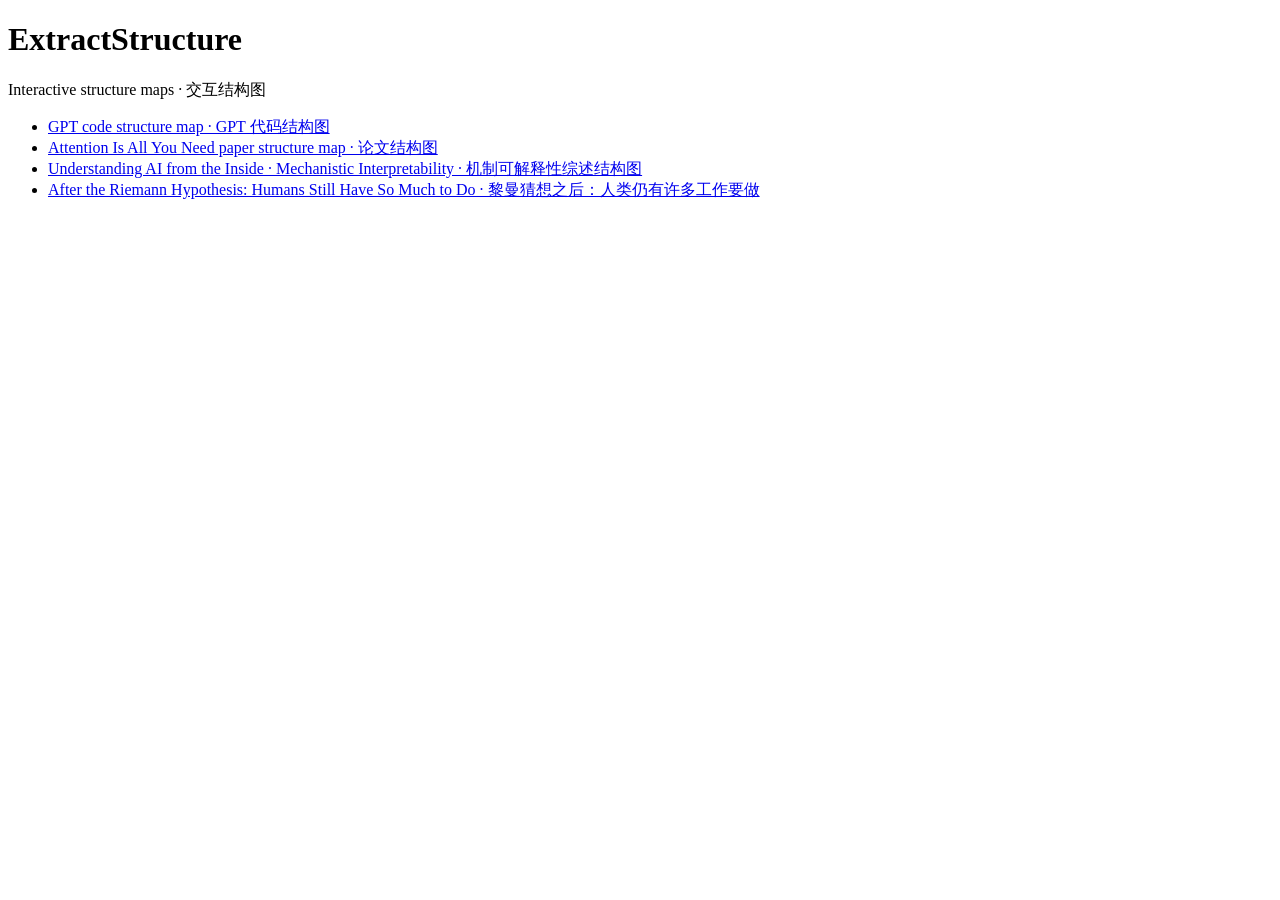
<file: docs/index.html>
<!doctype html><html lang="en"><head><meta charset="utf-8"><meta name="viewport" content="width=device-width,initial-scale=1"><title>ExtractStructure Examples</title></head><body><main><h1>ExtractStructure</h1><p>Interactive structure maps · 交互结构图</p><ul><li><a href="examples/gpt-code-structure.html">GPT code structure map · GPT 代码结构图</a></li><li><a href="examples/attention-is-all-you-need-paper-structure.html">Attention Is All You Need paper structure map · 论文结构图</a></li><li><a href="examples/understanding-ai-from-the-inside-paper-structure.html">Understanding AI from the Inside · Mechanistic Interpretability · 机制可解释性综述结构图</a></li><li><a href="examples/collaborative-ai-article-structure.html">After the Riemann Hypothesis: Humans Still Have So Much to Do · 黎曼猜想之后：人类仍有许多工作要做</a></li></ul></main></body></html>
</file>
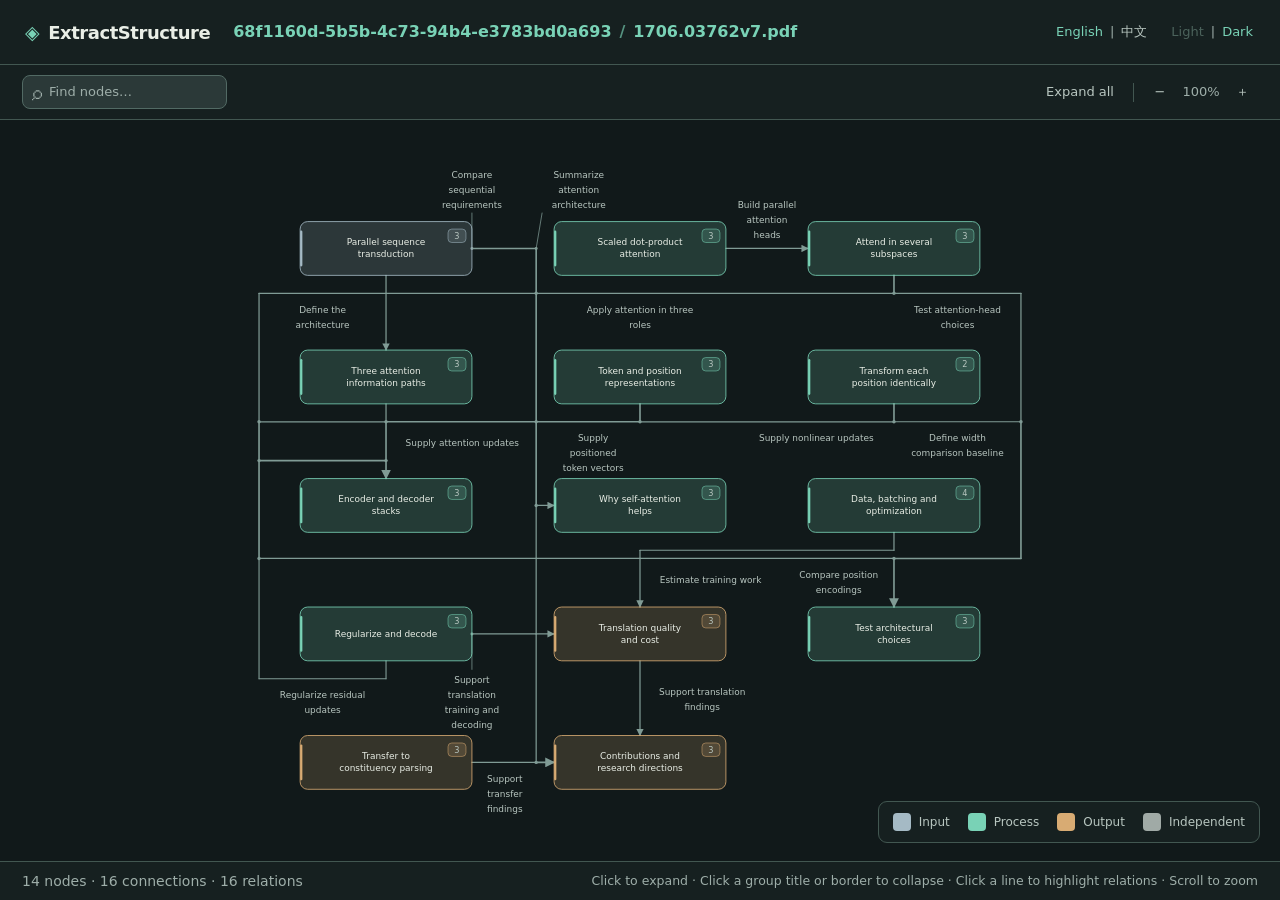
<file: examples/attention-is-all-you-need-paper-structure.html>
<!doctype html>
<!-- 目的和主要功能：提供 ExtractStructure 文章、目录与文件结构图的页面骨架。
     适用范围：本技能的服务页面与独立页面；内部组件读取当前图资料，提供展开、收起和聚焦。 -->
<html lang="zh-CN"><head><meta charset="utf-8"><meta name="viewport" content="width=device-width,initial-scale=1">
<title>ExtractStructure</title>
<style>
/* 目的和主要功能：定义 Mineral Atlas 双主题色彩与 ExtractStructure 页框布局。
 * 适用范围：本 Skill 的目录图和文件图页面；组件按颜色用途读取主题变量。
 */
:root{
  --atlas-font-sans:system-ui,-apple-system,BlinkMacSystemFont,"Segoe UI","PingFang SC","Microsoft YaHei","Noto Sans CJK SC",sans-serif;
  --atlas-font-mono:ui-monospace,SFMono-Regular,Menlo,Monaco,Consolas,"Liberation Mono","Courier New",monospace;
  --atlas-type-product:600 18px/1.5 var(--atlas-font-sans);
  --atlas-type-path:600 16px/1.5 var(--atlas-font-sans);
  --atlas-type-group:600 13px/1.5 var(--atlas-font-sans);
  --atlas-type-filename:500 13px/1.5 var(--atlas-font-mono);
  --atlas-type-description:400 12px/1.5 var(--atlas-font-sans);
  --atlas-type-caption:500 12px/1.5 var(--atlas-font-sans);
  --atlas-type-toolbar:500 13px/1.5 var(--atlas-font-sans);
}
:root,[data-theme="light"]{
  color-scheme:light;
  --atlas-independent:#808987;
  --atlas-category-opacity:.14;--atlas-category-hover-opacity:.20;--atlas-category-selected-opacity:.26;
  --atlas-canvas:#FFFFFF;--atlas-chrome:#FFFFFF;--atlas-group:#E8EAE3;
  --atlas-node:#F4F3EC;--atlas-node-hover:#F6FAF7;--atlas-node-selected:#E9F5F0;
  --atlas-group-border:#CDD5CE;--atlas-node-border:#B7C8BF;
  --atlas-text:#202B2B;--atlas-text-secondary:#4B625B;--atlas-text-muted:#586D65;
  --atlas-edge:#627C72;--atlas-edge-dimmed:#9CAC9F;
  --atlas-accent:#187A69;--atlas-accent-hover:#126557;--atlas-copper:#AF754D;--atlas-overview:#235345;
  --atlas-operation:#187A69;--atlas-data:#4D6D7A;--atlas-result:#547C31;--atlas-rejection:#A75237;
  --atlas-shadow:0 1px 3px #202B2B0A;--atlas-node-filter:drop-shadow(0 1px 2px #202B2B0A);
}
[data-theme="dark"]{
  color-scheme:dark;
  --atlas-independent:#A0AAA6;
  --atlas-category-opacity:.18;--atlas-category-hover-opacity:.24;--atlas-category-selected-opacity:.30;
  --atlas-canvas:#11191A;--atlas-chrome:#162020;--atlas-group:#1C2929;
  --atlas-node:#2B3938;--atlas-node-hover:#334541;--atlas-node-selected:#24413A;
  --atlas-group-border:#425751;--atlas-node-border:#526A64;
  --atlas-text:#E9EEE6;--atlas-text-secondary:#B8C6C0;--atlas-text-muted:#9EAEA9;
  --atlas-edge:#809B95;--atlas-edge-dimmed:#5B746E;
  --atlas-accent:#79D2B6;--atlas-accent-hover:#A3E4D0;--atlas-copper:#D8AB73;--atlas-overview:#548C76;
  --atlas-operation:#79D2B6;--atlas-data:#A5BAC5;--atlas-result:#A9D17B;--atlas-rejection:#E3A07E;
  --atlas-shadow:none;--atlas-node-filter:none;
}
*{box-sizing:border-box}
html,body{height:100%;margin:0;background:var(--atlas-canvas);color:var(--atlas-text)}
code,pre,kbd,samp{font-family:var(--atlas-font-mono)}
body{font:14px/1.5 var(--atlas-font-sans);-webkit-font-smoothing:antialiased;overflow:hidden}
button,input,select,a{font:inherit}button{cursor:pointer}a{color:inherit;text-decoration:none}
button:focus-visible,a:focus-visible,input:focus-visible,select:focus-visible{outline:2px solid var(--atlas-accent);outline-offset:3px}
.app{height:100dvh;min-height:380px;display:flex;flex-direction:column;overflow:hidden;background:var(--atlas-canvas)}
.topbar{display:flex;align-items:center;gap:20px;flex:none;height:65px;min-height:65px;padding:0 25px;background:var(--atlas-chrome);border-bottom:1px solid var(--atlas-group-border)}
.brand{display:inline-flex;align-items:center;gap:9px;flex:none;white-space:nowrap;font:var(--atlas-type-product);letter-spacing:-.45px;color:var(--atlas-text)}
.brand-mark{font-size:19px;font-weight:500;color:var(--atlas-accent)}
.workspace{display:flex;flex-direction:column;flex:1;min-height:0;min-width:0}
.toolbar{font:var(--atlas-type-toolbar);height:55px;flex:none;display:flex;align-items:center;padding:7px 22px;gap:12px;background:var(--atlas-chrome);border-bottom:1px solid var(--atlas-group-border)}
.tool-actions{display:flex;align-items:center;gap:4px;width:100%;min-width:0;flex-shrink:0}
.search-box{display:flex;align-items:center;width:205px;height:34px;border:1px solid var(--atlas-node-border);border-radius:8px;padding:0 9px;background:var(--atlas-node);color:var(--atlas-text-muted);margin-right:auto}
.search-box:focus-within{border-color:var(--atlas-accent)}
.search-symbol{font-size:20px;line-height:1;margin-right:5px}
.search-box input{min-width:0;width:100%;border:0;background:none;outline:0;font:var(--atlas-type-toolbar);color:var(--atlas-text)}
.search-box input::placeholder{color:var(--atlas-text-muted)}
.search-box input::-webkit-search-cancel-button{cursor:pointer}
.icon-button{height:32px;min-width:32px;border:1px solid transparent;border-radius:6px;background:none;padding:5px 8px;color:var(--atlas-text-secondary);font:var(--atlas-type-toolbar)}
.icon-button:hover:not(:disabled){background:var(--atlas-node-hover);color:var(--atlas-text)}
button:disabled{cursor:default;color:var(--atlas-text-muted)}
.tool-actions select{height:32px;max-width:135px;padding:0 8px;border:1px solid var(--atlas-node-border);border-radius:7px;background:var(--atlas-node);color:var(--atlas-text-secondary);font:var(--atlas-type-toolbar)}
.toolbar-separator{width:1px;height:19px;background:var(--atlas-group-border);margin:0 6px}
.zoom-value{min-width:42px;text-align:center;color:var(--atlas-text-muted);font:var(--atlas-type-toolbar);font-variant-numeric:tabular-nums}
.visual-stage{position:relative;display:flex;flex:1;min-height:0;min-width:0;overflow:hidden}
.graph-panel{display:flex;flex-direction:column;position:relative;min-height:0;min-width:0;flex:1;overflow:hidden}
.canvas-wrap,.canvas-wrap.in-focus{display:block;position:relative;flex:1;min-height:180px;min-width:0;overflow:hidden;outline:none;background:var(--atlas-canvas);background-image:none;overscroll-behavior:contain;cursor:grab;touch-action:none;scrollbar-color:var(--atlas-node-border) var(--atlas-canvas)}
.canvas-wrap.is-dragging{cursor:grabbing;user-select:none}
#canvas{position:absolute;inset:0;width:100%;height:100%;touch-action:none}
#canvas>svg#diagram{position:static;width:100%;height:100%;max-width:none;max-height:none;margin:0;user-select:none;will-change:auto;transform:none}
.canvas-foot{height:39px;min-height:39px;flex:none;padding:9px 22px;border-top:1px solid var(--atlas-group-border);background:var(--atlas-chrome);display:flex;justify-content:space-between;gap:14px;align-items:center;font-size:11px;color:var(--atlas-text-muted)}
.canvas-foot>span:first-child{min-width:0;overflow:hidden;white-space:nowrap;text-overflow:ellipsis}
.canvas-foot #sceneStatus{font-size:14px}.canvas-foot #sceneStatus.selection-active{color:var(--atlas-accent)}
.canvas-foot .interaction-hint{font-size:12.5px;white-space:nowrap;color:var(--atlas-text-muted)}
[hidden]{display:none!important}
@media(max-width:1120px){.topbar{padding:0 16px;gap:16px}.search-box{width:150px}.interaction-hint{display:none}.tool-actions{gap:1px}.tool-actions select{max-width:105px}}
@media(max-width:730px){.topbar{height:62px;min-height:62px;padding:10px 12px;gap:12px}.brand{font:var(--atlas-type-product)}.toolbar{font:var(--atlas-type-toolbar);height:auto;min-height:48px;padding:7px 10px;gap:6px}.tool-actions{flex-wrap:wrap;gap:3px}.search-box{width:145px}.tool-actions select{max-width:90px}.icon-button{min-width:24px;padding:4px 6px}.toolbar-separator{display:none}.canvas-foot{font-size:10px;padding:7px 10px}.canvas-foot #sceneStatus{font-size:13px}}


.canvas-wrap.is-dragging #diagram .node-surface{filter:none!important}
.canvas-wrap.is-dragging #diagram{pointer-events:none}
</style>
<style>
/* 目的和主要功能：将 Mineral Atlas 色彩角色应用于节点、分组、关系与交互状态。
 * 适用范围：本 Skill 的目录图和文件图画布；主题切换沿用相同布局及语义。
 */
.status-legend{position:absolute;z-index:3;display:flex;align-items:center;pointer-events:none;border:1px solid var(--atlas-group-border);border-radius:9px;bottom:18px;right:20px;padding:11px 14px;gap:18px;background:var(--atlas-chrome)}
.legend-item{display:flex;align-items:center;gap:8px;white-space:nowrap;color:var(--atlas-text-secondary);font-size:12px}
.legend-swatch{display:block;width:18px;height:18px;border-radius:4px;flex:none}
.legend-swatch.overview{background:var(--atlas-overview)}
.legend-swatch.operation{background:var(--atlas-operation)}.legend-swatch.object{background:var(--atlas-data)}.legend-swatch.result{background:var(--atlas-result)}.legend-swatch.failure{background:var(--atlas-rejection)}
.node{outline:none}.node text{pointer-events:none}
#diagram .graph-node .node-surface{fill:var(--atlas-node);stroke:var(--atlas-node-border);stroke-width:1.1;filter:var(--atlas-node-filter);transition:none}
#diagram .graph-node.upper .node-surface{stroke:var(--atlas-overview)}
#diagram .graph-node[class*="category-"] .node-surface{stroke:var(--node-category-color)}
#diagram .graph-node:hover .node-surface{fill:var(--node-category-color,var(--atlas-node-hover));stroke:var(--node-category-color,var(--atlas-accent));stroke-width:1.5}
#diagram .graph-node.selected .node-surface{fill:var(--node-category-color,var(--atlas-node-selected));stroke:var(--node-category-color,var(--atlas-accent));stroke-width:1.9}
#diagram .graph-node:focus-visible .node-surface{stroke:var(--node-category-color,var(--atlas-accent));stroke-width:2.5}
#diagram .graph-node:focus-visible{outline:2px solid var(--node-category-color,var(--atlas-accent));outline-offset:5px;border-radius:10px}
#diagram .graph-node .node-title{fill:var(--atlas-text);font:var(--atlas-type-description)}
#diagram .graph-node .node-filename{font:var(--atlas-type-filename);fill:var(--atlas-text)}
.node .node-status{stroke:none}.node.lower{cursor:pointer}
#diagram .graph-node .node-entry-link{cursor:pointer;outline:none}
#diagram .graph-node .node-entry-link text{pointer-events:auto;text-decoration:underline;text-decoration-thickness:.7px;text-underline-offset:3px}
#diagram .graph-node .node-entry-link:hover text,#diagram .graph-node .node-entry-link:focus-visible text{fill:var(--node-category-color,var(--atlas-accent))}
#diagram .graph-node .child-count rect{fill:var(--atlas-group);stroke:var(--atlas-node-border);stroke-width:.7}
#diagram .graph-node .child-count text{fill:var(--atlas-text-secondary);font-size:11px}
.guides{display:none}
.edge{cursor:pointer}.edge>.edge-line,.edge>.edge-hit,.edge>.arrow-end,.edge>.arrow-start{display:none!important}
.wire-segment{cursor:pointer;outline:none}.wire-line{stroke:var(--atlas-edge);stroke-width:1.5;pointer-events:none}
.wire-segment.main .wire-line{stroke-width:1.65}.wire-segment.shared .wire-line{stroke-width:2.2}
.wire-segment.related-hover .wire-line{stroke:var(--atlas-accent-hover);stroke-width:2}
.wire-segment:hover .wire-line,.wire-segment:focus-visible .wire-line{stroke:var(--atlas-accent-hover);stroke-width:2.5}
.wire-segment.selected .wire-line{stroke:var(--atlas-accent);stroke-width:2.8}
.wire-segment.dim .wire-line{stroke:var(--atlas-edge-dimmed)}
.wire-hit{pointer-events:stroke}.wire-junction{fill:var(--atlas-edge)}
.node.dim{opacity:.65}.wire-segment.dim{opacity:.8}.inline-caption.dim{opacity:.8}
.owner-control{cursor:pointer;outline:none}.owner-control text{pointer-events:none}
.range-fill{fill:var(--atlas-canvas);fill-opacity:1;pointer-events:none}
.range-outline{fill:none;stroke:var(--concept-color,var(--atlas-overview));stroke-width:1.2;pointer-events:none}
.range-border-hit{fill:none;stroke:transparent;stroke-width:12;pointer-events:stroke;cursor:pointer;outline:none}
.concept-focused .range-outline,.range-border-hit:focus-visible{stroke:var(--concept-color,var(--atlas-accent));stroke-width:1.8}
.concept-title rect{fill:none;stroke:none;pointer-events:all}
.concept-title text{font:var(--atlas-type-group);fill:var(--atlas-text-secondary)}
.concept-title .concept-disclosure{font-size:20px}
.concept-title:hover text,.concept-title:focus-visible text,.concept-title.concept-focused text{fill:var(--concept-color,var(--atlas-accent))}
.concept-title:focus-visible rect{stroke:var(--concept-color,var(--atlas-accent));stroke-width:1.5}
.node.concept-member .node-surface{stroke:var(--node-category-color,var(--atlas-accent));stroke-width:1.5}
#diagram .graph-node[class*="category-"] .node-surface{fill:var(--node-category-color);fill-opacity:var(--atlas-category-opacity)}
#diagram .graph-node[class*="category-"]:hover .node-surface{fill-opacity:var(--atlas-category-hover-opacity)}
#diagram .graph-node[class*="category-"].selected .node-surface{fill-opacity:var(--atlas-category-selected-opacity)}
#diagram .graph-node[class*="category-"]:focus-visible .node-surface{fill-opacity:var(--atlas-category-selected-opacity)}
#diagram .graph-node[class*="category-"] .child-count rect{fill:var(--node-category-color);fill-opacity:var(--atlas-category-opacity);stroke:var(--node-category-color)}

.inline-caption{cursor:pointer;outline:none}
.inline-caption text{fill:var(--atlas-text-secondary);font:var(--atlas-type-caption);stroke:none}
.inline-caption.selected text,.inline-caption:hover text,.inline-caption:focus-visible text{fill:var(--atlas-accent)}
.caption-hitbox{fill:none;stroke:none;pointer-events:all}
.caption-leader{stroke:var(--atlas-edge);stroke-width:1;pointer-events:stroke}.caption-anchor{fill:var(--atlas-edge);pointer-events:none}
.inline-caption.selected .caption-leader,.inline-caption:hover .caption-leader,.inline-caption:focus-visible .caption-leader{stroke:var(--atlas-accent);stroke-width:1.6}
.graph-pathbar{display:flex;align-items:center;gap:4px;flex:1;min-width:0;padding:0;overflow-x:auto;white-space:nowrap;scrollbar-width:thin;color:var(--atlas-accent)}
.graph-breadcrumbs{display:flex;gap:5px;align-items:center;flex:none;font:var(--atlas-type-path);color:inherit}
.graph-pathbar a{color:inherit;text-decoration:none}.graph-pathbar a:hover{text-decoration:underline}
.path-divider{color:inherit;opacity:.65}
.graph-breadcrumbs .path-segment,.graph-breadcrumbs .path-choice{appearance:none;flex:none;background:transparent;border:0;border-radius:4px;color:inherit;font:inherit;cursor:pointer;white-space:nowrap}
.graph-breadcrumbs .path-segment{padding:5px 3px;max-width:260px}.graph-breadcrumbs .path-choice{line-height:26px;padding:0 3px}
.path-choice:hover,.path-choice:focus-visible,.path-next:hover,.path-next:focus-within{background:var(--atlas-node-hover);color:var(--atlas-text)}
.path-segment option,.graph-pathbar #graphPicker option{background:var(--atlas-node);color:var(--atlas-text)}
.path-next{position:relative;display:inline-flex;align-items:center;justify-content:center;width:22px;height:26px;color:var(--atlas-text-secondary);border-radius:4px}
.path-next svg{position:absolute;pointer-events:none;z-index:1}
.graph-pathbar .path-next #graphPicker{appearance:none;display:block;margin:0;width:22px;min-width:22px;max-width:22px;height:26px;padding:0;border:0;background:transparent;color:transparent;cursor:pointer}
.path-next .path-choice-next{position:absolute;inset:0;width:22px;height:26px;padding:0}
.file-suffix{color:inherit}
.path-menu{position:fixed;z-index:1000;min-width:180px;max-width:min(420px,calc(100vw - 16px));max-height:min(360px,calc(100vh - 24px));overflow:auto;padding:5px;background:var(--atlas-node);border:1px solid var(--atlas-node-border);border-radius:7px;box-shadow:var(--atlas-shadow);font:var(--atlas-type-toolbar)}
.path-menu button{display:block;width:100%;text-align:left;border:0;border-radius:3px;background:transparent;color:var(--atlas-text-secondary);padding:7px 10px;cursor:pointer;font:inherit;white-space:nowrap}
.path-menu button:hover,.path-menu button:focus-visible{background:var(--atlas-node-hover);color:var(--atlas-text)}
.path-menu button.current{background:var(--atlas-node-selected);color:var(--atlas-accent)}
.path-menu[hidden],.graph-breadcrumbs select[hidden],.path-next select[hidden]{display:none}
.language-switch,.theme-switch{display:flex;align-items:center;gap:5px;flex:none;font:var(--atlas-type-toolbar);color:var(--atlas-text-muted)}
.topbar .language-switch{margin-left:auto}
.language-switch button,.theme-switch button{background:transparent;border:0;padding:4px 2px;color:var(--atlas-text-secondary);cursor:pointer}
.language-switch button.active,.theme-switch button.active{color:var(--atlas-accent)}
.language-switch button:hover,.theme-switch button:hover{color:var(--atlas-accent-hover)}
.language-notice{font:11px var(--atlas-font-sans);color:var(--atlas-copper);max-width:420px}
.graph-empty-message{margin:60px auto;padding:24px;max-width:560px;color:var(--atlas-text-secondary);font:14px/1.8 var(--atlas-font-sans);text-align:center}
@media(max-width:730px){.language-switch,.theme-switch{gap:3px}.graph-pathbar{padding:0}.status-legend{right:10px;bottom:12px;padding:8px 10px;gap:12px}.legend-item{font-size:11px}.legend-swatch{height:16px;width:16px}}

/* 节点名称与解释在悬停或键盘聚焦时完整显示。 */
.node-explanation{position:fixed;z-index:1000;max-width:min(420px,calc(100vw - 16px));max-height:calc(100vh - 16px);overflow:auto;padding:12px 16px;border:1px solid var(--atlas-edge);border-radius:8px;background:var(--atlas-canvas,#fff);color:var(--atlas-text);font:13px/1.6 var(--atlas-font-sans);white-space:pre-wrap;overflow-wrap:anywhere;box-shadow:0 4px 20px #0002;}
.node-explanation[hidden]{display:none}.node-explanation strong{display:block;margin-bottom:4px;}

</style></head>
<body><div class="app">
<header class="topbar"><div class="brand"><span class="brand-mark" aria-hidden="true">◈</span>ExtractStructure</div><nav class="graph-pathbar" aria-label="源码目录与文件"><div id="graphBreadcrumbs" class="graph-breadcrumbs"></div><span id="pathNext" class="path-next"><select id="graphPicker" aria-label="选择下一级目录或文件"></select><svg width="10" height="6" viewBox="0 0 10 6" aria-hidden="true"><path d="M1 1l4 4 4-4" fill="none" stroke="currentColor" stroke-width="1.5" stroke-linecap="round" stroke-linejoin="round"/></svg></span><span id="languageNotice" class="language-notice" hidden></span></nav><div class="language-switch" aria-label="Language"><button type="button" data-language="en">English</button><span aria-hidden="true">|</span><button type="button" data-language="zh">中文</button></div><div class="theme-switch" aria-label="Theme"><button type="button" data-theme="light">Light</button><span aria-hidden="true">|</span><button type="button" data-theme="dark">Dark</button></div></header>

<div class="workspace"><div class="toolbar"><div class="tool-actions"><label class="search-box"><span class="search-symbol" aria-hidden="true">⌕</span><input id="search" type="search" placeholder="查找节点…" aria-label="查找节点" autocomplete="off"></label><button id="expandAll" class="icon-button">全部展开</button><span class="toolbar-separator"></span><button id="minus" class="icon-button" aria-label="缩小">−</button><span id="zoom" class="zoom-value">100%</span><button id="plus" class="icon-button" aria-label="放大">＋</button></div></div>
<div class="visual-stage"><main class="graph-panel"><div id="canvasWrap" class="canvas-wrap"><div id="canvas"></div><div class="status-legend" role="note" aria-label="节点颜色表示输入、过程、输出与独立节点"><span class="legend-item"><i class="legend-swatch" style="background:var(--atlas-data)"></i>输入</span><span class="legend-item"><i class="legend-swatch" style="background:var(--atlas-operation)"></i>过程</span><span class="legend-item"><i class="legend-swatch" style="background:var(--atlas-copper)"></i>输出</span><span class="legend-item"><i class="legend-swatch" style="background:var(--atlas-independent)"></i>独立</span></div></div><footer class="canvas-foot"><span id="sceneStatus" aria-live="polite"></span><span class="interaction-hint">点击功能展开 · 点击范围标题或边界收起 · 点击线段高亮关系 · 滚轮缩放</span></footer></main></div></div></div>
<script id="extractStructureBundle" type="application/json">{"source": "68f1160d-5b5b-4c73-94b4-e3783bd0a693/1706.03762v7.pdf", "language": "en", "theme": "dark", "catalog": [{"id": "folders/68f1160d-5b5b-4c73-94b4-e3783bd0a693", "source": "68f1160d-5b5b-4c73-94b4-e3783bd0a693", "kind": "folder", "title": "68f1160d-5b5b-4c73-94b4-e3783bd0a693", "url": "/extract-structure/68f1160d-5b5b-4c73-94b4-e3783bd0a693", "available": false, "files": []}, {"id": "files/68f1160d-5b5b-4c73-94b4-e3783bd0a693/1706.03762v7.pdf", "title": "1706.03762v7.pdf · Explain the Transformer architecture, training choices and sequence-transduction evidence", "url": "/extract-structure/68f1160d-5b5b-4c73-94b4-e3783bd0a693/1706.03762v7.pdf", "kind": "file", "source": "68f1160d-5b5b-4c73-94b4-e3783bd0a693/1706.03762v7.pdf", "files": []}], "graphs": {"folders/68f1160d-5b5b-4c73-94b4-e3783bd0a693": {"graph": null, "source": "68f1160d-5b5b-4c73-94b4-e3783bd0a693", "available": false}, "files/68f1160d-5b5b-4c73-94b4-e3783bd0a693/1706.03762v7.pdf": {"graph": {"graph_kind": "article", "purpose": "Explain the Transformer architecture, training choices and sequence-transduction evidence", "scope": {"target": "68f1160d-5b5b-4c73-94b4-e3783bd0a693/1706.03762v7.pdf", "coverage": "Main body on physical PDF pages 1–10, from abstract through Section 7 conclusion."}, "source": "68f1160d-5b5b-4c73-94b4-e3783bd0a693/1706.03762v7.pdf", "context": {"interpretation": "Explain the Transformer architecture, training choices and sequence-transduction evidence", "basis": "Agent reading of selected article passages and recorded evidence."}, "source_index": [{"path": "68f1160d-5b5b-4c73-94b4-e3783bd0a693/1706.03762v7.pdf", "sha256": "bdfaa68d8984f0dc02beaca527b76f207d99b666d31d1da728ee0728182df697"}], "analysis": {"method": "Agent-authored article structure with original page or line locations", "source_sha256": "bdfaa68d8984f0dc02beaca527b76f207d99b666d31d1da728ee0728182df697", "source_files": {"68f1160d-5b5b-4c73-94b4-e3783bd0a693/1706.03762v7.pdf": "bdfaa68d8984f0dc02beaca527b76f207d99b666d31d1da728ee0728182df697"}}, "graphs": {"L1": {"name": "Topics", "explanation": "Explain the Transformer architecture, training choices and sequence-transduction evidence", "nodes": [{"id": "L1_MOTIVE", "name": "Parallel sequence transduction", "meaning": "Replace position-by-position recurrence with attention-based representations for translation.", "source": [{"path": "68f1160d-5b5b-4c73-94b4-e3783bd0a693/1706.03762v7.pdf", "pages": [2, 2], "section": "1 Introduction"}, {"path": "68f1160d-5b5b-4c73-94b4-e3783bd0a693/1706.03762v7.pdf", "pages": [2, 2], "section": "1 Introduction; 2 Background"}, {"path": "68f1160d-5b5b-4c73-94b4-e3783bd0a693/1706.03762v7.pdf", "pages": [2, 2], "section": "2 Background"}], "category": "input"}, {"id": "L1_STACKS", "name": "Encoder and decoder stacks", "meaning": "Encode the source sequence and generate target tokens conditioned on encoded source and earlier outputs.", "source": [{"path": "68f1160d-5b5b-4c73-94b4-e3783bd0a693/1706.03762v7.pdf", "pages": [3, 3], "section": "3.1 Encoder and decoder stacks"}, {"path": "68f1160d-5b5b-4c73-94b4-e3783bd0a693/1706.03762v7.pdf", "pages": [3, 3], "section": "3.1 Encoder and decoder stacks"}, {"path": "68f1160d-5b5b-4c73-94b4-e3783bd0a693/1706.03762v7.pdf", "pages": [3, 3], "section": "3.1 Encoder and decoder stacks"}], "category": "process"}, {"id": "L1_SCALED", "name": "Scaled dot-product attention", "meaning": "Compute query-key compatibility, normalize scores and combine value vectors.", "source": [{"path": "68f1160d-5b5b-4c73-94b4-e3783bd0a693/1706.03762v7.pdf", "pages": [3, 4], "section": "3.2 Attention"}, {"path": "68f1160d-5b5b-4c73-94b4-e3783bd0a693/1706.03762v7.pdf", "pages": [4, 4], "section": "3.2.1 Scaled dot-product attention", "label": "Equation 1"}, {"path": "68f1160d-5b5b-4c73-94b4-e3783bd0a693/1706.03762v7.pdf", "pages": [4, 4], "section": "3.2.1 Scaled dot-product attention", "label": "Footnote 4"}], "category": "process"}, {"id": "L1_HEADS", "name": "Attend in several subspaces", "meaning": "Learn separate projections and combine parallel attention heads.", "source": [{"path": "68f1160d-5b5b-4c73-94b4-e3783bd0a693/1706.03762v7.pdf", "pages": [4, 5], "section": "3.2.2 Multi-head attention"}, {"path": "68f1160d-5b5b-4c73-94b4-e3783bd0a693/1706.03762v7.pdf", "pages": [5, 5], "section": "3.2.2 Multi-head attention"}, {"path": "68f1160d-5b5b-4c73-94b4-e3783bd0a693/1706.03762v7.pdf", "pages": [5, 5], "section": "3.2.2 Multi-head attention"}], "category": "process"}, {"id": "L1_ROUTES", "name": "Three attention information paths", "meaning": "Choose attention inputs and masking according to encoder, decoder and source-access roles.", "source": [{"path": "68f1160d-5b5b-4c73-94b4-e3783bd0a693/1706.03762v7.pdf", "pages": [5, 5], "section": "3.2.3 Applications of attention"}, {"path": "68f1160d-5b5b-4c73-94b4-e3783bd0a693/1706.03762v7.pdf", "pages": [5, 5], "section": "3.2.3 Applications of attention"}, {"path": "68f1160d-5b5b-4c73-94b4-e3783bd0a693/1706.03762v7.pdf", "pages": [5, 5], "section": "3.2.3 Applications of attention"}], "category": "process"}, {"id": "L1_REPRESENT", "name": "Token and position representations", "meaning": "Combine learned token identity, position signals and a shared vocabulary prediction matrix.", "source": [{"path": "68f1160d-5b5b-4c73-94b4-e3783bd0a693/1706.03762v7.pdf", "pages": [5, 5], "section": "3.4 Embeddings and softmax"}, {"path": "68f1160d-5b5b-4c73-94b4-e3783bd0a693/1706.03762v7.pdf", "pages": [6, 6], "section": "3.5 Positional encoding"}, {"path": "68f1160d-5b5b-4c73-94b4-e3783bd0a693/1706.03762v7.pdf", "pages": [6, 6], "section": "3.5 Positional encoding"}], "category": "process"}, {"id": "L1_FEEDFORWARD", "name": "Transform each position identically", "meaning": "Add a two-layer nonlinear transformation after attention.", "source": [{"path": "68f1160d-5b5b-4c73-94b4-e3783bd0a693/1706.03762v7.pdf", "pages": [5, 5], "section": "3.3 Position-wise feed-forward networks", "label": "Equation 2"}, {"path": "68f1160d-5b5b-4c73-94b4-e3783bd0a693/1706.03762v7.pdf", "pages": [5, 5], "section": "3.3 Position-wise feed-forward networks"}], "category": "process"}, {"id": "L1_COMPLEXITY", "name": "Why self-attention helps", "meaning": "Compare computational work, sequential steps and long-range communication paths.", "source": [{"path": "68f1160d-5b5b-4c73-94b4-e3783bd0a693/1706.03762v7.pdf", "pages": [6, 6], "section": "4 Why self-attention", "label": "Table 1"}, {"path": "68f1160d-5b5b-4c73-94b4-e3783bd0a693/1706.03762v7.pdf", "pages": [6, 7], "section": "4 Why self-attention"}, {"path": "68f1160d-5b5b-4c73-94b4-e3783bd0a693/1706.03762v7.pdf", "pages": [7, 7], "section": "4 Why self-attention"}], "category": "process"}, {"id": "L1_TRAIN", "name": "Data, batching and optimization", "meaning": "Train translation models on length-grouped batches with a warmup learning-rate schedule.", "source": [{"path": "68f1160d-5b5b-4c73-94b4-e3783bd0a693/1706.03762v7.pdf", "pages": [7, 7], "section": "5.1 Training data and batching"}, {"path": "68f1160d-5b5b-4c73-94b4-e3783bd0a693/1706.03762v7.pdf", "pages": [7, 7], "section": "5.1 Training data and batching"}, {"path": "68f1160d-5b5b-4c73-94b4-e3783bd0a693/1706.03762v7.pdf", "pages": [7, 7], "section": "5.3 Optimizer", "label": "Equation 3"}, {"path": "68f1160d-5b5b-4c73-94b4-e3783bd0a693/1706.03762v7.pdf", "pages": [7, 7], "section": "5.2 Hardware and schedule"}], "category": "process"}, {"id": "L1_REGULARIZE", "name": "Regularize and decode", "meaning": "Apply dropout and target smoothing during training, then average checkpoints and run beam search.", "source": [{"path": "68f1160d-5b5b-4c73-94b4-e3783bd0a693/1706.03762v7.pdf", "pages": [8, 8], "section": "5.4 Regularization"}, {"path": "68f1160d-5b5b-4c73-94b4-e3783bd0a693/1706.03762v7.pdf", "pages": [8, 8], "section": "5.4 Regularization"}, {"path": "68f1160d-5b5b-4c73-94b4-e3783bd0a693/1706.03762v7.pdf", "pages": [8, 8], "section": "6.1 Machine translation"}], "category": "process"}, {"id": "L1_TRANSLATE", "name": "Translation quality and cost", "meaning": "Compare translation scores and estimated training work with prior architectures.", "source": [{"path": "68f1160d-5b5b-4c73-94b4-e3783bd0a693/1706.03762v7.pdf", "pages": [8, 8], "section": "6.1 Machine translation", "label": "Table 2"}, {"path": "68f1160d-5b5b-4c73-94b4-e3783bd0a693/1706.03762v7.pdf", "pages": [1, 8], "section": "Abstract; 6.1 Machine translation", "label": "Table 2"}, {"path": "68f1160d-5b5b-4c73-94b4-e3783bd0a693/1706.03762v7.pdf", "pages": [8, 8], "section": "6.1 Machine translation", "label": "Table 2"}], "category": "output"}, {"id": "L1_VARIATIONS", "name": "Test architectural choices", "meaning": "Change individual components on the English-German development set without checkpoint averaging.", "source": [{"path": "68f1160d-5b5b-4c73-94b4-e3783bd0a693/1706.03762v7.pdf", "pages": [9, 9], "section": "6.2 Model variations", "label": "Table 3"}, {"path": "68f1160d-5b5b-4c73-94b4-e3783bd0a693/1706.03762v7.pdf", "pages": [9, 9], "section": "6.2 Model variations", "label": "Table 3"}, {"path": "68f1160d-5b5b-4c73-94b4-e3783bd0a693/1706.03762v7.pdf", "pages": [9, 9], "section": "6.2 Model variations", "label": "Table 3, row E"}], "category": "process"}, {"id": "L1_PARSING", "name": "Transfer to constituency parsing", "meaning": "Evaluate the sequence model on structured outputs with both limited and additional training data.", "source": [{"path": "68f1160d-5b5b-4c73-94b4-e3783bd0a693/1706.03762v7.pdf", "pages": [9, 9], "section": "6.3 English constituency parsing"}, {"path": "68f1160d-5b5b-4c73-94b4-e3783bd0a693/1706.03762v7.pdf", "pages": [10, 10], "section": "6.3 English constituency parsing"}, {"path": "68f1160d-5b5b-4c73-94b4-e3783bd0a693/1706.03762v7.pdf", "pages": [10, 10], "section": "6.3 English constituency parsing", "label": "Table 4"}], "category": "output"}, {"id": "L1_CONTRIBUTIONS", "name": "Contributions and research directions", "meaning": "Connect the attention-based design to translation performance and broader sequence tasks.", "source": [{"path": "68f1160d-5b5b-4c73-94b4-e3783bd0a693/1706.03762v7.pdf", "pages": [2, 10], "section": "1 Introduction; 7 Conclusion"}, {"path": "68f1160d-5b5b-4c73-94b4-e3783bd0a693/1706.03762v7.pdf", "pages": [10, 10], "section": "7 Conclusion"}, {"path": "68f1160d-5b5b-4c73-94b4-e3783bd0a693/1706.03762v7.pdf", "pages": [10, 10], "section": "7 Conclusion"}], "category": "output"}], "edges": [{"from": "L1_MOTIVE", "to": "L1_STACKS", "label": "Define the architecture", "description": "Define the architecture", "source": [{"path": "68f1160d-5b5b-4c73-94b4-e3783bd0a693/1706.03762v7.pdf", "pages": [3, 3], "section": "3.1 Encoder and decoder stacks"}]}, {"from": "L1_SCALED", "to": "L1_HEADS", "label": "Build parallel attention heads", "description": "Build parallel attention heads", "source": [{"path": "68f1160d-5b5b-4c73-94b4-e3783bd0a693/1706.03762v7.pdf", "pages": [4, 5], "section": "3.2.2 Multi-head attention"}]}, {"from": "L1_HEADS", "to": "L1_ROUTES", "label": "Apply attention in three roles", "description": "Apply attention in three roles", "source": [{"path": "68f1160d-5b5b-4c73-94b4-e3783bd0a693/1706.03762v7.pdf", "pages": [5, 5], "section": "3.2.3 Applications of attention"}]}, {"from": "L1_ROUTES", "to": "L1_STACKS", "label": "Supply attention updates", "description": "Supply attention updates", "source": [{"path": "68f1160d-5b5b-4c73-94b4-e3783bd0a693/1706.03762v7.pdf", "pages": [3, 3], "section": "3.1 Encoder and decoder stacks"}]}, {"from": "L1_REPRESENT", "to": "L1_STACKS", "label": "Supply positioned token vectors", "description": "Supply positioned token vectors", "source": [{"path": "68f1160d-5b5b-4c73-94b4-e3783bd0a693/1706.03762v7.pdf", "pages": [3, 3], "section": "3.1 Encoder and decoder stacks"}]}, {"from": "L1_FEEDFORWARD", "to": "L1_STACKS", "label": "Supply nonlinear updates", "description": "Supply nonlinear updates", "source": [{"path": "68f1160d-5b5b-4c73-94b4-e3783bd0a693/1706.03762v7.pdf", "pages": [3, 3], "section": "3.1 Encoder and decoder stacks"}]}, {"from": "L1_MOTIVE", "to": "L1_COMPLEXITY", "label": "Compare sequential requirements", "description": "Compare sequential requirements", "source": [{"path": "68f1160d-5b5b-4c73-94b4-e3783bd0a693/1706.03762v7.pdf", "pages": [6, 6], "section": "4 Why self-attention", "label": "Table 1"}]}, {"from": "L1_TRAIN", "to": "L1_TRANSLATE", "label": "Estimate training work", "description": "Estimate training work", "source": [{"path": "68f1160d-5b5b-4c73-94b4-e3783bd0a693/1706.03762v7.pdf", "pages": [8, 8], "section": "6.1 Machine translation", "label": "Table 2"}]}, {"from": "L1_REGULARIZE", "to": "L1_TRANSLATE", "label": "Support translation training and decoding", "description": "Support translation training and decoding", "source": [{"path": "68f1160d-5b5b-4c73-94b4-e3783bd0a693/1706.03762v7.pdf", "pages": [8, 8], "section": "6.1 Machine translation", "label": "Table 2"}]}, {"from": "L1_HEADS", "to": "L1_VARIATIONS", "label": "Test attention-head choices", "description": "Test attention-head choices", "source": [{"path": "68f1160d-5b5b-4c73-94b4-e3783bd0a693/1706.03762v7.pdf", "pages": [9, 9], "section": "6.2 Model variations", "label": "Table 3"}]}, {"from": "L1_REPRESENT", "to": "L1_VARIATIONS", "label": "Compare position encodings", "description": "Compare position encodings", "source": [{"path": "68f1160d-5b5b-4c73-94b4-e3783bd0a693/1706.03762v7.pdf", "pages": [9, 9], "section": "6.2 Model variations", "label": "Table 3, row E"}]}, {"from": "L1_TRANSLATE", "to": "L1_CONTRIBUTIONS", "label": "Support translation findings", "description": "Support translation findings", "source": [{"path": "68f1160d-5b5b-4c73-94b4-e3783bd0a693/1706.03762v7.pdf", "pages": [10, 10], "section": "7 Conclusion"}]}, {"from": "L1_PARSING", "to": "L1_CONTRIBUTIONS", "label": "Support transfer findings", "description": "Support transfer findings", "source": [{"path": "68f1160d-5b5b-4c73-94b4-e3783bd0a693/1706.03762v7.pdf", "pages": [10, 10], "section": "7 Conclusion"}]}, {"from": "L1_MOTIVE", "to": "L1_CONTRIBUTIONS", "label": "Summarize attention architecture", "description": "Summarize attention architecture", "source": [{"path": "68f1160d-5b5b-4c73-94b4-e3783bd0a693/1706.03762v7.pdf", "pages": [2, 10], "section": "1 Introduction; 7 Conclusion"}]}]}, "L2": {"name": "Article details", "explanation": "Explain the Transformer architecture, training choices and sequence-transduction evidence", "nodes": [{"id": "L2_SEQUENTIAL", "name": "Recurrence limits parallel training", "meaning": "Recurrent models compute each hidden state from the previous one, making training within a sequence inherently sequential, especially costly for long inputs.", "source": [{"path": "68f1160d-5b5b-4c73-94b4-e3783bd0a693/1706.03762v7.pdf", "pages": [2, 2], "section": "1 Introduction"}], "category": "input"}, {"id": "L2_PREVIOUS", "name": "Attention and convolution precedents", "meaning": "Earlier attention handles distant dependencies alongside recurrent networks; convolutional approaches parallelize positions but require longer paths to connect distant tokens.", "source": [{"path": "68f1160d-5b5b-4c73-94b4-e3783bd0a693/1706.03762v7.pdf", "pages": [2, 2], "section": "1 Introduction; 2 Background"}], "category": "input"}, {"id": "L2_PROPOSAL", "name": "Use attention throughout", "meaning": "The Transformer forms encoder and decoder representations with self-attention and positionwise feed-forward networks, enabling parallel computation during training.", "source": [{"path": "68f1160d-5b5b-4c73-94b4-e3783bd0a693/1706.03762v7.pdf", "pages": [2, 2], "section": "2 Background"}], "category": "output"}, {"id": "L2_ENCODER", "name": "Six encoder layers, width 512", "meaning": "Each of six encoder layers applies multi-head self-attention and a positionwise feed-forward network. All sublayers and embeddings use model width 512.", "source": [{"path": "68f1160d-5b5b-4c73-94b4-e3783bd0a693/1706.03762v7.pdf", "pages": [3, 3], "section": "3.1 Encoder and decoder stacks"}], "category": "input"}, {"id": "L2_DECODER", "name": "Six decoder layers with source access", "meaning": "Each decoder layer has masked self-attention, encoder-decoder attention and a feed-forward network. Shift target inputs by one position so predictions use earlier known outputs.", "source": [{"path": "68f1160d-5b5b-4c73-94b4-e3783bd0a693/1706.03762v7.pdf", "pages": [3, 3], "section": "3.1 Encoder and decoder stacks"}], "category": "process"}, {"id": "L2_RESIDUAL", "name": "Add residual, then normalize", "meaning": "Each sublayer computes LayerNorm(x + Sublayer(x)). Consistent model width allows residual addition across attention and feed-forward sublayers.", "source": [{"path": "68f1160d-5b5b-4c73-94b4-e3783bd0a693/1706.03762v7.pdf", "pages": [3, 3], "section": "3.1 Encoder and decoder stacks"}], "category": "output"}, {"id": "L2_QKV", "name": "Queries, keys and values", "meaning": "A query assigns weights to key-value pairs; the attention output is the corresponding weighted sum of value vectors. Queries and keys have width d_k.", "source": [{"path": "68f1160d-5b5b-4c73-94b4-e3783bd0a693/1706.03762v7.pdf", "pages": [3, 4], "section": "3.2 Attention"}], "category": "input"}, {"id": "L2_FORMULA", "name": "Softmax of scaled query-key scores", "meaning": "Compute Attention(Q,K,V)=softmax(QKᵀ/√d_k)V using matrix multiplication for many queries together.", "source": [{"path": "68f1160d-5b5b-4c73-94b4-e3783bd0a693/1706.03762v7.pdf", "pages": [4, 4], "section": "3.2.1 Scaled dot-product attention", "label": "Equation 1"}], "category": "output"}, {"id": "L2_SCALE", "name": "Control large dot products", "meaning": "With independent query and key components of zero mean and unit variance, a dot product has variance d_k. Scaling by 1/√d_k counteracts growth that can push softmax into small-gradient regions.", "source": [{"path": "68f1160d-5b5b-4c73-94b4-e3783bd0a693/1706.03762v7.pdf", "pages": [4, 4], "section": "3.2.1 Scaled dot-product attention", "label": "Footnote 4"}], "category": "process"}, {"id": "L2_PROJECT", "name": "Project each head independently", "meaning": "Use distinct learned query, key and value projections for each head, allowing attention to different positions and representation subspaces.", "source": [{"path": "68f1160d-5b5b-4c73-94b4-e3783bd0a693/1706.03762v7.pdf", "pages": [4, 5], "section": "3.2.2 Multi-head attention"}], "category": "input"}, {"id": "L2_EIGHT", "name": "Eight heads of width 64", "meaning": "The base model uses eight heads with key and value widths 64, so total computation is similar to one full-width head.", "source": [{"path": "68f1160d-5b5b-4c73-94b4-e3783bd0a693/1706.03762v7.pdf", "pages": [5, 5], "section": "3.2.2 Multi-head attention"}], "category": "process"}, {"id": "L2_CONCAT", "name": "Concatenate and project heads", "meaning": "Compute attention in parallel, concatenate head outputs and apply a learned output projection to recover model width.", "source": [{"path": "68f1160d-5b5b-4c73-94b4-e3783bd0a693/1706.03762v7.pdf", "pages": [5, 5], "section": "3.2.2 Multi-head attention"}], "category": "output"}, {"id": "L2_ENCSELF", "name": "Encoder reads all source positions", "meaning": "Encoder queries, keys and values come from the previous encoder layer; every source position can attend to all source positions.", "source": [{"path": "68f1160d-5b5b-4c73-94b4-e3783bd0a693/1706.03762v7.pdf", "pages": [5, 5], "section": "3.2.3 Applications of attention"}], "category": "input"}, {"id": "L2_MASK", "name": "Decoder masks future positions", "meaning": "Decoder self-attention reads its own preceding layer; set forbidden future scores to negative infinity before softmax to preserve autoregressive generation.", "source": [{"path": "68f1160d-5b5b-4c73-94b4-e3783bd0a693/1706.03762v7.pdf", "pages": [5, 5], "section": "3.2.3 Applications of attention"}], "category": "process"}, {"id": "L2_CROSS", "name": "Decoder queries encoder memory", "meaning": "Encoder-decoder attention takes queries from the decoder and keys and values from final encoder output, giving each output position access to all source positions.", "source": [{"path": "68f1160d-5b5b-4c73-94b4-e3783bd0a693/1706.03762v7.pdf", "pages": [5, 5], "section": "3.2.3 Applications of attention"}], "category": "output"}, {"id": "L2_TOKEN", "name": "Share embedding and output weights", "meaning": "Use learned token embeddings scaled by √d_model. Share a weight matrix across source embeddings, target embeddings and the pre-softmax output projection.", "source": [{"path": "68f1160d-5b5b-4c73-94b4-e3783bd0a693/1706.03762v7.pdf", "pages": [5, 5], "section": "3.4 Embeddings and softmax"}], "category": "input"}, {"id": "L2_SINUSOID", "name": "Add sinusoidal positions", "meaning": "For position p and paired dimension i, use sin(p/10000^(2i/d_model)) and cos(p/10000^(2i/d_model)); add these vectors to embeddings at both stack inputs.", "source": [{"path": "68f1160d-5b5b-4c73-94b4-e3783bd0a693/1706.03762v7.pdf", "pages": [6, 6], "section": "3.5 Positional encoding"}], "category": "process"}, {"id": "L2_RELATIVE", "name": "Represent fixed position offsets", "meaning": "For any fixed offset, shifted sinusoidal encodings can be represented as linear functions of the original encodings. The authors motivate relative-position learning and possible longer-length extrapolation with this property.", "source": [{"path": "68f1160d-5b5b-4c73-94b4-e3783bd0a693/1706.03762v7.pdf", "pages": [6, 6], "section": "3.5 Positional encoding"}], "category": "output"}, {"id": "L2_FFN", "name": "Expand 512 to 2048, then return", "meaning": "Compute max(0,xW₁+b₁)W₂+b₂, with model width 512 and inner width 2048. The intermediate activation is rectified linear.", "source": [{"path": "68f1160d-5b5b-4c73-94b4-e3783bd0a693/1706.03762v7.pdf", "pages": [5, 5], "section": "3.3 Position-wise feed-forward networks", "label": "Equation 2"}], "category": "input"}, {"id": "L2_POSITIONWISE", "name": "Share within a layer across positions", "meaning": "Apply the same feed-forward parameters independently to each position; different layers have their own parameters.", "source": [{"path": "68f1160d-5b5b-4c73-94b4-e3783bd0a693/1706.03762v7.pdf", "pages": [5, 5], "section": "3.3 Position-wise feed-forward networks"}], "category": "output"}, {"id": "L2_PARALLEL", "name": "Constant sequential depth per layer", "meaning": "Full self-attention has per-layer complexity O(n²d), constant sequential operations and constant maximum path length. Recurrence has O(nd²) work and O(n) sequential steps and paths.", "source": [{"path": "68f1160d-5b5b-4c73-94b4-e3783bd0a693/1706.03762v7.pdf", "pages": [6, 6], "section": "4 Why self-attention", "label": "Table 1"}], "category": "output"}, {"id": "L2_CONDITION", "name": "Cost comparison depends on n and d", "meaning": "The stated self-attention-versus-recurrence cost advantage applies when sequence length n is smaller than representation width d. Restricted neighborhoods of size r trade O(rnd) work for O(n/r) paths.", "source": [{"path": "68f1160d-5b5b-4c73-94b4-e3783bd0a693/1706.03762v7.pdf", "pages": [6, 7], "section": "4 Why self-attention"}], "category": "process"}, {"id": "L2_CONVPATH", "name": "Convolution needs longer paths", "meaning": "Connecting distant positions with contiguous convolutions requires O(n/k) layers; dilated convolutions require O(log_k n), compared with direct full attention connections.", "source": [{"path": "68f1160d-5b5b-4c73-94b4-e3783bd0a693/1706.03762v7.pdf", "pages": [7, 7], "section": "4 Why self-attention"}], "category": "output"}, {"id": "L2_DATA", "name": "4.5 million and 36 million pairs", "meaning": "Use WMT 2014 English-German with about 4.5 million pairs and a shared vocabulary near 37000; English-French uses 36 million sentences and a 32000-piece vocabulary.", "source": [{"path": "68f1160d-5b5b-4c73-94b4-e3783bd0a693/1706.03762v7.pdf", "pages": [7, 7], "section": "5.1 Training data and batching"}], "category": "input"}, {"id": "L2_BATCH", "name": "Group similar lengths into batches", "meaning": "Each batch contains approximately 25000 source and 25000 target tokens, with sentence pairs grouped by approximate sequence length.", "source": [{"path": "68f1160d-5b5b-4c73-94b4-e3783bd0a693/1706.03762v7.pdf", "pages": [7, 7], "section": "5.1 Training data and batching"}], "category": "process"}, {"id": "L2_SCHEDULE", "name": "Warm up for 4000 steps", "meaning": "Use Adam with β₁=0.9, β₂=0.98 and ε=10⁻⁹. Learning rate equals d_model^−0.5 times min(step^−0.5, step·4000^−1.5), increasing linearly before inverse-square-root decay.", "source": [{"path": "68f1160d-5b5b-4c73-94b4-e3783bd0a693/1706.03762v7.pdf", "pages": [7, 7], "section": "5.3 Optimizer", "label": "Equation 3"}], "category": "output"}, {"id": "L2_HARDWARE", "name": "Eight P100s; 12 hours or 3.5 days", "meaning": "Train the base model for 100000 steps, about 12 hours, at 0.4 seconds per step. Train the big model for 300000 steps, about 3.5 days, at 1.0 second per step, on eight P100 graphics processors.", "source": [{"path": "68f1160d-5b5b-4c73-94b4-e3783bd0a693/1706.03762v7.pdf", "pages": [7, 7], "section": "5.2 Hardware and schedule"}], "category": "output"}, {"id": "L2_DROPOUT", "name": "Drop sublayer and embedding outputs", "meaning": "Apply dropout before residual addition and normalization, and to embedding-plus-position vectors. Base-model dropout is 0.1.", "source": [{"path": "68f1160d-5b5b-4c73-94b4-e3783bd0a693/1706.03762v7.pdf", "pages": [8, 8], "section": "5.4 Regularization"}], "category": "process"}, {"id": "L2_SMOOTH", "name": "Smooth target labels by 0.1", "meaning": "Label smoothing with value 0.1 worsens perplexity in the reported comparison while improving prediction accuracy and translation score.", "source": [{"path": "68f1160d-5b5b-4c73-94b4-e3783bd0a693/1706.03762v7.pdf", "pages": [8, 8], "section": "5.4 Regularization"}], "category": "output"}, {"id": "L2_BEAM", "name": "Average checkpoints; beam width 4", "meaning": "Average the last five base checkpoints or twenty big-model checkpoints. Translation uses beam width four, length penalty 0.6 and a maximum output length of input length plus fifty.", "source": [{"path": "68f1160d-5b5b-4c73-94b4-e3783bd0a693/1706.03762v7.pdf", "pages": [8, 8], "section": "6.1 Machine translation"}], "category": "output"}, {"id": "L2_GERMAN", "name": "English–German reaches 28.4", "meaning": "Table 2 reports 28.4 for the big Transformer and 27.3 for the base model; the listed convolutional ensemble reaches 26.36. The paper reports an improvement above two points over previous best results.", "source": [{"path": "68f1160d-5b5b-4c73-94b4-e3783bd0a693/1706.03762v7.pdf", "pages": [8, 8], "section": "6.1 Machine translation", "label": "Table 2"}], "category": "output"}, {"id": "L2_FRENCH", "name": "English–French: 41.8 in Table 2", "meaning": "The abstract and Table 2 report 41.8 for the big Transformer, while the Section 6.1 paragraph states 41.0. Table 2 lists 41.29 for the convolutional ensemble and 38.1 for the base Transformer.", "source": [{"path": "68f1160d-5b5b-4c73-94b4-e3783bd0a693/1706.03762v7.pdf", "pages": [1, 8], "section": "Abstract; 6.1 Machine translation", "label": "Table 2"}], "category": "output"}, {"id": "L2_COST", "name": "Report training operation estimates", "meaning": "Table 2 lists 3.3×10¹⁸ floating-point operations for the base Transformer and 2.3×10¹⁹ for the big model. Costs are estimated from training time, processor count and sustained single-precision throughput.", "source": [{"path": "68f1160d-5b5b-4c73-94b4-e3783bd0a693/1706.03762v7.pdf", "pages": [8, 8], "section": "6.1 Machine translation", "label": "Table 2"}], "category": "output"}, {"id": "L2_HEADTEST", "name": "One head loses 0.9 points", "meaning": "At comparable computation, the single-head development score is 24.9 versus 25.8 for the base model; too many heads also reduce quality. Smaller key widths hurt performance.", "source": [{"path": "68f1160d-5b5b-4c73-94b4-e3783bd0a693/1706.03762v7.pdf", "pages": [9, 9], "section": "6.2 Model variations", "label": "Table 3"}], "category": "output"}, {"id": "L2_SIZETEST", "name": "Capacity and dropout matter", "meaning": "The experiments vary depth, model width, feed-forward width, dropout and label smoothing. The big setting uses width 1024, feed-forward width 4096 and sixteen heads.", "source": [{"path": "68f1160d-5b5b-4c73-94b4-e3783bd0a693/1706.03762v7.pdf", "pages": [9, 9], "section": "6.2 Model variations", "label": "Table 3"}], "category": "output"}, {"id": "L2_POSTEST", "name": "Learned positions are comparable", "meaning": "Replacing sinusoids with learned position embeddings yields a development score of 25.7 versus 25.8 for the base sinusoidal setting.", "source": [{"path": "68f1160d-5b5b-4c73-94b4-e3783bd0a693/1706.03762v7.pdf", "pages": [9, 9], "section": "6.2 Model variations", "label": "Table 3, row E"}], "category": "output"}, {"id": "L2_PARSESETUP", "name": "Train a four-layer parser", "meaning": "Use four layers and width 1024. Train on roughly 40000 Penn Treebank sentences, or add high-confidence parsed data for a roughly seventeen-million-sentence setting.", "source": [{"path": "68f1160d-5b5b-4c73-94b4-e3783bd0a693/1706.03762v7.pdf", "pages": [9, 9], "section": "6.3 English constituency parsing"}], "category": "input"}, {"id": "L2_PARSEDECODE", "name": "Allow longer structured outputs", "meaning": "Parsing inference uses maximum output length input plus 300, beam width 21 and length penalty 0.3.", "source": [{"path": "68f1160d-5b5b-4c73-94b4-e3783bd0a693/1706.03762v7.pdf", "pages": [10, 10], "section": "6.3 English constituency parsing"}], "category": "process"}, {"id": "L2_PARSERESULT", "name": "Parsing scores: 91.3 and 92.7", "meaning": "On Wall Street Journal Section 23, the Transformer achieves F1 91.3 using the standard training set and 92.7 with semi-supervised data. The table also lists stronger multi-task and generative comparisons at 93.0 and 93.3.", "source": [{"path": "68f1160d-5b5b-4c73-94b4-e3783bd0a693/1706.03762v7.pdf", "pages": [10, 10], "section": "6.3 English constituency parsing", "label": "Table 4"}], "category": "output"}, {"id": "L2_C1", "name": "Contribution 1: attention architecture", "meaning": "A complete encoder-decoder sequence model builds representations using multi-head attention and positionwise transformations, supporting substantially more parallel training.", "source": [{"path": "68f1160d-5b5b-4c73-94b4-e3783bd0a693/1706.03762v7.pdf", "pages": [2, 10], "section": "1 Introduction; 7 Conclusion"}], "category": "output"}, {"id": "L2_C2", "name": "Contribution 2: translation evidence", "meaning": "Translation comparisons support high quality at reduced training cost, and parsing experiments demonstrate transfer to another structured prediction task.", "source": [{"path": "68f1160d-5b5b-4c73-94b4-e3783bd0a693/1706.03762v7.pdf", "pages": [10, 10], "section": "7 Conclusion"}], "category": "output"}, {"id": "L2_FUTURE", "name": "Explore restricted attention and modalities", "meaning": "The conclusion proposes restricted attention for larger inputs, applications beyond text and generation with fewer sequential steps as further research directions.", "source": [{"path": "68f1160d-5b5b-4c73-94b4-e3783bd0a693/1706.03762v7.pdf", "pages": [10, 10], "section": "7 Conclusion"}], "category": "output"}], "edges": [{"from": "L2_SEQUENTIAL", "to": "L2_PROPOSAL", "label": "Motivate parallel representations", "description": "Motivate parallel representations", "source": [{"path": "68f1160d-5b5b-4c73-94b4-e3783bd0a693/1706.03762v7.pdf", "pages": [2, 2], "section": "2 Background"}]}, {"from": "L2_PREVIOUS", "to": "L2_PROPOSAL", "label": "Supply architectural context", "description": "Supply architectural context", "source": [{"path": "68f1160d-5b5b-4c73-94b4-e3783bd0a693/1706.03762v7.pdf", "pages": [2, 2], "section": "2 Background"}]}, {"from": "L2_PROPOSAL", "to": "L2_ENCODER", "label": "Define the source stack", "description": "Define the source stack", "source": [{"path": "68f1160d-5b5b-4c73-94b4-e3783bd0a693/1706.03762v7.pdf", "pages": [3, 3], "section": "3.1 Encoder and decoder stacks"}]}, {"from": "L2_ENCODER", "to": "L2_DECODER", "label": "Supply source representations", "description": "Supply source representations", "source": [{"path": "68f1160d-5b5b-4c73-94b4-e3783bd0a693/1706.03762v7.pdf", "pages": [3, 3], "section": "3.1 Encoder and decoder stacks"}]}, {"from": "L2_ENCODER", "to": "L2_RESIDUAL", "label": "Require compatible widths", "description": "Require compatible widths", "source": [{"path": "68f1160d-5b5b-4c73-94b4-e3783bd0a693/1706.03762v7.pdf", "pages": [3, 3], "section": "3.1 Encoder and decoder stacks"}]}, {"from": "L2_QKV", "to": "L2_FORMULA", "label": "Supply attention inputs", "description": "Supply attention inputs", "source": [{"path": "68f1160d-5b5b-4c73-94b4-e3783bd0a693/1706.03762v7.pdf", "pages": [4, 4], "section": "3.2.1 Scaled dot-product attention", "label": "Equation 1"}]}, {"from": "L2_SCALE", "to": "L2_FORMULA", "label": "Set score scaling", "description": "Set score scaling", "source": [{"path": "68f1160d-5b5b-4c73-94b4-e3783bd0a693/1706.03762v7.pdf", "pages": [4, 4], "section": "3.2.1 Scaled dot-product attention", "label": "Equation 1"}]}, {"from": "L2_FORMULA", "to": "L2_PROJECT", "label": "Define each projected head", "description": "Define each projected head", "source": [{"path": "68f1160d-5b5b-4c73-94b4-e3783bd0a693/1706.03762v7.pdf", "pages": [4, 5], "section": "3.2.2 Multi-head attention"}]}, {"from": "L2_PROJECT", "to": "L2_EIGHT", "label": "Choose head dimensions", "description": "Choose head dimensions", "source": [{"path": "68f1160d-5b5b-4c73-94b4-e3783bd0a693/1706.03762v7.pdf", "pages": [5, 5], "section": "3.2.2 Multi-head attention"}]}, {"from": "L2_EIGHT", "to": "L2_CONCAT", "label": "Supply parallel outputs", "description": "Supply parallel outputs", "source": [{"path": "68f1160d-5b5b-4c73-94b4-e3783bd0a693/1706.03762v7.pdf", "pages": [5, 5], "section": "3.2.2 Multi-head attention"}]}, {"from": "L2_CONCAT", "to": "L2_ENCSELF", "label": "Provide attention mechanism", "description": "Provide attention mechanism", "source": [{"path": "68f1160d-5b5b-4c73-94b4-e3783bd0a693/1706.03762v7.pdf", "pages": [5, 5], "section": "3.2.3 Applications of attention"}]}, {"from": "L2_CONCAT", "to": "L2_MASK", "label": "Provide attention mechanism", "description": "Provide attention mechanism", "source": [{"path": "68f1160d-5b5b-4c73-94b4-e3783bd0a693/1706.03762v7.pdf", "pages": [5, 5], "section": "3.2.3 Applications of attention"}]}, {"from": "L2_CONCAT", "to": "L2_CROSS", "label": "Provide attention mechanism", "description": "Provide attention mechanism", "source": [{"path": "68f1160d-5b5b-4c73-94b4-e3783bd0a693/1706.03762v7.pdf", "pages": [5, 5], "section": "3.2.3 Applications of attention"}]}, {"from": "L2_ENCSELF", "to": "L2_CROSS", "label": "Supply encoder memory", "description": "Supply encoder memory", "source": [{"path": "68f1160d-5b5b-4c73-94b4-e3783bd0a693/1706.03762v7.pdf", "pages": [5, 5], "section": "3.2.3 Applications of attention"}]}, {"from": "L2_MASK", "to": "L2_DECODER", "label": "Preserve autoregressive inputs", "description": "Preserve autoregressive inputs", "source": [{"path": "68f1160d-5b5b-4c73-94b4-e3783bd0a693/1706.03762v7.pdf", "pages": [3, 3], "section": "3.1 Encoder and decoder stacks"}]}, {"from": "L2_CROSS", "to": "L2_DECODER", "label": "Supply source-conditioned output", "description": "Supply source-conditioned output", "source": [{"path": "68f1160d-5b5b-4c73-94b4-e3783bd0a693/1706.03762v7.pdf", "pages": [3, 3], "section": "3.1 Encoder and decoder stacks"}]}, {"from": "L2_TOKEN", "to": "L2_SINUSOID", "label": "Supply token embeddings", "description": "Supply token embeddings", "source": [{"path": "68f1160d-5b5b-4c73-94b4-e3783bd0a693/1706.03762v7.pdf", "pages": [6, 6], "section": "3.5 Positional encoding"}]}, {"from": "L2_SINUSOID", "to": "L2_RELATIVE", "label": "Represent position structure", "description": "Represent position structure", "source": [{"path": "68f1160d-5b5b-4c73-94b4-e3783bd0a693/1706.03762v7.pdf", "pages": [6, 6], "section": "3.5 Positional encoding"}]}, {"from": "L2_SINUSOID", "to": "L2_ENCODER", "label": "Supply ordered source vectors", "description": "Supply ordered source vectors", "source": [{"path": "68f1160d-5b5b-4c73-94b4-e3783bd0a693/1706.03762v7.pdf", "pages": [3, 3], "section": "3.1 Encoder and decoder stacks"}]}, {"from": "L2_FFN", "to": "L2_POSITIONWISE", "label": "Apply transformation per position", "description": "Apply transformation per position", "source": [{"path": "68f1160d-5b5b-4c73-94b4-e3783bd0a693/1706.03762v7.pdf", "pages": [5, 5], "section": "3.3 Position-wise feed-forward networks"}]}, {"from": "L2_POSITIONWISE", "to": "L2_RESIDUAL", "label": "Supply feed-forward update", "description": "Supply feed-forward update", "source": [{"path": "68f1160d-5b5b-4c73-94b4-e3783bd0a693/1706.03762v7.pdf", "pages": [3, 3], "section": "3.1 Encoder and decoder stacks"}]}, {"from": "L2_PROPOSAL", "to": "L2_PARALLEL", "label": "Motivate complexity comparison", "description": "Motivate complexity comparison", "source": [{"path": "68f1160d-5b5b-4c73-94b4-e3783bd0a693/1706.03762v7.pdf", "pages": [6, 6], "section": "4 Why self-attention", "label": "Table 1"}]}, {"from": "L2_PARALLEL", "to": "L2_CONDITION", "label": "State cost conditions", "description": "State cost conditions", "source": [{"path": "68f1160d-5b5b-4c73-94b4-e3783bd0a693/1706.03762v7.pdf", "pages": [6, 7], "section": "4 Why self-attention"}]}, {"from": "L2_CONVPATH", "to": "L2_PARALLEL", "label": "Compare communication paths", "description": "Compare communication paths", "source": [{"path": "68f1160d-5b5b-4c73-94b4-e3783bd0a693/1706.03762v7.pdf", "pages": [6, 6], "section": "4 Why self-attention", "label": "Table 1"}]}, {"from": "L2_DATA", "to": "L2_BATCH", "label": "Supply tokenized pairs", "description": "Supply tokenized pairs", "source": [{"path": "68f1160d-5b5b-4c73-94b4-e3783bd0a693/1706.03762v7.pdf", "pages": [7, 7], "section": "5.1 Training data and batching"}]}, {"from": "L2_BATCH", "to": "L2_SCHEDULE", "label": "Supply training updates", "description": "Supply training updates", "source": [{"path": "68f1160d-5b5b-4c73-94b4-e3783bd0a693/1706.03762v7.pdf", "pages": [7, 7], "section": "5.3 Optimizer", "label": "Equation 3"}]}, {"from": "L2_SCHEDULE", "to": "L2_HARDWARE", "label": "Determine training regime", "description": "Determine training regime", "source": [{"path": "68f1160d-5b5b-4c73-94b4-e3783bd0a693/1706.03762v7.pdf", "pages": [7, 7], "section": "5.2 Hardware and schedule"}]}, {"from": "L2_DROPOUT", "to": "L2_RESIDUAL", "label": "Regularize residual updates", "description": "Regularize residual updates", "source": [{"path": "68f1160d-5b5b-4c73-94b4-e3783bd0a693/1706.03762v7.pdf", "pages": [3, 3], "section": "3.1 Encoder and decoder stacks"}]}, {"from": "L2_SMOOTH", "to": "L2_GERMAN", "label": "Support translation training", "description": "Support translation training", "source": [{"path": "68f1160d-5b5b-4c73-94b4-e3783bd0a693/1706.03762v7.pdf", "pages": [8, 8], "section": "6.1 Machine translation", "label": "Table 2"}]}, {"from": "L2_BEAM", "to": "L2_GERMAN", "label": "Produce translation hypotheses", "description": "Produce translation hypotheses", "source": [{"path": "68f1160d-5b5b-4c73-94b4-e3783bd0a693/1706.03762v7.pdf", "pages": [8, 8], "section": "6.1 Machine translation", "label": "Table 2"}]}, {"from": "L2_HARDWARE", "to": "L2_COST", "label": "Supply training time and hardware", "description": "Supply training time and hardware", "source": [{"path": "68f1160d-5b5b-4c73-94b4-e3783bd0a693/1706.03762v7.pdf", "pages": [8, 8], "section": "6.1 Machine translation", "label": "Table 2"}]}, {"from": "L2_GERMAN", "to": "L2_C2", "label": "Support translation quality", "description": "Support translation quality", "source": [{"path": "68f1160d-5b5b-4c73-94b4-e3783bd0a693/1706.03762v7.pdf", "pages": [10, 10], "section": "7 Conclusion"}]}, {"from": "L2_FRENCH", "to": "L2_C2", "label": "Supply second translation task", "description": "Supply second translation task", "source": [{"path": "68f1160d-5b5b-4c73-94b4-e3783bd0a693/1706.03762v7.pdf", "pages": [10, 10], "section": "7 Conclusion"}]}, {"from": "L2_EIGHT", "to": "L2_HEADTEST", "label": "Define head comparison baseline", "description": "Define head comparison baseline", "source": [{"path": "68f1160d-5b5b-4c73-94b4-e3783bd0a693/1706.03762v7.pdf", "pages": [9, 9], "section": "6.2 Model variations", "label": "Table 3"}]}, {"from": "L2_FFN", "to": "L2_SIZETEST", "label": "Define width comparison baseline", "description": "Define width comparison baseline", "source": [{"path": "68f1160d-5b5b-4c73-94b4-e3783bd0a693/1706.03762v7.pdf", "pages": [9, 9], "section": "6.2 Model variations", "label": "Table 3"}]}, {"from": "L2_SINUSOID", "to": "L2_POSTEST", "label": "Define position comparison baseline", "description": "Define position comparison baseline", "source": [{"path": "68f1160d-5b5b-4c73-94b4-e3783bd0a693/1706.03762v7.pdf", "pages": [9, 9], "section": "6.2 Model variations", "label": "Table 3, row E"}]}, {"from": "L2_PARSESETUP", "to": "L2_PARSEDECODE", "label": "Supply trained parsing model", "description": "Supply trained parsing model", "source": [{"path": "68f1160d-5b5b-4c73-94b4-e3783bd0a693/1706.03762v7.pdf", "pages": [10, 10], "section": "6.3 English constituency parsing"}]}, {"from": "L2_PARSEDECODE", "to": "L2_PARSERESULT", "label": "Produce structured predictions", "description": "Produce structured predictions", "source": [{"path": "68f1160d-5b5b-4c73-94b4-e3783bd0a693/1706.03762v7.pdf", "pages": [10, 10], "section": "6.3 English constituency parsing", "label": "Table 4"}]}, {"from": "L2_PARSERESULT", "to": "L2_C2", "label": "Support task transfer", "description": "Support task transfer", "source": [{"path": "68f1160d-5b5b-4c73-94b4-e3783bd0a693/1706.03762v7.pdf", "pages": [10, 10], "section": "7 Conclusion"}]}, {"from": "L2_PROPOSAL", "to": "L2_C1", "label": "Define architecture contribution", "description": "Define architecture contribution", "source": [{"path": "68f1160d-5b5b-4c73-94b4-e3783bd0a693/1706.03762v7.pdf", "pages": [2, 10], "section": "1 Introduction; 7 Conclusion"}]}, {"from": "L2_C1", "to": "L2_FUTURE", "label": "Motivate further attention research", "description": "Motivate further attention research", "source": [{"path": "68f1160d-5b5b-4c73-94b4-e3783bd0a693/1706.03762v7.pdf", "pages": [10, 10], "section": "7 Conclusion"}]}]}}, "mappings": {"L1_L2": [{"from": "L1_MOTIVE", "to": ["L2_SEQUENTIAL", "L2_PREVIOUS", "L2_PROPOSAL"], "description": "Replace position-by-position recurrence with attention-based representations for translation.", "source": [{"path": "68f1160d-5b5b-4c73-94b4-e3783bd0a693/1706.03762v7.pdf", "pages": [2, 2], "section": "1 Introduction"}, {"path": "68f1160d-5b5b-4c73-94b4-e3783bd0a693/1706.03762v7.pdf", "pages": [2, 2], "section": "1 Introduction; 2 Background"}, {"path": "68f1160d-5b5b-4c73-94b4-e3783bd0a693/1706.03762v7.pdf", "pages": [2, 2], "section": "2 Background"}]}, {"from": "L1_STACKS", "to": ["L2_ENCODER", "L2_DECODER", "L2_RESIDUAL"], "description": "Encode the source sequence and generate target tokens conditioned on encoded source and earlier outputs.", "source": [{"path": "68f1160d-5b5b-4c73-94b4-e3783bd0a693/1706.03762v7.pdf", "pages": [3, 3], "section": "3.1 Encoder and decoder stacks"}, {"path": "68f1160d-5b5b-4c73-94b4-e3783bd0a693/1706.03762v7.pdf", "pages": [3, 3], "section": "3.1 Encoder and decoder stacks"}, {"path": "68f1160d-5b5b-4c73-94b4-e3783bd0a693/1706.03762v7.pdf", "pages": [3, 3], "section": "3.1 Encoder and decoder stacks"}]}, {"from": "L1_SCALED", "to": ["L2_QKV", "L2_FORMULA", "L2_SCALE"], "description": "Compute query-key compatibility, normalize scores and combine value vectors.", "source": [{"path": "68f1160d-5b5b-4c73-94b4-e3783bd0a693/1706.03762v7.pdf", "pages": [3, 4], "section": "3.2 Attention"}, {"path": "68f1160d-5b5b-4c73-94b4-e3783bd0a693/1706.03762v7.pdf", "pages": [4, 4], "section": "3.2.1 Scaled dot-product attention", "label": "Equation 1"}, {"path": "68f1160d-5b5b-4c73-94b4-e3783bd0a693/1706.03762v7.pdf", "pages": [4, 4], "section": "3.2.1 Scaled dot-product attention", "label": "Footnote 4"}]}, {"from": "L1_HEADS", "to": ["L2_PROJECT", "L2_EIGHT", "L2_CONCAT"], "description": "Learn separate projections and combine parallel attention heads.", "source": [{"path": "68f1160d-5b5b-4c73-94b4-e3783bd0a693/1706.03762v7.pdf", "pages": [4, 5], "section": "3.2.2 Multi-head attention"}, {"path": "68f1160d-5b5b-4c73-94b4-e3783bd0a693/1706.03762v7.pdf", "pages": [5, 5], "section": "3.2.2 Multi-head attention"}, {"path": "68f1160d-5b5b-4c73-94b4-e3783bd0a693/1706.03762v7.pdf", "pages": [5, 5], "section": "3.2.2 Multi-head attention"}]}, {"from": "L1_ROUTES", "to": ["L2_ENCSELF", "L2_MASK", "L2_CROSS"], "description": "Choose attention inputs and masking according to encoder, decoder and source-access roles.", "source": [{"path": "68f1160d-5b5b-4c73-94b4-e3783bd0a693/1706.03762v7.pdf", "pages": [5, 5], "section": "3.2.3 Applications of attention"}, {"path": "68f1160d-5b5b-4c73-94b4-e3783bd0a693/1706.03762v7.pdf", "pages": [5, 5], "section": "3.2.3 Applications of attention"}, {"path": "68f1160d-5b5b-4c73-94b4-e3783bd0a693/1706.03762v7.pdf", "pages": [5, 5], "section": "3.2.3 Applications of attention"}]}, {"from": "L1_REPRESENT", "to": ["L2_TOKEN", "L2_SINUSOID", "L2_RELATIVE"], "description": "Combine learned token identity, position signals and a shared vocabulary prediction matrix.", "source": [{"path": "68f1160d-5b5b-4c73-94b4-e3783bd0a693/1706.03762v7.pdf", "pages": [5, 5], "section": "3.4 Embeddings and softmax"}, {"path": "68f1160d-5b5b-4c73-94b4-e3783bd0a693/1706.03762v7.pdf", "pages": [6, 6], "section": "3.5 Positional encoding"}, {"path": "68f1160d-5b5b-4c73-94b4-e3783bd0a693/1706.03762v7.pdf", "pages": [6, 6], "section": "3.5 Positional encoding"}]}, {"from": "L1_FEEDFORWARD", "to": ["L2_FFN", "L2_POSITIONWISE"], "description": "Add a two-layer nonlinear transformation after attention.", "source": [{"path": "68f1160d-5b5b-4c73-94b4-e3783bd0a693/1706.03762v7.pdf", "pages": [5, 5], "section": "3.3 Position-wise feed-forward networks", "label": "Equation 2"}, {"path": "68f1160d-5b5b-4c73-94b4-e3783bd0a693/1706.03762v7.pdf", "pages": [5, 5], "section": "3.3 Position-wise feed-forward networks"}]}, {"from": "L1_COMPLEXITY", "to": ["L2_PARALLEL", "L2_CONDITION", "L2_CONVPATH"], "description": "Compare computational work, sequential steps and long-range communication paths.", "source": [{"path": "68f1160d-5b5b-4c73-94b4-e3783bd0a693/1706.03762v7.pdf", "pages": [6, 6], "section": "4 Why self-attention", "label": "Table 1"}, {"path": "68f1160d-5b5b-4c73-94b4-e3783bd0a693/1706.03762v7.pdf", "pages": [6, 7], "section": "4 Why self-attention"}, {"path": "68f1160d-5b5b-4c73-94b4-e3783bd0a693/1706.03762v7.pdf", "pages": [7, 7], "section": "4 Why self-attention"}]}, {"from": "L1_TRAIN", "to": ["L2_DATA", "L2_BATCH", "L2_SCHEDULE", "L2_HARDWARE"], "description": "Train translation models on length-grouped batches with a warmup learning-rate schedule.", "source": [{"path": "68f1160d-5b5b-4c73-94b4-e3783bd0a693/1706.03762v7.pdf", "pages": [7, 7], "section": "5.1 Training data and batching"}, {"path": "68f1160d-5b5b-4c73-94b4-e3783bd0a693/1706.03762v7.pdf", "pages": [7, 7], "section": "5.1 Training data and batching"}, {"path": "68f1160d-5b5b-4c73-94b4-e3783bd0a693/1706.03762v7.pdf", "pages": [7, 7], "section": "5.3 Optimizer", "label": "Equation 3"}, {"path": "68f1160d-5b5b-4c73-94b4-e3783bd0a693/1706.03762v7.pdf", "pages": [7, 7], "section": "5.2 Hardware and schedule"}]}, {"from": "L1_REGULARIZE", "to": ["L2_DROPOUT", "L2_SMOOTH", "L2_BEAM"], "description": "Apply dropout and target smoothing during training, then average checkpoints and run beam search.", "source": [{"path": "68f1160d-5b5b-4c73-94b4-e3783bd0a693/1706.03762v7.pdf", "pages": [8, 8], "section": "5.4 Regularization"}, {"path": "68f1160d-5b5b-4c73-94b4-e3783bd0a693/1706.03762v7.pdf", "pages": [8, 8], "section": "5.4 Regularization"}, {"path": "68f1160d-5b5b-4c73-94b4-e3783bd0a693/1706.03762v7.pdf", "pages": [8, 8], "section": "6.1 Machine translation"}]}, {"from": "L1_TRANSLATE", "to": ["L2_GERMAN", "L2_FRENCH", "L2_COST"], "description": "Compare translation scores and estimated training work with prior architectures.", "source": [{"path": "68f1160d-5b5b-4c73-94b4-e3783bd0a693/1706.03762v7.pdf", "pages": [8, 8], "section": "6.1 Machine translation", "label": "Table 2"}, {"path": "68f1160d-5b5b-4c73-94b4-e3783bd0a693/1706.03762v7.pdf", "pages": [1, 8], "section": "Abstract; 6.1 Machine translation", "label": "Table 2"}, {"path": "68f1160d-5b5b-4c73-94b4-e3783bd0a693/1706.03762v7.pdf", "pages": [8, 8], "section": "6.1 Machine translation", "label": "Table 2"}]}, {"from": "L1_VARIATIONS", "to": ["L2_HEADTEST", "L2_SIZETEST", "L2_POSTEST"], "description": "Change individual components on the English-German development set without checkpoint averaging.", "source": [{"path": "68f1160d-5b5b-4c73-94b4-e3783bd0a693/1706.03762v7.pdf", "pages": [9, 9], "section": "6.2 Model variations", "label": "Table 3"}, {"path": "68f1160d-5b5b-4c73-94b4-e3783bd0a693/1706.03762v7.pdf", "pages": [9, 9], "section": "6.2 Model variations", "label": "Table 3"}, {"path": "68f1160d-5b5b-4c73-94b4-e3783bd0a693/1706.03762v7.pdf", "pages": [9, 9], "section": "6.2 Model variations", "label": "Table 3, row E"}]}, {"from": "L1_PARSING", "to": ["L2_PARSESETUP", "L2_PARSEDECODE", "L2_PARSERESULT"], "description": "Evaluate the sequence model on structured outputs with both limited and additional training data.", "source": [{"path": "68f1160d-5b5b-4c73-94b4-e3783bd0a693/1706.03762v7.pdf", "pages": [9, 9], "section": "6.3 English constituency parsing"}, {"path": "68f1160d-5b5b-4c73-94b4-e3783bd0a693/1706.03762v7.pdf", "pages": [10, 10], "section": "6.3 English constituency parsing"}, {"path": "68f1160d-5b5b-4c73-94b4-e3783bd0a693/1706.03762v7.pdf", "pages": [10, 10], "section": "6.3 English constituency parsing", "label": "Table 4"}]}, {"from": "L1_CONTRIBUTIONS", "to": ["L2_C1", "L2_C2", "L2_FUTURE"], "description": "Connect the attention-based design to translation performance and broader sequence tasks.", "source": [{"path": "68f1160d-5b5b-4c73-94b4-e3783bd0a693/1706.03762v7.pdf", "pages": [2, 10], "section": "1 Introduction; 7 Conclusion"}, {"path": "68f1160d-5b5b-4c73-94b4-e3783bd0a693/1706.03762v7.pdf", "pages": [10, 10], "section": "7 Conclusion"}, {"path": "68f1160d-5b5b-4c73-94b4-e3783bd0a693/1706.03762v7.pdf", "pages": [10, 10], "section": "7 Conclusion"}]}], "relations": [{"upper": {"from": "L1_MOTIVE", "to": "L1_STACKS"}, "lower_paths": [["L2_PREVIOUS", "L2_PROPOSAL", "L2_ENCODER"], ["L2_PROPOSAL", "L2_ENCODER"], ["L2_SEQUENTIAL", "L2_PROPOSAL", "L2_ENCODER"]], "source": [{"path": "68f1160d-5b5b-4c73-94b4-e3783bd0a693/1706.03762v7.pdf", "pages": [3, 3], "section": "3.1 Encoder and decoder stacks"}]}, {"upper": {"from": "L1_SCALED", "to": "L1_HEADS"}, "lower_paths": [["L2_FORMULA", "L2_PROJECT"], ["L2_QKV", "L2_FORMULA", "L2_PROJECT"], ["L2_SCALE", "L2_FORMULA", "L2_PROJECT"]], "source": [{"path": "68f1160d-5b5b-4c73-94b4-e3783bd0a693/1706.03762v7.pdf", "pages": [4, 5], "section": "3.2.2 Multi-head attention"}]}, {"upper": {"from": "L1_HEADS", "to": "L1_ROUTES"}, "lower_paths": [["L2_CONCAT", "L2_ENCSELF"], ["L2_EIGHT", "L2_CONCAT", "L2_ENCSELF"], ["L2_PROJECT", "L2_EIGHT", "L2_CONCAT", "L2_ENCSELF"]], "source": [{"path": "68f1160d-5b5b-4c73-94b4-e3783bd0a693/1706.03762v7.pdf", "pages": [5, 5], "section": "3.2.3 Applications of attention"}]}, {"upper": {"from": "L1_ROUTES", "to": "L1_STACKS"}, "lower_paths": [["L2_CROSS", "L2_DECODER"], ["L2_ENCSELF", "L2_CROSS", "L2_DECODER"], ["L2_MASK", "L2_DECODER"]], "source": [{"path": "68f1160d-5b5b-4c73-94b4-e3783bd0a693/1706.03762v7.pdf", "pages": [3, 3], "section": "3.1 Encoder and decoder stacks"}]}, {"upper": {"from": "L1_REPRESENT", "to": "L1_STACKS"}, "lower_paths": [["L2_SINUSOID", "L2_ENCODER"], ["L2_TOKEN", "L2_SINUSOID", "L2_ENCODER"]], "source": [{"path": "68f1160d-5b5b-4c73-94b4-e3783bd0a693/1706.03762v7.pdf", "pages": [3, 3], "section": "3.1 Encoder and decoder stacks"}]}, {"upper": {"from": "L1_FEEDFORWARD", "to": "L1_STACKS"}, "lower_paths": [["L2_FFN", "L2_POSITIONWISE", "L2_RESIDUAL"], ["L2_POSITIONWISE", "L2_RESIDUAL"]], "source": [{"path": "68f1160d-5b5b-4c73-94b4-e3783bd0a693/1706.03762v7.pdf", "pages": [3, 3], "section": "3.1 Encoder and decoder stacks"}]}, {"upper": {"from": "L1_MOTIVE", "to": "L1_COMPLEXITY"}, "lower_paths": [["L2_PREVIOUS", "L2_PROPOSAL", "L2_PARALLEL"], ["L2_PROPOSAL", "L2_PARALLEL"], ["L2_SEQUENTIAL", "L2_PROPOSAL", "L2_PARALLEL"]], "source": [{"path": "68f1160d-5b5b-4c73-94b4-e3783bd0a693/1706.03762v7.pdf", "pages": [6, 6], "section": "4 Why self-attention", "label": "Table 1"}]}, {"upper": {"from": "L1_TRAIN", "to": "L1_TRANSLATE"}, "lower_paths": [["L2_BATCH", "L2_SCHEDULE", "L2_HARDWARE", "L2_COST"], ["L2_DATA", "L2_BATCH", "L2_SCHEDULE", "L2_HARDWARE", "L2_COST"], ["L2_HARDWARE", "L2_COST"], ["L2_SCHEDULE", "L2_HARDWARE", "L2_COST"]], "source": [{"path": "68f1160d-5b5b-4c73-94b4-e3783bd0a693/1706.03762v7.pdf", "pages": [8, 8], "section": "6.1 Machine translation", "label": "Table 2"}]}, {"upper": {"from": "L1_REGULARIZE", "to": "L1_TRANSLATE"}, "lower_paths": [["L2_BEAM", "L2_GERMAN"], ["L2_SMOOTH", "L2_GERMAN"]], "source": [{"path": "68f1160d-5b5b-4c73-94b4-e3783bd0a693/1706.03762v7.pdf", "pages": [8, 8], "section": "6.1 Machine translation", "label": "Table 2"}]}, {"upper": {"from": "L1_HEADS", "to": "L1_VARIATIONS"}, "lower_paths": [["L2_EIGHT", "L2_HEADTEST"], ["L2_PROJECT", "L2_EIGHT", "L2_HEADTEST"]], "source": [{"path": "68f1160d-5b5b-4c73-94b4-e3783bd0a693/1706.03762v7.pdf", "pages": [9, 9], "section": "6.2 Model variations", "label": "Table 3"}]}, {"upper": {"from": "L1_REPRESENT", "to": "L1_VARIATIONS"}, "lower_paths": [["L2_SINUSOID", "L2_POSTEST"], ["L2_TOKEN", "L2_SINUSOID", "L2_POSTEST"]], "source": [{"path": "68f1160d-5b5b-4c73-94b4-e3783bd0a693/1706.03762v7.pdf", "pages": [9, 9], "section": "6.2 Model variations", "label": "Table 3, row E"}]}, {"upper": {"from": "L1_TRANSLATE", "to": "L1_CONTRIBUTIONS"}, "lower_paths": [["L2_FRENCH", "L2_C2"], ["L2_GERMAN", "L2_C2"]], "source": [{"path": "68f1160d-5b5b-4c73-94b4-e3783bd0a693/1706.03762v7.pdf", "pages": [10, 10], "section": "7 Conclusion"}]}, {"upper": {"from": "L1_PARSING", "to": "L1_CONTRIBUTIONS"}, "lower_paths": [["L2_PARSEDECODE", "L2_PARSERESULT", "L2_C2"], ["L2_PARSERESULT", "L2_C2"], ["L2_PARSESETUP", "L2_PARSEDECODE", "L2_PARSERESULT", "L2_C2"]], "source": [{"path": "68f1160d-5b5b-4c73-94b4-e3783bd0a693/1706.03762v7.pdf", "pages": [10, 10], "section": "7 Conclusion"}]}, {"upper": {"from": "L1_MOTIVE", "to": "L1_CONTRIBUTIONS"}, "lower_paths": [["L2_PREVIOUS", "L2_PROPOSAL", "L2_C1"], ["L2_PROPOSAL", "L2_C1"], ["L2_SEQUENTIAL", "L2_PROPOSAL", "L2_C1"]], "source": [{"path": "68f1160d-5b5b-4c73-94b4-e3783bd0a693/1706.03762v7.pdf", "pages": [2, 10], "section": "1 Introduction; 7 Conclusion"}]}]}, "display": {"title": "1706.03762v7.pdf · Explain the Transformer architecture, training choices and sequence-transduction evidence", "purpose": "Present article topics, details and their supported relationships.", "scope": "Main body on physical PDF pages 1–10, from abstract through Section 7 conclusion.", "presentation": {"relationship_summaries": [{"level": "L1", "index": 0, "from": "L1_MOTIVE", "to": "L1_STACKS", "text": "Define the architecture"}, {"level": "L1", "index": 1, "from": "L1_SCALED", "to": "L1_HEADS", "text": "Build parallel attention heads"}, {"level": "L1", "index": 2, "from": "L1_HEADS", "to": "L1_ROUTES", "text": "Apply attention in three roles"}, {"level": "L1", "index": 3, "from": "L1_ROUTES", "to": "L1_STACKS", "text": "Supply attention updates"}, {"level": "L1", "index": 4, "from": "L1_REPRESENT", "to": "L1_STACKS", "text": "Supply positioned token vectors"}, {"level": "L1", "index": 5, "from": "L1_FEEDFORWARD", "to": "L1_STACKS", "text": "Supply nonlinear updates"}, {"level": "L1", "index": 6, "from": "L1_MOTIVE", "to": "L1_COMPLEXITY", "text": "Compare sequential requirements"}, {"level": "L1", "index": 7, "from": "L1_TRAIN", "to": "L1_TRANSLATE", "text": "Estimate training work"}, {"level": "L1", "index": 8, "from": "L1_REGULARIZE", "to": "L1_TRANSLATE", "text": "Support translation training and decoding"}, {"level": "L1", "index": 9, "from": "L1_HEADS", "to": "L1_VARIATIONS", "text": "Test attention-head choices"}, {"level": "L1", "index": 10, "from": "L1_REPRESENT", "to": "L1_VARIATIONS", "text": "Compare position encodings"}, {"level": "L1", "index": 11, "from": "L1_TRANSLATE", "to": "L1_CONTRIBUTIONS", "text": "Support translation findings"}, {"level": "L1", "index": 12, "from": "L1_PARSING", "to": "L1_CONTRIBUTIONS", "text": "Support transfer findings"}, {"level": "L1", "index": 13, "from": "L1_MOTIVE", "to": "L1_CONTRIBUTIONS", "text": "Summarize attention architecture"}, {"level": "L2", "index": 0, "from": "L2_SEQUENTIAL", "to": "L2_PROPOSAL", "text": "Motivate parallel representations"}, {"level": "L2", "index": 1, "from": "L2_PREVIOUS", "to": "L2_PROPOSAL", "text": "Supply architectural context"}, {"level": "L2", "index": 2, "from": "L2_PROPOSAL", "to": "L2_ENCODER", "text": "Define the source stack"}, {"level": "L2", "index": 3, "from": "L2_ENCODER", "to": "L2_DECODER", "text": "Supply source representations"}, {"level": "L2", "index": 4, "from": "L2_ENCODER", "to": "L2_RESIDUAL", "text": "Require compatible widths"}, {"level": "L2", "index": 5, "from": "L2_QKV", "to": "L2_FORMULA", "text": "Supply attention inputs"}, {"level": "L2", "index": 6, "from": "L2_SCALE", "to": "L2_FORMULA", "text": "Set score scaling"}, {"level": "L2", "index": 7, "from": "L2_FORMULA", "to": "L2_PROJECT", "text": "Define each projected head"}, {"level": "L2", "index": 8, "from": "L2_PROJECT", "to": "L2_EIGHT", "text": "Choose head dimensions"}, {"level": "L2", "index": 9, "from": "L2_EIGHT", "to": "L2_CONCAT", "text": "Supply parallel outputs"}, {"level": "L2", "index": 10, "from": "L2_CONCAT", "to": "L2_ENCSELF", "text": "Provide attention mechanism"}, {"level": "L2", "index": 11, "from": "L2_CONCAT", "to": "L2_MASK", "text": "Provide attention mechanism"}, {"level": "L2", "index": 12, "from": "L2_CONCAT", "to": "L2_CROSS", "text": "Provide attention mechanism"}, {"level": "L2", "index": 13, "from": "L2_ENCSELF", "to": "L2_CROSS", "text": "Supply encoder memory"}, {"level": "L2", "index": 14, "from": "L2_MASK", "to": "L2_DECODER", "text": "Preserve autoregressive inputs"}, {"level": "L2", "index": 15, "from": "L2_CROSS", "to": "L2_DECODER", "text": "Supply source-conditioned output"}, {"level": "L2", "index": 16, "from": "L2_TOKEN", "to": "L2_SINUSOID", "text": "Supply token embeddings"}, {"level": "L2", "index": 17, "from": "L2_SINUSOID", "to": "L2_RELATIVE", "text": "Represent position structure"}, {"level": "L2", "index": 18, "from": "L2_SINUSOID", "to": "L2_ENCODER", "text": "Supply ordered source vectors"}, {"level": "L2", "index": 19, "from": "L2_FFN", "to": "L2_POSITIONWISE", "text": "Apply transformation per position"}, {"level": "L2", "index": 20, "from": "L2_POSITIONWISE", "to": "L2_RESIDUAL", "text": "Supply feed-forward update"}, {"level": "L2", "index": 21, "from": "L2_PROPOSAL", "to": "L2_PARALLEL", "text": "Motivate complexity comparison"}, {"level": "L2", "index": 22, "from": "L2_PARALLEL", "to": "L2_CONDITION", "text": "State cost conditions"}, {"level": "L2", "index": 23, "from": "L2_CONVPATH", "to": "L2_PARALLEL", "text": "Compare communication paths"}, {"level": "L2", "index": 24, "from": "L2_DATA", "to": "L2_BATCH", "text": "Supply tokenized pairs"}, {"level": "L2", "index": 25, "from": "L2_BATCH", "to": "L2_SCHEDULE", "text": "Supply training updates"}, {"level": "L2", "index": 26, "from": "L2_SCHEDULE", "to": "L2_HARDWARE", "text": "Determine training regime"}, {"level": "L2", "index": 27, "from": "L2_DROPOUT", "to": "L2_RESIDUAL", "text": "Regularize residual updates"}, {"level": "L2", "index": 28, "from": "L2_SMOOTH", "to": "L2_GERMAN", "text": "Support translation training"}, {"level": "L2", "index": 29, "from": "L2_BEAM", "to": "L2_GERMAN", "text": "Produce translation hypotheses"}, {"level": "L2", "index": 30, "from": "L2_HARDWARE", "to": "L2_COST", "text": "Supply training time and hardware"}, {"level": "L2", "index": 31, "from": "L2_GERMAN", "to": "L2_C2", "text": "Support translation quality"}, {"level": "L2", "index": 32, "from": "L2_FRENCH", "to": "L2_C2", "text": "Supply second translation task"}, {"level": "L2", "index": 33, "from": "L2_EIGHT", "to": "L2_HEADTEST", "text": "Define head comparison baseline"}, {"level": "L2", "index": 34, "from": "L2_FFN", "to": "L2_SIZETEST", "text": "Define width comparison baseline"}, {"level": "L2", "index": 35, "from": "L2_SINUSOID", "to": "L2_POSTEST", "text": "Define position comparison baseline"}, {"level": "L2", "index": 36, "from": "L2_PARSESETUP", "to": "L2_PARSEDECODE", "text": "Supply trained parsing model"}, {"level": "L2", "index": 37, "from": "L2_PARSEDECODE", "to": "L2_PARSERESULT", "text": "Produce structured predictions"}, {"level": "L2", "index": 38, "from": "L2_PARSERESULT", "to": "L2_C2", "text": "Support task transfer"}, {"level": "L2", "index": 39, "from": "L2_PROPOSAL", "to": "L2_C1", "text": "Define architecture contribution"}, {"level": "L2", "index": 40, "from": "L2_C1", "to": "L2_FUTURE", "text": "Motivate further attention research"}], "connection_pairs": {}, "shared_targets": {}, "shared_sources": {}, "layout": {"shape": "square", "exclusive_groups": true, "feedback_edges": [], "stable_positions": {"purpose": "Store full L2 reference coordinates and primary ownership; mixed expansion retains within-group positions and arranges groups compactly.", "nodes": {"L2_SEQUENTIAL": {"x": 0, "y": 0.0, "owner": "L1_MOTIVE"}, "L2_PREVIOUS": {"x": 0, "y": 170.0, "owner": "L1_MOTIVE"}, "L2_PROPOSAL": {"x": 0, "y": 340.0, "owner": "L1_MOTIVE"}, "L2_QKV": {"x": 390, "y": 85.0, "owner": "L1_SCALED"}, "L2_SCALE": {"x": 390, "y": 255.0, "owner": "L1_SCALED"}, "L2_FORMULA": {"x": 390, "y": 425.0, "owner": "L1_SCALED"}, "L2_PROJECT": {"x": 780, "y": 170.0, "owner": "L1_HEADS"}, "L2_EIGHT": {"x": 780, "y": 340.0, "owner": "L1_HEADS"}, "L2_CONCAT": {"x": 780, "y": 510.0, "owner": "L1_HEADS"}, "L2_ENCSELF": {"x": 1170, "y": 255.0, "owner": "L1_ROUTES"}, "L2_MASK": {"x": 1170, "y": 425.0, "owner": "L1_ROUTES"}, "L2_CROSS": {"x": 1170, "y": 595.0, "owner": "L1_ROUTES"}, "L2_TOKEN": {"x": 1560, "y": 340.0, "owner": "L1_REPRESENT"}, "L2_SINUSOID": {"x": 1560, "y": 510.0, "owner": "L1_REPRESENT"}, "L2_RELATIVE": {"x": 1560, "y": 680.0, "owner": "L1_REPRESENT"}, "L2_FFN": {"x": 1950, "y": 425.0, "owner": "L1_FEEDFORWARD"}, "L2_POSITIONWISE": {"x": 1950, "y": 595.0, "owner": "L1_FEEDFORWARD"}, "L2_ENCODER": {"x": 2340, "y": 510.0, "owner": "L1_STACKS"}, "L2_DECODER": {"x": 2340, "y": 680.0, "owner": "L1_STACKS"}, "L2_RESIDUAL": {"x": 2340, "y": 850.0, "owner": "L1_STACKS"}, "L2_CONVPATH": {"x": 0, "y": 1092.0, "owner": "L1_COMPLEXITY"}, "L2_PARALLEL": {"x": 0, "y": 1262.0, "owner": "L1_COMPLEXITY"}, "L2_CONDITION": {"x": 0, "y": 1432.0, "owner": "L1_COMPLEXITY"}, "L2_DATA": {"x": 390, "y": 1177.0, "owner": "L1_TRAIN"}, "L2_BATCH": {"x": 730, "y": 1177.0, "owner": "L1_TRAIN"}, "L2_SCHEDULE": {"x": 390, "y": 1347.0, "owner": "L1_TRAIN"}, "L2_HARDWARE": {"x": 730, "y": 1347.0, "owner": "L1_TRAIN"}, "L2_DROPOUT": {"x": 1120, "y": 1262.0, "owner": "L1_REGULARIZE"}, "L2_SMOOTH": {"x": 1120, "y": 1432.0, "owner": "L1_REGULARIZE"}, "L2_BEAM": {"x": 1120, "y": 1602.0, "owner": "L1_REGULARIZE"}, "L2_GERMAN": {"x": 1510, "y": 1347.0, "owner": "L1_TRANSLATE"}, "L2_FRENCH": {"x": 1510, "y": 1517.0, "owner": "L1_TRANSLATE"}, "L2_COST": {"x": 1510, "y": 1687.0, "owner": "L1_TRANSLATE"}, "L2_HEADTEST": {"x": 1900, "y": 1432.0, "owner": "L1_VARIATIONS"}, "L2_SIZETEST": {"x": 1900, "y": 1602.0, "owner": "L1_VARIATIONS"}, "L2_POSTEST": {"x": 1900, "y": 1772.0, "owner": "L1_VARIATIONS"}, "L2_PARSESETUP": {"x": 2290, "y": 1517.0, "owner": "L1_PARSING"}, "L2_PARSEDECODE": {"x": 2290, "y": 1687.0, "owner": "L1_PARSING"}, "L2_PARSERESULT": {"x": 2290, "y": 1857.0, "owner": "L1_PARSING"}, "L2_C1": {"x": 0, "y": 2099.0, "owner": "L1_CONTRIBUTIONS"}, "L2_C2": {"x": 0, "y": 2269.0, "owner": "L1_CONTRIBUTIONS"}, "L2_FUTURE": {"x": 0, "y": 2439.0, "owner": "L1_CONTRIBUTIONS"}}, "anchors": {"L1_MOTIVE": {"x": 0, "y": 0.0}, "L1_SCALED": {"x": 390, "y": 85.0}, "L1_HEADS": {"x": 780, "y": 170.0}, "L1_ROUTES": {"x": 1170, "y": 255.0}, "L1_REPRESENT": {"x": 1560, "y": 340.0}, "L1_FEEDFORWARD": {"x": 1950, "y": 425.0}, "L1_STACKS": {"x": 2340, "y": 510.0}, "L1_COMPLEXITY": {"x": 0, "y": 1092.0}, "L1_TRAIN": {"x": 390, "y": 1177.0}, "L1_REGULARIZE": {"x": 1120, "y": 1262.0}, "L1_TRANSLATE": {"x": 1510, "y": 1347.0}, "L1_VARIATIONS": {"x": 1900, "y": 1432.0}, "L1_PARSING": {"x": 2290, "y": 1517.0}, "L1_CONTRIBUTIONS": {"x": 0, "y": 2099.0}}, "representatives": {"L1_MOTIVE": "L2_SEQUENTIAL", "L1_SCALED": "L2_QKV", "L1_HEADS": "L2_PROJECT", "L1_ROUTES": "L2_ENCSELF", "L1_REPRESENT": "L2_TOKEN", "L1_FEEDFORWARD": "L2_FFN", "L1_STACKS": "L2_ENCODER", "L1_COMPLEXITY": "L2_CONVPATH", "L1_TRAIN": "L2_DATA", "L1_REGULARIZE": "L2_DROPOUT", "L1_TRANSLATE": "L2_GERMAN", "L1_VARIATIONS": "L2_HEADTEST", "L1_PARSING": "L2_PARSESETUP", "L1_CONTRIBUTIONS": "L2_C1"}, "docks": {}}}}, "L1": {"nodes": {"L1_MOTIVE": {"column": 0, "lane": 0, "role": "operation"}, "L1_STACKS": {"column": 0, "lane": 0, "role": "operation"}, "L1_SCALED": {"column": 0, "lane": 0, "role": "operation"}, "L1_HEADS": {"column": 0, "lane": 0, "role": "operation"}, "L1_ROUTES": {"column": 0, "lane": 0, "role": "operation"}, "L1_REPRESENT": {"column": 0, "lane": 0, "role": "operation"}, "L1_FEEDFORWARD": {"column": 0, "lane": 0, "role": "operation"}, "L1_COMPLEXITY": {"column": 0, "lane": 0, "role": "operation"}, "L1_TRAIN": {"column": 0, "lane": 0, "role": "operation"}, "L1_REGULARIZE": {"column": 0, "lane": 0, "role": "operation"}, "L1_TRANSLATE": {"column": 0, "lane": 0, "role": "operation"}, "L1_VARIATIONS": {"column": 0, "lane": 0, "role": "operation"}, "L1_PARSING": {"column": 0, "lane": 0, "role": "operation"}, "L1_CONTRIBUTIONS": {"column": 0, "lane": 0, "role": "operation"}}, "main_edges": []}, "L2": {"nodes": {"L2_SEQUENTIAL": {"column": 0, "lane": 0, "role": "operation"}, "L2_PREVIOUS": {"column": 0, "lane": 0, "role": "operation"}, "L2_PROPOSAL": {"column": 0, "lane": 0, "role": "operation"}, "L2_ENCODER": {"column": 0, "lane": 0, "role": "operation"}, "L2_DECODER": {"column": 0, "lane": 0, "role": "operation"}, "L2_RESIDUAL": {"column": 0, "lane": 0, "role": "operation"}, "L2_QKV": {"column": 0, "lane": 0, "role": "operation"}, "L2_FORMULA": {"column": 0, "lane": 0, "role": "operation"}, "L2_SCALE": {"column": 0, "lane": 0, "role": "operation"}, "L2_PROJECT": {"column": 0, "lane": 0, "role": "operation"}, "L2_EIGHT": {"column": 0, "lane": 0, "role": "operation"}, "L2_CONCAT": {"column": 0, "lane": 0, "role": "operation"}, "L2_ENCSELF": {"column": 0, "lane": 0, "role": "operation"}, "L2_MASK": {"column": 0, "lane": 0, "role": "operation"}, "L2_CROSS": {"column": 0, "lane": 0, "role": "operation"}, "L2_TOKEN": {"column": 0, "lane": 0, "role": "operation"}, "L2_SINUSOID": {"column": 0, "lane": 0, "role": "operation"}, "L2_RELATIVE": {"column": 0, "lane": 0, "role": "operation"}, "L2_FFN": {"column": 0, "lane": 0, "role": "operation"}, "L2_POSITIONWISE": {"column": 0, "lane": 0, "role": "operation"}, "L2_PARALLEL": {"column": 0, "lane": 0, "role": "operation"}, "L2_CONDITION": {"column": 0, "lane": 0, "role": "operation"}, "L2_CONVPATH": {"column": 0, "lane": 0, "role": "operation"}, "L2_DATA": {"column": 0, "lane": 0, "role": "operation"}, "L2_BATCH": {"column": 0, "lane": 0, "role": "operation"}, "L2_SCHEDULE": {"column": 0, "lane": 0, "role": "operation"}, "L2_HARDWARE": {"column": 0, "lane": 0, "role": "operation"}, "L2_DROPOUT": {"column": 0, "lane": 0, "role": "operation"}, "L2_SMOOTH": {"column": 0, "lane": 0, "role": "operation"}, "L2_BEAM": {"column": 0, "lane": 0, "role": "operation"}, "L2_GERMAN": {"column": 0, "lane": 0, "role": "operation"}, "L2_FRENCH": {"column": 0, "lane": 0, "role": "operation"}, "L2_COST": {"column": 0, "lane": 0, "role": "operation"}, "L2_HEADTEST": {"column": 0, "lane": 0, "role": "operation"}, "L2_SIZETEST": {"column": 0, "lane": 0, "role": "operation"}, "L2_POSTEST": {"column": 0, "lane": 0, "role": "operation"}, "L2_PARSESETUP": {"column": 0, "lane": 0, "role": "operation"}, "L2_PARSEDECODE": {"column": 0, "lane": 0, "role": "operation"}, "L2_PARSERESULT": {"column": 0, "lane": 0, "role": "operation"}, "L2_C1": {"column": 0, "lane": 0, "role": "operation"}, "L2_C2": {"column": 0, "lane": 0, "role": "operation"}, "L2_FUTURE": {"column": 0, "lane": 0, "role": "operation"}}, "main_edges": []}}, "i18n": {"source_language": "en", "translations": {"zh": {"Explain the Transformer architecture, training choices and sequence-transduction evidence": "解释 Transformer 结构、训练选择和序列转换实验依据", "Main body on physical PDF pages 1–10, from abstract through Section 7 conclusion.": "PDF 第 1–10 页正文，从摘要到第七节结论。", "Parallel sequence transduction": "并行处理序列转换", "Replace position-by-position recurrence with attention-based representations for translation.": "用基于注意力的表示替代逐位置递归，服务机器翻译。", "Recurrence limits parallel training": "递归限制并行训练", "Recurrent models compute each hidden state from the previous one, making training within a sequence inherently sequential, especially costly for long inputs.": "递归模型依赖前一个隐藏状态计算当前状态，使同一序列内的训练依次进行，对长输入尤其昂贵。", "Attention and convolution precedents": "注意力与卷积研究基础", "Earlier attention handles distant dependencies alongside recurrent networks; convolutional approaches parallelize positions but require longer paths to connect distant tokens.": "已有注意力通常配合递归网络处理远距离依赖；卷积方法能够并行处理位置，但连接远处词元需要经过更多层。", "Use attention throughout": "全程使用注意力", "The Transformer forms encoder and decoder representations with self-attention and positionwise feed-forward networks, enabling parallel computation during training.": "Transformer 使用自注意力和逐位置前馈网络构建编码器、解码器表示，从而支持并行训练。", "Encoder and decoder stacks": "编码器与解码器堆叠", "Encode the source sequence and generate target tokens conditioned on encoded source and earlier outputs.": "编码来源序列，并根据来源表示和较早输出生成目标词元。", "Six encoder layers, width 512": "六层编码器，宽度 512", "Each of six encoder layers applies multi-head self-attention and a positionwise feed-forward network. All sublayers and embeddings use model width 512.": "六个编码器层各含多头自注意力和逐位置前馈网络；子层与嵌入均使用 512 的模型宽度。", "Six decoder layers with source access": "六层解码器读取来源表示", "Each decoder layer has masked self-attention, encoder-decoder attention and a feed-forward network. Shift target inputs by one position so predictions use earlier known outputs.": "解码器各层包含带掩码自注意力、编码器—解码器注意力和前馈网络；目标输入错开一个位置，使预测使用较早的已知输出。", "Add residual, then normalize": "相加残差后归一化", "Each sublayer computes LayerNorm(x + Sublayer(x)). Consistent model width allows residual addition across attention and feed-forward sublayers.": "每个子层计算 LayerNorm(x + Sublayer(x))；统一模型宽度使注意力和前馈子层都能进行残差相加。", "Scaled dot-product attention": "缩放点积注意力", "Compute query-key compatibility, normalize scores and combine value vectors.": "计算查询与键的匹配度，归一化分数后组合值向量。", "Queries, keys and values": "查询、键和值", "A query assigns weights to key-value pairs; the attention output is the corresponding weighted sum of value vectors. Queries and keys have width d_k.": "查询为各键值对分配权重，注意力输出是值向量的加权和；查询与键的宽度为 d_k。", "Softmax of scaled query-key scores": "归一化缩放后的查询键分数", "Compute Attention(Q,K,V)=softmax(QKᵀ/√d_k)V using matrix multiplication for many queries together.": "通过矩阵乘法同时处理多个查询，计算 Attention(Q,K,V)=softmax(QKᵀ/√d_k)V。", "Control large dot products": "控制较大的点积分数", "With independent query and key components of zero mean and unit variance, a dot product has variance d_k. Scaling by 1/√d_k counteracts growth that can push softmax into small-gradient regions.": "查询与键的分量独立、均值零、方差一时，点积方差为 d_k；乘以 1/√d_k 可抑制幅度增长，缓解概率归一化进入小梯度区域的情况。", "Attend in several subspaces": "在多个子空间中关注信息", "Learn separate projections and combine parallel attention heads.": "学习各自的投影，并组合并行注意力头。", "Project each head independently": "为各个头分别投影", "Use distinct learned query, key and value projections for each head, allowing attention to different positions and representation subspaces.": "每个头使用不同的可学习查询、键和值投影，从不同位置及表示子空间提取信息。", "Eight heads of width 64": "八个头，每头宽度 64", "The base model uses eight heads with key and value widths 64, so total computation is similar to one full-width head.": "基础模型使用八个头，键和值的宽度均为 64，总计算量与一个完整宽度的头接近。", "Concatenate and project heads": "拼接并投影各头输出", "Compute attention in parallel, concatenate head outputs and apply a learned output projection to recover model width.": "并行计算各头注意力，拼接输出并施加可学习输出投影，恢复模型宽度。", "Three attention information paths": "三种注意力信息路径", "Choose attention inputs and masking according to encoder, decoder and source-access roles.": "根据编码器、解码器和读取来源的职责，确定注意力输入与掩码。", "Encoder reads all source positions": "编码器读取全部来源位置", "Encoder queries, keys and values come from the previous encoder layer; every source position can attend to all source positions.": "编码器查询、键和值均来自前一编码器层，每个来源位置可关注全部来源位置。", "Decoder masks future positions": "解码器屏蔽未来位置", "Decoder self-attention reads its own preceding layer; set forbidden future scores to negative infinity before softmax to preserve autoregressive generation.": "解码器自注意力读取自身前一层；在概率归一化前将未来位置分数设为负无穷，以保持自回归生成。", "Decoder queries encoder memory": "解码器查询编码器表示", "Encoder-decoder attention takes queries from the decoder and keys and values from final encoder output, giving each output position access to all source positions.": "编码器—解码器注意力的查询来自解码器，键和值来自编码器最终输出，使每个输出位置可以读取全部来源位置。", "Token and position representations": "词元与位置表示", "Combine learned token identity, position signals and a shared vocabulary prediction matrix.": "结合可学习词元身份、位置信号和共享的词表预测矩阵。", "Share embedding and output weights": "共享嵌入与输出权重", "Use learned token embeddings scaled by √d_model. Share a weight matrix across source embeddings, target embeddings and the pre-softmax output projection.": "使用乘以 √d_model 的可学习词元嵌入；来源嵌入、目标嵌入和概率归一化前的输出投影共享权重矩阵。", "Add sinusoidal positions": "加入正弦与余弦位置编码", "For position p and paired dimension i, use sin(p/10000^(2i/d_model)) and cos(p/10000^(2i/d_model)); add these vectors to embeddings at both stack inputs.": "位置 p 和成对维度 i 分别使用 sin(p/10000^(2i/d_model)) 与 cos(p/10000^(2i/d_model))，在两种堆叠入口与词元嵌入相加。", "Represent fixed position offsets": "表示固定的位置偏移", "For any fixed offset, shifted sinusoidal encodings can be represented as linear functions of the original encodings. The authors motivate relative-position learning and possible longer-length extrapolation with this property.": "对固定偏移，偏移后正弦位置编码可表示为原编码的线性函数；作者据此讨论相对位置学习及更长序列外推的可能性。", "Transform each position identically": "对各位置执行相同变换", "Add a two-layer nonlinear transformation after attention.": "在注意力之后加入两层非线性变换。", "Expand 512 to 2048, then return": "从 512 扩到 2048 再返回", "Compute max(0,xW₁+b₁)W₂+b₂, with model width 512 and inner width 2048. The intermediate activation is rectified linear.": "计算 max(0,xW₁+b₁)W₂+b₂；模型宽度为 512，中间宽度为 2048，中间使用整流线性激活。", "Share within a layer across positions": "同层各位置共享参数", "Apply the same feed-forward parameters independently to each position; different layers have their own parameters.": "同一层各位置独立应用同一组前馈参数，不同层使用各自的参数。", "Why self-attention helps": "自注意力为何有用", "Compare computational work, sequential steps and long-range communication paths.": "比较计算量、顺序步骤以及远距离信息路径。", "Constant sequential depth per layer": "每层顺序深度为常数", "Full self-attention has per-layer complexity O(n²d), constant sequential operations and constant maximum path length. Recurrence has O(nd²) work and O(n) sequential steps and paths.": "完整自注意力每层复杂度为 O(n²d)，顺序操作和最长路径均为常数；递归计算量为 O(nd²)，顺序步骤和路径为 O(n)。", "Cost comparison depends on n and d": "计算量比较取决于长度与宽度", "The stated self-attention-versus-recurrence cost advantage applies when sequence length n is smaller than representation width d. Restricted neighborhoods of size r trade O(rnd) work for O(n/r) paths.": "文中自注意力相对递归的计算量优势以序列长度 n 小于表示宽度 d 为条件；限制为大小 r 的邻域，可用 O(rnd) 计算量换取 O(n/r) 路径长度。", "Convolution needs longer paths": "卷积需要更长的信息路径", "Connecting distant positions with contiguous convolutions requires O(n/k) layers; dilated convolutions require O(log_k n), compared with direct full attention connections.": "连续卷积连接远处位置需要 O(n/k) 层，扩张卷积需要 O(log_k n) 层，而完整注意力可以直接连接。", "Data, batching and optimization": "数据、分批与优化", "Train translation models on length-grouped batches with a warmup learning-rate schedule.": "按长度组织翻译批次，使用带预热的学习率计划。", "4.5 million and 36 million pairs": "四百五十万与三千六百万句对", "Use WMT 2014 English-German with about 4.5 million pairs and a shared vocabulary near 37000; English-French uses 36 million sentences and a 32000-piece vocabulary.": "英德使用 WMT 2014 约 450 万句对及约 37000 的共享词表；英法使用 3600 万句子及 32000 的词片词表。", "Group similar lengths into batches": "按相近长度组织批次", "Each batch contains approximately 25000 source and 25000 target tokens, with sentence pairs grouped by approximate sequence length.": "按近似序列长度分组句对，每批约含来源 25000 个词元及目标 25000 个词元。", "Warm up for 4000 steps": "预热四千步", "Use Adam with β₁=0.9, β₂=0.98 and ε=10⁻⁹. Learning rate equals d_model^−0.5 times min(step^−0.5, step·4000^−1.5), increasing linearly before inverse-square-root decay.": "Adam 参数为 β₁=0.9、β₂=0.98、ε=10⁻⁹。学习率为 d_model^−0.5 乘 min(step^−0.5, step·4000^−1.5)，先线性增加，再按步数平方根的倒数下降。", "Eight P100s; 12 hours or 3.5 days": "八张 P100；十二小时或三天半", "Train the base model for 100000 steps, about 12 hours, at 0.4 seconds per step. Train the big model for 300000 steps, about 3.5 days, at 1.0 second per step, on eight P100 graphics processors.": "使用八张 P100；基础模型训练 100000 步，每步约 0.4 秒，共约十二小时；大模型训练 300000 步，每步约 1.0 秒，共约三天半。", "Regularize and decode": "正则化与解码", "Apply dropout and target smoothing during training, then average checkpoints and run beam search.": "训练时使用丢弃和目标平滑，推理时平均检查点并执行束搜索。", "Drop sublayer and embedding outputs": "丢弃子层与嵌入输出", "Apply dropout before residual addition and normalization, and to embedding-plus-position vectors. Base-model dropout is 0.1.": "在残差相加与归一化前施加子层丢弃，也对嵌入与位置之和施加丢弃；基础模型丢弃率为 0.1。", "Smooth target labels by 0.1": "以 0.1 平滑目标标签", "Label smoothing with value 0.1 worsens perplexity in the reported comparison while improving prediction accuracy and translation score.": "采用 0.1 的标签平滑；文中报告其困惑度表现变差，但预测准确率和翻译分数提高。", "Average checkpoints; beam width 4": "平均检查点，束宽为四", "Average the last five base checkpoints or twenty big-model checkpoints. Translation uses beam width four, length penalty 0.6 and a maximum output length of input length plus fifty.": "平均基础模型最后五个或大模型最后二十个检查点；翻译束宽为四，长度惩罚为 0.6，最大输出长度为输入长度加五十。", "Translation quality and cost": "翻译质量与训练成本", "Compare translation scores and estimated training work with prior architectures.": "与已有结构比较翻译分数和估计训练计算量。", "English–German reaches 28.4": "英德翻译达到 28.4", "Table 2 reports 28.4 for the big Transformer and 27.3 for the base model; the listed convolutional ensemble reaches 26.36. The paper reports an improvement above two points over previous best results.": "表二报告大模型 28.4、基础模型 27.3；其中卷积集成模型为 26.36。论文报告相对已有最佳结果提升超过两分。", "English–French: 41.8 in Table 2": "表二英法分数为 41.8", "The abstract and Table 2 report 41.8 for the big Transformer, while the Section 6.1 paragraph states 41.0. Table 2 lists 41.29 for the convolutional ensemble and 38.1 for the base Transformer.": "摘要和表二将大模型英法分数记为 41.8，第 6.1 节段落记为 41.0；表二还列出卷积集成 41.29、基础 Transformer 38.1。", "Report training operation estimates": "报告训练运算量估计", "Table 2 lists 3.3×10¹⁸ floating-point operations for the base Transformer and 2.3×10¹⁹ for the big model. Costs are estimated from training time, processor count and sustained single-precision throughput.": "表二列出基础模型约 3.3×10¹⁸ 次、大模型约 2.3×10¹⁹ 次浮点运算；估计依据训练时间、处理器数量及持续单精度吞吐率。", "Test architectural choices": "检验结构选择", "Change individual components on the English-German development set without checkpoint averaging.": "在英德开发集上分别改变组件，并保持不平均检查点。", "One head loses 0.9 points": "单头分数降低 0.9", "At comparable computation, the single-head development score is 24.9 versus 25.8 for the base model; too many heads also reduce quality. Smaller key widths hurt performance.": "相近计算量下，单头开发集分数为 24.9，基础模型为 25.8；头数过多同样降低质量，更小的键宽度也影响表现。", "Capacity and dropout matter": "容量与丢弃都有作用", "The experiments vary depth, model width, feed-forward width, dropout and label smoothing. The big setting uses width 1024, feed-forward width 4096 and sixteen heads.": "实验改变深度、模型宽度、前馈宽度、丢弃及标签平滑；大模型使用宽度 1024、前馈宽度 4096 和十六个头。", "Learned positions are comparable": "可学习位置编码效果接近", "Replacing sinusoids with learned position embeddings yields a development score of 25.7 versus 25.8 for the base sinusoidal setting.": "将正弦位置编码替换为可学习嵌入，开发集分数为 25.7，基础正弦设置为 25.8。", "Transfer to constituency parsing": "迁移到成分句法分析", "Evaluate the sequence model on structured outputs with both limited and additional training data.": "用有限数据和额外训练数据，在结构化输出任务上评估序列模型。", "Train a four-layer parser": "训练四层句法分析模型", "Use four layers and width 1024. Train on roughly 40000 Penn Treebank sentences, or add high-confidence parsed data for a roughly seventeen-million-sentence setting.": "使用四层、宽度 1024；在约四万条 Penn Treebank 句子上训练，或加入高置信解析数据，形成约一千七百万句子的设置。", "Allow longer structured outputs": "允许更长的结构化输出", "Parsing inference uses maximum output length input plus 300, beam width 21 and length penalty 0.3.": "句法分析推理的最大输出长度为输入加 300，束宽 21，长度惩罚 0.3。", "Parsing scores: 91.3 and 92.7": "句法分析分数为 91.3 与 92.7", "On Wall Street Journal Section 23, the Transformer achieves F1 91.3 using the standard training set and 92.7 with semi-supervised data. The table also lists stronger multi-task and generative comparisons at 93.0 and 93.3.": "在华尔街日报第 23 部分，标准训练集上的 F1 为 91.3，加入半监督数据后为 92.7；表中多任务和生成式对照分别为更高的 93.0 和 93.3。", "Contributions and research directions": "研究贡献与后续方向", "Connect the attention-based design to translation performance and broader sequence tasks.": "把基于注意力的设计连接到翻译效果及更广泛的序列任务。", "Contribution 1: attention architecture": "贡献一：基于注意力的结构", "A complete encoder-decoder sequence model builds representations using multi-head attention and positionwise transformations, supporting substantially more parallel training.": "完整编码器—解码器序列模型使用多头注意力与逐位置变换构建表示，支持更高程度的并行训练。", "Contribution 2: translation evidence": "贡献二：翻译实验依据", "Translation comparisons support high quality at reduced training cost, and parsing experiments demonstrate transfer to another structured prediction task.": "翻译对照支持较低训练成本下的高质量结果，句法分析实验展示向另一种结构预测任务迁移的能力。", "Explore restricted attention and modalities": "探索局部注意力与其他模态", "The conclusion proposes restricted attention for larger inputs, applications beyond text and generation with fewer sequential steps as further research directions.": "结论提出后续研究方向：面向更大输入的局部注意力、文本之外的模态，以及减少生成过程中的顺序步骤。", "Motivate parallel representations": "引出并行表示", "Supply architectural context": "提供结构背景", "Define the source stack": "定义来源堆叠", "Supply source representations": "提供来源表示", "Require compatible widths": "要求匹配宽度", "Supply attention inputs": "提供注意力输入", "Set score scaling": "确定分数缩放", "Define each projected head": "定义各投影头", "Choose head dimensions": "确定各头维度", "Supply parallel outputs": "提供并行输出", "Provide attention mechanism": "提供注意力机制", "Supply encoder memory": "提供编码器表示", "Preserve autoregressive inputs": "保持自回归输入条件", "Supply source-conditioned output": "提供以来源为条件的输出", "Supply token embeddings": "提供词元嵌入", "Represent position structure": "表示位置结构", "Supply ordered source vectors": "提供包含顺序的来源向量", "Apply transformation per position": "逐位置执行变换", "Supply feed-forward update": "提供前馈更新", "Motivate complexity comparison": "引出复杂度比较", "State cost conditions": "说明计算量条件", "Compare communication paths": "比较信息路径", "Supply tokenized pairs": "提供词元化句对", "Supply training updates": "提供训练更新", "Determine training regime": "确定训练安排", "Regularize residual updates": "正则化残差更新", "Support translation training": "支持翻译训练", "Produce translation hypotheses": "生成翻译候选", "Supply training time and hardware": "提供训练时间与硬件", "Support translation quality": "支持翻译质量", "Supply second translation task": "提供第二种翻译任务", "Define head comparison baseline": "定义头数对照基线", "Define width comparison baseline": "定义宽度对照基线", "Define position comparison baseline": "定义位置对照基线", "Supply trained parsing model": "提供训练后的句法模型", "Produce structured predictions": "生成结构化预测", "Support task transfer": "支持任务迁移", "Define architecture contribution": "定义结构贡献", "Motivate further attention research": "引出后续注意力研究", "Define the architecture": "定义模型结构", "Build parallel attention heads": "构建并行注意力头", "Apply attention in three roles": "将注意力用于三种职责", "Supply attention updates": "提供注意力更新", "Supply positioned token vectors": "提供带位置的词元向量", "Supply nonlinear updates": "提供非线性更新", "Compare sequential requirements": "比较顺序计算需求", "Estimate training work": "估计训练计算量", "Support translation training and decoding": "支持翻译训练与解码", "Test attention-head choices": "检验注意力头选择", "Compare position encodings": "比较位置编码", "Support translation findings": "支持翻译结论", "Support transfer findings": "支持迁移结论", "Summarize attention architecture": "总结注意力结构"}}}}, "sha256": "541254b0f06fea7c621e82be4bece4437c4546de934fcdf125aaf5adce9618a8"}}, "worker": "/* 目的和主要功能：在后台计算连线说明的位置，保持画布与操作控件可响应。\n * 适用范围：ExtractStructure 当前可见图的文字布局；画布切换时由调用方取消旧任务。\n */\n'use strict';\nself.window=self;\n/* 目的和主要功能：按实际关系成员选择有语义依据的短摘要，并将支路和汇流段的说明直接排在图上。\n * 适用范围：Skill 的交互画布；原始语义 JSON 为依据，展示摘要由各文件的布局提示提供。\n */\n'use strict';\nfunction wrapCaptionText(text,limit=12){\n  const rows=[];let line='',count=0;\n  const push=()=\u003e{if(line){rows.push(line);line='';count=0;}};\n  for(const token of String(text).match(/[A-Za-z0-9]+|[^\\n]|\\n/gu)||[]){\n    if(token==='\\n'){push();continue;}\n    const size=[...token].reduce((n,c)=\u003en+(c.charCodeAt(0)\u003c128?.55:1),0);\n    const parts=size\u003elimit?[...token]:[token];\n    for(const part of parts){const w=[...part].reduce((n,c)=\u003en+(c.charCodeAt(0)\u003c128?.55:1),0);if(count+w\u003elimit\u0026\u0026line)push();line+=part;count+=w;}\n  }\n  push();return rows;\n}\nfunction buildInlineCaptions(scene,segments,data,presentation={}){\n  const targets=presentation.shared_targets||{},sources=presentation.shared_sources||{},pairs=presentation.connection_pairs||{};\n  const edgeBy=new Map(scene.edges.map(e=\u003e[e.key,e]));\n  const reviewed=new Map((presentation.relationship_summaries||[]).filter(s=\u003e{const e=data.graphs[s.level]?.edges[s.index];return e\u0026\u0026e.from===s.from\u0026\u0026e.to===s.to;}).map(s=\u003e[s.level+':'+s.index,s.text]));\n  const refText=r=\u003ereviewed.get(r.level+':'+r.index)||data.graphs[r.level].edges[r.index].label||data.graphs[r.level].edges[r.index].description;\n  const unique=values=\u003e[...new Set(values)];\n  const raw=refs=\u003erefs.map(r=\u003edata.graphs[r.level].edges[r.index]);\n  const same=values=\u003eunique(values).length===1?values[0]:null;\n  function connectionText(e){\n    const originals=raw(e.refs),pairKeys=unique(originals.map(r=\u003e[r.from,r.to].sort().join('|')));\n    if(pairKeys.length===1\u0026\u0026pairs[pairKeys[0]])return pairs[pairKeys[0]];\n    if(originals.length===1)return refText(e.refs[0]);\n    const to=same(originals.map(r=\u003er.to)),from=same(originals.map(r=\u003er.from));\n    if(to\u0026\u0026targets[to])return targets[to];if(from\u0026\u0026sources[from])return sources[from];\n    if(targets[e.to])return targets[e.to];\n    return unique(e.refs.map(refText)).join('；');\n  }\n  function summarize(keys){\n    const edges=keys.map(key=\u003eedgeBy.get(key));if(edges.length===1)return connectionText(edges[0]);\n    const to=same(edges.map(e=\u003ee.to)),from=same(edges.map(e=\u003ee.from));\n    if(to\u0026\u0026targets[to])return targets[to];if(from\u0026\u0026sources[from])return sources[from];\n    const originals=edges.flatMap(e=\u003eraw(e.refs)),rawTo=same(originals.map(r=\u003er.to)),rawFrom=same(originals.map(r=\u003er.from));\n    if(rawTo\u0026\u0026targets[rawTo])return targets[rawTo];if(rawFrom\u0026\u0026sources[rawFrom])return sources[rawFrom];\n    return unique(edges.map(connectionText)).join('；');\n  }\n  const groups=new Map();\n  for(const segment of segments){const key=JSON.stringify(segment.keys);if(!groups.has(key))groups.set(key,{keys:segment.keys,candidates:[]});groups.get(key).candidates.push(segment);}\n  const captions=[],covered=new Set(),groupByTarget=new Map();\n  const length=s=\u003eMath.abs(s.a.x-s.b.x)+Math.abs(s.a.y-s.b.y);\n  // One common-action caption per convergence, on the segment with the fullest actual membership.\n  for(const group of groups.values())if(group.keys.length\u003e1){\n    const target=same(group.keys.map(key=\u003eedgeBy.get(key).to));if(!target)continue;\n    const previous=groupByTarget.get(target);\n    if(!previous||group.keys.length\u003eprevious.keys.length||group.keys.length===previous.keys.length\u0026\u0026Math.max(...group.candidates.map(length))\u003eMath.max(...previous.candidates.map(length)))groupByTarget.set(target,group);\n  }\n  for(const[target,group]of groupByTarget){\n    const commonText=summarize(group.keys);\n    const branchTexts=unique(group.keys.map(key=\u003econnectionText(edgeBy.get(key))));\n    // A joined list repeats the branch labels; retain those labels on the branches.\n    if(branchTexts.length\u003e1\u0026\u0026commonText===branchTexts.join('；'))continue;\n    // A tiny inlet cannot carry a bundle description. Keep its actual branch\n    // descriptions instead; the shared wire still retains all clickable members.\n    const spans=new Map();for(const s of group.candidates){const h=s.a.y===s.b.y,key=(h?'h:':'v:')+(h?s.a.y:s.a.x);if(!spans.has(key))spans.set(key,[]);spans.get(key).push([h?Math.min(s.a.x,s.b.x):Math.min(s.a.y,s.b.y),h?Math.max(s.a.x,s.b.x):Math.max(s.a.y,s.b.y)]);}\n    let longest=0;for(const pieces of spans.values()){let start,end;for(const[lo,hi]of pieces.sort((a,b)=\u003ea[0]-b[0])){if(end!==undefined\u0026\u0026lo\u003c=end+.01)end=Math.max(end,hi);else{start=lo;end=hi;}longest=Math.max(longest,end-start);}}\n    if(longest\u003c72)continue;\n    captions.push({id:'shared:'+target,keys:group.keys,text:commonText,candidates:group.candidates,shared:true});group.keys.forEach(key=\u003ecovered.add(key));}\n  const repeated=new Map();for(const e of scene.edges){const key=e.to+'|'+connectionText(e);repeated.set(key,(repeated.get(key)||0)+1);}\n  for(const e of scene.edges){\n    const text=connectionText(e),individual=segments.filter(s=\u003es.keys.length===1\u0026\u0026s.keys[0]===e.key);\n    if(covered.has(e.key)\u0026\u0026(!individual.length||repeated.get(e.to+'|'+text)\u003e1||captions.some(c=\u003ec.keys.includes(e.key)\u0026\u0026c.text===text)))continue;\n    const candidates=segments.filter(s=\u003es.keys.includes(e.key));\n    captions.push({id:'connection:'+e.key,keys:[e.key],text,candidates,shared:false});covered.add(e.key);\n  }\n  const individualCaptions=scene.edges.map(e=\u003e({id:'connection:'+e.key,keys:[e.key],text:connectionText(e),candidates:segments.filter(s=\u003es.keys.includes(e.key)),shared:false}));\n  return {captions,individualCaptions,summarize,connectionText};\n}\nfunction captionSpatialIndex(items,bounds,cellSize=160){\n  const cells=new Map(),boxes=items.map(bounds),seen=new Uint32Array(items.length);let stamp=0;\n  for(let id=0;id\u003citems.length;id++){\n    const b=boxes[id];\n    for(let x=Math.floor(b.x/cellSize);x\u003c=Math.floor((b.x+b.w)/cellSize);x++)for(let y=Math.floor(b.y/cellSize);y\u003c=Math.floor((b.y+b.h)/cellSize);y++){\n      const key=x+':'+y;if(!cells.has(key))cells.set(key,[]);cells.get(key).push(id);\n    }\n  }\n  return {query(box){\n    stamp=(stamp+1)\u003e\u003e\u003e0;if(!stamp){seen.fill(0);stamp=1;}\n    const found=[];\n    for(let x=Math.floor(box.x/cellSize);x\u003c=Math.floor((box.x+box.w)/cellSize);x++)for(let y=Math.floor(box.y/cellSize);y\u003c=Math.floor((box.y+box.h)/cellSize);y++){\n      for(const id of cells.get(x+':'+y)||[]){\n        if(seen[id]===stamp)continue;seen[id]=stamp;const b=boxes[id];\n        if(b.x\u003ebox.x+box.w||b.x+b.w\u003cbox.x||b.y\u003ebox.y+box.h||b.y+b.h\u003cbox.y)continue;\n        found.push(items[id]);\n      }\n    }\n    return found;\n  }};\n}\nfunction positionInlineCaptions(captions,segments,positions,extraObstacles,wrap,distanceLimit=112,labelPolicy={},memo={pools:new Map()}){\n  const readable=labelPolicy.readable===true;\n  // Start with a broad but sparse set of positions. Dense corridor sampling is\n  // reserved for scenes where the sparse pass cannot place every description.\n  const exhaustiveIds=new Set(labelPolicy.exhaustive_ids||[]);\n  const exhaustiveAll=labelPolicy.exhaustive===true;\n  const textWidth=text=\u003e[...text].reduce((n,c)=\u003en+(c.charCodeAt(0)\u003c128?7.5:14),0);\n  function readableRows(text,limit){\n    const result=[];let line='',units=0;\n    const push=()=\u003e{if(line.trim())result.push(line.trim());line='';units=0;};\n    for(const token of String(text).match(/[A-Za-z0-9]+(?:[-_'’][A-Za-z0-9]+)*|\\n|[^\\S\\n]+|[^\\s]/gu)||[]){\n      if(token==='\\n'){push();continue;}\n      if(/^\\s+$/.test(token)){if(line){line+=' ';units+=.55;}continue;}\n      const size=[...token].reduce((n,c)=\u003en+(c.charCodeAt(0)\u003c128?.55:1),0);\n      if(line\u0026\u0026units+size\u003elimit)push();line+=token;units+=size;\n    }\n    push();return result;\n  }\n  // A label may overlap four pixels of a neighboring border, while the node\n  // interior, group heading text and other labels remain protected.\n  const borderOverlap=4;\n  const inset=box=\u003e({x:box.x+borderOverlap,y:box.y+borderOverlap,w:Math.max(0,box.w-2*borderOverlap),h:Math.max(0,box.h-2*borderOverlap)});\n  const obstacles=[...Object.values(positions).map(p=\u003einset({x:p.x,y:p.y,w:230,h:72})),...extraObstacles.map(inset)];\n  const intersects=(a,b,pad=4)=\u003ea.x\u003cb.x+b.w+pad\u0026\u0026a.x+a.w\u003eb.x-pad\u0026\u0026a.y\u003cb.y+b.h+pad\u0026\u0026a.y+a.h\u003eb.y-pad;\n  const crosses=(s,b)=\u003es.a.x===s.b.x?s.a.x\u003eb.x\u0026\u0026s.a.x\u003cb.x+b.w\u0026\u0026Math.max(s.a.y,s.b.y)\u003eb.y\u0026\u0026Math.min(s.a.y,s.b.y)\u003cb.y+b.h:s.a.y\u003eb.y\u0026\u0026s.a.y\u003cb.y+b.h\u0026\u0026Math.max(s.a.x,s.b.x)\u003eb.x\u0026\u0026Math.min(s.a.x,s.b.x)\u003cb.x+b.w;\n  const signature=s=\u003eJSON.stringify(s.keys);\n  // Routing cuts a straight wire at every crossing. Rejoin only adjacent pieces\n  // with identical members, so labels can use the whole real straight span.\n  const groups=new Map();\n  for(const segment of segments){const horizontal=segment.a.y===segment.b.y,fixed=horizontal?segment.a.y:segment.a.x;\n    const key=(horizontal?'h:':'v:')+fixed+':'+signature(segment);\n    if(!groups.has(key))groups.set(key,[]);groups.get(key).push({...segment,horizontal,fixed,lo:horizontal?Math.min(segment.a.x,segment.b.x):Math.min(segment.a.y,segment.b.y),hi:horizontal?Math.max(segment.a.x,segment.b.x):Math.max(segment.a.y,segment.b.y)});\n  }\n  const spans=[];\n  for(const pieces of groups.values()){\n    let span;\n    for(const piece of pieces.sort((a,b)=\u003ea.lo-b.lo)){\n      if(span\u0026\u0026Math.abs(span.hi-piece.lo)\u003c.01){span.hi=piece.hi;span.ids.push(piece.id);}\n      else{span={...piece,ids:[piece.id]};spans.push(span);}\n    }\n  }\n  const boxDistance=(span,b)=\u003e{const x=span.horizontal?span.lo:span.fixed,y=span.horizontal?span.fixed:span.lo,w=span.horizontal?span.hi-span.lo:0,h=span.horizontal?0:span.hi-span.lo;\n    return Math.hypot(Math.max(x-b.x-b.w,b.x-x-w,0),Math.max(y-b.y-b.h,b.y-y-h,0));};\n  function lineHitsBox(line,box){let lo=0,hi=1;for(const axis of ['x','y']){const size=axis==='x'?'w':'h',a=line.from[axis],d=line.to[axis]-a,min=box[axis]+.1,max=box[axis]+box[size]-.1;\n    if(Math.abs(d)\u003c.001){if(a\u003c=min||a\u003e=max)return false;continue;}const p=(min-a)/d,q=(max-a)/d;lo=Math.max(lo,Math.min(p,q));hi=Math.min(hi,Math.max(p,q));if(lo\u003e=hi)return false;}return hi\u003e0\u0026\u0026lo\u003c1;}\n  const leaderObstacles=[...Object.values(positions).map(p=\u003e({x:p.x,y:p.y,w:230,h:72})),...extraObstacles];\n  const conflicts=(a,b)=\u003eintersects(a.box,b.box);\n  const pools=new Map(),ownedSpans=new Map();\n  const wireIndex=captionSpatialIndex(segments,s=\u003e({x:Math.min(s.a.x,s.b.x),y:Math.min(s.a.y,s.b.y),w:Math.abs(s.a.x-s.b.x),h:Math.abs(s.a.y-s.b.y)}));\n  const spanIndex=captionSpatialIndex(spans,s=\u003es.horizontal?{x:s.lo,y:s.fixed,w:s.hi-s.lo,h:0}:{x:s.fixed,y:s.lo,w:0,h:s.hi-s.lo});\n  // Keep a bounded, score-ordered pool and reject candidates whose minimum\n  // score cannot enter it before doing collision and nearest-wire searches.\n  function retainOption(options,option,optionLimit){\n    let lo=0,hi=options.length;\n    while(lo\u003chi){const middle=(lo+hi)\u003e\u003e\u003e1;if(options[middle].score\u003c=option.score)lo=middle+1;else hi=middle;}\n    if(lo\u003e=optionLimit)return;\n    options.splice(lo,0,option);if(options.length\u003eoptionLimit)options.pop();\n  }\n  for(const caption of captions){\n    const exhaustive=exhaustiveAll||exhaustiveIds.has(caption.id);\n    const optionLimit=exhaustive?180:64;\n    const cacheKey=JSON.stringify([caption.id,caption.text,caption.keys,caption.candidates.map(s=\u003es.id),distanceLimit,exhaustive]);\n    const cached=memo.pools.get(cacheKey);\n    if(cached){pools.set(caption.id,cached.options);ownedSpans.set(caption.id,cached.owned);continue;}\n    const gaps=[...new Set([...(exhaustive?[8,4,14,24,0,36,48,64,80,96,112]:[8,24,0,48,80,112]),...(distanceLimit\u003e112?[144,176,208,distanceLimit]:[])])];\n    const ids=new Set(caption.candidates.map(s=\u003es.id)),pieces=spans.filter(s=\u003es.ids.some(id=\u003eids.has(id))),owned=[],options=[],seen=new Set(),byAxis=new Map();\n    for(const piece of pieces){const key=(piece.horizontal?'h:':'v:')+piece.fixed;if(!byAxis.has(key))byAxis.set(key,[]);byAxis.get(key).push(piece);}\n    for(const list of byAxis.values()){let span;for(const piece of list.sort((a,b)=\u003ea.lo-b.lo)){\n      if(span\u0026\u0026piece.lo\u003c=span.hi+.01){span.hi=Math.max(span.hi,piece.hi);span.ids.push(...piece.ids);span.keys=[...new Set([...span.keys,...piece.keys])];}\n      else{span={...piece,ids:[...piece.ids],keys:[...piece.keys]};owned.push(span);}\n    }}\n    ownedSpans.set(caption.id,owned);\n    const shapes=new Set(),foreign=new Set(spans.filter(s=\u003e!s.keys.some(k=\u003ecaption.keys.includes(k))));\n    const minWidth=readable?Math.min(labelPolicy.min_width||140,textWidth(caption.text)+8):0;\n    const squareLimit=Math.max(14,Math.ceil(Math.sqrt(textWidth(caption.text)*20)/14)+2);\n    const limits=[...new Set([...(readable?[14,16,12,18,10,20,22,24,28,32]:exhaustive?[14,16,12,18,10,20,8,24,6,5,4,3]:[14,16,12,18,10,20,8,24]),squareLimit,Math.ceil(squareLimit*1.5),Math.ceil(squareLimit*2)])];\n    for(const limit of limits){\n      const rows=readable?readableRows(caption.text,limit):wrap(caption.text,limit).map(row=\u003erow.trim());\n      if(readable\u0026\u0026rows.length\u003e(labelPolicy.max_lines||3))continue;\n      const w=Math.max(24,minWidth,...rows.map(row=\u003etextWidth(row)+8)),h=rows.length*20+4;\n      if(h\u003ew)continue;\n      const shape=rows.join('\\n');if(shapes.has(shape))continue;shapes.add(shape);\n      for(const span of owned){\n        const size=span.horizontal?w:h,length=span.hi-span.lo,overflow=Math.max(0,(size-length)/2);\n        const lo=span.lo+Math.min(size/2+10,length/2),hi=span.hi-Math.min(size/2+10,length/2),middle=(lo+hi)/2;\n        const shapeScore=(readable?Math.max(0,w-220)*.4+Math.max(0,rows.length-2)*12:0)+(limit\u003c8?120:0)+Math.max(0,span.keys.length-caption.keys.length)*15+Math.abs(limit-14)*3+rows.length*2+overflow*4+(span.horizontal?0:8);\n        if(options.length===optionLimit\u0026\u0026shapeScore\u003eoptions[optionLimit-1].score+1e-9)continue;\n        const anchors=new Set([middle,lo,hi,span.lo,span.hi,span.lo-size/2-8,span.hi+size/2+8]);\n        if(exhaustive)for(let p=lo+24;p\u003chi;p+=24)anchors.add(p);\n        for(const along of anchors){\n          const minimumScore=shapeScore+Math.abs(along-middle)*.08;\n          if(options.length===optionLimit\u0026\u0026minimumScore\u003eoptions[optionLimit-1].score+1e-9)continue;\n          for(const gap of gaps)for(const side of (gap?[1,-1]:[0])){\n          const box=span.horizontal?{x:along-w/2,y:span.fixed+(side===1?gap:side===-1?-gap-h:-h/2),w,h}:{x:span.fixed+(side===1?gap:side===-1?-gap-w:-w/2),y:along-h/2,w,h};\n          const separation=boxDistance(span,box);\n          if(separation\u003edistanceLimit+.01)continue;\n          const key=[box.x,box.y,w,h].join(':');if(seen.has(key))continue;seen.add(key);\n          // All remaining score terms are nonnegative. A full pool with an\n          // equal or better score already wins the stable-sort tie as well.\n          if(options.length===optionLimit\u0026\u0026minimumScore\u003eoptions[optionLimit-1].score+1e-9)continue;\n          if(obstacles.some(b=\u003eintersects(box,b,0)))continue;\n          // Transparent text boxes keep every relation line clear of the text.\n          if(wireIndex.query(box).some(segment=\u003ecrosses(segment,box)))continue;\n          const distance=separation;\n          if(options.length===optionLimit\u0026\u0026minimumScore+distance*2\u003eoptions[optionLimit-1].score+1e-9)continue;\n          // Only wires within distance + 5 can affect the leader decision or\n          // ambiguity penalty; farther wires have exactly the same zero cost.\n          const radius=distance+5,nearby={x:box.x-radius,y:box.y-radius,w:box.w+2*radius,h:box.h+2*radius};\n          let otherSquared=Infinity;\n          for(const segment of spanIndex.query(nearby)){\n            if(!foreign.has(segment))continue;\n            const x=segment.horizontal?segment.lo:segment.fixed,y=segment.horizontal?segment.fixed:segment.lo;\n            const w=segment.horizontal?segment.hi-segment.lo:0,h=segment.horizontal?0:segment.hi-segment.lo;\n            const dx=Math.max(x-box.x-box.w,box.x-x-w,0),dy=Math.max(y-box.y-box.h,box.y-y-h,0);\n            otherSquared=Math.min(otherSquared,dx*dx+dy*dy);\n          }\n          const other=Math.sqrt(otherSquared);\n          const onSpan=Math.max(span.lo,Math.min(span.hi,along));\n          const anchor=span.horizontal?{x:onSpan,y:span.fixed}:{x:span.fixed,y:onSpan};\n          const leader=distance\u003e24||other+3\u003cdistance?{from:anchor,to:{x:Math.max(box.x,Math.min(box.x+box.w,anchor.x)),y:Math.max(box.y,Math.min(box.y+box.h,anchor.y))}}:null;\n          if(leader\u0026\u0026leaderObstacles.some(b=\u003elineHitsBox(leader,b)))continue;\n          const junctions=wireIndex.query({x:anchor.x-16,y:anchor.y-16,w:32,h:32}).filter(s=\u003e(s.a.y===s.b.y)!==span.horizontal).length;\n          const score=(readable?Math.max(0,w-220)*.4+Math.max(0,rows.length-2)*12:0)+(limit\u003c8?120:0)+(leader?120:0)+Math.max(0,span.keys.length-caption.keys.length)*15+distance*2+Math.abs(along-middle)*.08+Math.abs(limit-14)*3+rows.length*2+overflow*4+(span.horizontal?0:8)+junctions*45+Math.max(0,distance+5-other)*12;\n          retainOption(options,{box,rows,score,anchor,segmentIds:span.ids,gap:distance,inline:false,leader},optionLimit);\n          }\n        }\n      }\n    }\n    pools.set(caption.id,options);\n    memo.pools.set(cacheKey,{options,owned});\n  }\n  // Place constrained labels first. Look ahead at remaining choices so a label\n  // yields scarce nearby space instead of forcing another description far away.\n  const empty=[...pools].filter(([,options])=\u003e!options.length).map(([id])=\u003eid);\n  function retry(ids){\n    if(exhaustiveAll)return null;\n    const additional=ids.filter(id=\u003e!exhaustiveIds.has(id));\n    const policy=additional.length?{...labelPolicy,exhaustive_ids:[...exhaustiveIds,...additional]}:{...labelPolicy,exhaustive:true};\n    return positionInlineCaptions(captions,segments,positions,extraObstacles,wrap,distanceLimit,policy,memo);\n  }\n  if(empty.length){\n    // Candidate pools are independent. If a caption already has no slot after\n    // dense sampling, expanding every other pool cannot create a slot for it.\n    const unexpanded=empty.filter(id=\u003e!exhaustiveAll\u0026\u0026!exhaustiveIds.has(id));\n    if(unexpanded.length){const result=retry(unexpanded);if(result)return result;}\n    const error=new Error('No nearby label slot: '+empty.join(', '));error.code='CAPTION_SPACE';error.captionIds=empty;throw error;}\n  let assigned=new Map();\n  const order=[...captions].sort((a,b)=\u003epools.get(a.id).length-pools.get(b.id).length||Number(b.shared)-Number(a.shared)||a.id.localeCompare(b.id));\n  let best=new Map();\n  for(let attempt=0;attempt\u003c6;attempt++){\n    assigned=new Map();const pending=new Set(order.map(c=\u003ec.id));\n    while(pending.size){\n      const chosen=[...assigned.values()];\n      const available=[...pending].map(id=\u003e({id,options:pools.get(id).filter(p=\u003e!chosen.some(other=\u003econflicts(p,other)))})).sort((a,b)=\u003ea.options.length-b.options.length||a.id.localeCompare(b.id));\n      const next=available[0];if(!next.options.length){pending.delete(next.id);continue;}\n      const scored=next.options.slice(0,20).map(candidate=\u003e{\n        let score=candidate.score;\n        for(let i=1;i\u003cavailable.length;i++){\n          const other=available[i];let blocked=0;\n          for(const option of other.options)if(conflicts(candidate,option))blocked++;\n          score+=blocked===other.options.length?100000:80*blocked/other.options.length;\n        }\n        return {candidate,score};\n      }).sort((a,b)=\u003ea.score-b.score);\n      const choice=scored[attempt\u0026\u0026pending.size===captions.length?Math.min(attempt,scored.length-1):0].candidate;\n      assigned.set(next.id,choice);pending.delete(next.id);\n    }\n    if(assigned.size\u003ebest.size)best=new Map(assigned);if(assigned.size===captions.length)break;\n  }\n  if(assigned.size\u003cbest.size)assigned=best;\n  // Coordinate descent improves distance and readability after all claims exist.\n  for(let pass=0;pass\u003c2;pass++)for(const caption of order){const current=assigned.get(caption.id);if(!current)continue;\n    const better=pools.get(caption.id).find(p=\u003ep.score\u003ccurrent.score\u0026\u0026!([...assigned].some(([id,other])=\u003eid!==caption.id\u0026\u0026conflicts(p,other))));if(better)assigned.set(caption.id,better);\n  }\n  for(const caption of captions){const p=assigned.get(caption.id);if(!p?.leader)continue;\n    const blocked=[...leaderObstacles,...[...assigned].filter(([id])=\u003eid!==caption.id).map(([,other])=\u003eother.box)],routes=[];\n    for(const span of ownedSpans.get(caption.id)){\n      const middle=span.horizontal?p.box.x+p.box.w/2:p.box.y+p.box.h/2,points=[Math.max(span.lo,Math.min(span.hi,middle)),span.lo,span.hi];\n      for(let along=span.lo+24;along\u003cspan.hi;along+=24)points.push(along);\n      for(const along of points){const from=span.horizontal?{x:along,y:span.fixed}:{x:span.fixed,y:along},to={x:Math.max(p.box.x,Math.min(p.box.x+p.box.w,from.x)),y:Math.max(p.box.y,Math.min(p.box.y+p.box.h,from.y))},distance=Math.hypot(from.x-to.x,from.y-to.y);\n        if(distance\u003edistanceLimit+.01)continue;\n        const direct={from,to};if(!blocked.some(b=\u003elineHitsBox(direct,b)))routes.push({...direct,length:distance});\n        for(const via of [{x:from.x,y:to.y},{x:to.x,y:from.y}])if(!blocked.some(b=\u003elineHitsBox({from,to:via},b)||lineHitsBox({from:via,to},b)))routes.push({...direct,via,length:Math.abs(from.x-to.x)+Math.abs(from.y-to.y)+30});\n      }\n    }\n    routes.sort((a,b)=\u003ea.length-b.length);if(routes.length){p.leader=routes[0];p.anchor=p.leader.from;}\n  }\n  const missing=captions.filter(c=\u003e!assigned.has(c.id)).map(c=\u003ec.id);\n  if(missing.length){\n    const result=retry(missing);if(result)return result;\n    const error=new Error('No nearby label slot: '+missing.join(', '));error.code='CAPTION_SPACE';error.captionIds=missing;throw error;}\n  return captions.map(caption=\u003e{\n    const placement=assigned.get(caption.id);\n    return {...caption,...placement,x:placement.box.x+placement.box.w/2,y:placement.box.y+18};\n  });\n}\nfunction layoutInlineCaptionModel(model,segments,positions,extra,policy={}){\n  let distance=112;const memo={pools:new Map()};\n  for(;;){\n    try{return {captions:positionInlineCaptions(model.captions,segments,positions,extra,wrapCaptionText,distance,policy,memo),modelCaptions:model.captions};}\n    catch(error){\n      if(error.code!=='CAPTION_SPACE')throw error;\n      let bundles=model.captions.filter(c=\u003ec.shared\u0026\u0026error.captionIds.includes(c.id));\n      if(!bundles.length)bundles=model.captions.filter(c=\u003ec.shared);\n      if(!bundles.length){if(distance\u003c224){distance=224;continue;}throw error;}\n      const ids=new Set(bundles.map(c=\u003ec.id)),keys=new Set(bundles.flatMap(c=\u003ec.keys));\n      model.captions=model.captions.filter(c=\u003e!ids.has(c.id));\n      for(const caption of model.individualCaptions)if(keys.has(caption.keys[0])\u0026\u0026!model.captions.some(c=\u003ec.keys.length===1\u0026\u0026c.keys[0]===caption.keys[0]))model.captions.push(caption);\n    }\n  }\n}\nwindow.buildInlineCaptions=buildInlineCaptions;\nwindow.positionInlineCaptions=positionInlineCaptions;\n\nself.onmessage=({data})=\u003e{\n  try{\n    const started=performance.now();\n    const result=layoutInlineCaptionModel(data.model,data.segments,data.positions,data.extra,data.policy);\n    self.postMessage({result,elapsedMs:performance.now()-started});\n  }catch(error){self.postMessage({error:String(error.message||error)});}\n};\n"}</script>
<script>
/* 目的和主要功能：为服务页面与独立页面提供统一的数据、导航、资源与后台计算入口。
 * 适用范围：ExtractStructure 共用查看器；独立页面从内嵌资料读取，服务页面使用同源请求。
 */
'use strict';
(()=>{
  const embedded=document.querySelector('#extractStructureBundle');
  const bundle=embedded?JSON.parse(embedded.textContent):null;
  const base='/extract-structure/';
  const hash=()=>new URLSearchParams(location.hash.slice(1));
  let memoryParameters=null;
  const pageParameters=()=>memoryParameters||hash();
  const runtime={
    standalone:!!bundle,
    defaultLanguage:bundle?.language||'en',
    defaultTheme:bundle?.theme||'system',
    parameters(){return bundle?pageParameters():new URLSearchParams(location.search);},
    requested(){return bundle?(pageParameters().get('source')||bundle.source):decodeURIComponent(location.pathname.slice(base.length)).replace(/\/$/,'');},
    async catalog(){
      if(bundle)return {graphs:bundle.catalog};
      const response=await fetch(base+'data/',{cache:'no-store'});
      if(!response.ok)throw new Error('The graph catalog is unavailable');
      return response.json();
    },
    async graph(id){
      if(bundle){if(!Object.hasOwn(bundle.graphs,id))throw new Error('The requested graph was not exported');return bundle.graphs[id];}
      const response=await fetch(base+'data/'+id.split('/').map(encodeURIComponent).join('/')+'.json',{cache:'no-store'});
      const payload=await response.json();if(!response.ok)throw new Error(payload.error||'Could not load graph');return payload;
    },
    url(source,extra={}){
      if(!bundle){const params=new URLSearchParams(location.search);params.delete('focus_path');for(const [key,value]of Object.entries(extra))params.set(key,value);return base+source.split('/').map(encodeURIComponent).join('/')+(params.size?'?'+params:'');}
      const params=new URLSearchParams(pageParameters());params.set('source',source);params.delete('focus_path');for(const [key,value]of Object.entries(extra))params.set(key,value);return '#'+params;
    },
    follow(url,extra={}){if(bundle)this.navigate(new URLSearchParams(url.slice(1)).get('source'),extra);else{const target=new URL(url,location.href);for(const [key,value]of Object.entries(extra))target.searchParams.set(key,value);location.assign(target);}},
    navigate(source,extra={}){if(bundle){const url=this.url(source,extra);memoryParameters=new URLSearchParams(url.slice(1));try{history.pushState(null,'',url);memoryParameters=null;}catch{try{location.hash=url;memoryParameters=null;}catch{}}window.dispatchEvent(new Event('extract:navigate'));}else location.assign(this.url(source,extra));},
    preference(key,value){const params=bundle?new URLSearchParams(pageParameters()):new URLSearchParams(location.search);params.set(key,value);try{history.replaceState(null,'',bundle?'#'+params:location.pathname+'?'+params+location.hash);if(bundle)memoryParameters=null;}catch{if(bundle)memoryParameters=params;}},
    worker(){
      let worker=null,url=null,timer=null,stopped=false,submitted=null,fallback=false;
      const release=()=>{worker?.terminate();worker=null;if(url){URL.revokeObjectURL(url);url=null;}};
      const task={onmessage:null,onerror:null,
        terminate(){stopped=true;release();clearTimeout(timer);},
        postMessage(data){submitted=data;if(worker){try{worker.postMessage(data);}catch{useMainThread();}}else useMainThread();}
      };
      function useMainThread(){
        if(stopped||fallback)return;fallback=true;release();
        timer=setTimeout(()=>{
          if(stopped)return;const started=performance.now();
          try{const data=submitted,result=layoutInlineCaptionModel(data.model,data.segments,data.positions,data.extra,data.policy);
            if(!stopped)task.onmessage?.({data:{result,elapsedMs:performance.now()-started}});
          }catch(error){if(!stopped)task.onmessage?.({data:{error:String(error.message||error)}});}
        },0);
      }
      try{
        if(bundle)url=URL.createObjectURL(new Blob([bundle.worker],{type:'text/javascript'}));
        worker=new Worker(url||base+'assets/caption_worker.js');
        worker.onmessage=event=>{if(!stopped)task.onmessage?.(event);};
        worker.onerror=event=>{event.preventDefault();useMainThread();};
      }catch{release();}
      return task;
    }
  };
  window.ExtractRuntime=runtime;
})();

</script>
<script>
/* 目的和主要功能：提供文章与代码结构图的中英文界面、JSON 文本翻译、语言与明暗主题偏好。
 * 适用范围：共用结构图查看器；翻译保持源码路径、身份、关系及坐标不变。
 */
'use strict';
(()=>{
  const english={
    '输入':'Input','过程':'Process','输出':'Output','独立':'Independent','节点颜色表示输入、过程、输出与独立节点':'Node colors represent input, process, output and independent nodes',
    '功能概览':'Overview','← 功能概览':'← Overview','完整具体逻辑':'Implementation','功能与实现':'Functions and implementation',
    '全部收起':'Collapse all','全部功能':'All functions','全部展开':'Expand all',
    '查找节点…':'Find nodes…','查找节点':'Find nodes','缩小':'Zoom out','放大':'Zoom in','还原位置':'Reset positions','还原手动拖动的位置':'Reset manually moved nodes',
    '总览':'Overview','处理':'Operation','资料':'Data','结果':'Result','拒绝':'Rejection','节点颜色表示功能角色':'Node colors represent functional roles','节点颜色表示总览与功能角色':'Node colors distinguish overview and functional roles',
    '源码目录与文件':'Source folders and files','选择下一级目录或文件':'Choose a child folder or file','当前视图':'Current view',
    '点击功能展开 · 点击范围标题或边界收起 · 点击线段高亮关系 · 滚轮缩放':'Click to expand · Click a group title or border to collapse · Click a line to highlight relations · Scroll to zoom',
    '可逐节点展开的两层语义图':'Two-level semantic graph with expandable nodes','选择这段连线':'Select this connection segment',
    '代码图目录暂时不可用':'The graph catalog is unavailable','尚无代码图，请先通过 Skill 保存 JSON。':'No graphs yet. Generate a graph with the Skill first.',
    '代码图读取失败':'Could not load the graph','当前目录尚未生成目录图':'No folder graph has been generated for this directory',
    '此目录尚未生成目录图。可通过上方路径返回上级，或选择子目录、Python 文件查看已有图。':'No folder graph has been generated here. Use the path above to browse parent folders, child folders, or existing Python file graphs.',
    '绘图组件加载失败':'Could not load the graph viewer','加载失败：{error}':'Loading failed: {error}',
    '切换 {path}':'Switch {path}','父图位置：{owners}':'In parent graph: {owners}','上级目录：{name}':'Parent folder: {name}',
    '（父图仅含直属文件）':' (parent graph covers direct files only)',
    '{nodes} 个节点 · {lines} 条连线 · {relations} 项关系':'{nodes} nodes · {lines} connections · {relations} relations',
    '{nodes} 个节点 · {lines} 条连线 · {relations} 项关系 · {level}':'{nodes} nodes · {lines} connections · {relations} relations · {level}',
    'L1 功能概览':'L1 overview','完整 L2':'Full L2','L1 / L2 局部展开':'Mixed L1 / L2',
    '已展开 {count} / {total}':'Expanded {count} / {total}','{name} · 已突出相关连线':'{name} · Related connections highlighted',
    '{name}，点击展开':'{name}, click to expand','打开 {name} 的目录图':'Open the folder graph for {name}','打开 {name} 的单文件图':'Open the graph for {name}','收起 {name}':'Collapse {name}',
    '当前画布找到 {count} 个节点':'Found {count} nodes in this view','没有找到匹配节点':'No matching nodes found',
    '当前路径在目录图中的对应文件':'Files corresponding to the current source path',
    '连线说明暂未排好，节点仍可浏览。':'Connection labels are unavailable; nodes remain browsable.',
    '部分图中文字沿用原文，尚待补充所选语言翻译。':'Some graph text is shown in its original language; translations are not yet complete.'
  };
  const params=ExtractRuntime.parameters();let stored;try{stored=localStorage.getItem('codeAtlas.language');}catch{}
  const requested=params.get('lang')||(ExtractRuntime.standalone?ExtractRuntime.defaultLanguage:stored)||ExtractRuntime.defaultLanguage;let lang=requested==='zh'?'zh':'en';
  try{localStorage.setItem('codeAtlas.language',lang);}catch{}
  const systemTheme=window.matchMedia('(prefers-color-scheme: dark)');
  let manualTheme=false;
  function setTheme(theme,persist=false){
    const choice=theme==='light'?'light':'dark';document.documentElement.dataset.theme=choice;
    for(const button of document.querySelectorAll('.theme-switch [data-theme]')){
      button.classList.toggle('active',button.dataset.theme===choice);button.setAttribute('aria-pressed',String(button.dataset.theme===choice));
    }
    if(persist){manualTheme=true;try{localStorage.setItem('codeAtlas.theme',choice);}catch{}ExtractRuntime.preference('theme',choice);}
  }
  let storedTheme;try{storedTheme=localStorage.getItem('codeAtlas.theme');}catch{}
  const explicitTheme=[params.get('theme'),ExtractRuntime.defaultTheme,storedTheme].find(value=>value==='light'||value==='dark');
  manualTheme=!!explicitTheme;
  setTheme(explicitTheme||(systemTheme.matches?'dark':'light'));
  if(params.get('theme')==='light'||params.get('theme')==='dark')try{localStorage.setItem('codeAtlas.theme',document.documentElement.dataset.theme);}catch{}
  systemTheme.addEventListener('change',event=>{if(!manualTheme)setTheme(event.matches?'dark':'light');});
  for(const button of document.querySelectorAll('.theme-switch [data-theme]'))button.onclick=()=>setTheme(button.dataset.theme,true);
  function t(key,values={}){return (lang==='en'?(english[key]||key):key).replace(/\{(\w+)\}/g,(_,k)=>values[k]??'{'+k+'}');}
  const originals=new WeakMap();
  function ui(){
    document.documentElement.lang=lang==='zh'?'zh-CN':'en';
    const walker=document.createTreeWalker(document.body,NodeFilter.SHOW_TEXT);let node;
    while((node=walker.nextNode())){if(node.parentElement.closest('script,style'))continue;if(!originals.has(node))originals.set(node,node.nodeValue);const raw=originals.get(node),text=raw.trim();if(english[text])node.nodeValue=raw.replace(text,t(text));}
    for(const el of document.querySelectorAll('[title],[aria-label],[placeholder]'))for(const attr of ['title','aria-label','placeholder']){let saved=originals.get(el);if(!saved){saved={};originals.set(el,saved);}if(!(attr in saved))saved[attr]=el.getAttribute(attr);const raw=saved[attr];if(raw&&english[raw])el.setAttribute(attr,t(raw));}
    for(const button of document.querySelectorAll('[data-language]')){
      button.classList.toggle('active',button.dataset.language===lang);button.setAttribute('aria-pressed',String(button.dataset.language===lang));
      button.onclick=()=>{const next=button.dataset.language;if(next===lang)return;
        lang=next;try{localStorage.setItem('codeAtlas.language',next);}catch{}
        ExtractRuntime.preference('lang',next);ui();window.dispatchEvent(new Event('extract:language'));
      };
    }
  }
  function localize(graph){
    const result=structuredClone(graph),dictionary=graph.i18n?.translations?.[lang]||{};
    const fixed=new Set(['id','from','to','owner','source','file','folder','path','symbol','relation','source_index','source_files','i18n','source_sha256','sha256','detail_graph','category']);
    function walk(value){if(typeof value==='string')return typeof dictionary[value]==='string'?dictionary[value]:value;
      if(Array.isArray(value))return value.map(walk);if(value&&typeof value==='object'){for(const key of Object.keys(value))if(!fixed.has(key))value[key]=walk(value[key]);}return value;}
    walk(result);
    const visible=[];
    for(const level of ['L1','L2']){visible.push(...result.graphs[level].nodes.flatMap(n=>[n.name,n.meaning].filter(Boolean)));visible.push(...result.graphs[level].edges.map(e=>e.label));}
    const p=result.display.presentation;visible.push(...(p.relationship_summaries||[]).map(r=>r.text),...Object.values(p.shared_targets||{}),...Object.values(p.shared_sources||{}),...Object.values(p.connection_pairs||{}));
    const original=[];
    for(const level of ['L1','L2'])original.push(...graph.graphs[level].nodes.flatMap(n=>[n.name,n.meaning].filter(Boolean)),...graph.graphs[level].edges.map(e=>e.label));
    const raw=graph.display.presentation;original.push(...(raw.relationship_summaries||[]).map(r=>r.text),...Object.values(raw.shared_targets||{}),...Object.values(raw.shared_sources||{}),...Object.values(raw.connection_pairs||{}));
    const source=graph.i18n?.source_language||(/\p{Script=Han}/u.test(original.join(''))?'zh':'en');
    const incomplete=lang!==source&&original.some(text=>typeof dictionary[text]!=='string');
    const notice=document.querySelector('#languageNotice');if(notice){notice.hidden=!incomplete;notice.textContent=t('部分图中文字沿用原文，尚待补充所选语言翻译。');}
    return result;
  }
  function restore(source){try{const raw=sessionStorage.getItem('codeAtlas.languageView');if(!raw)return null;sessionStorage.removeItem('codeAtlas.languageView');const value=JSON.parse(raw);return value.source===source?value.state:null;}catch{return null;}}
  window.GraphLocale={get lang(){return lang;},t,localize,restore};ui();
})();

</script>
<script>
/* 目的和主要功能：为 ExtractStructure 连线安排转折、共用线段和文字位置。
 * 适用范围：目录图和文件图中当前可见节点的连线绘制。
 */
'use strict';
function planOrthogonalGraph(edges, positions, labelSizes, extraObstacles=[]) {
  const entries=Object.entries(positions),W=230,H=72,PAD=12,LEAD=24;
  const obstacles=entries.map(([id,p])=>({id,x:p.x-PAD,y:p.y-PAD,w:W+2*PAD,h:H+2*PAD}));
  const nodeBoxes=entries.map(([id,p])=>({id,x:p.x,y:p.y,w:W,h:H}));
  obstacles.push(...extraObstacles.map((b,i)=>({...b,id:'control:'+i})));
  const ports=new Map(),sideGroups=new Map();
  const minY=Math.min(...entries.map(([,p])=>p.y)),maxY=Math.max(...entries.map(([,p])=>p.y+H));
  const minX=Math.min(...entries.map(([,p])=>p.x)),maxX=Math.max(...entries.map(([,p])=>p.x+W));
  function addPort(e,which,side){const id=e[which],other=positions[e[which==='from'?'to':'from']];const key=id+':'+side;if(!sideGroups.has(key))sideGroups.set(key,[]);sideGroups.get(key).push({key:e.key,which,side,id,sort:side==='top'||side==='bottom'?other.x:other.y});}
  for(const e of edges){
    const a=positions[e.from],b=positions[e.to];let from,to;
    if(e.from===e.to){from='right';to='bottom';}
    else if(e.feedback){from='top';to='top';}
    else if(b.x>=a.x+W+40){from='right';to='left';}
    else if(b.y>=a.y+H+40){from='bottom';to='top';}
    else if(b.x>a.x){from='right';to='left';}
    else{from='bottom';to='top';}
    addPort(e,'from',from);addPort(e,'to',to);
  }
  for(const group of sideGroups.values()){
    for(const port of group){const p=positions[port.id],horizontal=port.side==='top'||port.side==='bottom';
      const x=p.x+(horizontal?W/2:port.side==='left'?0:W),y=p.y+(horizontal?(port.side==='top'?0:H):H/2);
      const escape={x:x+(port.side==='left'?-LEAD:port.side==='right'?LEAD:0),y:y+(port.side==='top'?-LEAD:port.side==='bottom'?LEAD:0)};
      if(!ports.has(port.key))ports.set(port.key,{});ports.get(port.key)[port.which]={x,y,escape,side:port.side};
    }
  }
  const incoming=new Map();for(const e of edges){if(e.from===e.to||e.bidirectional||e.feedback)continue;if(!incoming.has(e.to))incoming.set(e.to,[]);incoming.get(e.to).push(e);}
  const busPlans=new Map(),edgeBus=new Map();
  function clearLine(a,b,ignoreId=null){return !obstacles.some(box=>box.id!==ignoreId&&hitBox(a,b,box));}
  for(const[target,members]of incoming){if(members.length<3)continue;
    const b=positions[target],sources=members.map(e=>positions[e.from]);
    const horizontal=sources.every(a=>b.y>a.y+H+65);
    if(!horizontal&&!sources.every(a=>b.x>a.x+W+80))continue;
    const plan={target,keys:members.map(e=>e.key),horizontal,taps:new Map()};
    if(horizontal){
      const lo=Math.min(b.x+W/2,...sources.map(a=>a.x+W/2)),hi=Math.max(b.x+W/2,...sources.map(a=>a.x+W/2));
      const preferred=b.y-65,candidates=[preferred,...Array.from({length:12},(_,i)=>preferred-i*20)];
      const y=candidates.find(y=>y>Math.max(...sources.map(a=>a.y+H))+25&&clearLine({x:lo,y},{x:hi,y}));if(y===undefined)continue;
      plan.axis=y;plan.root={x:b.x+W/2,y};plan.end={x:b.x+W/2,y:b.y};
      for(const e of members)plan.taps.set(e.key,{x:positions[e.from].x+W/2,y});
    }else{
      const xCandidates=[b.x-65,b.x-90,b.x-115,b.x-140];let chosen=null;
      for(const x of xCandidates){const taps=new Map();let valid=true;
        for(const e of members){const a=positions[e.from];let tap;
          const preferred=a.y+H/2,candidates=[preferred,a.y+H+65,a.y+H+110,a.y+H+40,a.y-55,...sources.map(p=>p.y+H+45),...sources.map(p=>p.y-45)];
          for(const y of candidates){if(clearLine({x:a.x+W+45,y},{x,y})){tap={x,y};break;}}
          if(!tap){valid=false;break;}taps.set(e.key,tap);
        }
        if(!valid)continue;const ys=[b.y+H/2,...taps.values()].map(v=>typeof v==='number'?v:v.y);
        if(clearLine({x,y:Math.min(...ys)},{x,y:Math.max(...ys)})){chosen={x,taps};break;}
      }
      if(!chosen)continue;plan.axis=chosen.x;plan.taps=chosen.taps;plan.root={x:chosen.x,y:b.y+H/2};plan.end={x:b.x,y:b.y+H/2};
    }
    if(!clearLine(plan.root,plan.end,target))continue;
    for(const e of members){const a=positions[e.from],from=horizontal?{x:a.x+W/2,y:a.y+H,escape:{x:a.x+W/2,y:a.y+H+LEAD},side:'bottom'}:{x:a.x+W,y:a.y+H/2,escape:{x:a.x+W+LEAD,y:a.y+H/2},side:'right'};ports.set(e.key,{from,to:{...plan.end,escape:plan.root,side:horizontal?'top':'left'}});edgeBus.set(e.key,plan);}
    busPlans.set(target,plan);
  }
  const xs=new Set(),ys=new Set();const put=(set,n)=>set.add(Math.round(n*1000)/1000);
  // Shared grid has distinct tracks in each corridor; port coordinates stay exact.
  for(const[,p]of entries){[p.x-LEAD,p.x+W+LEAD,p.x-12,p.x+W+12].forEach(x=>put(xs,x));[p.y-LEAD,p.y+H+LEAD,p.y-12,p.y+H+12].forEach(y=>put(ys,y));}
  for(const pair of ports.values())for(const p of Object.values(pair)){put(xs,p.escape.x);put(ys,p.escape.y);if(p.side==='left'||p.side==='right'){put(ys,p.escape.y-8);put(ys,p.escape.y+8);}else{put(xs,p.escape.x-8);put(xs,p.escape.x+8);}}
  for(const plan of busPlans.values()){put(xs,plan.root.x);put(ys,plan.root.y);for(const tap of plan.taps.values()){put(xs,tap.x);put(ys,tap.y);}}
  const columns=[...new Set(entries.map(([,p])=>p.x))].sort((a,b)=>a-b);
  for(let i=1;i<columns.length;i++)for(let x=columns[i-1]+W+40;x<columns[i]-24;x+=20)put(xs,x);
  const rows=[...new Set(entries.map(([,p])=>p.y))].sort((a,b)=>a-b);
  for(let i=1;i<rows.length;i++)for(let y=rows[i-1]+H+40;y<rows[i]-24;y+=22)put(ys,y);
  for(let i=0;i<Math.max(10,edges.length);i++){put(ys,minY-90-i*22);put(ys,maxY+70+i*22);}
  for(let i=0;i<8;i++){put(xs,minX-55-i*22);put(xs,maxX+55+i*22);}
  const X=[...xs].sort((a,b)=>a-b),Y=[...ys].sort((a,b)=>a-b),nx=X.length,ny=Y.length,total=nx*ny;
  const xi=new Map(X.map((x,i)=>[x,i])),yi=new Map(Y.map((y,i)=>[y,i]));
  const blocked=new Uint8Array(total);
  const inside=(x,y,b)=>x>b.x+.01&&x<b.x+b.w-.01&&y>b.y+.01&&y<b.y+b.h-.01;
  for(let y=0;y<ny;y++)for(let x=0;x<nx;x++)if(obstacles.some(b=>inside(X[x],Y[y],b)))blocked[y*nx+x]=1;
  const visibleCache=new Map(),reserved=new Set(),visits=new Uint8Array(total),allSegments=[],labelBoxes=[];
  const labelObstacles=[...nodeBoxes.map(b=>({...b,x:b.x-7,y:b.y-7,w:b.w+14,h:b.h+14})),...extraObstacles];
  for(const pair of ports.values())for(const p of Object.values(pair))labelObstacles.push({x:p.escape.x-7,y:p.escape.y-7,w:14,h:14});
  function hitBox(a,b,box){if(a.x===b.x)return a.x>box.x+.01&&a.x<box.x+box.w-.01&&Math.max(a.y,b.y)>box.y+.01&&Math.min(a.y,b.y)<box.y+box.h-.01;return a.y>box.y+.01&&a.y<box.y+box.h-.01&&Math.max(a.x,b.x)>box.x+.01&&Math.min(a.x,b.x)<box.x+box.w-.01;}
  const gridPoint=i=>({x:X[i%nx],y:Y[Math.floor(i/nx)]});
  const segKey=(a,b)=>a<b?a+':'+b:b+':'+a;
  function allowed(a,b){const key=segKey(a,b);if(!visibleCache.has(key))visibleCache.set(key,!obstacles.some(box=>hitBox(gridPoint(a),gridPoint(b),box)));return visibleCache.get(key);}
  class Heap{constructor(){this.items=[];}push(item){let i=this.items.length;this.items.push(item);while(i){const p=(i-1)>>1;if(this.items[p].f<=item.f)break;this.items[i]=this.items[p];i=p;}this.items[i]=item;}pop(){const first=this.items[0],last=this.items.pop();if(this.items.length){let i=0;while(i*2+1<this.items.length){let c=i*2+1;if(c+1<this.items.length&&this.items[c+1].f<this.items[c].f)c++;if(this.items[c].f>=last.f)break;this.items[i]=this.items[c];i=c;}this.items[i]=last;}return first;}get length(){return this.items.length;}}
  function findPath(start,end,preferOuter){
    const sx=xi.get(Math.round(start.x*1000)/1000),sy=yi.get(Math.round(start.y*1000)/1000),tx=xi.get(Math.round(end.x*1000)/1000),ty=yi.get(Math.round(end.y*1000)/1000);
    const begin=sy*nx+sx,target=ty*nx+tx;const dist=new Float64Array(total*3);dist.fill(Infinity);const previous=new Int32Array(total*3);previous.fill(-1);const heap=new Heap();
    const heuristic=i=>Math.abs(X[i%nx]-end.x)+Math.abs(Y[Math.floor(i/nx)]-end.y);
    const first=begin*3;dist[first]=0;heap.push({s:first,g:0,f:heuristic(begin)});let found=-1;
    while(heap.length){const current=heap.pop();if(current.g!==dist[current.s])continue;const cell=Math.floor(current.s/3),direction=current.s%3;if(cell===target){found=current.s;break;}const x=cell%nx,y=Math.floor(cell/nx);
      for(const[xx,yy,dir]of [[x-1,y,1],[x+1,y,1],[x,y-1,2],[x,y+1,2]]){
        if(xx<0||xx>=nx||yy<0||yy>=ny)continue;const next=yy*nx+xx;if(blocked[next]||!allowed(cell,next))continue;
        if(labelBoxes.some(box=>hitBox(gridPoint(cell),gridPoint(next),box)))continue;
        const point=gridPoint(next);const step=Math.abs(X[x]-X[xx])+Math.abs(Y[y]-Y[yy]);
        const internal=preferOuter&&point.y>minY-30&&point.y<maxY+30?step*.25:0;
        const cost=current.g+step+(direction&&direction!==dir?210:0)+internal;
        const state=next*3+dir;if(cost>=dist[state])continue;dist[state]=cost;previous[state]=current.s;heap.push({s:state,g:cost,f:cost+heuristic(next)});
      }
    }
    if(found<0)return null;const cells=[];for(let s=found;s>=0;s=previous[s])cells.push(Math.floor(s/3));cells.reverse();for(let i=1;i<cells.length;i++)reserved.add(segKey(cells[i-1],cells[i]));for(const cell of cells)visits[cell]++;
    return cells.map(gridPoint);
  }
  function simplify(points){const result=[];for(const p of points){if(result.length&&p.x===result.at(-1).x&&p.y===result.at(-1).y)continue;while(result.length>1){const a=result.at(-2),b=result.at(-1);if((a.x===b.x&&b.x===p.x&&(b.y-a.y)*(p.y-b.y)>=0)||(a.y===b.y&&b.y===p.y&&(b.x-a.x)*(p.x-b.x)>=0))result.pop();else break;}result.push(p);}return result;}
  const routes=new Map();const priority=e=>{const a=positions[e.from],b=positions[e.to];return(b.role==='failure'?3:b.x<=a.x?2:Math.abs(a.y-b.y)>40?1:0);};
  const ordered=[...edges].sort((a,b)=>priority(a)-priority(b)||Math.abs(positions[a.to].x-positions[a.from].x)-Math.abs(positions[b.to].x-positions[b.from].x)||a.key.localeCompare(b.key));
  const failed=[];
  function directPath(start,end,feedback=false){
    if(feedback){for(let i=0;i<edges.length+4;i++){const y=minY-90-i*22,path=simplify([start,{x:start.x,y},{x:end.x,y},end]);if(path.every((p,j)=>!j||clearLine(path[j-1],p)))return path;}return findPath(start,end,true);}
    const candidates=[[start,end],[start,{x:end.x,y:start.y},end],[start,{x:start.x,y:end.y},end]];
    const xOptions=[start.x+45,start.x-45,(start.x+end.x)/2,end.x-45,end.x+45,minX-55,maxX+55];
    const yOptions=[start.y+65,start.y-65,(start.y+end.y)/2,end.y-65,end.y+65,minY-70,maxY+70];
    for(const x of xOptions)candidates.push([start,{x,y:start.y},{x,y:end.y},end]);
    for(const y of yOptions)candidates.push([start,{x:start.x,y},{x:end.x,y},end]);
    const valid=candidates.map(simplify).filter(points=>points.every((p,i)=>!i||(p.x===points[i-1].x||p.y===points[i-1].y)&&clearLine(points[i-1],p)));
    valid.sort((a,b)=>(a.length-b.length)*240+a.reduce((n,p,i)=>n+(i?Math.abs(p.x-a[i-1].x)+Math.abs(p.y-a[i-1].y):0),0)-b.reduce((n,p,i)=>n+(i?Math.abs(p.x-b[i-1].x)+Math.abs(p.y-b[i-1].y):0),0));
    return valid[0]||findPath(start,end,false);
  }
  for(const edge of ordered){
    const p=ports.get(edge.key),bus=edgeBus.get(edge.key);let points;
    if(bus){const tap=bus.taps.get(edge.key),a=positions[edge.from];let branch;
      if(bus.horizontal){branch=[{x:p.from.x,y:p.from.y},tap];}
      else{const x=a.x+W+45;branch=[{x:p.from.x,y:p.from.y},{x,y:p.from.y},{x,y:tap.y},tap];}
      if(!branch.every((point,i)=>!i||clearLine(branch[i-1],point,edge.from))){const middle=directPath(p.from.escape,tap);branch=middle?[{x:p.from.x,y:p.from.y},...middle]:null;}
      if(branch)points=simplify([...branch,bus.root,bus.end]);
    }else{
      const internal=directPath(p.from.escape,p.to.escape,edge.feedback||edge.from===edge.to);
      if(internal)points=simplify([{x:p.from.x,y:p.from.y},...internal,{x:p.to.x,y:p.to.y}]);
    }
    if(!points){failed.push(edge.key);const y=maxY+100+failed.length*35;points=simplify([{x:p.from.x,y:p.from.y},p.from.escape,{x:p.from.escape.x,y},{x:p.to.escape.x,y},p.to.escape,{x:p.to.x,y:p.to.y}]);}
    const route={points,ports:p,bus:bus?.target,path:'M'+points.map(p=>p.x+','+p.y).join(' L')};routes.set(edge.key,route);
    for(let i=1;i<points.length;i++)allSegments.push({a:points[i-1],b:points[i],key:edge.key});
  }
  const segments=atomizeWireSegments(routes,edges);
  return {routes,ports,buses:busPlans,segments,fallbacks:failed,labelBoxes,obstacles:nodeBoxes};
}
function atomizeWireSegments(routes,edges){
  const groups=new Map(),raw=[];const round=n=>Math.round(n*1000)/1000;
  for(const[key,r]of routes)for(let i=1;i<r.points.length;i++){
    const a=r.points[i-1],b=r.points[i];if(a.x===b.x&&a.y===b.y)continue;
    const horizontal=a.y===b.y,fixed=round(horizontal?a.y:a.x),lo=round(horizontal?Math.min(a.x,b.x):Math.min(a.y,b.y)),hi=round(horizontal?Math.max(a.x,b.x):Math.max(a.y,b.y));
    const id=(horizontal?'h:':'v:')+fixed;if(!groups.has(id))groups.set(id,{horizontal,fixed,raw:[],cuts:new Set()});const group=groups.get(id);group.raw.push({key,lo,hi});group.cuts.add(lo);group.cuts.add(hi);raw.push({horizontal,fixed,lo,hi});
  }
  for(const group of groups.values())for(const other of raw)if(group.horizontal!==other.horizontal&&other.lo<=group.fixed&&other.hi>=group.fixed){if(group.raw.some(s=>other.fixed>=s.lo&&other.fixed<=s.hi))group.cuts.add(other.fixed);}
  const segments=[];
  for(const group of groups.values()){
    const cuts=[...group.cuts].sort((a,b)=>a-b);
    for(let i=1;i<cuts.length;i++){const lo=cuts[i-1],hi=cuts[i];if(hi-lo<.01)continue;const mid=(lo+hi)/2,keys=[...new Set(group.raw.filter(s=>s.lo<=mid&&s.hi>=mid).map(s=>s.key))].sort();if(!keys.length)continue;
      const a=group.horizontal?{x:lo,y:group.fixed}:{x:group.fixed,y:lo},b=group.horizontal?{x:hi,y:group.fixed}:{x:group.fixed,y:hi};
      const refs=[],seen=new Set();for(const key of keys)for(const ref of edges.find(e=>e.key===key).refs){const id=ref.level+':'+ref.index;if(!seen.has(id)){refs.push(ref);seen.add(id);}}
      segments.push({id:'wire-'+segments.length,a,b,keys,refs,path:`M${a.x},${a.y} L${b.x},${b.y}`,arrowStart:false,arrowEnd:false});
    }
  }
  for(const e of edges){const points=routes.get(e.key).points,ends=[points.at(-1),...(e.bidirectional?[points[0]]:[])];
    for(const tip of ends)for(const segment of segments){if(!segment.keys.includes(e.key))continue;if(Math.abs(segment.a.x-tip.x)<.001&&Math.abs(segment.a.y-tip.y)<.001)segment.arrowStart=true;if(Math.abs(segment.b.x-tip.x)<.001&&Math.abs(segment.b.y-tip.y)<.001)segment.arrowEnd=true;}
  }
  return segments;
}
window.planOrthogonalGraph=planOrthogonalGraph;

</script>
<script>
/* 目的和主要功能：按实际关系成员选择有语义依据的短摘要，并将支路和汇流段的说明直接排在图上。
 * 适用范围：Skill 的交互画布；原始语义 JSON 为依据，展示摘要由各文件的布局提示提供。
 */
'use strict';
function wrapCaptionText(text,limit=12){
  const rows=[];let line='',count=0;
  const push=()=>{if(line){rows.push(line);line='';count=0;}};
  for(const token of String(text).match(/[A-Za-z0-9]+|[^\n]|\n/gu)||[]){
    if(token==='\n'){push();continue;}
    const size=[...token].reduce((n,c)=>n+(c.charCodeAt(0)<128?.55:1),0);
    const parts=size>limit?[...token]:[token];
    for(const part of parts){const w=[...part].reduce((n,c)=>n+(c.charCodeAt(0)<128?.55:1),0);if(count+w>limit&&line)push();line+=part;count+=w;}
  }
  push();return rows;
}
function buildInlineCaptions(scene,segments,data,presentation={}){
  const targets=presentation.shared_targets||{},sources=presentation.shared_sources||{},pairs=presentation.connection_pairs||{};
  const edgeBy=new Map(scene.edges.map(e=>[e.key,e]));
  const reviewed=new Map((presentation.relationship_summaries||[]).filter(s=>{const e=data.graphs[s.level]?.edges[s.index];return e&&e.from===s.from&&e.to===s.to;}).map(s=>[s.level+':'+s.index,s.text]));
  const refText=r=>reviewed.get(r.level+':'+r.index)||data.graphs[r.level].edges[r.index].label||data.graphs[r.level].edges[r.index].description;
  const unique=values=>[...new Set(values)];
  const raw=refs=>refs.map(r=>data.graphs[r.level].edges[r.index]);
  const same=values=>unique(values).length===1?values[0]:null;
  function connectionText(e){
    const originals=raw(e.refs),pairKeys=unique(originals.map(r=>[r.from,r.to].sort().join('|')));
    if(pairKeys.length===1&&pairs[pairKeys[0]])return pairs[pairKeys[0]];
    if(originals.length===1)return refText(e.refs[0]);
    const to=same(originals.map(r=>r.to)),from=same(originals.map(r=>r.from));
    if(to&&targets[to])return targets[to];if(from&&sources[from])return sources[from];
    if(targets[e.to])return targets[e.to];
    return unique(e.refs.map(refText)).join('；');
  }
  function summarize(keys){
    const edges=keys.map(key=>edgeBy.get(key));if(edges.length===1)return connectionText(edges[0]);
    const to=same(edges.map(e=>e.to)),from=same(edges.map(e=>e.from));
    if(to&&targets[to])return targets[to];if(from&&sources[from])return sources[from];
    const originals=edges.flatMap(e=>raw(e.refs)),rawTo=same(originals.map(r=>r.to)),rawFrom=same(originals.map(r=>r.from));
    if(rawTo&&targets[rawTo])return targets[rawTo];if(rawFrom&&sources[rawFrom])return sources[rawFrom];
    return unique(edges.map(connectionText)).join('；');
  }
  const groups=new Map();
  for(const segment of segments){const key=JSON.stringify(segment.keys);if(!groups.has(key))groups.set(key,{keys:segment.keys,candidates:[]});groups.get(key).candidates.push(segment);}
  const captions=[],covered=new Set(),groupByTarget=new Map();
  const length=s=>Math.abs(s.a.x-s.b.x)+Math.abs(s.a.y-s.b.y);
  // One common-action caption per convergence, on the segment with the fullest actual membership.
  for(const group of groups.values())if(group.keys.length>1){
    const target=same(group.keys.map(key=>edgeBy.get(key).to));if(!target)continue;
    const previous=groupByTarget.get(target);
    if(!previous||group.keys.length>previous.keys.length||group.keys.length===previous.keys.length&&Math.max(...group.candidates.map(length))>Math.max(...previous.candidates.map(length)))groupByTarget.set(target,group);
  }
  for(const[target,group]of groupByTarget){
    const commonText=summarize(group.keys);
    const branchTexts=unique(group.keys.map(key=>connectionText(edgeBy.get(key))));
    // A joined list repeats the branch labels; retain those labels on the branches.
    if(branchTexts.length>1&&commonText===branchTexts.join('；'))continue;
    // A tiny inlet cannot carry a bundle description. Keep its actual branch
    // descriptions instead; the shared wire still retains all clickable members.
    const spans=new Map();for(const s of group.candidates){const h=s.a.y===s.b.y,key=(h?'h:':'v:')+(h?s.a.y:s.a.x);if(!spans.has(key))spans.set(key,[]);spans.get(key).push([h?Math.min(s.a.x,s.b.x):Math.min(s.a.y,s.b.y),h?Math.max(s.a.x,s.b.x):Math.max(s.a.y,s.b.y)]);}
    let longest=0;for(const pieces of spans.values()){let start,end;for(const[lo,hi]of pieces.sort((a,b)=>a[0]-b[0])){if(end!==undefined&&lo<=end+.01)end=Math.max(end,hi);else{start=lo;end=hi;}longest=Math.max(longest,end-start);}}
    if(longest<72)continue;
    captions.push({id:'shared:'+target,keys:group.keys,text:commonText,candidates:group.candidates,shared:true});group.keys.forEach(key=>covered.add(key));}
  const repeated=new Map();for(const e of scene.edges){const key=e.to+'|'+connectionText(e);repeated.set(key,(repeated.get(key)||0)+1);}
  for(const e of scene.edges){
    const text=connectionText(e),individual=segments.filter(s=>s.keys.length===1&&s.keys[0]===e.key);
    if(covered.has(e.key)&&(!individual.length||repeated.get(e.to+'|'+text)>1||captions.some(c=>c.keys.includes(e.key)&&c.text===text)))continue;
    const candidates=segments.filter(s=>s.keys.includes(e.key));
    captions.push({id:'connection:'+e.key,keys:[e.key],text,candidates,shared:false});covered.add(e.key);
  }
  const individualCaptions=scene.edges.map(e=>({id:'connection:'+e.key,keys:[e.key],text:connectionText(e),candidates:segments.filter(s=>s.keys.includes(e.key)),shared:false}));
  return {captions,individualCaptions,summarize,connectionText};
}
function captionSpatialIndex(items,bounds,cellSize=160){
  const cells=new Map(),boxes=items.map(bounds),seen=new Uint32Array(items.length);let stamp=0;
  for(let id=0;id<items.length;id++){
    const b=boxes[id];
    for(let x=Math.floor(b.x/cellSize);x<=Math.floor((b.x+b.w)/cellSize);x++)for(let y=Math.floor(b.y/cellSize);y<=Math.floor((b.y+b.h)/cellSize);y++){
      const key=x+':'+y;if(!cells.has(key))cells.set(key,[]);cells.get(key).push(id);
    }
  }
  return {query(box){
    stamp=(stamp+1)>>>0;if(!stamp){seen.fill(0);stamp=1;}
    const found=[];
    for(let x=Math.floor(box.x/cellSize);x<=Math.floor((box.x+box.w)/cellSize);x++)for(let y=Math.floor(box.y/cellSize);y<=Math.floor((box.y+box.h)/cellSize);y++){
      for(const id of cells.get(x+':'+y)||[]){
        if(seen[id]===stamp)continue;seen[id]=stamp;const b=boxes[id];
        if(b.x>box.x+box.w||b.x+b.w<box.x||b.y>box.y+box.h||b.y+b.h<box.y)continue;
        found.push(items[id]);
      }
    }
    return found;
  }};
}
function positionInlineCaptions(captions,segments,positions,extraObstacles,wrap,distanceLimit=112,labelPolicy={},memo={pools:new Map()}){
  const readable=labelPolicy.readable===true;
  // Start with a broad but sparse set of positions. Dense corridor sampling is
  // reserved for scenes where the sparse pass cannot place every description.
  const exhaustiveIds=new Set(labelPolicy.exhaustive_ids||[]);
  const exhaustiveAll=labelPolicy.exhaustive===true;
  const textWidth=text=>[...text].reduce((n,c)=>n+(c.charCodeAt(0)<128?7.5:14),0);
  function readableRows(text,limit){
    const result=[];let line='',units=0;
    const push=()=>{if(line.trim())result.push(line.trim());line='';units=0;};
    for(const token of String(text).match(/[A-Za-z0-9]+(?:[-_'’][A-Za-z0-9]+)*|\n|[^\S\n]+|[^\s]/gu)||[]){
      if(token==='\n'){push();continue;}
      if(/^\s+$/.test(token)){if(line){line+=' ';units+=.55;}continue;}
      const size=[...token].reduce((n,c)=>n+(c.charCodeAt(0)<128?.55:1),0);
      if(line&&units+size>limit)push();line+=token;units+=size;
    }
    push();return result;
  }
  // A label may overlap four pixels of a neighboring border, while the node
  // interior, group heading text and other labels remain protected.
  const borderOverlap=4;
  const inset=box=>({x:box.x+borderOverlap,y:box.y+borderOverlap,w:Math.max(0,box.w-2*borderOverlap),h:Math.max(0,box.h-2*borderOverlap)});
  const obstacles=[...Object.values(positions).map(p=>inset({x:p.x,y:p.y,w:230,h:72})),...extraObstacles.map(inset)];
  const intersects=(a,b,pad=4)=>a.x<b.x+b.w+pad&&a.x+a.w>b.x-pad&&a.y<b.y+b.h+pad&&a.y+a.h>b.y-pad;
  const crosses=(s,b)=>s.a.x===s.b.x?s.a.x>b.x&&s.a.x<b.x+b.w&&Math.max(s.a.y,s.b.y)>b.y&&Math.min(s.a.y,s.b.y)<b.y+b.h:s.a.y>b.y&&s.a.y<b.y+b.h&&Math.max(s.a.x,s.b.x)>b.x&&Math.min(s.a.x,s.b.x)<b.x+b.w;
  const signature=s=>JSON.stringify(s.keys);
  // Routing cuts a straight wire at every crossing. Rejoin only adjacent pieces
  // with identical members, so labels can use the whole real straight span.
  const groups=new Map();
  for(const segment of segments){const horizontal=segment.a.y===segment.b.y,fixed=horizontal?segment.a.y:segment.a.x;
    const key=(horizontal?'h:':'v:')+fixed+':'+signature(segment);
    if(!groups.has(key))groups.set(key,[]);groups.get(key).push({...segment,horizontal,fixed,lo:horizontal?Math.min(segment.a.x,segment.b.x):Math.min(segment.a.y,segment.b.y),hi:horizontal?Math.max(segment.a.x,segment.b.x):Math.max(segment.a.y,segment.b.y)});
  }
  const spans=[];
  for(const pieces of groups.values()){
    let span;
    for(const piece of pieces.sort((a,b)=>a.lo-b.lo)){
      if(span&&Math.abs(span.hi-piece.lo)<.01){span.hi=piece.hi;span.ids.push(piece.id);}
      else{span={...piece,ids:[piece.id]};spans.push(span);}
    }
  }
  const boxDistance=(span,b)=>{const x=span.horizontal?span.lo:span.fixed,y=span.horizontal?span.fixed:span.lo,w=span.horizontal?span.hi-span.lo:0,h=span.horizontal?0:span.hi-span.lo;
    return Math.hypot(Math.max(x-b.x-b.w,b.x-x-w,0),Math.max(y-b.y-b.h,b.y-y-h,0));};
  function lineHitsBox(line,box){let lo=0,hi=1;for(const axis of ['x','y']){const size=axis==='x'?'w':'h',a=line.from[axis],d=line.to[axis]-a,min=box[axis]+.1,max=box[axis]+box[size]-.1;
    if(Math.abs(d)<.001){if(a<=min||a>=max)return false;continue;}const p=(min-a)/d,q=(max-a)/d;lo=Math.max(lo,Math.min(p,q));hi=Math.min(hi,Math.max(p,q));if(lo>=hi)return false;}return hi>0&&lo<1;}
  const leaderObstacles=[...Object.values(positions).map(p=>({x:p.x,y:p.y,w:230,h:72})),...extraObstacles];
  const conflicts=(a,b)=>intersects(a.box,b.box);
  const pools=new Map(),ownedSpans=new Map();
  const wireIndex=captionSpatialIndex(segments,s=>({x:Math.min(s.a.x,s.b.x),y:Math.min(s.a.y,s.b.y),w:Math.abs(s.a.x-s.b.x),h:Math.abs(s.a.y-s.b.y)}));
  const spanIndex=captionSpatialIndex(spans,s=>s.horizontal?{x:s.lo,y:s.fixed,w:s.hi-s.lo,h:0}:{x:s.fixed,y:s.lo,w:0,h:s.hi-s.lo});
  // Keep a bounded, score-ordered pool and reject candidates whose minimum
  // score cannot enter it before doing collision and nearest-wire searches.
  function retainOption(options,option,optionLimit){
    let lo=0,hi=options.length;
    while(lo<hi){const middle=(lo+hi)>>>1;if(options[middle].score<=option.score)lo=middle+1;else hi=middle;}
    if(lo>=optionLimit)return;
    options.splice(lo,0,option);if(options.length>optionLimit)options.pop();
  }
  for(const caption of captions){
    const exhaustive=exhaustiveAll||exhaustiveIds.has(caption.id);
    const optionLimit=exhaustive?180:64;
    const cacheKey=JSON.stringify([caption.id,caption.text,caption.keys,caption.candidates.map(s=>s.id),distanceLimit,exhaustive]);
    const cached=memo.pools.get(cacheKey);
    if(cached){pools.set(caption.id,cached.options);ownedSpans.set(caption.id,cached.owned);continue;}
    const gaps=[...new Set([...(exhaustive?[8,4,14,24,0,36,48,64,80,96,112]:[8,24,0,48,80,112]),...(distanceLimit>112?[144,176,208,distanceLimit]:[])])];
    const ids=new Set(caption.candidates.map(s=>s.id)),pieces=spans.filter(s=>s.ids.some(id=>ids.has(id))),owned=[],options=[],seen=new Set(),byAxis=new Map();
    for(const piece of pieces){const key=(piece.horizontal?'h:':'v:')+piece.fixed;if(!byAxis.has(key))byAxis.set(key,[]);byAxis.get(key).push(piece);}
    for(const list of byAxis.values()){let span;for(const piece of list.sort((a,b)=>a.lo-b.lo)){
      if(span&&piece.lo<=span.hi+.01){span.hi=Math.max(span.hi,piece.hi);span.ids.push(...piece.ids);span.keys=[...new Set([...span.keys,...piece.keys])];}
      else{span={...piece,ids:[...piece.ids],keys:[...piece.keys]};owned.push(span);}
    }}
    ownedSpans.set(caption.id,owned);
    const shapes=new Set(),foreign=new Set(spans.filter(s=>!s.keys.some(k=>caption.keys.includes(k))));
    const minWidth=readable?Math.min(labelPolicy.min_width||140,textWidth(caption.text)+8):0;
    const squareLimit=Math.max(14,Math.ceil(Math.sqrt(textWidth(caption.text)*20)/14)+2);
    const limits=[...new Set([...(readable?[14,16,12,18,10,20,22,24,28,32]:exhaustive?[14,16,12,18,10,20,8,24,6,5,4,3]:[14,16,12,18,10,20,8,24]),squareLimit,Math.ceil(squareLimit*1.5),Math.ceil(squareLimit*2)])];
    for(const limit of limits){
      const rows=readable?readableRows(caption.text,limit):wrap(caption.text,limit).map(row=>row.trim());
      if(readable&&rows.length>(labelPolicy.max_lines||3))continue;
      const w=Math.max(24,minWidth,...rows.map(row=>textWidth(row)+8)),h=rows.length*20+4;
      if(h>w)continue;
      const shape=rows.join('\n');if(shapes.has(shape))continue;shapes.add(shape);
      for(const span of owned){
        const size=span.horizontal?w:h,length=span.hi-span.lo,overflow=Math.max(0,(size-length)/2);
        const lo=span.lo+Math.min(size/2+10,length/2),hi=span.hi-Math.min(size/2+10,length/2),middle=(lo+hi)/2;
        const shapeScore=(readable?Math.max(0,w-220)*.4+Math.max(0,rows.length-2)*12:0)+(limit<8?120:0)+Math.max(0,span.keys.length-caption.keys.length)*15+Math.abs(limit-14)*3+rows.length*2+overflow*4+(span.horizontal?0:8);
        if(options.length===optionLimit&&shapeScore>options[optionLimit-1].score+1e-9)continue;
        const anchors=new Set([middle,lo,hi,span.lo,span.hi,span.lo-size/2-8,span.hi+size/2+8]);
        if(exhaustive)for(let p=lo+24;p<hi;p+=24)anchors.add(p);
        for(const along of anchors){
          const minimumScore=shapeScore+Math.abs(along-middle)*.08;
          if(options.length===optionLimit&&minimumScore>options[optionLimit-1].score+1e-9)continue;
          for(const gap of gaps)for(const side of (gap?[1,-1]:[0])){
          const box=span.horizontal?{x:along-w/2,y:span.fixed+(side===1?gap:side===-1?-gap-h:-h/2),w,h}:{x:span.fixed+(side===1?gap:side===-1?-gap-w:-w/2),y:along-h/2,w,h};
          const separation=boxDistance(span,box);
          if(separation>distanceLimit+.01)continue;
          const key=[box.x,box.y,w,h].join(':');if(seen.has(key))continue;seen.add(key);
          // All remaining score terms are nonnegative. A full pool with an
          // equal or better score already wins the stable-sort tie as well.
          if(options.length===optionLimit&&minimumScore>options[optionLimit-1].score+1e-9)continue;
          if(obstacles.some(b=>intersects(box,b,0)))continue;
          // Transparent text boxes keep every relation line clear of the text.
          if(wireIndex.query(box).some(segment=>crosses(segment,box)))continue;
          const distance=separation;
          if(options.length===optionLimit&&minimumScore+distance*2>options[optionLimit-1].score+1e-9)continue;
          // Only wires within distance + 5 can affect the leader decision or
          // ambiguity penalty; farther wires have exactly the same zero cost.
          const radius=distance+5,nearby={x:box.x-radius,y:box.y-radius,w:box.w+2*radius,h:box.h+2*radius};
          let otherSquared=Infinity;
          for(const segment of spanIndex.query(nearby)){
            if(!foreign.has(segment))continue;
            const x=segment.horizontal?segment.lo:segment.fixed,y=segment.horizontal?segment.fixed:segment.lo;
            const w=segment.horizontal?segment.hi-segment.lo:0,h=segment.horizontal?0:segment.hi-segment.lo;
            const dx=Math.max(x-box.x-box.w,box.x-x-w,0),dy=Math.max(y-box.y-box.h,box.y-y-h,0);
            otherSquared=Math.min(otherSquared,dx*dx+dy*dy);
          }
          const other=Math.sqrt(otherSquared);
          const onSpan=Math.max(span.lo,Math.min(span.hi,along));
          const anchor=span.horizontal?{x:onSpan,y:span.fixed}:{x:span.fixed,y:onSpan};
          const leader=distance>24||other+3<distance?{from:anchor,to:{x:Math.max(box.x,Math.min(box.x+box.w,anchor.x)),y:Math.max(box.y,Math.min(box.y+box.h,anchor.y))}}:null;
          if(leader&&leaderObstacles.some(b=>lineHitsBox(leader,b)))continue;
          const junctions=wireIndex.query({x:anchor.x-16,y:anchor.y-16,w:32,h:32}).filter(s=>(s.a.y===s.b.y)!==span.horizontal).length;
          const score=(readable?Math.max(0,w-220)*.4+Math.max(0,rows.length-2)*12:0)+(limit<8?120:0)+(leader?120:0)+Math.max(0,span.keys.length-caption.keys.length)*15+distance*2+Math.abs(along-middle)*.08+Math.abs(limit-14)*3+rows.length*2+overflow*4+(span.horizontal?0:8)+junctions*45+Math.max(0,distance+5-other)*12;
          retainOption(options,{box,rows,score,anchor,segmentIds:span.ids,gap:distance,inline:false,leader},optionLimit);
          }
        }
      }
    }
    pools.set(caption.id,options);
    memo.pools.set(cacheKey,{options,owned});
  }
  // Place constrained labels first. Look ahead at remaining choices so a label
  // yields scarce nearby space instead of forcing another description far away.
  const empty=[...pools].filter(([,options])=>!options.length).map(([id])=>id);
  function retry(ids){
    if(exhaustiveAll)return null;
    const additional=ids.filter(id=>!exhaustiveIds.has(id));
    const policy=additional.length?{...labelPolicy,exhaustive_ids:[...exhaustiveIds,...additional]}:{...labelPolicy,exhaustive:true};
    return positionInlineCaptions(captions,segments,positions,extraObstacles,wrap,distanceLimit,policy,memo);
  }
  if(empty.length){
    // Candidate pools are independent. If a caption already has no slot after
    // dense sampling, expanding every other pool cannot create a slot for it.
    const unexpanded=empty.filter(id=>!exhaustiveAll&&!exhaustiveIds.has(id));
    if(unexpanded.length){const result=retry(unexpanded);if(result)return result;}
    const error=new Error('No nearby label slot: '+empty.join(', '));error.code='CAPTION_SPACE';error.captionIds=empty;throw error;}
  let assigned=new Map();
  const order=[...captions].sort((a,b)=>pools.get(a.id).length-pools.get(b.id).length||Number(b.shared)-Number(a.shared)||a.id.localeCompare(b.id));
  let best=new Map();
  for(let attempt=0;attempt<6;attempt++){
    assigned=new Map();const pending=new Set(order.map(c=>c.id));
    while(pending.size){
      const chosen=[...assigned.values()];
      const available=[...pending].map(id=>({id,options:pools.get(id).filter(p=>!chosen.some(other=>conflicts(p,other)))})).sort((a,b)=>a.options.length-b.options.length||a.id.localeCompare(b.id));
      const next=available[0];if(!next.options.length){pending.delete(next.id);continue;}
      const scored=next.options.slice(0,20).map(candidate=>{
        let score=candidate.score;
        for(let i=1;i<available.length;i++){
          const other=available[i];let blocked=0;
          for(const option of other.options)if(conflicts(candidate,option))blocked++;
          score+=blocked===other.options.length?100000:80*blocked/other.options.length;
        }
        return {candidate,score};
      }).sort((a,b)=>a.score-b.score);
      const choice=scored[attempt&&pending.size===captions.length?Math.min(attempt,scored.length-1):0].candidate;
      assigned.set(next.id,choice);pending.delete(next.id);
    }
    if(assigned.size>best.size)best=new Map(assigned);if(assigned.size===captions.length)break;
  }
  if(assigned.size<best.size)assigned=best;
  // Coordinate descent improves distance and readability after all claims exist.
  for(let pass=0;pass<2;pass++)for(const caption of order){const current=assigned.get(caption.id);if(!current)continue;
    const better=pools.get(caption.id).find(p=>p.score<current.score&&!([...assigned].some(([id,other])=>id!==caption.id&&conflicts(p,other))));if(better)assigned.set(caption.id,better);
  }
  for(const caption of captions){const p=assigned.get(caption.id);if(!p?.leader)continue;
    const blocked=[...leaderObstacles,...[...assigned].filter(([id])=>id!==caption.id).map(([,other])=>other.box)],routes=[];
    for(const span of ownedSpans.get(caption.id)){
      const middle=span.horizontal?p.box.x+p.box.w/2:p.box.y+p.box.h/2,points=[Math.max(span.lo,Math.min(span.hi,middle)),span.lo,span.hi];
      for(let along=span.lo+24;along<span.hi;along+=24)points.push(along);
      for(const along of points){const from=span.horizontal?{x:along,y:span.fixed}:{x:span.fixed,y:along},to={x:Math.max(p.box.x,Math.min(p.box.x+p.box.w,from.x)),y:Math.max(p.box.y,Math.min(p.box.y+p.box.h,from.y))},distance=Math.hypot(from.x-to.x,from.y-to.y);
        if(distance>distanceLimit+.01)continue;
        const direct={from,to};if(!blocked.some(b=>lineHitsBox(direct,b)))routes.push({...direct,length:distance});
        for(const via of [{x:from.x,y:to.y},{x:to.x,y:from.y}])if(!blocked.some(b=>lineHitsBox({from,to:via},b)||lineHitsBox({from:via,to},b)))routes.push({...direct,via,length:Math.abs(from.x-to.x)+Math.abs(from.y-to.y)+30});
      }
    }
    routes.sort((a,b)=>a.length-b.length);if(routes.length){p.leader=routes[0];p.anchor=p.leader.from;}
  }
  const missing=captions.filter(c=>!assigned.has(c.id)).map(c=>c.id);
  if(missing.length){
    const result=retry(missing);if(result)return result;
    const error=new Error('No nearby label slot: '+missing.join(', '));error.code='CAPTION_SPACE';error.captionIds=missing;throw error;}
  return captions.map(caption=>{
    const placement=assigned.get(caption.id);
    return {...caption,...placement,x:placement.box.x+placement.box.w/2,y:placement.box.y+18};
  });
}
function layoutInlineCaptionModel(model,segments,positions,extra,policy={}){
  let distance=112;const memo={pools:new Map()};
  for(;;){
    try{return {captions:positionInlineCaptions(model.captions,segments,positions,extra,wrapCaptionText,distance,policy,memo),modelCaptions:model.captions};}
    catch(error){
      if(error.code!=='CAPTION_SPACE')throw error;
      let bundles=model.captions.filter(c=>c.shared&&error.captionIds.includes(c.id));
      if(!bundles.length)bundles=model.captions.filter(c=>c.shared);
      if(!bundles.length){if(distance<224){distance=224;continue;}throw error;}
      const ids=new Set(bundles.map(c=>c.id)),keys=new Set(bundles.flatMap(c=>c.keys));
      model.captions=model.captions.filter(c=>!ids.has(c.id));
      for(const caption of model.individualCaptions)if(keys.has(caption.keys[0])&&!model.captions.some(c=>c.keys.length===1&&c.keys[0]===caption.keys[0]))model.captions.push(caption);
    }
  }
}
window.buildInlineCaptions=buildInlineCaptions;
window.positionInlineCaptions=positionInlineCaptions;

</script>
<script>
/* 目的和主要功能：计算展开功能的范围、标题与边界。
 * 适用范围：目录图和文件图在同一画布中逐项展开时使用。
 */
'use strict';
function computeConceptRanges(expanded,model,positions){
  const W=230,H=72;
  const nodes=Object.entries(positions).map(([id,p])=>({id,x:p.x,y:p.y,w:W,h:H}));
  const result=[],headerBoxes=[];
  const intersects=(a,b,pad=0)=>a.x<b.x+b.w+pad&&a.x+a.w>b.x-pad&&a.y<b.y+b.h+pad&&a.y+a.h>b.y-pad;
  const union=(a,b)=>({x:Math.min(a.x,b.x),y:Math.min(a.y,b.y),w:Math.max(a.x+a.w,b.x+b.w)-Math.min(a.x,b.x),h:Math.max(a.y+a.h,b.y+b.h)-Math.min(a.y,b.y),members:[...a.members,...b.members]});
  for(const owner of expanded){
    if(model.layoutHints.exclusive_groups&&model.displayChildren.get(owner).size<=1)continue;
    const own=new Set([...(model.layoutHints.exclusive_groups?model.displayChildren:model.children).get(owner)||[]].filter(id=>positions[id]));if(!own.size)continue;
    const inset=0; // Equal margins depend on geometry, independent of theme count and order.
    const foreign=nodes.filter(n=>!own.has(n.id));
    let fragments=[...own].map(id=>{
      const p=positions[id];let left=p.x-24-inset,top=p.y-64-inset,right=p.x+W+24+inset,bottom=p.y+H+24+inset;
      for(const n of foreign){
        if(n.x<p.x+W&&n.x+n.w>p.x){if(n.y+n.h<=p.y)top=Math.max(top,n.y+n.h+10);if(n.y>=p.y+H)bottom=Math.min(bottom,n.y-10);}
        if(n.y<p.y+H&&n.y+n.h>p.y){if(n.x+n.w<=p.x)left=Math.max(left,n.x+n.w+10);if(n.x>=p.x+W)right=Math.min(right,n.x-10);}
      }
      return{x:left,y:top,w:right-left,h:bottom-top,members:[id]};
    });
    let changed=true;
    while(changed){changed=false;
      outer:for(let i=0;i<fragments.length;i++)for(let j=i+1;j<fragments.length;j++){
        const a=fragments[i],b=fragments[j],merged=union(a,b);
        const near=a.members.some(aa=>b.members.some(bb=>{const p=positions[aa],q=positions[bb];return Math.abs(p.y-q.y)<35&&Math.abs(p.x-q.x)<=470||Math.abs(p.x-q.x)<35&&Math.abs(p.y-q.y)<=290;}));
        const memberPositions=merged.members.map(id=>positions[id]);
        const spanWidth=Math.max(...memberPositions.map(p=>p.x+W))-Math.min(...memberPositions.map(p=>p.x));
        const spanHeight=Math.max(...memberPositions.map(p=>p.y+H))-Math.min(...memberPositions.map(p=>p.y));
        const occupiedSpan=(spanWidth+48)*(spanHeight+88);
        if(!near||merged.w*merged.h>occupiedSpan||foreign.some(n=>intersects(merged,n,10)))continue;
        fragments.splice(j,1);fragments.splice(i,1,merged);changed=true;break outer;
      }
    }
    fragments.sort((a,b)=>a.x-b.x||a.y-b.y);
    const name=model.upperBy.get(owner).name;
    const region={id:owner,name,color:({input:'var(--atlas-data)',process:'var(--atlas-operation)',output:'var(--atlas-copper)',independent:'var(--atlas-independent)'}[model.upperBy.get(owner).category]||'var(--atlas-overview)'),members:[...own],fragments:[]};
    for(let i=0;i<fragments.length;i++){
      const fragment=fragments[i],width=Math.min(360,Math.max(140,[...name].reduce((n,c)=>n+(c.charCodeAt(0)<128?8:16),0)+48));let header;
      const xs=[fragment.x+12,Math.max(fragment.x+12,fragment.x+fragment.w-width-12)];
      outer:for(let attempt=0;attempt<18;attempt++){
        const y=attempt===0?fragment.y-16:attempt===1?fragment.y+fragment.h-16:fragment.y-16-(attempt-1)*36;
        for(const x of xs){const box={x,y,w:width,h:32};if(nodes.some(n=>intersects(box,{x:n.x-30,y:n.y-40,w:n.w+60,h:n.h+80}))||headerBoxes.some(n=>intersects(box,n,4)))continue;header=box;break outer;}
      }
      if(!header)header={x:fragment.x+12,y:fragment.y-40-headerBoxes.length*36,w:width,h:32};
      headerBoxes.push(header);region.fragments.push({...fragment,key:owner+':'+i,header,secondary:i>0});
    }
    result.push(region);
  }
  return {regions:result,headers:headerBoxes};
}
window.computeConceptRanges=computeConceptRanges;

</script>
<script>
/* 目的和主要功能：保留 L2 组内排列，并按当前展开范围紧凑排列功能块。
 * 适用范围：目录图和文件图的展开、收起及拖动后的布局；全部展开使用原始 L2 坐标。
 */
'use strict';
function compactExpansionLayout(scene,model,layouts,saved={},context={}){
  const W=230,H=72,DX=380,DY=170,GAP=150,positions={};
  // Canonical coordinates define the complete L2 view and explicit fixed mode.
  const skeleton=model.layoutHints.stable_positions;
  if(skeleton){
    if(model.layoutHints.collapse_layout!=='fixed'&&!scene.all)return compactSkeletonBlocks(scene,model,layouts,saved);
    const visibleLower=new Set(scene.nodes.filter(n=>n.level==='L2').map(n=>n.id));
    for(const n of scene.nodes){const representative=skeleton.representatives?.[n.id],dock=n.level==='L1'&&visibleLower.has(representative)?skeleton.docks?.[n.id]:null;
      const fixed=dock||(n.level==='L1'?skeleton.anchors:skeleton.nodes)[n.id];
      if(!fixed)throw new Error('固定布局缺少节点：'+n.id);
      positions[n.id]={...layouts[n.level].nodes[n.id],...fixed,width:W,height:H,...saved[n.id]};
    }
    return positions;
  }

  const upper=[...model.upperBy.keys()],order=new Map(upper.map((id,i)=>[id,i]));
  function sortedGraph(ids,links,compare){
    const indegree=new Map(ids.map(id=>[id,0])),out=new Map(ids.map(id=>[id,new Set()]));
    for(const[a,b]of links)if(a!==b&&out.has(a)&&out.has(b)&&!out.get(a).has(b)){out.get(a).add(b);indegree.set(b,indegree.get(b)+1);}
    const ready=ids.filter(id=>!indegree.get(id)).sort(compare),result=[],remaining=new Set(ids);
    while(remaining.size){
      // Compressed mixed graphs can contain cycles. Keep them explicit rather than invent feedback.
      const id=ready.shift()||[...remaining].sort(compare)[0];if(!remaining.delete(id))continue;result.push(id);
      for(const to of out.get(id)){indegree.set(to,indegree.get(to)-1);if(!indegree.get(to)&&remaining.has(to)){ready.push(to);ready.sort(compare);}}
    }
    return result;
  }
  const upperLinks=model.upperEdges.map(e=>[e.from,e.to]);
  const groups=sortedGraph(upper,upperLinks,(a,b)=>order.get(a)-order.get(b));
  const groupIndex=new Map(groups.map((id,i)=>[id,i])),visible=new Set(scene.nodes.map(n=>n.id));
  const forward=scene.edges.flatMap(e=>e.members.filter(m=>!model.isFeedback(m.ref)).map(m=>[m.from,m.to])).filter(([a,b])=>a!==b);
  const primary=new Map(),blocks=new Map(groups.map(id=>[id,[]]));
  for(const n of scene.nodes){
    if(n.level==='L1'){primary.set(n.id,n.id);blocks.get(n.id).push(n);continue;}
    const candidates=model.owners.get(n.id).filter(id=>!visible.has(id)),preferred=model.layoutHints.primary_owners?.[n.id];
    const owner=candidates.includes(preferred)?preferred:candidates.sort((a,b)=>groupIndex.get(a)-groupIndex.get(b))[0];
    const id=owner||'unmapped';if(!blocks.has(id))blocks.set(id,[]);primary.set(n.id,id);blocks.get(id).push(n);
  }
  const blockOrder=[...groups,...(blocks.has('unmapped')?['unmapped']:[])].filter(id=>blocks.get(id).length);
  const plans=[];
  for(const owner of blockOrder){
    const nodes=blocks.get(owner),ids=nodes.map(n=>n.id),idset=new Set(ids);
    const hint=id=>layouts[model.upperBy.has(id)?'L1':'L2'].nodes[id]||{};
    const compare=(a,b)=>(hint(a).column||0)-(hint(b).column||0)||(hint(a).lane||0)-(hint(b).lane||0)||ids.indexOf(a)-ids.indexOf(b);
    const sequence=sortedGraph(ids,forward.filter(([a,b])=>idset.has(a)&&idset.has(b)),compare);
    const columns=sequence.length>1?2:1;
    const offsets=new Map(sequence.map((id,i)=>[id,{x:(i%columns)*DX,y:Math.floor(i/columns)*DY}]));
    plans.push({owner,nodes,offsets,w:(columns-1)*DX+W,h:(Math.ceil(sequence.length/columns)-1)*DY+H});
  }
  // Related concepts may have an authored row order when their collaborations interleave.
  const custom=model.layoutHints.concept_rows;
  const rows=custom?custom.map(row=>row.map(id=>plans.find(b=>b.owner===id)).filter(Boolean)):Array.from({length:Math.ceil(plans.length/2)},(_,i)=>plans.slice(i*2,i*2+2));
  for(const b of plans)if(!rows.some(row=>row.includes(b)))rows.push([b]);
  const colWidths=[];for(const row of rows)row.forEach((b,i)=>colWidths[i]=Math.max(colWidths[i]||0,b.w));
  let y=0;
  for(const row of rows){if(!row.length)continue;let x=0;
    for(let i=0;i<row.length;i++){const b=row[i];for(const n of b.nodes){const p=b.offsets.get(n.id),hint=layouts[n.level].nodes[n.id]||{};positions[n.id]={...hint,x:x+p.x,y:y+p.y,width:W,height:H,owner:b.owner};}x+=colWidths[i]+GAP;}
    y+=Math.max(...row.map(b=>b.h))+210;
  }
  // Align the opened concept with the card the reader clicked, keeping its spatial origin.
  const anchor=context.anchor,previous=context.previous||{};
  let shiftX=0,shiftY=0;
  if(anchor&&previous[anchor]){
    const own=plans.find(b=>b.owner===anchor),first=own&&positions[own.nodes.find(n=>!previous[n.id])?.id||own.nodes[0].id];
    if(first){shiftX=previous[anchor].x-first.x;shiftY=previous[anchor].y-first.y;}
  }
  for(const p of Object.values(positions)){p.x+=shiftX;p.y+=shiftY;}
  if(anchor&&previous[anchor]){
    // Reuse the reader's existing scene; create room only around the newly opened block.
    for(const[id,p]of Object.entries(previous))if(positions[id]){positions[id].x=p.x;positions[id].y=p.y;}
    const fresh=Object.entries(positions).filter(([id,p])=>p.owner===anchor&&!previous[id]).map(([,p])=>p);
    if(fresh.length){
      const area={x:Math.min(...fresh.map(p=>p.x))-35,y:Math.min(...fresh.map(p=>p.y))-85,right:Math.max(...fresh.map(p=>p.x+W))+35,bottom:Math.max(...fresh.map(p=>p.y+H))+35};
      for(const block of plans)if(block.owner!==anchor){
        const existing=block.nodes.filter(n=>previous[n.id]&&!saved[n.id]).map(n=>positions[n.id]);
        if(existing.some(p=>p.x<area.right&&p.x+W>area.x&&p.y<area.bottom&&p.y+H>area.y)){
          const delta=area.right+GAP-Math.min(...existing.map(p=>p.x));for(const p of existing)p.x+=delta;
        }
      }
    }
  }
  for(const[id,p]of Object.entries(saved))if(positions[id])Object.assign(positions[id],p);
  const ids=scene.nodes.map(n=>n.id),rank=sortedGraph(ids,forward,(a,b)=>{
    const aa=positions[a],bb=positions[b];return aa.y-bb.y||aa.x-bb.x||ids.indexOf(a)-ids.indexOf(b);
  });
  const incoming=new Map(ids.map(id=>[id,[]]));for(const[a,b]of forward)incoming.get(b)?.push(a);
  const placed=ids.filter(id=>saved[id]);
  for(const id of rank){
    const p=positions[id];
    if(!saved[id]){
      for(const from of incoming.get(id))if(placed.includes(from)){
        const a=positions[from];if(primary.get(from)===primary.get(id))p.y=Math.max(p.y,a.y);if(p.x<a.x+W+55)p.y=Math.max(p.y,a.y+H+100);
      }
      let collision;
      do{collision=placed.map(n=>positions[n]).find(q=>Math.abs(p.x-q.x)<W+45&&Math.abs(p.y-q.y)<H+85);if(collision)p.y=collision.y+H+100;}while(collision);
    }
    if(!placed.includes(id))placed.push(id);
  }
  return positions;
}
function compactSkeletonBlocks(scene,model,layouts,saved){
  const W=230,H=72,skeleton=model.layoutHints.stable_positions;
  const groups=[...model.upperBy.keys()];
  const blocks=new Map();
  for(const node of scene.nodes){
    const owner=node.level==='L1'?node.id:skeleton.nodes[node.id].owner;
    if(!blocks.has(owner))blocks.set(owner,[]);
    const p=node.level==='L1'?skeleton.anchors[node.id]:skeleton.nodes[node.id];
    blocks.get(owner).push({node,p});
  }
  const plans=[...blocks].map(([owner,members])=>{
    const index=groups.indexOf(owner),expanded=members.length>1&&members.every(m=>m.node.level==='L2');
    const minX=Math.min(...members.map(m=>m.p.x)),minY=Math.min(...members.map(m=>m.p.y));
    const maxX=Math.max(...members.map(m=>m.p.x+W)),maxY=Math.max(...members.map(m=>m.p.y+H));
    // Reserve actual group borders and headings, rather than hidden members.
    const side=expanded?24+index*5:0,top=expanded?100+index*5:0,bottom=side;
    const title=expanded?Math.min(360,Math.max(140,[...model.upperBy.get(owner).name].reduce((n,c)=>n+(c.charCodeAt(0)<128?8:16),0)+48))+24:0;
    return {owner,members,minX,minY,side,top,w:Math.max(maxX-minX+side*2,title),h:maxY-minY+top+bottom};
  }).sort((a,b)=>{
    const x=skeleton.anchors[a.owner],y=skeleton.anchors[b.owner];
    return x.y-y.y||x.x-y.x||groups.indexOf(a.owner)-groups.indexOf(b.owner);
  });
  const gapX=110,gapY=100,total=plans.reduce((n,b)=>n+b.w*b.h,0);
  const minimum=Math.max(...plans.map(b=>b.w)),maximum=plans.reduce((n,b)=>n+b.w+gapX,0);
  let best=null;
  for(let target=minimum;target<=maximum;target+=40){
    let x=0,y=0,rowHeight=0,width=0;const slots=new Map();
    for(const block of plans){
      if(x&&x+block.w>target){y+=rowHeight+gapY;x=0;rowHeight=0;}
      slots.set(block.owner,{x,y});width=Math.max(width,x+block.w);
      x+=block.w+gapX;rowHeight=Math.max(rowHeight,block.h);
    }
    const height=y+rowHeight,score=Math.abs(Math.log(width/height))+.2*width*height/total;
    if(!best||score<best.score)best={score,slots};
  }
  const positions={};
  for(const block of plans){
    const origin=best.slots.get(block.owner);
    for(const {node,p}of block.members)positions[node.id]={...layouts[node.level].nodes[node.id],...p,x:origin.x+block.side+p.x-block.minX,y:origin.y+block.top+p.y-block.minY,width:W,height:H,owner:block.owner,...saved[node.id]};
  }
  return positions;
}
window.compactExpansionLayout=compactExpansionLayout;

</script>
<script>
/* 目的和主要功能：在同一画布展开功能和具体内容，维护位置、连线及关系高亮。
 * 适用范围：ExtractStructure 的文章、目录和文件图；根据当前图资料在浏览器中绘图。
 */
'use strict';
window.ExtractViewerMount=function(){
  const lifetime=new AbortController();
  const listen=(target,type,handler,options={})=>target.addEventListener(type,handler,{...options,signal:lifetime.signal});

function createSemanticModel(data, layouts, presentation={}) {
  const layoutHints=presentation.layout||{};
  function isFeedback(ref){const edge=data.graphs[ref.level].edges[ref.index];return edge.from===edge.to||(layoutHints.feedback_edges||[]).some(h=>h.level===ref.level&&h.index===ref.index&&h.from===edge.from&&h.to===edge.to);}
  const upper = data.graphs.L1, lower = data.graphs.L2;
  const mappings = data.mappings.L1_L2 || [];
  const children = new Map(upper.nodes.map(n => [n.id, new Set()]));
  const owners = new Map(lower.nodes.map(n => [n.id, []]));
  for (const m of mappings) {
    if (!children.has(m.from)) continue;
    for (const id of m.to) if (owners.has(id)) {
      children.get(m.from).add(id);
      if (!owners.get(id).includes(m.from)) owners.get(id).push(m.from);
    }
  }
  const upperBy = new Map(upper.nodes.map(n => [n.id, n]));
  const lowerBy = new Map(lower.nodes.map(n => [n.id, n]));
  const displayChildren=layoutHints.exclusive_groups?new Map(upper.nodes.map(n=>[n.id,new Set(lower.nodes.filter(v=>layoutHints.stable_positions.nodes[v.id].owner===n.id).map(v=>v.id))])):children;
  const singleOwners=new Set(upper.nodes.filter(n=>displayChildren.get(n.id).size===1).map(n=>n.id));
  function exclusiveProject(expanded){
    const effective=new Set([...expanded,...singleOwners]),all=upper.nodes.every(n=>effective.has(n.id)),none=upper.nodes.every(n=>singleOwners.has(n.id)||!expanded.has(n.id));
    const primary=id=>layoutHints.stable_positions.nodes[id].owner;
    const visible=new Set(lower.nodes.filter(n=>effective.has(primary(n.id))).map(n=>n.id));
    const nodes=[...upper.nodes.filter(n=>!effective.has(n.id)).map(n=>({...n,level:'L1'})),...lower.nodes.filter(n=>visible.has(n.id)).map(n=>({...n,level:'L2',singleOwner:singleOwners.has(primary(n.id))?primary(n.id):null}))];
    const endpoint=id=>visible.has(id)?id:primary(id),upperEndpoint=id=>singleOwners.has(id)?[...displayChildren.get(id)][0]:id;
    const upperPairs=new Set(upper.edges.map(e=>JSON.stringify([upperEndpoint(e.from),upperEndpoint(e.to)].sort())));
    if(none&&!all){const links=upper.edges.map((e,index)=>({...e,from:upperEndpoint(e.from),to:upperEndpoint(e.to),refs:[{level:'L1',index}]}));
      lower.edges.forEach((e,index)=>{const from=upperEndpoint(primary(e.from)),to=upperEndpoint(primary(e.to));if(from!==to&&!upperPairs.has(JSON.stringify([from,to].sort())))links.push({...e,from,to,projected:true,refs:[{level:'L2',index}]});});
      return{nodes,edges:mergeConnections(links),all,none};}
    const edges=[];
    lower.edges.forEach((e,index)=>{const from=endpoint(e.from),to=endpoint(e.to);if(from===to&&!(visible.has(e.from)&&visible.has(e.to)))return;if(upperBy.has(from)&&upperBy.has(to)&&upperPairs.has(JSON.stringify([from,to].sort())))return;edges.push({...e,from,to,projected:from!==e.from||to!==e.to,refs:[{level:'L2',index}]});});
    upper.edges.forEach((e,index)=>{if(!effective.has(e.from)&&!effective.has(e.to))edges.push({...e,refs:[{level:'L1',index}]});});
    return{nodes,edges:mergeConnections(edges),all,none};
  }
  function mergeConnections(edges) {
    const bundles=new Map();
    for(const edge of edges){
      const key=JSON.stringify([edge.from,edge.to].sort());
      if(!bundles.has(key))bundles.set(key,{...edge,key,refs:[],members:[],projected:false,bidirectional:false});
      const bundle=bundles.get(key);bundle.projected ||= !!edge.projected;
      for(const ref of edge.refs){bundle.refs.push(ref);bundle.members.push({from:edge.from,to:edge.to,ref});}
      if(edge.from!==edge.to && edge.from!==bundle.from)bundle.bidirectional=true;
    }
    return [...bundles.values()].map(edge=>{
      if(edge.refs.length>1){
        edge.label=edge.members.map(m=>{
          const raw=data.graphs[m.ref.level].edges[m.ref.index];
          const prefix=edge.bidirectional?(m.from===edge.from?'→ ':'← '):'· ';
          return prefix+(raw.label||raw.description);
        }).join('\n');
        edge.description=edge.refs.map(ref=>data.graphs[ref.level].edges[ref.index].description).join('\n');
      }
      edge.feedback=edge.members.every(m=>isFeedback(m.ref));
      return edge;
    });
  }
  function project(expanded) {
    if(layoutHints.exclusive_groups)return exclusiveProject(expanded);
    const all = upper.nodes.every(n => expanded.has(n.id));
    const none = expanded.size === 0;
    const visibleLower = new Set(lower.nodes.filter(n => all || owners.get(n.id).some(id => expanded.has(id))).map(n => n.id));
    const nodes = [...upper.nodes.filter(n => !expanded.has(n.id)).map(n => ({...n, level:'L1'})),
      ...lower.nodes.filter(n => visibleLower.has(n.id)).map(n => ({...n, level:'L2'}))];
    const representatives = id => visibleLower.has(id) ? id : owners.get(id).find(owner => !expanded.has(owner));
    if (none) return {nodes, edges:mergeConnections(upper.edges.map((e,i) => ({...e,key:'upper:'+i,refs:[{level:'L1',index:i}]}))), all, none};
    if (all) return {nodes, edges:mergeConnections(lower.edges.map((e,i) => ({...e,key:'lower:'+i,refs:[{level:'L2',index:i}]}))), all, none};
    const edges=[];
    lower.edges.forEach((edge,index) => {
      const from=representatives(edge.from), to=representatives(edge.to);
      if (!from || !to) return;
      if (from === to && !(visibleLower.has(edge.from) && visibleLower.has(edge.to))) return;
      if (upperBy.has(from) && upperBy.has(to)) return;
      edges.push({...edge,from,to,projected:from!==edge.from||to!==edge.to,refs:[{level:'L2',index}]});
    });
    upper.edges.forEach((e,i) => {
      if(!expanded.has(e.from) && !expanded.has(e.to)) edges.push({...e,key:'upper:'+i,refs:[{level:'L1',index:i}]});
    });
    return {nodes,edges:mergeConnections(edges),all,none};
  }
  function place(scene,saved={},context={}) {return compactExpansionLayout(scene,{children,owners,upperBy,lowerBy,upperEdges:upper.edges,isFeedback,layoutHints},layouts,saved,context);}

  return {project,place,children,displayChildren,owners,upperBy,lowerBy,isFeedback,layoutHints};
}

function assignNodeCategories(graph){
  for(const level of ['L1','L2']){
    const nodes=graph.graphs[level].nodes,edges=graph.graphs[level].edges;
    const degrees=new Map(nodes.map(n=>[n.id,{incoming:0,outgoing:0}]));
    for(const edge of edges){
      if(degrees.has(edge.from))degrees.get(edge.from).outgoing++;
      if(degrees.has(edge.to))degrees.get(edge.to).incoming++;
    }
    for(const node of nodes){
      const {incoming,outgoing}=degrees.get(node.id);
      node.category=!incoming&&!outgoing?'independent':node.category||(!incoming?'input':!outgoing?'output':'process');
    }
  }
}
assignNodeCategories(B.data);
window.SemanticGraphModel = createSemanticModel;
const $=s=>document.querySelector(s), data=B.data, model=createSemanticModel(data,B.layouts,B.presentation);
const NS='http://www.w3.org/2000/svg', expanded=new Set(), cached=new Map();
const ioCategories=true;
const categoryColors={input:'var(--atlas-data)',process:'var(--atlas-operation)',output:'var(--atlas-copper)',independent:'var(--atlas-independent)'};
if(ioCategories){
  const legend=document.querySelector('.status-legend');legend.replaceChildren();
  for(const [category,label]of [['input','输入'],['process','过程'],['output','输出'],['independent','独立']]){
    const item=document.createElement('span');item.className='legend-item';
    const swatch=document.createElement('i');swatch.className='legend-swatch';swatch.style.background=categoryColors[category];
    item.append(swatch,document.createTextNode(GraphLocale.t(label)));legend.append(item);
  }
}

const stableSkeleton=model.layoutHints.stable_positions;
const compactCollapsed=!!stableSkeleton&&model.layoutHints.collapse_layout!=='fixed';
const expandableIds=[...model.upperBy.keys()].filter(id=>!model.layoutHints.exclusive_groups||model.displayChildren.get(id).size>1);
const storageKey=(stableSkeleton?'semantic-stable-v1:':'semantic-compact-v1:')+data.source+':'+B.input_sha256;
let saved={};try{saved=JSON.parse(localStorage.getItem(storageKey)||'{}')}catch{}
let scene, positions={}, displayPositions={}, nodeElements=new Map(), edgeElements=new Map();
let ownerElements=new Map(), selected=[], selectionEdge=null, box,fitBox,drag=null;
let cameraAnimation=0,suppressClick=false,transitioning=false;
// A restored camera is an explicit user view; later label completion retains it.
let preserveRestoredView=!!B.restore;
const tr=window.GraphLocale?.t||((key,values={})=>key.replace(/\{(\w+)\}/g,(_,k)=>values[k]??'{'+k+'}'));
const root=document.createElementNS(NS,'svg');
root.id='diagram';root.setAttribute('role','img');root.setAttribute('aria-label',tr('可逐节点展开的两层语义图'));
root.style.fontFamily='var(--atlas-font-sans)';
$('#canvas').append(root);
function svg(tag,attrs={},text){const e=document.createElementNS(NS,tag);for(const[k,v]of Object.entries(attrs))e.setAttribute(k,v);if(text!==undefined)e.textContent=text;return e;}
const defs=svg('defs');root.append(defs);
for(const[kind,color]of [['main','var(--atlas-edge)'],['aux','var(--atlas-edge)'],['failure','var(--atlas-edge)'],['selected','var(--atlas-accent)']]){
  const marker=svg('marker',{id:'arrow-'+kind,viewBox:'0 0 10 10',refX:9,refY:5,markerWidth:6,markerHeight:6,orient:'auto-start-reverse'});
  marker.append(svg('path',{d:'M 0 0 L 10 5 L 0 10 z',fill:color}));defs.append(marker);
}
const rangeLayer=svg('g',{'class':'concept-ranges'});let rangePlan={regions:[],headers:[]},hoverConcept=null;
const wireLayer=svg('g',{'class':'wire-layer'}),captionLayer=svg('g',{'class':'inline-captions'});let wireElements=new Map(),captionElements=new Map(),inlineCaptions=[],captionModel=null;
const guides=svg('g',{'class':'guides'}),edgeLayer=svg('g',{'class':'edges'}),nodeLayer=svg('g',{'class':'nodes'}),controls=svg('g',{'class':'owner-controls'});
root.append(rangeLayer,guides,wireLayer,edgeLayer,captionLayer,nodeLayer,controls);
function nodeBy(id){return model.upperBy.get(id)||model.lowerBy.get(id);}
function stateKey(){return [...expanded].sort().join('|');}
const wrap=wrapCaptionText;
function overview(){
  $('#sceneStatus').textContent=tr('{nodes} 个节点 · {lines} 条连线 · {relations} 项关系',{nodes:scene.nodes.length,lines:scene.edges.length,relations:scene.edges.reduce((n,e)=>n+e.refs.length,0)});
}
function highlight(ids=[],key=null){
  selected=ids;selectionEdge=key;const keys=new Set(Array.isArray(key)?key:key?[key]:scene.edges.filter(e=>ids.includes(e.from)||ids.includes(e.to)).map(e=>e.key)),active=ids.length>0||key!==null;
  $('#sceneStatus').classList.toggle('selection-active',active);
  const near=new Set(ids);for(const e of scene.edges)if(keys.has(e.key)){near.add(e.from);near.add(e.to);}
  for(const[id,g]of nodeElements){g.classList.toggle('selected',ids.includes(id)||key!==null&&near.has(id));g.classList.toggle('dim',active&&!near.has(id));}
  for(const e of scene.edges){const g=edgeElements.get(e.key),on=keys.has(e.key);g.classList.toggle('selected',on);g.classList.toggle('dim',active&&!on);}
  for(const[id,g]of wireElements){const segment=routingPlan?.segments.find(s=>s.id===id),on=segment&&segment.keys.some(k=>keys.has(k));g.classList.toggle('selected',!!on);g.classList.toggle('dim',active&&!on);
    const line=g.querySelector('.wire-line'),kind=on?'selected':g.dataset.arrowKind;
    if(segment?.arrowEnd)line.setAttribute('marker-end','url(#arrow-'+kind+')');
    if(segment?.arrowStart)line.setAttribute('marker-start','url(#arrow-'+kind+')');}
  for(const caption of inlineCaptions){const g=captionElements.get(caption.id);if(g){const on=caption.keys.some(key=>keys.has(key));g.classList.toggle('selected',on);g.classList.toggle('dim',active&&!on);}}
}
function showWireRelations(keys){
  const valid=keys.filter(key=>scene.edges.some(e=>e.key===key));if(!valid.length)return;
  highlight([],valid);const text=captionModel.summarize(valid);$('#sceneStatus').textContent=text;
}
function showSegment(id){const segment=routingPlan?.segments.find(s=>s.id===id);if(segment)showWireRelations(segment.keys);}
function showNode(id){
  const n=nodeBy(id);if(!n)return;highlight([id]);
  $('#sceneStatus').textContent=tr('{name} · 已突出相关连线',{name:n.name});
}
function showEdge(key){showWireRelations([key]);}
function hoverNode(id){
  const related=new Set(scene.edges.filter(edge=>edge.from===id||edge.to===id).map(edge=>edge.key));
  for(const segment of routingPlan?.segments||[])wireElements.get(segment.id)?.classList.toggle('related-hover',segment.keys.some(key=>related.has(key)));
}
function setBox(next){box=next;root.setAttribute('viewBox',box.join(' '));const label=Math.round(fitBox[2]/box[2]*100)+'%',badge=$('#zoom');if(badge.textContent!==label)badge.textContent=label;}
function boundsFor(ps=positions){const values=Object.values(ps);return{minX:Math.min(...values.map(p=>p.x))-70,minY:Math.min(...values.map(p=>p.y))-125,maxX:Math.max(...values.map(p=>p.x+230))+80,maxY:Math.max(...values.map(p=>p.y+72))+175};}
function viewFor(bounds){const rect=$('#canvas').getBoundingClientRect(),ratio=rect.width/rect.height;let width=bounds.maxX-bounds.minX,height=bounds.maxY-bounds.minY;if(width/height<ratio)width=height*ratio;else height=width/ratio;return[(bounds.minX+bounds.maxX-width)/2,(bounds.minY+bounds.maxY-height)/2,width,height];}
function calculateFit(){const b=root.getBBox(),extent={minX:b.x-50,minY:b.y-60,maxX:b.x+b.width+50,maxY:b.y+b.height+60};
  if(stableSkeleton&&(!compactCollapsed||scene.all)){const reserved=Object.values({...stableSkeleton.nodes,...stableSkeleton.anchors,...stableSkeleton.docks});extent.minX=Math.min(extent.minX,...reserved.map(p=>p.x-90));extent.minY=Math.min(extent.minY,...reserved.map(p=>p.y-110));extent.maxX=Math.max(extent.maxX,...reserved.map(p=>p.x+320));extent.maxY=Math.max(extent.maxY,...reserved.map(p=>p.y+170));}
  return viewFor(extent);
}
function fit(){cameraAnimation++;fitBox=calculateFit();setBox([...fitBox]);}
function moveBox(target){cameraAnimation++;setBox(target);}
function focus(ids){const ps={};for(const id of ids)if(positions[id])ps[id]=positions[id];if(Object.keys(ps).length)moveBox(viewFor(boundsFor(ps)));}
const explanation=document.createElement('div');explanation.className='node-explanation';explanation.id='nodeExplanation';explanation.setAttribute('role','tooltip');explanation.hidden=true;document.body.append(explanation);
function hideExplanation(){explanation.hidden=true;for(const g of nodeElements.values())g.removeAttribute('aria-describedby');}
function showExplanation(node,element){
  const name=document.createElement('strong'),meaning=document.createElement('div');name.textContent=node.name;meaning.textContent=node.meaning||'';
  explanation.replaceChildren(name,meaning);explanation.hidden=false;element.setAttribute('aria-describedby',explanation.id);
  const rect=element.getBoundingClientRect(),w=explanation.offsetWidth,h=explanation.offsetHeight;
  explanation.style.left=Math.max(8,Math.min(rect.left,innerWidth-w-8))+'px';
  explanation.style.top=Math.max(8,rect.bottom+h+16<innerHeight?rect.bottom+8:rect.top-h-8)+'px';
}
function makeNode(n){
  const upper=n.level==='L1',p=positions[n.id];
  const g=svg('g',{'class':'node graph-node density-compact '+(upper?'upper':'lower'),'data-node':n.id,'data-level':n.level,tabindex:0,role:'button','aria-label':upper?tr('{name}，点击展开',{name:n.name}):n.name,...(upper?{'aria-expanded':'false'}:{})});
  g.addEventListener('pointerenter',e=>{if(e.pointerType!=='touch'&&!drag){hoverNode(n.id);showExplanation(n,g);}});g.addEventListener('pointerleave',e=>{if(e.pointerType!=='touch'&&!drag){hoverNode(null);hideExplanation();}});
  g.addEventListener('focusin',()=>showExplanation(n,g));g.addEventListener('focusout',hideExplanation);
  g.setAttribute('aria-label',(upper?tr('{name}，点击展开',{name:n.name}):n.name)+(n.meaning?' — '+n.meaning:''));
  g.append(svg('rect',{'class':'node-surface',width:230,height:72,rx:10}));
  if(ioCategories&&categoryColors[n.category]){g.classList.add('category-'+n.category);g.style.setProperty('--node-category-color',categoryColors[n.category]);}
  const stripe=ioCategories&&categoryColors[n.category]?categoryColors[n.category]:upper?'var(--atlas-overview)':({operation:'var(--atlas-operation)',object:'var(--atlas-data)',result:'var(--atlas-result)',failure:'var(--atlas-rejection)'}[p.role]||'var(--atlas-operation)');
  g.append(svg('rect',{'class':'node-status',x:0,y:12,width:3,height:48,rx:1.5,fill:stripe}));
  const entryPath=n.file||n.folder,folderNode=n.entry_kind==='folder';
  const fileNode=data.graph_kind==='folder'&&n.level==='L2'&&entryPath;
  const detail=fileNode&&B.layouts.L2.nodes[n.id]?.detail_graph;
  const validDetail=detail&&detail.source===entryPath&&typeof detail.id==='string'&&/^(files|folders)\//.test(detail.id)&&!/[\\\0]/.test(detail.id)&&detail.id.split('/').every(p=>p&&p!=='.'&&p!=='..');
  const title=fileNode?(n.name.includes('\n')?n.name.split('\n').slice(1).join('\n'):n.meaning):n.name;
  const fullRows=wrap(title,12),limit=fileNode?2:4,rows=fullRows.slice(0,limit),lineHeight=16;
  if(fullRows.length>limit)rows[limit-1]=rows[limit-1].replace(/.$/u,'')+'…';
  const blockHeight=fileNode?13+8+12+(rows.length-1)*lineHeight:12+(rows.length-1)*lineHeight;
  const blockTop=(72-blockHeight)/2;
  if(fileNode){
    const filename=entryPath.split('/').at(-1)+(folderNode?'/':'');
    const label=svg('text',{'class':'node-filename',x:115,y:blockTop+6.5,'text-anchor':'middle','dominant-baseline':'central'},filename);
    if(validDetail){const link=svg('a',{'class':'node-entry-link '+(folderNode?'node-folder-link':'node-file-link'),href:'/extract-structure/'+entryPath.split('/').map(encodeURIComponent).join('/'),tabindex:0,'aria-label':tr(folderNode?'打开 {name} 的目录图':'打开 {name} 的单文件图',{name:filename})});link.append(label);g.append(link);}else g.append(label);
  }
  rows.forEach((text,i)=>g.append(svg('text',{'class':'node-title'+(rows.length>2?' multi-line':''),x:115,y:blockTop+(fileNode?13+8:0)+6+i*lineHeight,'text-anchor':'middle','dominant-baseline':'central'},text)));
  if(upper){
    const count=svg('g',{'class':'child-count',transform:'translate(198,10)'});
    count.append(svg('rect',{width:24,height:18,rx:5}),svg('text',{x:12,y:13,'text-anchor':'middle'},model.displayChildren.get(n.id).size));g.append(count);
  }
  return g;
}
function makeEdge(e){return svg('g',{'class':'edge','data-edge':e.key,'data-from':e.from,'data-to':e.to});}
let routingPlan=null,routingSignature='';const captionLayouts=new Map(),routingLayouts=new Map();
let captionTask=null,captionError=null,captionElapsedMs=null;
function cancelCaptionTask(){if(captionTask){captionTask.worker.terminate();captionTask=null;}}
listen(window,'pagehide',cancelCaptionTask);
listen(window,'pageshow',event=>{if(event.persisted&&routingPlan)drawGeometry(positions);});
function drawGeometry(ps){
  displayPositions=ps;for(const[id,g]of nodeElements){const p=ps[id];g.setAttribute('transform',`translate(${p.x},${p.y})`);}
  rangePlan=computeConceptRanges(expanded,model,ps);drawConceptRegions(rangePlan);
  const extra=rangePlan.headers.map(b=>({x:b.x-5,y:b.y-4,w:b.w+10,h:b.h+8}));
  const signature=JSON.stringify([scene.edges.map(e=>e.key),ps,extra]);
  if(signature!==routingSignature){
    routingPlan=routingLayouts.get(signature);
    if(!routingPlan){
      routingPlan=planOrthogonalGraph(scene.edges,ps,new Map(),extra);
      routingLayouts.set(signature,routingPlan);
      if(routingLayouts.size>12)routingLayouts.delete(routingLayouts.keys().next().value);
    }
    routingSignature=signature;
  }
  renderWireSegments(extra);
}
function renderWireSegments(extra){
  wireLayer.replaceChildren();wireElements=new Map();
  const priority=e=>e.refs.some(r=>r.level==='L1'||r.level==='L2'&&B.layouts.L2.edges.some(p=>(p.indices||[p.index]).includes(r.index)&&p.primary));
  for(const segment of routingPlan.segments){
    const edges=segment.keys.map(key=>scene.edges.find(e=>e.key===key));const failure=edges.every(e=>positions[e.to].role==='failure'),main=edges.some(priority),kind=failure?'failure':main?'main':'aux';
    const g=svg('g',{'class':'wire-segment '+kind+(segment.keys.length>1?' shared':''),'data-segment':segment.id,'data-members':JSON.stringify(segment.keys),'data-arrow-kind':kind,tabindex:0,role:'button','aria-label':tr('选择这段连线')});
    const path=svg('path',{'class':'wire-line',d:segment.path,fill:'none','stroke-linecap':'round','stroke-linejoin':'round',...(segment.arrowEnd?{'marker-end':'url(#arrow-'+kind+')'}:{}),...(segment.arrowStart?{'marker-start':'url(#arrow-'+kind+')'}:{})});
    g.append(path,svg('path',{'class':'wire-hit',d:segment.path,fill:'none',stroke:'transparent','stroke-width':12}));wireLayer.append(g);wireElements.set(segment.id,g);
  }
  const joints=new Map();for(const segment of routingPlan.segments)for(const p of [segment.a,segment.b]){const key=p.x+':'+p.y;if(!joints.has(key))joints.set(key,{p,segments:[]});joints.get(key).segments.push(segment);}
  for(const joint of joints.values())if(joint.segments.length>=3){const shared=joint.segments.some(s=>s.keys.length>1),common=new Set(joint.segments.flatMap(s=>s.keys));if(shared&&common.size>1)wireLayer.append(svg('circle',{'class':'wire-junction',cx:joint.p.x,cy:joint.p.y,r:2.3,'pointer-events':'none'}));}
  const knownCaptions=captionLayouts.get(routingSignature);
  if(knownCaptions){cancelCaptionTask();captionError=null;captionElapsedMs=knownCaptions.elapsedMs;captionModel=knownCaptions.model;inlineCaptions=knownCaptions.captions;drawInlineCaptions();}
  else requestCaptionLayout(extra);
}
function requestCaptionLayout(extra){
  if(captionTask?.signature===routingSignature)return;
  cancelCaptionTask();captionError=null;captionElapsedMs=null;
  captionModel=buildInlineCaptions(scene,routingPlan.segments,data,B.presentation);
  inlineCaptions=[];captionLayer.replaceChildren();captionElements=new Map();
  const currentModel=captionModel,signature=routingSignature;
  if(!currentModel.captions.length){captionElapsedMs=0;captionLayouts.set(signature,{model:currentModel,captions:[],elapsedMs:0});return;}
  // Background work can be discarded immediately when the user changes view.
  // Only the current geometry may receive its computed labels.
  try{
    const worker=ExtractRuntime.worker();
    const task={worker,signature,camera:null,preserveView:preserveRestoredView};captionTask=task;
    queueMicrotask(()=>{if(captionTask===task)task.camera=cameraAnimation;});
    const fail=message=>{
      if(captionTask!==task)return;
      cancelCaptionTask();captionError=message;
      $('#sceneStatus').textContent=tr('连线说明暂未排好，节点仍可浏览。');
    };
    worker.onerror=event=>{event.preventDefault();fail(event.message||'Caption worker failed');};
    worker.onmessage=({data:reply})=>{
      if(captionTask!==task||routingSignature!==signature)return;
      if(reply.error){fail(reply.error);return;}
      cancelCaptionTask();captionElapsedMs=reply.elapsedMs;
      currentModel.captions=reply.result.modelCaptions;
      const known={model:currentModel,captions:reply.result.captions,elapsedMs:reply.elapsedMs};
      captionLayouts.set(signature,known);
      if(captionLayouts.size>12)captionLayouts.delete(captionLayouts.keys().next().value);
      captionModel=known.model;inlineCaptions=known.captions;drawInlineCaptions();
      fitBox=calculateFit();
      if(!task.preserveView&&cameraAnimation===task.camera&&(compactCollapsed||scene.none||scene.all))fit();
    };
    worker.postMessage({model:{captions:currentModel.captions,individualCaptions:currentModel.individualCaptions},segments:routingPlan.segments,positions,extra,policy:B.presentation.label_layout||{}});
  }catch(error){
    cancelCaptionTask();captionError=String(error.message||error);
    $('#sceneStatus').textContent=tr('连线说明暂未排好，节点仍可浏览。');
  }
}
function drawInlineCaptions(){
  captionLayer.replaceChildren();captionElements=new Map();
  for(const caption of inlineCaptions){const g=svg('g',{'class':'inline-caption'+(caption.shared?' shared':''),'data-caption':caption.id,'data-members':JSON.stringify(caption.keys),transform:`translate(${caption.x},${caption.y})`,role:'button',tabindex:0,'aria-label':caption.text});
    g.append(svg('rect',{'class':'caption-hitbox',x:caption.box.x-caption.x,y:caption.box.y-caption.y,width:caption.box.w,height:caption.box.h,fill:'none',stroke:'none','pointer-events':'all'}));
    if(caption.leader){const l=caption.leader;g.append(svg('path',{'class':'caption-leader',fill:'none',d:'M'+[l.from,...(l.via?[l.via]:[]),l.to].map(p=>(p.x-caption.x)+','+(p.y-caption.y)).join(' L')}),svg('circle',{'class':'caption-anchor',cx:l.from.x-caption.x,cy:l.from.y-caption.y,r:2}));}
    caption.rows.forEach((row,i)=>g.append(svg('text',{x:0,y:i*20,'text-anchor':'middle'},row)));captionLayer.append(g);captionElements.set(caption.id,g);
  }
  highlight(selected,selectionEdge);
}
function roundedRangePath(b){const r=Math.min(17,b.w/4,b.h/4);return `M${b.x+r},${b.y} H${b.x+b.w-r} Q${b.x+b.w},${b.y} ${b.x+b.w},${b.y+r} V${b.y+b.h-r} Q${b.x+b.w},${b.y+b.h} ${b.x+b.w-r},${b.y+b.h} H${b.x+r} Q${b.x},${b.y+b.h} ${b.x},${b.y+b.h-r} V${b.y+r} Q${b.x},${b.y} ${b.x+r},${b.y} Z`;}
function focusConcept(id){
  if(drag)return;
  hoverConcept=id;const own=new Set(rangePlan.regions.find(r=>r.id===id)?.members||[]);
  rangeLayer.querySelectorAll('[data-concept]').forEach(g=>g.classList.toggle('concept-focused',g.dataset.concept===id));
  controls.querySelectorAll('[data-concept]').forEach(g=>g.classList.toggle('concept-focused',g.dataset.concept===id));
  for(const[n,g]of nodeElements){g.classList.toggle('concept-member',!!id&&own.has(n));g.classList.toggle('concept-muted',!!id&&!own.has(n));}
  $('#canvasWrap').classList.toggle('has-concept-focus',!!id);
}
function drawConceptRegions(plan){
  rangeLayer.replaceChildren();controls.replaceChildren();ownerElements=new Map();
  for(const region of [...plan.regions].sort((a,b)=>b.fragments.reduce((n,f)=>n+f.w*f.h,0)-a.fragments.reduce((n,f)=>n+f.w*f.h,0))){
    const g=svg('g',{'class':'concept-range','data-concept':region.id,'data-members':JSON.stringify(region.members)});g.style.setProperty('--concept-color',region.color);
    for(const fragment of region.fragments){const path=roundedRangePath(fragment);
      const area=svg('g',{'data-fragment':fragment.key});area.append(svg('path',{'class':'range-fill',d:path}),svg('path',{'class':'range-outline',d:path}),svg('path',{'class':'range-border-hit',d:path,'data-collapse':region.id,'data-members':JSON.stringify(fragment.members),role:'button',tabindex:0,'aria-label':tr('收起 {name}',{name:region.name})}));g.append(area);
      const title=svg('g',{'class':'concept-title owner-control'+(fragment.secondary?' secondary':''),'data-collapse':region.id,'data-concept':region.id,transform:`translate(${fragment.header.x},${fragment.header.y})`,role:'button',tabindex:0,'aria-expanded':'true','aria-label':tr('收起 {name}',{name:region.name})});title.style.setProperty('--concept-color',region.color);
      title.append(svg('rect',{width:fragment.header.w,height:32,rx:5}),svg('text',{'class':'concept-disclosure',x:9,y:22},'⌄'),svg('text',{'class':'concept-name',x:30,y:22},region.name));controls.append(title);
    }
    rangeLayer.append(g);
  }
  if(hoverConcept&&!plan.regions.some(r=>r.id===hoverConcept))hoverConcept=null;
  if(hoverConcept)focusConcept(hoverConcept);
}
function refreshControls(){ownerElements=new Map();}
function render({anchor=null,previous=null,initial=false}={}){
  hideExplanation();
  transitioning=true;
  wireLayer.replaceChildren();wireElements=new Map();captionLayer.replaceChildren();captionElements=new Map();inlineCaptions=[];
  const oldPositions=structuredClone(displayPositions);hoverConcept=null;focusConcept(null);
  scene=model.project(expanded);const key=stateKey();positions=cached.has(key)?structuredClone(cached.get(key)):model.place(scene,saved,{anchor,previous:oldPositions});
  for(const[id,p]of Object.entries(saved))if(positions[id])Object.assign(positions[id],p);
  cached.set(key,structuredClone(positions));
  const visible=new Set(scene.nodes.map(n=>n.id));
  for(const[id,g]of nodeElements)if(!visible.has(id)){g.remove();nodeElements.delete(id);}
  for(const n of scene.nodes)if(!nodeElements.has(n.id)){const g=makeNode(n);nodeElements.set(n.id,g);nodeLayer.append(g);}
  edgeLayer.replaceChildren();edgeElements=new Map();for(const e of scene.edges){const g=makeEdge(e);edgeElements.set(e.key,g);edgeLayer.append(g);}
  guides.replaceChildren();const b=boundsFor();for(const x of new Set(Object.values(positions).map(p=>p.x+115)))guides.append(svg('line',{x1:x,x2:x,y1:b.minY+30,y2:b.maxY-30,stroke:'#e9eef4','stroke-dasharray':'3 9'}));
  refreshControls();
  const allExpanded=expandableIds.length>0&&expandableIds.every(id=>expanded.has(id));
  $('#expandAll').textContent=tr(allExpanded?'全部收起':'全部展开');
  $('#expandAll').disabled=expandableIds.length===0;
  $('#expandAll').setAttribute('aria-expanded',String(allExpanded));
  highlight();overview();
  if(initial||!box){drawGeometry(positions);fit();transitioning=false;return;}
  // Preserve screen scale and place the expanded implementation around the prior functional card.
  drawGeometry(positions);fitBox=calculateFit();
  if(compactCollapsed)moveBox([...fitBox]);
  else if(stableSkeleton){
    // Preserve scale and camera. Only pan enough to reveal newly introduced nodes when they fit.
    if(!anchor&&scene.all)moveBox([...fitBox]);
    else{const fresh=scene.nodes.filter(n=>!oldPositions[n.id]).map(n=>positions[n.id]);
      if(fresh.length){const minX=Math.min(...fresh.map(p=>p.x))-55,maxX=Math.max(...fresh.map(p=>p.x+230))+55,minY=Math.min(...fresh.map(p=>p.y))-90,maxY=Math.max(...fresh.map(p=>p.y+72))+55;
        let left=box[0],top=box[1];
        if(maxX-minX<=box[2]){if(minX<left)left=minX;else if(maxX>left+box[2])left=maxX-box[2];}
        if(maxY-minY<=box[3]){if(minY<top)top=minY;else if(maxY>top+box[3])top=maxY-box[3];}
        if(left!==box[0]||top!==box[1])moveBox([left,top,box[2],box[3]]);
      }
    }
  }
  else if(previous?.box){moveBox(previous.box);}
  else if(anchor&&oldPositions[anchor]){
    const related=[...model.children.get(anchor)].filter(id=>positions[id]&&(!oldPositions[id]||positions[id].owner===anchor));
    const target=positions[anchor]||(related.length?positions[related[0]]:null);
    if(target){const before=oldPositions[anchor];let width=box[2],height=box[3];if(related.length){const ps=Object.fromEntries(related.map(id=>[id,positions[id]])),bb=boundsFor(ps),factor=Math.max(1,(bb.maxX-bb.minX)/(width*.85),(bb.maxY-bb.minY)/(height*.85));width*=factor;height*=factor;}
      const rx=(before.x+115-box[0])/box[2],ry=(before.y+36-box[1])/box[3];const ratio=box[3]/box[2];height=width*ratio;const local=boundsFor(related.length?Object.fromEntries(related.map(id=>[id,positions[id]])):{[anchor]:target});const left=Math.max(local.maxX-width,Math.min(local.minX,target.x+115-rx*width)),top=Math.max(local.maxY-height,Math.min(local.minY,target.y+36-ry*height));moveBox([left,top,width,height]);}
  }else moveBox([...fitBox]);
  transitioning=false;
}
const history=new Map();
function toggle(id){if(!model.children.has(id)||!model.children.get(id).size||!expandableIds.includes(id))return;const beforeKey=stateKey();history.set(beforeKey,{box:[...box]});if(expanded.has(id))expanded.delete(id);else expanded.add(id);render({anchor:id,previous:history.get(stateKey())});}
function point(e){return new DOMPoint(e.clientX,e.clientY).matrixTransform(root.getScreenCTM().inverse());}
function zoom(factor,e){cameraAnimation++;const anchor=e?point(e):{x:box[0]+box[2]/2,y:box[1]+box[3]/2};const w=Math.max(300,Math.min(fitBox[2]*4,box[2]*factor)),f=w/box[2];setBox([anchor.x-(anchor.x-box[0])*f,anchor.y-(anchor.y-box[1])*f,w,box[3]*f]);}
listen($('#canvas'),'wheel',e=>{e.preventDefault();zoom(Math.exp(Math.max(-150,Math.min(150,e.deltaY))*.002),e);},{passive:false});
// Track each contact so touch panning and pinch zoom share the same SVG camera.
const gesturePointers=new Map();
let pinch=null,gestureMoved=false,gestureResetTimer,cameraFrame=null,pendingCameraBox=null;
// Coalesce high-frequency touch samples into one SVG update per display frame.
function flushGestureCamera(){
  if(cameraFrame!==null)cancelAnimationFrame(cameraFrame);
  cameraFrame=null;
  if(pendingCameraBox){const next=pendingCameraBox;pendingCameraBox=null;setBox(next);}
}
function queueGestureCamera(next){
  pendingCameraBox=next;
  if(cameraFrame===null)cameraFrame=requestAnimationFrame(()=>{cameraFrame=null;flushGestureCamera();});
}
function panStart(id,p,moved=false){
  const ctm=root.getScreenCTM();
  return{pointerId:id,startClient:{...p},startBox:[...box],units:{x:1/ctm.a,y:1/ctm.d},moved};
}
function captureGesturePointer(id){
  try{if(!$('#canvas').hasPointerCapture(id))$('#canvas').setPointerCapture(id);}catch{}
}
function markGestureMoved(){
  if(gestureMoved)return;
  gestureMoved=true;suppressClick=true;
  clearTimeout(gestureResetTimer);
  $('#canvasWrap').classList.add('is-dragging');
  for(const id of gesturePointers.keys())captureGesturePointer(id);
}
function beginPinch(){
  flushGestureCamera();
  const [a,b]=[...gesturePointers.values()],ctm=root.getScreenCTM();
  const center={clientX:(a.x+b.x)/2,clientY:(a.y+b.y)/2};
  pinch={distance:Math.max(1,Math.hypot(b.x-a.x,b.y-a.y)),center,box:[...box],anchor:point(center),units:{x:1/ctm.a,y:1/ctm.d}};
  drag=null;markGestureMoved();
  for(const id of gesturePointers.keys())captureGesturePointer(id);
}
listen($('#canvas'),'pointerdown',e=>{
  const touch=e.pointerType==='touch';
  if(!touch&&(e.button!==0||e.target.closest('.node-entry-link')))return;
  if(!touch&&gesturePointers.size)return;
  flushGestureCamera();cameraAnimation++;clearTimeout(gestureResetTimer);
  if(!gesturePointers.size){gestureMoved=false;suppressClick=false;}
  gesturePointers.set(e.pointerId,{x:e.clientX,y:e.clientY});
  if(gesturePointers.size>=2){beginPinch();return;}
  const n=e.target.closest('.node');
  if(!touch&&e.shiftKey&&n){
    const id=n.dataset.node;drag={id,pointerId:e.pointerId,start:point(e),p:{...positions[id]},moved:false};
  }else if(touch||(!n&&!e.target.closest('.edge,.wire-segment,.owner-control,[data-caption],[data-collapse]'))){
    drag=panStart(e.pointerId,{x:e.clientX,y:e.clientY});
  }
  // Leave an unmoved touch on its original target so a tap still activates that control.
  if(drag&&!touch)captureGesturePointer(e.pointerId);
});
listen($('#canvas'),'pointermove',e=>{
  if(!gesturePointers.has(e.pointerId))return;
  gesturePointers.set(e.pointerId,{x:e.clientX,y:e.clientY});
  if(gesturePointers.size>=2){
    if(!pinch)beginPinch();
    const [a,b]=[...gesturePointers.values()],distance=Math.max(1,Math.hypot(b.x-a.x,b.y-a.y));
    const center={clientX:(a.x+b.x)/2,clientY:(a.y+b.y)/2};
    const {anchor,units}=pinch,baseline=pinch.box;
    const width=Math.max(300,Math.min(fitBox[2]*4,baseline[2]*pinch.distance/distance)),factor=width/baseline[2];
    const dx=(center.clientX-pinch.center.clientX)*units.x,dy=(center.clientY-pinch.center.clientY)*units.y;
    queueGestureCamera([anchor.x-(anchor.x-baseline[0]+dx)*factor,anchor.y-(anchor.y-baseline[1]+dy)*factor,width,baseline[3]*factor]);
    markGestureMoved();return;
  }
  if(!drag||drag.pointerId!==e.pointerId)return;
  if(drag.id){
    const p=point(e),dx=p.x-drag.start.x,dy=p.y-drag.start.y;
    drag.moved=drag.moved||Math.hypot(dx,dy)>3;
    if(drag.moved)markGestureMoved();
    positions[drag.id].x=drag.p.x+dx;positions[drag.id].y=drag.p.y+dy;drawGeometry(positions);
  }else{
    if(!drag.moved&&Math.hypot(e.clientX-drag.startClient.x,e.clientY-drag.startClient.y)<6)return;
    drag.moved=true;markGestureMoved();
    const dx=e.clientX-drag.startClient.x,dy=e.clientY-drag.startClient.y,baseline=drag.startBox;
    queueGestureCamera([baseline[0]-dx*drag.units.x,baseline[1]-dy*drag.units.y,baseline[2],baseline[3]]);
  }
});
function endDrag(e){
  // Capture transfers emit a bubbling loss event on the previous SVG child.
  // Only terminate when the canvas itself genuinely loses this pointer.
  if(e.type==='lostpointercapture'&&(e.target!==$('#canvas')||$('#canvas').hasPointerCapture(e.pointerId)))return;
  if(!gesturePointers.has(e.pointerId))return;
  flushGestureCamera();
  if(drag?.id&&drag.moved){
    saved[drag.id]={x:positions[drag.id].x,y:positions[drag.id].y};
    cached.set(stateKey(),structuredClone(positions));
    try{localStorage.setItem(storageKey,JSON.stringify(saved));}catch{}
  }
  gesturePointers.delete(e.pointerId);pinch=null;drag=null;
  if($('#canvas').hasPointerCapture(e.pointerId))$('#canvas').releasePointerCapture(e.pointerId);
  if(gesturePointers.size>=2)beginPinch();
  else if(gesturePointers.size){
    const [id,p]=[...gesturePointers.entries()][0];
    drag=panStart(id,p,gestureMoved);
  }else{
    $('#canvasWrap').classList.remove('is-dragging');
    // Capture-phase click handling consumes the synthetic click after a drag.
    // Expire the guard for browsers that do not emit one.
    if(gestureMoved){suppressClick=true;gestureResetTimer=setTimeout(()=>suppressClick=false,400);}
  }
}
listen($('#canvas'),'pointerup',endDrag);
listen($('#canvas'),'pointercancel',endDrag);
listen($('#canvas'),'lostpointercapture',endDrag);
listen($('#canvas'),'click',e=>{
  if(!suppressClick)return;
  e.preventDefault();e.stopImmediatePropagation();
},true);
function activate(target){const collapse=target.closest('[data-collapse]'),n=target.closest('.node'),edge=target.closest('.edge'),segment=target.closest('.wire-segment'),caption=target.closest('[data-caption]');if(collapse)toggle(collapse.dataset.collapse);else if(n){if(model.upperBy.has(n.dataset.node))toggle(n.dataset.node);else showNode(n.dataset.node);}else if(caption)showWireRelations(inlineCaptions.find(c=>c.id===caption.dataset.caption).keys);else if(segment)showSegment(segment.dataset.segment);else if(edge)showEdge(edge.dataset.edge);else{highlight();overview();}}
listen($('#canvas'),'click',e=>{if(e.shiftKey||suppressClick||e.target.closest('.node-entry-link'))return;activate(e.target);});
// Geometric hover covers the full concept without inserting a hit surface over node, wire or pan controls.
listen($('#canvas'),'pointermove',e=>{
  if(drag||e.pointerType==='touch')return;const title=e.target.closest('.concept-title'),border=e.target.closest('.range-border-hit');
  let id=(title||border)?.dataset.collapse;
  if(!id){const p=point(e),region=rangePlan.regions.find(r=>r.fragments.some(f=>p.x>=f.x&&p.x<=f.x+f.w&&p.y>=f.y&&p.y<=f.y+f.h));id=region?.id||null;}
  if(id!==hoverConcept)focusConcept(id);
});
listen($('#canvas'),'pointerleave',()=>{if(!drag)focusConcept(null);});
listen($('#canvas'),'focusin',e=>{const control=e.target.closest('.concept-title,.range-border-hit');if(control)focusConcept(control.dataset.collapse);});
listen($('#canvas'),'focusout',e=>{if(e.target.closest('.concept-title,.range-border-hit')&&!e.target.contains(e.relatedTarget))focusConcept(null);});
listen($('#canvas'),'keydown',e=>{if(e.target.closest('.node-entry-link'))return;if(e.key==='Enter'||e.key===' '){e.preventDefault();activate(e.target);}});
$('#plus').onclick=()=>zoom(.8);$('#minus').onclick=()=>zoom(1.25);
$('#expandAll').onclick=()=>{
  if(transitioning)return;
  if(expandableIds.every(id=>expanded.has(id))){expanded.clear();render({previous:history.get('')});}
  else{history.set(stateKey(),{box:[...box]});expandableIds.forEach(id=>expanded.add(id));render();}
};
listen(window,'keydown',e=>{if(e.key==='Escape'){hideExplanation();highlight();overview();$('#search').value='';}});

listen($('#search'),'input',()=>{
  const query=$('#search').value.trim().toLocaleLowerCase();
  if(!query){highlight();overview();return;}
  const ids=scene.nodes.filter(n=>n.name.toLocaleLowerCase().includes(query)).map(n=>n.id);
  highlight(ids);$('#sceneStatus').textContent=tr('当前画布找到 {count} 个节点',{count:ids.length});
});
listen($('#search'),'keydown',e=>{
  if(e.key!=='Enter')return;e.preventDefault();
  const query=$('#search').value.trim().toLocaleLowerCase();if(!query)return;
  const visible=scene.nodes.find(n=>n.name.toLocaleLowerCase().includes(query));
  if(visible){showNode(visible.id);focus([visible.id]);return;}
  const lower=data.graphs.L2.nodes.find(n=>n.name.toLocaleLowerCase().includes(query));
  const owner=lower&&model.owners.get(lower.id).find(id=>!expanded.has(id));
  if(owner){toggle(owner);showNode(lower.id);focus([lower.id]);}
  else $('#sceneStatus').textContent=tr('没有找到匹配节点');
});


window.SemanticPreview={snapshot:()=>({expanded:[...expanded],box:[...box],search:$('#search').value}),model,expanded,get transitioning(){return transitioning;},get captionPending(){return captionTask!==null;},get captionError(){return captionError;},get captionElapsedMs(){return captionElapsedMs;},get scene(){return scene;},get positions(){return positions;},get routing(){return routingPlan;},get ranges(){return rangePlan;},get captions(){return inlineCaptions;},get captionModel(){return captionModel;},toggle,fit};
const focusPath=ExtractRuntime.parameters().get('focus_path');
const focusNodes=focusPath?data.graphs.L2.nodes.filter(n=>{const path=n.file||n.folder;return path===focusPath||path?.startsWith(focusPath+'/')||n.folder&&focusPath.startsWith(n.folder+'/');}).map(n=>n.id):[];
if(!B.restore)for(const id of focusNodes)expanded.add(model.layoutHints.stable_positions.nodes[id].owner);
for(const id of B.restore?.expanded||[])if(expandableIds.includes(id))expanded.add(id);
render({initial:true});
if(B.restore){if(Array.isArray(B.restore.box)&&B.restore.box.length===4&&B.restore.box.every(Number.isFinite))setBox(B.restore.box);$('#search').value=B.restore.search||'';}
preserveRestoredView=false;
if(focusNodes.length&&!B.restore){highlight(focusNodes);$('#sceneStatus').textContent=tr('当前路径在目录图中的对应文件');}

window.ExtractViewerDispose=()=>{lifetime.abort();cancelCaptionTask();explanation.remove();root.remove();$('#canvasWrap').classList.remove('is-dragging','has-concept-focus');};
};

</script>
<script>
/* 目的和主要功能：加载 ExtractStructure 图资料，连接内部绘图组件与目录、文件导航。
 * 适用范围：本技能的文章、目录和文件图页面；通过统一入口读取服务资料或内嵌资料。
 */
'use strict';
(()=>{
  const base='/extract-structure/',runtime=ExtractRuntime;
  const next=document.querySelector('#pathNext');
  const status=document.querySelector('#sceneStatus'),t=GraphLocale.t;
  const byTypeAndName=(a,b)=>(a.kind==='folder'?0:1)-(b.kind==='folder'?0:1)||a.source.split('/').at(-1).localeCompare(b.source.split('/').at(-1),'en',{sensitivity:'base'});
  function fileLabel(element,text,isFile){
    const dot=isFile?text.lastIndexOf('.'):-1;
    if(dot>0){element.append(document.createTextNode(text.slice(0,dot)));const suffix=document.createElement('span');suffix.className='file-suffix';suffix.textContent=text.slice(dot);element.append(suffix);}
    else element.textContent=text;
  }
  let openMenu=null;
  function closeMenu(){if(openMenu){openMenu.menu.hidden=true;openMenu.button.setAttribute('aria-expanded','false');openMenu=null;}}
  document.addEventListener('pointerdown',e=>{if(openMenu&&!openMenu.menu.contains(e.target)&&!openMenu.button.contains(e.target))closeMenu();});
  window.addEventListener('resize',closeMenu);
  document.addEventListener('keydown',e=>{if(e.key==='Escape'&&openMenu){e.preventDefault();const button=openMenu.button;closeMenu();button.focus();}});
  function styleSelector(select,next=false){
    const button=document.createElement('button');button.type='button';button.className='path-choice'+(next?' path-choice-next':'');
    button.setAttribute('aria-label',select.getAttribute('aria-label'));button.setAttribute('aria-haspopup','menu');button.setAttribute('aria-expanded','false');
    if(!next){const chosen=select.selectedOptions[0];fileLabel(button,chosen.textContent.replace(/\/$/,''),chosen.dataset.kind==='file');}
    select.hidden=true;select.after(button);
    const menu=document.createElement('div');menu.className='path-menu';menu.setAttribute('role','menu');menu.setAttribute('aria-label',select.getAttribute('aria-label'));menu.hidden=true;
    for(const option of select.options){if(!option.value)continue;const item=document.createElement('button');item.type='button';item.setAttribute('role','menuitem');item.dataset.value=option.value;
      fileLabel(item,option.textContent,option.dataset.kind==='file');if(option.selected)item.className='current';
      item.onclick=()=>{select.value=option.value;closeMenu();select.dispatchEvent(new Event('change'));};menu.append(item);}
    document.body.append(menu);
    const items=()=>[...menu.querySelectorAll('[role=menuitem]')];
    function show(){if(openMenu?.button===button){closeMenu();return;}closeMenu();menu.hidden=false;button.setAttribute('aria-expanded','true');openMenu={button,menu};
      const rect=button.getBoundingClientRect();menu.style.left=Math.max(8,Math.min(rect.left,innerWidth-menu.offsetWidth-8))+'px';menu.style.top=Math.min(rect.bottom+6,innerHeight-menu.offsetHeight-8)+'px';}
    button.onclick=show;
    button.onkeydown=e=>{if(['ArrowDown','ArrowUp'].includes(e.key)){e.preventDefault();if(openMenu?.button!==button)show();const list=items();(e.key==='ArrowUp'?list.at(-1):list[0])?.focus();}};
    menu.onkeydown=e=>{const list=items(),index=list.indexOf(document.activeElement);let target;
      if(e.key==='Escape'){e.preventDefault();closeMenu();button.focus();return;}
      if(e.key==='Tab'){closeMenu();return;}
      if(e.key==='ArrowDown')target=list[(index+1)%list.length];if(e.key==='ArrowUp')target=list[(index-1+list.length)%list.length];if(e.key==='Home')target=list[0];if(e.key==='End')target=list.at(-1);
      if(target){e.preventDefault();target.focus();}
    };
  }
  let generation=0;
  async function renderPage(){
    const ticket=++generation;
    window.ExtractViewerDispose?.();
    closeMenu();
    window.SemanticPreview=null;
    window.B=null;
    document.querySelector('#graphBreadcrumbs').parentElement.append(next);
    document.querySelector('#graphBreadcrumbs').replaceChildren();
    document.querySelector('#graphPicker').replaceChildren();
    next.querySelectorAll('button').forEach(node=>node.remove());
    document.querySelectorAll('.path-menu').forEach(node=>node.remove());
    document.querySelector('#canvas').replaceChildren();
    document.querySelectorAll('.toolbar button,.toolbar input,.toolbar select').forEach(control=>control.disabled=false);
  try{
    const catalog=await runtime.catalog(),picker=document.querySelector('#graphPicker');
    if(ticket!==generation)return;
    const requested=runtime.requested();
    const current=catalog.graphs.find(g=>g.source===requested||g.id===requested)||(!requested?catalog.graphs[0]:null);
    const id=current?.id||requested;
    if(!id){status.textContent=t('尚无代码图，请先通过 Skill 保存 JSON。');return;}
    if(!runtime.standalone&&current&&location.pathname!==current.url)try{history.replaceState(null,'',current.url+location.search+location.hash);}catch{}
    const source=current?.source||requested;
    const directory=current?.kind==='folder'?source:source.slice(0,source.lastIndexOf('/'));
    // Path segments show only the selected source path. Descending is a separate action.
    picker.append(new Option('',''));
    const local=catalog.graphs.filter(g=>g.source!==source&&g.source.slice(0,g.source.lastIndexOf('/'))===directory);
    for(const item of local.sort(byTypeAndName)){
      const option=new Option(item.source.split('/').at(-1)+(item.kind==='folder'?'/':''),runtime.url(item.source));option.dataset.kind=item.kind;picker.append(option);
    }
    picker.value='';picker.onchange=()=>{if(picker.value)runtime.follow(picker.value);};
    const path=document.querySelector('#graphBreadcrumbs'),parts=source.split('/');
    for(let i=0;i<parts.length;i++){
      if(i){const divider=document.createElement('span');divider.className='path-divider';divider.textContent='/';path.append(divider);}
      const targetSource=parts.slice(0,i+1).join('/'),parentSource=parts.slice(0,i).join('/');
      const siblings=catalog.graphs.filter(g=>g.source===targetSource||g.source.slice(0,g.source.lastIndexOf('/'))===parentSource);
      const select=document.createElement('select');select.className='path-segment';select.setAttribute('aria-label',t('切换 {path}',{path:targetSource}));
      for(const item of siblings.sort(byTypeAndName)){const option=new Option(item.source.split('/').at(-1)+(item.kind==='folder'?'/':''),runtime.url(item.source));option.dataset.kind=item.kind;select.append(option);}
      select.value=runtime.url(targetSource);
      select.onchange=()=>runtime.follow(select.value,{focus_path:source});
      path.append(select);
      styleSelector(select);
    }

    next.hidden=current?.kind!=='folder'||local.length===0;
    if(!next.hidden){const divider=document.createElement('span');divider.className='path-divider';divider.textContent='/';path.append(divider,next);styleSelector(picker,true);}

    const payload=await runtime.graph(id);
    if(ticket!==generation)return;
    if(!payload.graph){
      document.title=source+' / ExtractStructure';
      status.textContent=t('当前目录尚未生成目录图');
      const message=document.createElement('p');message.className='graph-empty-message';
      message.textContent=t('此目录尚未生成目录图。可通过上方路径返回上级，或选择子目录、Python 文件查看已有图。');
      document.querySelector('#canvas').append(message);
      document.querySelectorAll('.toolbar button,.toolbar input,.toolbar select').forEach(control=>control.disabled=true);
      return;
    }
    const graph=GraphLocale.localize(payload.graph),hints={...graph.display,title:graph.source},layouts={};
    for(const level of ['L1','L2']){
      const plan=hints[level]||{};
      layouts[level]={nodes:Object.fromEntries(graph.graphs[level].nodes.map(n=>[n.id,{role:'operation',column:0,lane:0,...plan.nodes[n.id]}])),
        edges:graph.graphs[level].edges.map((e,index)=>({from:e.from,to:e.to,index,primary:(plan.main_edges||[]).some(pair=>pair[0]===e.from&&pair[1]===e.to)}))};
    }
    window.B={original:payload.graph,data:graph,layouts,presentation:hints.presentation,title:hints.title||graph.source,input_sha256:payload.sha256,restore:GraphLocale.restore(graph.source)};
    document.title=(hints.title||graph.source)+' / ExtractStructure';
    window.ExtractViewerMount();
  }catch(error){if(ticket===generation)status.textContent=t('加载失败：{error}',{error:error.message});}
  }
  window.addEventListener('extract:navigate',renderPage);
  window.addEventListener('hashchange',()=>{if(runtime.standalone)renderPage();});
  window.addEventListener('popstate',()=>{if(runtime.standalone)renderPage();});
  window.addEventListener('extract:language',()=>{
    if(!window.B)return;const snapshot=window.SemanticPreview?.snapshot();
    window.ExtractViewerDispose?.();
    B.data=GraphLocale.localize(B.original);B.presentation=B.data.display.presentation;B.restore=snapshot;
    window.ExtractViewerMount();
  });
  document.addEventListener('click',event=>{const link=event.target.closest('a.node-entry-link');if(runtime.standalone&&link){event.preventDefault();runtime.navigate(decodeURIComponent(new URL(link.getAttribute('href'),'https://extract-structure.invalid').pathname.slice(base.length)));}});
  renderPage();
})();

</script></body></html>
</file>
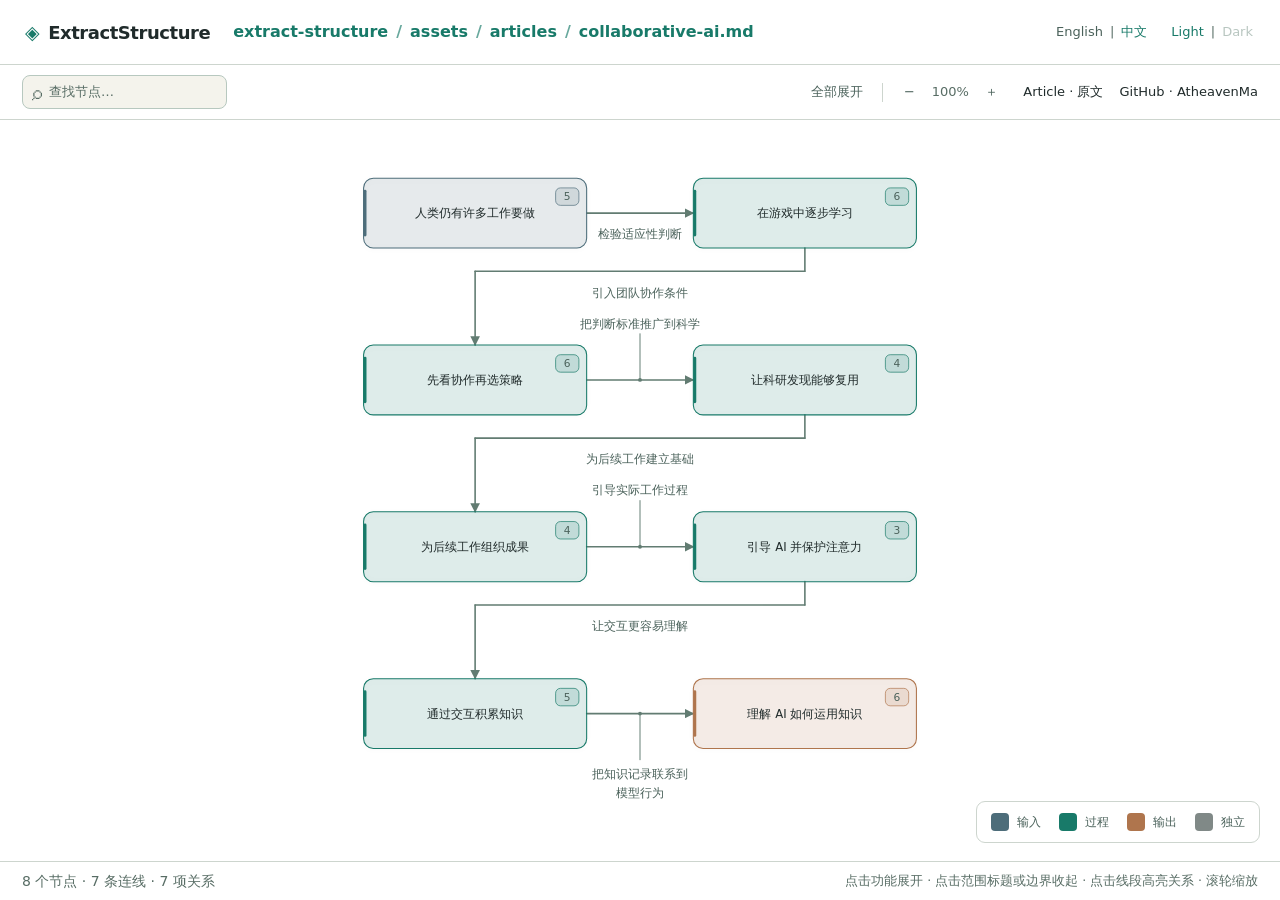
<file: examples/collaborative-ai-article-structure.html>
<!doctype html>
<!-- 目的和主要功能：提供 ExtractStructure 文章、目录与文件结构图的页面骨架。
     适用范围：本技能的服务页面与独立页面；内部组件读取当前图资料，提供展开、收起和聚焦。 -->
<html lang="zh-CN"><head><meta charset="utf-8"><meta name="viewport" content="width=device-width,initial-scale=1">
<title>After the Riemann Hypothesis: Humans Still Have So Much to Do</title>
<style>
/* 目的和主要功能：定义 Mineral Atlas 双主题色彩与 ExtractStructure 页框布局。
 * 适用范围：本 Skill 的目录图和文件图页面；组件按颜色用途读取主题变量。
 */
:root{
  --atlas-font-sans:system-ui,-apple-system,BlinkMacSystemFont,"Segoe UI","PingFang SC","Microsoft YaHei","Noto Sans CJK SC",sans-serif;
  --atlas-font-mono:ui-monospace,SFMono-Regular,Menlo,Monaco,Consolas,"Liberation Mono","Courier New",monospace;
  --atlas-type-product:600 18px/1.5 var(--atlas-font-sans);
  --atlas-type-path:600 16px/1.5 var(--atlas-font-sans);
  --atlas-type-group:600 13px/1.5 var(--atlas-font-sans);
  --atlas-type-filename:500 13px/1.5 var(--atlas-font-mono);
  --atlas-type-description:400 12px/1.5 var(--atlas-font-sans);
  --atlas-type-caption:500 12px/1.5 var(--atlas-font-sans);
  --atlas-type-toolbar:500 13px/1.5 var(--atlas-font-sans);
}
:root,[data-theme="light"]{
  color-scheme:light;
  --atlas-independent:#808987;
  --atlas-category-opacity:.14;--atlas-category-hover-opacity:.20;--atlas-category-selected-opacity:.26;
  --atlas-canvas:#FFFFFF;--atlas-chrome:#FFFFFF;--atlas-group:#E8EAE3;
  --atlas-node:#F4F3EC;--atlas-node-hover:#F6FAF7;--atlas-node-selected:#E9F5F0;
  --atlas-group-border:#CDD5CE;--atlas-node-border:#B7C8BF;
  --atlas-text:#202B2B;--atlas-text-secondary:#4B625B;--atlas-text-muted:#586D65;
  --atlas-edge:#627C72;--atlas-edge-dimmed:#9CAC9F;
  --atlas-accent:#187A69;--atlas-accent-hover:#126557;--atlas-copper:#AF754D;--atlas-overview:#235345;
  --atlas-operation:#187A69;--atlas-data:#4D6D7A;--atlas-result:#547C31;--atlas-rejection:#A75237;
  --atlas-shadow:0 1px 3px #202B2B0A;--atlas-node-filter:drop-shadow(0 1px 2px #202B2B0A);
}
[data-theme="dark"]{
  color-scheme:dark;
  --atlas-independent:#A0AAA6;
  --atlas-category-opacity:.18;--atlas-category-hover-opacity:.24;--atlas-category-selected-opacity:.30;
  --atlas-canvas:#11191A;--atlas-chrome:#162020;--atlas-group:#1C2929;
  --atlas-node:#2B3938;--atlas-node-hover:#334541;--atlas-node-selected:#24413A;
  --atlas-group-border:#425751;--atlas-node-border:#526A64;
  --atlas-text:#E9EEE6;--atlas-text-secondary:#B8C6C0;--atlas-text-muted:#9EAEA9;
  --atlas-edge:#809B95;--atlas-edge-dimmed:#5B746E;
  --atlas-accent:#79D2B6;--atlas-accent-hover:#A3E4D0;--atlas-copper:#D8AB73;--atlas-overview:#548C76;
  --atlas-operation:#79D2B6;--atlas-data:#A5BAC5;--atlas-result:#A9D17B;--atlas-rejection:#E3A07E;
  --atlas-shadow:none;--atlas-node-filter:none;
}
*{box-sizing:border-box}
html,body{height:100%;margin:0;background:var(--atlas-canvas);color:var(--atlas-text)}
code,pre,kbd,samp{font-family:var(--atlas-font-mono)}
body{font:14px/1.5 var(--atlas-font-sans);-webkit-font-smoothing:antialiased;overflow:hidden}
button,input,select,a{font:inherit}button{cursor:pointer}a{color:inherit;text-decoration:none}
button:focus-visible,a:focus-visible,input:focus-visible,select:focus-visible{outline:2px solid var(--atlas-accent);outline-offset:3px}
.app{height:100dvh;min-height:380px;display:flex;flex-direction:column;overflow:hidden;background:var(--atlas-canvas)}
.topbar{display:flex;align-items:center;gap:20px;flex:none;height:65px;min-height:65px;padding:0 25px;background:var(--atlas-chrome);border-bottom:1px solid var(--atlas-group-border)}
.brand{display:inline-flex;align-items:center;gap:9px;flex:none;white-space:nowrap;font:var(--atlas-type-product);letter-spacing:-.45px;color:var(--atlas-text)}
.brand-mark{font-size:19px;font-weight:500;color:var(--atlas-accent)}
.workspace{display:flex;flex-direction:column;flex:1;min-height:0;min-width:0}
.toolbar{font:var(--atlas-type-toolbar);height:55px;flex:none;display:flex;align-items:center;padding:7px 22px;gap:12px;background:var(--atlas-chrome);border-bottom:1px solid var(--atlas-group-border)}
.tool-actions{display:flex;align-items:center;gap:4px;width:100%;min-width:0;flex-shrink:0}
.search-box{display:flex;align-items:center;width:205px;height:34px;border:1px solid var(--atlas-node-border);border-radius:8px;padding:0 9px;background:var(--atlas-node);color:var(--atlas-text-muted);margin-right:auto}
.search-box:focus-within{border-color:var(--atlas-accent)}
.search-symbol{font-size:20px;line-height:1;margin-right:5px}
.search-box input{min-width:0;width:100%;border:0;background:none;outline:0;font:var(--atlas-type-toolbar);color:var(--atlas-text)}
.search-box input::placeholder{color:var(--atlas-text-muted)}
.search-box input::-webkit-search-cancel-button{cursor:pointer}
.icon-button{height:32px;min-width:32px;border:1px solid transparent;border-radius:6px;background:none;padding:5px 8px;color:var(--atlas-text-secondary);font:var(--atlas-type-toolbar)}
.icon-button:hover:not(:disabled){background:var(--atlas-node-hover);color:var(--atlas-text)}
button:disabled{cursor:default;color:var(--atlas-text-muted)}
.tool-actions select{height:32px;max-width:135px;padding:0 8px;border:1px solid var(--atlas-node-border);border-radius:7px;background:var(--atlas-node);color:var(--atlas-text-secondary);font:var(--atlas-type-toolbar)}
.toolbar-separator{width:1px;height:19px;background:var(--atlas-group-border);margin:0 6px}
.zoom-value{min-width:42px;text-align:center;color:var(--atlas-text-muted);font:var(--atlas-type-toolbar);font-variant-numeric:tabular-nums}
.visual-stage{position:relative;display:flex;flex:1;min-height:0;min-width:0;overflow:hidden}
.graph-panel{display:flex;flex-direction:column;position:relative;min-height:0;min-width:0;flex:1;overflow:hidden}
.canvas-wrap,.canvas-wrap.in-focus{display:block;position:relative;flex:1;min-height:180px;min-width:0;overflow:hidden;outline:none;background:var(--atlas-canvas);background-image:none;overscroll-behavior:contain;cursor:grab;touch-action:none;scrollbar-color:var(--atlas-node-border) var(--atlas-canvas)}
.canvas-wrap.is-dragging{cursor:grabbing;user-select:none}
#canvas{position:absolute;inset:0;width:100%;height:100%;touch-action:none}
#canvas>svg#diagram{position:static;width:100%;height:100%;max-width:none;max-height:none;margin:0;user-select:none;will-change:auto;transform:none}
.canvas-foot{height:39px;min-height:39px;flex:none;padding:9px 22px;border-top:1px solid var(--atlas-group-border);background:var(--atlas-chrome);display:flex;justify-content:space-between;gap:14px;align-items:center;font-size:11px;color:var(--atlas-text-muted)}
.canvas-foot>span:first-child{min-width:0;overflow:hidden;white-space:nowrap;text-overflow:ellipsis}
.canvas-foot #sceneStatus{font-size:14px}.canvas-foot #sceneStatus.selection-active{color:var(--atlas-accent)}
.canvas-foot .interaction-hint{font-size:12.5px;white-space:nowrap;color:var(--atlas-text-muted)}
[hidden]{display:none!important}
@media(max-width:1120px){.topbar{padding:0 16px;gap:16px}.search-box{width:150px}.interaction-hint{display:none}.tool-actions{gap:1px}.tool-actions select{max-width:105px}}
@media(max-width:730px){.topbar{height:62px;min-height:62px;padding:10px 12px;gap:12px}.brand{font:var(--atlas-type-product)}.toolbar{font:var(--atlas-type-toolbar);height:auto;min-height:48px;padding:7px 10px;gap:6px}.tool-actions{flex-wrap:wrap;gap:3px}.search-box{width:145px}.tool-actions select{max-width:90px}.icon-button{min-width:24px;padding:4px 6px}.toolbar-separator{display:none}.canvas-foot{font-size:10px;padding:7px 10px}.canvas-foot #sceneStatus{font-size:13px}}


</style>
<style>
/* 目的和主要功能：将 Mineral Atlas 色彩角色应用于节点、分组、关系与交互状态。
 * 适用范围：本 Skill 的目录图和文件图画布；主题切换沿用相同布局及语义。
 */
.status-legend{position:absolute;z-index:3;display:flex;align-items:center;pointer-events:none;border:1px solid var(--atlas-group-border);border-radius:9px;bottom:18px;right:20px;padding:11px 14px;gap:18px;background:var(--atlas-chrome)}
.legend-item{display:flex;align-items:center;gap:8px;white-space:nowrap;color:var(--atlas-text-secondary);font-size:12px}
.legend-swatch{display:block;width:18px;height:18px;border-radius:4px;flex:none}
.legend-swatch.overview{background:var(--atlas-overview)}
.legend-swatch.operation{background:var(--atlas-operation)}.legend-swatch.object{background:var(--atlas-data)}.legend-swatch.result{background:var(--atlas-result)}.legend-swatch.failure{background:var(--atlas-rejection)}
.node{outline:none}.node text{pointer-events:none}
#diagram .graph-node .node-surface{fill:var(--atlas-node);stroke:var(--atlas-node-border);stroke-width:1.1;filter:var(--atlas-node-filter);transition:none}
#diagram .graph-node.upper .node-surface{stroke:var(--atlas-overview)}
#diagram .graph-node[class*="category-"] .node-surface{stroke:var(--node-category-color)}
#diagram .graph-node:hover .node-surface{fill:var(--node-category-color,var(--atlas-node-hover));stroke:var(--node-category-color,var(--atlas-accent));stroke-width:1.5}
#diagram .graph-node.selected .node-surface{fill:var(--node-category-color,var(--atlas-node-selected));stroke:var(--node-category-color,var(--atlas-accent));stroke-width:1.9}
#diagram .graph-node:focus-visible .node-surface{stroke:var(--node-category-color,var(--atlas-accent));stroke-width:2.5}
#diagram .graph-node:focus-visible{outline:2px solid var(--node-category-color,var(--atlas-accent));outline-offset:5px;border-radius:10px}
#diagram .graph-node .node-title{fill:var(--atlas-text);font:var(--atlas-type-description)}
#diagram .graph-node .node-filename{font:var(--atlas-type-filename);fill:var(--atlas-text)}
.node .node-status{stroke:none}.node.lower{cursor:pointer}
#diagram .graph-node .node-entry-link{cursor:pointer;outline:none}
#diagram .graph-node .node-entry-link text{pointer-events:auto;text-decoration:underline;text-decoration-thickness:.7px;text-underline-offset:3px}
#diagram .graph-node .node-entry-link:hover text,#diagram .graph-node .node-entry-link:focus-visible text{fill:var(--node-category-color,var(--atlas-accent))}
#diagram .graph-node .child-count rect{fill:var(--atlas-group);stroke:var(--atlas-node-border);stroke-width:.7}
#diagram .graph-node .child-count text{fill:var(--atlas-text-secondary);font-size:11px}
.guides{display:none}
.edge{cursor:pointer}.edge>.edge-line,.edge>.edge-hit,.edge>.arrow-end,.edge>.arrow-start{display:none!important}
.wire-segment{cursor:pointer;outline:none}.wire-line{stroke:var(--atlas-edge);stroke-width:1.5;pointer-events:none}
.wire-segment.main .wire-line{stroke-width:1.65}.wire-segment.shared .wire-line{stroke-width:2.2}
.wire-segment.related-hover .wire-line{stroke:var(--atlas-accent-hover);stroke-width:2}
.wire-segment:hover .wire-line,.wire-segment:focus-visible .wire-line{stroke:var(--atlas-accent-hover);stroke-width:2.5}
.wire-segment.selected .wire-line{stroke:var(--atlas-accent);stroke-width:2.8}
.wire-segment.dim .wire-line{stroke:var(--atlas-edge-dimmed)}
.wire-hit{pointer-events:stroke}.wire-junction{fill:var(--atlas-edge)}
.node.dim{opacity:.65}.wire-segment.dim{opacity:.8}.inline-caption.dim{opacity:.8}
.owner-control{cursor:pointer;outline:none}.owner-control text{pointer-events:none}
.range-fill{fill:var(--atlas-canvas);fill-opacity:1;pointer-events:none}
.range-outline{fill:none;stroke:var(--concept-color,var(--atlas-overview));stroke-width:1.2;pointer-events:none}
.range-border-hit{fill:none;stroke:transparent;stroke-width:12;pointer-events:stroke;cursor:pointer;outline:none}
.concept-focused .range-outline,.range-border-hit:focus-visible{stroke:var(--concept-color,var(--atlas-accent));stroke-width:1.8}
.concept-title rect{fill:none;stroke:none;pointer-events:all}
.concept-title text{font:var(--atlas-type-group);fill:var(--atlas-text-secondary)}
.concept-title .concept-disclosure{font-size:20px}
.concept-title:hover text,.concept-title:focus-visible text,.concept-title.concept-focused text{fill:var(--concept-color,var(--atlas-accent))}
.concept-title:focus-visible rect{stroke:var(--concept-color,var(--atlas-accent));stroke-width:1.5}
.node.concept-member .node-surface{stroke:var(--node-category-color,var(--atlas-accent));stroke-width:1.5}
#diagram .graph-node[class*="category-"] .node-surface{fill:var(--node-category-color);fill-opacity:var(--atlas-category-opacity)}
#diagram .graph-node[class*="category-"]:hover .node-surface{fill-opacity:var(--atlas-category-hover-opacity)}
#diagram .graph-node[class*="category-"].selected .node-surface{fill-opacity:var(--atlas-category-selected-opacity)}
#diagram .graph-node[class*="category-"]:focus-visible .node-surface{fill-opacity:var(--atlas-category-selected-opacity)}
#diagram .graph-node[class*="category-"] .child-count rect{fill:var(--node-category-color);fill-opacity:var(--atlas-category-opacity);stroke:var(--node-category-color)}

.inline-caption{cursor:pointer;outline:none}
.inline-caption text{fill:var(--atlas-text-secondary);font:var(--atlas-type-caption);stroke:none}
.inline-caption.selected text,.inline-caption:hover text,.inline-caption:focus-visible text{fill:var(--atlas-accent)}
.caption-hitbox{fill:none;stroke:none;pointer-events:all}
.caption-leader{stroke:var(--atlas-edge);stroke-width:1;pointer-events:stroke}.caption-anchor{fill:var(--atlas-edge);pointer-events:none}
.inline-caption.selected .caption-leader,.inline-caption:hover .caption-leader,.inline-caption:focus-visible .caption-leader{stroke:var(--atlas-accent);stroke-width:1.6}
.graph-pathbar{display:flex;align-items:center;gap:4px;flex:1;min-width:0;padding:0;overflow-x:auto;white-space:nowrap;scrollbar-width:thin;color:var(--atlas-accent)}
.graph-breadcrumbs{display:flex;gap:5px;align-items:center;flex:none;font:var(--atlas-type-path);color:inherit}
.graph-pathbar a{color:inherit;text-decoration:none}.graph-pathbar a:hover{text-decoration:underline}
.path-divider{color:inherit;opacity:.65}
.graph-breadcrumbs .path-segment,.graph-breadcrumbs .path-choice{appearance:none;flex:none;background:transparent;border:0;border-radius:4px;color:inherit;font:inherit;cursor:pointer;white-space:nowrap}
.graph-breadcrumbs .path-segment{padding:5px 3px;max-width:260px}.graph-breadcrumbs .path-choice{line-height:26px;padding:0 3px}
.path-choice:hover,.path-choice:focus-visible,.path-next:hover,.path-next:focus-within{background:var(--atlas-node-hover);color:var(--atlas-text)}
.path-segment option,.graph-pathbar #graphPicker option{background:var(--atlas-node);color:var(--atlas-text)}
.path-next{position:relative;display:inline-flex;align-items:center;justify-content:center;width:22px;height:26px;color:var(--atlas-text-secondary);border-radius:4px}
.path-next svg{position:absolute;pointer-events:none;z-index:1}
.graph-pathbar .path-next #graphPicker{appearance:none;display:block;margin:0;width:22px;min-width:22px;max-width:22px;height:26px;padding:0;border:0;background:transparent;color:transparent;cursor:pointer}
.path-next .path-choice-next{position:absolute;inset:0;width:22px;height:26px;padding:0}
.file-suffix{color:inherit}
.path-menu{position:fixed;z-index:1000;min-width:180px;max-width:min(420px,calc(100vw - 16px));max-height:min(360px,calc(100vh - 24px));overflow:auto;padding:5px;background:var(--atlas-node);border:1px solid var(--atlas-node-border);border-radius:7px;box-shadow:var(--atlas-shadow);font:var(--atlas-type-toolbar)}
.path-menu button{display:block;width:100%;text-align:left;border:0;border-radius:3px;background:transparent;color:var(--atlas-text-secondary);padding:7px 10px;cursor:pointer;font:inherit;white-space:nowrap}
.path-menu button:hover,.path-menu button:focus-visible{background:var(--atlas-node-hover);color:var(--atlas-text)}
.path-menu button.current{background:var(--atlas-node-selected);color:var(--atlas-accent)}
.path-menu[hidden],.graph-breadcrumbs select[hidden],.path-next select[hidden]{display:none}
.language-switch,.theme-switch{display:flex;align-items:center;gap:5px;flex:none;font:var(--atlas-type-toolbar);color:var(--atlas-text-muted)}
.topbar .language-switch{margin-left:auto}
.language-switch button,.theme-switch button{background:transparent;border:0;padding:4px 2px;color:var(--atlas-text-secondary);cursor:pointer}
.language-switch button.active,.theme-switch button.active{color:var(--atlas-accent)}
.language-switch button:hover,.theme-switch button:hover{color:var(--atlas-accent-hover)}
.language-notice{font:11px var(--atlas-font-sans);color:var(--atlas-copper);max-width:420px}
.graph-empty-message{margin:60px auto;padding:24px;max-width:560px;color:var(--atlas-text-secondary);font:14px/1.8 var(--atlas-font-sans);text-align:center}
@media(max-width:730px){.language-switch,.theme-switch{gap:3px}.graph-pathbar{padding:0}.status-legend{right:10px;bottom:12px;padding:8px 10px;gap:12px}.legend-item{font-size:11px}.legend-swatch{height:16px;width:16px}}

/* 节点名称与解释在悬停或键盘聚焦时完整显示。 */
.node-explanation{position:fixed;z-index:1000;max-width:min(420px,calc(100vw - 16px));max-height:calc(100vh - 16px);overflow:auto;padding:12px 16px;border:1px solid var(--atlas-edge);border-radius:8px;background:var(--atlas-canvas,#fff);color:var(--atlas-text);font:13px/1.6 var(--atlas-font-sans);white-space:pre-wrap;overflow-wrap:anywhere;box-shadow:0 4px 20px #0002;}
.node-explanation[hidden]{display:none}.node-explanation strong{display:block;margin-bottom:4px;}

/* Avoid per-node effects and SVG hit testing during captured camera gestures. */
.canvas-wrap.is-dragging #diagram .node-surface{filter:none!important}
.canvas-wrap.is-dragging #diagram{pointer-events:none}

</style></head>
<body><div class="app">
<header class="topbar"><a class="brand" href="https://github.com/AtheavenMa/ExtractStructure" aria-label="ExtractStructure on GitHub"><span class="brand-mark" aria-hidden="true">◈</span>ExtractStructure</a><nav class="graph-pathbar" aria-label="源码目录与文件"><div id="graphBreadcrumbs" class="graph-breadcrumbs"></div><span id="pathNext" class="path-next"><select id="graphPicker" aria-label="选择下一级目录或文件"></select><svg width="10" height="6" viewBox="0 0 10 6" aria-hidden="true"><path d="M1 1l4 4 4-4" fill="none" stroke="currentColor" stroke-width="1.5" stroke-linecap="round" stroke-linejoin="round"/></svg></span><span id="languageNotice" class="language-notice" hidden></span></nav><div class="language-switch" aria-label="Language"><button type="button" data-language="en">English</button><span aria-hidden="true">|</span><button type="button" data-language="zh">中文</button></div><div class="theme-switch" aria-label="Theme"><button type="button" data-theme="light">Light</button><span aria-hidden="true">|</span><button type="button" data-theme="dark">Dark</button></div></header>

<div class="workspace"><div class="toolbar"><div class="tool-actions"><label class="search-box"><span class="search-symbol" aria-hidden="true">⌕</span><input id="search" type="search" placeholder="查找节点…" aria-label="查找节点" autocomplete="off"></label><button id="expandAll" class="icon-button">全部展开</button><span class="toolbar-separator"></span><button id="minus" class="icon-button" aria-label="缩小">−</button><span id="zoom" class="zoom-value">100%</span><button id="plus" class="icon-button" aria-label="放大">＋</button><nav aria-label="Article and author" style="margin-left:12px;flex:none;display:flex;gap:16px;align-items:center;white-space:nowrap"><a href="https://github.com/AtheavenMa/ExtractStructure/blob/main/assets/articles/collaborative-ai.md">Article · 原文</a><a href="https://github.com/AtheavenMa">GitHub · AtheavenMa</a></nav></div></div>
<div class="visual-stage"><main class="graph-panel"><div id="canvasWrap" class="canvas-wrap"><div id="canvas"></div><div class="status-legend" role="note" aria-label="节点颜色表示输入、过程、输出与独立节点"><span class="legend-item"><i class="legend-swatch" style="background:var(--atlas-data)"></i>输入</span><span class="legend-item"><i class="legend-swatch" style="background:var(--atlas-operation)"></i>过程</span><span class="legend-item"><i class="legend-swatch" style="background:var(--atlas-copper)"></i>输出</span><span class="legend-item"><i class="legend-swatch" style="background:var(--atlas-independent)"></i>独立</span></div></div><footer class="canvas-foot"><span id="sceneStatus" aria-live="polite"></span><span class="interaction-hint">点击功能展开 · 点击范围标题或边界收起 · 点击线段高亮关系 · 滚轮缩放</span></footer></main></div></div></div>
<script id="extractStructureBundle" type="application/json">{"source": "extract-structure/assets/articles/collaborative-ai.md", "language": "zh", "theme": "system", "catalog": [{"id": "folders/extract-structure", "source": "extract-structure", "kind": "folder", "title": "extract-structure", "url": "/extract-structure/extract-structure", "available": false, "files": []}, {"id": "folders/extract-structure/assets", "source": "extract-structure/assets", "kind": "folder", "title": "extract-structure/assets", "url": "/extract-structure/extract-structure/assets", "available": false, "files": []}, {"id": "folders/extract-structure/assets/articles", "source": "extract-structure/assets/articles", "kind": "folder", "title": "extract-structure/assets/articles", "url": "/extract-structure/extract-structure/assets/articles", "available": false, "files": []}, {"id": "files/extract-structure/assets/articles/collaborative-ai.md", "title": "After the Riemann Hypothesis: Humans Still Have So Much to Do", "url": "/extract-structure/extract-structure/assets/articles/collaborative-ai.md", "kind": "file", "source": "extract-structure/assets/articles/collaborative-ai.md", "files": []}], "graphs": {"folders/extract-structure": {"graph": null, "source": "extract-structure", "available": false}, "folders/extract-structure/assets": {"graph": null, "source": "extract-structure/assets", "available": false}, "folders/extract-structure/assets/articles": {"graph": null, "source": "extract-structure/assets/articles", "available": false}, "files/extract-structure/assets/articles/collaborative-ai.md": {"graph": {"graph_kind": "article", "purpose": "After the Riemann Hypothesis: Humans Still Have So Much to Do", "scope": {"target": "extract-structure/assets/articles/collaborative-ai.md", "coverage": "The complete revised essay: the continuing human role, adaptive game strategies, reusable research, Collaborative AI, and mechanistic interpretability."}, "source": "extract-structure/assets/articles/collaborative-ai.md", "context": {"interpretation": "After the Riemann Hypothesis: Humans Still Have So Much to Do", "basis": "Agent reading of selected article passages and recorded evidence."}, "source_index": [{"path": "extract-structure/assets/articles/collaborative-ai.md", "sha256": "a1b9e824800f6fb88f50c945eb2d43f5859acd2ba0019965b69e5c439f51d053"}], "analysis": {"method": "Agent-authored article structure with original page or line locations", "source_sha256": "a1b9e824800f6fb88f50c945eb2d43f5859acd2ba0019965b69e5c439f51d053", "source_files": {"extract-structure/assets/articles/collaborative-ai.md": "a1b9e824800f6fb88f50c945eb2d43f5859acd2ba0019965b69e5c439f51d053"}}, "graphs": {"L1": {"name": "Topics", "explanation": "After the Riemann Hypothesis: Humans Still Have So Much to Do", "nodes": [{"id": "L1_INTELLIGENCE", "name": "Humans still have work to do", "meaning": "The essay argues that humans can identify important problems, understand discoveries, develop strategies, and build on knowledge, with AI helping at every step.", "source": [{"path": "extract-structure/assets/articles/collaborative-ai.md", "lines": [3, 18]}, {"path": "extract-structure/assets/articles/collaborative-ai.md", "lines": [22, 28]}, {"path": "extract-structure/assets/articles/collaborative-ai.md", "lines": [15, 16]}, {"path": "extract-structure/assets/articles/collaborative-ai.md", "lines": [44, 50]}, {"path": "extract-structure/assets/articles/collaborative-ai.md", "lines": [30, 32]}], "category": "input"}, {"id": "L1_INDIVIDUAL", "name": "Learn through play", "meaning": "The one-player example compares a generic win-rate recommendation with a training plan adapted to a player’s current control and goals.", "source": [{"path": "extract-structure/assets/articles/collaborative-ai.md", "lines": [56, 72]}, {"path": "extract-structure/assets/articles/collaborative-ai.md", "lines": [78, 90]}, {"path": "extract-structure/assets/articles/collaborative-ai.md", "lines": [94, 95]}, {"path": "extract-structure/assets/articles/collaborative-ai.md", "lines": [96, 96]}, {"path": "extract-structure/assets/articles/collaborative-ai.md", "lines": [97, 97]}, {"path": "extract-structure/assets/articles/collaborative-ai.md", "lines": [98, 114]}], "category": "process"}, {"id": "L1_TEAM", "name": "Coordinate before choosing", "meaning": "In the five-versus-five version, the author makes communication and team skill the first criteria for choosing buffs and tactics.", "source": [{"path": "extract-structure/assets/articles/collaborative-ai.md", "lines": [120, 132]}, {"path": "extract-structure/assets/articles/collaborative-ai.md", "lines": [136, 136]}, {"path": "extract-structure/assets/articles/collaborative-ai.md", "lines": [137, 137]}, {"path": "extract-structure/assets/articles/collaborative-ai.md", "lines": [138, 138]}, {"path": "extract-structure/assets/articles/collaborative-ai.md", "lines": [140, 148]}, {"path": "extract-structure/assets/articles/collaborative-ai.md", "lines": [150, 154]}], "category": "process"}, {"id": "L1_RESEARCH", "name": "Make discoveries reusable", "meaning": "The article extends the game example to research: explain how ideas arise, select valuable questions, and reuse mechanisms across later problems.", "source": [{"path": "extract-structure/assets/articles/collaborative-ai.md", "lines": [158, 164]}, {"path": "extract-structure/assets/articles/collaborative-ai.md", "lines": [166, 166]}, {"path": "extract-structure/assets/articles/collaborative-ai.md", "lines": [168, 172]}, {"path": "extract-structure/assets/articles/collaborative-ai.md", "lines": [174, 182]}], "category": "process"}, {"id": "L1_ACCUMULATION", "name": "Organize work for later", "meaning": "The file-organization analogy shows how an initial investment in clear structure can reduce future distractions and preserve useful work.", "source": [{"path": "extract-structure/assets/articles/collaborative-ai.md", "lines": [186, 190]}, {"path": "extract-structure/assets/articles/collaborative-ai.md", "lines": [192, 194]}, {"path": "extract-structure/assets/articles/collaborative-ai.md", "lines": [196, 198]}, {"path": "extract-structure/assets/articles/collaborative-ai.md", "lines": [200, 212]}], "category": "process"}, {"id": "L1_HARNESS", "name": "Guide AI and protect attention", "meaning": "The article proposes agents plus an environment that guides their work, while emphasizing that automation also needs understandable human interaction.", "source": [{"path": "extract-structure/assets/articles/collaborative-ai.md", "lines": [214, 220]}, {"path": "extract-structure/assets/articles/collaborative-ai.md", "lines": [222, 228]}, {"path": "extract-structure/assets/articles/collaborative-ai.md", "lines": [226, 230]}], "category": "process"}, {"id": "L1_COLLABORATION", "name": "Grow knowledge through interaction", "meaning": "ExtractStructure is the first step toward a research environment with reusable components, reproducible steps, shared understanding, and accumulated knowledge.", "source": [{"path": "extract-structure/assets/articles/collaborative-ai.md", "lines": [232, 244]}, {"path": "extract-structure/assets/articles/collaborative-ai.md", "lines": [246, 250]}, {"path": "extract-structure/assets/articles/collaborative-ai.md", "lines": [254, 254]}, {"path": "extract-structure/assets/articles/collaborative-ai.md", "lines": [255, 255]}, {"path": "extract-structure/assets/articles/collaborative-ai.md", "lines": [256, 256]}], "category": "process"}, {"id": "L1_INTERNALS", "name": "Understand how AI uses knowledge", "meaning": "The final section argues that organizing external knowledge is an intermediate step toward understandable, verifiable, and controllable model behavior.", "source": [{"path": "extract-structure/assets/articles/collaborative-ai.md", "lines": [264, 272]}, {"path": "extract-structure/assets/articles/collaborative-ai.md", "lines": [274, 276]}, {"path": "extract-structure/assets/articles/collaborative-ai.md", "lines": [278, 282]}, {"path": "extract-structure/assets/articles/collaborative-ai.md", "lines": [284, 292]}, {"path": "extract-structure/assets/articles/collaborative-ai.md", "lines": [294, 294]}, {"path": "extract-structure/assets/articles/collaborative-ai.md", "lines": [296, 306]}], "category": "output"}], "edges": [{"from": "L1_INTELLIGENCE", "to": "L1_INDIVIDUAL", "label": "Test adaptable judgment", "description": "Test adaptable judgment", "source": [{"path": "extract-structure/assets/articles/collaborative-ai.md", "lines": [30, 32]}, {"path": "extract-structure/assets/articles/collaborative-ai.md", "lines": [94, 95]}]}, {"from": "L1_INDIVIDUAL", "to": "L1_TEAM", "label": "Introduce team coordination", "description": "Introduce team coordination", "source": [{"path": "extract-structure/assets/articles/collaborative-ai.md", "lines": [98, 114]}, {"path": "extract-structure/assets/articles/collaborative-ai.md", "lines": [120, 132]}]}, {"from": "L1_TEAM", "to": "L1_RESEARCH", "label": "Carry the criterion into science", "description": "Carry the criterion into science", "source": [{"path": "extract-structure/assets/articles/collaborative-ai.md", "lines": [150, 154]}, {"path": "extract-structure/assets/articles/collaborative-ai.md", "lines": [158, 164]}]}, {"from": "L1_RESEARCH", "to": "L1_ACCUMULATION", "label": "Build a foundation for later work", "description": "Build a foundation for later work", "source": [{"path": "extract-structure/assets/articles/collaborative-ai.md", "lines": [174, 182]}, {"path": "extract-structure/assets/articles/collaborative-ai.md", "lines": [186, 190]}]}, {"from": "L1_ACCUMULATION", "to": "L1_HARNESS", "label": "Guide the working process", "description": "Guide the working process", "source": [{"path": "extract-structure/assets/articles/collaborative-ai.md", "lines": [200, 212]}, {"path": "extract-structure/assets/articles/collaborative-ai.md", "lines": [214, 220]}]}, {"from": "L1_HARNESS", "to": "L1_COLLABORATION", "label": "Make interaction easier to follow", "description": "Make interaction easier to follow", "source": [{"path": "extract-structure/assets/articles/collaborative-ai.md", "lines": [226, 230]}, {"path": "extract-structure/assets/articles/collaborative-ai.md", "lines": [232, 244]}]}, {"from": "L1_COLLABORATION", "to": "L1_INTERNALS", "label": "Connect records with behavior", "description": "Connect records with behavior", "source": [{"path": "extract-structure/assets/articles/collaborative-ai.md", "lines": [256, 256]}, {"path": "extract-structure/assets/articles/collaborative-ai.md", "lines": [264, 272]}]}]}, "L2": {"name": "Article details", "explanation": "After the Riemann Hypothesis: Humans Still Have So Much to Do", "nodes": [{"id": "L2_HUMAN_WORK", "name": "Choose, understand, build", "meaning": "Humans can identify important problems, understand new discoveries, develop better strategies, and turn knowledge into further progress. Collaborative AI helps humans and AI work, learn, and improve together.", "source": [{"path": "extract-structure/assets/articles/collaborative-ai.md", "lines": [3, 18]}], "category": "input"}, {"id": "L2_MILESTONE", "name": "A difficult achievement", "meaning": "The essay presents an AI-assisted Riemann Hypothesis proof as its opening example of a difficult achievement, while distinguishing success from understanding and reusing the result.", "source": [{"path": "extract-structure/assets/articles/collaborative-ai.md", "lines": [22, 28]}], "category": "input"}, {"id": "L2_CRITERION", "name": "What matters in a new setting?", "meaning": "The author proposes a broader measure of intelligence: identify decisive factors in unfamiliar situations, adapt an approach, and turn discoveries into useful knowledge.", "source": [{"path": "extract-structure/assets/articles/collaborative-ai.md", "lines": [15, 16]}], "category": "process"}, {"id": "L2_MEDICINE", "name": "Treatment and mechanism", "meaning": "Effective treatment has immediate value for patients. Understanding how it works can also make future drug development more efficient; the article treats both goals as valuable.", "source": [{"path": "extract-structure/assets/articles/collaborative-ai.md", "lines": [44, 50]}], "category": "process"}, {"id": "L2_REUSE", "name": "Build on the result", "meaning": "Producing one successful result and understanding how to extend it are distinct capabilities. The article uses this distinction to motivate the rest of its argument.", "source": [{"path": "extract-structure/assets/articles/collaborative-ai.md", "lines": [30, 32]}], "category": "output"}, {"id": "L2_RULES", "name": "Three buffs: A, B, C", "meaning": "Both players can move, attack, and dodge cast-time skills. A sets health to 200%, B sets attack power to 300%, and C sets movement speed to 400%.", "source": [{"path": "extract-structure/assets/articles/collaborative-ai.md", "lines": [56, 72]}], "category": "input"}, {"id": "L2_WINRATE", "name": "High win rate, poor fit", "meaning": "In the example, AI recommends C from aggregate win rates. The player cannot control the speed, loses matches, and receives changing suggestions without an understandable learning plan.", "source": [{"path": "extract-structure/assets/articles/collaborative-ai.md", "lines": [78, 90]}], "category": "process"}, {"id": "L2_GOAL", "name": "Grow into a strong player", "meaning": "The author first identifies the real goal: improve as a player and enjoy the game. Difficulty controlling C reveals a current skill constraint.", "source": [{"path": "extract-structure/assets/articles/collaborative-ai.md", "lines": [94, 95]}], "category": "process"}, {"id": "L2_A_TRAIN", "name": "A: survive and practice", "meaning": "Extra health allows more mistakes while learning control and dodging. The proposed next step depends on observed improvement.", "source": [{"path": "extract-structure/assets/articles/collaborative-ai.md", "lines": [96, 96]}], "category": "process"}, {"id": "L2_B_TRAIN", "name": "B: land reliable damage", "meaning": "Once dodging improves and health remains high, the author switches to B. Reliable attack accuracy turns the additional attack power into useful damage.", "source": [{"path": "extract-structure/assets/articles/collaborative-ai.md", "lines": [97, 97]}], "category": "process"}, {"id": "L2_C_TRAIN", "name": "C: strike and retreat", "meaning": "With improved control, the player returns to C, casts a skill, and retreats quickly. The intended AI assistant would plan and revise this progression through experimentation.", "source": [{"path": "extract-structure/assets/articles/collaborative-ai.md", "lines": [98, 114]}], "category": "output"}, {"id": "L2_COORDINATION", "name": "Can the team coordinate?", "meaning": "Before choosing A, B, or C, determine who can communicate in real time, whether players follow calls, and how skilled the team is.", "source": [{"path": "extract-structure/assets/articles/collaborative-ai.md", "lines": [120, 132]}], "category": "input"}, {"id": "L2_SOLO_C", "name": "No communication: skilled C", "meaning": "For sufficiently skilled players without real-time communication, the author proposes C to use individual mobility and control.", "source": [{"path": "extract-structure/assets/articles/collaborative-ai.md", "lines": [136, 136]}], "category": "process"}, {"id": "L2_TEAM_C", "name": "Strong coordination: team C", "meaning": "When everyone is skilled and follows team calls, the proposed tactic is to rush together, focus one target, secure a kill, and retreat quickly.", "source": [{"path": "extract-structure/assets/articles/collaborative-ai.md", "lines": [137, 137]}], "category": "process"}, {"id": "L2_TEAM_B", "name": "Partial coordination: B", "meaning": "With limited communication and less experienced players, the author suggests B for consistent damage without requiring perfect coordination. These choices are conditional strategies, rather than fixed rules.", "source": [{"path": "extract-structure/assets/articles/collaborative-ai.md", "lines": [138, 138]}], "category": "process"}, {"id": "L2_ADAPT_TEAM", "name": "Adjust roles and opponents", "meaning": "A struggling teammate may use A to absorb damage. Mixed buffs can answer opposing tactics; more complex plans require stronger coordination.", "source": [{"path": "extract-structure/assets/articles/collaborative-ai.md", "lines": [140, 148]}], "category": "process"}, {"id": "L2_FUNDAMENTALS", "name": "Find the decisive factor", "meaning": "The author values recognizing communication as the governing constraint, organizing choices around it, and knowing what to test next as conditions change.", "source": [{"path": "extract-structure/assets/articles/collaborative-ai.md", "lines": [150, 154]}], "category": "output"}, {"id": "L2_PAPERS", "name": "Correct work needs direction", "meaning": "The author acknowledges AI’s mathematical results, research code, and paper generation, including a cited release of hundreds of mathematical manuscripts, while asking whether correct results also create useful understanding.", "source": [{"path": "extract-structure/assets/articles/collaborative-ai.md", "lines": [158, 164]}], "category": "input"}, {"id": "L2_IDEAS", "name": "Explain how ideas develop", "meaning": "Researchers need to know how key ideas emerged, how steps were developed, which intuitions guided them, and which parts transfer to other problems.", "source": [{"path": "extract-structure/assets/articles/collaborative-ai.md", "lines": [166, 166]}], "category": "process"}, {"id": "L2_DIRECTIONS", "name": "Choose valuable questions", "meaning": "Identifying questions that matter and turning results into new directions are additional measures of intelligence in the author’s argument.", "source": [{"path": "extract-structure/assets/articles/collaborative-ai.md", "lines": [168, 172]}], "category": "process"}, {"id": "L2_DRUGS", "name": "Reuse treatment principles", "meaning": "An effective cancer treatment is valuable immediately. Understanding its biological mechanisms could also help develop treatments for other diseases: a discovery matters both for the problem it solves and for what it makes possible next.", "source": [{"path": "extract-structure/assets/articles/collaborative-ai.md", "lines": [174, 182]}], "category": "output"}, {"id": "L2_FUTURE", "name": "Each task supports the next", "meaning": "The value of engineering, coding, or file organization includes the foundation it creates for future work.", "source": [{"path": "extract-structure/assets/articles/collaborative-ai.md", "lines": [186, 190]}], "category": "input"}, {"id": "L2_DESKTOP", "name": "A crowded desktop costs time", "meaning": "Saving important files on the desktop is convenient initially; as files accumulate, searching and small distractions waste time.", "source": [{"path": "extract-structure/assets/articles/collaborative-ai.md", "lines": [192, 194]}], "category": "process"}, {"id": "L2_FOLDERS", "name": "Give folders clear purposes", "meaning": "Organizing files into clearly defined folders takes time initially but makes future tasks easier. The essay uses this as an analogy for maintaining useful research structure.", "source": [{"path": "extract-structure/assets/articles/collaborative-ai.md", "lines": [196, 198]}], "category": "process"}, {"id": "L2_SCATTER", "name": "Immediate completion scatters work", "meaning": "A coding agent can finish an experiment while leaving scattered scripts, disorganized files, and lengthy logs. Humans then struggle to understand or reproduce the result, so increased automation alone may not improve research effectiveness.", "source": [{"path": "extract-structure/assets/articles/collaborative-ai.md", "lines": [200, 212]}], "category": "output"}, {"id": "L2_GUIDANCE", "name": "Agents plus a guiding environment", "meaning": "A harness provides structures, tools, and constraints that guide an agent. It can help AI work in ways humans can understand and maintain, offering a way to improve collaboration with current models.", "source": [{"path": "extract-structure/assets/articles/collaborative-ai.md", "lines": [214, 220]}], "category": "input"}, {"id": "L2_REPORTS", "name": "Reports must be understandable", "meaning": "Technical jargon, obscure identifiers, and difficult explanations can prevent humans from understanding the underlying logic, even when the assistant follows wording requests.", "source": [{"path": "extract-structure/assets/articles/collaborative-ai.md", "lines": [222, 228]}], "category": "process"}, {"id": "L2_ATTENTION", "name": "Preserve time to think", "meaning": "AI-written code produces large amounts of context. Decoding reports consumes researchers’ attention and reduces the time available for important questions.", "source": [{"path": "extract-structure/assets/articles/collaborative-ai.md", "lines": [226, 230]}], "category": "output"}, {"id": "L2_MAP", "name": "See the whole, expand details", "meaning": "ExtractStructure turns a paper or repository into an interactive visual structure. Readers start with the overall organization and expand topics to inspect details.", "source": [{"path": "extract-structure/assets/articles/collaborative-ai.md", "lines": [232, 244]}], "category": "input"}, {"id": "L2_COMPONENTS", "name": "Reuse research components", "meaning": "The proposed research harness would reduce distractions and engineering overhead, keep relevant knowledge updated, and integrate reusable functional components.", "source": [{"path": "extract-structure/assets/articles/collaborative-ai.md", "lines": [246, 250]}], "category": "process"}, {"id": "L2_REPRODUCIBLE", "name": "Make steps reproducible", "meaning": "The first goal is to create execution steps that people can understand and reproduce.", "source": [{"path": "extract-structure/assets/articles/collaborative-ai.md", "lines": [254, 254]}], "category": "output"}, {"id": "L2_ALIGNMENT", "name": "Keep understanding aligned", "meaning": "The second goal is to efficiently align execution steps and reasoning with human understanding throughout the research process.", "source": [{"path": "extract-structure/assets/articles/collaborative-ai.md", "lines": [255, 255]}], "category": "output"}, {"id": "L2_DATASETS", "name": "Accumulate reusable knowledge", "meaning": "The third goal is for useful knowledge to emerge through interaction and gradually accumulate into datasets that support later work.", "source": [{"path": "extract-structure/assets/articles/collaborative-ai.md", "lines": [256, 256]}], "category": "output"}, {"id": "L2_DOCUMENTS", "name": "Documentation has limits", "meaning": "Systematic records do not guarantee that external knowledge will influence model behavior as intended. The article treats the proposed harness as an intermediate step.", "source": [{"path": "extract-structure/assets/articles/collaborative-ai.md", "lines": [264, 272]}], "category": "input"}, {"id": "L2_FAITHFULNESS", "name": "Explanations may miss decisions", "meaning": "A chain of thought or summary may not faithfully describe the model’s actual decision process, making it difficult to verify how contextual knowledge is used.", "source": [{"path": "extract-structure/assets/articles/collaborative-ai.md", "lines": [274, 276]}], "category": "process"}, {"id": "L2_CIRCUITS", "name": "Study neurons and circuits", "meaning": "Mechanistic interpretability studies neurons, circuits, and internal representations to understand how models process information and make decisions. The author considers this essential for future Collaborative AI.", "source": [{"path": "extract-structure/assets/articles/collaborative-ai.md", "lines": [278, 282]}], "category": "process"}, {"id": "L2_WEIGHTS", "name": "Weights and context", "meaning": "A document can be supplied through context or incorporated into model weights. The author believes shaping internal representations could eventually offer more reliable influence over future behavior, provided those changes can be verified and controlled.", "source": [{"path": "extract-structure/assets/articles/collaborative-ai.md", "lines": [284, 292]}], "category": "process"}, {"id": "L2_CONTROL", "name": "Understand, verify, control", "meaning": "The stated long-term goal is to integrate knowledge into model behavior in ways humans can understand, verify, and control.", "source": [{"path": "extract-structure/assets/articles/collaborative-ai.md", "lines": [294, 294]}], "category": "process"}, {"id": "L2_EXCHANGE", "name": "Each discovery enables the next", "meaning": "Efficient knowledge exchange can help humans and AI, people with one another, and AI systems with one another. The essay proposes measuring intelligence by how reliably knowledge is understood, accumulated, and reused to support the next discovery.", "source": [{"path": "extract-structure/assets/articles/collaborative-ai.md", "lines": [296, 306]}], "category": "output"}], "edges": [{"from": "L2_HUMAN_WORK", "to": "L2_CRITERION", "label": "Explain the continuing human role", "description": "AI can help humans identify what matters and build on discoveries.", "source": [{"path": "extract-structure/assets/articles/collaborative-ai.md", "lines": [3, 18]}, {"path": "extract-structure/assets/articles/collaborative-ai.md", "lines": [15, 16]}]}, {"from": "L2_MILESTONE", "to": "L2_CRITERION", "label": "Motivate a broader measure", "description": "Motivate a broader measure", "source": [{"path": "extract-structure/assets/articles/collaborative-ai.md", "lines": [22, 28]}, {"path": "extract-structure/assets/articles/collaborative-ai.md", "lines": [15, 16]}]}, {"from": "L2_CRITERION", "to": "L2_REUSE", "label": "Require transferable knowledge", "description": "Require transferable knowledge", "source": [{"path": "extract-structure/assets/articles/collaborative-ai.md", "lines": [15, 16]}, {"path": "extract-structure/assets/articles/collaborative-ai.md", "lines": [30, 32]}]}, {"from": "L2_MEDICINE", "to": "L2_REUSE", "label": "Explain long-term value", "description": "Explain long-term value", "source": [{"path": "extract-structure/assets/articles/collaborative-ai.md", "lines": [44, 50]}, {"path": "extract-structure/assets/articles/collaborative-ai.md", "lines": [30, 32]}]}, {"from": "L2_RULES", "to": "L2_WINRATE", "label": "Supply the available choices", "description": "Supply the available choices", "source": [{"path": "extract-structure/assets/articles/collaborative-ai.md", "lines": [56, 72]}, {"path": "extract-structure/assets/articles/collaborative-ai.md", "lines": [78, 90]}]}, {"from": "L2_WINRATE", "to": "L2_GOAL", "label": "Expose the player’s constraint", "description": "Expose the player’s constraint", "source": [{"path": "extract-structure/assets/articles/collaborative-ai.md", "lines": [78, 90]}, {"path": "extract-structure/assets/articles/collaborative-ai.md", "lines": [94, 95]}]}, {"from": "L2_GOAL", "to": "L2_A_TRAIN", "label": "Choose a useful practice stage", "description": "Choose a useful practice stage", "source": [{"path": "extract-structure/assets/articles/collaborative-ai.md", "lines": [94, 95]}, {"path": "extract-structure/assets/articles/collaborative-ai.md", "lines": [96, 96]}]}, {"from": "L2_A_TRAIN", "to": "L2_B_TRAIN", "label": "Advance when dodging improves", "description": "Advance when dodging improves", "source": [{"path": "extract-structure/assets/articles/collaborative-ai.md", "lines": [96, 96]}, {"path": "extract-structure/assets/articles/collaborative-ai.md", "lines": [97, 97]}]}, {"from": "L2_B_TRAIN", "to": "L2_C_TRAIN", "label": "Use better control", "description": "Use better control", "source": [{"path": "extract-structure/assets/articles/collaborative-ai.md", "lines": [97, 97]}, {"path": "extract-structure/assets/articles/collaborative-ai.md", "lines": [98, 114]}]}, {"from": "L2_C_TRAIN", "to": "L2_GOAL", "label": "Revise through experimentation", "description": "Revise through experimentation", "source": [{"path": "extract-structure/assets/articles/collaborative-ai.md", "lines": [98, 114]}, {"path": "extract-structure/assets/articles/collaborative-ai.md", "lines": [94, 95]}], "condition": "Revise through experimentation"}, {"from": "L2_REUSE", "to": "L2_GOAL", "label": "Test judgment in a simple game", "description": "Test judgment in a simple game", "source": [{"path": "extract-structure/assets/articles/collaborative-ai.md", "lines": [30, 32]}, {"path": "extract-structure/assets/articles/collaborative-ai.md", "lines": [94, 95]}]}, {"from": "L2_C_TRAIN", "to": "L2_COORDINATION", "label": "Change the game to teams", "description": "Change the game to teams", "source": [{"path": "extract-structure/assets/articles/collaborative-ai.md", "lines": [98, 114]}, {"path": "extract-structure/assets/articles/collaborative-ai.md", "lines": [120, 132]}]}, {"from": "L2_COORDINATION", "to": "L2_SOLO_C", "label": "Choose for individual control", "description": "Choose for individual control", "source": [{"path": "extract-structure/assets/articles/collaborative-ai.md", "lines": [120, 132]}, {"path": "extract-structure/assets/articles/collaborative-ai.md", "lines": [136, 136]}]}, {"from": "L2_COORDINATION", "to": "L2_TEAM_C", "label": "Enable synchronized tactics", "description": "Enable synchronized tactics", "source": [{"path": "extract-structure/assets/articles/collaborative-ai.md", "lines": [120, 132]}, {"path": "extract-structure/assets/articles/collaborative-ai.md", "lines": [137, 137]}]}, {"from": "L2_COORDINATION", "to": "L2_TEAM_B", "label": "Prioritize reliable focus", "description": "Prioritize reliable focus", "source": [{"path": "extract-structure/assets/articles/collaborative-ai.md", "lines": [120, 132]}, {"path": "extract-structure/assets/articles/collaborative-ai.md", "lines": [138, 138]}]}, {"from": "L2_COORDINATION", "to": "L2_ADAPT_TEAM", "label": "Set the complexity of tactics", "description": "Set the complexity of tactics", "source": [{"path": "extract-structure/assets/articles/collaborative-ai.md", "lines": [120, 132]}, {"path": "extract-structure/assets/articles/collaborative-ai.md", "lines": [140, 148]}]}, {"from": "L2_SOLO_C", "to": "L2_FUNDAMENTALS", "label": "Organize a conditional strategy", "description": "Organize a conditional strategy", "source": [{"path": "extract-structure/assets/articles/collaborative-ai.md", "lines": [136, 136]}, {"path": "extract-structure/assets/articles/collaborative-ai.md", "lines": [150, 154]}]}, {"from": "L2_TEAM_C", "to": "L2_FUNDAMENTALS", "label": "Organize a conditional strategy", "description": "Organize a conditional strategy", "source": [{"path": "extract-structure/assets/articles/collaborative-ai.md", "lines": [137, 137]}, {"path": "extract-structure/assets/articles/collaborative-ai.md", "lines": [150, 154]}]}, {"from": "L2_TEAM_B", "to": "L2_FUNDAMENTALS", "label": "Organize a conditional strategy", "description": "Organize a conditional strategy", "source": [{"path": "extract-structure/assets/articles/collaborative-ai.md", "lines": [138, 138]}, {"path": "extract-structure/assets/articles/collaborative-ai.md", "lines": [150, 154]}]}, {"from": "L2_ADAPT_TEAM", "to": "L2_FUNDAMENTALS", "label": "Organize a conditional strategy", "description": "Organize a conditional strategy", "source": [{"path": "extract-structure/assets/articles/collaborative-ai.md", "lines": [140, 148]}, {"path": "extract-structure/assets/articles/collaborative-ai.md", "lines": [150, 154]}]}, {"from": "L2_FUNDAMENTALS", "to": "L2_PAPERS", "label": "Apply the criterion to research", "description": "Apply the criterion to research", "source": [{"path": "extract-structure/assets/articles/collaborative-ai.md", "lines": [150, 154]}, {"path": "extract-structure/assets/articles/collaborative-ai.md", "lines": [158, 164]}]}, {"from": "L2_PAPERS", "to": "L2_IDEAS", "label": "Recover useful reasoning", "description": "Recover useful reasoning", "source": [{"path": "extract-structure/assets/articles/collaborative-ai.md", "lines": [158, 164]}, {"path": "extract-structure/assets/articles/collaborative-ai.md", "lines": [166, 166]}]}, {"from": "L2_IDEAS", "to": "L2_DIRECTIONS", "label": "Guide subsequent discoveries", "description": "Guide subsequent discoveries", "source": [{"path": "extract-structure/assets/articles/collaborative-ai.md", "lines": [166, 166]}, {"path": "extract-structure/assets/articles/collaborative-ai.md", "lines": [168, 172]}]}, {"from": "L2_DIRECTIONS", "to": "L2_DRUGS", "label": "Generalize the mechanism example", "description": "Generalize the mechanism example", "source": [{"path": "extract-structure/assets/articles/collaborative-ai.md", "lines": [168, 172]}, {"path": "extract-structure/assets/articles/collaborative-ai.md", "lines": [174, 182]}]}, {"from": "L2_DRUGS", "to": "L2_FUTURE", "label": "Connect reuse with everyday work", "description": "Connect reuse with everyday work", "source": [{"path": "extract-structure/assets/articles/collaborative-ai.md", "lines": [174, 182]}, {"path": "extract-structure/assets/articles/collaborative-ai.md", "lines": [186, 190]}]}, {"from": "L2_FUTURE", "to": "L2_DESKTOP", "label": "Illustrate future costs", "description": "Illustrate future costs", "source": [{"path": "extract-structure/assets/articles/collaborative-ai.md", "lines": [186, 190]}, {"path": "extract-structure/assets/articles/collaborative-ai.md", "lines": [192, 194]}]}, {"from": "L2_DESKTOP", "to": "L2_FOLDERS", "label": "Reduce repeated searching", "description": "Reduce repeated searching", "source": [{"path": "extract-structure/assets/articles/collaborative-ai.md", "lines": [192, 194]}, {"path": "extract-structure/assets/articles/collaborative-ai.md", "lines": [196, 198]}]}, {"from": "L2_FOLDERS", "to": "L2_SCATTER", "label": "Reveal a missing work habit", "description": "Reveal a missing work habit", "source": [{"path": "extract-structure/assets/articles/collaborative-ai.md", "lines": [196, 198]}, {"path": "extract-structure/assets/articles/collaborative-ai.md", "lines": [200, 212]}]}, {"from": "L2_SCATTER", "to": "L2_GUIDANCE", "label": "Guide how work is organized", "description": "Guide how work is organized", "source": [{"path": "extract-structure/assets/articles/collaborative-ai.md", "lines": [200, 212]}, {"path": "extract-structure/assets/articles/collaborative-ai.md", "lines": [214, 220]}]}, {"from": "L2_GUIDANCE", "to": "L2_REPORTS", "label": "Require effective human interaction", "description": "Require effective human interaction", "source": [{"path": "extract-structure/assets/articles/collaborative-ai.md", "lines": [214, 220]}, {"path": "extract-structure/assets/articles/collaborative-ai.md", "lines": [222, 228]}]}, {"from": "L2_REPORTS", "to": "L2_ATTENTION", "label": "Explain the attention cost", "description": "Explain the attention cost", "source": [{"path": "extract-structure/assets/articles/collaborative-ai.md", "lines": [222, 228]}, {"path": "extract-structure/assets/articles/collaborative-ai.md", "lines": [226, 230]}]}, {"from": "L2_ATTENTION", "to": "L2_MAP", "label": "Motivate a visual overview", "description": "Motivate a visual overview", "source": [{"path": "extract-structure/assets/articles/collaborative-ai.md", "lines": [226, 230]}, {"path": "extract-structure/assets/articles/collaborative-ai.md", "lines": [232, 244]}]}, {"from": "L2_MAP", "to": "L2_COMPONENTS", "label": "Start a broader research environment", "description": "Start a broader research environment", "source": [{"path": "extract-structure/assets/articles/collaborative-ai.md", "lines": [232, 244]}, {"path": "extract-structure/assets/articles/collaborative-ai.md", "lines": [246, 250]}]}, {"from": "L2_COMPONENTS", "to": "L2_REPRODUCIBLE", "label": "Produce understandable steps", "description": "Produce understandable steps", "source": [{"path": "extract-structure/assets/articles/collaborative-ai.md", "lines": [246, 250]}, {"path": "extract-structure/assets/articles/collaborative-ai.md", "lines": [254, 254]}]}, {"from": "L2_COMPONENTS", "to": "L2_ALIGNMENT", "label": "Maintain shared understanding", "description": "Maintain shared understanding", "source": [{"path": "extract-structure/assets/articles/collaborative-ai.md", "lines": [246, 250]}, {"path": "extract-structure/assets/articles/collaborative-ai.md", "lines": [255, 255]}]}, {"from": "L2_COMPONENTS", "to": "L2_DATASETS", "label": "Preserve knowledge from interaction", "description": "Preserve knowledge from interaction", "source": [{"path": "extract-structure/assets/articles/collaborative-ai.md", "lines": [246, 250]}, {"path": "extract-structure/assets/articles/collaborative-ai.md", "lines": [256, 256]}]}, {"from": "L2_DATASETS", "to": "L2_DOCUMENTS", "label": "Ask how knowledge affects behavior", "description": "Ask how knowledge affects behavior", "source": [{"path": "extract-structure/assets/articles/collaborative-ai.md", "lines": [256, 256]}, {"path": "extract-structure/assets/articles/collaborative-ai.md", "lines": [264, 272]}]}, {"from": "L2_DOCUMENTS", "to": "L2_FAITHFULNESS", "label": "Expose a verification problem", "description": "Expose a verification problem", "source": [{"path": "extract-structure/assets/articles/collaborative-ai.md", "lines": [264, 272]}, {"path": "extract-structure/assets/articles/collaborative-ai.md", "lines": [274, 276]}]}, {"from": "L2_FAITHFULNESS", "to": "L2_CIRCUITS", "label": "Motivate internal study", "description": "Motivate internal study", "source": [{"path": "extract-structure/assets/articles/collaborative-ai.md", "lines": [274, 276]}, {"path": "extract-structure/assets/articles/collaborative-ai.md", "lines": [278, 282]}]}, {"from": "L2_FAITHFULNESS", "to": "L2_WEIGHTS", "label": "Compare ways to supply knowledge", "description": "Compare ways to supply knowledge", "source": [{"path": "extract-structure/assets/articles/collaborative-ai.md", "lines": [274, 276]}, {"path": "extract-structure/assets/articles/collaborative-ai.md", "lines": [284, 292]}]}, {"from": "L2_CIRCUITS", "to": "L2_CONTROL", "label": "Seek verifiable mechanisms", "description": "Seek verifiable mechanisms", "source": [{"path": "extract-structure/assets/articles/collaborative-ai.md", "lines": [278, 282]}, {"path": "extract-structure/assets/articles/collaborative-ai.md", "lines": [294, 294]}]}, {"from": "L2_WEIGHTS", "to": "L2_CONTROL", "label": "Seek reliable behavioral influence", "description": "Seek reliable behavioral influence", "source": [{"path": "extract-structure/assets/articles/collaborative-ai.md", "lines": [284, 292]}, {"path": "extract-structure/assets/articles/collaborative-ai.md", "lines": [294, 294]}]}, {"from": "L2_CONTROL", "to": "L2_EXCHANGE", "label": "Support cumulative progress", "description": "Support cumulative progress", "source": [{"path": "extract-structure/assets/articles/collaborative-ai.md", "lines": [294, 294]}, {"path": "extract-structure/assets/articles/collaborative-ai.md", "lines": [296, 306]}]}]}}, "mappings": {"L1_L2": [{"from": "L1_INTELLIGENCE", "to": ["L2_HUMAN_WORK", "L2_MILESTONE", "L2_CRITERION", "L2_MEDICINE", "L2_REUSE"], "description": "The essay argues that humans can identify important problems, understand discoveries, develop strategies, and build on knowledge, with AI helping at every step.", "source": [{"path": "extract-structure/assets/articles/collaborative-ai.md", "lines": [3, 18]}, {"path": "extract-structure/assets/articles/collaborative-ai.md", "lines": [22, 28]}, {"path": "extract-structure/assets/articles/collaborative-ai.md", "lines": [15, 16]}, {"path": "extract-structure/assets/articles/collaborative-ai.md", "lines": [44, 50]}, {"path": "extract-structure/assets/articles/collaborative-ai.md", "lines": [30, 32]}]}, {"from": "L1_INDIVIDUAL", "to": ["L2_RULES", "L2_WINRATE", "L2_GOAL", "L2_A_TRAIN", "L2_B_TRAIN", "L2_C_TRAIN"], "description": "The one-player example compares a generic win-rate recommendation with a training plan adapted to a player’s current control and goals.", "source": [{"path": "extract-structure/assets/articles/collaborative-ai.md", "lines": [56, 72]}, {"path": "extract-structure/assets/articles/collaborative-ai.md", "lines": [78, 90]}, {"path": "extract-structure/assets/articles/collaborative-ai.md", "lines": [94, 95]}, {"path": "extract-structure/assets/articles/collaborative-ai.md", "lines": [96, 96]}, {"path": "extract-structure/assets/articles/collaborative-ai.md", "lines": [97, 97]}, {"path": "extract-structure/assets/articles/collaborative-ai.md", "lines": [98, 114]}]}, {"from": "L1_TEAM", "to": ["L2_COORDINATION", "L2_SOLO_C", "L2_TEAM_C", "L2_TEAM_B", "L2_ADAPT_TEAM", "L2_FUNDAMENTALS"], "description": "In the five-versus-five version, the author makes communication and team skill the first criteria for choosing buffs and tactics.", "source": [{"path": "extract-structure/assets/articles/collaborative-ai.md", "lines": [120, 132]}, {"path": "extract-structure/assets/articles/collaborative-ai.md", "lines": [136, 136]}, {"path": "extract-structure/assets/articles/collaborative-ai.md", "lines": [137, 137]}, {"path": "extract-structure/assets/articles/collaborative-ai.md", "lines": [138, 138]}, {"path": "extract-structure/assets/articles/collaborative-ai.md", "lines": [140, 148]}, {"path": "extract-structure/assets/articles/collaborative-ai.md", "lines": [150, 154]}]}, {"from": "L1_RESEARCH", "to": ["L2_PAPERS", "L2_IDEAS", "L2_DIRECTIONS", "L2_DRUGS"], "description": "The article extends the game example to research: explain how ideas arise, select valuable questions, and reuse mechanisms across later problems.", "source": [{"path": "extract-structure/assets/articles/collaborative-ai.md", "lines": [158, 164]}, {"path": "extract-structure/assets/articles/collaborative-ai.md", "lines": [166, 166]}, {"path": "extract-structure/assets/articles/collaborative-ai.md", "lines": [168, 172]}, {"path": "extract-structure/assets/articles/collaborative-ai.md", "lines": [174, 182]}]}, {"from": "L1_ACCUMULATION", "to": ["L2_FUTURE", "L2_DESKTOP", "L2_FOLDERS", "L2_SCATTER"], "description": "The file-organization analogy shows how an initial investment in clear structure can reduce future distractions and preserve useful work.", "source": [{"path": "extract-structure/assets/articles/collaborative-ai.md", "lines": [186, 190]}, {"path": "extract-structure/assets/articles/collaborative-ai.md", "lines": [192, 194]}, {"path": "extract-structure/assets/articles/collaborative-ai.md", "lines": [196, 198]}, {"path": "extract-structure/assets/articles/collaborative-ai.md", "lines": [200, 212]}]}, {"from": "L1_HARNESS", "to": ["L2_GUIDANCE", "L2_REPORTS", "L2_ATTENTION"], "description": "The article proposes agents plus an environment that guides their work, while emphasizing that automation also needs understandable human interaction.", "source": [{"path": "extract-structure/assets/articles/collaborative-ai.md", "lines": [214, 220]}, {"path": "extract-structure/assets/articles/collaborative-ai.md", "lines": [222, 228]}, {"path": "extract-structure/assets/articles/collaborative-ai.md", "lines": [226, 230]}]}, {"from": "L1_COLLABORATION", "to": ["L2_MAP", "L2_COMPONENTS", "L2_REPRODUCIBLE", "L2_ALIGNMENT", "L2_DATASETS"], "description": "ExtractStructure is the first step toward a research environment with reusable components, reproducible steps, shared understanding, and accumulated knowledge.", "source": [{"path": "extract-structure/assets/articles/collaborative-ai.md", "lines": [232, 244]}, {"path": "extract-structure/assets/articles/collaborative-ai.md", "lines": [246, 250]}, {"path": "extract-structure/assets/articles/collaborative-ai.md", "lines": [254, 254]}, {"path": "extract-structure/assets/articles/collaborative-ai.md", "lines": [255, 255]}, {"path": "extract-structure/assets/articles/collaborative-ai.md", "lines": [256, 256]}]}, {"from": "L1_INTERNALS", "to": ["L2_DOCUMENTS", "L2_FAITHFULNESS", "L2_CIRCUITS", "L2_WEIGHTS", "L2_CONTROL", "L2_EXCHANGE"], "description": "The final section argues that organizing external knowledge is an intermediate step toward understandable, verifiable, and controllable model behavior.", "source": [{"path": "extract-structure/assets/articles/collaborative-ai.md", "lines": [264, 272]}, {"path": "extract-structure/assets/articles/collaborative-ai.md", "lines": [274, 276]}, {"path": "extract-structure/assets/articles/collaborative-ai.md", "lines": [278, 282]}, {"path": "extract-structure/assets/articles/collaborative-ai.md", "lines": [284, 292]}, {"path": "extract-structure/assets/articles/collaborative-ai.md", "lines": [294, 294]}, {"path": "extract-structure/assets/articles/collaborative-ai.md", "lines": [296, 306]}]}], "relations": [{"upper": {"from": "L1_INTELLIGENCE", "to": "L1_INDIVIDUAL"}, "lower_paths": [["L2_CRITERION", "L2_REUSE", "L2_GOAL"], ["L2_HUMAN_WORK", "L2_CRITERION", "L2_REUSE", "L2_GOAL"], ["L2_MEDICINE", "L2_REUSE", "L2_GOAL"], ["L2_MILESTONE", "L2_CRITERION", "L2_REUSE", "L2_GOAL"], ["L2_REUSE", "L2_GOAL"]], "source": [{"path": "extract-structure/assets/articles/collaborative-ai.md", "lines": [30, 32]}, {"path": "extract-structure/assets/articles/collaborative-ai.md", "lines": [94, 95]}]}, {"upper": {"from": "L1_INDIVIDUAL", "to": "L1_TEAM"}, "lower_paths": [["L2_A_TRAIN", "L2_B_TRAIN", "L2_C_TRAIN", "L2_COORDINATION"], ["L2_B_TRAIN", "L2_C_TRAIN", "L2_COORDINATION"], ["L2_C_TRAIN", "L2_COORDINATION"], ["L2_GOAL", "L2_A_TRAIN", "L2_B_TRAIN", "L2_C_TRAIN", "L2_COORDINATION"], ["L2_RULES", "L2_WINRATE", "L2_GOAL", "L2_A_TRAIN", "L2_B_TRAIN", "L2_C_TRAIN", "L2_COORDINATION"], ["L2_WINRATE", "L2_GOAL", "L2_A_TRAIN", "L2_B_TRAIN", "L2_C_TRAIN", "L2_COORDINATION"]], "source": [{"path": "extract-structure/assets/articles/collaborative-ai.md", "lines": [98, 114]}, {"path": "extract-structure/assets/articles/collaborative-ai.md", "lines": [120, 132]}]}, {"upper": {"from": "L1_TEAM", "to": "L1_RESEARCH"}, "lower_paths": [["L2_ADAPT_TEAM", "L2_FUNDAMENTALS", "L2_PAPERS"], ["L2_COORDINATION", "L2_SOLO_C", "L2_FUNDAMENTALS", "L2_PAPERS"], ["L2_FUNDAMENTALS", "L2_PAPERS"], ["L2_SOLO_C", "L2_FUNDAMENTALS", "L2_PAPERS"], ["L2_TEAM_B", "L2_FUNDAMENTALS", "L2_PAPERS"], ["L2_TEAM_C", "L2_FUNDAMENTALS", "L2_PAPERS"]], "source": [{"path": "extract-structure/assets/articles/collaborative-ai.md", "lines": [150, 154]}, {"path": "extract-structure/assets/articles/collaborative-ai.md", "lines": [158, 164]}]}, {"upper": {"from": "L1_RESEARCH", "to": "L1_ACCUMULATION"}, "lower_paths": [["L2_DIRECTIONS", "L2_DRUGS", "L2_FUTURE"], ["L2_DRUGS", "L2_FUTURE"], ["L2_IDEAS", "L2_DIRECTIONS", "L2_DRUGS", "L2_FUTURE"], ["L2_PAPERS", "L2_IDEAS", "L2_DIRECTIONS", "L2_DRUGS", "L2_FUTURE"]], "source": [{"path": "extract-structure/assets/articles/collaborative-ai.md", "lines": [174, 182]}, {"path": "extract-structure/assets/articles/collaborative-ai.md", "lines": [186, 190]}]}, {"upper": {"from": "L1_ACCUMULATION", "to": "L1_HARNESS"}, "lower_paths": [["L2_DESKTOP", "L2_FOLDERS", "L2_SCATTER", "L2_GUIDANCE"], ["L2_FOLDERS", "L2_SCATTER", "L2_GUIDANCE"], ["L2_FUTURE", "L2_DESKTOP", "L2_FOLDERS", "L2_SCATTER", "L2_GUIDANCE"], ["L2_SCATTER", "L2_GUIDANCE"]], "source": [{"path": "extract-structure/assets/articles/collaborative-ai.md", "lines": [200, 212]}, {"path": "extract-structure/assets/articles/collaborative-ai.md", "lines": [214, 220]}]}, {"upper": {"from": "L1_HARNESS", "to": "L1_COLLABORATION"}, "lower_paths": [["L2_ATTENTION", "L2_MAP"], ["L2_GUIDANCE", "L2_REPORTS", "L2_ATTENTION", "L2_MAP"], ["L2_REPORTS", "L2_ATTENTION", "L2_MAP"]], "source": [{"path": "extract-structure/assets/articles/collaborative-ai.md", "lines": [226, 230]}, {"path": "extract-structure/assets/articles/collaborative-ai.md", "lines": [232, 244]}]}, {"upper": {"from": "L1_COLLABORATION", "to": "L1_INTERNALS"}, "lower_paths": [["L2_COMPONENTS", "L2_DATASETS", "L2_DOCUMENTS"], ["L2_DATASETS", "L2_DOCUMENTS"], ["L2_MAP", "L2_COMPONENTS", "L2_DATASETS", "L2_DOCUMENTS"]], "source": [{"path": "extract-structure/assets/articles/collaborative-ai.md", "lines": [256, 256]}, {"path": "extract-structure/assets/articles/collaborative-ai.md", "lines": [264, 272]}]}]}, "display": {"title": "After the Riemann Hypothesis: Humans Still Have So Much to Do", "purpose": "Present article topics, details and their supported relationships.", "scope": "The complete revised essay: the continuing human role, adaptive game strategies, reusable research, Collaborative AI, and mechanistic interpretability.", "presentation": {"relationship_summaries": [{"level": "L1", "index": 0, "from": "L1_INTELLIGENCE", "to": "L1_INDIVIDUAL", "text": "Test adaptable judgment"}, {"level": "L1", "index": 1, "from": "L1_INDIVIDUAL", "to": "L1_TEAM", "text": "Introduce team coordination"}, {"level": "L1", "index": 2, "from": "L1_TEAM", "to": "L1_RESEARCH", "text": "Carry the criterion into science"}, {"level": "L1", "index": 3, "from": "L1_RESEARCH", "to": "L1_ACCUMULATION", "text": "Build a foundation for later work"}, {"level": "L1", "index": 4, "from": "L1_ACCUMULATION", "to": "L1_HARNESS", "text": "Guide the working process"}, {"level": "L1", "index": 5, "from": "L1_HARNESS", "to": "L1_COLLABORATION", "text": "Make interaction easier to follow"}, {"level": "L1", "index": 6, "from": "L1_COLLABORATION", "to": "L1_INTERNALS", "text": "Connect records with behavior"}, {"level": "L2", "index": 0, "from": "L2_HUMAN_WORK", "to": "L2_CRITERION", "text": "Explain the continuing human role"}, {"level": "L2", "index": 1, "from": "L2_MILESTONE", "to": "L2_CRITERION", "text": "Motivate a broader measure"}, {"level": "L2", "index": 2, "from": "L2_CRITERION", "to": "L2_REUSE", "text": "Require transferable knowledge"}, {"level": "L2", "index": 3, "from": "L2_MEDICINE", "to": "L2_REUSE", "text": "Explain long-term value"}, {"level": "L2", "index": 4, "from": "L2_RULES", "to": "L2_WINRATE", "text": "Supply the available choices"}, {"level": "L2", "index": 5, "from": "L2_WINRATE", "to": "L2_GOAL", "text": "Expose the player’s constraint"}, {"level": "L2", "index": 6, "from": "L2_GOAL", "to": "L2_A_TRAIN", "text": "Choose a useful practice stage"}, {"level": "L2", "index": 7, "from": "L2_A_TRAIN", "to": "L2_B_TRAIN", "text": "Advance when dodging improves"}, {"level": "L2", "index": 8, "from": "L2_B_TRAIN", "to": "L2_C_TRAIN", "text": "Use better control"}, {"level": "L2", "index": 9, "from": "L2_C_TRAIN", "to": "L2_GOAL", "text": "Revise through experimentation"}, {"level": "L2", "index": 10, "from": "L2_REUSE", "to": "L2_GOAL", "text": "Test judgment in a simple game"}, {"level": "L2", "index": 11, "from": "L2_C_TRAIN", "to": "L2_COORDINATION", "text": "Change the game to teams"}, {"level": "L2", "index": 12, "from": "L2_COORDINATION", "to": "L2_SOLO_C", "text": "Choose for individual control"}, {"level": "L2", "index": 13, "from": "L2_COORDINATION", "to": "L2_TEAM_C", "text": "Enable synchronized tactics"}, {"level": "L2", "index": 14, "from": "L2_COORDINATION", "to": "L2_TEAM_B", "text": "Prioritize reliable focus"}, {"level": "L2", "index": 15, "from": "L2_COORDINATION", "to": "L2_ADAPT_TEAM", "text": "Set the complexity of tactics"}, {"level": "L2", "index": 16, "from": "L2_SOLO_C", "to": "L2_FUNDAMENTALS", "text": "Organize a conditional strategy"}, {"level": "L2", "index": 17, "from": "L2_TEAM_C", "to": "L2_FUNDAMENTALS", "text": "Organize a conditional strategy"}, {"level": "L2", "index": 18, "from": "L2_TEAM_B", "to": "L2_FUNDAMENTALS", "text": "Organize a conditional strategy"}, {"level": "L2", "index": 19, "from": "L2_ADAPT_TEAM", "to": "L2_FUNDAMENTALS", "text": "Organize a conditional strategy"}, {"level": "L2", "index": 20, "from": "L2_FUNDAMENTALS", "to": "L2_PAPERS", "text": "Apply the criterion to research"}, {"level": "L2", "index": 21, "from": "L2_PAPERS", "to": "L2_IDEAS", "text": "Recover useful reasoning"}, {"level": "L2", "index": 22, "from": "L2_IDEAS", "to": "L2_DIRECTIONS", "text": "Guide subsequent discoveries"}, {"level": "L2", "index": 23, "from": "L2_DIRECTIONS", "to": "L2_DRUGS", "text": "Generalize the mechanism example"}, {"level": "L2", "index": 24, "from": "L2_DRUGS", "to": "L2_FUTURE", "text": "Connect reuse with everyday work"}, {"level": "L2", "index": 25, "from": "L2_FUTURE", "to": "L2_DESKTOP", "text": "Illustrate future costs"}, {"level": "L2", "index": 26, "from": "L2_DESKTOP", "to": "L2_FOLDERS", "text": "Reduce repeated searching"}, {"level": "L2", "index": 27, "from": "L2_FOLDERS", "to": "L2_SCATTER", "text": "Reveal a missing work habit"}, {"level": "L2", "index": 28, "from": "L2_SCATTER", "to": "L2_GUIDANCE", "text": "Guide how work is organized"}, {"level": "L2", "index": 29, "from": "L2_GUIDANCE", "to": "L2_REPORTS", "text": "Require effective human interaction"}, {"level": "L2", "index": 30, "from": "L2_REPORTS", "to": "L2_ATTENTION", "text": "Explain the attention cost"}, {"level": "L2", "index": 31, "from": "L2_ATTENTION", "to": "L2_MAP", "text": "Motivate a visual overview"}, {"level": "L2", "index": 32, "from": "L2_MAP", "to": "L2_COMPONENTS", "text": "Start a broader research environment"}, {"level": "L2", "index": 33, "from": "L2_COMPONENTS", "to": "L2_REPRODUCIBLE", "text": "Produce understandable steps"}, {"level": "L2", "index": 34, "from": "L2_COMPONENTS", "to": "L2_ALIGNMENT", "text": "Maintain shared understanding"}, {"level": "L2", "index": 35, "from": "L2_COMPONENTS", "to": "L2_DATASETS", "text": "Preserve knowledge from interaction"}, {"level": "L2", "index": 36, "from": "L2_DATASETS", "to": "L2_DOCUMENTS", "text": "Ask how knowledge affects behavior"}, {"level": "L2", "index": 37, "from": "L2_DOCUMENTS", "to": "L2_FAITHFULNESS", "text": "Expose a verification problem"}, {"level": "L2", "index": 38, "from": "L2_FAITHFULNESS", "to": "L2_CIRCUITS", "text": "Motivate internal study"}, {"level": "L2", "index": 39, "from": "L2_FAITHFULNESS", "to": "L2_WEIGHTS", "text": "Compare ways to supply knowledge"}, {"level": "L2", "index": 40, "from": "L2_CIRCUITS", "to": "L2_CONTROL", "text": "Seek verifiable mechanisms"}, {"level": "L2", "index": 41, "from": "L2_WEIGHTS", "to": "L2_CONTROL", "text": "Seek reliable behavioral influence"}, {"level": "L2", "index": 42, "from": "L2_CONTROL", "to": "L2_EXCHANGE", "text": "Support cumulative progress"}], "connection_pairs": {}, "shared_targets": {}, "shared_sources": {}, "layout": {"shape": "square", "exclusive_groups": true, "feedback_edges": [{"level": "L2", "index": 9, "from": "L2_C_TRAIN", "to": "L2_GOAL", "reason": "Revise through experimentation"}], "stable_positions": {"purpose": "Store full L2 reference coordinates and primary ownership; mixed expansion retains within-group positions and arranges groups compactly.", "nodes": {"L2_HUMAN_WORK": {"x": 0, "y": 0.0, "owner": "L1_INTELLIGENCE"}, "L2_MILESTONE": {"x": 340, "y": 0.0, "owner": "L1_INTELLIGENCE"}, "L2_CRITERION": {"x": 0, "y": 170.0, "owner": "L1_INTELLIGENCE"}, "L2_MEDICINE": {"x": 340, "y": 170.0, "owner": "L1_INTELLIGENCE"}, "L2_REUSE": {"x": 0, "y": 340.0, "owner": "L1_INTELLIGENCE"}, "L2_RULES": {"x": 730, "y": 85.0, "owner": "L1_INDIVIDUAL"}, "L2_WINRATE": {"x": 1070, "y": 85.0, "owner": "L1_INDIVIDUAL"}, "L2_GOAL": {"x": 730, "y": 255.0, "owner": "L1_INDIVIDUAL"}, "L2_A_TRAIN": {"x": 1070, "y": 255.0, "owner": "L1_INDIVIDUAL"}, "L2_B_TRAIN": {"x": 730, "y": 425.0, "owner": "L1_INDIVIDUAL"}, "L2_C_TRAIN": {"x": 1070, "y": 425.0, "owner": "L1_INDIVIDUAL"}, "L2_COORDINATION": {"x": 1460, "y": 170.0, "owner": "L1_TEAM"}, "L2_SOLO_C": {"x": 1800, "y": 170.0, "owner": "L1_TEAM"}, "L2_TEAM_C": {"x": 1460, "y": 340.0, "owner": "L1_TEAM"}, "L2_TEAM_B": {"x": 1800, "y": 340.0, "owner": "L1_TEAM"}, "L2_ADAPT_TEAM": {"x": 1460, "y": 510.0, "owner": "L1_TEAM"}, "L2_FUNDAMENTALS": {"x": 1800, "y": 510.0, "owner": "L1_TEAM"}, "L2_PAPERS": {"x": 0, "y": 752.0, "owner": "L1_RESEARCH"}, "L2_IDEAS": {"x": 340, "y": 752.0, "owner": "L1_RESEARCH"}, "L2_DIRECTIONS": {"x": 0, "y": 922.0, "owner": "L1_RESEARCH"}, "L2_DRUGS": {"x": 340, "y": 922.0, "owner": "L1_RESEARCH"}, "L2_FUTURE": {"x": 730, "y": 837.0, "owner": "L1_ACCUMULATION"}, "L2_DESKTOP": {"x": 1070, "y": 837.0, "owner": "L1_ACCUMULATION"}, "L2_FOLDERS": {"x": 730, "y": 1007.0, "owner": "L1_ACCUMULATION"}, "L2_SCATTER": {"x": 1070, "y": 1007.0, "owner": "L1_ACCUMULATION"}, "L2_GUIDANCE": {"x": 1460, "y": 922.0, "owner": "L1_HARNESS"}, "L2_REPORTS": {"x": 1460, "y": 1092.0, "owner": "L1_HARNESS"}, "L2_ATTENTION": {"x": 1460, "y": 1262.0, "owner": "L1_HARNESS"}, "L2_MAP": {"x": 0, "y": 1504.0, "owner": "L1_COLLABORATION"}, "L2_COMPONENTS": {"x": 340, "y": 1504.0, "owner": "L1_COLLABORATION"}, "L2_REPRODUCIBLE": {"x": 0, "y": 1674.0, "owner": "L1_COLLABORATION"}, "L2_ALIGNMENT": {"x": 340, "y": 1674.0, "owner": "L1_COLLABORATION"}, "L2_DATASETS": {"x": 0, "y": 1844.0, "owner": "L1_COLLABORATION"}, "L2_DOCUMENTS": {"x": 730, "y": 1589.0, "owner": "L1_INTERNALS"}, "L2_FAITHFULNESS": {"x": 1070, "y": 1589.0, "owner": "L1_INTERNALS"}, "L2_CIRCUITS": {"x": 730, "y": 1759.0, "owner": "L1_INTERNALS"}, "L2_WEIGHTS": {"x": 1070, "y": 1759.0, "owner": "L1_INTERNALS"}, "L2_CONTROL": {"x": 730, "y": 1929.0, "owner": "L1_INTERNALS"}, "L2_EXCHANGE": {"x": 1070, "y": 1929.0, "owner": "L1_INTERNALS"}}, "anchors": {"L1_INTELLIGENCE": {"x": 0, "y": 0.0}, "L1_INDIVIDUAL": {"x": 730, "y": 85.0}, "L1_TEAM": {"x": 1460, "y": 170.0}, "L1_RESEARCH": {"x": 0, "y": 752.0}, "L1_ACCUMULATION": {"x": 730, "y": 837.0}, "L1_HARNESS": {"x": 1460, "y": 922.0}, "L1_COLLABORATION": {"x": 0, "y": 1504.0}, "L1_INTERNALS": {"x": 730, "y": 1589.0}}, "representatives": {"L1_INTELLIGENCE": "L2_HUMAN_WORK", "L1_INDIVIDUAL": "L2_RULES", "L1_TEAM": "L2_COORDINATION", "L1_RESEARCH": "L2_PAPERS", "L1_ACCUMULATION": "L2_FUTURE", "L1_HARNESS": "L2_GUIDANCE", "L1_COLLABORATION": "L2_MAP", "L1_INTERNALS": "L2_DOCUMENTS"}, "docks": {}}}}, "L1": {"nodes": {"L1_INTELLIGENCE": {"column": 0, "lane": 0, "role": "operation"}, "L1_INDIVIDUAL": {"column": 0, "lane": 0, "role": "operation"}, "L1_TEAM": {"column": 0, "lane": 0, "role": "operation"}, "L1_RESEARCH": {"column": 0, "lane": 0, "role": "operation"}, "L1_ACCUMULATION": {"column": 0, "lane": 0, "role": "operation"}, "L1_HARNESS": {"column": 0, "lane": 0, "role": "operation"}, "L1_COLLABORATION": {"column": 0, "lane": 0, "role": "operation"}, "L1_INTERNALS": {"column": 0, "lane": 0, "role": "operation"}}, "main_edges": []}, "L2": {"nodes": {"L2_HUMAN_WORK": {"column": 0, "lane": 0, "role": "operation"}, "L2_MILESTONE": {"column": 0, "lane": 0, "role": "operation"}, "L2_CRITERION": {"column": 0, "lane": 0, "role": "operation"}, "L2_MEDICINE": {"column": 0, "lane": 0, "role": "operation"}, "L2_REUSE": {"column": 0, "lane": 0, "role": "operation"}, "L2_RULES": {"column": 0, "lane": 0, "role": "operation"}, "L2_WINRATE": {"column": 0, "lane": 0, "role": "operation"}, "L2_GOAL": {"column": 0, "lane": 0, "role": "operation"}, "L2_A_TRAIN": {"column": 0, "lane": 0, "role": "operation"}, "L2_B_TRAIN": {"column": 0, "lane": 0, "role": "operation"}, "L2_C_TRAIN": {"column": 0, "lane": 0, "role": "operation"}, "L2_COORDINATION": {"column": 0, "lane": 0, "role": "operation"}, "L2_SOLO_C": {"column": 0, "lane": 0, "role": "operation"}, "L2_TEAM_C": {"column": 0, "lane": 0, "role": "operation"}, "L2_TEAM_B": {"column": 0, "lane": 0, "role": "operation"}, "L2_ADAPT_TEAM": {"column": 0, "lane": 0, "role": "operation"}, "L2_FUNDAMENTALS": {"column": 0, "lane": 0, "role": "operation"}, "L2_PAPERS": {"column": 0, "lane": 0, "role": "operation"}, "L2_IDEAS": {"column": 0, "lane": 0, "role": "operation"}, "L2_DIRECTIONS": {"column": 0, "lane": 0, "role": "operation"}, "L2_DRUGS": {"column": 0, "lane": 0, "role": "operation"}, "L2_FUTURE": {"column": 0, "lane": 0, "role": "operation"}, "L2_DESKTOP": {"column": 0, "lane": 0, "role": "operation"}, "L2_FOLDERS": {"column": 0, "lane": 0, "role": "operation"}, "L2_SCATTER": {"column": 0, "lane": 0, "role": "operation"}, "L2_GUIDANCE": {"column": 0, "lane": 0, "role": "operation"}, "L2_REPORTS": {"column": 0, "lane": 0, "role": "operation"}, "L2_ATTENTION": {"column": 0, "lane": 0, "role": "operation"}, "L2_MAP": {"column": 0, "lane": 0, "role": "operation"}, "L2_COMPONENTS": {"column": 0, "lane": 0, "role": "operation"}, "L2_REPRODUCIBLE": {"column": 0, "lane": 0, "role": "operation"}, "L2_ALIGNMENT": {"column": 0, "lane": 0, "role": "operation"}, "L2_DATASETS": {"column": 0, "lane": 0, "role": "operation"}, "L2_DOCUMENTS": {"column": 0, "lane": 0, "role": "operation"}, "L2_FAITHFULNESS": {"column": 0, "lane": 0, "role": "operation"}, "L2_CIRCUITS": {"column": 0, "lane": 0, "role": "operation"}, "L2_WEIGHTS": {"column": 0, "lane": 0, "role": "operation"}, "L2_CONTROL": {"column": 0, "lane": 0, "role": "operation"}, "L2_EXCHANGE": {"column": 0, "lane": 0, "role": "operation"}}, "main_edges": []}}, "i18n": {"source_language": "en", "translations": {"zh": {"A chain of thought or summary may not faithfully describe the model’s actual decision process, making it difficult to verify how contextual knowledge is used.": "思维链或摘要未必忠实描述模型真实的决策过程，因此难以仅凭这些说明验证模型如何使用上下文知识。", "A coding agent can finish an experiment while leaving scattered scripts, disorganized files, and lengthy logs. Humans then struggle to understand or reproduce the result, so increased automation alone may not improve research effectiveness.": "编程智能体可能完成实验，却留下分散脚本、杂乱文件和冗长日志。人随后难以理解或复现实验，因此更多自动化未必直接提高科研效率。", "A crowded desktop costs time": "杂乱桌面消耗注意力", "A difficult achievement": "困难任务的成果", "A document can be supplied through context or incorporated into model weights. The author believes shaping internal representations could eventually offer more reliable influence over future behavior, provided those changes can be verified and controlled.": "知识可以通过上下文提供，也可以整合进模型权重。作者认为，若能验证并控制相应变化，影响内部表征最终可能更可靠地塑造未来行为。", "A harness provides structures, tools, and constraints that guide an agent. It can help AI work in ways humans can understand and maintain, offering a way to improve collaboration with current models.": "Harness 通过结构、工具和约束引导智能体，让 AI 的工作更容易被人理解和维护，为改善现有模型的人机协作提供途径。", "A struggling teammate may use A to absorb damage. Mixed buffs can answer opposing tactics; more complex plans require stronger coordination.": "操作吃力的队友可以用 A 承担伤害；混合增益可以应对对方战术。计划越复杂，对团队协作的要求越高。", "A: survive and practice": "A：生存并练习操作", "AI can help humans identify what matters and build on discoveries.": "AI 可以帮助人识别关键问题，并在已有发现上继续推进。", "AI-written code produces large amounts of context. Decoding reports consumes researchers’ attention and reduces the time available for important questions.": "AI 编写代码会产生大量上下文。理解汇报继续占用研究者的注意力，压缩思考关键问题的时间。", "Accumulate reusable knowledge": "积累可复用的知识", "Adjust roles and opponents": "根据角色与对手调整", "Advance when dodging improves": "躲避熟练后推进", "After the Riemann Hypothesis: Humans Still Have So Much to Do": "黎曼猜想之后：人类仍有许多工作要做", "Agents plus a guiding environment": "智能体与引导环境", "An effective cancer treatment is valuable immediately. Understanding its biological mechanisms could also help develop treatments for other diseases: a discovery matters both for the problem it solves and for what it makes possible next.": "有效的癌症治疗具有直接价值，理解其生物机制还可能帮助开发其他疾病的治疗方法。发现的价值既来自解决当前问题，也来自它为下一步带来的可能。", "Apply the criterion to research": "把判断标准用于科研", "Ask how knowledge affects behavior": "追问知识如何影响行为", "B: land reliable damage": "B：稳定命中并输出", "Before choosing A, B, or C, determine who can communicate in real time, whether players follow calls, and how skilled the team is.": "选择 A、B 或 C 之前，先确定哪些成员能实时沟通、大家是否听从指挥，以及队伍的操作水平。", "Both players can move, attack, and dodge cast-time skills. A sets health to 200%, B sets attack power to 300%, and C sets movement speed to 400%.": "双方都能移动、攻击和躲避需要施法时间的技能。A 把生命值提高到 200%，B 把攻击力提高到 300%，C 把移动速度提高到 400%。", "Build a foundation for later work": "为后续工作建立基础", "Build on the result": "在成果上继续推进", "C: strike and retreat": "C：快速进攻与撤退", "Can the team coordinate?": "队伍能否协调行动", "Carry the criterion into science": "把判断标准推广到科学", "Change the game to teams": "把个人对战改成团队对战", "Choose a useful practice stage": "选择合适的练习阶段", "Choose for individual control": "按个人能力选择", "Choose valuable questions": "选择有价值的研究问题", "Choose, understand, build": "选择问题、理解发现、推进研究", "Compare ways to supply knowledge": "比较提供知识的方式", "Connect records with behavior": "把知识记录联系到模型行为", "Connect reuse with everyday work": "把复用联系到日常工作", "Coordinate before choosing": "先看协作再选策略", "Correct work needs direction": "正确成果也需要方向", "Documentation has limits": "文档仍有局限", "Each discovery enables the next": "让每次发现推动下一次发现", "Each task supports the next": "每次工作支持下一步", "Effective treatment has immediate value for patients. Understanding how it works can also make future drug development more efficient; the article treats both goals as valuable.": "有效治疗对患者有直接价值。理解其作用机制还可能提高后续药物开发的效率，文章认为这两个目标都值得追求。", "Efficient knowledge exchange can help humans and AI, people with one another, and AI systems with one another. The essay proposes measuring intelligence by how reliably knowledge is understood, accumulated, and reused to support the next discovery.": "高效的知识交流可以帮助人与 AI、人与人、AI 与 AI 协作。文章主张，也应根据知识能否被可靠理解、积累和复用，以及每次发现如何推动下一次发现来衡量智能。", "Enable synchronized tactics": "支持同步行动", "Explain how ideas develop": "解释关键想法的形成", "Explain long-term value": "说明长期价值", "Explain the attention cost": "说明理解汇报的成本", "Explain the continuing human role": "说明人类持续发挥的作用", "Explanations may miss decisions": "解释未必反映真实决策", "Expose a verification problem": "提出验证问题", "Expose the player’s constraint": "暴露玩家当前的限制", "Extra health allows more mistakes while learning control and dodging. The proposed next step depends on observed improvement.": "额外生命值提供了容错空间，让玩家练习控制角色和躲避技能。后续选择取决于实际进步。", "ExtractStructure is the first step toward a research environment with reusable components, reproducible steps, shared understanding, and accumulated knowledge.": "ExtractStructure 是迈向研究协作环境的第一步：复用组件、重现执行步骤、保持共同理解，并持续积累知识。", "ExtractStructure turns a paper or repository into an interactive visual structure. Readers start with the overall organization and expand topics to inspect details.": "ExtractStructure 把论文或代码仓库转成可交互结构图。读者先理解整体组织，再展开具体主题查看细节。", "Find the decisive factor": "找出决定性因素", "For sufficiently skilled players without real-time communication, the author proposes C to use individual mobility and control.": "对于操作足够熟练、但缺乏实时沟通的玩家，作者建议用 C 发挥个人机动性和操作优势。", "Generalize the mechanism example": "推广机制理解的例子", "Give folders clear purposes": "让文件夹职责清晰", "Grow into a strong player": "成长为更强的玩家", "Grow knowledge through interaction": "通过交互积累知识", "Guide AI and protect attention": "引导 AI 并保护注意力", "Guide how work is organized": "引导工作的组织方式", "Guide subsequent discoveries": "指导后续发现", "Guide the working process": "引导实际工作过程", "High win rate, poor fit": "高胜率也可能不适合", "Humans can identify important problems, understand new discoveries, develop better strategies, and turn knowledge into further progress. Collaborative AI helps humans and AI work, learn, and improve together.": "人类可以识别重要问题、理解新发现、发展更好的策略，并把知识转化为后续进步。协作式 AI 帮助人与 AI 共同工作、学习和改进。", "Humans still have work to do": "人类仍有许多工作要做", "Identifying questions that matter and turning results into new directions are additional measures of intelligence in the author’s argument.": "在作者的论证中，识别真正重要的问题、把成果转化为新的研究方向，是衡量智能的另一部分。", "Illustrate future costs": "说明未来会付出的成本", "Immediate completion scatters work": "只顾当前容易分散成果", "In the example, AI recommends C from aggregate win rates. The player cannot control the speed, loses matches, and receives changing suggestions without an understandable learning plan.": "例子中的 AI 根据总体胜率推荐 C。玩家无法控制过快的移动速度，连续失利后得到反复变化的建议，却没有获得容易理解的学习计划。", "In the five-versus-five version, the author makes communication and team skill the first criteria for choosing buffs and tactics.": "在五对五版本中，作者把沟通能力与队伍水平放在首位，再据此选择增益和战术。", "Introduce team coordination": "引入团队协作条件", "Keep understanding aligned": "保持理解一致", "Learn through play": "在游戏中逐步学习", "Maintain shared understanding": "维持共同理解", "Make discoveries reusable": "让科研发现能够复用", "Make interaction easier to follow": "让交互更容易理解", "Make steps reproducible": "让执行步骤可复现", "Mechanistic interpretability studies neurons, circuits, and internal representations to understand how models process information and make decisions. The author considers this essential for future Collaborative AI.": "机制可解释性研究神经元、回路和内部表征，以理解模型如何处理信息、作出决策。作者认为这对协作式 AI 的未来至关重要。", "Motivate a broader measure": "引出更广的衡量标准", "Motivate a visual overview": "引出可视化概览", "Motivate internal study": "推动内部机制研究", "No communication: skilled C": "无沟通：熟练者选 C", "Once dodging improves and health remains high, the author switches to B. Reliable attack accuracy turns the additional attack power into useful damage.": "当躲避能力提升、生命值经常保持较高时，作者转用 B。稳定的命中能力让额外攻击力转化为有效输出。", "Organize a conditional strategy": "组织有条件的策略", "Organize work for later": "为后续工作组织成果", "Organizing files into clearly defined folders takes time initially but makes future tasks easier. The essay uses this as an analogy for maintaining useful research structure.": "把文件放进职责清晰的文件夹需要初始投入，却能让后续任务更容易。文章用它类比维护有用的科研组织结构。", "Partial coordination: B": "部分协作：优先选 B", "Preserve knowledge from interaction": "保存交互中形成的知识", "Preserve time to think": "保留思考关键问题的时间", "Prioritize reliable focus": "优先保证稳定集火", "Produce understandable steps": "形成可理解的步骤", "Producing one successful result and understanding how to extend it are distinct capabilities. The article uses this distinction to motivate the rest of its argument.": "取得一次成功，与理解如何基于这次成功继续推进，是两种不同的能力。文章以此展开后面的论证。", "Recover useful reasoning": "提炼有用的研究思路", "Reduce repeated searching": "减少反复查找", "Reports must be understandable": "汇报需要容易理解", "Require effective human interaction": "需要有效的人机交互", "Require transferable knowledge": "要求知识能够迁移", "Researchers need to know how key ideas emerged, how steps were developed, which intuitions guided them, and which parts transfer to other problems.": "研究者需要理解关键想法从何而来、各步骤如何发展、哪些直觉引导了过程，以及哪些部分能迁移到其他问题。", "Reuse research components": "复用研究功能组件", "Reuse treatment principles": "复用药物与治疗原理", "Reveal a missing work habit": "揭示需要补足的工作习惯", "Revise through experimentation": "通过实验继续调整", "Saving important files on the desktop is convenient initially; as files accumulate, searching and small distractions waste time.": "把重要文件放在桌面最初很方便；随着文件积累，查找和反复分心会不断消耗时间。", "See the whole, expand details": "先看全局，再展开细节", "Seek reliable behavioral influence": "追求可靠影响行为", "Seek verifiable mechanisms": "寻找可验证的机制", "Set the complexity of tactics": "决定战术复杂程度", "Start a broader research environment": "迈向更完整的研究环境", "Strong coordination: team C": "强协作：全队使用 C", "Study neurons and circuits": "研究神经元与回路", "Supply the available choices": "提供可选方案", "Support cumulative progress": "支持持续积累与进步", "Systematic records do not guarantee that external knowledge will influence model behavior as intended. The article treats the proposed harness as an intermediate step.": "系统记录文档，并不能保证外部知识按预期影响模型行为。文章因此把设想中的协作环境视为中间步骤。", "Technical jargon, obscure identifiers, and difficult explanations can prevent humans from understanding the underlying logic, even when the assistant follows wording requests.": "术语、晦涩标识和难懂的解释，会妨碍人理解底层逻辑；即便助手遵守措辞要求，问题仍可能存在。", "Test adaptable judgment": "检验适应性判断", "Test judgment in a simple game": "用简单游戏检验判断", "The article extends the game example to research: explain how ideas arise, select valuable questions, and reuse mechanisms across later problems.": "文章把游戏中的判断推广到科研：解释想法如何形成，选择有价值的问题，并把机制理解用于后续问题。", "The article proposes agents plus an environment that guides their work, while emphasizing that automation also needs understandable human interaction.": "文章提出为智能体配套引导其工作的运行环境，同时强调自动化需要让人容易理解和参与。", "The author acknowledges AI’s mathematical results, research code, and paper generation, including a cited release of hundreds of mathematical manuscripts, while asking whether correct results also create useful understanding.": "作者肯定 AI 在数学成果、科研代码和论文生成方面的能力，并提及数百篇数学手稿，同时追问正确的成果能否带来有用的理解。", "The author first identifies the real goal: improve as a player and enjoy the game. Difficulty controlling C reveals a current skill constraint.": "作者先明确真正的目标：提升水平并享受游戏。难以控制 C 的速度，揭示了玩家当前操作能力的限制。", "The author proposes a broader measure of intelligence: identify decisive factors in unfamiliar situations, adapt an approach, and turn discoveries into useful knowledge.": "作者提出更广的智能衡量标准：在陌生情境中找出决定性因素，调整解决方法，并把发现转化为有用的知识。", "The author values recognizing communication as the governing constraint, organizing choices around it, and knowing what to test next as conditions change.": "作者看重的是：把沟通识别为主导约束，围绕它组织选择，并在条件变化时知道下一步应测试什么。", "The complete revised essay: the continuing human role, adaptive game strategies, reusable research, Collaborative AI, and mechanistic interpretability.": "完整新版文章：人类持续发挥的作用、可调整的游戏策略、科研知识复用、协作式 AI 与机制可解释性。", "The essay argues that humans can identify important problems, understand discoveries, develop strategies, and build on knowledge, with AI helping at every step.": "文章认为，人类仍能发现重要问题、理解新发现、发展策略并把知识转化为后续进步，AI 可以帮助完成这些工作。", "The essay presents an AI-assisted Riemann Hypothesis proof as its opening example of a difficult achievement, while distinguishing success from understanding and reusing the result.": "文章以 AI 协助证明黎曼猜想的叙述作为困难成果的开篇例子，并区分取得成功与理解、复用成果的能力。", "The file-organization analogy shows how an initial investment in clear structure can reduce future distractions and preserve useful work.": "文件整理的类比说明：预先建立清晰结构，可以减少后续分心，并保存已有工作的价值。", "The final section argues that organizing external knowledge is an intermediate step toward understandable, verifiable, and controllable model behavior.": "最后一节认为，组织外部知识是中间步骤；最终还需要让模型行为能够被理解、验证和控制。", "The first goal is to create execution steps that people can understand and reproduce.": "第一个目标是形成让人能够理解和复现的执行步骤。", "The one-player example compares a generic win-rate recommendation with a training plan adapted to a player’s current control and goals.": "单人对战的例子比较了通用胜率建议与训练计划；后者围绕玩家当前的操作能力和长期目标进行调整。", "The proposed research harness would reduce distractions and engineering overhead, keep relevant knowledge updated, and integrate reusable functional components.": "设想中的研究协作环境将减少分心和工程负担，持续更新相关知识，并可靠集成可复用的功能组件。", "The second goal is to efficiently align execution steps and reasoning with human understanding throughout the research process.": "第二个目标是在研究过程中，高效地让执行步骤与推理保持和人的理解一致。", "The stated long-term goal is to integrate knowledge into model behavior in ways humans can understand, verify, and control.": "文章提出的长期目标，是以人能够理解、验证和控制的方式，把知识整合进模型行为。", "The third goal is for useful knowledge to emerge through interaction and gradually accumulate into datasets that support later work.": "第三个目标是让有用知识在交互中产生，并逐渐积累成能够支持后续工作的数据集。", "The value of engineering, coding, or file organization includes the foundation it creates for future work.": "工程、编程和文件整理的价值，也包括它们为后续工作建立的基础。", "Three buffs: A, B, C": "三种增益：A、B、C", "Treatment and mechanism": "疗效与作用机制", "Understand how AI uses knowledge": "理解 AI 如何运用知识", "Understand, verify, control": "理解、验证并控制行为", "Use better control": "利用提升后的操作能力", "Weights and context": "权重中的知识与上下文", "What matters in a new setting?": "新情境中什么最关键", "When everyone is skilled and follows team calls, the proposed tactic is to rush together, focus one target, secure a kill, and retreat quickly.": "当全员熟练且能统一行动时，作者提出全队快速进场、集火一个目标、完成击杀后迅速撤退。", "With improved control, the player returns to C, casts a skill, and retreats quickly. The intended AI assistant would plan and revise this progression through experimentation.": "操作熟练后，玩家重新选择 C，快速施放技能并撤退。作者期待 AI 能根据实验和反馈规划、调整这一成长过程。", "With limited communication and less experienced players, the author suggests B for consistent damage without requiring perfect coordination. These choices are conditional strategies, rather than fixed rules.": "在沟通有限、玩家经验较少时，作者建议考虑 B，以较低的协作要求获得稳定伤害。这些选择是有条件的策略，会随情况调整。"}}}}, "sha256": "87402ebe96f440e5d05c12cdae42b7e3e3dfd1f776f632ff70fbeca45e128619"}}, "worker": "/* 目的和主要功能：在后台计算连线说明的位置，保持画布与操作控件可响应。\n * 适用范围：ExtractStructure 当前可见图的文字布局；画布切换时由调用方取消旧任务。\n */\n'use strict';\nself.window=self;\n/* 目的和主要功能：按实际关系成员选择有语义依据的短摘要，并将支路和汇流段的说明直接排在图上。\n * 适用范围：Skill 的交互画布；原始语义 JSON 为依据，展示摘要由各文件的布局提示提供。\n */\n'use strict';\nfunction wrapCaptionText(text,limit=12){\n  const rows=[];let line='',count=0;\n  const push=()=\u003e{if(line){rows.push(line);line='';count=0;}};\n  for(const token of String(text).match(/[A-Za-z0-9]+|[^\\n]|\\n/gu)||[]){\n    if(token==='\\n'){push();continue;}\n    const size=[...token].reduce((n,c)=\u003en+(c.charCodeAt(0)\u003c128?.55:1),0);\n    const parts=size\u003elimit?[...token]:[token];\n    for(const part of parts){const w=[...part].reduce((n,c)=\u003en+(c.charCodeAt(0)\u003c128?.55:1),0);if(count+w\u003elimit\u0026\u0026line)push();line+=part;count+=w;}\n  }\n  push();return rows;\n}\nfunction buildInlineCaptions(scene,segments,data,presentation={}){\n  const targets=presentation.shared_targets||{},sources=presentation.shared_sources||{},pairs=presentation.connection_pairs||{};\n  const edgeBy=new Map(scene.edges.map(e=\u003e[e.key,e]));\n  const reviewed=new Map((presentation.relationship_summaries||[]).filter(s=\u003e{const e=data.graphs[s.level]?.edges[s.index];return e\u0026\u0026e.from===s.from\u0026\u0026e.to===s.to;}).map(s=\u003e[s.level+':'+s.index,s.text]));\n  const refText=r=\u003ereviewed.get(r.level+':'+r.index)||data.graphs[r.level].edges[r.index].label||data.graphs[r.level].edges[r.index].description;\n  const unique=values=\u003e[...new Set(values)];\n  const raw=refs=\u003erefs.map(r=\u003edata.graphs[r.level].edges[r.index]);\n  const same=values=\u003eunique(values).length===1?values[0]:null;\n  function connectionText(e){\n    const originals=raw(e.refs),pairKeys=unique(originals.map(r=\u003e[r.from,r.to].sort().join('|')));\n    if(pairKeys.length===1\u0026\u0026pairs[pairKeys[0]])return pairs[pairKeys[0]];\n    if(originals.length===1)return refText(e.refs[0]);\n    const to=same(originals.map(r=\u003er.to)),from=same(originals.map(r=\u003er.from));\n    if(to\u0026\u0026targets[to])return targets[to];if(from\u0026\u0026sources[from])return sources[from];\n    if(targets[e.to])return targets[e.to];\n    return unique(e.refs.map(refText)).join('；');\n  }\n  function summarize(keys){\n    const edges=keys.map(key=\u003eedgeBy.get(key));if(edges.length===1)return connectionText(edges[0]);\n    const to=same(edges.map(e=\u003ee.to)),from=same(edges.map(e=\u003ee.from));\n    if(to\u0026\u0026targets[to])return targets[to];if(from\u0026\u0026sources[from])return sources[from];\n    const originals=edges.flatMap(e=\u003eraw(e.refs)),rawTo=same(originals.map(r=\u003er.to)),rawFrom=same(originals.map(r=\u003er.from));\n    if(rawTo\u0026\u0026targets[rawTo])return targets[rawTo];if(rawFrom\u0026\u0026sources[rawFrom])return sources[rawFrom];\n    return unique(edges.map(connectionText)).join('；');\n  }\n  const groups=new Map();\n  for(const segment of segments){const key=JSON.stringify(segment.keys);if(!groups.has(key))groups.set(key,{keys:segment.keys,candidates:[]});groups.get(key).candidates.push(segment);}\n  const captions=[],covered=new Set(),groupByTarget=new Map();\n  const length=s=\u003eMath.abs(s.a.x-s.b.x)+Math.abs(s.a.y-s.b.y);\n  // One common-action caption per convergence, on the segment with the fullest actual membership.\n  for(const group of groups.values())if(group.keys.length\u003e1){\n    const target=same(group.keys.map(key=\u003eedgeBy.get(key).to));if(!target)continue;\n    const previous=groupByTarget.get(target);\n    if(!previous||group.keys.length\u003eprevious.keys.length||group.keys.length===previous.keys.length\u0026\u0026Math.max(...group.candidates.map(length))\u003eMath.max(...previous.candidates.map(length)))groupByTarget.set(target,group);\n  }\n  for(const[target,group]of groupByTarget){\n    const commonText=summarize(group.keys);\n    const branchTexts=unique(group.keys.map(key=\u003econnectionText(edgeBy.get(key))));\n    // A joined list repeats the branch labels; retain those labels on the branches.\n    if(branchTexts.length\u003e1\u0026\u0026commonText===branchTexts.join('；'))continue;\n    // A tiny inlet cannot carry a bundle description. Keep its actual branch\n    // descriptions instead; the shared wire still retains all clickable members.\n    const spans=new Map();for(const s of group.candidates){const h=s.a.y===s.b.y,key=(h?'h:':'v:')+(h?s.a.y:s.a.x);if(!spans.has(key))spans.set(key,[]);spans.get(key).push([h?Math.min(s.a.x,s.b.x):Math.min(s.a.y,s.b.y),h?Math.max(s.a.x,s.b.x):Math.max(s.a.y,s.b.y)]);}\n    let longest=0;for(const pieces of spans.values()){let start,end;for(const[lo,hi]of pieces.sort((a,b)=\u003ea[0]-b[0])){if(end!==undefined\u0026\u0026lo\u003c=end+.01)end=Math.max(end,hi);else{start=lo;end=hi;}longest=Math.max(longest,end-start);}}\n    if(longest\u003c72)continue;\n    captions.push({id:'shared:'+target,keys:group.keys,text:commonText,candidates:group.candidates,shared:true});group.keys.forEach(key=\u003ecovered.add(key));}\n  const repeated=new Map();for(const e of scene.edges){const key=e.to+'|'+connectionText(e);repeated.set(key,(repeated.get(key)||0)+1);}\n  for(const e of scene.edges){\n    const text=connectionText(e),individual=segments.filter(s=\u003es.keys.length===1\u0026\u0026s.keys[0]===e.key);\n    if(covered.has(e.key)\u0026\u0026(!individual.length||repeated.get(e.to+'|'+text)\u003e1||captions.some(c=\u003ec.keys.includes(e.key)\u0026\u0026c.text===text)))continue;\n    const candidates=segments.filter(s=\u003es.keys.includes(e.key));\n    captions.push({id:'connection:'+e.key,keys:[e.key],text,candidates,shared:false});covered.add(e.key);\n  }\n  const individualCaptions=scene.edges.map(e=\u003e({id:'connection:'+e.key,keys:[e.key],text:connectionText(e),candidates:segments.filter(s=\u003es.keys.includes(e.key)),shared:false}));\n  return {captions,individualCaptions,summarize,connectionText};\n}\nfunction captionSpatialIndex(items,bounds,cellSize=160){\n  const cells=new Map(),boxes=items.map(bounds),seen=new Uint32Array(items.length);let stamp=0;\n  for(let id=0;id\u003citems.length;id++){\n    const b=boxes[id];\n    for(let x=Math.floor(b.x/cellSize);x\u003c=Math.floor((b.x+b.w)/cellSize);x++)for(let y=Math.floor(b.y/cellSize);y\u003c=Math.floor((b.y+b.h)/cellSize);y++){\n      const key=x+':'+y;if(!cells.has(key))cells.set(key,[]);cells.get(key).push(id);\n    }\n  }\n  return {query(box){\n    stamp=(stamp+1)\u003e\u003e\u003e0;if(!stamp){seen.fill(0);stamp=1;}\n    const found=[];\n    for(let x=Math.floor(box.x/cellSize);x\u003c=Math.floor((box.x+box.w)/cellSize);x++)for(let y=Math.floor(box.y/cellSize);y\u003c=Math.floor((box.y+box.h)/cellSize);y++){\n      for(const id of cells.get(x+':'+y)||[]){\n        if(seen[id]===stamp)continue;seen[id]=stamp;const b=boxes[id];\n        if(b.x\u003ebox.x+box.w||b.x+b.w\u003cbox.x||b.y\u003ebox.y+box.h||b.y+b.h\u003cbox.y)continue;\n        found.push(items[id]);\n      }\n    }\n    return found;\n  }};\n}\nfunction positionInlineCaptions(captions,segments,positions,extraObstacles,wrap,distanceLimit=112,labelPolicy={},memo={pools:new Map()}){\n  const readable=labelPolicy.readable===true;\n  // Start with a broad but sparse set of positions. Dense corridor sampling is\n  // reserved for scenes where the sparse pass cannot place every description.\n  const exhaustiveIds=new Set(labelPolicy.exhaustive_ids||[]);\n  const exhaustiveAll=labelPolicy.exhaustive===true;\n  const textWidth=text=\u003e[...text].reduce((n,c)=\u003en+(c.charCodeAt(0)\u003c128?7.5:14),0);\n  function readableRows(text,limit){\n    const result=[];let line='',units=0;\n    const push=()=\u003e{if(line.trim())result.push(line.trim());line='';units=0;};\n    for(const token of String(text).match(/[A-Za-z0-9]+(?:[-_'’][A-Za-z0-9]+)*|\\n|[^\\S\\n]+|[^\\s]/gu)||[]){\n      if(token==='\\n'){push();continue;}\n      if(/^\\s+$/.test(token)){if(line){line+=' ';units+=.55;}continue;}\n      const size=[...token].reduce((n,c)=\u003en+(c.charCodeAt(0)\u003c128?.55:1),0);\n      if(line\u0026\u0026units+size\u003elimit)push();line+=token;units+=size;\n    }\n    push();return result;\n  }\n  // A label may overlap four pixels of a neighboring border, while the node\n  // interior, group heading text and other labels remain protected.\n  const borderOverlap=4;\n  const inset=box=\u003e({x:box.x+borderOverlap,y:box.y+borderOverlap,w:Math.max(0,box.w-2*borderOverlap),h:Math.max(0,box.h-2*borderOverlap)});\n  const obstacles=[...Object.values(positions).map(p=\u003einset({x:p.x,y:p.y,w:230,h:72})),...extraObstacles.map(inset)];\n  const intersects=(a,b,pad=4)=\u003ea.x\u003cb.x+b.w+pad\u0026\u0026a.x+a.w\u003eb.x-pad\u0026\u0026a.y\u003cb.y+b.h+pad\u0026\u0026a.y+a.h\u003eb.y-pad;\n  const crosses=(s,b)=\u003es.a.x===s.b.x?s.a.x\u003eb.x\u0026\u0026s.a.x\u003cb.x+b.w\u0026\u0026Math.max(s.a.y,s.b.y)\u003eb.y\u0026\u0026Math.min(s.a.y,s.b.y)\u003cb.y+b.h:s.a.y\u003eb.y\u0026\u0026s.a.y\u003cb.y+b.h\u0026\u0026Math.max(s.a.x,s.b.x)\u003eb.x\u0026\u0026Math.min(s.a.x,s.b.x)\u003cb.x+b.w;\n  const signature=s=\u003eJSON.stringify(s.keys);\n  // Routing cuts a straight wire at every crossing. Rejoin only adjacent pieces\n  // with identical members, so labels can use the whole real straight span.\n  const groups=new Map();\n  for(const segment of segments){const horizontal=segment.a.y===segment.b.y,fixed=horizontal?segment.a.y:segment.a.x;\n    const key=(horizontal?'h:':'v:')+fixed+':'+signature(segment);\n    if(!groups.has(key))groups.set(key,[]);groups.get(key).push({...segment,horizontal,fixed,lo:horizontal?Math.min(segment.a.x,segment.b.x):Math.min(segment.a.y,segment.b.y),hi:horizontal?Math.max(segment.a.x,segment.b.x):Math.max(segment.a.y,segment.b.y)});\n  }\n  const spans=[];\n  for(const pieces of groups.values()){\n    let span;\n    for(const piece of pieces.sort((a,b)=\u003ea.lo-b.lo)){\n      if(span\u0026\u0026Math.abs(span.hi-piece.lo)\u003c.01){span.hi=piece.hi;span.ids.push(piece.id);}\n      else{span={...piece,ids:[piece.id]};spans.push(span);}\n    }\n  }\n  const boxDistance=(span,b)=\u003e{const x=span.horizontal?span.lo:span.fixed,y=span.horizontal?span.fixed:span.lo,w=span.horizontal?span.hi-span.lo:0,h=span.horizontal?0:span.hi-span.lo;\n    return Math.hypot(Math.max(x-b.x-b.w,b.x-x-w,0),Math.max(y-b.y-b.h,b.y-y-h,0));};\n  function lineHitsBox(line,box){let lo=0,hi=1;for(const axis of ['x','y']){const size=axis==='x'?'w':'h',a=line.from[axis],d=line.to[axis]-a,min=box[axis]+.1,max=box[axis]+box[size]-.1;\n    if(Math.abs(d)\u003c.001){if(a\u003c=min||a\u003e=max)return false;continue;}const p=(min-a)/d,q=(max-a)/d;lo=Math.max(lo,Math.min(p,q));hi=Math.min(hi,Math.max(p,q));if(lo\u003e=hi)return false;}return hi\u003e0\u0026\u0026lo\u003c1;}\n  const leaderObstacles=[...Object.values(positions).map(p=\u003e({x:p.x,y:p.y,w:230,h:72})),...extraObstacles];\n  const conflicts=(a,b)=\u003eintersects(a.box,b.box);\n  const pools=new Map(),ownedSpans=new Map();\n  const wireIndex=captionSpatialIndex(segments,s=\u003e({x:Math.min(s.a.x,s.b.x),y:Math.min(s.a.y,s.b.y),w:Math.abs(s.a.x-s.b.x),h:Math.abs(s.a.y-s.b.y)}));\n  const spanIndex=captionSpatialIndex(spans,s=\u003es.horizontal?{x:s.lo,y:s.fixed,w:s.hi-s.lo,h:0}:{x:s.fixed,y:s.lo,w:0,h:s.hi-s.lo});\n  // Keep a bounded, score-ordered pool and reject candidates whose minimum\n  // score cannot enter it before doing collision and nearest-wire searches.\n  function retainOption(options,option,optionLimit){\n    let lo=0,hi=options.length;\n    while(lo\u003chi){const middle=(lo+hi)\u003e\u003e\u003e1;if(options[middle].score\u003c=option.score)lo=middle+1;else hi=middle;}\n    if(lo\u003e=optionLimit)return;\n    options.splice(lo,0,option);if(options.length\u003eoptionLimit)options.pop();\n  }\n  for(const caption of captions){\n    const exhaustive=exhaustiveAll||exhaustiveIds.has(caption.id);\n    const optionLimit=exhaustive?180:64;\n    const cacheKey=JSON.stringify([caption.id,caption.text,caption.keys,caption.candidates.map(s=\u003es.id),distanceLimit,exhaustive]);\n    const cached=memo.pools.get(cacheKey);\n    if(cached){pools.set(caption.id,cached.options);ownedSpans.set(caption.id,cached.owned);continue;}\n    const gaps=[...new Set([...(exhaustive?[8,4,14,24,0,36,48,64,80,96,112]:[8,24,0,48,80,112]),...(distanceLimit\u003e112?[144,176,208,distanceLimit]:[])])];\n    const ids=new Set(caption.candidates.map(s=\u003es.id)),pieces=spans.filter(s=\u003es.ids.some(id=\u003eids.has(id))),owned=[],options=[],seen=new Set(),byAxis=new Map();\n    for(const piece of pieces){const key=(piece.horizontal?'h:':'v:')+piece.fixed;if(!byAxis.has(key))byAxis.set(key,[]);byAxis.get(key).push(piece);}\n    for(const list of byAxis.values()){let span;for(const piece of list.sort((a,b)=\u003ea.lo-b.lo)){\n      if(span\u0026\u0026piece.lo\u003c=span.hi+.01){span.hi=Math.max(span.hi,piece.hi);span.ids.push(...piece.ids);span.keys=[...new Set([...span.keys,...piece.keys])];}\n      else{span={...piece,ids:[...piece.ids],keys:[...piece.keys]};owned.push(span);}\n    }}\n    ownedSpans.set(caption.id,owned);\n    const shapes=new Set(),foreign=new Set(spans.filter(s=\u003e!s.keys.some(k=\u003ecaption.keys.includes(k))));\n    const minWidth=readable?Math.min(labelPolicy.min_width||140,textWidth(caption.text)+8):0;\n    const squareLimit=Math.max(14,Math.ceil(Math.sqrt(textWidth(caption.text)*20)/14)+2);\n    const limits=[...new Set([...(readable?[14,16,12,18,10,20,22,24,28,32]:exhaustive?[14,16,12,18,10,20,8,24,6,5,4,3]:[14,16,12,18,10,20,8,24]),squareLimit,Math.ceil(squareLimit*1.5),Math.ceil(squareLimit*2)])];\n    for(const limit of limits){\n      const rows=readable?readableRows(caption.text,limit):wrap(caption.text,limit).map(row=\u003erow.trim());\n      if(readable\u0026\u0026rows.length\u003e(labelPolicy.max_lines||3))continue;\n      const w=Math.max(24,minWidth,...rows.map(row=\u003etextWidth(row)+8)),h=rows.length*20+4;\n      if(h\u003ew)continue;\n      const shape=rows.join('\\n');if(shapes.has(shape))continue;shapes.add(shape);\n      for(const span of owned){\n        const size=span.horizontal?w:h,length=span.hi-span.lo,overflow=Math.max(0,(size-length)/2);\n        const lo=span.lo+Math.min(size/2+10,length/2),hi=span.hi-Math.min(size/2+10,length/2),middle=(lo+hi)/2;\n        const shapeScore=(readable?Math.max(0,w-220)*.4+Math.max(0,rows.length-2)*12:0)+(limit\u003c8?120:0)+Math.max(0,span.keys.length-caption.keys.length)*15+Math.abs(limit-14)*3+rows.length*2+overflow*4+(span.horizontal?0:8);\n        if(options.length===optionLimit\u0026\u0026shapeScore\u003eoptions[optionLimit-1].score+1e-9)continue;\n        const anchors=new Set([middle,lo,hi,span.lo,span.hi,span.lo-size/2-8,span.hi+size/2+8]);\n        if(exhaustive)for(let p=lo+24;p\u003chi;p+=24)anchors.add(p);\n        for(const along of anchors){\n          const minimumScore=shapeScore+Math.abs(along-middle)*.08;\n          if(options.length===optionLimit\u0026\u0026minimumScore\u003eoptions[optionLimit-1].score+1e-9)continue;\n          for(const gap of gaps)for(const side of (gap?[1,-1]:[0])){\n          const box=span.horizontal?{x:along-w/2,y:span.fixed+(side===1?gap:side===-1?-gap-h:-h/2),w,h}:{x:span.fixed+(side===1?gap:side===-1?-gap-w:-w/2),y:along-h/2,w,h};\n          const separation=boxDistance(span,box);\n          if(separation\u003edistanceLimit+.01)continue;\n          const key=[box.x,box.y,w,h].join(':');if(seen.has(key))continue;seen.add(key);\n          // All remaining score terms are nonnegative. A full pool with an\n          // equal or better score already wins the stable-sort tie as well.\n          if(options.length===optionLimit\u0026\u0026minimumScore\u003eoptions[optionLimit-1].score+1e-9)continue;\n          if(obstacles.some(b=\u003eintersects(box,b,0)))continue;\n          // Transparent text boxes keep every relation line clear of the text.\n          if(wireIndex.query(box).some(segment=\u003ecrosses(segment,box)))continue;\n          const distance=separation;\n          if(options.length===optionLimit\u0026\u0026minimumScore+distance*2\u003eoptions[optionLimit-1].score+1e-9)continue;\n          // Only wires within distance + 5 can affect the leader decision or\n          // ambiguity penalty; farther wires have exactly the same zero cost.\n          const radius=distance+5,nearby={x:box.x-radius,y:box.y-radius,w:box.w+2*radius,h:box.h+2*radius};\n          let otherSquared=Infinity;\n          for(const segment of spanIndex.query(nearby)){\n            if(!foreign.has(segment))continue;\n            const x=segment.horizontal?segment.lo:segment.fixed,y=segment.horizontal?segment.fixed:segment.lo;\n            const w=segment.horizontal?segment.hi-segment.lo:0,h=segment.horizontal?0:segment.hi-segment.lo;\n            const dx=Math.max(x-box.x-box.w,box.x-x-w,0),dy=Math.max(y-box.y-box.h,box.y-y-h,0);\n            otherSquared=Math.min(otherSquared,dx*dx+dy*dy);\n          }\n          const other=Math.sqrt(otherSquared);\n          const onSpan=Math.max(span.lo,Math.min(span.hi,along));\n          const anchor=span.horizontal?{x:onSpan,y:span.fixed}:{x:span.fixed,y:onSpan};\n          const leader=distance\u003e24||other+3\u003cdistance?{from:anchor,to:{x:Math.max(box.x,Math.min(box.x+box.w,anchor.x)),y:Math.max(box.y,Math.min(box.y+box.h,anchor.y))}}:null;\n          if(leader\u0026\u0026leaderObstacles.some(b=\u003elineHitsBox(leader,b)))continue;\n          const junctions=wireIndex.query({x:anchor.x-16,y:anchor.y-16,w:32,h:32}).filter(s=\u003e(s.a.y===s.b.y)!==span.horizontal).length;\n          const score=(readable?Math.max(0,w-220)*.4+Math.max(0,rows.length-2)*12:0)+(limit\u003c8?120:0)+(leader?120:0)+Math.max(0,span.keys.length-caption.keys.length)*15+distance*2+Math.abs(along-middle)*.08+Math.abs(limit-14)*3+rows.length*2+overflow*4+(span.horizontal?0:8)+junctions*45+Math.max(0,distance+5-other)*12;\n          retainOption(options,{box,rows,score,anchor,segmentIds:span.ids,gap:distance,inline:false,leader},optionLimit);\n          }\n        }\n      }\n    }\n    pools.set(caption.id,options);\n    memo.pools.set(cacheKey,{options,owned});\n  }\n  // Place constrained labels first. Look ahead at remaining choices so a label\n  // yields scarce nearby space instead of forcing another description far away.\n  const empty=[...pools].filter(([,options])=\u003e!options.length).map(([id])=\u003eid);\n  function retry(ids){\n    if(exhaustiveAll)return null;\n    const additional=ids.filter(id=\u003e!exhaustiveIds.has(id));\n    const policy=additional.length?{...labelPolicy,exhaustive_ids:[...exhaustiveIds,...additional]}:{...labelPolicy,exhaustive:true};\n    return positionInlineCaptions(captions,segments,positions,extraObstacles,wrap,distanceLimit,policy,memo);\n  }\n  if(empty.length){\n    // Candidate pools are independent. If a caption already has no slot after\n    // dense sampling, expanding every other pool cannot create a slot for it.\n    const unexpanded=empty.filter(id=\u003e!exhaustiveAll\u0026\u0026!exhaustiveIds.has(id));\n    if(unexpanded.length){const result=retry(unexpanded);if(result)return result;}\n    const error=new Error('No nearby label slot: '+empty.join(', '));error.code='CAPTION_SPACE';error.captionIds=empty;throw error;}\n  let assigned=new Map();\n  const order=[...captions].sort((a,b)=\u003epools.get(a.id).length-pools.get(b.id).length||Number(b.shared)-Number(a.shared)||a.id.localeCompare(b.id));\n  let best=new Map();\n  for(let attempt=0;attempt\u003c6;attempt++){\n    assigned=new Map();const pending=new Set(order.map(c=\u003ec.id));\n    while(pending.size){\n      const chosen=[...assigned.values()];\n      const available=[...pending].map(id=\u003e({id,options:pools.get(id).filter(p=\u003e!chosen.some(other=\u003econflicts(p,other)))})).sort((a,b)=\u003ea.options.length-b.options.length||a.id.localeCompare(b.id));\n      const next=available[0];if(!next.options.length){pending.delete(next.id);continue;}\n      const scored=next.options.slice(0,20).map(candidate=\u003e{\n        let score=candidate.score;\n        for(let i=1;i\u003cavailable.length;i++){\n          const other=available[i];let blocked=0;\n          for(const option of other.options)if(conflicts(candidate,option))blocked++;\n          score+=blocked===other.options.length?100000:80*blocked/other.options.length;\n        }\n        return {candidate,score};\n      }).sort((a,b)=\u003ea.score-b.score);\n      const choice=scored[attempt\u0026\u0026pending.size===captions.length?Math.min(attempt,scored.length-1):0].candidate;\n      assigned.set(next.id,choice);pending.delete(next.id);\n    }\n    if(assigned.size\u003ebest.size)best=new Map(assigned);if(assigned.size===captions.length)break;\n  }\n  if(assigned.size\u003cbest.size)assigned=best;\n  // Coordinate descent improves distance and readability after all claims exist.\n  for(let pass=0;pass\u003c2;pass++)for(const caption of order){const current=assigned.get(caption.id);if(!current)continue;\n    const better=pools.get(caption.id).find(p=\u003ep.score\u003ccurrent.score\u0026\u0026!([...assigned].some(([id,other])=\u003eid!==caption.id\u0026\u0026conflicts(p,other))));if(better)assigned.set(caption.id,better);\n  }\n  for(const caption of captions){const p=assigned.get(caption.id);if(!p?.leader)continue;\n    const blocked=[...leaderObstacles,...[...assigned].filter(([id])=\u003eid!==caption.id).map(([,other])=\u003eother.box)],routes=[];\n    for(const span of ownedSpans.get(caption.id)){\n      const middle=span.horizontal?p.box.x+p.box.w/2:p.box.y+p.box.h/2,points=[Math.max(span.lo,Math.min(span.hi,middle)),span.lo,span.hi];\n      for(let along=span.lo+24;along\u003cspan.hi;along+=24)points.push(along);\n      for(const along of points){const from=span.horizontal?{x:along,y:span.fixed}:{x:span.fixed,y:along},to={x:Math.max(p.box.x,Math.min(p.box.x+p.box.w,from.x)),y:Math.max(p.box.y,Math.min(p.box.y+p.box.h,from.y))},distance=Math.hypot(from.x-to.x,from.y-to.y);\n        if(distance\u003edistanceLimit+.01)continue;\n        const direct={from,to};if(!blocked.some(b=\u003elineHitsBox(direct,b)))routes.push({...direct,length:distance});\n        for(const via of [{x:from.x,y:to.y},{x:to.x,y:from.y}])if(!blocked.some(b=\u003elineHitsBox({from,to:via},b)||lineHitsBox({from:via,to},b)))routes.push({...direct,via,length:Math.abs(from.x-to.x)+Math.abs(from.y-to.y)+30});\n      }\n    }\n    routes.sort((a,b)=\u003ea.length-b.length);if(routes.length){p.leader=routes[0];p.anchor=p.leader.from;}\n  }\n  const missing=captions.filter(c=\u003e!assigned.has(c.id)).map(c=\u003ec.id);\n  if(missing.length){\n    const result=retry(missing);if(result)return result;\n    const error=new Error('No nearby label slot: '+missing.join(', '));error.code='CAPTION_SPACE';error.captionIds=missing;throw error;}\n  return captions.map(caption=\u003e{\n    const placement=assigned.get(caption.id);\n    return {...caption,...placement,x:placement.box.x+placement.box.w/2,y:placement.box.y+18};\n  });\n}\nfunction layoutInlineCaptionModel(model,segments,positions,extra,policy={}){\n  let distance=112;const memo={pools:new Map()};\n  for(;;){\n    try{return {captions:positionInlineCaptions(model.captions,segments,positions,extra,wrapCaptionText,distance,policy,memo),modelCaptions:model.captions};}\n    catch(error){\n      if(error.code!=='CAPTION_SPACE')throw error;\n      let bundles=model.captions.filter(c=\u003ec.shared\u0026\u0026error.captionIds.includes(c.id));\n      if(!bundles.length)bundles=model.captions.filter(c=\u003ec.shared);\n      if(!bundles.length){if(distance\u003c224){distance=224;continue;}throw error;}\n      const ids=new Set(bundles.map(c=\u003ec.id)),keys=new Set(bundles.flatMap(c=\u003ec.keys));\n      model.captions=model.captions.filter(c=\u003e!ids.has(c.id));\n      for(const caption of model.individualCaptions)if(keys.has(caption.keys[0])\u0026\u0026!model.captions.some(c=\u003ec.keys.length===1\u0026\u0026c.keys[0]===caption.keys[0]))model.captions.push(caption);\n    }\n  }\n}\nwindow.buildInlineCaptions=buildInlineCaptions;\nwindow.positionInlineCaptions=positionInlineCaptions;\n\nself.onmessage=({data})=\u003e{\n  try{\n    const started=performance.now();\n    const result=layoutInlineCaptionModel(data.model,data.segments,data.positions,data.extra,data.policy);\n    self.postMessage({result,elapsedMs:performance.now()-started});\n  }catch(error){self.postMessage({error:String(error.message||error)});}\n};\n"}</script>
<script>
/* 目的和主要功能：为服务页面与独立页面提供统一的数据、导航、资源与后台计算入口。
 * 适用范围：ExtractStructure 共用查看器；独立页面从内嵌资料读取，服务页面使用同源请求。
 */
'use strict';
(()=>{
  const embedded=document.querySelector('#extractStructureBundle');
  const bundle=embedded?JSON.parse(embedded.textContent):null;
  const base='/extract-structure/';
  const hash=()=>new URLSearchParams(location.hash.slice(1));
  let memoryParameters=null;
  const pageParameters=()=>memoryParameters||hash();
  const runtime={
    standalone:!!bundle,
    defaultLanguage:bundle?.language||'en',
    defaultTheme:bundle?.theme||'system',
    parameters(){return bundle?pageParameters():new URLSearchParams(location.search);},
    requested(){return bundle?(pageParameters().get('source')||bundle.source):decodeURIComponent(location.pathname.slice(base.length)).replace(/\/$/,'');},
    async catalog(){
      if(bundle)return {graphs:bundle.catalog};
      const response=await fetch(base+'data/',{cache:'no-store'});
      if(!response.ok)throw new Error('The graph catalog is unavailable');
      return response.json();
    },
    async graph(id){
      if(bundle){if(!Object.hasOwn(bundle.graphs,id))throw new Error('The requested graph was not exported');return bundle.graphs[id];}
      const response=await fetch(base+'data/'+id.split('/').map(encodeURIComponent).join('/')+'.json',{cache:'no-store'});
      const payload=await response.json();if(!response.ok)throw new Error(payload.error||'Could not load graph');return payload;
    },
    url(source,extra={}){
      if(!bundle){const params=new URLSearchParams(location.search);params.delete('focus_path');for(const [key,value]of Object.entries(extra))params.set(key,value);return base+source.split('/').map(encodeURIComponent).join('/')+(params.size?'?'+params:'');}
      const params=new URLSearchParams(pageParameters());params.set('source',source);params.delete('focus_path');for(const [key,value]of Object.entries(extra))params.set(key,value);return '#'+params;
    },
    follow(url,extra={}){if(bundle)this.navigate(new URLSearchParams(url.slice(1)).get('source'),extra);else{const target=new URL(url,location.href);for(const [key,value]of Object.entries(extra))target.searchParams.set(key,value);location.assign(target);}},
    navigate(source,extra={}){if(bundle){const url=this.url(source,extra);memoryParameters=new URLSearchParams(url.slice(1));try{history.pushState(null,'',url);memoryParameters=null;}catch{try{location.hash=url;memoryParameters=null;}catch{}}window.dispatchEvent(new Event('extract:navigate'));}else location.assign(this.url(source,extra));},
    preference(key,value){const params=bundle?new URLSearchParams(pageParameters()):new URLSearchParams(location.search);params.set(key,value);try{history.replaceState(null,'',bundle?'#'+params:location.pathname+'?'+params+location.hash);if(bundle)memoryParameters=null;}catch{if(bundle)memoryParameters=params;}},
    worker(){
      let worker=null,url=null,timer=null,stopped=false,submitted=null,fallback=false;
      const release=()=>{worker?.terminate();worker=null;if(url){URL.revokeObjectURL(url);url=null;}};
      const task={onmessage:null,onerror:null,
        terminate(){stopped=true;release();clearTimeout(timer);},
        postMessage(data){submitted=data;if(worker){try{worker.postMessage(data);}catch{useMainThread();}}else useMainThread();}
      };
      function useMainThread(){
        if(stopped||fallback)return;fallback=true;release();
        timer=setTimeout(()=>{
          if(stopped)return;const started=performance.now();
          try{const data=submitted,result=layoutInlineCaptionModel(data.model,data.segments,data.positions,data.extra,data.policy);
            if(!stopped)task.onmessage?.({data:{result,elapsedMs:performance.now()-started}});
          }catch(error){if(!stopped)task.onmessage?.({data:{error:String(error.message||error)}});}
        },0);
      }
      try{
        if(bundle)url=URL.createObjectURL(new Blob([bundle.worker],{type:'text/javascript'}));
        worker=new Worker(url||base+'assets/caption_worker.js');
        worker.onmessage=event=>{if(!stopped)task.onmessage?.(event);};
        worker.onerror=event=>{event.preventDefault();useMainThread();};
      }catch{release();}
      return task;
    }
  };
  window.ExtractRuntime=runtime;
})();

</script>
<script>
/* 目的和主要功能：提供文章与代码结构图的中英文界面、JSON 文本翻译、语言与明暗主题偏好。
 * 适用范围：共用结构图查看器；翻译保持源码路径、身份、关系及坐标不变。
 */
'use strict';
(()=>{
  const english={
    '输入':'Input','过程':'Process','输出':'Output','独立':'Independent','节点颜色表示输入、过程、输出与独立节点':'Node colors represent input, process, output and independent nodes',
    '功能概览':'Overview','← 功能概览':'← Overview','完整具体逻辑':'Implementation','功能与实现':'Functions and implementation',
    '全部收起':'Collapse all','全部功能':'All functions','全部展开':'Expand all',
    '查找节点…':'Find nodes…','查找节点':'Find nodes','缩小':'Zoom out','放大':'Zoom in','还原位置':'Reset positions','还原手动拖动的位置':'Reset manually moved nodes',
    '总览':'Overview','处理':'Operation','资料':'Data','结果':'Result','拒绝':'Rejection','节点颜色表示功能角色':'Node colors represent functional roles','节点颜色表示总览与功能角色':'Node colors distinguish overview and functional roles',
    '源码目录与文件':'Source folders and files','选择下一级目录或文件':'Choose a child folder or file','当前视图':'Current view',
    '点击功能展开 · 点击范围标题或边界收起 · 点击线段高亮关系 · 滚轮缩放':'Click to expand · Click a group title or border to collapse · Click a line to highlight relations · Scroll to zoom',
    '可逐节点展开的两层语义图':'Two-level semantic graph with expandable nodes','选择这段连线':'Select this connection segment',
    '代码图目录暂时不可用':'The graph catalog is unavailable','尚无代码图，请先通过 Skill 保存 JSON。':'No graphs yet. Generate a graph with the Skill first.',
    '代码图读取失败':'Could not load the graph','当前目录尚未生成目录图':'No folder graph has been generated for this directory',
    '此目录尚未生成目录图。可通过上方路径返回上级，或选择子目录、Python 文件查看已有图。':'No folder graph has been generated here. Use the path above to browse parent folders, child folders, or existing Python file graphs.',
    '绘图组件加载失败':'Could not load the graph viewer','加载失败：{error}':'Loading failed: {error}',
    '切换 {path}':'Switch {path}','父图位置：{owners}':'In parent graph: {owners}','上级目录：{name}':'Parent folder: {name}',
    '（父图仅含直属文件）':' (parent graph covers direct files only)',
    '{nodes} 个节点 · {lines} 条连线 · {relations} 项关系':'{nodes} nodes · {lines} connections · {relations} relations',
    '{nodes} 个节点 · {lines} 条连线 · {relations} 项关系 · {level}':'{nodes} nodes · {lines} connections · {relations} relations · {level}',
    'L1 功能概览':'L1 overview','完整 L2':'Full L2','L1 / L2 局部展开':'Mixed L1 / L2',
    '已展开 {count} / {total}':'Expanded {count} / {total}','{name} · 已突出相关连线':'{name} · Related connections highlighted',
    '{name}，点击展开':'{name}, click to expand','打开 {name} 的目录图':'Open the folder graph for {name}','打开 {name} 的单文件图':'Open the graph for {name}','收起 {name}':'Collapse {name}',
    '当前画布找到 {count} 个节点':'Found {count} nodes in this view','没有找到匹配节点':'No matching nodes found',
    '当前路径在目录图中的对应文件':'Files corresponding to the current source path',
    '连线说明暂未排好，节点仍可浏览。':'Connection labels are unavailable; nodes remain browsable.',
    '部分图中文字沿用原文，尚待补充所选语言翻译。':'Some graph text is shown in its original language; translations are not yet complete.'
  };
  const params=ExtractRuntime.parameters();let stored;try{stored=localStorage.getItem('codeAtlas.language');}catch{}
  const requested=params.get('lang')||(ExtractRuntime.standalone?ExtractRuntime.defaultLanguage:stored)||ExtractRuntime.defaultLanguage;let lang=requested==='zh'?'zh':'en';
  try{localStorage.setItem('codeAtlas.language',lang);}catch{}
  const systemTheme=window.matchMedia('(prefers-color-scheme: dark)');
  let manualTheme=false;
  function setTheme(theme,persist=false){
    const choice=theme==='light'?'light':'dark';document.documentElement.dataset.theme=choice;
    for(const button of document.querySelectorAll('.theme-switch [data-theme]')){
      button.classList.toggle('active',button.dataset.theme===choice);button.setAttribute('aria-pressed',String(button.dataset.theme===choice));
    }
    if(persist){manualTheme=true;try{localStorage.setItem('codeAtlas.theme',choice);}catch{}ExtractRuntime.preference('theme',choice);}
  }
  let storedTheme;try{storedTheme=localStorage.getItem('codeAtlas.theme');}catch{}
  const explicitTheme=[params.get('theme'),ExtractRuntime.defaultTheme,storedTheme].find(value=>value==='light'||value==='dark');
  manualTheme=!!explicitTheme;
  setTheme(explicitTheme||(systemTheme.matches?'dark':'light'));
  if(params.get('theme')==='light'||params.get('theme')==='dark')try{localStorage.setItem('codeAtlas.theme',document.documentElement.dataset.theme);}catch{}
  systemTheme.addEventListener('change',event=>{if(!manualTheme)setTheme(event.matches?'dark':'light');});
  for(const button of document.querySelectorAll('.theme-switch [data-theme]'))button.onclick=()=>setTheme(button.dataset.theme,true);
  function t(key,values={}){return (lang==='en'?(english[key]||key):key).replace(/\{(\w+)\}/g,(_,k)=>values[k]??'{'+k+'}');}
  const originals=new WeakMap();
  function ui(){
    document.documentElement.lang=lang==='zh'?'zh-CN':'en';
    const walker=document.createTreeWalker(document.body,NodeFilter.SHOW_TEXT);let node;
    while((node=walker.nextNode())){if(node.parentElement.closest('script,style'))continue;if(!originals.has(node))originals.set(node,node.nodeValue);const raw=originals.get(node),text=raw.trim();if(english[text])node.nodeValue=raw.replace(text,t(text));}
    for(const el of document.querySelectorAll('[title],[aria-label],[placeholder]'))for(const attr of ['title','aria-label','placeholder']){let saved=originals.get(el);if(!saved){saved={};originals.set(el,saved);}if(!(attr in saved))saved[attr]=el.getAttribute(attr);const raw=saved[attr];if(raw&&english[raw])el.setAttribute(attr,t(raw));}
    for(const button of document.querySelectorAll('[data-language]')){
      button.classList.toggle('active',button.dataset.language===lang);button.setAttribute('aria-pressed',String(button.dataset.language===lang));
      button.onclick=()=>{const next=button.dataset.language;if(next===lang)return;
        lang=next;try{localStorage.setItem('codeAtlas.language',next);}catch{}
        ExtractRuntime.preference('lang',next);ui();window.dispatchEvent(new Event('extract:language'));
      };
    }
  }
  function localize(graph){
    const result=structuredClone(graph),dictionary=graph.i18n?.translations?.[lang]||{};
    const fixed=new Set(['id','from','to','owner','source','file','folder','path','symbol','relation','source_index','source_files','i18n','source_sha256','sha256','detail_graph','category']);
    function walk(value){if(typeof value==='string')return typeof dictionary[value]==='string'?dictionary[value]:value;
      if(Array.isArray(value))return value.map(walk);if(value&&typeof value==='object'){for(const key of Object.keys(value))if(!fixed.has(key))value[key]=walk(value[key]);}return value;}
    walk(result);
    const visible=[];
    for(const level of ['L1','L2']){visible.push(...result.graphs[level].nodes.flatMap(n=>[n.name,n.meaning].filter(Boolean)));visible.push(...result.graphs[level].edges.map(e=>e.label));}
    const p=result.display.presentation;visible.push(...(p.relationship_summaries||[]).map(r=>r.text),...Object.values(p.shared_targets||{}),...Object.values(p.shared_sources||{}),...Object.values(p.connection_pairs||{}));
    const original=[];
    for(const level of ['L1','L2'])original.push(...graph.graphs[level].nodes.flatMap(n=>[n.name,n.meaning].filter(Boolean)),...graph.graphs[level].edges.map(e=>e.label));
    const raw=graph.display.presentation;original.push(...(raw.relationship_summaries||[]).map(r=>r.text),...Object.values(raw.shared_targets||{}),...Object.values(raw.shared_sources||{}),...Object.values(raw.connection_pairs||{}));
    const source=graph.i18n?.source_language||(/\p{Script=Han}/u.test(original.join(''))?'zh':'en');
    const incomplete=lang!==source&&original.some(text=>typeof dictionary[text]!=='string');
    const notice=document.querySelector('#languageNotice');if(notice){notice.hidden=!incomplete;notice.textContent=t('部分图中文字沿用原文，尚待补充所选语言翻译。');}
    return result;
  }
  function restore(source){try{const raw=sessionStorage.getItem('codeAtlas.languageView');if(!raw)return null;sessionStorage.removeItem('codeAtlas.languageView');const value=JSON.parse(raw);return value.source===source?value.state:null;}catch{return null;}}
  window.GraphLocale={get lang(){return lang;},t,localize,restore};ui();
})();

</script>
<script>
/* 目的和主要功能：为 ExtractStructure 连线安排转折、共用线段和文字位置。
 * 适用范围：目录图和文件图中当前可见节点的连线绘制。
 */
'use strict';
function planOrthogonalGraph(edges, positions, labelSizes, extraObstacles=[]) {
  const entries=Object.entries(positions),W=230,H=72,PAD=12,LEAD=24;
  const obstacles=entries.map(([id,p])=>({id,x:p.x-PAD,y:p.y-PAD,w:W+2*PAD,h:H+2*PAD}));
  const nodeBoxes=entries.map(([id,p])=>({id,x:p.x,y:p.y,w:W,h:H}));
  obstacles.push(...extraObstacles.map((b,i)=>({...b,id:'control:'+i})));
  const ports=new Map(),sideGroups=new Map();
  const minY=Math.min(...entries.map(([,p])=>p.y)),maxY=Math.max(...entries.map(([,p])=>p.y+H));
  const minX=Math.min(...entries.map(([,p])=>p.x)),maxX=Math.max(...entries.map(([,p])=>p.x+W));
  function addPort(e,which,side){const id=e[which],other=positions[e[which==='from'?'to':'from']];const key=id+':'+side;if(!sideGroups.has(key))sideGroups.set(key,[]);sideGroups.get(key).push({key:e.key,which,side,id,sort:side==='top'||side==='bottom'?other.x:other.y});}
  for(const e of edges){
    const a=positions[e.from],b=positions[e.to];let from,to;
    if(e.from===e.to){from='right';to='bottom';}
    else if(e.feedback){from='top';to='top';}
    else if(b.x>=a.x+W+40){from='right';to='left';}
    else if(b.y>=a.y+H+40){from='bottom';to='top';}
    else if(b.x>a.x){from='right';to='left';}
    else{from='bottom';to='top';}
    addPort(e,'from',from);addPort(e,'to',to);
  }
  for(const group of sideGroups.values()){
    for(const port of group){const p=positions[port.id],horizontal=port.side==='top'||port.side==='bottom';
      const x=p.x+(horizontal?W/2:port.side==='left'?0:W),y=p.y+(horizontal?(port.side==='top'?0:H):H/2);
      const escape={x:x+(port.side==='left'?-LEAD:port.side==='right'?LEAD:0),y:y+(port.side==='top'?-LEAD:port.side==='bottom'?LEAD:0)};
      if(!ports.has(port.key))ports.set(port.key,{});ports.get(port.key)[port.which]={x,y,escape,side:port.side};
    }
  }
  const incoming=new Map();for(const e of edges){if(e.from===e.to||e.bidirectional||e.feedback)continue;if(!incoming.has(e.to))incoming.set(e.to,[]);incoming.get(e.to).push(e);}
  const busPlans=new Map(),edgeBus=new Map();
  function clearLine(a,b,ignoreId=null){return !obstacles.some(box=>box.id!==ignoreId&&hitBox(a,b,box));}
  for(const[target,members]of incoming){if(members.length<3)continue;
    const b=positions[target],sources=members.map(e=>positions[e.from]);
    const horizontal=sources.every(a=>b.y>a.y+H+65);
    if(!horizontal&&!sources.every(a=>b.x>a.x+W+80))continue;
    const plan={target,keys:members.map(e=>e.key),horizontal,taps:new Map()};
    if(horizontal){
      const lo=Math.min(b.x+W/2,...sources.map(a=>a.x+W/2)),hi=Math.max(b.x+W/2,...sources.map(a=>a.x+W/2));
      const preferred=b.y-65,candidates=[preferred,...Array.from({length:12},(_,i)=>preferred-i*20)];
      const y=candidates.find(y=>y>Math.max(...sources.map(a=>a.y+H))+25&&clearLine({x:lo,y},{x:hi,y}));if(y===undefined)continue;
      plan.axis=y;plan.root={x:b.x+W/2,y};plan.end={x:b.x+W/2,y:b.y};
      for(const e of members)plan.taps.set(e.key,{x:positions[e.from].x+W/2,y});
    }else{
      const xCandidates=[b.x-65,b.x-90,b.x-115,b.x-140];let chosen=null;
      for(const x of xCandidates){const taps=new Map();let valid=true;
        for(const e of members){const a=positions[e.from];let tap;
          const preferred=a.y+H/2,candidates=[preferred,a.y+H+65,a.y+H+110,a.y+H+40,a.y-55,...sources.map(p=>p.y+H+45),...sources.map(p=>p.y-45)];
          for(const y of candidates){if(clearLine({x:a.x+W+45,y},{x,y})){tap={x,y};break;}}
          if(!tap){valid=false;break;}taps.set(e.key,tap);
        }
        if(!valid)continue;const ys=[b.y+H/2,...taps.values()].map(v=>typeof v==='number'?v:v.y);
        if(clearLine({x,y:Math.min(...ys)},{x,y:Math.max(...ys)})){chosen={x,taps};break;}
      }
      if(!chosen)continue;plan.axis=chosen.x;plan.taps=chosen.taps;plan.root={x:chosen.x,y:b.y+H/2};plan.end={x:b.x,y:b.y+H/2};
    }
    if(!clearLine(plan.root,plan.end,target))continue;
    for(const e of members){const a=positions[e.from],from=horizontal?{x:a.x+W/2,y:a.y+H,escape:{x:a.x+W/2,y:a.y+H+LEAD},side:'bottom'}:{x:a.x+W,y:a.y+H/2,escape:{x:a.x+W+LEAD,y:a.y+H/2},side:'right'};ports.set(e.key,{from,to:{...plan.end,escape:plan.root,side:horizontal?'top':'left'}});edgeBus.set(e.key,plan);}
    busPlans.set(target,plan);
  }
  const xs=new Set(),ys=new Set();const put=(set,n)=>set.add(Math.round(n*1000)/1000);
  // Shared grid has distinct tracks in each corridor; port coordinates stay exact.
  for(const[,p]of entries){[p.x-LEAD,p.x+W+LEAD,p.x-12,p.x+W+12].forEach(x=>put(xs,x));[p.y-LEAD,p.y+H+LEAD,p.y-12,p.y+H+12].forEach(y=>put(ys,y));}
  for(const pair of ports.values())for(const p of Object.values(pair)){put(xs,p.escape.x);put(ys,p.escape.y);if(p.side==='left'||p.side==='right'){put(ys,p.escape.y-8);put(ys,p.escape.y+8);}else{put(xs,p.escape.x-8);put(xs,p.escape.x+8);}}
  for(const plan of busPlans.values()){put(xs,plan.root.x);put(ys,plan.root.y);for(const tap of plan.taps.values()){put(xs,tap.x);put(ys,tap.y);}}
  const columns=[...new Set(entries.map(([,p])=>p.x))].sort((a,b)=>a-b);
  for(let i=1;i<columns.length;i++)for(let x=columns[i-1]+W+40;x<columns[i]-24;x+=20)put(xs,x);
  const rows=[...new Set(entries.map(([,p])=>p.y))].sort((a,b)=>a-b);
  for(let i=1;i<rows.length;i++)for(let y=rows[i-1]+H+40;y<rows[i]-24;y+=22)put(ys,y);
  for(let i=0;i<Math.max(10,edges.length);i++){put(ys,minY-90-i*22);put(ys,maxY+70+i*22);}
  for(let i=0;i<8;i++){put(xs,minX-55-i*22);put(xs,maxX+55+i*22);}
  const X=[...xs].sort((a,b)=>a-b),Y=[...ys].sort((a,b)=>a-b),nx=X.length,ny=Y.length,total=nx*ny;
  const xi=new Map(X.map((x,i)=>[x,i])),yi=new Map(Y.map((y,i)=>[y,i]));
  const blocked=new Uint8Array(total);
  const inside=(x,y,b)=>x>b.x+.01&&x<b.x+b.w-.01&&y>b.y+.01&&y<b.y+b.h-.01;
  for(let y=0;y<ny;y++)for(let x=0;x<nx;x++)if(obstacles.some(b=>inside(X[x],Y[y],b)))blocked[y*nx+x]=1;
  const visibleCache=new Map(),reserved=new Set(),visits=new Uint8Array(total),allSegments=[],labelBoxes=[];
  const labelObstacles=[...nodeBoxes.map(b=>({...b,x:b.x-7,y:b.y-7,w:b.w+14,h:b.h+14})),...extraObstacles];
  for(const pair of ports.values())for(const p of Object.values(pair))labelObstacles.push({x:p.escape.x-7,y:p.escape.y-7,w:14,h:14});
  function hitBox(a,b,box){if(a.x===b.x)return a.x>box.x+.01&&a.x<box.x+box.w-.01&&Math.max(a.y,b.y)>box.y+.01&&Math.min(a.y,b.y)<box.y+box.h-.01;return a.y>box.y+.01&&a.y<box.y+box.h-.01&&Math.max(a.x,b.x)>box.x+.01&&Math.min(a.x,b.x)<box.x+box.w-.01;}
  const gridPoint=i=>({x:X[i%nx],y:Y[Math.floor(i/nx)]});
  const segKey=(a,b)=>a<b?a+':'+b:b+':'+a;
  function allowed(a,b){const key=segKey(a,b);if(!visibleCache.has(key))visibleCache.set(key,!obstacles.some(box=>hitBox(gridPoint(a),gridPoint(b),box)));return visibleCache.get(key);}
  class Heap{constructor(){this.items=[];}push(item){let i=this.items.length;this.items.push(item);while(i){const p=(i-1)>>1;if(this.items[p].f<=item.f)break;this.items[i]=this.items[p];i=p;}this.items[i]=item;}pop(){const first=this.items[0],last=this.items.pop();if(this.items.length){let i=0;while(i*2+1<this.items.length){let c=i*2+1;if(c+1<this.items.length&&this.items[c+1].f<this.items[c].f)c++;if(this.items[c].f>=last.f)break;this.items[i]=this.items[c];i=c;}this.items[i]=last;}return first;}get length(){return this.items.length;}}
  function findPath(start,end,preferOuter){
    const sx=xi.get(Math.round(start.x*1000)/1000),sy=yi.get(Math.round(start.y*1000)/1000),tx=xi.get(Math.round(end.x*1000)/1000),ty=yi.get(Math.round(end.y*1000)/1000);
    const begin=sy*nx+sx,target=ty*nx+tx;const dist=new Float64Array(total*3);dist.fill(Infinity);const previous=new Int32Array(total*3);previous.fill(-1);const heap=new Heap();
    const heuristic=i=>Math.abs(X[i%nx]-end.x)+Math.abs(Y[Math.floor(i/nx)]-end.y);
    const first=begin*3;dist[first]=0;heap.push({s:first,g:0,f:heuristic(begin)});let found=-1;
    while(heap.length){const current=heap.pop();if(current.g!==dist[current.s])continue;const cell=Math.floor(current.s/3),direction=current.s%3;if(cell===target){found=current.s;break;}const x=cell%nx,y=Math.floor(cell/nx);
      for(const[xx,yy,dir]of [[x-1,y,1],[x+1,y,1],[x,y-1,2],[x,y+1,2]]){
        if(xx<0||xx>=nx||yy<0||yy>=ny)continue;const next=yy*nx+xx;if(blocked[next]||!allowed(cell,next))continue;
        if(labelBoxes.some(box=>hitBox(gridPoint(cell),gridPoint(next),box)))continue;
        const point=gridPoint(next);const step=Math.abs(X[x]-X[xx])+Math.abs(Y[y]-Y[yy]);
        const internal=preferOuter&&point.y>minY-30&&point.y<maxY+30?step*.25:0;
        const cost=current.g+step+(direction&&direction!==dir?210:0)+internal;
        const state=next*3+dir;if(cost>=dist[state])continue;dist[state]=cost;previous[state]=current.s;heap.push({s:state,g:cost,f:cost+heuristic(next)});
      }
    }
    if(found<0)return null;const cells=[];for(let s=found;s>=0;s=previous[s])cells.push(Math.floor(s/3));cells.reverse();for(let i=1;i<cells.length;i++)reserved.add(segKey(cells[i-1],cells[i]));for(const cell of cells)visits[cell]++;
    return cells.map(gridPoint);
  }
  function simplify(points){const result=[];for(const p of points){if(result.length&&p.x===result.at(-1).x&&p.y===result.at(-1).y)continue;while(result.length>1){const a=result.at(-2),b=result.at(-1);if((a.x===b.x&&b.x===p.x&&(b.y-a.y)*(p.y-b.y)>=0)||(a.y===b.y&&b.y===p.y&&(b.x-a.x)*(p.x-b.x)>=0))result.pop();else break;}result.push(p);}return result;}
  const routes=new Map();const priority=e=>{const a=positions[e.from],b=positions[e.to];return(b.role==='failure'?3:b.x<=a.x?2:Math.abs(a.y-b.y)>40?1:0);};
  const ordered=[...edges].sort((a,b)=>priority(a)-priority(b)||Math.abs(positions[a.to].x-positions[a.from].x)-Math.abs(positions[b.to].x-positions[b.from].x)||a.key.localeCompare(b.key));
  const failed=[];
  function directPath(start,end,feedback=false){
    if(feedback){for(let i=0;i<edges.length+4;i++){const y=minY-90-i*22,path=simplify([start,{x:start.x,y},{x:end.x,y},end]);if(path.every((p,j)=>!j||clearLine(path[j-1],p)))return path;}return findPath(start,end,true);}
    const candidates=[[start,end],[start,{x:end.x,y:start.y},end],[start,{x:start.x,y:end.y},end]];
    const xOptions=[start.x+45,start.x-45,(start.x+end.x)/2,end.x-45,end.x+45,minX-55,maxX+55];
    const yOptions=[start.y+65,start.y-65,(start.y+end.y)/2,end.y-65,end.y+65,minY-70,maxY+70];
    for(const x of xOptions)candidates.push([start,{x,y:start.y},{x,y:end.y},end]);
    for(const y of yOptions)candidates.push([start,{x:start.x,y},{x:end.x,y},end]);
    const valid=candidates.map(simplify).filter(points=>points.every((p,i)=>!i||(p.x===points[i-1].x||p.y===points[i-1].y)&&clearLine(points[i-1],p)));
    valid.sort((a,b)=>(a.length-b.length)*240+a.reduce((n,p,i)=>n+(i?Math.abs(p.x-a[i-1].x)+Math.abs(p.y-a[i-1].y):0),0)-b.reduce((n,p,i)=>n+(i?Math.abs(p.x-b[i-1].x)+Math.abs(p.y-b[i-1].y):0),0));
    return valid[0]||findPath(start,end,false);
  }
  for(const edge of ordered){
    const p=ports.get(edge.key),bus=edgeBus.get(edge.key);let points;
    if(bus){const tap=bus.taps.get(edge.key),a=positions[edge.from];let branch;
      if(bus.horizontal){branch=[{x:p.from.x,y:p.from.y},tap];}
      else{const x=a.x+W+45;branch=[{x:p.from.x,y:p.from.y},{x,y:p.from.y},{x,y:tap.y},tap];}
      if(!branch.every((point,i)=>!i||clearLine(branch[i-1],point,edge.from))){const middle=directPath(p.from.escape,tap);branch=middle?[{x:p.from.x,y:p.from.y},...middle]:null;}
      if(branch)points=simplify([...branch,bus.root,bus.end]);
    }else{
      const internal=directPath(p.from.escape,p.to.escape,edge.feedback||edge.from===edge.to);
      if(internal)points=simplify([{x:p.from.x,y:p.from.y},...internal,{x:p.to.x,y:p.to.y}]);
    }
    if(!points){failed.push(edge.key);const y=maxY+100+failed.length*35;points=simplify([{x:p.from.x,y:p.from.y},p.from.escape,{x:p.from.escape.x,y},{x:p.to.escape.x,y},p.to.escape,{x:p.to.x,y:p.to.y}]);}
    const route={points,ports:p,bus:bus?.target,path:'M'+points.map(p=>p.x+','+p.y).join(' L')};routes.set(edge.key,route);
    for(let i=1;i<points.length;i++)allSegments.push({a:points[i-1],b:points[i],key:edge.key});
  }
  const segments=atomizeWireSegments(routes,edges);
  return {routes,ports,buses:busPlans,segments,fallbacks:failed,labelBoxes,obstacles:nodeBoxes};
}
function atomizeWireSegments(routes,edges){
  const groups=new Map(),raw=[];const round=n=>Math.round(n*1000)/1000;
  for(const[key,r]of routes)for(let i=1;i<r.points.length;i++){
    const a=r.points[i-1],b=r.points[i];if(a.x===b.x&&a.y===b.y)continue;
    const horizontal=a.y===b.y,fixed=round(horizontal?a.y:a.x),lo=round(horizontal?Math.min(a.x,b.x):Math.min(a.y,b.y)),hi=round(horizontal?Math.max(a.x,b.x):Math.max(a.y,b.y));
    const id=(horizontal?'h:':'v:')+fixed;if(!groups.has(id))groups.set(id,{horizontal,fixed,raw:[],cuts:new Set()});const group=groups.get(id);group.raw.push({key,lo,hi});group.cuts.add(lo);group.cuts.add(hi);raw.push({horizontal,fixed,lo,hi});
  }
  for(const group of groups.values())for(const other of raw)if(group.horizontal!==other.horizontal&&other.lo<=group.fixed&&other.hi>=group.fixed){if(group.raw.some(s=>other.fixed>=s.lo&&other.fixed<=s.hi))group.cuts.add(other.fixed);}
  const segments=[];
  for(const group of groups.values()){
    const cuts=[...group.cuts].sort((a,b)=>a-b);
    for(let i=1;i<cuts.length;i++){const lo=cuts[i-1],hi=cuts[i];if(hi-lo<.01)continue;const mid=(lo+hi)/2,keys=[...new Set(group.raw.filter(s=>s.lo<=mid&&s.hi>=mid).map(s=>s.key))].sort();if(!keys.length)continue;
      const a=group.horizontal?{x:lo,y:group.fixed}:{x:group.fixed,y:lo},b=group.horizontal?{x:hi,y:group.fixed}:{x:group.fixed,y:hi};
      const refs=[],seen=new Set();for(const key of keys)for(const ref of edges.find(e=>e.key===key).refs){const id=ref.level+':'+ref.index;if(!seen.has(id)){refs.push(ref);seen.add(id);}}
      segments.push({id:'wire-'+segments.length,a,b,keys,refs,path:`M${a.x},${a.y} L${b.x},${b.y}`,arrowStart:false,arrowEnd:false});
    }
  }
  for(const e of edges){const points=routes.get(e.key).points,ends=[points.at(-1),...(e.bidirectional?[points[0]]:[])];
    for(const tip of ends)for(const segment of segments){if(!segment.keys.includes(e.key))continue;if(Math.abs(segment.a.x-tip.x)<.001&&Math.abs(segment.a.y-tip.y)<.001)segment.arrowStart=true;if(Math.abs(segment.b.x-tip.x)<.001&&Math.abs(segment.b.y-tip.y)<.001)segment.arrowEnd=true;}
  }
  return segments;
}
window.planOrthogonalGraph=planOrthogonalGraph;

</script>
<script>
/* 目的和主要功能：按实际关系成员选择有语义依据的短摘要，并将支路和汇流段的说明直接排在图上。
 * 适用范围：Skill 的交互画布；原始语义 JSON 为依据，展示摘要由各文件的布局提示提供。
 */
'use strict';
function wrapCaptionText(text,limit=12){
  const rows=[];let line='',count=0;
  const push=()=>{if(line){rows.push(line);line='';count=0;}};
  for(const token of String(text).match(/[A-Za-z0-9]+|[^\n]|\n/gu)||[]){
    if(token==='\n'){push();continue;}
    const size=[...token].reduce((n,c)=>n+(c.charCodeAt(0)<128?.55:1),0);
    const parts=size>limit?[...token]:[token];
    for(const part of parts){const w=[...part].reduce((n,c)=>n+(c.charCodeAt(0)<128?.55:1),0);if(count+w>limit&&line)push();line+=part;count+=w;}
  }
  push();return rows;
}
function buildInlineCaptions(scene,segments,data,presentation={}){
  const targets=presentation.shared_targets||{},sources=presentation.shared_sources||{},pairs=presentation.connection_pairs||{};
  const edgeBy=new Map(scene.edges.map(e=>[e.key,e]));
  const reviewed=new Map((presentation.relationship_summaries||[]).filter(s=>{const e=data.graphs[s.level]?.edges[s.index];return e&&e.from===s.from&&e.to===s.to;}).map(s=>[s.level+':'+s.index,s.text]));
  const refText=r=>reviewed.get(r.level+':'+r.index)||data.graphs[r.level].edges[r.index].label||data.graphs[r.level].edges[r.index].description;
  const unique=values=>[...new Set(values)];
  const raw=refs=>refs.map(r=>data.graphs[r.level].edges[r.index]);
  const same=values=>unique(values).length===1?values[0]:null;
  function connectionText(e){
    const originals=raw(e.refs),pairKeys=unique(originals.map(r=>[r.from,r.to].sort().join('|')));
    if(pairKeys.length===1&&pairs[pairKeys[0]])return pairs[pairKeys[0]];
    if(originals.length===1)return refText(e.refs[0]);
    const to=same(originals.map(r=>r.to)),from=same(originals.map(r=>r.from));
    if(to&&targets[to])return targets[to];if(from&&sources[from])return sources[from];
    if(targets[e.to])return targets[e.to];
    return unique(e.refs.map(refText)).join('；');
  }
  function summarize(keys){
    const edges=keys.map(key=>edgeBy.get(key));if(edges.length===1)return connectionText(edges[0]);
    const to=same(edges.map(e=>e.to)),from=same(edges.map(e=>e.from));
    if(to&&targets[to])return targets[to];if(from&&sources[from])return sources[from];
    const originals=edges.flatMap(e=>raw(e.refs)),rawTo=same(originals.map(r=>r.to)),rawFrom=same(originals.map(r=>r.from));
    if(rawTo&&targets[rawTo])return targets[rawTo];if(rawFrom&&sources[rawFrom])return sources[rawFrom];
    return unique(edges.map(connectionText)).join('；');
  }
  const groups=new Map();
  for(const segment of segments){const key=JSON.stringify(segment.keys);if(!groups.has(key))groups.set(key,{keys:segment.keys,candidates:[]});groups.get(key).candidates.push(segment);}
  const captions=[],covered=new Set(),groupByTarget=new Map();
  const length=s=>Math.abs(s.a.x-s.b.x)+Math.abs(s.a.y-s.b.y);
  // One common-action caption per convergence, on the segment with the fullest actual membership.
  for(const group of groups.values())if(group.keys.length>1){
    const target=same(group.keys.map(key=>edgeBy.get(key).to));if(!target)continue;
    const previous=groupByTarget.get(target);
    if(!previous||group.keys.length>previous.keys.length||group.keys.length===previous.keys.length&&Math.max(...group.candidates.map(length))>Math.max(...previous.candidates.map(length)))groupByTarget.set(target,group);
  }
  for(const[target,group]of groupByTarget){
    const commonText=summarize(group.keys);
    const branchTexts=unique(group.keys.map(key=>connectionText(edgeBy.get(key))));
    // A joined list repeats the branch labels; retain those labels on the branches.
    if(branchTexts.length>1&&commonText===branchTexts.join('；'))continue;
    // A tiny inlet cannot carry a bundle description. Keep its actual branch
    // descriptions instead; the shared wire still retains all clickable members.
    const spans=new Map();for(const s of group.candidates){const h=s.a.y===s.b.y,key=(h?'h:':'v:')+(h?s.a.y:s.a.x);if(!spans.has(key))spans.set(key,[]);spans.get(key).push([h?Math.min(s.a.x,s.b.x):Math.min(s.a.y,s.b.y),h?Math.max(s.a.x,s.b.x):Math.max(s.a.y,s.b.y)]);}
    let longest=0;for(const pieces of spans.values()){let start,end;for(const[lo,hi]of pieces.sort((a,b)=>a[0]-b[0])){if(end!==undefined&&lo<=end+.01)end=Math.max(end,hi);else{start=lo;end=hi;}longest=Math.max(longest,end-start);}}
    if(longest<72)continue;
    captions.push({id:'shared:'+target,keys:group.keys,text:commonText,candidates:group.candidates,shared:true});group.keys.forEach(key=>covered.add(key));}
  const repeated=new Map();for(const e of scene.edges){const key=e.to+'|'+connectionText(e);repeated.set(key,(repeated.get(key)||0)+1);}
  for(const e of scene.edges){
    const text=connectionText(e),individual=segments.filter(s=>s.keys.length===1&&s.keys[0]===e.key);
    if(covered.has(e.key)&&(!individual.length||repeated.get(e.to+'|'+text)>1||captions.some(c=>c.keys.includes(e.key)&&c.text===text)))continue;
    const candidates=segments.filter(s=>s.keys.includes(e.key));
    captions.push({id:'connection:'+e.key,keys:[e.key],text,candidates,shared:false});covered.add(e.key);
  }
  const individualCaptions=scene.edges.map(e=>({id:'connection:'+e.key,keys:[e.key],text:connectionText(e),candidates:segments.filter(s=>s.keys.includes(e.key)),shared:false}));
  return {captions,individualCaptions,summarize,connectionText};
}
function captionSpatialIndex(items,bounds,cellSize=160){
  const cells=new Map(),boxes=items.map(bounds),seen=new Uint32Array(items.length);let stamp=0;
  for(let id=0;id<items.length;id++){
    const b=boxes[id];
    for(let x=Math.floor(b.x/cellSize);x<=Math.floor((b.x+b.w)/cellSize);x++)for(let y=Math.floor(b.y/cellSize);y<=Math.floor((b.y+b.h)/cellSize);y++){
      const key=x+':'+y;if(!cells.has(key))cells.set(key,[]);cells.get(key).push(id);
    }
  }
  return {query(box){
    stamp=(stamp+1)>>>0;if(!stamp){seen.fill(0);stamp=1;}
    const found=[];
    for(let x=Math.floor(box.x/cellSize);x<=Math.floor((box.x+box.w)/cellSize);x++)for(let y=Math.floor(box.y/cellSize);y<=Math.floor((box.y+box.h)/cellSize);y++){
      for(const id of cells.get(x+':'+y)||[]){
        if(seen[id]===stamp)continue;seen[id]=stamp;const b=boxes[id];
        if(b.x>box.x+box.w||b.x+b.w<box.x||b.y>box.y+box.h||b.y+b.h<box.y)continue;
        found.push(items[id]);
      }
    }
    return found;
  }};
}
function positionInlineCaptions(captions,segments,positions,extraObstacles,wrap,distanceLimit=112,labelPolicy={},memo={pools:new Map()}){
  const readable=labelPolicy.readable===true;
  // Start with a broad but sparse set of positions. Dense corridor sampling is
  // reserved for scenes where the sparse pass cannot place every description.
  const exhaustiveIds=new Set(labelPolicy.exhaustive_ids||[]);
  const exhaustiveAll=labelPolicy.exhaustive===true;
  const textWidth=text=>[...text].reduce((n,c)=>n+(c.charCodeAt(0)<128?7.5:14),0);
  function readableRows(text,limit){
    const result=[];let line='',units=0;
    const push=()=>{if(line.trim())result.push(line.trim());line='';units=0;};
    for(const token of String(text).match(/[A-Za-z0-9]+(?:[-_'’][A-Za-z0-9]+)*|\n|[^\S\n]+|[^\s]/gu)||[]){
      if(token==='\n'){push();continue;}
      if(/^\s+$/.test(token)){if(line){line+=' ';units+=.55;}continue;}
      const size=[...token].reduce((n,c)=>n+(c.charCodeAt(0)<128?.55:1),0);
      if(line&&units+size>limit)push();line+=token;units+=size;
    }
    push();return result;
  }
  // A label may overlap four pixels of a neighboring border, while the node
  // interior, group heading text and other labels remain protected.
  const borderOverlap=4;
  const inset=box=>({x:box.x+borderOverlap,y:box.y+borderOverlap,w:Math.max(0,box.w-2*borderOverlap),h:Math.max(0,box.h-2*borderOverlap)});
  const obstacles=[...Object.values(positions).map(p=>inset({x:p.x,y:p.y,w:230,h:72})),...extraObstacles.map(inset)];
  const intersects=(a,b,pad=4)=>a.x<b.x+b.w+pad&&a.x+a.w>b.x-pad&&a.y<b.y+b.h+pad&&a.y+a.h>b.y-pad;
  const crosses=(s,b)=>s.a.x===s.b.x?s.a.x>b.x&&s.a.x<b.x+b.w&&Math.max(s.a.y,s.b.y)>b.y&&Math.min(s.a.y,s.b.y)<b.y+b.h:s.a.y>b.y&&s.a.y<b.y+b.h&&Math.max(s.a.x,s.b.x)>b.x&&Math.min(s.a.x,s.b.x)<b.x+b.w;
  const signature=s=>JSON.stringify(s.keys);
  // Routing cuts a straight wire at every crossing. Rejoin only adjacent pieces
  // with identical members, so labels can use the whole real straight span.
  const groups=new Map();
  for(const segment of segments){const horizontal=segment.a.y===segment.b.y,fixed=horizontal?segment.a.y:segment.a.x;
    const key=(horizontal?'h:':'v:')+fixed+':'+signature(segment);
    if(!groups.has(key))groups.set(key,[]);groups.get(key).push({...segment,horizontal,fixed,lo:horizontal?Math.min(segment.a.x,segment.b.x):Math.min(segment.a.y,segment.b.y),hi:horizontal?Math.max(segment.a.x,segment.b.x):Math.max(segment.a.y,segment.b.y)});
  }
  const spans=[];
  for(const pieces of groups.values()){
    let span;
    for(const piece of pieces.sort((a,b)=>a.lo-b.lo)){
      if(span&&Math.abs(span.hi-piece.lo)<.01){span.hi=piece.hi;span.ids.push(piece.id);}
      else{span={...piece,ids:[piece.id]};spans.push(span);}
    }
  }
  const boxDistance=(span,b)=>{const x=span.horizontal?span.lo:span.fixed,y=span.horizontal?span.fixed:span.lo,w=span.horizontal?span.hi-span.lo:0,h=span.horizontal?0:span.hi-span.lo;
    return Math.hypot(Math.max(x-b.x-b.w,b.x-x-w,0),Math.max(y-b.y-b.h,b.y-y-h,0));};
  function lineHitsBox(line,box){let lo=0,hi=1;for(const axis of ['x','y']){const size=axis==='x'?'w':'h',a=line.from[axis],d=line.to[axis]-a,min=box[axis]+.1,max=box[axis]+box[size]-.1;
    if(Math.abs(d)<.001){if(a<=min||a>=max)return false;continue;}const p=(min-a)/d,q=(max-a)/d;lo=Math.max(lo,Math.min(p,q));hi=Math.min(hi,Math.max(p,q));if(lo>=hi)return false;}return hi>0&&lo<1;}
  const leaderObstacles=[...Object.values(positions).map(p=>({x:p.x,y:p.y,w:230,h:72})),...extraObstacles];
  const conflicts=(a,b)=>intersects(a.box,b.box);
  const pools=new Map(),ownedSpans=new Map();
  const wireIndex=captionSpatialIndex(segments,s=>({x:Math.min(s.a.x,s.b.x),y:Math.min(s.a.y,s.b.y),w:Math.abs(s.a.x-s.b.x),h:Math.abs(s.a.y-s.b.y)}));
  const spanIndex=captionSpatialIndex(spans,s=>s.horizontal?{x:s.lo,y:s.fixed,w:s.hi-s.lo,h:0}:{x:s.fixed,y:s.lo,w:0,h:s.hi-s.lo});
  // Keep a bounded, score-ordered pool and reject candidates whose minimum
  // score cannot enter it before doing collision and nearest-wire searches.
  function retainOption(options,option,optionLimit){
    let lo=0,hi=options.length;
    while(lo<hi){const middle=(lo+hi)>>>1;if(options[middle].score<=option.score)lo=middle+1;else hi=middle;}
    if(lo>=optionLimit)return;
    options.splice(lo,0,option);if(options.length>optionLimit)options.pop();
  }
  for(const caption of captions){
    const exhaustive=exhaustiveAll||exhaustiveIds.has(caption.id);
    const optionLimit=exhaustive?180:64;
    const cacheKey=JSON.stringify([caption.id,caption.text,caption.keys,caption.candidates.map(s=>s.id),distanceLimit,exhaustive]);
    const cached=memo.pools.get(cacheKey);
    if(cached){pools.set(caption.id,cached.options);ownedSpans.set(caption.id,cached.owned);continue;}
    const gaps=[...new Set([...(exhaustive?[8,4,14,24,0,36,48,64,80,96,112]:[8,24,0,48,80,112]),...(distanceLimit>112?[144,176,208,distanceLimit]:[])])];
    const ids=new Set(caption.candidates.map(s=>s.id)),pieces=spans.filter(s=>s.ids.some(id=>ids.has(id))),owned=[],options=[],seen=new Set(),byAxis=new Map();
    for(const piece of pieces){const key=(piece.horizontal?'h:':'v:')+piece.fixed;if(!byAxis.has(key))byAxis.set(key,[]);byAxis.get(key).push(piece);}
    for(const list of byAxis.values()){let span;for(const piece of list.sort((a,b)=>a.lo-b.lo)){
      if(span&&piece.lo<=span.hi+.01){span.hi=Math.max(span.hi,piece.hi);span.ids.push(...piece.ids);span.keys=[...new Set([...span.keys,...piece.keys])];}
      else{span={...piece,ids:[...piece.ids],keys:[...piece.keys]};owned.push(span);}
    }}
    ownedSpans.set(caption.id,owned);
    const shapes=new Set(),foreign=new Set(spans.filter(s=>!s.keys.some(k=>caption.keys.includes(k))));
    const minWidth=readable?Math.min(labelPolicy.min_width||140,textWidth(caption.text)+8):0;
    const squareLimit=Math.max(14,Math.ceil(Math.sqrt(textWidth(caption.text)*20)/14)+2);
    const limits=[...new Set([...(readable?[14,16,12,18,10,20,22,24,28,32]:exhaustive?[14,16,12,18,10,20,8,24,6,5,4,3]:[14,16,12,18,10,20,8,24]),squareLimit,Math.ceil(squareLimit*1.5),Math.ceil(squareLimit*2)])];
    for(const limit of limits){
      const rows=readable?readableRows(caption.text,limit):wrap(caption.text,limit).map(row=>row.trim());
      if(readable&&rows.length>(labelPolicy.max_lines||3))continue;
      const w=Math.max(24,minWidth,...rows.map(row=>textWidth(row)+8)),h=rows.length*20+4;
      if(h>w)continue;
      const shape=rows.join('\n');if(shapes.has(shape))continue;shapes.add(shape);
      for(const span of owned){
        const size=span.horizontal?w:h,length=span.hi-span.lo,overflow=Math.max(0,(size-length)/2);
        const lo=span.lo+Math.min(size/2+10,length/2),hi=span.hi-Math.min(size/2+10,length/2),middle=(lo+hi)/2;
        const shapeScore=(readable?Math.max(0,w-220)*.4+Math.max(0,rows.length-2)*12:0)+(limit<8?120:0)+Math.max(0,span.keys.length-caption.keys.length)*15+Math.abs(limit-14)*3+rows.length*2+overflow*4+(span.horizontal?0:8);
        if(options.length===optionLimit&&shapeScore>options[optionLimit-1].score+1e-9)continue;
        const anchors=new Set([middle,lo,hi,span.lo,span.hi,span.lo-size/2-8,span.hi+size/2+8]);
        if(exhaustive)for(let p=lo+24;p<hi;p+=24)anchors.add(p);
        for(const along of anchors){
          const minimumScore=shapeScore+Math.abs(along-middle)*.08;
          if(options.length===optionLimit&&minimumScore>options[optionLimit-1].score+1e-9)continue;
          for(const gap of gaps)for(const side of (gap?[1,-1]:[0])){
          const box=span.horizontal?{x:along-w/2,y:span.fixed+(side===1?gap:side===-1?-gap-h:-h/2),w,h}:{x:span.fixed+(side===1?gap:side===-1?-gap-w:-w/2),y:along-h/2,w,h};
          const separation=boxDistance(span,box);
          if(separation>distanceLimit+.01)continue;
          const key=[box.x,box.y,w,h].join(':');if(seen.has(key))continue;seen.add(key);
          // All remaining score terms are nonnegative. A full pool with an
          // equal or better score already wins the stable-sort tie as well.
          if(options.length===optionLimit&&minimumScore>options[optionLimit-1].score+1e-9)continue;
          if(obstacles.some(b=>intersects(box,b,0)))continue;
          // Transparent text boxes keep every relation line clear of the text.
          if(wireIndex.query(box).some(segment=>crosses(segment,box)))continue;
          const distance=separation;
          if(options.length===optionLimit&&minimumScore+distance*2>options[optionLimit-1].score+1e-9)continue;
          // Only wires within distance + 5 can affect the leader decision or
          // ambiguity penalty; farther wires have exactly the same zero cost.
          const radius=distance+5,nearby={x:box.x-radius,y:box.y-radius,w:box.w+2*radius,h:box.h+2*radius};
          let otherSquared=Infinity;
          for(const segment of spanIndex.query(nearby)){
            if(!foreign.has(segment))continue;
            const x=segment.horizontal?segment.lo:segment.fixed,y=segment.horizontal?segment.fixed:segment.lo;
            const w=segment.horizontal?segment.hi-segment.lo:0,h=segment.horizontal?0:segment.hi-segment.lo;
            const dx=Math.max(x-box.x-box.w,box.x-x-w,0),dy=Math.max(y-box.y-box.h,box.y-y-h,0);
            otherSquared=Math.min(otherSquared,dx*dx+dy*dy);
          }
          const other=Math.sqrt(otherSquared);
          const onSpan=Math.max(span.lo,Math.min(span.hi,along));
          const anchor=span.horizontal?{x:onSpan,y:span.fixed}:{x:span.fixed,y:onSpan};
          const leader=distance>24||other+3<distance?{from:anchor,to:{x:Math.max(box.x,Math.min(box.x+box.w,anchor.x)),y:Math.max(box.y,Math.min(box.y+box.h,anchor.y))}}:null;
          if(leader&&leaderObstacles.some(b=>lineHitsBox(leader,b)))continue;
          const junctions=wireIndex.query({x:anchor.x-16,y:anchor.y-16,w:32,h:32}).filter(s=>(s.a.y===s.b.y)!==span.horizontal).length;
          const score=(readable?Math.max(0,w-220)*.4+Math.max(0,rows.length-2)*12:0)+(limit<8?120:0)+(leader?120:0)+Math.max(0,span.keys.length-caption.keys.length)*15+distance*2+Math.abs(along-middle)*.08+Math.abs(limit-14)*3+rows.length*2+overflow*4+(span.horizontal?0:8)+junctions*45+Math.max(0,distance+5-other)*12;
          retainOption(options,{box,rows,score,anchor,segmentIds:span.ids,gap:distance,inline:false,leader},optionLimit);
          }
        }
      }
    }
    pools.set(caption.id,options);
    memo.pools.set(cacheKey,{options,owned});
  }
  // Place constrained labels first. Look ahead at remaining choices so a label
  // yields scarce nearby space instead of forcing another description far away.
  const empty=[...pools].filter(([,options])=>!options.length).map(([id])=>id);
  function retry(ids){
    if(exhaustiveAll)return null;
    const additional=ids.filter(id=>!exhaustiveIds.has(id));
    const policy=additional.length?{...labelPolicy,exhaustive_ids:[...exhaustiveIds,...additional]}:{...labelPolicy,exhaustive:true};
    return positionInlineCaptions(captions,segments,positions,extraObstacles,wrap,distanceLimit,policy,memo);
  }
  if(empty.length){
    // Candidate pools are independent. If a caption already has no slot after
    // dense sampling, expanding every other pool cannot create a slot for it.
    const unexpanded=empty.filter(id=>!exhaustiveAll&&!exhaustiveIds.has(id));
    if(unexpanded.length){const result=retry(unexpanded);if(result)return result;}
    const error=new Error('No nearby label slot: '+empty.join(', '));error.code='CAPTION_SPACE';error.captionIds=empty;throw error;}
  let assigned=new Map();
  const order=[...captions].sort((a,b)=>pools.get(a.id).length-pools.get(b.id).length||Number(b.shared)-Number(a.shared)||a.id.localeCompare(b.id));
  let best=new Map();
  for(let attempt=0;attempt<6;attempt++){
    assigned=new Map();const pending=new Set(order.map(c=>c.id));
    while(pending.size){
      const chosen=[...assigned.values()];
      const available=[...pending].map(id=>({id,options:pools.get(id).filter(p=>!chosen.some(other=>conflicts(p,other)))})).sort((a,b)=>a.options.length-b.options.length||a.id.localeCompare(b.id));
      const next=available[0];if(!next.options.length){pending.delete(next.id);continue;}
      const scored=next.options.slice(0,20).map(candidate=>{
        let score=candidate.score;
        for(let i=1;i<available.length;i++){
          const other=available[i];let blocked=0;
          for(const option of other.options)if(conflicts(candidate,option))blocked++;
          score+=blocked===other.options.length?100000:80*blocked/other.options.length;
        }
        return {candidate,score};
      }).sort((a,b)=>a.score-b.score);
      const choice=scored[attempt&&pending.size===captions.length?Math.min(attempt,scored.length-1):0].candidate;
      assigned.set(next.id,choice);pending.delete(next.id);
    }
    if(assigned.size>best.size)best=new Map(assigned);if(assigned.size===captions.length)break;
  }
  if(assigned.size<best.size)assigned=best;
  // Coordinate descent improves distance and readability after all claims exist.
  for(let pass=0;pass<2;pass++)for(const caption of order){const current=assigned.get(caption.id);if(!current)continue;
    const better=pools.get(caption.id).find(p=>p.score<current.score&&!([...assigned].some(([id,other])=>id!==caption.id&&conflicts(p,other))));if(better)assigned.set(caption.id,better);
  }
  for(const caption of captions){const p=assigned.get(caption.id);if(!p?.leader)continue;
    const blocked=[...leaderObstacles,...[...assigned].filter(([id])=>id!==caption.id).map(([,other])=>other.box)],routes=[];
    for(const span of ownedSpans.get(caption.id)){
      const middle=span.horizontal?p.box.x+p.box.w/2:p.box.y+p.box.h/2,points=[Math.max(span.lo,Math.min(span.hi,middle)),span.lo,span.hi];
      for(let along=span.lo+24;along<span.hi;along+=24)points.push(along);
      for(const along of points){const from=span.horizontal?{x:along,y:span.fixed}:{x:span.fixed,y:along},to={x:Math.max(p.box.x,Math.min(p.box.x+p.box.w,from.x)),y:Math.max(p.box.y,Math.min(p.box.y+p.box.h,from.y))},distance=Math.hypot(from.x-to.x,from.y-to.y);
        if(distance>distanceLimit+.01)continue;
        const direct={from,to};if(!blocked.some(b=>lineHitsBox(direct,b)))routes.push({...direct,length:distance});
        for(const via of [{x:from.x,y:to.y},{x:to.x,y:from.y}])if(!blocked.some(b=>lineHitsBox({from,to:via},b)||lineHitsBox({from:via,to},b)))routes.push({...direct,via,length:Math.abs(from.x-to.x)+Math.abs(from.y-to.y)+30});
      }
    }
    routes.sort((a,b)=>a.length-b.length);if(routes.length){p.leader=routes[0];p.anchor=p.leader.from;}
  }
  const missing=captions.filter(c=>!assigned.has(c.id)).map(c=>c.id);
  if(missing.length){
    const result=retry(missing);if(result)return result;
    const error=new Error('No nearby label slot: '+missing.join(', '));error.code='CAPTION_SPACE';error.captionIds=missing;throw error;}
  return captions.map(caption=>{
    const placement=assigned.get(caption.id);
    return {...caption,...placement,x:placement.box.x+placement.box.w/2,y:placement.box.y+18};
  });
}
function layoutInlineCaptionModel(model,segments,positions,extra,policy={}){
  let distance=112;const memo={pools:new Map()};
  for(;;){
    try{return {captions:positionInlineCaptions(model.captions,segments,positions,extra,wrapCaptionText,distance,policy,memo),modelCaptions:model.captions};}
    catch(error){
      if(error.code!=='CAPTION_SPACE')throw error;
      let bundles=model.captions.filter(c=>c.shared&&error.captionIds.includes(c.id));
      if(!bundles.length)bundles=model.captions.filter(c=>c.shared);
      if(!bundles.length){if(distance<224){distance=224;continue;}throw error;}
      const ids=new Set(bundles.map(c=>c.id)),keys=new Set(bundles.flatMap(c=>c.keys));
      model.captions=model.captions.filter(c=>!ids.has(c.id));
      for(const caption of model.individualCaptions)if(keys.has(caption.keys[0])&&!model.captions.some(c=>c.keys.length===1&&c.keys[0]===caption.keys[0]))model.captions.push(caption);
    }
  }
}
window.buildInlineCaptions=buildInlineCaptions;
window.positionInlineCaptions=positionInlineCaptions;

</script>
<script>
/* 目的和主要功能：计算展开功能的范围、标题与边界。
 * 适用范围：目录图和文件图在同一画布中逐项展开时使用。
 */
'use strict';
function computeConceptRanges(expanded,model,positions){
  const W=230,H=72;
  const nodes=Object.entries(positions).map(([id,p])=>({id,x:p.x,y:p.y,w:W,h:H}));
  const result=[],headerBoxes=[];
  const intersects=(a,b,pad=0)=>a.x<b.x+b.w+pad&&a.x+a.w>b.x-pad&&a.y<b.y+b.h+pad&&a.y+a.h>b.y-pad;
  const union=(a,b)=>({x:Math.min(a.x,b.x),y:Math.min(a.y,b.y),w:Math.max(a.x+a.w,b.x+b.w)-Math.min(a.x,b.x),h:Math.max(a.y+a.h,b.y+b.h)-Math.min(a.y,b.y),members:[...a.members,...b.members]});
  for(const owner of expanded){
    if(model.layoutHints.exclusive_groups&&model.displayChildren.get(owner).size<=1)continue;
    const own=new Set([...(model.layoutHints.exclusive_groups?model.displayChildren:model.children).get(owner)||[]].filter(id=>positions[id]));if(!own.size)continue;
    const inset=0; // Equal margins depend on geometry, independent of theme count and order.
    const foreign=nodes.filter(n=>!own.has(n.id));
    let fragments=[...own].map(id=>{
      const p=positions[id];let left=p.x-24-inset,top=p.y-64-inset,right=p.x+W+24+inset,bottom=p.y+H+24+inset;
      for(const n of foreign){
        if(n.x<p.x+W&&n.x+n.w>p.x){if(n.y+n.h<=p.y)top=Math.max(top,n.y+n.h+10);if(n.y>=p.y+H)bottom=Math.min(bottom,n.y-10);}
        if(n.y<p.y+H&&n.y+n.h>p.y){if(n.x+n.w<=p.x)left=Math.max(left,n.x+n.w+10);if(n.x>=p.x+W)right=Math.min(right,n.x-10);}
      }
      return{x:left,y:top,w:right-left,h:bottom-top,members:[id]};
    });
    let changed=true;
    while(changed){changed=false;
      outer:for(let i=0;i<fragments.length;i++)for(let j=i+1;j<fragments.length;j++){
        const a=fragments[i],b=fragments[j],merged=union(a,b);
        const near=a.members.some(aa=>b.members.some(bb=>{const p=positions[aa],q=positions[bb];return Math.abs(p.y-q.y)<35&&Math.abs(p.x-q.x)<=470||Math.abs(p.x-q.x)<35&&Math.abs(p.y-q.y)<=290;}));
        const memberPositions=merged.members.map(id=>positions[id]);
        const spanWidth=Math.max(...memberPositions.map(p=>p.x+W))-Math.min(...memberPositions.map(p=>p.x));
        const spanHeight=Math.max(...memberPositions.map(p=>p.y+H))-Math.min(...memberPositions.map(p=>p.y));
        const occupiedSpan=(spanWidth+48)*(spanHeight+88);
        if(!near||merged.w*merged.h>occupiedSpan||foreign.some(n=>intersects(merged,n,10)))continue;
        fragments.splice(j,1);fragments.splice(i,1,merged);changed=true;break outer;
      }
    }
    fragments.sort((a,b)=>a.x-b.x||a.y-b.y);
    const name=model.upperBy.get(owner).name;
    const region={id:owner,name,color:({input:'var(--atlas-data)',process:'var(--atlas-operation)',output:'var(--atlas-copper)',independent:'var(--atlas-independent)'}[model.upperBy.get(owner).category]||'var(--atlas-overview)'),members:[...own],fragments:[]};
    for(let i=0;i<fragments.length;i++){
      const fragment=fragments[i],width=Math.min(360,Math.max(140,[...name].reduce((n,c)=>n+(c.charCodeAt(0)<128?8:16),0)+48));let header;
      const xs=[fragment.x+12,Math.max(fragment.x+12,fragment.x+fragment.w-width-12)];
      outer:for(let attempt=0;attempt<18;attempt++){
        const y=attempt===0?fragment.y-16:attempt===1?fragment.y+fragment.h-16:fragment.y-16-(attempt-1)*36;
        for(const x of xs){const box={x,y,w:width,h:32};if(nodes.some(n=>intersects(box,{x:n.x-30,y:n.y-40,w:n.w+60,h:n.h+80}))||headerBoxes.some(n=>intersects(box,n,4)))continue;header=box;break outer;}
      }
      if(!header)header={x:fragment.x+12,y:fragment.y-40-headerBoxes.length*36,w:width,h:32};
      headerBoxes.push(header);region.fragments.push({...fragment,key:owner+':'+i,header,secondary:i>0});
    }
    result.push(region);
  }
  return {regions:result,headers:headerBoxes};
}
window.computeConceptRanges=computeConceptRanges;

</script>
<script>
/* 目的和主要功能：保留 L2 组内排列，并按当前展开范围紧凑排列功能块。
 * 适用范围：目录图和文件图的展开、收起及拖动后的布局；全部展开使用原始 L2 坐标。
 */
'use strict';
function compactExpansionLayout(scene,model,layouts,saved={},context={}){
  const W=230,H=72,DX=380,DY=170,GAP=150,positions={};
  // Canonical coordinates define the complete L2 view and explicit fixed mode.
  const skeleton=model.layoutHints.stable_positions;
  if(skeleton){
    if(model.layoutHints.collapse_layout!=='fixed'&&!scene.all)return compactSkeletonBlocks(scene,model,layouts,saved);
    const visibleLower=new Set(scene.nodes.filter(n=>n.level==='L2').map(n=>n.id));
    for(const n of scene.nodes){const representative=skeleton.representatives?.[n.id],dock=n.level==='L1'&&visibleLower.has(representative)?skeleton.docks?.[n.id]:null;
      const fixed=dock||(n.level==='L1'?skeleton.anchors:skeleton.nodes)[n.id];
      if(!fixed)throw new Error('固定布局缺少节点：'+n.id);
      positions[n.id]={...layouts[n.level].nodes[n.id],...fixed,width:W,height:H,...saved[n.id]};
    }
    return positions;
  }

  const upper=[...model.upperBy.keys()],order=new Map(upper.map((id,i)=>[id,i]));
  function sortedGraph(ids,links,compare){
    const indegree=new Map(ids.map(id=>[id,0])),out=new Map(ids.map(id=>[id,new Set()]));
    for(const[a,b]of links)if(a!==b&&out.has(a)&&out.has(b)&&!out.get(a).has(b)){out.get(a).add(b);indegree.set(b,indegree.get(b)+1);}
    const ready=ids.filter(id=>!indegree.get(id)).sort(compare),result=[],remaining=new Set(ids);
    while(remaining.size){
      // Compressed mixed graphs can contain cycles. Keep them explicit rather than invent feedback.
      const id=ready.shift()||[...remaining].sort(compare)[0];if(!remaining.delete(id))continue;result.push(id);
      for(const to of out.get(id)){indegree.set(to,indegree.get(to)-1);if(!indegree.get(to)&&remaining.has(to)){ready.push(to);ready.sort(compare);}}
    }
    return result;
  }
  const upperLinks=model.upperEdges.map(e=>[e.from,e.to]);
  const groups=sortedGraph(upper,upperLinks,(a,b)=>order.get(a)-order.get(b));
  const groupIndex=new Map(groups.map((id,i)=>[id,i])),visible=new Set(scene.nodes.map(n=>n.id));
  const forward=scene.edges.flatMap(e=>e.members.filter(m=>!model.isFeedback(m.ref)).map(m=>[m.from,m.to])).filter(([a,b])=>a!==b);
  const primary=new Map(),blocks=new Map(groups.map(id=>[id,[]]));
  for(const n of scene.nodes){
    if(n.level==='L1'){primary.set(n.id,n.id);blocks.get(n.id).push(n);continue;}
    const candidates=model.owners.get(n.id).filter(id=>!visible.has(id)),preferred=model.layoutHints.primary_owners?.[n.id];
    const owner=candidates.includes(preferred)?preferred:candidates.sort((a,b)=>groupIndex.get(a)-groupIndex.get(b))[0];
    const id=owner||'unmapped';if(!blocks.has(id))blocks.set(id,[]);primary.set(n.id,id);blocks.get(id).push(n);
  }
  const blockOrder=[...groups,...(blocks.has('unmapped')?['unmapped']:[])].filter(id=>blocks.get(id).length);
  const plans=[];
  for(const owner of blockOrder){
    const nodes=blocks.get(owner),ids=nodes.map(n=>n.id),idset=new Set(ids);
    const hint=id=>layouts[model.upperBy.has(id)?'L1':'L2'].nodes[id]||{};
    const compare=(a,b)=>(hint(a).column||0)-(hint(b).column||0)||(hint(a).lane||0)-(hint(b).lane||0)||ids.indexOf(a)-ids.indexOf(b);
    const sequence=sortedGraph(ids,forward.filter(([a,b])=>idset.has(a)&&idset.has(b)),compare);
    const columns=sequence.length>1?2:1;
    const offsets=new Map(sequence.map((id,i)=>[id,{x:(i%columns)*DX,y:Math.floor(i/columns)*DY}]));
    plans.push({owner,nodes,offsets,w:(columns-1)*DX+W,h:(Math.ceil(sequence.length/columns)-1)*DY+H});
  }
  // Related concepts may have an authored row order when their collaborations interleave.
  const custom=model.layoutHints.concept_rows;
  const rows=custom?custom.map(row=>row.map(id=>plans.find(b=>b.owner===id)).filter(Boolean)):Array.from({length:Math.ceil(plans.length/2)},(_,i)=>plans.slice(i*2,i*2+2));
  for(const b of plans)if(!rows.some(row=>row.includes(b)))rows.push([b]);
  const colWidths=[];for(const row of rows)row.forEach((b,i)=>colWidths[i]=Math.max(colWidths[i]||0,b.w));
  let y=0;
  for(const row of rows){if(!row.length)continue;let x=0;
    for(let i=0;i<row.length;i++){const b=row[i];for(const n of b.nodes){const p=b.offsets.get(n.id),hint=layouts[n.level].nodes[n.id]||{};positions[n.id]={...hint,x:x+p.x,y:y+p.y,width:W,height:H,owner:b.owner};}x+=colWidths[i]+GAP;}
    y+=Math.max(...row.map(b=>b.h))+210;
  }
  // Align the opened concept with the card the reader clicked, keeping its spatial origin.
  const anchor=context.anchor,previous=context.previous||{};
  let shiftX=0,shiftY=0;
  if(anchor&&previous[anchor]){
    const own=plans.find(b=>b.owner===anchor),first=own&&positions[own.nodes.find(n=>!previous[n.id])?.id||own.nodes[0].id];
    if(first){shiftX=previous[anchor].x-first.x;shiftY=previous[anchor].y-first.y;}
  }
  for(const p of Object.values(positions)){p.x+=shiftX;p.y+=shiftY;}
  if(anchor&&previous[anchor]){
    // Reuse the reader's existing scene; create room only around the newly opened block.
    for(const[id,p]of Object.entries(previous))if(positions[id]){positions[id].x=p.x;positions[id].y=p.y;}
    const fresh=Object.entries(positions).filter(([id,p])=>p.owner===anchor&&!previous[id]).map(([,p])=>p);
    if(fresh.length){
      const area={x:Math.min(...fresh.map(p=>p.x))-35,y:Math.min(...fresh.map(p=>p.y))-85,right:Math.max(...fresh.map(p=>p.x+W))+35,bottom:Math.max(...fresh.map(p=>p.y+H))+35};
      for(const block of plans)if(block.owner!==anchor){
        const existing=block.nodes.filter(n=>previous[n.id]&&!saved[n.id]).map(n=>positions[n.id]);
        if(existing.some(p=>p.x<area.right&&p.x+W>area.x&&p.y<area.bottom&&p.y+H>area.y)){
          const delta=area.right+GAP-Math.min(...existing.map(p=>p.x));for(const p of existing)p.x+=delta;
        }
      }
    }
  }
  for(const[id,p]of Object.entries(saved))if(positions[id])Object.assign(positions[id],p);
  const ids=scene.nodes.map(n=>n.id),rank=sortedGraph(ids,forward,(a,b)=>{
    const aa=positions[a],bb=positions[b];return aa.y-bb.y||aa.x-bb.x||ids.indexOf(a)-ids.indexOf(b);
  });
  const incoming=new Map(ids.map(id=>[id,[]]));for(const[a,b]of forward)incoming.get(b)?.push(a);
  const placed=ids.filter(id=>saved[id]);
  for(const id of rank){
    const p=positions[id];
    if(!saved[id]){
      for(const from of incoming.get(id))if(placed.includes(from)){
        const a=positions[from];if(primary.get(from)===primary.get(id))p.y=Math.max(p.y,a.y);if(p.x<a.x+W+55)p.y=Math.max(p.y,a.y+H+100);
      }
      let collision;
      do{collision=placed.map(n=>positions[n]).find(q=>Math.abs(p.x-q.x)<W+45&&Math.abs(p.y-q.y)<H+85);if(collision)p.y=collision.y+H+100;}while(collision);
    }
    if(!placed.includes(id))placed.push(id);
  }
  return positions;
}
function compactSkeletonBlocks(scene,model,layouts,saved){
  const W=230,H=72,skeleton=model.layoutHints.stable_positions;
  const groups=[...model.upperBy.keys()];
  const blocks=new Map();
  for(const node of scene.nodes){
    const owner=node.level==='L1'?node.id:skeleton.nodes[node.id].owner;
    if(!blocks.has(owner))blocks.set(owner,[]);
    const p=node.level==='L1'?skeleton.anchors[node.id]:skeleton.nodes[node.id];
    blocks.get(owner).push({node,p});
  }
  const plans=[...blocks].map(([owner,members])=>{
    const index=groups.indexOf(owner),expanded=members.length>1&&members.every(m=>m.node.level==='L2');
    const minX=Math.min(...members.map(m=>m.p.x)),minY=Math.min(...members.map(m=>m.p.y));
    const maxX=Math.max(...members.map(m=>m.p.x+W)),maxY=Math.max(...members.map(m=>m.p.y+H));
    // Reserve actual group borders and headings, rather than hidden members.
    const side=expanded?24+index*5:0,top=expanded?100+index*5:0,bottom=side;
    const title=expanded?Math.min(360,Math.max(140,[...model.upperBy.get(owner).name].reduce((n,c)=>n+(c.charCodeAt(0)<128?8:16),0)+48))+24:0;
    return {owner,members,minX,minY,side,top,w:Math.max(maxX-minX+side*2,title),h:maxY-minY+top+bottom};
  }).sort((a,b)=>{
    const x=skeleton.anchors[a.owner],y=skeleton.anchors[b.owner];
    return x.y-y.y||x.x-y.x||groups.indexOf(a.owner)-groups.indexOf(b.owner);
  });
  const gapX=110,gapY=100,total=plans.reduce((n,b)=>n+b.w*b.h,0);
  const minimum=Math.max(...plans.map(b=>b.w)),maximum=plans.reduce((n,b)=>n+b.w+gapX,0);
  let best=null;
  for(let target=minimum;target<=maximum;target+=40){
    let x=0,y=0,rowHeight=0,width=0;const slots=new Map();
    for(const block of plans){
      if(x&&x+block.w>target){y+=rowHeight+gapY;x=0;rowHeight=0;}
      slots.set(block.owner,{x,y});width=Math.max(width,x+block.w);
      x+=block.w+gapX;rowHeight=Math.max(rowHeight,block.h);
    }
    const height=y+rowHeight,score=Math.abs(Math.log(width/height))+.2*width*height/total;
    if(!best||score<best.score)best={score,slots};
  }
  const positions={};
  for(const block of plans){
    const origin=best.slots.get(block.owner);
    for(const {node,p}of block.members)positions[node.id]={...layouts[node.level].nodes[node.id],...p,x:origin.x+block.side+p.x-block.minX,y:origin.y+block.top+p.y-block.minY,width:W,height:H,owner:block.owner,...saved[node.id]};
  }
  return positions;
}
window.compactExpansionLayout=compactExpansionLayout;

</script>
<script>
/* 目的和主要功能：在同一画布展开功能和具体内容，维护位置、连线及关系高亮。
 * 适用范围：ExtractStructure 的文章、目录和文件图；根据当前图资料在浏览器中绘图。
 */
'use strict';
window.ExtractViewerMount=function(){
  const lifetime=new AbortController();
  const listen=(target,type,handler,options={})=>target.addEventListener(type,handler,{...(typeof options==='boolean'?{capture:options}:options),signal:lifetime.signal});

function createSemanticModel(data, layouts, presentation={}) {
  const layoutHints=presentation.layout||{};
  function isFeedback(ref){const edge=data.graphs[ref.level].edges[ref.index];return edge.from===edge.to||(layoutHints.feedback_edges||[]).some(h=>h.level===ref.level&&h.index===ref.index&&h.from===edge.from&&h.to===edge.to);}
  const upper = data.graphs.L1, lower = data.graphs.L2;
  const mappings = data.mappings.L1_L2 || [];
  const children = new Map(upper.nodes.map(n => [n.id, new Set()]));
  const owners = new Map(lower.nodes.map(n => [n.id, []]));
  for (const m of mappings) {
    if (!children.has(m.from)) continue;
    for (const id of m.to) if (owners.has(id)) {
      children.get(m.from).add(id);
      if (!owners.get(id).includes(m.from)) owners.get(id).push(m.from);
    }
  }
  const upperBy = new Map(upper.nodes.map(n => [n.id, n]));
  const lowerBy = new Map(lower.nodes.map(n => [n.id, n]));
  const displayChildren=layoutHints.exclusive_groups?new Map(upper.nodes.map(n=>[n.id,new Set(lower.nodes.filter(v=>layoutHints.stable_positions.nodes[v.id].owner===n.id).map(v=>v.id))])):children;
  const singleOwners=new Set(upper.nodes.filter(n=>displayChildren.get(n.id).size===1).map(n=>n.id));
  function exclusiveProject(expanded){
    const effective=new Set([...expanded,...singleOwners]),all=upper.nodes.every(n=>effective.has(n.id)),none=upper.nodes.every(n=>singleOwners.has(n.id)||!expanded.has(n.id));
    const primary=id=>layoutHints.stable_positions.nodes[id].owner;
    const visible=new Set(lower.nodes.filter(n=>effective.has(primary(n.id))).map(n=>n.id));
    const nodes=[...upper.nodes.filter(n=>!effective.has(n.id)).map(n=>({...n,level:'L1'})),...lower.nodes.filter(n=>visible.has(n.id)).map(n=>({...n,level:'L2',singleOwner:singleOwners.has(primary(n.id))?primary(n.id):null}))];
    const endpoint=id=>visible.has(id)?id:primary(id),upperEndpoint=id=>singleOwners.has(id)?[...displayChildren.get(id)][0]:id;
    const upperPairs=new Set(upper.edges.map(e=>JSON.stringify([upperEndpoint(e.from),upperEndpoint(e.to)].sort())));
    if(none&&!all){const links=upper.edges.map((e,index)=>({...e,from:upperEndpoint(e.from),to:upperEndpoint(e.to),refs:[{level:'L1',index}]}));
      lower.edges.forEach((e,index)=>{const from=upperEndpoint(primary(e.from)),to=upperEndpoint(primary(e.to));if(from!==to&&!upperPairs.has(JSON.stringify([from,to].sort())))links.push({...e,from,to,projected:true,refs:[{level:'L2',index}]});});
      return{nodes,edges:mergeConnections(links),all,none};}
    const edges=[];
    lower.edges.forEach((e,index)=>{const from=endpoint(e.from),to=endpoint(e.to);if(from===to&&!(visible.has(e.from)&&visible.has(e.to)))return;if(upperBy.has(from)&&upperBy.has(to)&&upperPairs.has(JSON.stringify([from,to].sort())))return;edges.push({...e,from,to,projected:from!==e.from||to!==e.to,refs:[{level:'L2',index}]});});
    upper.edges.forEach((e,index)=>{if(!effective.has(e.from)&&!effective.has(e.to))edges.push({...e,refs:[{level:'L1',index}]});});
    return{nodes,edges:mergeConnections(edges),all,none};
  }
  function mergeConnections(edges) {
    const bundles=new Map();
    for(const edge of edges){
      const key=JSON.stringify([edge.from,edge.to].sort());
      if(!bundles.has(key))bundles.set(key,{...edge,key,refs:[],members:[],projected:false,bidirectional:false});
      const bundle=bundles.get(key);bundle.projected ||= !!edge.projected;
      for(const ref of edge.refs){bundle.refs.push(ref);bundle.members.push({from:edge.from,to:edge.to,ref});}
      if(edge.from!==edge.to && edge.from!==bundle.from)bundle.bidirectional=true;
    }
    return [...bundles.values()].map(edge=>{
      if(edge.refs.length>1){
        edge.label=edge.members.map(m=>{
          const raw=data.graphs[m.ref.level].edges[m.ref.index];
          const prefix=edge.bidirectional?(m.from===edge.from?'→ ':'← '):'· ';
          return prefix+(raw.label||raw.description);
        }).join('\n');
        edge.description=edge.refs.map(ref=>data.graphs[ref.level].edges[ref.index].description).join('\n');
      }
      edge.feedback=edge.members.every(m=>isFeedback(m.ref));
      return edge;
    });
  }
  function project(expanded) {
    if(layoutHints.exclusive_groups)return exclusiveProject(expanded);
    const all = upper.nodes.every(n => expanded.has(n.id));
    const none = expanded.size === 0;
    const visibleLower = new Set(lower.nodes.filter(n => all || owners.get(n.id).some(id => expanded.has(id))).map(n => n.id));
    const nodes = [...upper.nodes.filter(n => !expanded.has(n.id)).map(n => ({...n, level:'L1'})),
      ...lower.nodes.filter(n => visibleLower.has(n.id)).map(n => ({...n, level:'L2'}))];
    const representatives = id => visibleLower.has(id) ? id : owners.get(id).find(owner => !expanded.has(owner));
    if (none) return {nodes, edges:mergeConnections(upper.edges.map((e,i) => ({...e,key:'upper:'+i,refs:[{level:'L1',index:i}]}))), all, none};
    if (all) return {nodes, edges:mergeConnections(lower.edges.map((e,i) => ({...e,key:'lower:'+i,refs:[{level:'L2',index:i}]}))), all, none};
    const edges=[];
    lower.edges.forEach((edge,index) => {
      const from=representatives(edge.from), to=representatives(edge.to);
      if (!from || !to) return;
      if (from === to && !(visibleLower.has(edge.from) && visibleLower.has(edge.to))) return;
      if (upperBy.has(from) && upperBy.has(to)) return;
      edges.push({...edge,from,to,projected:from!==edge.from||to!==edge.to,refs:[{level:'L2',index}]});
    });
    upper.edges.forEach((e,i) => {
      if(!expanded.has(e.from) && !expanded.has(e.to)) edges.push({...e,key:'upper:'+i,refs:[{level:'L1',index:i}]});
    });
    return {nodes,edges:mergeConnections(edges),all,none};
  }
  function place(scene,saved={},context={}) {return compactExpansionLayout(scene,{children,owners,upperBy,lowerBy,upperEdges:upper.edges,isFeedback,layoutHints},layouts,saved,context);}

  return {project,place,children,displayChildren,owners,upperBy,lowerBy,isFeedback,layoutHints};
}

function assignNodeCategories(graph){
  for(const level of ['L1','L2']){
    const nodes=graph.graphs[level].nodes,edges=graph.graphs[level].edges;
    const degrees=new Map(nodes.map(n=>[n.id,{incoming:0,outgoing:0}]));
    for(const edge of edges){
      if(degrees.has(edge.from))degrees.get(edge.from).outgoing++;
      if(degrees.has(edge.to))degrees.get(edge.to).incoming++;
    }
    for(const node of nodes){
      const {incoming,outgoing}=degrees.get(node.id);
      node.category=!incoming&&!outgoing?'independent':node.category||(!incoming?'input':!outgoing?'output':'process');
    }
  }
}
assignNodeCategories(B.data);
window.SemanticGraphModel = createSemanticModel;
const $=s=>document.querySelector(s), data=B.data, model=createSemanticModel(data,B.layouts,B.presentation);
const NS='http://www.w3.org/2000/svg', expanded=new Set(), cached=new Map();
const ioCategories=true;
const categoryColors={input:'var(--atlas-data)',process:'var(--atlas-operation)',output:'var(--atlas-copper)',independent:'var(--atlas-independent)'};
if(ioCategories){
  const legend=document.querySelector('.status-legend');legend.replaceChildren();
  for(const [category,label]of [['input','输入'],['process','过程'],['output','输出'],['independent','独立']]){
    const item=document.createElement('span');item.className='legend-item';
    const swatch=document.createElement('i');swatch.className='legend-swatch';swatch.style.background=categoryColors[category];
    item.append(swatch,document.createTextNode(GraphLocale.t(label)));legend.append(item);
  }
}

const stableSkeleton=model.layoutHints.stable_positions;
const compactCollapsed=!!stableSkeleton&&model.layoutHints.collapse_layout!=='fixed';
const expandableIds=[...model.upperBy.keys()].filter(id=>!model.layoutHints.exclusive_groups||model.displayChildren.get(id).size>1);
const storageKey=(stableSkeleton?'semantic-stable-v1:':'semantic-compact-v1:')+data.source+':'+B.input_sha256;
let saved={};try{saved=JSON.parse(localStorage.getItem(storageKey)||'{}')}catch{}
let scene, positions={}, displayPositions={}, nodeElements=new Map(), edgeElements=new Map();
let ownerElements=new Map(), selected=[], selectionEdge=null, box,fitBox,drag=null;
let cameraAnimation=0,suppressClick=false,transitioning=false;
// A restored camera is an explicit user view; later label completion retains it.
let preserveRestoredView=!!B.restore;
const tr=window.GraphLocale?.t||((key,values={})=>key.replace(/\{(\w+)\}/g,(_,k)=>values[k]??'{'+k+'}'));
const root=document.createElementNS(NS,'svg');
root.id='diagram';root.setAttribute('role','img');root.setAttribute('aria-label',tr('可逐节点展开的两层语义图'));
root.style.fontFamily='var(--atlas-font-sans)';
$('#canvas').append(root);
function svg(tag,attrs={},text){const e=document.createElementNS(NS,tag);for(const[k,v]of Object.entries(attrs))e.setAttribute(k,v);if(text!==undefined)e.textContent=text;return e;}
const defs=svg('defs');root.append(defs);
for(const[kind,color]of [['main','var(--atlas-edge)'],['aux','var(--atlas-edge)'],['failure','var(--atlas-edge)'],['selected','var(--atlas-accent)']]){
  const marker=svg('marker',{id:'arrow-'+kind,viewBox:'0 0 10 10',refX:9,refY:5,markerWidth:6,markerHeight:6,orient:'auto-start-reverse'});
  marker.append(svg('path',{d:'M 0 0 L 10 5 L 0 10 z',fill:color}));defs.append(marker);
}
const rangeLayer=svg('g',{'class':'concept-ranges'});let rangePlan={regions:[],headers:[]},hoverConcept=null;
const wireLayer=svg('g',{'class':'wire-layer'}),captionLayer=svg('g',{'class':'inline-captions'});let wireElements=new Map(),captionElements=new Map(),inlineCaptions=[],captionModel=null;
const guides=svg('g',{'class':'guides'}),edgeLayer=svg('g',{'class':'edges'}),nodeLayer=svg('g',{'class':'nodes'}),controls=svg('g',{'class':'owner-controls'});
root.append(rangeLayer,guides,wireLayer,edgeLayer,captionLayer,nodeLayer,controls);
function nodeBy(id){return model.upperBy.get(id)||model.lowerBy.get(id);}
function stateKey(){return [...expanded].sort().join('|');}
const wrap=wrapCaptionText;
function overview(){
  $('#sceneStatus').textContent=tr('{nodes} 个节点 · {lines} 条连线 · {relations} 项关系',{nodes:scene.nodes.length,lines:scene.edges.length,relations:scene.edges.reduce((n,e)=>n+e.refs.length,0)});
}
function highlight(ids=[],key=null){
  selected=ids;selectionEdge=key;const keys=new Set(Array.isArray(key)?key:key?[key]:scene.edges.filter(e=>ids.includes(e.from)||ids.includes(e.to)).map(e=>e.key)),active=ids.length>0||key!==null;
  $('#sceneStatus').classList.toggle('selection-active',active);
  const near=new Set(ids);for(const e of scene.edges)if(keys.has(e.key)){near.add(e.from);near.add(e.to);}
  for(const[id,g]of nodeElements){g.classList.toggle('selected',ids.includes(id)||key!==null&&near.has(id));g.classList.toggle('dim',active&&!near.has(id));}
  for(const e of scene.edges){const g=edgeElements.get(e.key),on=keys.has(e.key);g.classList.toggle('selected',on);g.classList.toggle('dim',active&&!on);}
  for(const[id,g]of wireElements){const segment=routingPlan?.segments.find(s=>s.id===id),on=segment&&segment.keys.some(k=>keys.has(k));g.classList.toggle('selected',!!on);g.classList.toggle('dim',active&&!on);
    const line=g.querySelector('.wire-line'),kind=on?'selected':g.dataset.arrowKind;
    if(segment?.arrowEnd)line.setAttribute('marker-end','url(#arrow-'+kind+')');
    if(segment?.arrowStart)line.setAttribute('marker-start','url(#arrow-'+kind+')');}
  for(const caption of inlineCaptions){const g=captionElements.get(caption.id);if(g){const on=caption.keys.some(key=>keys.has(key));g.classList.toggle('selected',on);g.classList.toggle('dim',active&&!on);}}
}
function showWireRelations(keys){
  const valid=keys.filter(key=>scene.edges.some(e=>e.key===key));if(!valid.length)return;
  highlight([],valid);const text=captionModel.summarize(valid);$('#sceneStatus').textContent=text;
}
function showSegment(id){const segment=routingPlan?.segments.find(s=>s.id===id);if(segment)showWireRelations(segment.keys);}
function showNode(id){
  const n=nodeBy(id);if(!n)return;highlight([id]);
  $('#sceneStatus').textContent=tr('{name} · 已突出相关连线',{name:n.name});
}
function showEdge(key){showWireRelations([key]);}
function hoverNode(id){
  const related=new Set(scene.edges.filter(edge=>edge.from===id||edge.to===id).map(edge=>edge.key));
  for(const segment of routingPlan?.segments||[])wireElements.get(segment.id)?.classList.toggle('related-hover',segment.keys.some(key=>related.has(key)));
}
function setBox(next){box=next;root.setAttribute('viewBox',box.join(' '));const label=Math.round(fitBox[2]/box[2]*100)+'%',badge=$('#zoom');if(badge.textContent!==label)badge.textContent=label;}
function boundsFor(ps=positions){const values=Object.values(ps);return{minX:Math.min(...values.map(p=>p.x))-70,minY:Math.min(...values.map(p=>p.y))-125,maxX:Math.max(...values.map(p=>p.x+230))+80,maxY:Math.max(...values.map(p=>p.y+72))+175};}
function viewFor(bounds){const rect=$('#canvas').getBoundingClientRect(),ratio=rect.width/rect.height;let width=bounds.maxX-bounds.minX,height=bounds.maxY-bounds.minY;if(width/height<ratio)width=height*ratio;else height=width/ratio;return[(bounds.minX+bounds.maxX-width)/2,(bounds.minY+bounds.maxY-height)/2,width,height];}
function calculateFit(){const b=root.getBBox(),extent={minX:b.x-50,minY:b.y-60,maxX:b.x+b.width+50,maxY:b.y+b.height+60};
  if(stableSkeleton&&(!compactCollapsed||scene.all)){const reserved=Object.values({...stableSkeleton.nodes,...stableSkeleton.anchors,...stableSkeleton.docks});extent.minX=Math.min(extent.minX,...reserved.map(p=>p.x-90));extent.minY=Math.min(extent.minY,...reserved.map(p=>p.y-110));extent.maxX=Math.max(extent.maxX,...reserved.map(p=>p.x+320));extent.maxY=Math.max(extent.maxY,...reserved.map(p=>p.y+170));}
  return viewFor(extent);
}
function fit(){cameraAnimation++;fitBox=calculateFit();setBox([...fitBox]);}
function moveBox(target){cameraAnimation++;setBox(target);}
function focus(ids){const ps={};for(const id of ids)if(positions[id])ps[id]=positions[id];if(Object.keys(ps).length)moveBox(viewFor(boundsFor(ps)));}
const explanation=document.createElement('div');explanation.className='node-explanation';explanation.id='nodeExplanation';explanation.setAttribute('role','tooltip');explanation.hidden=true;document.body.append(explanation);
function hideExplanation(){explanation.hidden=true;for(const g of nodeElements.values())g.removeAttribute('aria-describedby');}
function showExplanation(node,element){
  const name=document.createElement('strong'),meaning=document.createElement('div');name.textContent=node.name;meaning.textContent=node.meaning||'';
  explanation.replaceChildren(name,meaning);explanation.hidden=false;element.setAttribute('aria-describedby',explanation.id);
  const rect=element.getBoundingClientRect(),w=explanation.offsetWidth,h=explanation.offsetHeight;
  explanation.style.left=Math.max(8,Math.min(rect.left,innerWidth-w-8))+'px';
  explanation.style.top=Math.max(8,rect.bottom+h+16<innerHeight?rect.bottom+8:rect.top-h-8)+'px';
}
function makeNode(n){
  const upper=n.level==='L1',p=positions[n.id];
  const g=svg('g',{'class':'node graph-node density-compact '+(upper?'upper':'lower'),'data-node':n.id,'data-level':n.level,tabindex:0,role:'button','aria-label':upper?tr('{name}，点击展开',{name:n.name}):n.name,...(upper?{'aria-expanded':'false'}:{})});
  g.addEventListener('pointerenter',e=>{if(e.pointerType!=='touch'&&!drag){hoverNode(n.id);showExplanation(n,g);}});g.addEventListener('pointerleave',e=>{if(e.pointerType!=='touch'&&!drag){hoverNode(null);hideExplanation();}});
  g.addEventListener('focusin',()=>showExplanation(n,g));g.addEventListener('focusout',hideExplanation);
  g.setAttribute('aria-label',(upper?tr('{name}，点击展开',{name:n.name}):n.name)+(n.meaning?' — '+n.meaning:''));
  g.append(svg('rect',{'class':'node-surface',width:230,height:72,rx:10}));
  if(ioCategories&&categoryColors[n.category]){g.classList.add('category-'+n.category);g.style.setProperty('--node-category-color',categoryColors[n.category]);}
  const stripe=ioCategories&&categoryColors[n.category]?categoryColors[n.category]:upper?'var(--atlas-overview)':({operation:'var(--atlas-operation)',object:'var(--atlas-data)',result:'var(--atlas-result)',failure:'var(--atlas-rejection)'}[p.role]||'var(--atlas-operation)');
  g.append(svg('rect',{'class':'node-status',x:0,y:12,width:3,height:48,rx:1.5,fill:stripe}));
  const entryPath=n.file||n.folder,folderNode=n.entry_kind==='folder';
  const fileNode=data.graph_kind==='folder'&&n.level==='L2'&&entryPath;
  const detail=fileNode&&B.layouts.L2.nodes[n.id]?.detail_graph;
  const validDetail=detail&&detail.source===entryPath&&typeof detail.id==='string'&&/^(files|folders)\//.test(detail.id)&&!/[\\\0]/.test(detail.id)&&detail.id.split('/').every(p=>p&&p!=='.'&&p!=='..');
  const title=fileNode?(n.name.includes('\n')?n.name.split('\n').slice(1).join('\n'):n.meaning):n.name;
  const fullRows=wrap(title,12),limit=fileNode?2:4,rows=fullRows.slice(0,limit),lineHeight=16;
  if(fullRows.length>limit)rows[limit-1]=rows[limit-1].replace(/.$/u,'')+'…';
  const blockHeight=fileNode?13+8+12+(rows.length-1)*lineHeight:12+(rows.length-1)*lineHeight;
  const blockTop=(72-blockHeight)/2;
  if(fileNode){
    const filename=entryPath.split('/').at(-1)+(folderNode?'/':'');
    const label=svg('text',{'class':'node-filename',x:115,y:blockTop+6.5,'text-anchor':'middle','dominant-baseline':'central'},filename);
    if(validDetail){const link=svg('a',{'class':'node-entry-link '+(folderNode?'node-folder-link':'node-file-link'),href:'/extract-structure/'+entryPath.split('/').map(encodeURIComponent).join('/'),tabindex:0,'aria-label':tr(folderNode?'打开 {name} 的目录图':'打开 {name} 的单文件图',{name:filename})});link.append(label);g.append(link);}else g.append(label);
  }
  rows.forEach((text,i)=>g.append(svg('text',{'class':'node-title'+(rows.length>2?' multi-line':''),x:115,y:blockTop+(fileNode?13+8:0)+6+i*lineHeight,'text-anchor':'middle','dominant-baseline':'central'},text)));
  if(upper){
    const count=svg('g',{'class':'child-count',transform:'translate(198,10)'});
    count.append(svg('rect',{width:24,height:18,rx:5}),svg('text',{x:12,y:13,'text-anchor':'middle'},model.displayChildren.get(n.id).size));g.append(count);
  }
  return g;
}
function makeEdge(e){return svg('g',{'class':'edge','data-edge':e.key,'data-from':e.from,'data-to':e.to});}
let routingPlan=null,routingSignature='';const captionLayouts=new Map(),routingLayouts=new Map();
let captionTask=null,captionError=null,captionElapsedMs=null;
function cancelCaptionTask(){if(captionTask){captionTask.worker.terminate();captionTask=null;}}
listen(window,'pagehide',cancelCaptionTask);
listen(window,'pageshow',event=>{if(event.persisted&&routingPlan)drawGeometry(positions);});
function drawGeometry(ps){
  displayPositions=ps;for(const[id,g]of nodeElements){const p=ps[id];g.setAttribute('transform',`translate(${p.x},${p.y})`);}
  rangePlan=computeConceptRanges(expanded,model,ps);drawConceptRegions(rangePlan);
  const extra=rangePlan.headers.map(b=>({x:b.x-5,y:b.y-4,w:b.w+10,h:b.h+8}));
  const signature=JSON.stringify([scene.edges.map(e=>e.key),ps,extra]);
  if(signature!==routingSignature){
    routingPlan=routingLayouts.get(signature);
    if(!routingPlan){
      routingPlan=planOrthogonalGraph(scene.edges,ps,new Map(),extra);
      routingLayouts.set(signature,routingPlan);
      if(routingLayouts.size>12)routingLayouts.delete(routingLayouts.keys().next().value);
    }
    routingSignature=signature;
  }
  renderWireSegments(extra);
}
function renderWireSegments(extra){
  wireLayer.replaceChildren();wireElements=new Map();
  const priority=e=>e.refs.some(r=>r.level==='L1'||r.level==='L2'&&B.layouts.L2.edges.some(p=>(p.indices||[p.index]).includes(r.index)&&p.primary));
  for(const segment of routingPlan.segments){
    const edges=segment.keys.map(key=>scene.edges.find(e=>e.key===key));const failure=edges.every(e=>positions[e.to].role==='failure'),main=edges.some(priority),kind=failure?'failure':main?'main':'aux';
    const g=svg('g',{'class':'wire-segment '+kind+(segment.keys.length>1?' shared':''),'data-segment':segment.id,'data-members':JSON.stringify(segment.keys),'data-arrow-kind':kind,tabindex:0,role:'button','aria-label':tr('选择这段连线')});
    const path=svg('path',{'class':'wire-line',d:segment.path,fill:'none','stroke-linecap':'round','stroke-linejoin':'round',...(segment.arrowEnd?{'marker-end':'url(#arrow-'+kind+')'}:{}),...(segment.arrowStart?{'marker-start':'url(#arrow-'+kind+')'}:{})});
    g.append(path,svg('path',{'class':'wire-hit',d:segment.path,fill:'none',stroke:'transparent','stroke-width':12}));wireLayer.append(g);wireElements.set(segment.id,g);
  }
  const joints=new Map();for(const segment of routingPlan.segments)for(const p of [segment.a,segment.b]){const key=p.x+':'+p.y;if(!joints.has(key))joints.set(key,{p,segments:[]});joints.get(key).segments.push(segment);}
  for(const joint of joints.values())if(joint.segments.length>=3){const shared=joint.segments.some(s=>s.keys.length>1),common=new Set(joint.segments.flatMap(s=>s.keys));if(shared&&common.size>1)wireLayer.append(svg('circle',{'class':'wire-junction',cx:joint.p.x,cy:joint.p.y,r:2.3,'pointer-events':'none'}));}
  const knownCaptions=captionLayouts.get(routingSignature);
  if(knownCaptions){cancelCaptionTask();captionError=null;captionElapsedMs=knownCaptions.elapsedMs;captionModel=knownCaptions.model;inlineCaptions=knownCaptions.captions;drawInlineCaptions();}
  else requestCaptionLayout(extra);
}
function requestCaptionLayout(extra){
  if(captionTask?.signature===routingSignature)return;
  cancelCaptionTask();captionError=null;captionElapsedMs=null;
  captionModel=buildInlineCaptions(scene,routingPlan.segments,data,B.presentation);
  inlineCaptions=[];captionLayer.replaceChildren();captionElements=new Map();
  const currentModel=captionModel,signature=routingSignature;
  if(!currentModel.captions.length){captionElapsedMs=0;captionLayouts.set(signature,{model:currentModel,captions:[],elapsedMs:0});return;}
  // Background work can be discarded immediately when the user changes view.
  // Only the current geometry may receive its computed labels.
  try{
    const worker=ExtractRuntime.worker();
    const task={worker,signature,camera:null,preserveView:preserveRestoredView};captionTask=task;
    queueMicrotask(()=>{if(captionTask===task)task.camera=cameraAnimation;});
    const fail=message=>{
      if(captionTask!==task)return;
      cancelCaptionTask();captionError=message;
      $('#sceneStatus').textContent=tr('连线说明暂未排好，节点仍可浏览。');
    };
    worker.onerror=event=>{event.preventDefault();fail(event.message||'Caption worker failed');};
    worker.onmessage=({data:reply})=>{
      if(captionTask!==task||routingSignature!==signature)return;
      if(reply.error){fail(reply.error);return;}
      cancelCaptionTask();captionElapsedMs=reply.elapsedMs;
      currentModel.captions=reply.result.modelCaptions;
      const known={model:currentModel,captions:reply.result.captions,elapsedMs:reply.elapsedMs};
      captionLayouts.set(signature,known);
      if(captionLayouts.size>12)captionLayouts.delete(captionLayouts.keys().next().value);
      captionModel=known.model;inlineCaptions=known.captions;drawInlineCaptions();
      fitBox=calculateFit();
      if(!task.preserveView&&cameraAnimation===task.camera&&(compactCollapsed||scene.none||scene.all))fit();
    };
    worker.postMessage({model:{captions:currentModel.captions,individualCaptions:currentModel.individualCaptions},segments:routingPlan.segments,positions,extra,policy:B.presentation.label_layout||{}});
  }catch(error){
    cancelCaptionTask();captionError=String(error.message||error);
    $('#sceneStatus').textContent=tr('连线说明暂未排好，节点仍可浏览。');
  }
}
function drawInlineCaptions(){
  captionLayer.replaceChildren();captionElements=new Map();
  for(const caption of inlineCaptions){const g=svg('g',{'class':'inline-caption'+(caption.shared?' shared':''),'data-caption':caption.id,'data-members':JSON.stringify(caption.keys),transform:`translate(${caption.x},${caption.y})`,role:'button',tabindex:0,'aria-label':caption.text});
    g.append(svg('rect',{'class':'caption-hitbox',x:caption.box.x-caption.x,y:caption.box.y-caption.y,width:caption.box.w,height:caption.box.h,fill:'none',stroke:'none','pointer-events':'all'}));
    if(caption.leader){const l=caption.leader;g.append(svg('path',{'class':'caption-leader',fill:'none',d:'M'+[l.from,...(l.via?[l.via]:[]),l.to].map(p=>(p.x-caption.x)+','+(p.y-caption.y)).join(' L')}),svg('circle',{'class':'caption-anchor',cx:l.from.x-caption.x,cy:l.from.y-caption.y,r:2}));}
    caption.rows.forEach((row,i)=>g.append(svg('text',{x:0,y:i*20,'text-anchor':'middle'},row)));captionLayer.append(g);captionElements.set(caption.id,g);
  }
  highlight(selected,selectionEdge);
}
function roundedRangePath(b){const r=Math.min(17,b.w/4,b.h/4);return `M${b.x+r},${b.y} H${b.x+b.w-r} Q${b.x+b.w},${b.y} ${b.x+b.w},${b.y+r} V${b.y+b.h-r} Q${b.x+b.w},${b.y+b.h} ${b.x+b.w-r},${b.y+b.h} H${b.x+r} Q${b.x},${b.y+b.h} ${b.x},${b.y+b.h-r} V${b.y+r} Q${b.x},${b.y} ${b.x+r},${b.y} Z`;}
function focusConcept(id){
  if(drag)return;
  hoverConcept=id;const own=new Set(rangePlan.regions.find(r=>r.id===id)?.members||[]);
  rangeLayer.querySelectorAll('[data-concept]').forEach(g=>g.classList.toggle('concept-focused',g.dataset.concept===id));
  controls.querySelectorAll('[data-concept]').forEach(g=>g.classList.toggle('concept-focused',g.dataset.concept===id));
  for(const[n,g]of nodeElements){g.classList.toggle('concept-member',!!id&&own.has(n));g.classList.toggle('concept-muted',!!id&&!own.has(n));}
  $('#canvasWrap').classList.toggle('has-concept-focus',!!id);
}
function drawConceptRegions(plan){
  rangeLayer.replaceChildren();controls.replaceChildren();ownerElements=new Map();
  for(const region of [...plan.regions].sort((a,b)=>b.fragments.reduce((n,f)=>n+f.w*f.h,0)-a.fragments.reduce((n,f)=>n+f.w*f.h,0))){
    const g=svg('g',{'class':'concept-range','data-concept':region.id,'data-members':JSON.stringify(region.members)});g.style.setProperty('--concept-color',region.color);
    for(const fragment of region.fragments){const path=roundedRangePath(fragment);
      const area=svg('g',{'data-fragment':fragment.key});area.append(svg('path',{'class':'range-fill',d:path}),svg('path',{'class':'range-outline',d:path}),svg('path',{'class':'range-border-hit',d:path,'data-collapse':region.id,'data-members':JSON.stringify(fragment.members),role:'button',tabindex:0,'aria-label':tr('收起 {name}',{name:region.name})}));g.append(area);
      const title=svg('g',{'class':'concept-title owner-control'+(fragment.secondary?' secondary':''),'data-collapse':region.id,'data-concept':region.id,transform:`translate(${fragment.header.x},${fragment.header.y})`,role:'button',tabindex:0,'aria-expanded':'true','aria-label':tr('收起 {name}',{name:region.name})});title.style.setProperty('--concept-color',region.color);
      title.append(svg('rect',{width:fragment.header.w,height:32,rx:5}),svg('text',{'class':'concept-disclosure',x:9,y:22},'⌄'),svg('text',{'class':'concept-name',x:30,y:22},region.name));controls.append(title);
    }
    rangeLayer.append(g);
  }
  if(hoverConcept&&!plan.regions.some(r=>r.id===hoverConcept))hoverConcept=null;
  if(hoverConcept)focusConcept(hoverConcept);
}
function refreshControls(){ownerElements=new Map();}
function render({anchor=null,previous=null,initial=false}={}){
  hideExplanation();
  transitioning=true;
  wireLayer.replaceChildren();wireElements=new Map();captionLayer.replaceChildren();captionElements=new Map();inlineCaptions=[];
  const oldPositions=structuredClone(displayPositions);hoverConcept=null;focusConcept(null);
  scene=model.project(expanded);const key=stateKey();positions=cached.has(key)?structuredClone(cached.get(key)):model.place(scene,saved,{anchor,previous:oldPositions});
  for(const[id,p]of Object.entries(saved))if(positions[id])Object.assign(positions[id],p);
  cached.set(key,structuredClone(positions));
  const visible=new Set(scene.nodes.map(n=>n.id));
  for(const[id,g]of nodeElements)if(!visible.has(id)){g.remove();nodeElements.delete(id);}
  for(const n of scene.nodes)if(!nodeElements.has(n.id)){const g=makeNode(n);nodeElements.set(n.id,g);nodeLayer.append(g);}
  edgeLayer.replaceChildren();edgeElements=new Map();for(const e of scene.edges){const g=makeEdge(e);edgeElements.set(e.key,g);edgeLayer.append(g);}
  guides.replaceChildren();const b=boundsFor();for(const x of new Set(Object.values(positions).map(p=>p.x+115)))guides.append(svg('line',{x1:x,x2:x,y1:b.minY+30,y2:b.maxY-30,stroke:'#e9eef4','stroke-dasharray':'3 9'}));
  refreshControls();
  const allExpanded=expandableIds.length>0&&expandableIds.every(id=>expanded.has(id));
  $('#expandAll').textContent=tr(allExpanded?'全部收起':'全部展开');
  $('#expandAll').disabled=expandableIds.length===0;
  $('#expandAll').setAttribute('aria-expanded',String(allExpanded));
  highlight();overview();
  if(initial||!box){drawGeometry(positions);fit();transitioning=false;return;}
  // Preserve screen scale and place the expanded implementation around the prior functional card.
  drawGeometry(positions);fitBox=calculateFit();
  if(compactCollapsed)moveBox([...fitBox]);
  else if(stableSkeleton){
    // Preserve scale and camera. Only pan enough to reveal newly introduced nodes when they fit.
    if(!anchor&&scene.all)moveBox([...fitBox]);
    else{const fresh=scene.nodes.filter(n=>!oldPositions[n.id]).map(n=>positions[n.id]);
      if(fresh.length){const minX=Math.min(...fresh.map(p=>p.x))-55,maxX=Math.max(...fresh.map(p=>p.x+230))+55,minY=Math.min(...fresh.map(p=>p.y))-90,maxY=Math.max(...fresh.map(p=>p.y+72))+55;
        let left=box[0],top=box[1];
        if(maxX-minX<=box[2]){if(minX<left)left=minX;else if(maxX>left+box[2])left=maxX-box[2];}
        if(maxY-minY<=box[3]){if(minY<top)top=minY;else if(maxY>top+box[3])top=maxY-box[3];}
        if(left!==box[0]||top!==box[1])moveBox([left,top,box[2],box[3]]);
      }
    }
  }
  else if(previous?.box){moveBox(previous.box);}
  else if(anchor&&oldPositions[anchor]){
    const related=[...model.children.get(anchor)].filter(id=>positions[id]&&(!oldPositions[id]||positions[id].owner===anchor));
    const target=positions[anchor]||(related.length?positions[related[0]]:null);
    if(target){const before=oldPositions[anchor];let width=box[2],height=box[3];if(related.length){const ps=Object.fromEntries(related.map(id=>[id,positions[id]])),bb=boundsFor(ps),factor=Math.max(1,(bb.maxX-bb.minX)/(width*.85),(bb.maxY-bb.minY)/(height*.85));width*=factor;height*=factor;}
      const rx=(before.x+115-box[0])/box[2],ry=(before.y+36-box[1])/box[3];const ratio=box[3]/box[2];height=width*ratio;const local=boundsFor(related.length?Object.fromEntries(related.map(id=>[id,positions[id]])):{[anchor]:target});const left=Math.max(local.maxX-width,Math.min(local.minX,target.x+115-rx*width)),top=Math.max(local.maxY-height,Math.min(local.minY,target.y+36-ry*height));moveBox([left,top,width,height]);}
  }else moveBox([...fitBox]);
  transitioning=false;
}
const history=new Map();
function toggle(id){if(!model.children.has(id)||!model.children.get(id).size||!expandableIds.includes(id))return;const beforeKey=stateKey();history.set(beforeKey,{box:[...box]});if(expanded.has(id))expanded.delete(id);else expanded.add(id);render({anchor:id,previous:history.get(stateKey())});}
function point(e){return new DOMPoint(e.clientX,e.clientY).matrixTransform(root.getScreenCTM().inverse());}
function zoom(factor,e){cameraAnimation++;const anchor=e?point(e):{x:box[0]+box[2]/2,y:box[1]+box[3]/2};const w=Math.max(300,Math.min(fitBox[2]*4,box[2]*factor)),f=w/box[2];setBox([anchor.x-(anchor.x-box[0])*f,anchor.y-(anchor.y-box[1])*f,w,box[3]*f]);}
listen($('#canvas'),'wheel',e=>{e.preventDefault();zoom(Math.exp(Math.max(-150,Math.min(150,e.deltaY))*.002),e);},{passive:false});
// Track each contact so touch panning and pinch zoom share the same SVG camera.
const gesturePointers=new Map();
let pinch=null,gestureMoved=false,gestureResetTimer,cameraFrame=null,pendingCameraBox=null;
// Coalesce high-frequency touch samples into one SVG update per display frame.
function flushGestureCamera(){
  if(cameraFrame!==null)cancelAnimationFrame(cameraFrame);
  cameraFrame=null;
  if(pendingCameraBox){const next=pendingCameraBox;pendingCameraBox=null;setBox(next);}
}
function queueGestureCamera(next){
  pendingCameraBox=next;
  if(cameraFrame===null)cameraFrame=requestAnimationFrame(()=>{cameraFrame=null;flushGestureCamera();});
}
function panStart(id,p,moved=false){
  const ctm=root.getScreenCTM();
  return{pointerId:id,startClient:{...p},startBox:[...box],units:{x:1/ctm.a,y:1/ctm.d},moved};
}
function captureGesturePointer(id){
  try{if(!$('#canvas').hasPointerCapture(id))$('#canvas').setPointerCapture(id);}catch{}
}
function markGestureMoved(){
  if(gestureMoved)return;
  gestureMoved=true;suppressClick=true;hideExplanation();hoverNode(null);focusConcept(null);
  clearTimeout(gestureResetTimer);
  $('#canvasWrap').classList.add('is-dragging');
  for(const id of gesturePointers.keys())captureGesturePointer(id);
}
function beginPinch(){
  flushGestureCamera();
  const [a,b]=[...gesturePointers.values()],ctm=root.getScreenCTM();
  const center={clientX:(a.x+b.x)/2,clientY:(a.y+b.y)/2};
  pinch={distance:Math.max(1,Math.hypot(b.x-a.x,b.y-a.y)),center,box:[...box],anchor:point(center),units:{x:1/ctm.a,y:1/ctm.d}};
  drag=null;markGestureMoved();
  for(const id of gesturePointers.keys())captureGesturePointer(id);
}
listen($('#canvas'),'pointerdown',e=>{
  const touch=e.pointerType==='touch';
  if(!touch&&(e.button!==0||e.target.closest('.node-entry-link')))return;
  if(!touch&&gesturePointers.size)return;
  flushGestureCamera();cameraAnimation++;clearTimeout(gestureResetTimer);
  if(!gesturePointers.size){gestureMoved=false;suppressClick=false;}
  gesturePointers.set(e.pointerId,{x:e.clientX,y:e.clientY});
  if(gesturePointers.size>=2){beginPinch();return;}
  const n=e.target.closest('.node');
  if(!touch&&e.shiftKey&&n){
    const id=n.dataset.node;drag={id,pointerId:e.pointerId,start:point(e),p:{...positions[id]},moved:false};
  }else if(touch||(!n&&!e.target.closest('.edge,.wire-segment,.owner-control,[data-caption],[data-collapse]'))){
    drag=panStart(e.pointerId,{x:e.clientX,y:e.clientY});
  }
  // Leave an unmoved touch on its original target so a tap still activates that control.
  if(drag&&!touch)captureGesturePointer(e.pointerId);
});
listen($('#canvas'),'pointermove',e=>{
  if(!gesturePointers.has(e.pointerId))return;
  gesturePointers.set(e.pointerId,{x:e.clientX,y:e.clientY});
  if(gesturePointers.size>=2){
    if(!pinch)beginPinch();
    const [a,b]=[...gesturePointers.values()],distance=Math.max(1,Math.hypot(b.x-a.x,b.y-a.y));
    const center={clientX:(a.x+b.x)/2,clientY:(a.y+b.y)/2};
    const {anchor,units}=pinch,baseline=pinch.box;
    const width=Math.max(300,Math.min(fitBox[2]*4,baseline[2]*pinch.distance/distance)),factor=width/baseline[2];
    const dx=(center.clientX-pinch.center.clientX)*units.x,dy=(center.clientY-pinch.center.clientY)*units.y;
    queueGestureCamera([anchor.x-(anchor.x-baseline[0]+dx)*factor,anchor.y-(anchor.y-baseline[1]+dy)*factor,width,baseline[3]*factor]);
    markGestureMoved();return;
  }
  if(!drag||drag.pointerId!==e.pointerId)return;
  if(drag.id){
    const p=point(e),dx=p.x-drag.start.x,dy=p.y-drag.start.y;
    drag.moved=drag.moved||Math.hypot(dx,dy)>3;
    if(drag.moved)markGestureMoved();
    positions[drag.id].x=drag.p.x+dx;positions[drag.id].y=drag.p.y+dy;drawGeometry(positions);
  }else{
    if(!drag.moved&&Math.hypot(e.clientX-drag.startClient.x,e.clientY-drag.startClient.y)<6)return;
    drag.moved=true;markGestureMoved();
    const dx=e.clientX-drag.startClient.x,dy=e.clientY-drag.startClient.y,baseline=drag.startBox;
    queueGestureCamera([baseline[0]-dx*drag.units.x,baseline[1]-dy*drag.units.y,baseline[2],baseline[3]]);
  }
});
function endDrag(e){
  // Capture transfers emit a bubbling loss event on the previous SVG child.
  // Only terminate when the canvas itself genuinely loses this pointer.
  if(e.type==='lostpointercapture'&&(e.target!==$('#canvas')||$('#canvas').hasPointerCapture(e.pointerId)))return;
  if(!gesturePointers.has(e.pointerId))return;
  flushGestureCamera();
  if(drag?.id&&drag.moved){
    saved[drag.id]={x:positions[drag.id].x,y:positions[drag.id].y};
    cached.set(stateKey(),structuredClone(positions));
    try{localStorage.setItem(storageKey,JSON.stringify(saved));}catch{}
  }
  gesturePointers.delete(e.pointerId);pinch=null;drag=null;
  if($('#canvas').hasPointerCapture(e.pointerId))$('#canvas').releasePointerCapture(e.pointerId);
  if(gesturePointers.size>=2)beginPinch();
  else if(gesturePointers.size){
    const [id,p]=[...gesturePointers.entries()][0];
    drag=panStart(id,p,gestureMoved);
  }else{
    $('#canvasWrap').classList.remove('is-dragging');
    // Capture-phase click handling consumes the synthetic click after a drag.
    // Expire the guard for browsers that do not emit one.
    if(gestureMoved){suppressClick=true;gestureResetTimer=setTimeout(()=>suppressClick=false,400);}
  }
}
listen($('#canvas'),'pointerup',endDrag);
listen($('#canvas'),'pointercancel',endDrag);
listen($('#canvas'),'lostpointercapture',endDrag);
listen($('#canvas'),'click',e=>{
  if(!suppressClick)return;
  e.preventDefault();e.stopImmediatePropagation();
},true);
function activate(target){const collapse=target.closest('[data-collapse]'),n=target.closest('.node'),edge=target.closest('.edge'),segment=target.closest('.wire-segment'),caption=target.closest('[data-caption]');if(collapse)toggle(collapse.dataset.collapse);else if(n){if(model.upperBy.has(n.dataset.node))toggle(n.dataset.node);else showNode(n.dataset.node);}else if(caption)showWireRelations(inlineCaptions.find(c=>c.id===caption.dataset.caption).keys);else if(segment)showSegment(segment.dataset.segment);else if(edge)showEdge(edge.dataset.edge);else{highlight();overview();}}
listen($('#canvas'),'click',e=>{if(e.shiftKey||suppressClick||e.target.closest('.node-entry-link'))return;activate(e.target);});
// Geometric hover covers the full concept without inserting a hit surface over node, wire or pan controls.
listen($('#canvas'),'pointermove',e=>{
  if(drag||e.pointerType==='touch')return;const title=e.target.closest('.concept-title'),border=e.target.closest('.range-border-hit');
  let id=(title||border)?.dataset.collapse;
  if(!id){const p=point(e),region=rangePlan.regions.find(r=>r.fragments.some(f=>p.x>=f.x&&p.x<=f.x+f.w&&p.y>=f.y&&p.y<=f.y+f.h));id=region?.id||null;}
  if(id!==hoverConcept)focusConcept(id);
});
listen($('#canvas'),'pointerleave',()=>{if(!drag)focusConcept(null);});
listen($('#canvas'),'focusin',e=>{const control=e.target.closest('.concept-title,.range-border-hit');if(control)focusConcept(control.dataset.collapse);});
listen($('#canvas'),'focusout',e=>{if(e.target.closest('.concept-title,.range-border-hit')&&!e.target.contains(e.relatedTarget))focusConcept(null);});
listen($('#canvas'),'keydown',e=>{if(e.target.closest('.node-entry-link'))return;if(e.key==='Enter'||e.key===' '){e.preventDefault();activate(e.target);}});
$('#plus').onclick=()=>zoom(.8);$('#minus').onclick=()=>zoom(1.25);
$('#expandAll').onclick=()=>{
  if(transitioning)return;
  if(expandableIds.every(id=>expanded.has(id))){expanded.clear();render({previous:history.get('')});}
  else{history.set(stateKey(),{box:[...box]});expandableIds.forEach(id=>expanded.add(id));render();}
};
listen(window,'keydown',e=>{if(e.key==='Escape'){hideExplanation();highlight();overview();$('#search').value='';}});

listen($('#search'),'input',()=>{
  const query=$('#search').value.trim().toLocaleLowerCase();
  if(!query){highlight();overview();return;}
  const ids=scene.nodes.filter(n=>n.name.toLocaleLowerCase().includes(query)).map(n=>n.id);
  highlight(ids);$('#sceneStatus').textContent=tr('当前画布找到 {count} 个节点',{count:ids.length});
});
listen($('#search'),'keydown',e=>{
  if(e.key!=='Enter')return;e.preventDefault();
  const query=$('#search').value.trim().toLocaleLowerCase();if(!query)return;
  const visible=scene.nodes.find(n=>n.name.toLocaleLowerCase().includes(query));
  if(visible){showNode(visible.id);focus([visible.id]);return;}
  const lower=data.graphs.L2.nodes.find(n=>n.name.toLocaleLowerCase().includes(query));
  const owner=lower&&model.owners.get(lower.id).find(id=>!expanded.has(id));
  if(owner){toggle(owner);showNode(lower.id);focus([lower.id]);}
  else $('#sceneStatus').textContent=tr('没有找到匹配节点');
});


window.SemanticPreview={snapshot:()=>({expanded:[...expanded],box:[...box],search:$('#search').value}),model,expanded,get transitioning(){return transitioning;},get captionPending(){return captionTask!==null;},get captionError(){return captionError;},get captionElapsedMs(){return captionElapsedMs;},get scene(){return scene;},get positions(){return positions;},get routing(){return routingPlan;},get ranges(){return rangePlan;},get captions(){return inlineCaptions;},get captionModel(){return captionModel;},toggle,fit};
const focusPath=ExtractRuntime.parameters().get('focus_path');
const focusNodes=focusPath?data.graphs.L2.nodes.filter(n=>{const path=n.file||n.folder;return path===focusPath||path?.startsWith(focusPath+'/')||n.folder&&focusPath.startsWith(n.folder+'/');}).map(n=>n.id):[];
if(!B.restore)for(const id of focusNodes)expanded.add(model.layoutHints.stable_positions.nodes[id].owner);
for(const id of B.restore?.expanded||[])if(expandableIds.includes(id))expanded.add(id);
render({initial:true});
if(B.restore){if(Array.isArray(B.restore.box)&&B.restore.box.length===4&&B.restore.box.every(Number.isFinite))setBox(B.restore.box);$('#search').value=B.restore.search||'';}
preserveRestoredView=false;
if(focusNodes.length&&!B.restore){highlight(focusNodes);$('#sceneStatus').textContent=tr('当前路径在目录图中的对应文件');}

window.ExtractViewerDispose=()=>{
  lifetime.abort();cancelCaptionTask();clearTimeout(gestureResetTimer);
  if(cameraFrame!==null)cancelAnimationFrame(cameraFrame);
  cameraFrame=null;pendingCameraBox=null;
  for(const id of gesturePointers.keys())if($('#canvas').hasPointerCapture(id))$('#canvas').releasePointerCapture(id);
  gesturePointers.clear();pinch=null;drag=null;
  explanation.remove();root.remove();$('#canvasWrap').classList.remove('is-dragging','has-concept-focus');
};
};

</script>
<script>
/* 目的和主要功能：加载 ExtractStructure 图资料，连接内部绘图组件与目录、文件导航。
 * 适用范围：本技能的文章、目录和文件图页面；通过统一入口读取服务资料或内嵌资料。
 */
'use strict';
(()=>{
  const base='/extract-structure/',runtime=ExtractRuntime;
  const next=document.querySelector('#pathNext');
  const status=document.querySelector('#sceneStatus'),t=GraphLocale.t;
  const byTypeAndName=(a,b)=>(a.kind==='folder'?0:1)-(b.kind==='folder'?0:1)||a.source.split('/').at(-1).localeCompare(b.source.split('/').at(-1),'en',{sensitivity:'base'});
  function fileLabel(element,text,isFile){
    const dot=isFile?text.lastIndexOf('.'):-1;
    if(dot>0){element.append(document.createTextNode(text.slice(0,dot)));const suffix=document.createElement('span');suffix.className='file-suffix';suffix.textContent=text.slice(dot);element.append(suffix);}
    else element.textContent=text;
  }
  let openMenu=null;
  function closeMenu(){if(openMenu){openMenu.menu.hidden=true;openMenu.button.setAttribute('aria-expanded','false');openMenu=null;}}
  document.addEventListener('pointerdown',e=>{if(openMenu&&!openMenu.menu.contains(e.target)&&!openMenu.button.contains(e.target))closeMenu();});
  window.addEventListener('resize',closeMenu);
  document.addEventListener('keydown',e=>{if(e.key==='Escape'&&openMenu){e.preventDefault();const button=openMenu.button;closeMenu();button.focus();}});
  function styleSelector(select,next=false){
    const button=document.createElement('button');button.type='button';button.className='path-choice'+(next?' path-choice-next':'');
    button.setAttribute('aria-label',select.getAttribute('aria-label'));button.setAttribute('aria-haspopup','menu');button.setAttribute('aria-expanded','false');
    if(!next){const chosen=select.selectedOptions[0];fileLabel(button,chosen.textContent.replace(/\/$/,''),chosen.dataset.kind==='file');}
    select.hidden=true;select.after(button);
    const menu=document.createElement('div');menu.className='path-menu';menu.setAttribute('role','menu');menu.setAttribute('aria-label',select.getAttribute('aria-label'));menu.hidden=true;
    for(const option of select.options){if(!option.value)continue;const item=document.createElement('button');item.type='button';item.setAttribute('role','menuitem');item.dataset.value=option.value;
      fileLabel(item,option.textContent,option.dataset.kind==='file');if(option.selected)item.className='current';
      item.onclick=()=>{select.value=option.value;closeMenu();select.dispatchEvent(new Event('change'));};menu.append(item);}
    document.body.append(menu);
    const items=()=>[...menu.querySelectorAll('[role=menuitem]')];
    function show(){if(openMenu?.button===button){closeMenu();return;}closeMenu();menu.hidden=false;button.setAttribute('aria-expanded','true');openMenu={button,menu};
      const rect=button.getBoundingClientRect();menu.style.left=Math.max(8,Math.min(rect.left,innerWidth-menu.offsetWidth-8))+'px';menu.style.top=Math.min(rect.bottom+6,innerHeight-menu.offsetHeight-8)+'px';}
    button.onclick=show;
    button.onkeydown=e=>{if(['ArrowDown','ArrowUp'].includes(e.key)){e.preventDefault();if(openMenu?.button!==button)show();const list=items();(e.key==='ArrowUp'?list.at(-1):list[0])?.focus();}};
    menu.onkeydown=e=>{const list=items(),index=list.indexOf(document.activeElement);let target;
      if(e.key==='Escape'){e.preventDefault();closeMenu();button.focus();return;}
      if(e.key==='Tab'){closeMenu();return;}
      if(e.key==='ArrowDown')target=list[(index+1)%list.length];if(e.key==='ArrowUp')target=list[(index-1+list.length)%list.length];if(e.key==='Home')target=list[0];if(e.key==='End')target=list.at(-1);
      if(target){e.preventDefault();target.focus();}
    };
  }
  let generation=0;
  async function renderPage(){
    const ticket=++generation;
    window.ExtractViewerDispose?.();
    closeMenu();
    window.SemanticPreview=null;
    window.B=null;
    document.querySelector('#graphBreadcrumbs').parentElement.append(next);
    document.querySelector('#graphBreadcrumbs').replaceChildren();
    document.querySelector('#graphPicker').replaceChildren();
    next.querySelectorAll('button').forEach(node=>node.remove());
    document.querySelectorAll('.path-menu').forEach(node=>node.remove());
    document.querySelector('#canvas').replaceChildren();
    document.querySelectorAll('.toolbar button,.toolbar input,.toolbar select').forEach(control=>control.disabled=false);
  try{
    const catalog=await runtime.catalog(),picker=document.querySelector('#graphPicker');
    if(ticket!==generation)return;
    const requested=runtime.requested();
    const current=catalog.graphs.find(g=>g.source===requested||g.id===requested)||(!requested?catalog.graphs[0]:null);
    const id=current?.id||requested;
    if(!id){status.textContent=t('尚无代码图，请先通过 Skill 保存 JSON。');return;}
    if(!runtime.standalone&&current&&location.pathname!==current.url)try{history.replaceState(null,'',current.url+location.search+location.hash);}catch{}
    const source=current?.source||requested;
    const directory=current?.kind==='folder'?source:source.slice(0,source.lastIndexOf('/'));
    // Path segments show only the selected source path. Descending is a separate action.
    picker.append(new Option('',''));
    const local=catalog.graphs.filter(g=>g.source!==source&&g.source.slice(0,g.source.lastIndexOf('/'))===directory);
    for(const item of local.sort(byTypeAndName)){
      const option=new Option(item.source.split('/').at(-1)+(item.kind==='folder'?'/':''),runtime.url(item.source));option.dataset.kind=item.kind;picker.append(option);
    }
    picker.value='';picker.onchange=()=>{if(picker.value)runtime.follow(picker.value);};
    const path=document.querySelector('#graphBreadcrumbs'),parts=source.split('/');
    for(let i=0;i<parts.length;i++){
      if(i){const divider=document.createElement('span');divider.className='path-divider';divider.textContent='/';path.append(divider);}
      const targetSource=parts.slice(0,i+1).join('/'),parentSource=parts.slice(0,i).join('/');
      const siblings=catalog.graphs.filter(g=>g.source===targetSource||g.source.slice(0,g.source.lastIndexOf('/'))===parentSource);
      const select=document.createElement('select');select.className='path-segment';select.setAttribute('aria-label',t('切换 {path}',{path:targetSource}));
      for(const item of siblings.sort(byTypeAndName)){const option=new Option(item.source.split('/').at(-1)+(item.kind==='folder'?'/':''),runtime.url(item.source));option.dataset.kind=item.kind;select.append(option);}
      select.value=runtime.url(targetSource);
      select.onchange=()=>runtime.follow(select.value,{focus_path:source});
      path.append(select);
      styleSelector(select);
    }

    next.hidden=current?.kind!=='folder'||local.length===0;
    if(!next.hidden){const divider=document.createElement('span');divider.className='path-divider';divider.textContent='/';path.append(divider,next);styleSelector(picker,true);}

    const payload=await runtime.graph(id);
    if(ticket!==generation)return;
    if(!payload.graph){
      document.title=source+' / ExtractStructure';
      status.textContent=t('当前目录尚未生成目录图');
      const message=document.createElement('p');message.className='graph-empty-message';
      message.textContent=t('此目录尚未生成目录图。可通过上方路径返回上级，或选择子目录、Python 文件查看已有图。');
      document.querySelector('#canvas').append(message);
      document.querySelectorAll('.toolbar button,.toolbar input,.toolbar select').forEach(control=>control.disabled=true);
      return;
    }
    const graph=GraphLocale.localize(payload.graph),hints={...graph.display,title:graph.display.title||graph.source},layouts={};
    for(const level of ['L1','L2']){
      const plan=hints[level]||{};
      layouts[level]={nodes:Object.fromEntries(graph.graphs[level].nodes.map(n=>[n.id,{role:'operation',column:0,lane:0,...plan.nodes[n.id]}])),
        edges:graph.graphs[level].edges.map((e,index)=>({from:e.from,to:e.to,index,primary:(plan.main_edges||[]).some(pair=>pair[0]===e.from&&pair[1]===e.to)}))};
    }
    window.B={original:payload.graph,data:graph,layouts,presentation:hints.presentation,title:hints.title||graph.source,input_sha256:payload.sha256,restore:GraphLocale.restore(graph.source)};
    document.title=(hints.title||graph.source)+' / ExtractStructure';
    window.ExtractViewerMount();
  }catch(error){if(ticket===generation)status.textContent=t('加载失败：{error}',{error:error.message});}
  }
  window.addEventListener('extract:navigate',renderPage);
  window.addEventListener('hashchange',()=>{if(runtime.standalone)renderPage();});
  window.addEventListener('popstate',()=>{if(runtime.standalone)renderPage();});
  window.addEventListener('extract:language',()=>{
    if(!window.B)return;const snapshot=window.SemanticPreview?.snapshot();
    window.ExtractViewerDispose?.();
    B.data=GraphLocale.localize(B.original);B.presentation=B.data.display.presentation;B.restore=snapshot;
    window.ExtractViewerMount();
  });
  document.addEventListener('click',event=>{const link=event.target.closest('a.node-entry-link');if(runtime.standalone&&link){event.preventDefault();runtime.navigate(decodeURIComponent(new URL(link.getAttribute('href'),'https://extract-structure.invalid').pathname.slice(base.length)));}});
  renderPage();
})();

</script></body></html>
</file>
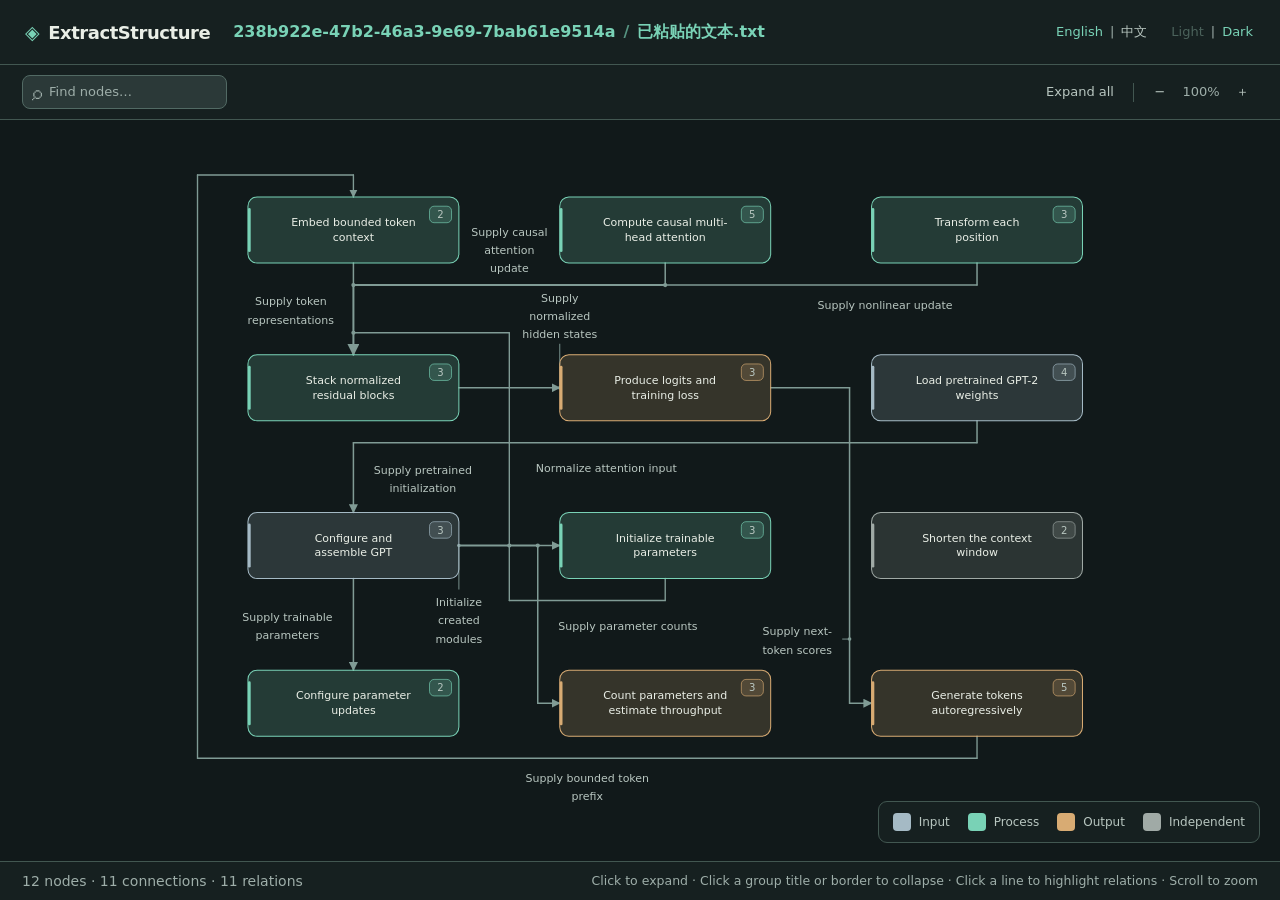
<file: examples/gpt-code-structure.html>
<!doctype html>
<!-- 目的和主要功能：提供 ExtractStructure 文章、目录与文件结构图的页面骨架。
     适用范围：本技能的服务页面与独立页面；内部组件读取当前图资料，提供展开、收起和聚焦。 -->
<html lang="zh-CN"><head><meta charset="utf-8"><meta name="viewport" content="width=device-width,initial-scale=1">
<title>ExtractStructure</title>
<style>
/* 目的和主要功能：定义 Mineral Atlas 双主题色彩与 ExtractStructure 页框布局。
 * 适用范围：本 Skill 的目录图和文件图页面；组件按颜色用途读取主题变量。
 */
:root{
  --atlas-font-sans:system-ui,-apple-system,BlinkMacSystemFont,"Segoe UI","PingFang SC","Microsoft YaHei","Noto Sans CJK SC",sans-serif;
  --atlas-font-mono:ui-monospace,SFMono-Regular,Menlo,Monaco,Consolas,"Liberation Mono","Courier New",monospace;
  --atlas-type-product:600 18px/1.5 var(--atlas-font-sans);
  --atlas-type-path:600 16px/1.5 var(--atlas-font-sans);
  --atlas-type-group:600 13px/1.5 var(--atlas-font-sans);
  --atlas-type-filename:500 13px/1.5 var(--atlas-font-mono);
  --atlas-type-description:400 12px/1.5 var(--atlas-font-sans);
  --atlas-type-caption:500 12px/1.5 var(--atlas-font-sans);
  --atlas-type-toolbar:500 13px/1.5 var(--atlas-font-sans);
}
:root,[data-theme="light"]{
  color-scheme:light;
  --atlas-independent:#808987;
  --atlas-category-opacity:.14;--atlas-category-hover-opacity:.20;--atlas-category-selected-opacity:.26;
  --atlas-canvas:#FFFFFF;--atlas-chrome:#FFFFFF;--atlas-group:#E8EAE3;
  --atlas-node:#F4F3EC;--atlas-node-hover:#F6FAF7;--atlas-node-selected:#E9F5F0;
  --atlas-group-border:#CDD5CE;--atlas-node-border:#B7C8BF;
  --atlas-text:#202B2B;--atlas-text-secondary:#4B625B;--atlas-text-muted:#586D65;
  --atlas-edge:#627C72;--atlas-edge-dimmed:#9CAC9F;
  --atlas-accent:#187A69;--atlas-accent-hover:#126557;--atlas-copper:#AF754D;--atlas-overview:#235345;
  --atlas-operation:#187A69;--atlas-data:#4D6D7A;--atlas-result:#547C31;--atlas-rejection:#A75237;
  --atlas-shadow:0 1px 3px #202B2B0A;--atlas-node-filter:drop-shadow(0 1px 2px #202B2B0A);
}
[data-theme="dark"]{
  color-scheme:dark;
  --atlas-independent:#A0AAA6;
  --atlas-category-opacity:.18;--atlas-category-hover-opacity:.24;--atlas-category-selected-opacity:.30;
  --atlas-canvas:#11191A;--atlas-chrome:#162020;--atlas-group:#1C2929;
  --atlas-node:#2B3938;--atlas-node-hover:#334541;--atlas-node-selected:#24413A;
  --atlas-group-border:#425751;--atlas-node-border:#526A64;
  --atlas-text:#E9EEE6;--atlas-text-secondary:#B8C6C0;--atlas-text-muted:#9EAEA9;
  --atlas-edge:#809B95;--atlas-edge-dimmed:#5B746E;
  --atlas-accent:#79D2B6;--atlas-accent-hover:#A3E4D0;--atlas-copper:#D8AB73;--atlas-overview:#548C76;
  --atlas-operation:#79D2B6;--atlas-data:#A5BAC5;--atlas-result:#A9D17B;--atlas-rejection:#E3A07E;
  --atlas-shadow:none;--atlas-node-filter:none;
}
*{box-sizing:border-box}
html,body{height:100%;margin:0;background:var(--atlas-canvas);color:var(--atlas-text)}
code,pre,kbd,samp{font-family:var(--atlas-font-mono)}
body{font:14px/1.5 var(--atlas-font-sans);-webkit-font-smoothing:antialiased;overflow:hidden}
button,input,select,a{font:inherit}button{cursor:pointer}a{color:inherit;text-decoration:none}
button:focus-visible,a:focus-visible,input:focus-visible,select:focus-visible{outline:2px solid var(--atlas-accent);outline-offset:3px}
.app{height:100dvh;min-height:380px;display:flex;flex-direction:column;overflow:hidden;background:var(--atlas-canvas)}
.topbar{display:flex;align-items:center;gap:20px;flex:none;height:65px;min-height:65px;padding:0 25px;background:var(--atlas-chrome);border-bottom:1px solid var(--atlas-group-border)}
.brand{display:inline-flex;align-items:center;gap:9px;flex:none;white-space:nowrap;font:var(--atlas-type-product);letter-spacing:-.45px;color:var(--atlas-text)}
.brand-mark{font-size:19px;font-weight:500;color:var(--atlas-accent)}
.workspace{display:flex;flex-direction:column;flex:1;min-height:0;min-width:0}
.toolbar{font:var(--atlas-type-toolbar);height:55px;flex:none;display:flex;align-items:center;padding:7px 22px;gap:12px;background:var(--atlas-chrome);border-bottom:1px solid var(--atlas-group-border)}
.tool-actions{display:flex;align-items:center;gap:4px;width:100%;min-width:0;flex-shrink:0}
.search-box{display:flex;align-items:center;width:205px;height:34px;border:1px solid var(--atlas-node-border);border-radius:8px;padding:0 9px;background:var(--atlas-node);color:var(--atlas-text-muted);margin-right:auto}
.search-box:focus-within{border-color:var(--atlas-accent)}
.search-symbol{font-size:20px;line-height:1;margin-right:5px}
.search-box input{min-width:0;width:100%;border:0;background:none;outline:0;font:var(--atlas-type-toolbar);color:var(--atlas-text)}
.search-box input::placeholder{color:var(--atlas-text-muted)}
.search-box input::-webkit-search-cancel-button{cursor:pointer}
.icon-button{height:32px;min-width:32px;border:1px solid transparent;border-radius:6px;background:none;padding:5px 8px;color:var(--atlas-text-secondary);font:var(--atlas-type-toolbar)}
.icon-button:hover:not(:disabled){background:var(--atlas-node-hover);color:var(--atlas-text)}
button:disabled{cursor:default;color:var(--atlas-text-muted)}
.tool-actions select{height:32px;max-width:135px;padding:0 8px;border:1px solid var(--atlas-node-border);border-radius:7px;background:var(--atlas-node);color:var(--atlas-text-secondary);font:var(--atlas-type-toolbar)}
.toolbar-separator{width:1px;height:19px;background:var(--atlas-group-border);margin:0 6px}
.zoom-value{min-width:42px;text-align:center;color:var(--atlas-text-muted);font:var(--atlas-type-toolbar);font-variant-numeric:tabular-nums}
.visual-stage{position:relative;display:flex;flex:1;min-height:0;min-width:0;overflow:hidden}
.graph-panel{display:flex;flex-direction:column;position:relative;min-height:0;min-width:0;flex:1;overflow:hidden}
.canvas-wrap,.canvas-wrap.in-focus{display:block;position:relative;flex:1;min-height:180px;min-width:0;overflow:hidden;outline:none;background:var(--atlas-canvas);background-image:none;overscroll-behavior:contain;cursor:grab;touch-action:none;scrollbar-color:var(--atlas-node-border) var(--atlas-canvas)}
.canvas-wrap.is-dragging{cursor:grabbing;user-select:none}
#canvas{position:absolute;inset:0;width:100%;height:100%;touch-action:none}
#canvas>svg#diagram{position:static;width:100%;height:100%;max-width:none;max-height:none;margin:0;user-select:none;will-change:auto;transform:none}
.canvas-foot{height:39px;min-height:39px;flex:none;padding:9px 22px;border-top:1px solid var(--atlas-group-border);background:var(--atlas-chrome);display:flex;justify-content:space-between;gap:14px;align-items:center;font-size:11px;color:var(--atlas-text-muted)}
.canvas-foot>span:first-child{min-width:0;overflow:hidden;white-space:nowrap;text-overflow:ellipsis}
.canvas-foot #sceneStatus{font-size:14px}.canvas-foot #sceneStatus.selection-active{color:var(--atlas-accent)}
.canvas-foot .interaction-hint{font-size:12.5px;white-space:nowrap;color:var(--atlas-text-muted)}
[hidden]{display:none!important}
@media(max-width:1120px){.topbar{padding:0 16px;gap:16px}.search-box{width:150px}.interaction-hint{display:none}.tool-actions{gap:1px}.tool-actions select{max-width:105px}}
@media(max-width:730px){.topbar{height:62px;min-height:62px;padding:10px 12px;gap:12px}.brand{font:var(--atlas-type-product)}.toolbar{font:var(--atlas-type-toolbar);height:auto;min-height:48px;padding:7px 10px;gap:6px}.tool-actions{flex-wrap:wrap;gap:3px}.search-box{width:145px}.tool-actions select{max-width:90px}.icon-button{min-width:24px;padding:4px 6px}.toolbar-separator{display:none}.canvas-foot{font-size:10px;padding:7px 10px}.canvas-foot #sceneStatus{font-size:13px}}


.canvas-wrap.is-dragging #diagram .node-surface{filter:none!important}
.canvas-wrap.is-dragging #diagram{pointer-events:none}
</style>
<style>
/* 目的和主要功能：将 Mineral Atlas 色彩角色应用于节点、分组、关系与交互状态。
 * 适用范围：本 Skill 的目录图和文件图画布；主题切换沿用相同布局及语义。
 */
.status-legend{position:absolute;z-index:3;display:flex;align-items:center;pointer-events:none;border:1px solid var(--atlas-group-border);border-radius:9px;bottom:18px;right:20px;padding:11px 14px;gap:18px;background:var(--atlas-chrome)}
.legend-item{display:flex;align-items:center;gap:8px;white-space:nowrap;color:var(--atlas-text-secondary);font-size:12px}
.legend-swatch{display:block;width:18px;height:18px;border-radius:4px;flex:none}
.legend-swatch.overview{background:var(--atlas-overview)}
.legend-swatch.operation{background:var(--atlas-operation)}.legend-swatch.object{background:var(--atlas-data)}.legend-swatch.result{background:var(--atlas-result)}.legend-swatch.failure{background:var(--atlas-rejection)}
.node{outline:none}.node text{pointer-events:none}
#diagram .graph-node .node-surface{fill:var(--atlas-node);stroke:var(--atlas-node-border);stroke-width:1.1;filter:var(--atlas-node-filter);transition:none}
#diagram .graph-node.upper .node-surface{stroke:var(--atlas-overview)}
#diagram .graph-node[class*="category-"] .node-surface{stroke:var(--node-category-color)}
#diagram .graph-node:hover .node-surface{fill:var(--node-category-color,var(--atlas-node-hover));stroke:var(--node-category-color,var(--atlas-accent));stroke-width:1.5}
#diagram .graph-node.selected .node-surface{fill:var(--node-category-color,var(--atlas-node-selected));stroke:var(--node-category-color,var(--atlas-accent));stroke-width:1.9}
#diagram .graph-node:focus-visible .node-surface{stroke:var(--node-category-color,var(--atlas-accent));stroke-width:2.5}
#diagram .graph-node:focus-visible{outline:2px solid var(--node-category-color,var(--atlas-accent));outline-offset:5px;border-radius:10px}
#diagram .graph-node .node-title{fill:var(--atlas-text);font:var(--atlas-type-description)}
#diagram .graph-node .node-filename{font:var(--atlas-type-filename);fill:var(--atlas-text)}
.node .node-status{stroke:none}.node.lower{cursor:pointer}
#diagram .graph-node .node-entry-link{cursor:pointer;outline:none}
#diagram .graph-node .node-entry-link text{pointer-events:auto;text-decoration:underline;text-decoration-thickness:.7px;text-underline-offset:3px}
#diagram .graph-node .node-entry-link:hover text,#diagram .graph-node .node-entry-link:focus-visible text{fill:var(--node-category-color,var(--atlas-accent))}
#diagram .graph-node .child-count rect{fill:var(--atlas-group);stroke:var(--atlas-node-border);stroke-width:.7}
#diagram .graph-node .child-count text{fill:var(--atlas-text-secondary);font-size:11px}
.guides{display:none}
.edge{cursor:pointer}.edge>.edge-line,.edge>.edge-hit,.edge>.arrow-end,.edge>.arrow-start{display:none!important}
.wire-segment{cursor:pointer;outline:none}.wire-line{stroke:var(--atlas-edge);stroke-width:1.5;pointer-events:none}
.wire-segment.main .wire-line{stroke-width:1.65}.wire-segment.shared .wire-line{stroke-width:2.2}
.wire-segment.related-hover .wire-line{stroke:var(--atlas-accent-hover);stroke-width:2}
.wire-segment:hover .wire-line,.wire-segment:focus-visible .wire-line{stroke:var(--atlas-accent-hover);stroke-width:2.5}
.wire-segment.selected .wire-line{stroke:var(--atlas-accent);stroke-width:2.8}
.wire-segment.dim .wire-line{stroke:var(--atlas-edge-dimmed)}
.wire-hit{pointer-events:stroke}.wire-junction{fill:var(--atlas-edge)}
.node.dim{opacity:.65}.wire-segment.dim{opacity:.8}.inline-caption.dim{opacity:.8}
.owner-control{cursor:pointer;outline:none}.owner-control text{pointer-events:none}
.range-fill{fill:var(--atlas-canvas);fill-opacity:1;pointer-events:none}
.range-outline{fill:none;stroke:var(--concept-color,var(--atlas-overview));stroke-width:1.2;pointer-events:none}
.range-border-hit{fill:none;stroke:transparent;stroke-width:12;pointer-events:stroke;cursor:pointer;outline:none}
.concept-focused .range-outline,.range-border-hit:focus-visible{stroke:var(--concept-color,var(--atlas-accent));stroke-width:1.8}
.concept-title rect{fill:none;stroke:none;pointer-events:all}
.concept-title text{font:var(--atlas-type-group);fill:var(--atlas-text-secondary)}
.concept-title .concept-disclosure{font-size:20px}
.concept-title:hover text,.concept-title:focus-visible text,.concept-title.concept-focused text{fill:var(--concept-color,var(--atlas-accent))}
.concept-title:focus-visible rect{stroke:var(--concept-color,var(--atlas-accent));stroke-width:1.5}
.node.concept-member .node-surface{stroke:var(--node-category-color,var(--atlas-accent));stroke-width:1.5}
#diagram .graph-node[class*="category-"] .node-surface{fill:var(--node-category-color);fill-opacity:var(--atlas-category-opacity)}
#diagram .graph-node[class*="category-"]:hover .node-surface{fill-opacity:var(--atlas-category-hover-opacity)}
#diagram .graph-node[class*="category-"].selected .node-surface{fill-opacity:var(--atlas-category-selected-opacity)}
#diagram .graph-node[class*="category-"]:focus-visible .node-surface{fill-opacity:var(--atlas-category-selected-opacity)}
#diagram .graph-node[class*="category-"] .child-count rect{fill:var(--node-category-color);fill-opacity:var(--atlas-category-opacity);stroke:var(--node-category-color)}

.inline-caption{cursor:pointer;outline:none}
.inline-caption text{fill:var(--atlas-text-secondary);font:var(--atlas-type-caption);stroke:none}
.inline-caption.selected text,.inline-caption:hover text,.inline-caption:focus-visible text{fill:var(--atlas-accent)}
.caption-hitbox{fill:none;stroke:none;pointer-events:all}
.caption-leader{stroke:var(--atlas-edge);stroke-width:1;pointer-events:stroke}.caption-anchor{fill:var(--atlas-edge);pointer-events:none}
.inline-caption.selected .caption-leader,.inline-caption:hover .caption-leader,.inline-caption:focus-visible .caption-leader{stroke:var(--atlas-accent);stroke-width:1.6}
.graph-pathbar{display:flex;align-items:center;gap:4px;flex:1;min-width:0;padding:0;overflow-x:auto;white-space:nowrap;scrollbar-width:thin;color:var(--atlas-accent)}
.graph-breadcrumbs{display:flex;gap:5px;align-items:center;flex:none;font:var(--atlas-type-path);color:inherit}
.graph-pathbar a{color:inherit;text-decoration:none}.graph-pathbar a:hover{text-decoration:underline}
.path-divider{color:inherit;opacity:.65}
.graph-breadcrumbs .path-segment,.graph-breadcrumbs .path-choice{appearance:none;flex:none;background:transparent;border:0;border-radius:4px;color:inherit;font:inherit;cursor:pointer;white-space:nowrap}
.graph-breadcrumbs .path-segment{padding:5px 3px;max-width:260px}.graph-breadcrumbs .path-choice{line-height:26px;padding:0 3px}
.path-choice:hover,.path-choice:focus-visible,.path-next:hover,.path-next:focus-within{background:var(--atlas-node-hover);color:var(--atlas-text)}
.path-segment option,.graph-pathbar #graphPicker option{background:var(--atlas-node);color:var(--atlas-text)}
.path-next{position:relative;display:inline-flex;align-items:center;justify-content:center;width:22px;height:26px;color:var(--atlas-text-secondary);border-radius:4px}
.path-next svg{position:absolute;pointer-events:none;z-index:1}
.graph-pathbar .path-next #graphPicker{appearance:none;display:block;margin:0;width:22px;min-width:22px;max-width:22px;height:26px;padding:0;border:0;background:transparent;color:transparent;cursor:pointer}
.path-next .path-choice-next{position:absolute;inset:0;width:22px;height:26px;padding:0}
.file-suffix{color:inherit}
.path-menu{position:fixed;z-index:1000;min-width:180px;max-width:min(420px,calc(100vw - 16px));max-height:min(360px,calc(100vh - 24px));overflow:auto;padding:5px;background:var(--atlas-node);border:1px solid var(--atlas-node-border);border-radius:7px;box-shadow:var(--atlas-shadow);font:var(--atlas-type-toolbar)}
.path-menu button{display:block;width:100%;text-align:left;border:0;border-radius:3px;background:transparent;color:var(--atlas-text-secondary);padding:7px 10px;cursor:pointer;font:inherit;white-space:nowrap}
.path-menu button:hover,.path-menu button:focus-visible{background:var(--atlas-node-hover);color:var(--atlas-text)}
.path-menu button.current{background:var(--atlas-node-selected);color:var(--atlas-accent)}
.path-menu[hidden],.graph-breadcrumbs select[hidden],.path-next select[hidden]{display:none}
.language-switch,.theme-switch{display:flex;align-items:center;gap:5px;flex:none;font:var(--atlas-type-toolbar);color:var(--atlas-text-muted)}
.topbar .language-switch{margin-left:auto}
.language-switch button,.theme-switch button{background:transparent;border:0;padding:4px 2px;color:var(--atlas-text-secondary);cursor:pointer}
.language-switch button.active,.theme-switch button.active{color:var(--atlas-accent)}
.language-switch button:hover,.theme-switch button:hover{color:var(--atlas-accent-hover)}
.language-notice{font:11px var(--atlas-font-sans);color:var(--atlas-copper);max-width:420px}
.graph-empty-message{margin:60px auto;padding:24px;max-width:560px;color:var(--atlas-text-secondary);font:14px/1.8 var(--atlas-font-sans);text-align:center}
@media(max-width:730px){.language-switch,.theme-switch{gap:3px}.graph-pathbar{padding:0}.status-legend{right:10px;bottom:12px;padding:8px 10px;gap:12px}.legend-item{font-size:11px}.legend-swatch{height:16px;width:16px}}

/* 节点名称与解释在悬停或键盘聚焦时完整显示。 */
.node-explanation{position:fixed;z-index:1000;max-width:min(420px,calc(100vw - 16px));max-height:calc(100vh - 16px);overflow:auto;padding:12px 16px;border:1px solid var(--atlas-edge);border-radius:8px;background:var(--atlas-canvas,#fff);color:var(--atlas-text);font:13px/1.6 var(--atlas-font-sans);white-space:pre-wrap;overflow-wrap:anywhere;box-shadow:0 4px 20px #0002;}
.node-explanation[hidden]{display:none}.node-explanation strong{display:block;margin-bottom:4px;}

</style></head>
<body><div class="app">
<header class="topbar"><div class="brand"><span class="brand-mark" aria-hidden="true">◈</span>ExtractStructure</div><nav class="graph-pathbar" aria-label="源码目录与文件"><div id="graphBreadcrumbs" class="graph-breadcrumbs"></div><span id="pathNext" class="path-next"><select id="graphPicker" aria-label="选择下一级目录或文件"></select><svg width="10" height="6" viewBox="0 0 10 6" aria-hidden="true"><path d="M1 1l4 4 4-4" fill="none" stroke="currentColor" stroke-width="1.5" stroke-linecap="round" stroke-linejoin="round"/></svg></span><span id="languageNotice" class="language-notice" hidden></span></nav><div class="language-switch" aria-label="Language"><button type="button" data-language="en">English</button><span aria-hidden="true">|</span><button type="button" data-language="zh">中文</button></div><div class="theme-switch" aria-label="Theme"><button type="button" data-theme="light">Light</button><span aria-hidden="true">|</span><button type="button" data-theme="dark">Dark</button></div></header>

<div class="workspace"><div class="toolbar"><div class="tool-actions"><label class="search-box"><span class="search-symbol" aria-hidden="true">⌕</span><input id="search" type="search" placeholder="查找节点…" aria-label="查找节点" autocomplete="off"></label><button id="expandAll" class="icon-button">全部展开</button><span class="toolbar-separator"></span><button id="minus" class="icon-button" aria-label="缩小">−</button><span id="zoom" class="zoom-value">100%</span><button id="plus" class="icon-button" aria-label="放大">＋</button></div></div>
<div class="visual-stage"><main class="graph-panel"><div id="canvasWrap" class="canvas-wrap"><div id="canvas"></div><div class="status-legend" role="note" aria-label="节点颜色表示输入、过程、输出与独立节点"><span class="legend-item"><i class="legend-swatch" style="background:var(--atlas-data)"></i>输入</span><span class="legend-item"><i class="legend-swatch" style="background:var(--atlas-operation)"></i>过程</span><span class="legend-item"><i class="legend-swatch" style="background:var(--atlas-copper)"></i>输出</span><span class="legend-item"><i class="legend-swatch" style="background:var(--atlas-independent)"></i>独立</span></div></div><footer class="canvas-foot"><span id="sceneStatus" aria-live="polite"></span><span class="interaction-hint">点击功能展开 · 点击范围标题或边界收起 · 点击线段高亮关系 · 滚轮缩放</span></footer></main></div></div></div>
<script id="extractStructureBundle" type="application/json">{"source": "238b922e-47b2-46a3-9e69-7bab61e9514a/已粘贴的文本.txt", "language": "en", "theme": "dark", "catalog": [{"id": "folders/238b922e-47b2-46a3-9e69-7bab61e9514a", "source": "238b922e-47b2-46a3-9e69-7bab61e9514a", "kind": "folder", "title": "238b922e-47b2-46a3-9e69-7bab61e9514a", "url": "/extract-structure/238b922e-47b2-46a3-9e69-7bab61e9514a", "available": false, "files": []}, {"id": "files/238b922e-47b2-46a3-9e69-7bab61e9514a/已粘贴的文本.txt", "title": "已粘贴的文本.txt · Build, train and sample a decoder-only GPT language model", "url": "/extract-structure/238b922e-47b2-46a3-9e69-7bab61e9514a/%E5%B7%B2%E7%B2%98%E8%B4%B4%E7%9A%84%E6%96%87%E6%9C%AC.txt", "kind": "file", "source": "238b922e-47b2-46a3-9e69-7bab61e9514a/已粘贴的文本.txt", "files": []}], "graphs": {"folders/238b922e-47b2-46a3-9e69-7bab61e9514a": {"graph": null, "source": "238b922e-47b2-46a3-9e69-7bab61e9514a", "available": false}, "files/238b922e-47b2-46a3-9e69-7bab61e9514a/已粘贴的文本.txt": {"graph": {"graph_kind": "file", "purpose": "Build, train and sample a decoder-only GPT language model", "scope": {"target": "238b922e-47b2-46a3-9e69-7bab61e9514a/已粘贴的文本.txt", "coverage": "Organize source functions into two levels, retaining complete function locations in source_index."}, "source": "238b922e-47b2-46a3-9e69-7bab61e9514a/已粘贴的文本.txt", "context": {"interpretation": "Build, train and sample a decoder-only GPT language model", "basis": "The agent summarizes objects, actions, conditions, and results from source; AST provides source locations.", "external_boundary": "Describe neighboring module behavior through actual calls."}, "source_index": [{"symbol": "LayerNorm", "source": [{"path": "238b922e-47b2-46a3-9e69-7bab61e9514a/已粘贴的文本.txt", "lines": [18, 27]}], "docstring": "LayerNorm but with an optional bias. PyTorch doesn't support simply bias=False "}, {"symbol": "LayerNorm.__init__", "source": [{"path": "238b922e-47b2-46a3-9e69-7bab61e9514a/已粘贴的文本.txt", "lines": [21, 24]}], "docstring": null}, {"symbol": "LayerNorm.forward", "source": [{"path": "238b922e-47b2-46a3-9e69-7bab61e9514a/已粘贴的文本.txt", "lines": [26, 27]}], "docstring": null}, {"symbol": "CausalSelfAttention", "source": [{"path": "238b922e-47b2-46a3-9e69-7bab61e9514a/已粘贴的文本.txt", "lines": [29, 76]}], "docstring": null}, {"symbol": "CausalSelfAttention.__init__", "source": [{"path": "238b922e-47b2-46a3-9e69-7bab61e9514a/已粘贴的文本.txt", "lines": [31, 50]}], "docstring": null}, {"symbol": "CausalSelfAttention.forward", "source": [{"path": "238b922e-47b2-46a3-9e69-7bab61e9514a/已粘贴的文本.txt", "lines": [52, 76]}], "docstring": null}, {"symbol": "MLP", "source": [{"path": "238b922e-47b2-46a3-9e69-7bab61e9514a/已粘贴的文本.txt", "lines": [78, 92]}], "docstring": null}, {"symbol": "MLP.__init__", "source": [{"path": "238b922e-47b2-46a3-9e69-7bab61e9514a/已粘贴的文本.txt", "lines": [80, 85]}], "docstring": null}, {"symbol": "MLP.forward", "source": [{"path": "238b922e-47b2-46a3-9e69-7bab61e9514a/已粘贴的文本.txt", "lines": [87, 92]}], "docstring": null}, {"symbol": "Block", "source": [{"path": "238b922e-47b2-46a3-9e69-7bab61e9514a/已粘贴的文本.txt", "lines": [94, 106]}], "docstring": null}, {"symbol": "Block.__init__", "source": [{"path": "238b922e-47b2-46a3-9e69-7bab61e9514a/已粘贴的文本.txt", "lines": [96, 101]}], "docstring": null}, {"symbol": "Block.forward", "source": [{"path": "238b922e-47b2-46a3-9e69-7bab61e9514a/已粘贴的文本.txt", "lines": [103, 106]}], "docstring": null}, {"symbol": "GPTConfig", "source": [{"path": "238b922e-47b2-46a3-9e69-7bab61e9514a/已粘贴的文本.txt", "lines": [109, 116]}], "docstring": null}, {"symbol": "GPT", "source": [{"path": "238b922e-47b2-46a3-9e69-7bab61e9514a/已粘贴的文本.txt", "lines": [118, 330]}], "docstring": null}, {"symbol": "GPT.__init__", "source": [{"path": "238b922e-47b2-46a3-9e69-7bab61e9514a/已粘贴的文本.txt", "lines": [120, 148]}], "docstring": null}, {"symbol": "GPT.get_num_params", "source": [{"path": "238b922e-47b2-46a3-9e69-7bab61e9514a/已粘贴的文本.txt", "lines": [150, 160]}], "docstring": "Return the number of parameters in the model.\nFor non-embedding count (default), the position embeddings get subtracted.\nThe token embeddings would too, except due to the parameter sharing these\nparams are actually used as weights in the final layer, so we include them."}, {"symbol": "GPT._init_weights", "source": [{"path": "238b922e-47b2-46a3-9e69-7bab61e9514a/已粘贴的文本.txt", "lines": [162, 168]}], "docstring": null}, {"symbol": "GPT.forward", "source": [{"path": "238b922e-47b2-46a3-9e69-7bab61e9514a/已粘贴的文本.txt", "lines": [170, 193]}], "docstring": null}, {"symbol": "GPT.crop_block_size", "source": [{"path": "238b922e-47b2-46a3-9e69-7bab61e9514a/已粘贴的文本.txt", "lines": [195, 204]}], "docstring": null}, {"symbol": "GPT.from_pretrained", "source": [{"path": "238b922e-47b2-46a3-9e69-7bab61e9514a/已粘贴的文本.txt", "lines": [207, 261]}], "docstring": null}, {"symbol": "GPT.configure_optimizers", "source": [{"path": "238b922e-47b2-46a3-9e69-7bab61e9514a/已粘贴的文本.txt", "lines": [263, 287]}], "docstring": null}, {"symbol": "GPT.estimate_mfu", "source": [{"path": "238b922e-47b2-46a3-9e69-7bab61e9514a/已粘贴的文本.txt", "lines": [289, 303]}], "docstring": "estimate model flops utilization (MFU) in units of A100 bfloat16 peak FLOPS "}, {"symbol": "GPT.generate", "source": [{"path": "238b922e-47b2-46a3-9e69-7bab61e9514a/已粘贴的文本.txt", "lines": [306, 330]}], "docstring": "Take a conditioning sequence of indices idx (LongTensor of shape (b,t)) and complete\nthe sequence max_new_tokens times, feeding the predictions back into the model each time.\nMost likely you'll want to make sure to be in model.eval() mode of operation for this."}], "analysis": {"method": "Agent-authored functional graph; AST used only for source locations", "source_sha256": "ef3a5232f57a3ac65eb63db4c29f42e7d8ca34124459301b5ba3b7aecbe501d2"}, "graphs": {"L1": {"name": "Functions", "explanation": "Build, train and sample a decoder-only GPT language model", "nodes": [{"id": "L1_BUILD", "name": "Configure and assemble GPT", "meaning": "Construct a configurable stack of causal Transformer blocks and a shared token output matrix.", "source": [{"path": "238b922e-47b2-46a3-9e69-7bab61e9514a/已粘贴的文本.txt", "lines": [109, 116]}, {"path": "238b922e-47b2-46a3-9e69-7bab61e9514a/已粘贴的文本.txt", "lines": [120, 148]}], "category": "input"}, {"id": "L1_INIT", "name": "Initialize trainable parameters", "meaning": "Initialize projections and embeddings, with reduced residual-projection variance for deeper stacks.", "source": [{"path": "238b922e-47b2-46a3-9e69-7bab61e9514a/已粘贴的文本.txt", "lines": [162, 168]}, {"path": "238b922e-47b2-46a3-9e69-7bab61e9514a/已粘贴的文本.txt", "lines": [120, 148]}, {"path": "238b922e-47b2-46a3-9e69-7bab61e9514a/已粘贴的文本.txt", "lines": [21, 24]}, {"path": "238b922e-47b2-46a3-9e69-7bab61e9514a/已粘贴的文本.txt", "lines": [26, 27]}], "category": "process"}, {"id": "L1_INPUT", "name": "Embed bounded token context", "meaning": "Validate input length and combine token identity with learned absolute position.", "source": [{"path": "238b922e-47b2-46a3-9e69-7bab61e9514a/已粘贴的文本.txt", "lines": [170, 193]}], "category": "process"}, {"id": "L1_ATTENTION", "name": "Compute causal multi-head attention", "meaning": "Project queries, keys and values, attend only to available positions, and merge the head outputs.", "source": [{"path": "238b922e-47b2-46a3-9e69-7bab61e9514a/已粘贴的文本.txt", "lines": [31, 50]}, {"path": "238b922e-47b2-46a3-9e69-7bab61e9514a/已粘贴的文本.txt", "lines": [52, 76]}], "category": "process"}, {"id": "L1_MLP", "name": "Transform each position", "meaning": "Use the same two-layer feed-forward network at each sequence position.", "source": [{"path": "238b922e-47b2-46a3-9e69-7bab61e9514a/已粘贴的文本.txt", "lines": [80, 85]}, {"path": "238b922e-47b2-46a3-9e69-7bab61e9514a/已粘贴的文本.txt", "lines": [87, 92]}], "category": "process"}, {"id": "L1_BLOCKS", "name": "Stack normalized residual blocks", "meaning": "Apply normalization before each sublayer and retain the residual stream across attention and feed-forward updates.", "source": [{"path": "238b922e-47b2-46a3-9e69-7bab61e9514a/已粘贴的文本.txt", "lines": [96, 101]}, {"path": "238b922e-47b2-46a3-9e69-7bab61e9514a/已粘贴的文本.txt", "lines": [103, 106]}, {"path": "238b922e-47b2-46a3-9e69-7bab61e9514a/已粘贴的文本.txt", "lines": [170, 193]}], "category": "process"}, {"id": "L1_OUTPUT", "name": "Produce logits and training loss", "meaning": "Use all positions for supervised loss, or only the last position for inference.", "source": [{"path": "238b922e-47b2-46a3-9e69-7bab61e9514a/已粘贴的文本.txt", "lines": [170, 193]}], "category": "output"}, {"id": "L1_CHECKPOINT", "name": "Load pretrained GPT-2 weights", "meaning": "Construct a matching model and align imported parameter names and shapes before copying.", "source": [{"path": "238b922e-47b2-46a3-9e69-7bab61e9514a/已粘贴的文本.txt", "lines": [207, 261]}], "category": "input"}, {"id": "L1_CONTEXT", "name": "Shorten the context window", "meaning": "Reduce learned positions and manual attention masks together.", "source": [{"path": "238b922e-47b2-46a3-9e69-7bab61e9514a/已粘贴的文本.txt", "lines": [195, 204]}], "category": "process"}, {"id": "L1_OPTIMIZER", "name": "Configure parameter updates", "meaning": "Group trainable parameters for AdamW and select a fused implementation when supported on the graphics processor.", "source": [{"path": "238b922e-47b2-46a3-9e69-7bab61e9514a/已粘贴的文本.txt", "lines": [263, 287]}], "category": "process"}, {"id": "L1_METRICS", "name": "Count parameters and estimate throughput", "meaning": "Report model size and estimate achieved work relative to a fixed hardware reference.", "source": [{"path": "238b922e-47b2-46a3-9e69-7bab61e9514a/已粘贴的文本.txt", "lines": [150, 160]}, {"path": "238b922e-47b2-46a3-9e69-7bab61e9514a/已粘贴的文本.txt", "lines": [289, 303]}], "category": "output"}, {"id": "L1_SAMPLE", "name": "Generate tokens autoregressively", "meaning": "Repeatedly score the current context, sample one token and append it, with gradient recording disabled.", "source": [{"path": "238b922e-47b2-46a3-9e69-7bab61e9514a/已粘贴的文本.txt", "lines": [306, 330]}], "category": "output"}], "edges": [{"from": "L1_BUILD", "to": "L1_INIT", "label": "Initialize created modules", "description": "Initialize created modules", "source": [{"path": "238b922e-47b2-46a3-9e69-7bab61e9514a/已粘贴的文本.txt", "lines": [162, 168]}]}, {"from": "L1_INPUT", "to": "L1_BLOCKS", "label": "Supply token representations", "description": "Supply token representations", "source": [{"path": "238b922e-47b2-46a3-9e69-7bab61e9514a/已粘贴的文本.txt", "lines": [170, 193]}]}, {"from": "L1_ATTENTION", "to": "L1_BLOCKS", "label": "Supply causal attention update", "description": "Supply causal attention update", "source": [{"path": "238b922e-47b2-46a3-9e69-7bab61e9514a/已粘贴的文本.txt", "lines": [96, 101]}, {"path": "238b922e-47b2-46a3-9e69-7bab61e9514a/已粘贴的文本.txt", "lines": [103, 106]}]}, {"from": "L1_MLP", "to": "L1_BLOCKS", "label": "Supply nonlinear update", "description": "Supply nonlinear update", "source": [{"path": "238b922e-47b2-46a3-9e69-7bab61e9514a/已粘贴的文本.txt", "lines": [103, 106]}]}, {"from": "L1_BLOCKS", "to": "L1_OUTPUT", "label": "Supply normalized hidden states", "description": "Supply normalized hidden states", "source": [{"path": "238b922e-47b2-46a3-9e69-7bab61e9514a/已粘贴的文本.txt", "lines": [170, 193]}]}, {"from": "L1_CHECKPOINT", "to": "L1_BUILD", "label": "Supply pretrained initialization", "description": "Supply pretrained initialization", "source": [{"path": "238b922e-47b2-46a3-9e69-7bab61e9514a/已粘贴的文本.txt", "lines": [120, 148]}]}, {"from": "L1_BUILD", "to": "L1_OPTIMIZER", "label": "Supply trainable parameters", "description": "Supply trainable parameters", "source": [{"path": "238b922e-47b2-46a3-9e69-7bab61e9514a/已粘贴的文本.txt", "lines": [263, 287]}]}, {"from": "L1_BUILD", "to": "L1_METRICS", "label": "Supply parameter counts", "description": "Supply parameter counts", "source": [{"path": "238b922e-47b2-46a3-9e69-7bab61e9514a/已粘贴的文本.txt", "lines": [150, 160]}]}, {"from": "L1_OUTPUT", "to": "L1_SAMPLE", "label": "Supply next-token scores", "description": "Supply next-token scores", "source": [{"path": "238b922e-47b2-46a3-9e69-7bab61e9514a/已粘贴的文本.txt", "lines": [306, 330]}]}]}, "L2": {"name": "Steps", "explanation": "Build, train and sample a decoder-only GPT language model", "nodes": [{"id": "L2_CONFIG", "name": "Choose model dimensions", "meaning": "Defaults are context 1024, vocabulary 50304, 12 layers, 12 heads and width 768; dropout defaults to zero and bias is enabled.", "source": [{"path": "238b922e-47b2-46a3-9e69-7bab61e9514a/已粘贴的文本.txt", "lines": [109, 116]}], "category": "input"}, {"id": "L2_ASSEMBLE", "name": "Assemble embeddings and blocks", "meaning": "Create learned token and position embeddings, embedding dropout, the configured number of blocks, final normalization and a vocabulary projection.", "source": [{"path": "238b922e-47b2-46a3-9e69-7bab61e9514a/已粘贴的文本.txt", "lines": [120, 148]}], "category": "process"}, {"id": "L2_TIE", "name": "Share input and output weights", "meaning": "Tie the token embedding matrix to the language-model output projection, so both roles use the same parameter.", "source": [{"path": "238b922e-47b2-46a3-9e69-7bab61e9514a/已粘贴的文本.txt", "lines": [120, 148]}], "category": "output"}, {"id": "L2_NORMALINIT", "name": "Initialize weights at scale 0.02", "meaning": "Linear and embedding weights use a zero-mean normal distribution with standard deviation 0.02; linear biases are zero.", "source": [{"path": "238b922e-47b2-46a3-9e69-7bab61e9514a/已粘贴的文本.txt", "lines": [162, 168]}], "category": "process"}, {"id": "L2_RESIDINIT", "name": "Scale residual projections", "meaning": "Projection weights whose names end in c_proj.weight are initialized with standard deviation 0.02 divided by the square root of twice the layer count.", "source": [{"path": "238b922e-47b2-46a3-9e69-7bab61e9514a/已粘贴的文本.txt", "lines": [120, 148]}], "category": "output"}, {"id": "L2_NORM", "name": "Normalize with optional bias", "meaning": "Normalize the last dimension with learned scale, optional learned bias and numerical constant 0.00001.", "source": [{"path": "238b922e-47b2-46a3-9e69-7bab61e9514a/已粘贴的文本.txt", "lines": [21, 24]}, {"path": "238b922e-47b2-46a3-9e69-7bab61e9514a/已粘贴的文本.txt", "lines": [26, 27]}], "category": "output"}, {"id": "L2_LENGTH", "name": "Require context within the limit", "meaning": "Read batch and sequence length from token indices; assert that sequence length does not exceed the configured context size. Build positions on the same device.", "source": [{"path": "238b922e-47b2-46a3-9e69-7bab61e9514a/已粘贴的文本.txt", "lines": [170, 193]}], "category": "input"}, {"id": "L2_EMBED", "name": "Add token and position vectors", "meaning": "Look up token vectors of shape batch × time × width and position vectors of shape time × width, sum them and apply embedding dropout.", "source": [{"path": "238b922e-47b2-46a3-9e69-7bab61e9514a/已粘贴的文本.txt", "lines": [170, 193]}], "category": "output"}, {"id": "L2_ATTNSETUP", "name": "Choose optimized or manual attention", "meaning": "Require width divisible by head count. Create combined query/key/value and output projections. If scaled-dot-product attention is absent, register a lower-triangular causal mask.", "source": [{"path": "238b922e-47b2-46a3-9e69-7bab61e9514a/已粘贴的文本.txt", "lines": [31, 50]}], "category": "input"}, {"id": "L2_QKV", "name": "Split and reshape attention heads", "meaning": "Project width to three times width, split queries, keys and values, and reshape each to batch × heads × time × head width.", "source": [{"path": "238b922e-47b2-46a3-9e69-7bab61e9514a/已粘贴的文本.txt", "lines": [52, 76]}], "category": "process"}, {"id": "L2_FAST", "name": "Use optimized causal attention", "meaning": "When available, call scaled-dot-product attention with causal masking; use configured attention dropout during training and zero during evaluation.", "source": [{"path": "238b922e-47b2-46a3-9e69-7bab61e9514a/已粘贴的文本.txt", "lines": [52, 76]}], "category": "process"}, {"id": "L2_MANUAL", "name": "Mask future scores before softmax", "meaning": "Otherwise compute query-key products divided by square root of head width, replace future scores with negative infinity, apply softmax and dropout, then multiply by values.", "source": [{"path": "238b922e-47b2-46a3-9e69-7bab61e9514a/已粘贴的文本.txt", "lines": [52, 76]}], "category": "process"}, {"id": "L2_MERGE", "name": "Merge heads and project outputs", "meaning": "Restore batch × time × width, apply the output projection and residual dropout, and return attention output.", "source": [{"path": "238b922e-47b2-46a3-9e69-7bab61e9514a/已粘贴的文本.txt", "lines": [52, 76]}], "category": "output"}, {"id": "L2_EXPAND", "name": "Expand width fourfold", "meaning": "The first linear projection expands hidden width to four times its size.", "source": [{"path": "238b922e-47b2-46a3-9e69-7bab61e9514a/已粘贴的文本.txt", "lines": [80, 85]}, {"path": "238b922e-47b2-46a3-9e69-7bab61e9514a/已粘贴的文本.txt", "lines": [87, 92]}], "category": "input"}, {"id": "L2_GELU", "name": "Apply a nonlinear activation", "meaning": "Apply the Gaussian error linear unit elementwise to the expanded features.", "source": [{"path": "238b922e-47b2-46a3-9e69-7bab61e9514a/已粘贴的文本.txt", "lines": [87, 92]}], "category": "process"}, {"id": "L2_CONTRACT", "name": "Project back and apply dropout", "meaning": "Project back to model width and apply dropout before returning the positionwise output.", "source": [{"path": "238b922e-47b2-46a3-9e69-7bab61e9514a/已粘贴的文本.txt", "lines": [87, 92]}], "category": "output"}, {"id": "L2_ATTNRESID", "name": "Add normalized attention update", "meaning": "Compute x ← x + Attention(Normalize(x)), retaining the original stream alongside the attention result.", "source": [{"path": "238b922e-47b2-46a3-9e69-7bab61e9514a/已粘贴的文本.txt", "lines": [96, 101]}, {"path": "238b922e-47b2-46a3-9e69-7bab61e9514a/已粘贴的文本.txt", "lines": [103, 106]}], "category": "process"}, {"id": "L2_MLPRESID", "name": "Add normalized feed-forward update", "meaning": "Next compute x ← x + FeedForward(Normalize(x)); each block has its own pair of normalization layers.", "source": [{"path": "238b922e-47b2-46a3-9e69-7bab61e9514a/已粘贴的文本.txt", "lines": [103, 106]}], "category": "output"}, {"id": "L2_STACK", "name": "Apply every block, then normalize", "meaning": "The model sends embedded input through every configured block in order, then applies final layer normalization.", "source": [{"path": "238b922e-47b2-46a3-9e69-7bab61e9514a/已粘贴的文本.txt", "lines": [170, 193]}], "category": "output"}, {"id": "L2_TRAINLOGITS", "name": "Score all positions with targets", "meaning": "When target token indices are supplied, project every hidden position into vocabulary logits.", "source": [{"path": "238b922e-47b2-46a3-9e69-7bab61e9514a/已粘贴的文本.txt", "lines": [170, 193]}], "category": "process"}, {"id": "L2_LOSS", "name": "Ignore target −1 in cross entropy", "meaning": "Flatten batch and time dimensions, compute cross-entropy loss and ignore positions whose target index is −1. Return logits and loss.", "source": [{"path": "238b922e-47b2-46a3-9e69-7bab61e9514a/已粘贴的文本.txt", "lines": [170, 193]}], "category": "output"}, {"id": "L2_LASTLOGITS", "name": "Score only the last position", "meaning": "When targets are absent, apply the vocabulary projection only to the last hidden position, preserve the time dimension and return no loss.", "source": [{"path": "238b922e-47b2-46a3-9e69-7bab61e9514a/已粘贴的文本.txt", "lines": [170, 193]}], "category": "output"}, {"id": "L2_PRESET", "name": "Select one of four GPT-2 sizes", "meaning": "Accept GPT-2, medium, large or extra-large presets with their fixed layer/head/width combinations. Fix vocabulary at 50257, context at 1024 and enable bias; only dropout may be overridden.", "source": [{"path": "238b922e-47b2-46a3-9e69-7bab61e9514a/已粘贴的文本.txt", "lines": [207, 261]}], "category": "input"}, {"id": "L2_IMPORT", "name": "Obtain pretrained parameter tensors", "meaning": "Load the selected pretrained language model through the Transformers library and obtain both source and destination parameter dictionaries.", "source": [{"path": "238b922e-47b2-46a3-9e69-7bab61e9514a/已粘贴的文本.txt", "lines": [207, 261]}], "category": "process"}, {"id": "L2_ALIGNWEIGHTS", "name": "Check shapes and transpose projections", "meaning": "Exclude attention-mask buffers, require matching parameter counts, transpose the four attention/feed-forward projection weight types, and check every copied tensor shape.", "source": [{"path": "238b922e-47b2-46a3-9e69-7bab61e9514a/已粘贴的文本.txt", "lines": [207, 261]}], "category": "process"}, {"id": "L2_COPY", "name": "Copy weights without gradients", "meaning": "Copy aligned pretrained weights under disabled gradient tracking and return the initialized model.", "source": [{"path": "238b922e-47b2-46a3-9e69-7bab61e9514a/已粘贴的文本.txt", "lines": [207, 261]}], "category": "output"}, {"id": "L2_CROP", "name": "Allow only a smaller context", "meaning": "Require the requested size to be at most the existing context limit, update the limit and retain the corresponding leading position embeddings.", "source": [{"path": "238b922e-47b2-46a3-9e69-7bab61e9514a/已粘贴的文本.txt", "lines": [195, 204]}], "category": "process"}, {"id": "L2_CROPMASK", "name": "Resize any registered causal masks", "meaning": "For blocks with a stored causal-mask buffer, truncate both sequence axes to the new context size.", "source": [{"path": "238b922e-47b2-46a3-9e69-7bab61e9514a/已粘贴的文本.txt", "lines": [195, 204]}], "category": "output"}, {"id": "L2_DECAY", "name": "Separate decayed parameter matrices", "meaning": "Keep only parameters requiring gradients. Apply configured weight decay to tensors with at least two dimensions; vectors and scalars receive zero decay.", "source": [{"path": "238b922e-47b2-46a3-9e69-7bab61e9514a/已粘贴的文本.txt", "lines": [263, 287]}], "category": "process"}, {"id": "L2_ADAMW", "name": "Create AdamW with optional fusion", "meaning": "Pass learning rate and momentum coefficients into AdamW. Enable fused mode only if the optimizer exposes that option and the requested device type is CUDA.", "source": [{"path": "238b922e-47b2-46a3-9e69-7bab61e9514a/已粘贴的文本.txt", "lines": [263, 287]}], "category": "output"}, {"id": "L2_COUNT", "name": "Count shared parameters once", "meaning": "Sum model parameters. By default subtract position embeddings while retaining shared token/output weights, since they also serve the final projection.", "source": [{"path": "238b922e-47b2-46a3-9e69-7bab61e9514a/已粘贴的文本.txt", "lines": [150, 160]}], "category": "output"}, {"id": "L2_FLOPS", "name": "Estimate work per training iteration", "meaning": "Estimate work per token as 6N + 12LHQ T, then multiply by context length and forward/backward passes per iteration. N is the reported parameter count.", "source": [{"path": "238b922e-47b2-46a3-9e69-7bab61e9514a/已粘贴的文本.txt", "lines": [289, 303]}], "category": "process"}, {"id": "L2_UTIL", "name": "Compare with 312 trillion ops/s", "meaning": "Divide estimated iteration work by elapsed seconds, then divide throughput by the A100 brain-float16 reference of 312 trillion floating-point operations per second.", "source": [{"path": "238b922e-47b2-46a3-9e69-7bab61e9514a/已粘贴的文本.txt", "lines": [289, 303]}], "category": "output"}, {"id": "L2_WINDOW", "name": "Keep the latest context window", "meaning": "For each requested new token, use the complete prefix when short enough, otherwise keep only the most recent configured context length.", "source": [{"path": "238b922e-47b2-46a3-9e69-7bab61e9514a/已粘贴的文本.txt", "lines": [306, 330]}], "category": "input"}, {"id": "L2_TEMPERATURE", "name": "Scale final logits by temperature", "meaning": "Run the model on the current context, take final-position vocabulary logits and divide them by the supplied temperature.", "source": [{"path": "238b922e-47b2-46a3-9e69-7bab61e9514a/已粘贴的文本.txt", "lines": [306, 330]}], "category": "process"}, {"id": "L2_TOPK", "name": "Optionally retain top-ranked tokens", "meaning": "If top-k is supplied, retain logits at or above the kth-largest threshold, using at most the vocabulary size to choose that threshold.", "source": [{"path": "238b922e-47b2-46a3-9e69-7bab61e9514a/已粘贴的文本.txt", "lines": [306, 330]}], "category": "process"}, {"id": "L2_DRAW", "name": "Normalize and sample one token", "meaning": "Apply softmax over the filtered logits and sample one token per sequence with multinomial sampling.", "source": [{"path": "238b922e-47b2-46a3-9e69-7bab61e9514a/已粘贴的文本.txt", "lines": [306, 330]}], "category": "process"}, {"id": "L2_APPEND", "name": "Append and repeat the next step", "meaning": "Append the sampled token to the running sequence and repeat until the requested number of new tokens is produced. Return the full extended sequence.", "source": [{"path": "238b922e-47b2-46a3-9e69-7bab61e9514a/已粘贴的文本.txt", "lines": [306, 330]}], "category": "output"}], "edges": [{"from": "L2_CONFIG", "to": "L2_ASSEMBLE", "label": "Set model dimensions", "description": "Set model dimensions", "source": [{"path": "238b922e-47b2-46a3-9e69-7bab61e9514a/已粘贴的文本.txt", "lines": [120, 148]}]}, {"from": "L2_ASSEMBLE", "to": "L2_TIE", "label": "Share vocabulary parameters", "description": "Share vocabulary parameters", "source": [{"path": "238b922e-47b2-46a3-9e69-7bab61e9514a/已粘贴的文本.txt", "lines": [120, 148]}]}, {"from": "L2_ASSEMBLE", "to": "L2_NORMALINIT", "label": "Initialize created modules", "description": "Initialize created modules", "source": [{"path": "238b922e-47b2-46a3-9e69-7bab61e9514a/已粘贴的文本.txt", "lines": [162, 168]}]}, {"from": "L2_NORMALINIT", "to": "L2_RESIDINIT", "label": "Adjust residual scale", "description": "Adjust residual scale", "source": [{"path": "238b922e-47b2-46a3-9e69-7bab61e9514a/已粘贴的文本.txt", "lines": [120, 148]}]}, {"from": "L2_LENGTH", "to": "L2_EMBED", "label": "Supply valid token positions", "description": "Supply valid token positions", "source": [{"path": "238b922e-47b2-46a3-9e69-7bab61e9514a/已粘贴的文本.txt", "lines": [170, 193]}]}, {"from": "L2_ATTNSETUP", "to": "L2_QKV", "label": "Provide projection weights", "description": "Provide projection weights", "source": [{"path": "238b922e-47b2-46a3-9e69-7bab61e9514a/已粘贴的文本.txt", "lines": [52, 76]}]}, {"from": "L2_QKV", "to": "L2_FAST", "label": "Supply projected heads", "description": "Supply projected heads", "source": [{"path": "238b922e-47b2-46a3-9e69-7bab61e9514a/已粘贴的文本.txt", "lines": [52, 76]}]}, {"from": "L2_QKV", "to": "L2_MANUAL", "label": "Supply projected heads", "description": "Supply projected heads", "source": [{"path": "238b922e-47b2-46a3-9e69-7bab61e9514a/已粘贴的文本.txt", "lines": [52, 76]}]}, {"from": "L2_FAST", "to": "L2_MERGE", "label": "Return attended values", "description": "Return attended values", "source": [{"path": "238b922e-47b2-46a3-9e69-7bab61e9514a/已粘贴的文本.txt", "lines": [52, 76]}]}, {"from": "L2_MANUAL", "to": "L2_MERGE", "label": "Return attended values", "description": "Return attended values", "source": [{"path": "238b922e-47b2-46a3-9e69-7bab61e9514a/已粘贴的文本.txt", "lines": [52, 76]}]}, {"from": "L2_EXPAND", "to": "L2_GELU", "label": "Supply expanded features", "description": "Supply expanded features", "source": [{"path": "238b922e-47b2-46a3-9e69-7bab61e9514a/已粘贴的文本.txt", "lines": [87, 92]}]}, {"from": "L2_GELU", "to": "L2_CONTRACT", "label": "Supply nonlinear features", "description": "Supply nonlinear features", "source": [{"path": "238b922e-47b2-46a3-9e69-7bab61e9514a/已粘贴的文本.txt", "lines": [87, 92]}]}, {"from": "L2_NORM", "to": "L2_ATTNRESID", "label": "Normalize attention input", "description": "Normalize attention input", "source": [{"path": "238b922e-47b2-46a3-9e69-7bab61e9514a/已粘贴的文本.txt", "lines": [96, 101]}, {"path": "238b922e-47b2-46a3-9e69-7bab61e9514a/已粘贴的文本.txt", "lines": [103, 106]}]}, {"from": "L2_MERGE", "to": "L2_ATTNRESID", "label": "Supply attention update", "description": "Supply attention update", "source": [{"path": "238b922e-47b2-46a3-9e69-7bab61e9514a/已粘贴的文本.txt", "lines": [96, 101]}, {"path": "238b922e-47b2-46a3-9e69-7bab61e9514a/已粘贴的文本.txt", "lines": [103, 106]}]}, {"from": "L2_CONTRACT", "to": "L2_MLPRESID", "label": "Supply feed-forward update", "description": "Supply feed-forward update", "source": [{"path": "238b922e-47b2-46a3-9e69-7bab61e9514a/已粘贴的文本.txt", "lines": [103, 106]}]}, {"from": "L2_ATTNRESID", "to": "L2_MLPRESID", "label": "Pass updated residual stream", "description": "Pass updated residual stream", "source": [{"path": "238b922e-47b2-46a3-9e69-7bab61e9514a/已粘贴的文本.txt", "lines": [103, 106]}]}, {"from": "L2_EMBED", "to": "L2_STACK", "label": "Supply initial representations", "description": "Supply initial representations", "source": [{"path": "238b922e-47b2-46a3-9e69-7bab61e9514a/已粘贴的文本.txt", "lines": [170, 193]}]}, {"from": "L2_MLPRESID", "to": "L2_STACK", "label": "Complete each block", "description": "Complete each block", "source": [{"path": "238b922e-47b2-46a3-9e69-7bab61e9514a/已粘贴的文本.txt", "lines": [170, 193]}]}, {"from": "L2_STACK", "to": "L2_TRAINLOGITS", "label": "Supply all hidden positions", "description": "Supply all hidden positions", "source": [{"path": "238b922e-47b2-46a3-9e69-7bab61e9514a/已粘贴的文本.txt", "lines": [170, 193]}]}, {"from": "L2_STACK", "to": "L2_LASTLOGITS", "label": "Supply final hidden position", "description": "Supply final hidden position", "source": [{"path": "238b922e-47b2-46a3-9e69-7bab61e9514a/已粘贴的文本.txt", "lines": [170, 193]}]}, {"from": "L2_TRAINLOGITS", "to": "L2_LOSS", "label": "Supply vocabulary scores", "description": "Supply vocabulary scores", "source": [{"path": "238b922e-47b2-46a3-9e69-7bab61e9514a/已粘贴的文本.txt", "lines": [170, 193]}]}, {"from": "L2_PRESET", "to": "L2_IMPORT", "label": "Choose pretrained checkpoint", "description": "Choose pretrained checkpoint", "source": [{"path": "238b922e-47b2-46a3-9e69-7bab61e9514a/已粘贴的文本.txt", "lines": [207, 261]}]}, {"from": "L2_IMPORT", "to": "L2_ALIGNWEIGHTS", "label": "Supply source tensors", "description": "Supply source tensors", "source": [{"path": "238b922e-47b2-46a3-9e69-7bab61e9514a/已粘贴的文本.txt", "lines": [207, 261]}]}, {"from": "L2_ALIGNWEIGHTS", "to": "L2_COPY", "label": "Supply compatible tensors", "description": "Supply compatible tensors", "source": [{"path": "238b922e-47b2-46a3-9e69-7bab61e9514a/已粘贴的文本.txt", "lines": [207, 261]}]}, {"from": "L2_COPY", "to": "L2_ASSEMBLE", "label": "Initialize compatible architecture", "description": "Initialize compatible architecture", "source": [{"path": "238b922e-47b2-46a3-9e69-7bab61e9514a/已粘贴的文本.txt", "lines": [120, 148]}]}, {"from": "L2_CROP", "to": "L2_CROPMASK", "label": "Supply reduced context size", "description": "Supply reduced context size", "source": [{"path": "238b922e-47b2-46a3-9e69-7bab61e9514a/已粘贴的文本.txt", "lines": [195, 204]}]}, {"from": "L2_ASSEMBLE", "to": "L2_DECAY", "label": "Supply named parameters", "description": "Supply named parameters", "source": [{"path": "238b922e-47b2-46a3-9e69-7bab61e9514a/已粘贴的文本.txt", "lines": [263, 287]}]}, {"from": "L2_DECAY", "to": "L2_ADAMW", "label": "Supply update groups", "description": "Supply update groups", "source": [{"path": "238b922e-47b2-46a3-9e69-7bab61e9514a/已粘贴的文本.txt", "lines": [263, 287]}]}, {"from": "L2_ASSEMBLE", "to": "L2_COUNT", "label": "Supply model parameters", "description": "Supply model parameters", "source": [{"path": "238b922e-47b2-46a3-9e69-7bab61e9514a/已粘贴的文本.txt", "lines": [150, 160]}]}, {"from": "L2_COUNT", "to": "L2_FLOPS", "label": "Supply parameter count", "description": "Supply parameter count", "source": [{"path": "238b922e-47b2-46a3-9e69-7bab61e9514a/已粘贴的文本.txt", "lines": [289, 303]}]}, {"from": "L2_FLOPS", "to": "L2_UTIL", "label": "Supply estimated operation count", "description": "Supply estimated operation count", "source": [{"path": "238b922e-47b2-46a3-9e69-7bab61e9514a/已粘贴的文本.txt", "lines": [289, 303]}]}, {"from": "L2_WINDOW", "to": "L2_LENGTH", "label": "Supply bounded token prefix", "description": "Supply bounded token prefix", "source": [{"path": "238b922e-47b2-46a3-9e69-7bab61e9514a/已粘贴的文本.txt", "lines": [170, 193]}]}, {"from": "L2_LASTLOGITS", "to": "L2_TEMPERATURE", "label": "Supply next-token logits", "description": "Supply next-token logits", "source": [{"path": "238b922e-47b2-46a3-9e69-7bab61e9514a/已粘贴的文本.txt", "lines": [306, 330]}]}, {"from": "L2_TEMPERATURE", "to": "L2_TOPK", "label": "Supply scaled logits", "description": "Supply scaled logits", "source": [{"path": "238b922e-47b2-46a3-9e69-7bab61e9514a/已粘贴的文本.txt", "lines": [306, 330]}]}, {"from": "L2_TOPK", "to": "L2_DRAW", "label": "Supply eligible token scores", "description": "Supply eligible token scores", "source": [{"path": "238b922e-47b2-46a3-9e69-7bab61e9514a/已粘贴的文本.txt", "lines": [306, 330]}]}, {"from": "L2_DRAW", "to": "L2_APPEND", "label": "Supply sampled token", "description": "Supply sampled token", "source": [{"path": "238b922e-47b2-46a3-9e69-7bab61e9514a/已粘贴的文本.txt", "lines": [306, 330]}]}, {"from": "L2_APPEND", "to": "L2_WINDOW", "label": "Continue while tokens remain", "description": "Continue while tokens remain", "source": [{"path": "238b922e-47b2-46a3-9e69-7bab61e9514a/已粘贴的文本.txt", "lines": [306, 330]}], "condition": "Repeat until max_new_tokens steps are complete"}]}}, "mappings": {"L1_L2": [{"from": "L1_BUILD", "to": ["L2_CONFIG", "L2_ASSEMBLE", "L2_TIE"], "description": "Construct a configurable stack of causal Transformer blocks and a shared token output matrix.", "source": [{"path": "238b922e-47b2-46a3-9e69-7bab61e9514a/已粘贴的文本.txt", "lines": [109, 116]}, {"path": "238b922e-47b2-46a3-9e69-7bab61e9514a/已粘贴的文本.txt", "lines": [120, 148]}]}, {"from": "L1_INIT", "to": ["L2_NORMALINIT", "L2_RESIDINIT", "L2_NORM"], "description": "Initialize projections and embeddings, with reduced residual-projection variance for deeper stacks.", "source": [{"path": "238b922e-47b2-46a3-9e69-7bab61e9514a/已粘贴的文本.txt", "lines": [162, 168]}, {"path": "238b922e-47b2-46a3-9e69-7bab61e9514a/已粘贴的文本.txt", "lines": [120, 148]}, {"path": "238b922e-47b2-46a3-9e69-7bab61e9514a/已粘贴的文本.txt", "lines": [21, 24]}, {"path": "238b922e-47b2-46a3-9e69-7bab61e9514a/已粘贴的文本.txt", "lines": [26, 27]}]}, {"from": "L1_INPUT", "to": ["L2_LENGTH", "L2_EMBED"], "description": "Validate input length and combine token identity with learned absolute position.", "source": [{"path": "238b922e-47b2-46a3-9e69-7bab61e9514a/已粘贴的文本.txt", "lines": [170, 193]}]}, {"from": "L1_ATTENTION", "to": ["L2_ATTNSETUP", "L2_QKV", "L2_FAST", "L2_MANUAL", "L2_MERGE"], "description": "Project queries, keys and values, attend only to available positions, and merge the head outputs.", "source": [{"path": "238b922e-47b2-46a3-9e69-7bab61e9514a/已粘贴的文本.txt", "lines": [31, 50]}, {"path": "238b922e-47b2-46a3-9e69-7bab61e9514a/已粘贴的文本.txt", "lines": [52, 76]}]}, {"from": "L1_MLP", "to": ["L2_EXPAND", "L2_GELU", "L2_CONTRACT"], "description": "Use the same two-layer feed-forward network at each sequence position.", "source": [{"path": "238b922e-47b2-46a3-9e69-7bab61e9514a/已粘贴的文本.txt", "lines": [80, 85]}, {"path": "238b922e-47b2-46a3-9e69-7bab61e9514a/已粘贴的文本.txt", "lines": [87, 92]}]}, {"from": "L1_BLOCKS", "to": ["L2_ATTNRESID", "L2_MLPRESID", "L2_STACK"], "description": "Apply normalization before each sublayer and retain the residual stream across attention and feed-forward updates.", "source": [{"path": "238b922e-47b2-46a3-9e69-7bab61e9514a/已粘贴的文本.txt", "lines": [96, 101]}, {"path": "238b922e-47b2-46a3-9e69-7bab61e9514a/已粘贴的文本.txt", "lines": [103, 106]}, {"path": "238b922e-47b2-46a3-9e69-7bab61e9514a/已粘贴的文本.txt", "lines": [170, 193]}]}, {"from": "L1_OUTPUT", "to": ["L2_TRAINLOGITS", "L2_LOSS", "L2_LASTLOGITS"], "description": "Use all positions for supervised loss, or only the last position for inference.", "source": [{"path": "238b922e-47b2-46a3-9e69-7bab61e9514a/已粘贴的文本.txt", "lines": [170, 193]}]}, {"from": "L1_CHECKPOINT", "to": ["L2_PRESET", "L2_IMPORT", "L2_ALIGNWEIGHTS", "L2_COPY"], "description": "Construct a matching model and align imported parameter names and shapes before copying.", "source": [{"path": "238b922e-47b2-46a3-9e69-7bab61e9514a/已粘贴的文本.txt", "lines": [207, 261]}]}, {"from": "L1_CONTEXT", "to": ["L2_CROP", "L2_CROPMASK"], "description": "Reduce learned positions and manual attention masks together.", "source": [{"path": "238b922e-47b2-46a3-9e69-7bab61e9514a/已粘贴的文本.txt", "lines": [195, 204]}]}, {"from": "L1_OPTIMIZER", "to": ["L2_DECAY", "L2_ADAMW"], "description": "Group trainable parameters for AdamW and select a fused implementation when supported on the graphics processor.", "source": [{"path": "238b922e-47b2-46a3-9e69-7bab61e9514a/已粘贴的文本.txt", "lines": [263, 287]}]}, {"from": "L1_METRICS", "to": ["L2_COUNT", "L2_FLOPS", "L2_UTIL"], "description": "Report model size and estimate achieved work relative to a fixed hardware reference.", "source": [{"path": "238b922e-47b2-46a3-9e69-7bab61e9514a/已粘贴的文本.txt", "lines": [150, 160]}, {"path": "238b922e-47b2-46a3-9e69-7bab61e9514a/已粘贴的文本.txt", "lines": [289, 303]}]}, {"from": "L1_SAMPLE", "to": ["L2_WINDOW", "L2_TEMPERATURE", "L2_TOPK", "L2_DRAW", "L2_APPEND"], "description": "Repeatedly score the current context, sample one token and append it, with gradient recording disabled.", "source": [{"path": "238b922e-47b2-46a3-9e69-7bab61e9514a/已粘贴的文本.txt", "lines": [306, 330]}]}], "relations": [{"upper": {"from": "L1_BUILD", "to": "L1_INIT"}, "lower_paths": [["L2_ASSEMBLE", "L2_NORMALINIT"], ["L2_CONFIG", "L2_ASSEMBLE", "L2_NORMALINIT"]], "source": [{"path": "238b922e-47b2-46a3-9e69-7bab61e9514a/已粘贴的文本.txt", "lines": [162, 168]}]}, {"upper": {"from": "L1_INPUT", "to": "L1_BLOCKS"}, "lower_paths": [["L2_EMBED", "L2_STACK"], ["L2_LENGTH", "L2_EMBED", "L2_STACK"]], "source": [{"path": "238b922e-47b2-46a3-9e69-7bab61e9514a/已粘贴的文本.txt", "lines": [170, 193]}]}, {"upper": {"from": "L1_ATTENTION", "to": "L1_BLOCKS"}, "lower_paths": [["L2_ATTNSETUP", "L2_QKV", "L2_FAST", "L2_MERGE", "L2_ATTNRESID"], ["L2_FAST", "L2_MERGE", "L2_ATTNRESID"], ["L2_MANUAL", "L2_MERGE", "L2_ATTNRESID"], ["L2_MERGE", "L2_ATTNRESID"], ["L2_QKV", "L2_FAST", "L2_MERGE", "L2_ATTNRESID"]], "source": [{"path": "238b922e-47b2-46a3-9e69-7bab61e9514a/已粘贴的文本.txt", "lines": [96, 101]}, {"path": "238b922e-47b2-46a3-9e69-7bab61e9514a/已粘贴的文本.txt", "lines": [103, 106]}]}, {"upper": {"from": "L1_MLP", "to": "L1_BLOCKS"}, "lower_paths": [["L2_CONTRACT", "L2_MLPRESID"], ["L2_EXPAND", "L2_GELU", "L2_CONTRACT", "L2_MLPRESID"], ["L2_GELU", "L2_CONTRACT", "L2_MLPRESID"]], "source": [{"path": "238b922e-47b2-46a3-9e69-7bab61e9514a/已粘贴的文本.txt", "lines": [103, 106]}]}, {"upper": {"from": "L1_BLOCKS", "to": "L1_OUTPUT"}, "lower_paths": [["L2_ATTNRESID", "L2_MLPRESID", "L2_STACK", "L2_TRAINLOGITS"], ["L2_MLPRESID", "L2_STACK", "L2_TRAINLOGITS"], ["L2_STACK", "L2_TRAINLOGITS"]], "source": [{"path": "238b922e-47b2-46a3-9e69-7bab61e9514a/已粘贴的文本.txt", "lines": [170, 193]}]}, {"upper": {"from": "L1_CHECKPOINT", "to": "L1_BUILD"}, "lower_paths": [["L2_ALIGNWEIGHTS", "L2_COPY", "L2_ASSEMBLE"], ["L2_COPY", "L2_ASSEMBLE"], ["L2_IMPORT", "L2_ALIGNWEIGHTS", "L2_COPY", "L2_ASSEMBLE"], ["L2_PRESET", "L2_IMPORT", "L2_ALIGNWEIGHTS", "L2_COPY", "L2_ASSEMBLE"]], "source": [{"path": "238b922e-47b2-46a3-9e69-7bab61e9514a/已粘贴的文本.txt", "lines": [120, 148]}]}, {"upper": {"from": "L1_BUILD", "to": "L1_OPTIMIZER"}, "lower_paths": [["L2_ASSEMBLE", "L2_DECAY"], ["L2_CONFIG", "L2_ASSEMBLE", "L2_DECAY"]], "source": [{"path": "238b922e-47b2-46a3-9e69-7bab61e9514a/已粘贴的文本.txt", "lines": [263, 287]}]}, {"upper": {"from": "L1_BUILD", "to": "L1_METRICS"}, "lower_paths": [["L2_ASSEMBLE", "L2_COUNT"], ["L2_CONFIG", "L2_ASSEMBLE", "L2_COUNT"]], "source": [{"path": "238b922e-47b2-46a3-9e69-7bab61e9514a/已粘贴的文本.txt", "lines": [150, 160]}]}, {"upper": {"from": "L1_OUTPUT", "to": "L1_SAMPLE"}, "lower_paths": [["L2_LASTLOGITS", "L2_TEMPERATURE"]], "source": [{"path": "238b922e-47b2-46a3-9e69-7bab61e9514a/已粘贴的文本.txt", "lines": [306, 330]}]}]}, "display": {"title": "已粘贴的文本.txt · Build, train and sample a decoder-only GPT language model", "purpose": "Store presentation data for this file's two-level function graph.", "scope": "The single Atlas graph for the current file.", "presentation": {"relationship_summaries": [{"level": "L1", "index": 0, "from": "L1_BUILD", "to": "L1_INIT", "text": "Initialize created modules"}, {"level": "L1", "index": 1, "from": "L1_INPUT", "to": "L1_BLOCKS", "text": "Supply token representations"}, {"level": "L1", "index": 2, "from": "L1_ATTENTION", "to": "L1_BLOCKS", "text": "Supply causal attention update"}, {"level": "L1", "index": 3, "from": "L1_MLP", "to": "L1_BLOCKS", "text": "Supply nonlinear update"}, {"level": "L1", "index": 4, "from": "L1_BLOCKS", "to": "L1_OUTPUT", "text": "Supply normalized hidden states"}, {"level": "L1", "index": 5, "from": "L1_CHECKPOINT", "to": "L1_BUILD", "text": "Supply pretrained initialization"}, {"level": "L1", "index": 6, "from": "L1_BUILD", "to": "L1_OPTIMIZER", "text": "Supply trainable parameters"}, {"level": "L1", "index": 7, "from": "L1_BUILD", "to": "L1_METRICS", "text": "Supply parameter counts"}, {"level": "L1", "index": 8, "from": "L1_OUTPUT", "to": "L1_SAMPLE", "text": "Supply next-token scores"}, {"level": "L2", "index": 0, "from": "L2_CONFIG", "to": "L2_ASSEMBLE", "text": "Set model dimensions"}, {"level": "L2", "index": 1, "from": "L2_ASSEMBLE", "to": "L2_TIE", "text": "Share vocabulary parameters"}, {"level": "L2", "index": 2, "from": "L2_ASSEMBLE", "to": "L2_NORMALINIT", "text": "Initialize created modules"}, {"level": "L2", "index": 3, "from": "L2_NORMALINIT", "to": "L2_RESIDINIT", "text": "Adjust residual scale"}, {"level": "L2", "index": 4, "from": "L2_LENGTH", "to": "L2_EMBED", "text": "Supply valid token positions"}, {"level": "L2", "index": 5, "from": "L2_ATTNSETUP", "to": "L2_QKV", "text": "Provide projection weights"}, {"level": "L2", "index": 6, "from": "L2_QKV", "to": "L2_FAST", "text": "Supply projected heads"}, {"level": "L2", "index": 7, "from": "L2_QKV", "to": "L2_MANUAL", "text": "Supply projected heads"}, {"level": "L2", "index": 8, "from": "L2_FAST", "to": "L2_MERGE", "text": "Return attended values"}, {"level": "L2", "index": 9, "from": "L2_MANUAL", "to": "L2_MERGE", "text": "Return attended values"}, {"level": "L2", "index": 10, "from": "L2_EXPAND", "to": "L2_GELU", "text": "Supply expanded features"}, {"level": "L2", "index": 11, "from": "L2_GELU", "to": "L2_CONTRACT", "text": "Supply nonlinear features"}, {"level": "L2", "index": 12, "from": "L2_NORM", "to": "L2_ATTNRESID", "text": "Normalize attention input"}, {"level": "L2", "index": 13, "from": "L2_MERGE", "to": "L2_ATTNRESID", "text": "Supply attention update"}, {"level": "L2", "index": 14, "from": "L2_CONTRACT", "to": "L2_MLPRESID", "text": "Supply feed-forward update"}, {"level": "L2", "index": 15, "from": "L2_ATTNRESID", "to": "L2_MLPRESID", "text": "Pass updated residual stream"}, {"level": "L2", "index": 16, "from": "L2_EMBED", "to": "L2_STACK", "text": "Supply initial representations"}, {"level": "L2", "index": 17, "from": "L2_MLPRESID", "to": "L2_STACK", "text": "Complete each block"}, {"level": "L2", "index": 18, "from": "L2_STACK", "to": "L2_TRAINLOGITS", "text": "Supply all hidden positions"}, {"level": "L2", "index": 19, "from": "L2_STACK", "to": "L2_LASTLOGITS", "text": "Supply final hidden position"}, {"level": "L2", "index": 20, "from": "L2_TRAINLOGITS", "to": "L2_LOSS", "text": "Supply vocabulary scores"}, {"level": "L2", "index": 21, "from": "L2_PRESET", "to": "L2_IMPORT", "text": "Choose pretrained checkpoint"}, {"level": "L2", "index": 22, "from": "L2_IMPORT", "to": "L2_ALIGNWEIGHTS", "text": "Supply source tensors"}, {"level": "L2", "index": 23, "from": "L2_ALIGNWEIGHTS", "to": "L2_COPY", "text": "Supply compatible tensors"}, {"level": "L2", "index": 24, "from": "L2_COPY", "to": "L2_ASSEMBLE", "text": "Initialize compatible architecture"}, {"level": "L2", "index": 25, "from": "L2_CROP", "to": "L2_CROPMASK", "text": "Supply reduced context size"}, {"level": "L2", "index": 26, "from": "L2_ASSEMBLE", "to": "L2_DECAY", "text": "Supply named parameters"}, {"level": "L2", "index": 27, "from": "L2_DECAY", "to": "L2_ADAMW", "text": "Supply update groups"}, {"level": "L2", "index": 28, "from": "L2_ASSEMBLE", "to": "L2_COUNT", "text": "Supply model parameters"}, {"level": "L2", "index": 29, "from": "L2_COUNT", "to": "L2_FLOPS", "text": "Supply parameter count"}, {"level": "L2", "index": 30, "from": "L2_FLOPS", "to": "L2_UTIL", "text": "Supply estimated operation count"}, {"level": "L2", "index": 31, "from": "L2_WINDOW", "to": "L2_LENGTH", "text": "Supply bounded token prefix"}, {"level": "L2", "index": 32, "from": "L2_LASTLOGITS", "to": "L2_TEMPERATURE", "text": "Supply next-token logits"}, {"level": "L2", "index": 33, "from": "L2_TEMPERATURE", "to": "L2_TOPK", "text": "Supply scaled logits"}, {"level": "L2", "index": 34, "from": "L2_TOPK", "to": "L2_DRAW", "text": "Supply eligible token scores"}, {"level": "L2", "index": 35, "from": "L2_DRAW", "to": "L2_APPEND", "text": "Supply sampled token"}, {"level": "L2", "index": 36, "from": "L2_APPEND", "to": "L2_WINDOW", "text": "Continue while tokens remain"}], "connection_pairs": {}, "shared_targets": {}, "shared_sources": {}, "layout": {"shape": "square", "exclusive_groups": true, "feedback_edges": [{"level": "L2", "index": 36, "from": "L2_APPEND", "to": "L2_WINDOW", "reason": "Repeat until max_new_tokens steps are complete"}], "stable_positions": {"purpose": "Store full L2 reference coordinates and primary ownership; mixed expansion retains within-group positions and arranges groups compactly.", "nodes": {"L2_LENGTH": {"x": 0, "y": 0.0, "owner": "L1_INPUT"}, "L2_EMBED": {"x": 0, "y": 170.0, "owner": "L1_INPUT"}, "L2_ATTNSETUP": {"x": 390, "y": 85.0, "owner": "L1_ATTENTION"}, "L2_QKV": {"x": 730, "y": 85.0, "owner": "L1_ATTENTION"}, "L2_FAST": {"x": 390, "y": 255.0, "owner": "L1_ATTENTION"}, "L2_MANUAL": {"x": 730, "y": 255.0, "owner": "L1_ATTENTION"}, "L2_MERGE": {"x": 390, "y": 425.0, "owner": "L1_ATTENTION"}, "L2_EXPAND": {"x": 1120, "y": 170.0, "owner": "L1_MLP"}, "L2_GELU": {"x": 1120, "y": 340.0, "owner": "L1_MLP"}, "L2_CONTRACT": {"x": 1120, "y": 510.0, "owner": "L1_MLP"}, "L2_ATTNRESID": {"x": 1510, "y": 255.0, "owner": "L1_BLOCKS"}, "L2_MLPRESID": {"x": 1510, "y": 425.0, "owner": "L1_BLOCKS"}, "L2_STACK": {"x": 1510, "y": 595.0, "owner": "L1_BLOCKS"}, "L2_TRAINLOGITS": {"x": 1900, "y": 340.0, "owner": "L1_OUTPUT"}, "L2_LOSS": {"x": 1900, "y": 510.0, "owner": "L1_OUTPUT"}, "L2_LASTLOGITS": {"x": 1900, "y": 680.0, "owner": "L1_OUTPUT"}, "L2_PRESET": {"x": 0, "y": 922.0, "owner": "L1_CHECKPOINT"}, "L2_IMPORT": {"x": 340, "y": 922.0, "owner": "L1_CHECKPOINT"}, "L2_ALIGNWEIGHTS": {"x": 0, "y": 1092.0, "owner": "L1_CHECKPOINT"}, "L2_COPY": {"x": 340, "y": 1092.0, "owner": "L1_CHECKPOINT"}, "L2_CONFIG": {"x": 730, "y": 1007.0, "owner": "L1_BUILD"}, "L2_ASSEMBLE": {"x": 730, "y": 1177.0, "owner": "L1_BUILD"}, "L2_TIE": {"x": 730, "y": 1347.0, "owner": "L1_BUILD"}, "L2_NORMALINIT": {"x": 1120, "y": 1092.0, "owner": "L1_INIT"}, "L2_RESIDINIT": {"x": 1120, "y": 1262.0, "owner": "L1_INIT"}, "L2_NORM": {"x": 1120, "y": 1432.0, "owner": "L1_INIT"}, "L2_CROP": {"x": 1510, "y": 1177.0, "owner": "L1_CONTEXT"}, "L2_CROPMASK": {"x": 1510, "y": 1347.0, "owner": "L1_CONTEXT"}, "L2_DECAY": {"x": 1900, "y": 1262.0, "owner": "L1_OPTIMIZER"}, "L2_ADAMW": {"x": 1900, "y": 1432.0, "owner": "L1_OPTIMIZER"}, "L2_COUNT": {"x": 0, "y": 1674.0, "owner": "L1_METRICS"}, "L2_FLOPS": {"x": 0, "y": 1844.0, "owner": "L1_METRICS"}, "L2_UTIL": {"x": 0, "y": 2014.0, "owner": "L1_METRICS"}, "L2_WINDOW": {"x": 390, "y": 1759.0, "owner": "L1_SAMPLE"}, "L2_TEMPERATURE": {"x": 730, "y": 1759.0, "owner": "L1_SAMPLE"}, "L2_TOPK": {"x": 390, "y": 1929.0, "owner": "L1_SAMPLE"}, "L2_DRAW": {"x": 730, "y": 1929.0, "owner": "L1_SAMPLE"}, "L2_APPEND": {"x": 390, "y": 2099.0, "owner": "L1_SAMPLE"}}, "anchors": {"L1_INPUT": {"x": 0, "y": 0.0}, "L1_ATTENTION": {"x": 390, "y": 85.0}, "L1_MLP": {"x": 1120, "y": 170.0}, "L1_BLOCKS": {"x": 1510, "y": 255.0}, "L1_OUTPUT": {"x": 1900, "y": 340.0}, "L1_CHECKPOINT": {"x": 0, "y": 922.0}, "L1_BUILD": {"x": 730, "y": 1007.0}, "L1_INIT": {"x": 1120, "y": 1092.0}, "L1_CONTEXT": {"x": 1510, "y": 1177.0}, "L1_OPTIMIZER": {"x": 1900, "y": 1262.0}, "L1_METRICS": {"x": 0, "y": 1674.0}, "L1_SAMPLE": {"x": 390, "y": 1759.0}}, "representatives": {"L1_INPUT": "L2_LENGTH", "L1_ATTENTION": "L2_ATTNSETUP", "L1_MLP": "L2_EXPAND", "L1_BLOCKS": "L2_ATTNRESID", "L1_OUTPUT": "L2_TRAINLOGITS", "L1_CHECKPOINT": "L2_PRESET", "L1_BUILD": "L2_CONFIG", "L1_INIT": "L2_NORMALINIT", "L1_CONTEXT": "L2_CROP", "L1_OPTIMIZER": "L2_DECAY", "L1_METRICS": "L2_COUNT", "L1_SAMPLE": "L2_WINDOW"}, "docks": {}}}}, "L1": {"nodes": {"L1_BUILD": {"column": 0, "lane": 0, "role": "operation"}, "L1_INIT": {"column": 0, "lane": 0, "role": "operation"}, "L1_INPUT": {"column": 0, "lane": 0, "role": "operation"}, "L1_ATTENTION": {"column": 0, "lane": 0, "role": "operation"}, "L1_MLP": {"column": 0, "lane": 0, "role": "operation"}, "L1_BLOCKS": {"column": 0, "lane": 0, "role": "operation"}, "L1_OUTPUT": {"column": 0, "lane": 0, "role": "operation"}, "L1_CHECKPOINT": {"column": 0, "lane": 0, "role": "operation"}, "L1_CONTEXT": {"column": 0, "lane": 0, "role": "operation"}, "L1_OPTIMIZER": {"column": 0, "lane": 0, "role": "operation"}, "L1_METRICS": {"column": 0, "lane": 0, "role": "operation"}, "L1_SAMPLE": {"column": 0, "lane": 0, "role": "operation"}}, "main_edges": []}, "L2": {"nodes": {"L2_CONFIG": {"column": 0, "lane": 0, "role": "operation"}, "L2_ASSEMBLE": {"column": 0, "lane": 0, "role": "operation"}, "L2_TIE": {"column": 0, "lane": 0, "role": "operation"}, "L2_NORMALINIT": {"column": 0, "lane": 0, "role": "operation"}, "L2_RESIDINIT": {"column": 0, "lane": 0, "role": "operation"}, "L2_NORM": {"column": 0, "lane": 0, "role": "operation"}, "L2_LENGTH": {"column": 0, "lane": 0, "role": "operation"}, "L2_EMBED": {"column": 0, "lane": 0, "role": "operation"}, "L2_ATTNSETUP": {"column": 0, "lane": 0, "role": "operation"}, "L2_QKV": {"column": 0, "lane": 0, "role": "operation"}, "L2_FAST": {"column": 0, "lane": 0, "role": "operation"}, "L2_MANUAL": {"column": 0, "lane": 0, "role": "operation"}, "L2_MERGE": {"column": 0, "lane": 0, "role": "operation"}, "L2_EXPAND": {"column": 0, "lane": 0, "role": "operation"}, "L2_GELU": {"column": 0, "lane": 0, "role": "operation"}, "L2_CONTRACT": {"column": 0, "lane": 0, "role": "operation"}, "L2_ATTNRESID": {"column": 0, "lane": 0, "role": "operation"}, "L2_MLPRESID": {"column": 0, "lane": 0, "role": "operation"}, "L2_STACK": {"column": 0, "lane": 0, "role": "operation"}, "L2_TRAINLOGITS": {"column": 0, "lane": 0, "role": "operation"}, "L2_LOSS": {"column": 0, "lane": 0, "role": "operation"}, "L2_LASTLOGITS": {"column": 0, "lane": 0, "role": "operation"}, "L2_PRESET": {"column": 0, "lane": 0, "role": "operation"}, "L2_IMPORT": {"column": 0, "lane": 0, "role": "operation"}, "L2_ALIGNWEIGHTS": {"column": 0, "lane": 0, "role": "operation"}, "L2_COPY": {"column": 0, "lane": 0, "role": "operation"}, "L2_CROP": {"column": 0, "lane": 0, "role": "operation"}, "L2_CROPMASK": {"column": 0, "lane": 0, "role": "operation"}, "L2_DECAY": {"column": 0, "lane": 0, "role": "operation"}, "L2_ADAMW": {"column": 0, "lane": 0, "role": "operation"}, "L2_COUNT": {"column": 0, "lane": 0, "role": "operation"}, "L2_FLOPS": {"column": 0, "lane": 0, "role": "operation"}, "L2_UTIL": {"column": 0, "lane": 0, "role": "operation"}, "L2_WINDOW": {"column": 0, "lane": 0, "role": "operation"}, "L2_TEMPERATURE": {"column": 0, "lane": 0, "role": "operation"}, "L2_TOPK": {"column": 0, "lane": 0, "role": "operation"}, "L2_DRAW": {"column": 0, "lane": 0, "role": "operation"}, "L2_APPEND": {"column": 0, "lane": 0, "role": "operation"}}, "main_edges": []}}, "i18n": {"source_language": "en", "translations": {"zh": {"Build, train and sample a decoder-only GPT language model": "搭建、训练并采样仅含解码器的 GPT 语言模型", "Configure and assemble GPT": "配置并搭建 GPT", "Construct a configurable stack of causal Transformer blocks and a shared token output matrix.": "构建可配置的因果 Transformer 层堆叠，并共享词元输入与输出权重。", "Choose model dimensions": "确定模型维度", "Defaults are context 1024, vocabulary 50304, 12 layers, 12 heads and width 768; dropout defaults to zero and bias is enabled.": "默认上下文长度 1024、词表 50304、12 层、12 个头、宽度 768；丢弃率默认零，启用偏置。", "Assemble embeddings and blocks": "组装嵌入与计算层", "Create learned token and position embeddings, embedding dropout, the configured number of blocks, final normalization and a vocabulary projection.": "创建可学习的词元与位置嵌入、嵌入丢弃、指定数量的计算层、末端归一化及词表投影。", "Share input and output weights": "共享输入与输出权重", "Tie the token embedding matrix to the language-model output projection, so both roles use the same parameter.": "将词元嵌入矩阵绑定到语言模型输出投影，使两种用途使用同一个参数。", "Initialize trainable parameters": "初始化可训练参数", "Initialize projections and embeddings, with reduced residual-projection variance for deeper stacks.": "初始化投影与嵌入，并根据层数缩小残差投影的初始幅度。", "Initialize weights at scale 0.02": "以 0.02 为尺度初始化权重", "Linear and embedding weights use a zero-mean normal distribution with standard deviation 0.02; linear biases are zero.": "线性层与嵌入权重使用均值零、标准差 0.02 的正态分布；线性偏置为零。", "Scale residual projections": "缩小残差投影初值", "Projection weights whose names end in c_proj.weight are initialized with standard deviation 0.02 divided by the square root of twice the layer count.": "名称以 c_proj.weight 结尾的投影权重，其标准差取 0.02 除以层数两倍的平方根。", "Normalize with optional bias": "执行可选偏置的归一化", "Normalize the last dimension with learned scale, optional learned bias and numerical constant 0.00001.": "在最后一个维度上归一化，使用可学习缩放、可选偏置和数值常数 0.00001。", "Embed bounded token context": "嵌入长度受限的词元上下文", "Validate input length and combine token identity with learned absolute position.": "检查输入长度，并合并词元身份与可学习的绝对位置。", "Require context within the limit": "要求输入处于上下文上限内", "Read batch and sequence length from token indices; assert that sequence length does not exceed the configured context size. Build positions on the same device.": "从词元编号读取批次大小与序列长度，要求长度不超过配置的上下文上限，并在同一设备上构建位置编号。", "Add token and position vectors": "相加词元与位置向量", "Look up token vectors of shape batch × time × width and position vectors of shape time × width, sum them and apply embedding dropout.": "查找形状为批次×时间×宽度的词元向量，以及时间×宽度的位置向量，相加后施加嵌入丢弃。", "Compute causal multi-head attention": "计算因果多头注意力", "Project queries, keys and values, attend only to available positions, and merge the head outputs.": "投影查询、键和值，只关注可见位置，再合并各头输出。", "Choose optimized or manual attention": "选择优化或手工注意力", "Require width divisible by head count. Create combined query/key/value and output projections. If scaled-dot-product attention is absent, register a lower-triangular causal mask.": "要求宽度能被头数整除，创建合并的查询、键、值投影及输出投影；缺少缩放点积注意力接口时，注册下三角因果掩码。", "Split and reshape attention heads": "拆分并重排注意力头", "Project width to three times width, split queries, keys and values, and reshape each to batch × heads × time × head width.": "将宽度投影为三倍，拆分查询、键和值，并分别重排为批次×头数×时间×每头宽度。", "Use optimized causal attention": "使用优化的因果注意力", "When available, call scaled-dot-product attention with causal masking; use configured attention dropout during training and zero during evaluation.": "接口可用时调用缩放点积注意力并启用因果掩码；训练时使用配置的注意力丢弃率，评估时取零。", "Mask future scores before softmax": "归一化前屏蔽未来位置", "Otherwise compute query-key products divided by square root of head width, replace future scores with negative infinity, apply softmax and dropout, then multiply by values.": "备用路径计算查询与键的点积，并除以每头宽度的平方根；未来位置设为负无穷，经概率归一化与丢弃后乘以值向量。", "Merge heads and project outputs": "合并各头并投影输出", "Restore batch × time × width, apply the output projection and residual dropout, and return attention output.": "恢复批次×时间×宽度，执行输出投影及残差丢弃，返回注意力结果。", "Transform each position": "变换每个位置的特征", "Use the same two-layer feed-forward network at each sequence position.": "在序列各位置使用同一个两层前馈网络。", "Expand width fourfold": "将宽度扩为四倍", "The first linear projection expands hidden width to four times its size.": "第一个线性投影将隐藏宽度扩展为四倍。", "Apply a nonlinear activation": "施加非线性激活", "Apply the Gaussian error linear unit elementwise to the expanded features.": "对扩展后的特征逐元素施加高斯误差线性单元激活。", "Project back and apply dropout": "投影回原宽度并丢弃", "Project back to model width and apply dropout before returning the positionwise output.": "投影回模型宽度，施加丢弃后返回逐位置输出。", "Stack normalized residual blocks": "堆叠归一化残差层", "Apply normalization before each sublayer and retain the residual stream across attention and feed-forward updates.": "在每个子层前归一化，并在注意力和前馈更新中保留残差流。", "Add normalized attention update": "加入归一化后的注意力更新", "Compute x ← x + Attention(Normalize(x)), retaining the original stream alongside the attention result.": "计算 x ← x + Attention(Normalize(x))，把注意力结果加入原始残差流。", "Add normalized feed-forward update": "加入归一化后的前馈更新", "Next compute x ← x + FeedForward(Normalize(x)); each block has its own pair of normalization layers.": "接着计算 x ← x + FeedForward(Normalize(x))；每个计算层都有独立的一对归一化层。", "Apply every block, then normalize": "依次应用各层并末端归一化", "The model sends embedded input through every configured block in order, then applies final layer normalization.": "模型将嵌入输入依次送入所有配置层，最后执行层归一化。", "Produce logits and training loss": "生成词元分数与训练损失", "Use all positions for supervised loss, or only the last position for inference.": "训练时使用全部位置计算监督损失，推理时只计算最后位置的输出。", "Score all positions with targets": "有目标时计算全部位置分数", "When target token indices are supplied, project every hidden position into vocabulary logits.": "给定目标词元编号时，将所有隐藏位置投影为词表分数。", "Ignore target −1 in cross entropy": "交叉熵忽略目标值 −1", "Flatten batch and time dimensions, compute cross-entropy loss and ignore positions whose target index is −1. Return logits and loss.": "展平批次与时间维度，计算交叉熵并忽略目标编号为 −1 的位置，返回词元分数和损失。", "Score only the last position": "只计算最后位置的分数", "When targets are absent, apply the vocabulary projection only to the last hidden position, preserve the time dimension and return no loss.": "缺少目标时，仅对最后隐藏位置执行词表投影，保留时间维度，并返回空损失。", "Load pretrained GPT-2 weights": "加载 GPT-2 预训练权重", "Construct a matching model and align imported parameter names and shapes before copying.": "创建匹配模型，核对导入参数的名称与形状后复制权重。", "Select one of four GPT-2 sizes": "选择四种 GPT-2 规模之一", "Accept GPT-2, medium, large or extra-large presets with their fixed layer/head/width combinations. Fix vocabulary at 50257, context at 1024 and enable bias; only dropout may be overridden.": "接受 GPT-2、medium、large、extra-large 四组固定层数、头数与宽度；词表固定 50257，上下文固定 1024，启用偏置，仅允许覆盖丢弃率。", "Obtain pretrained parameter tensors": "取得预训练参数张量", "Load the selected pretrained language model through the Transformers library and obtain both source and destination parameter dictionaries.": "通过 Transformers 库加载所选预训练语言模型，取得来源与目标参数字典。", "Check shapes and transpose projections": "核对形状并转置投影", "Exclude attention-mask buffers, require matching parameter counts, transpose the four attention/feed-forward projection weight types, and check every copied tensor shape.": "去掉注意力掩码缓冲区，要求参数项数量一致；对四类注意力或前馈投影权重进行转置，并检查每个复制张量的形状。", "Copy weights without gradients": "关闭梯度后复制权重", "Copy aligned pretrained weights under disabled gradient tracking and return the initialized model.": "关闭梯度记录后复制已对齐的预训练权重，返回初始化后的模型。", "Shorten the context window": "缩短上下文窗口", "Reduce learned positions and manual attention masks together.": "同步缩减可学习位置向量与手工注意力掩码。", "Allow only a smaller context": "只允许缩短上下文", "Require the requested size to be at most the existing context limit, update the limit and retain the corresponding leading position embeddings.": "要求新尺寸不超过现有上限，更新上下文长度并保留对应的前部位置嵌入。", "Resize any registered causal masks": "缩减已注册的因果掩码", "For blocks with a stored causal-mask buffer, truncate both sequence axes to the new context size.": "对保存了因果掩码缓冲区的层，将两个序列轴都截断到新的上下文长度。", "Configure parameter updates": "配置参数更新", "Group trainable parameters for AdamW and select a fused implementation when supported on the graphics processor.": "为 AdamW 分组可训练参数，并在图形处理器支持时选择融合实现。", "Separate decayed parameter matrices": "区分需要衰减的参数矩阵", "Keep only parameters requiring gradients. Apply configured weight decay to tensors with at least two dimensions; vectors and scalars receive zero decay.": "只保留需要梯度的参数；至少二维的张量使用配置的权重衰减，向量和标量的衰减为零。", "Create AdamW with optional fusion": "创建可选融合的 AdamW", "Pass learning rate and momentum coefficients into AdamW. Enable fused mode only if the optimizer exposes that option and the requested device type is CUDA.": "把学习率与动量系数传给 AdamW；仅在优化器提供融合选项且设备类型为 CUDA 时启用融合。", "Count parameters and estimate throughput": "统计参数并估计计算效率", "Report model size and estimate achieved work relative to a fixed hardware reference.": "统计模型规模，并相对固定硬件参考值估计计算利用率。", "Count shared parameters once": "统计共享参数", "Sum model parameters. By default subtract position embeddings while retaining shared token/output weights, since they also serve the final projection.": "汇总模型参数；默认扣除位置嵌入，保留兼作输出投影的词元共享权重。", "Estimate work per training iteration": "估计每次训练迭代的运算量", "Estimate work per token as 6N + 12LHQ T, then multiply by context length and forward/backward passes per iteration. N is the reported parameter count.": "每词元运算量估为 6N + 12LHQ T，再乘上下文长度和每迭代前后向次数；N 为报告的参数数量。", "Compare with 312 trillion ops/s": "与每秒 312 万亿次运算比较", "Divide estimated iteration work by elapsed seconds, then divide throughput by the A100 brain-float16 reference of 312 trillion floating-point operations per second.": "用迭代运算量除以耗时，再除以 A100 在十六位脑浮点下每秒 312 万亿次浮点运算的参考值。", "Generate tokens autoregressively": "逐词元自回归生成", "Repeatedly score the current context, sample one token and append it, with gradient recording disabled.": "关闭梯度记录，反复计算当前上下文、采样一个词元并追加。", "Keep the latest context window": "保留最近的上下文窗口", "For each requested new token, use the complete prefix when short enough, otherwise keep only the most recent configured context length.": "每生成一个新词元，前缀足够短时使用全部前缀，否则只保留最近的配置长度。", "Scale final logits by temperature": "用温度缩放最后位置分数", "Run the model on the current context, take final-position vocabulary logits and divide them by the supplied temperature.": "在当前上下文上运行模型，取得最后位置的词表分数，并除以给定温度。", "Optionally retain top-ranked tokens": "可选地保留分数靠前的词元", "If top-k is supplied, retain logits at or above the kth-largest threshold, using at most the vocabulary size to choose that threshold.": "给定 top-k 时，按不超过词表大小的 k 选出阈值，保留达到第 k 大分数的词元。", "Normalize and sample one token": "归一化并采样一个词元", "Apply softmax over the filtered logits and sample one token per sequence with multinomial sampling.": "对筛选后的分数进行概率归一化，并为每条序列抽样一个词元。", "Append and repeat the next step": "追加并重复下一步", "Append the sampled token to the running sequence and repeat until the requested number of new tokens is produced. Return the full extended sequence.": "把采样词元追加到累积序列，重复直到生成指定数量的新词元，返回完整扩展序列。", "Set model dimensions": "设定模型维度", "Share vocabulary parameters": "共享词表参数", "Initialize created modules": "初始化已创建模块", "Adjust residual scale": "调整残差尺度", "Supply valid token positions": "提供有效词元位置", "Provide projection weights": "提供投影权重", "Supply projected heads": "提供各头投影", "Return attended values": "返回注意力聚合值", "Supply expanded features": "提供扩展特征", "Supply nonlinear features": "提供非线性特征", "Normalize attention input": "归一化注意力输入", "Supply attention update": "提供注意力更新", "Supply feed-forward update": "提供前馈更新", "Pass updated residual stream": "传递已更新残差流", "Supply initial representations": "提供初始表示", "Complete each block": "完成每个计算层", "Supply all hidden positions": "提供全部隐藏位置", "Supply final hidden position": "提供最后隐藏位置", "Supply vocabulary scores": "提供词表分数", "Choose pretrained checkpoint": "选择预训练权重", "Supply source tensors": "提供来源张量", "Supply compatible tensors": "提供匹配张量", "Initialize compatible architecture": "为匹配结构提供初值", "Supply reduced context size": "提供缩短后的上下文尺寸", "Supply named parameters": "提供具名参数", "Supply update groups": "提供更新分组", "Supply model parameters": "提供模型参数", "Supply parameter count": "提供参数数量", "Supply estimated operation count": "提供估计运算量", "Supply bounded token prefix": "提供长度受限的前缀", "Supply next-token logits": "提供下一词元分数", "Supply scaled logits": "提供缩放分数", "Supply eligible token scores": "提供可选词元分数", "Supply sampled token": "提供采样词元", "Repeat until max_new_tokens steps are complete": "重复直到完成指定的新词元步数", "Continue while tokens remain": "仍需生成时继续", "Supply token representations": "提供词元表示", "Supply causal attention update": "提供因果注意力更新", "Supply nonlinear update": "提供非线性更新", "Supply normalized hidden states": "提供归一化隐藏状态", "Supply pretrained initialization": "提供预训练初值", "Supply trainable parameters": "提供可训练参数", "Supply parameter counts": "提供参数统计", "Supply next-token scores": "提供下一词元分数"}}}}, "sha256": "85eacfaf00d04d98df2c519b547c646cdb57410c8c39efaf571e993713b107b0"}}, "worker": "/* 目的和主要功能：在后台计算连线说明的位置，保持画布与操作控件可响应。\n * 适用范围：ExtractStructure 当前可见图的文字布局；画布切换时由调用方取消旧任务。\n */\n'use strict';\nself.window=self;\n/* 目的和主要功能：按实际关系成员选择有语义依据的短摘要，并将支路和汇流段的说明直接排在图上。\n * 适用范围：Skill 的交互画布；原始语义 JSON 为依据，展示摘要由各文件的布局提示提供。\n */\n'use strict';\nfunction wrapCaptionText(text,limit=12){\n  const rows=[];let line='',count=0;\n  const push=()=\u003e{if(line){rows.push(line);line='';count=0;}};\n  for(const token of String(text).match(/[A-Za-z0-9]+|[^\\n]|\\n/gu)||[]){\n    if(token==='\\n'){push();continue;}\n    const size=[...token].reduce((n,c)=\u003en+(c.charCodeAt(0)\u003c128?.55:1),0);\n    const parts=size\u003elimit?[...token]:[token];\n    for(const part of parts){const w=[...part].reduce((n,c)=\u003en+(c.charCodeAt(0)\u003c128?.55:1),0);if(count+w\u003elimit\u0026\u0026line)push();line+=part;count+=w;}\n  }\n  push();return rows;\n}\nfunction buildInlineCaptions(scene,segments,data,presentation={}){\n  const targets=presentation.shared_targets||{},sources=presentation.shared_sources||{},pairs=presentation.connection_pairs||{};\n  const edgeBy=new Map(scene.edges.map(e=\u003e[e.key,e]));\n  const reviewed=new Map((presentation.relationship_summaries||[]).filter(s=\u003e{const e=data.graphs[s.level]?.edges[s.index];return e\u0026\u0026e.from===s.from\u0026\u0026e.to===s.to;}).map(s=\u003e[s.level+':'+s.index,s.text]));\n  const refText=r=\u003ereviewed.get(r.level+':'+r.index)||data.graphs[r.level].edges[r.index].label||data.graphs[r.level].edges[r.index].description;\n  const unique=values=\u003e[...new Set(values)];\n  const raw=refs=\u003erefs.map(r=\u003edata.graphs[r.level].edges[r.index]);\n  const same=values=\u003eunique(values).length===1?values[0]:null;\n  function connectionText(e){\n    const originals=raw(e.refs),pairKeys=unique(originals.map(r=\u003e[r.from,r.to].sort().join('|')));\n    if(pairKeys.length===1\u0026\u0026pairs[pairKeys[0]])return pairs[pairKeys[0]];\n    if(originals.length===1)return refText(e.refs[0]);\n    const to=same(originals.map(r=\u003er.to)),from=same(originals.map(r=\u003er.from));\n    if(to\u0026\u0026targets[to])return targets[to];if(from\u0026\u0026sources[from])return sources[from];\n    if(targets[e.to])return targets[e.to];\n    return unique(e.refs.map(refText)).join('；');\n  }\n  function summarize(keys){\n    const edges=keys.map(key=\u003eedgeBy.get(key));if(edges.length===1)return connectionText(edges[0]);\n    const to=same(edges.map(e=\u003ee.to)),from=same(edges.map(e=\u003ee.from));\n    if(to\u0026\u0026targets[to])return targets[to];if(from\u0026\u0026sources[from])return sources[from];\n    const originals=edges.flatMap(e=\u003eraw(e.refs)),rawTo=same(originals.map(r=\u003er.to)),rawFrom=same(originals.map(r=\u003er.from));\n    if(rawTo\u0026\u0026targets[rawTo])return targets[rawTo];if(rawFrom\u0026\u0026sources[rawFrom])return sources[rawFrom];\n    return unique(edges.map(connectionText)).join('；');\n  }\n  const groups=new Map();\n  for(const segment of segments){const key=JSON.stringify(segment.keys);if(!groups.has(key))groups.set(key,{keys:segment.keys,candidates:[]});groups.get(key).candidates.push(segment);}\n  const captions=[],covered=new Set(),groupByTarget=new Map();\n  const length=s=\u003eMath.abs(s.a.x-s.b.x)+Math.abs(s.a.y-s.b.y);\n  // One common-action caption per convergence, on the segment with the fullest actual membership.\n  for(const group of groups.values())if(group.keys.length\u003e1){\n    const target=same(group.keys.map(key=\u003eedgeBy.get(key).to));if(!target)continue;\n    const previous=groupByTarget.get(target);\n    if(!previous||group.keys.length\u003eprevious.keys.length||group.keys.length===previous.keys.length\u0026\u0026Math.max(...group.candidates.map(length))\u003eMath.max(...previous.candidates.map(length)))groupByTarget.set(target,group);\n  }\n  for(const[target,group]of groupByTarget){\n    const commonText=summarize(group.keys);\n    const branchTexts=unique(group.keys.map(key=\u003econnectionText(edgeBy.get(key))));\n    // A joined list repeats the branch labels; retain those labels on the branches.\n    if(branchTexts.length\u003e1\u0026\u0026commonText===branchTexts.join('；'))continue;\n    // A tiny inlet cannot carry a bundle description. Keep its actual branch\n    // descriptions instead; the shared wire still retains all clickable members.\n    const spans=new Map();for(const s of group.candidates){const h=s.a.y===s.b.y,key=(h?'h:':'v:')+(h?s.a.y:s.a.x);if(!spans.has(key))spans.set(key,[]);spans.get(key).push([h?Math.min(s.a.x,s.b.x):Math.min(s.a.y,s.b.y),h?Math.max(s.a.x,s.b.x):Math.max(s.a.y,s.b.y)]);}\n    let longest=0;for(const pieces of spans.values()){let start,end;for(const[lo,hi]of pieces.sort((a,b)=\u003ea[0]-b[0])){if(end!==undefined\u0026\u0026lo\u003c=end+.01)end=Math.max(end,hi);else{start=lo;end=hi;}longest=Math.max(longest,end-start);}}\n    if(longest\u003c72)continue;\n    captions.push({id:'shared:'+target,keys:group.keys,text:commonText,candidates:group.candidates,shared:true});group.keys.forEach(key=\u003ecovered.add(key));}\n  const repeated=new Map();for(const e of scene.edges){const key=e.to+'|'+connectionText(e);repeated.set(key,(repeated.get(key)||0)+1);}\n  for(const e of scene.edges){\n    const text=connectionText(e),individual=segments.filter(s=\u003es.keys.length===1\u0026\u0026s.keys[0]===e.key);\n    if(covered.has(e.key)\u0026\u0026(!individual.length||repeated.get(e.to+'|'+text)\u003e1||captions.some(c=\u003ec.keys.includes(e.key)\u0026\u0026c.text===text)))continue;\n    const candidates=segments.filter(s=\u003es.keys.includes(e.key));\n    captions.push({id:'connection:'+e.key,keys:[e.key],text,candidates,shared:false});covered.add(e.key);\n  }\n  const individualCaptions=scene.edges.map(e=\u003e({id:'connection:'+e.key,keys:[e.key],text:connectionText(e),candidates:segments.filter(s=\u003es.keys.includes(e.key)),shared:false}));\n  return {captions,individualCaptions,summarize,connectionText};\n}\nfunction captionSpatialIndex(items,bounds,cellSize=160){\n  const cells=new Map(),boxes=items.map(bounds),seen=new Uint32Array(items.length);let stamp=0;\n  for(let id=0;id\u003citems.length;id++){\n    const b=boxes[id];\n    for(let x=Math.floor(b.x/cellSize);x\u003c=Math.floor((b.x+b.w)/cellSize);x++)for(let y=Math.floor(b.y/cellSize);y\u003c=Math.floor((b.y+b.h)/cellSize);y++){\n      const key=x+':'+y;if(!cells.has(key))cells.set(key,[]);cells.get(key).push(id);\n    }\n  }\n  return {query(box){\n    stamp=(stamp+1)\u003e\u003e\u003e0;if(!stamp){seen.fill(0);stamp=1;}\n    const found=[];\n    for(let x=Math.floor(box.x/cellSize);x\u003c=Math.floor((box.x+box.w)/cellSize);x++)for(let y=Math.floor(box.y/cellSize);y\u003c=Math.floor((box.y+box.h)/cellSize);y++){\n      for(const id of cells.get(x+':'+y)||[]){\n        if(seen[id]===stamp)continue;seen[id]=stamp;const b=boxes[id];\n        if(b.x\u003ebox.x+box.w||b.x+b.w\u003cbox.x||b.y\u003ebox.y+box.h||b.y+b.h\u003cbox.y)continue;\n        found.push(items[id]);\n      }\n    }\n    return found;\n  }};\n}\nfunction positionInlineCaptions(captions,segments,positions,extraObstacles,wrap,distanceLimit=112,labelPolicy={},memo={pools:new Map()}){\n  const readable=labelPolicy.readable===true;\n  // Start with a broad but sparse set of positions. Dense corridor sampling is\n  // reserved for scenes where the sparse pass cannot place every description.\n  const exhaustiveIds=new Set(labelPolicy.exhaustive_ids||[]);\n  const exhaustiveAll=labelPolicy.exhaustive===true;\n  const textWidth=text=\u003e[...text].reduce((n,c)=\u003en+(c.charCodeAt(0)\u003c128?7.5:14),0);\n  function readableRows(text,limit){\n    const result=[];let line='',units=0;\n    const push=()=\u003e{if(line.trim())result.push(line.trim());line='';units=0;};\n    for(const token of String(text).match(/[A-Za-z0-9]+(?:[-_'’][A-Za-z0-9]+)*|\\n|[^\\S\\n]+|[^\\s]/gu)||[]){\n      if(token==='\\n'){push();continue;}\n      if(/^\\s+$/.test(token)){if(line){line+=' ';units+=.55;}continue;}\n      const size=[...token].reduce((n,c)=\u003en+(c.charCodeAt(0)\u003c128?.55:1),0);\n      if(line\u0026\u0026units+size\u003elimit)push();line+=token;units+=size;\n    }\n    push();return result;\n  }\n  // A label may overlap four pixels of a neighboring border, while the node\n  // interior, group heading text and other labels remain protected.\n  const borderOverlap=4;\n  const inset=box=\u003e({x:box.x+borderOverlap,y:box.y+borderOverlap,w:Math.max(0,box.w-2*borderOverlap),h:Math.max(0,box.h-2*borderOverlap)});\n  const obstacles=[...Object.values(positions).map(p=\u003einset({x:p.x,y:p.y,w:230,h:72})),...extraObstacles.map(inset)];\n  const intersects=(a,b,pad=4)=\u003ea.x\u003cb.x+b.w+pad\u0026\u0026a.x+a.w\u003eb.x-pad\u0026\u0026a.y\u003cb.y+b.h+pad\u0026\u0026a.y+a.h\u003eb.y-pad;\n  const crosses=(s,b)=\u003es.a.x===s.b.x?s.a.x\u003eb.x\u0026\u0026s.a.x\u003cb.x+b.w\u0026\u0026Math.max(s.a.y,s.b.y)\u003eb.y\u0026\u0026Math.min(s.a.y,s.b.y)\u003cb.y+b.h:s.a.y\u003eb.y\u0026\u0026s.a.y\u003cb.y+b.h\u0026\u0026Math.max(s.a.x,s.b.x)\u003eb.x\u0026\u0026Math.min(s.a.x,s.b.x)\u003cb.x+b.w;\n  const signature=s=\u003eJSON.stringify(s.keys);\n  // Routing cuts a straight wire at every crossing. Rejoin only adjacent pieces\n  // with identical members, so labels can use the whole real straight span.\n  const groups=new Map();\n  for(const segment of segments){const horizontal=segment.a.y===segment.b.y,fixed=horizontal?segment.a.y:segment.a.x;\n    const key=(horizontal?'h:':'v:')+fixed+':'+signature(segment);\n    if(!groups.has(key))groups.set(key,[]);groups.get(key).push({...segment,horizontal,fixed,lo:horizontal?Math.min(segment.a.x,segment.b.x):Math.min(segment.a.y,segment.b.y),hi:horizontal?Math.max(segment.a.x,segment.b.x):Math.max(segment.a.y,segment.b.y)});\n  }\n  const spans=[];\n  for(const pieces of groups.values()){\n    let span;\n    for(const piece of pieces.sort((a,b)=\u003ea.lo-b.lo)){\n      if(span\u0026\u0026Math.abs(span.hi-piece.lo)\u003c.01){span.hi=piece.hi;span.ids.push(piece.id);}\n      else{span={...piece,ids:[piece.id]};spans.push(span);}\n    }\n  }\n  const boxDistance=(span,b)=\u003e{const x=span.horizontal?span.lo:span.fixed,y=span.horizontal?span.fixed:span.lo,w=span.horizontal?span.hi-span.lo:0,h=span.horizontal?0:span.hi-span.lo;\n    return Math.hypot(Math.max(x-b.x-b.w,b.x-x-w,0),Math.max(y-b.y-b.h,b.y-y-h,0));};\n  function lineHitsBox(line,box){let lo=0,hi=1;for(const axis of ['x','y']){const size=axis==='x'?'w':'h',a=line.from[axis],d=line.to[axis]-a,min=box[axis]+.1,max=box[axis]+box[size]-.1;\n    if(Math.abs(d)\u003c.001){if(a\u003c=min||a\u003e=max)return false;continue;}const p=(min-a)/d,q=(max-a)/d;lo=Math.max(lo,Math.min(p,q));hi=Math.min(hi,Math.max(p,q));if(lo\u003e=hi)return false;}return hi\u003e0\u0026\u0026lo\u003c1;}\n  const leaderObstacles=[...Object.values(positions).map(p=\u003e({x:p.x,y:p.y,w:230,h:72})),...extraObstacles];\n  const conflicts=(a,b)=\u003eintersects(a.box,b.box);\n  const pools=new Map(),ownedSpans=new Map();\n  const wireIndex=captionSpatialIndex(segments,s=\u003e({x:Math.min(s.a.x,s.b.x),y:Math.min(s.a.y,s.b.y),w:Math.abs(s.a.x-s.b.x),h:Math.abs(s.a.y-s.b.y)}));\n  const spanIndex=captionSpatialIndex(spans,s=\u003es.horizontal?{x:s.lo,y:s.fixed,w:s.hi-s.lo,h:0}:{x:s.fixed,y:s.lo,w:0,h:s.hi-s.lo});\n  // Keep a bounded, score-ordered pool and reject candidates whose minimum\n  // score cannot enter it before doing collision and nearest-wire searches.\n  function retainOption(options,option,optionLimit){\n    let lo=0,hi=options.length;\n    while(lo\u003chi){const middle=(lo+hi)\u003e\u003e\u003e1;if(options[middle].score\u003c=option.score)lo=middle+1;else hi=middle;}\n    if(lo\u003e=optionLimit)return;\n    options.splice(lo,0,option);if(options.length\u003eoptionLimit)options.pop();\n  }\n  for(const caption of captions){\n    const exhaustive=exhaustiveAll||exhaustiveIds.has(caption.id);\n    const optionLimit=exhaustive?180:64;\n    const cacheKey=JSON.stringify([caption.id,caption.text,caption.keys,caption.candidates.map(s=\u003es.id),distanceLimit,exhaustive]);\n    const cached=memo.pools.get(cacheKey);\n    if(cached){pools.set(caption.id,cached.options);ownedSpans.set(caption.id,cached.owned);continue;}\n    const gaps=[...new Set([...(exhaustive?[8,4,14,24,0,36,48,64,80,96,112]:[8,24,0,48,80,112]),...(distanceLimit\u003e112?[144,176,208,distanceLimit]:[])])];\n    const ids=new Set(caption.candidates.map(s=\u003es.id)),pieces=spans.filter(s=\u003es.ids.some(id=\u003eids.has(id))),owned=[],options=[],seen=new Set(),byAxis=new Map();\n    for(const piece of pieces){const key=(piece.horizontal?'h:':'v:')+piece.fixed;if(!byAxis.has(key))byAxis.set(key,[]);byAxis.get(key).push(piece);}\n    for(const list of byAxis.values()){let span;for(const piece of list.sort((a,b)=\u003ea.lo-b.lo)){\n      if(span\u0026\u0026piece.lo\u003c=span.hi+.01){span.hi=Math.max(span.hi,piece.hi);span.ids.push(...piece.ids);span.keys=[...new Set([...span.keys,...piece.keys])];}\n      else{span={...piece,ids:[...piece.ids],keys:[...piece.keys]};owned.push(span);}\n    }}\n    ownedSpans.set(caption.id,owned);\n    const shapes=new Set(),foreign=new Set(spans.filter(s=\u003e!s.keys.some(k=\u003ecaption.keys.includes(k))));\n    const minWidth=readable?Math.min(labelPolicy.min_width||140,textWidth(caption.text)+8):0;\n    const squareLimit=Math.max(14,Math.ceil(Math.sqrt(textWidth(caption.text)*20)/14)+2);\n    const limits=[...new Set([...(readable?[14,16,12,18,10,20,22,24,28,32]:exhaustive?[14,16,12,18,10,20,8,24,6,5,4,3]:[14,16,12,18,10,20,8,24]),squareLimit,Math.ceil(squareLimit*1.5),Math.ceil(squareLimit*2)])];\n    for(const limit of limits){\n      const rows=readable?readableRows(caption.text,limit):wrap(caption.text,limit).map(row=\u003erow.trim());\n      if(readable\u0026\u0026rows.length\u003e(labelPolicy.max_lines||3))continue;\n      const w=Math.max(24,minWidth,...rows.map(row=\u003etextWidth(row)+8)),h=rows.length*20+4;\n      if(h\u003ew)continue;\n      const shape=rows.join('\\n');if(shapes.has(shape))continue;shapes.add(shape);\n      for(const span of owned){\n        const size=span.horizontal?w:h,length=span.hi-span.lo,overflow=Math.max(0,(size-length)/2);\n        const lo=span.lo+Math.min(size/2+10,length/2),hi=span.hi-Math.min(size/2+10,length/2),middle=(lo+hi)/2;\n        const shapeScore=(readable?Math.max(0,w-220)*.4+Math.max(0,rows.length-2)*12:0)+(limit\u003c8?120:0)+Math.max(0,span.keys.length-caption.keys.length)*15+Math.abs(limit-14)*3+rows.length*2+overflow*4+(span.horizontal?0:8);\n        if(options.length===optionLimit\u0026\u0026shapeScore\u003eoptions[optionLimit-1].score+1e-9)continue;\n        const anchors=new Set([middle,lo,hi,span.lo,span.hi,span.lo-size/2-8,span.hi+size/2+8]);\n        if(exhaustive)for(let p=lo+24;p\u003chi;p+=24)anchors.add(p);\n        for(const along of anchors){\n          const minimumScore=shapeScore+Math.abs(along-middle)*.08;\n          if(options.length===optionLimit\u0026\u0026minimumScore\u003eoptions[optionLimit-1].score+1e-9)continue;\n          for(const gap of gaps)for(const side of (gap?[1,-1]:[0])){\n          const box=span.horizontal?{x:along-w/2,y:span.fixed+(side===1?gap:side===-1?-gap-h:-h/2),w,h}:{x:span.fixed+(side===1?gap:side===-1?-gap-w:-w/2),y:along-h/2,w,h};\n          const separation=boxDistance(span,box);\n          if(separation\u003edistanceLimit+.01)continue;\n          const key=[box.x,box.y,w,h].join(':');if(seen.has(key))continue;seen.add(key);\n          // All remaining score terms are nonnegative. A full pool with an\n          // equal or better score already wins the stable-sort tie as well.\n          if(options.length===optionLimit\u0026\u0026minimumScore\u003eoptions[optionLimit-1].score+1e-9)continue;\n          if(obstacles.some(b=\u003eintersects(box,b,0)))continue;\n          // Transparent text boxes keep every relation line clear of the text.\n          if(wireIndex.query(box).some(segment=\u003ecrosses(segment,box)))continue;\n          const distance=separation;\n          if(options.length===optionLimit\u0026\u0026minimumScore+distance*2\u003eoptions[optionLimit-1].score+1e-9)continue;\n          // Only wires within distance + 5 can affect the leader decision or\n          // ambiguity penalty; farther wires have exactly the same zero cost.\n          const radius=distance+5,nearby={x:box.x-radius,y:box.y-radius,w:box.w+2*radius,h:box.h+2*radius};\n          let otherSquared=Infinity;\n          for(const segment of spanIndex.query(nearby)){\n            if(!foreign.has(segment))continue;\n            const x=segment.horizontal?segment.lo:segment.fixed,y=segment.horizontal?segment.fixed:segment.lo;\n            const w=segment.horizontal?segment.hi-segment.lo:0,h=segment.horizontal?0:segment.hi-segment.lo;\n            const dx=Math.max(x-box.x-box.w,box.x-x-w,0),dy=Math.max(y-box.y-box.h,box.y-y-h,0);\n            otherSquared=Math.min(otherSquared,dx*dx+dy*dy);\n          }\n          const other=Math.sqrt(otherSquared);\n          const onSpan=Math.max(span.lo,Math.min(span.hi,along));\n          const anchor=span.horizontal?{x:onSpan,y:span.fixed}:{x:span.fixed,y:onSpan};\n          const leader=distance\u003e24||other+3\u003cdistance?{from:anchor,to:{x:Math.max(box.x,Math.min(box.x+box.w,anchor.x)),y:Math.max(box.y,Math.min(box.y+box.h,anchor.y))}}:null;\n          if(leader\u0026\u0026leaderObstacles.some(b=\u003elineHitsBox(leader,b)))continue;\n          const junctions=wireIndex.query({x:anchor.x-16,y:anchor.y-16,w:32,h:32}).filter(s=\u003e(s.a.y===s.b.y)!==span.horizontal).length;\n          const score=(readable?Math.max(0,w-220)*.4+Math.max(0,rows.length-2)*12:0)+(limit\u003c8?120:0)+(leader?120:0)+Math.max(0,span.keys.length-caption.keys.length)*15+distance*2+Math.abs(along-middle)*.08+Math.abs(limit-14)*3+rows.length*2+overflow*4+(span.horizontal?0:8)+junctions*45+Math.max(0,distance+5-other)*12;\n          retainOption(options,{box,rows,score,anchor,segmentIds:span.ids,gap:distance,inline:false,leader},optionLimit);\n          }\n        }\n      }\n    }\n    pools.set(caption.id,options);\n    memo.pools.set(cacheKey,{options,owned});\n  }\n  // Place constrained labels first. Look ahead at remaining choices so a label\n  // yields scarce nearby space instead of forcing another description far away.\n  const empty=[...pools].filter(([,options])=\u003e!options.length).map(([id])=\u003eid);\n  function retry(ids){\n    if(exhaustiveAll)return null;\n    const additional=ids.filter(id=\u003e!exhaustiveIds.has(id));\n    const policy=additional.length?{...labelPolicy,exhaustive_ids:[...exhaustiveIds,...additional]}:{...labelPolicy,exhaustive:true};\n    return positionInlineCaptions(captions,segments,positions,extraObstacles,wrap,distanceLimit,policy,memo);\n  }\n  if(empty.length){\n    // Candidate pools are independent. If a caption already has no slot after\n    // dense sampling, expanding every other pool cannot create a slot for it.\n    const unexpanded=empty.filter(id=\u003e!exhaustiveAll\u0026\u0026!exhaustiveIds.has(id));\n    if(unexpanded.length){const result=retry(unexpanded);if(result)return result;}\n    const error=new Error('No nearby label slot: '+empty.join(', '));error.code='CAPTION_SPACE';error.captionIds=empty;throw error;}\n  let assigned=new Map();\n  const order=[...captions].sort((a,b)=\u003epools.get(a.id).length-pools.get(b.id).length||Number(b.shared)-Number(a.shared)||a.id.localeCompare(b.id));\n  let best=new Map();\n  for(let attempt=0;attempt\u003c6;attempt++){\n    assigned=new Map();const pending=new Set(order.map(c=\u003ec.id));\n    while(pending.size){\n      const chosen=[...assigned.values()];\n      const available=[...pending].map(id=\u003e({id,options:pools.get(id).filter(p=\u003e!chosen.some(other=\u003econflicts(p,other)))})).sort((a,b)=\u003ea.options.length-b.options.length||a.id.localeCompare(b.id));\n      const next=available[0];if(!next.options.length){pending.delete(next.id);continue;}\n      const scored=next.options.slice(0,20).map(candidate=\u003e{\n        let score=candidate.score;\n        for(let i=1;i\u003cavailable.length;i++){\n          const other=available[i];let blocked=0;\n          for(const option of other.options)if(conflicts(candidate,option))blocked++;\n          score+=blocked===other.options.length?100000:80*blocked/other.options.length;\n        }\n        return {candidate,score};\n      }).sort((a,b)=\u003ea.score-b.score);\n      const choice=scored[attempt\u0026\u0026pending.size===captions.length?Math.min(attempt,scored.length-1):0].candidate;\n      assigned.set(next.id,choice);pending.delete(next.id);\n    }\n    if(assigned.size\u003ebest.size)best=new Map(assigned);if(assigned.size===captions.length)break;\n  }\n  if(assigned.size\u003cbest.size)assigned=best;\n  // Coordinate descent improves distance and readability after all claims exist.\n  for(let pass=0;pass\u003c2;pass++)for(const caption of order){const current=assigned.get(caption.id);if(!current)continue;\n    const better=pools.get(caption.id).find(p=\u003ep.score\u003ccurrent.score\u0026\u0026!([...assigned].some(([id,other])=\u003eid!==caption.id\u0026\u0026conflicts(p,other))));if(better)assigned.set(caption.id,better);\n  }\n  for(const caption of captions){const p=assigned.get(caption.id);if(!p?.leader)continue;\n    const blocked=[...leaderObstacles,...[...assigned].filter(([id])=\u003eid!==caption.id).map(([,other])=\u003eother.box)],routes=[];\n    for(const span of ownedSpans.get(caption.id)){\n      const middle=span.horizontal?p.box.x+p.box.w/2:p.box.y+p.box.h/2,points=[Math.max(span.lo,Math.min(span.hi,middle)),span.lo,span.hi];\n      for(let along=span.lo+24;along\u003cspan.hi;along+=24)points.push(along);\n      for(const along of points){const from=span.horizontal?{x:along,y:span.fixed}:{x:span.fixed,y:along},to={x:Math.max(p.box.x,Math.min(p.box.x+p.box.w,from.x)),y:Math.max(p.box.y,Math.min(p.box.y+p.box.h,from.y))},distance=Math.hypot(from.x-to.x,from.y-to.y);\n        if(distance\u003edistanceLimit+.01)continue;\n        const direct={from,to};if(!blocked.some(b=\u003elineHitsBox(direct,b)))routes.push({...direct,length:distance});\n        for(const via of [{x:from.x,y:to.y},{x:to.x,y:from.y}])if(!blocked.some(b=\u003elineHitsBox({from,to:via},b)||lineHitsBox({from:via,to},b)))routes.push({...direct,via,length:Math.abs(from.x-to.x)+Math.abs(from.y-to.y)+30});\n      }\n    }\n    routes.sort((a,b)=\u003ea.length-b.length);if(routes.length){p.leader=routes[0];p.anchor=p.leader.from;}\n  }\n  const missing=captions.filter(c=\u003e!assigned.has(c.id)).map(c=\u003ec.id);\n  if(missing.length){\n    const result=retry(missing);if(result)return result;\n    const error=new Error('No nearby label slot: '+missing.join(', '));error.code='CAPTION_SPACE';error.captionIds=missing;throw error;}\n  return captions.map(caption=\u003e{\n    const placement=assigned.get(caption.id);\n    return {...caption,...placement,x:placement.box.x+placement.box.w/2,y:placement.box.y+18};\n  });\n}\nfunction layoutInlineCaptionModel(model,segments,positions,extra,policy={}){\n  let distance=112;const memo={pools:new Map()};\n  for(;;){\n    try{return {captions:positionInlineCaptions(model.captions,segments,positions,extra,wrapCaptionText,distance,policy,memo),modelCaptions:model.captions};}\n    catch(error){\n      if(error.code!=='CAPTION_SPACE')throw error;\n      let bundles=model.captions.filter(c=\u003ec.shared\u0026\u0026error.captionIds.includes(c.id));\n      if(!bundles.length)bundles=model.captions.filter(c=\u003ec.shared);\n      if(!bundles.length){if(distance\u003c224){distance=224;continue;}throw error;}\n      const ids=new Set(bundles.map(c=\u003ec.id)),keys=new Set(bundles.flatMap(c=\u003ec.keys));\n      model.captions=model.captions.filter(c=\u003e!ids.has(c.id));\n      for(const caption of model.individualCaptions)if(keys.has(caption.keys[0])\u0026\u0026!model.captions.some(c=\u003ec.keys.length===1\u0026\u0026c.keys[0]===caption.keys[0]))model.captions.push(caption);\n    }\n  }\n}\nwindow.buildInlineCaptions=buildInlineCaptions;\nwindow.positionInlineCaptions=positionInlineCaptions;\n\nself.onmessage=({data})=\u003e{\n  try{\n    const started=performance.now();\n    const result=layoutInlineCaptionModel(data.model,data.segments,data.positions,data.extra,data.policy);\n    self.postMessage({result,elapsedMs:performance.now()-started});\n  }catch(error){self.postMessage({error:String(error.message||error)});}\n};\n"}</script>
<script>
/* 目的和主要功能：为服务页面与独立页面提供统一的数据、导航、资源与后台计算入口。
 * 适用范围：ExtractStructure 共用查看器；独立页面从内嵌资料读取，服务页面使用同源请求。
 */
'use strict';
(()=>{
  const embedded=document.querySelector('#extractStructureBundle');
  const bundle=embedded?JSON.parse(embedded.textContent):null;
  const base='/extract-structure/';
  const hash=()=>new URLSearchParams(location.hash.slice(1));
  let memoryParameters=null;
  const pageParameters=()=>memoryParameters||hash();
  const runtime={
    standalone:!!bundle,
    defaultLanguage:bundle?.language||'en',
    defaultTheme:bundle?.theme||'system',
    parameters(){return bundle?pageParameters():new URLSearchParams(location.search);},
    requested(){return bundle?(pageParameters().get('source')||bundle.source):decodeURIComponent(location.pathname.slice(base.length)).replace(/\/$/,'');},
    async catalog(){
      if(bundle)return {graphs:bundle.catalog};
      const response=await fetch(base+'data/',{cache:'no-store'});
      if(!response.ok)throw new Error('The graph catalog is unavailable');
      return response.json();
    },
    async graph(id){
      if(bundle){if(!Object.hasOwn(bundle.graphs,id))throw new Error('The requested graph was not exported');return bundle.graphs[id];}
      const response=await fetch(base+'data/'+id.split('/').map(encodeURIComponent).join('/')+'.json',{cache:'no-store'});
      const payload=await response.json();if(!response.ok)throw new Error(payload.error||'Could not load graph');return payload;
    },
    url(source,extra={}){
      if(!bundle){const params=new URLSearchParams(location.search);params.delete('focus_path');for(const [key,value]of Object.entries(extra))params.set(key,value);return base+source.split('/').map(encodeURIComponent).join('/')+(params.size?'?'+params:'');}
      const params=new URLSearchParams(pageParameters());params.set('source',source);params.delete('focus_path');for(const [key,value]of Object.entries(extra))params.set(key,value);return '#'+params;
    },
    follow(url,extra={}){if(bundle)this.navigate(new URLSearchParams(url.slice(1)).get('source'),extra);else{const target=new URL(url,location.href);for(const [key,value]of Object.entries(extra))target.searchParams.set(key,value);location.assign(target);}},
    navigate(source,extra={}){if(bundle){const url=this.url(source,extra);memoryParameters=new URLSearchParams(url.slice(1));try{history.pushState(null,'',url);memoryParameters=null;}catch{try{location.hash=url;memoryParameters=null;}catch{}}window.dispatchEvent(new Event('extract:navigate'));}else location.assign(this.url(source,extra));},
    preference(key,value){const params=bundle?new URLSearchParams(pageParameters()):new URLSearchParams(location.search);params.set(key,value);try{history.replaceState(null,'',bundle?'#'+params:location.pathname+'?'+params+location.hash);if(bundle)memoryParameters=null;}catch{if(bundle)memoryParameters=params;}},
    worker(){
      let worker=null,url=null,timer=null,stopped=false,submitted=null,fallback=false;
      const release=()=>{worker?.terminate();worker=null;if(url){URL.revokeObjectURL(url);url=null;}};
      const task={onmessage:null,onerror:null,
        terminate(){stopped=true;release();clearTimeout(timer);},
        postMessage(data){submitted=data;if(worker){try{worker.postMessage(data);}catch{useMainThread();}}else useMainThread();}
      };
      function useMainThread(){
        if(stopped||fallback)return;fallback=true;release();
        timer=setTimeout(()=>{
          if(stopped)return;const started=performance.now();
          try{const data=submitted,result=layoutInlineCaptionModel(data.model,data.segments,data.positions,data.extra,data.policy);
            if(!stopped)task.onmessage?.({data:{result,elapsedMs:performance.now()-started}});
          }catch(error){if(!stopped)task.onmessage?.({data:{error:String(error.message||error)}});}
        },0);
      }
      try{
        if(bundle)url=URL.createObjectURL(new Blob([bundle.worker],{type:'text/javascript'}));
        worker=new Worker(url||base+'assets/caption_worker.js');
        worker.onmessage=event=>{if(!stopped)task.onmessage?.(event);};
        worker.onerror=event=>{event.preventDefault();useMainThread();};
      }catch{release();}
      return task;
    }
  };
  window.ExtractRuntime=runtime;
})();

</script>
<script>
/* 目的和主要功能：提供文章与代码结构图的中英文界面、JSON 文本翻译、语言与明暗主题偏好。
 * 适用范围：共用结构图查看器；翻译保持源码路径、身份、关系及坐标不变。
 */
'use strict';
(()=>{
  const english={
    '输入':'Input','过程':'Process','输出':'Output','独立':'Independent','节点颜色表示输入、过程、输出与独立节点':'Node colors represent input, process, output and independent nodes',
    '功能概览':'Overview','← 功能概览':'← Overview','完整具体逻辑':'Implementation','功能与实现':'Functions and implementation',
    '全部收起':'Collapse all','全部功能':'All functions','全部展开':'Expand all',
    '查找节点…':'Find nodes…','查找节点':'Find nodes','缩小':'Zoom out','放大':'Zoom in','还原位置':'Reset positions','还原手动拖动的位置':'Reset manually moved nodes',
    '总览':'Overview','处理':'Operation','资料':'Data','结果':'Result','拒绝':'Rejection','节点颜色表示功能角色':'Node colors represent functional roles','节点颜色表示总览与功能角色':'Node colors distinguish overview and functional roles',
    '源码目录与文件':'Source folders and files','选择下一级目录或文件':'Choose a child folder or file','当前视图':'Current view',
    '点击功能展开 · 点击范围标题或边界收起 · 点击线段高亮关系 · 滚轮缩放':'Click to expand · Click a group title or border to collapse · Click a line to highlight relations · Scroll to zoom',
    '可逐节点展开的两层语义图':'Two-level semantic graph with expandable nodes','选择这段连线':'Select this connection segment',
    '代码图目录暂时不可用':'The graph catalog is unavailable','尚无代码图，请先通过 Skill 保存 JSON。':'No graphs yet. Generate a graph with the Skill first.',
    '代码图读取失败':'Could not load the graph','当前目录尚未生成目录图':'No folder graph has been generated for this directory',
    '此目录尚未生成目录图。可通过上方路径返回上级，或选择子目录、Python 文件查看已有图。':'No folder graph has been generated here. Use the path above to browse parent folders, child folders, or existing Python file graphs.',
    '绘图组件加载失败':'Could not load the graph viewer','加载失败：{error}':'Loading failed: {error}',
    '切换 {path}':'Switch {path}','父图位置：{owners}':'In parent graph: {owners}','上级目录：{name}':'Parent folder: {name}',
    '（父图仅含直属文件）':' (parent graph covers direct files only)',
    '{nodes} 个节点 · {lines} 条连线 · {relations} 项关系':'{nodes} nodes · {lines} connections · {relations} relations',
    '{nodes} 个节点 · {lines} 条连线 · {relations} 项关系 · {level}':'{nodes} nodes · {lines} connections · {relations} relations · {level}',
    'L1 功能概览':'L1 overview','完整 L2':'Full L2','L1 / L2 局部展开':'Mixed L1 / L2',
    '已展开 {count} / {total}':'Expanded {count} / {total}','{name} · 已突出相关连线':'{name} · Related connections highlighted',
    '{name}，点击展开':'{name}, click to expand','打开 {name} 的目录图':'Open the folder graph for {name}','打开 {name} 的单文件图':'Open the graph for {name}','收起 {name}':'Collapse {name}',
    '当前画布找到 {count} 个节点':'Found {count} nodes in this view','没有找到匹配节点':'No matching nodes found',
    '当前路径在目录图中的对应文件':'Files corresponding to the current source path',
    '连线说明暂未排好，节点仍可浏览。':'Connection labels are unavailable; nodes remain browsable.',
    '部分图中文字沿用原文，尚待补充所选语言翻译。':'Some graph text is shown in its original language; translations are not yet complete.'
  };
  const params=ExtractRuntime.parameters();let stored;try{stored=localStorage.getItem('codeAtlas.language');}catch{}
  const requested=params.get('lang')||(ExtractRuntime.standalone?ExtractRuntime.defaultLanguage:stored)||ExtractRuntime.defaultLanguage;let lang=requested==='zh'?'zh':'en';
  try{localStorage.setItem('codeAtlas.language',lang);}catch{}
  const systemTheme=window.matchMedia('(prefers-color-scheme: dark)');
  let manualTheme=false;
  function setTheme(theme,persist=false){
    const choice=theme==='light'?'light':'dark';document.documentElement.dataset.theme=choice;
    for(const button of document.querySelectorAll('.theme-switch [data-theme]')){
      button.classList.toggle('active',button.dataset.theme===choice);button.setAttribute('aria-pressed',String(button.dataset.theme===choice));
    }
    if(persist){manualTheme=true;try{localStorage.setItem('codeAtlas.theme',choice);}catch{}ExtractRuntime.preference('theme',choice);}
  }
  let storedTheme;try{storedTheme=localStorage.getItem('codeAtlas.theme');}catch{}
  const explicitTheme=[params.get('theme'),ExtractRuntime.defaultTheme,storedTheme].find(value=>value==='light'||value==='dark');
  manualTheme=!!explicitTheme;
  setTheme(explicitTheme||(systemTheme.matches?'dark':'light'));
  if(params.get('theme')==='light'||params.get('theme')==='dark')try{localStorage.setItem('codeAtlas.theme',document.documentElement.dataset.theme);}catch{}
  systemTheme.addEventListener('change',event=>{if(!manualTheme)setTheme(event.matches?'dark':'light');});
  for(const button of document.querySelectorAll('.theme-switch [data-theme]'))button.onclick=()=>setTheme(button.dataset.theme,true);
  function t(key,values={}){return (lang==='en'?(english[key]||key):key).replace(/\{(\w+)\}/g,(_,k)=>values[k]??'{'+k+'}');}
  const originals=new WeakMap();
  function ui(){
    document.documentElement.lang=lang==='zh'?'zh-CN':'en';
    const walker=document.createTreeWalker(document.body,NodeFilter.SHOW_TEXT);let node;
    while((node=walker.nextNode())){if(node.parentElement.closest('script,style'))continue;if(!originals.has(node))originals.set(node,node.nodeValue);const raw=originals.get(node),text=raw.trim();if(english[text])node.nodeValue=raw.replace(text,t(text));}
    for(const el of document.querySelectorAll('[title],[aria-label],[placeholder]'))for(const attr of ['title','aria-label','placeholder']){let saved=originals.get(el);if(!saved){saved={};originals.set(el,saved);}if(!(attr in saved))saved[attr]=el.getAttribute(attr);const raw=saved[attr];if(raw&&english[raw])el.setAttribute(attr,t(raw));}
    for(const button of document.querySelectorAll('[data-language]')){
      button.classList.toggle('active',button.dataset.language===lang);button.setAttribute('aria-pressed',String(button.dataset.language===lang));
      button.onclick=()=>{const next=button.dataset.language;if(next===lang)return;
        lang=next;try{localStorage.setItem('codeAtlas.language',next);}catch{}
        ExtractRuntime.preference('lang',next);ui();window.dispatchEvent(new Event('extract:language'));
      };
    }
  }
  function localize(graph){
    const result=structuredClone(graph),dictionary=graph.i18n?.translations?.[lang]||{};
    const fixed=new Set(['id','from','to','owner','source','file','folder','path','symbol','relation','source_index','source_files','i18n','source_sha256','sha256','detail_graph','category']);
    function walk(value){if(typeof value==='string')return typeof dictionary[value]==='string'?dictionary[value]:value;
      if(Array.isArray(value))return value.map(walk);if(value&&typeof value==='object'){for(const key of Object.keys(value))if(!fixed.has(key))value[key]=walk(value[key]);}return value;}
    walk(result);
    const visible=[];
    for(const level of ['L1','L2']){visible.push(...result.graphs[level].nodes.flatMap(n=>[n.name,n.meaning].filter(Boolean)));visible.push(...result.graphs[level].edges.map(e=>e.label));}
    const p=result.display.presentation;visible.push(...(p.relationship_summaries||[]).map(r=>r.text),...Object.values(p.shared_targets||{}),...Object.values(p.shared_sources||{}),...Object.values(p.connection_pairs||{}));
    const original=[];
    for(const level of ['L1','L2'])original.push(...graph.graphs[level].nodes.flatMap(n=>[n.name,n.meaning].filter(Boolean)),...graph.graphs[level].edges.map(e=>e.label));
    const raw=graph.display.presentation;original.push(...(raw.relationship_summaries||[]).map(r=>r.text),...Object.values(raw.shared_targets||{}),...Object.values(raw.shared_sources||{}),...Object.values(raw.connection_pairs||{}));
    const source=graph.i18n?.source_language||(/\p{Script=Han}/u.test(original.join(''))?'zh':'en');
    const incomplete=lang!==source&&original.some(text=>typeof dictionary[text]!=='string');
    const notice=document.querySelector('#languageNotice');if(notice){notice.hidden=!incomplete;notice.textContent=t('部分图中文字沿用原文，尚待补充所选语言翻译。');}
    return result;
  }
  function restore(source){try{const raw=sessionStorage.getItem('codeAtlas.languageView');if(!raw)return null;sessionStorage.removeItem('codeAtlas.languageView');const value=JSON.parse(raw);return value.source===source?value.state:null;}catch{return null;}}
  window.GraphLocale={get lang(){return lang;},t,localize,restore};ui();
})();

</script>
<script>
/* 目的和主要功能：为 ExtractStructure 连线安排转折、共用线段和文字位置。
 * 适用范围：目录图和文件图中当前可见节点的连线绘制。
 */
'use strict';
function planOrthogonalGraph(edges, positions, labelSizes, extraObstacles=[]) {
  const entries=Object.entries(positions),W=230,H=72,PAD=12,LEAD=24;
  const obstacles=entries.map(([id,p])=>({id,x:p.x-PAD,y:p.y-PAD,w:W+2*PAD,h:H+2*PAD}));
  const nodeBoxes=entries.map(([id,p])=>({id,x:p.x,y:p.y,w:W,h:H}));
  obstacles.push(...extraObstacles.map((b,i)=>({...b,id:'control:'+i})));
  const ports=new Map(),sideGroups=new Map();
  const minY=Math.min(...entries.map(([,p])=>p.y)),maxY=Math.max(...entries.map(([,p])=>p.y+H));
  const minX=Math.min(...entries.map(([,p])=>p.x)),maxX=Math.max(...entries.map(([,p])=>p.x+W));
  function addPort(e,which,side){const id=e[which],other=positions[e[which==='from'?'to':'from']];const key=id+':'+side;if(!sideGroups.has(key))sideGroups.set(key,[]);sideGroups.get(key).push({key:e.key,which,side,id,sort:side==='top'||side==='bottom'?other.x:other.y});}
  for(const e of edges){
    const a=positions[e.from],b=positions[e.to];let from,to;
    if(e.from===e.to){from='right';to='bottom';}
    else if(e.feedback){from='top';to='top';}
    else if(b.x>=a.x+W+40){from='right';to='left';}
    else if(b.y>=a.y+H+40){from='bottom';to='top';}
    else if(b.x>a.x){from='right';to='left';}
    else{from='bottom';to='top';}
    addPort(e,'from',from);addPort(e,'to',to);
  }
  for(const group of sideGroups.values()){
    for(const port of group){const p=positions[port.id],horizontal=port.side==='top'||port.side==='bottom';
      const x=p.x+(horizontal?W/2:port.side==='left'?0:W),y=p.y+(horizontal?(port.side==='top'?0:H):H/2);
      const escape={x:x+(port.side==='left'?-LEAD:port.side==='right'?LEAD:0),y:y+(port.side==='top'?-LEAD:port.side==='bottom'?LEAD:0)};
      if(!ports.has(port.key))ports.set(port.key,{});ports.get(port.key)[port.which]={x,y,escape,side:port.side};
    }
  }
  const incoming=new Map();for(const e of edges){if(e.from===e.to||e.bidirectional||e.feedback)continue;if(!incoming.has(e.to))incoming.set(e.to,[]);incoming.get(e.to).push(e);}
  const busPlans=new Map(),edgeBus=new Map();
  function clearLine(a,b,ignoreId=null){return !obstacles.some(box=>box.id!==ignoreId&&hitBox(a,b,box));}
  for(const[target,members]of incoming){if(members.length<3)continue;
    const b=positions[target],sources=members.map(e=>positions[e.from]);
    const horizontal=sources.every(a=>b.y>a.y+H+65);
    if(!horizontal&&!sources.every(a=>b.x>a.x+W+80))continue;
    const plan={target,keys:members.map(e=>e.key),horizontal,taps:new Map()};
    if(horizontal){
      const lo=Math.min(b.x+W/2,...sources.map(a=>a.x+W/2)),hi=Math.max(b.x+W/2,...sources.map(a=>a.x+W/2));
      const preferred=b.y-65,candidates=[preferred,...Array.from({length:12},(_,i)=>preferred-i*20)];
      const y=candidates.find(y=>y>Math.max(...sources.map(a=>a.y+H))+25&&clearLine({x:lo,y},{x:hi,y}));if(y===undefined)continue;
      plan.axis=y;plan.root={x:b.x+W/2,y};plan.end={x:b.x+W/2,y:b.y};
      for(const e of members)plan.taps.set(e.key,{x:positions[e.from].x+W/2,y});
    }else{
      const xCandidates=[b.x-65,b.x-90,b.x-115,b.x-140];let chosen=null;
      for(const x of xCandidates){const taps=new Map();let valid=true;
        for(const e of members){const a=positions[e.from];let tap;
          const preferred=a.y+H/2,candidates=[preferred,a.y+H+65,a.y+H+110,a.y+H+40,a.y-55,...sources.map(p=>p.y+H+45),...sources.map(p=>p.y-45)];
          for(const y of candidates){if(clearLine({x:a.x+W+45,y},{x,y})){tap={x,y};break;}}
          if(!tap){valid=false;break;}taps.set(e.key,tap);
        }
        if(!valid)continue;const ys=[b.y+H/2,...taps.values()].map(v=>typeof v==='number'?v:v.y);
        if(clearLine({x,y:Math.min(...ys)},{x,y:Math.max(...ys)})){chosen={x,taps};break;}
      }
      if(!chosen)continue;plan.axis=chosen.x;plan.taps=chosen.taps;plan.root={x:chosen.x,y:b.y+H/2};plan.end={x:b.x,y:b.y+H/2};
    }
    if(!clearLine(plan.root,plan.end,target))continue;
    for(const e of members){const a=positions[e.from],from=horizontal?{x:a.x+W/2,y:a.y+H,escape:{x:a.x+W/2,y:a.y+H+LEAD},side:'bottom'}:{x:a.x+W,y:a.y+H/2,escape:{x:a.x+W+LEAD,y:a.y+H/2},side:'right'};ports.set(e.key,{from,to:{...plan.end,escape:plan.root,side:horizontal?'top':'left'}});edgeBus.set(e.key,plan);}
    busPlans.set(target,plan);
  }
  const xs=new Set(),ys=new Set();const put=(set,n)=>set.add(Math.round(n*1000)/1000);
  // Shared grid has distinct tracks in each corridor; port coordinates stay exact.
  for(const[,p]of entries){[p.x-LEAD,p.x+W+LEAD,p.x-12,p.x+W+12].forEach(x=>put(xs,x));[p.y-LEAD,p.y+H+LEAD,p.y-12,p.y+H+12].forEach(y=>put(ys,y));}
  for(const pair of ports.values())for(const p of Object.values(pair)){put(xs,p.escape.x);put(ys,p.escape.y);if(p.side==='left'||p.side==='right'){put(ys,p.escape.y-8);put(ys,p.escape.y+8);}else{put(xs,p.escape.x-8);put(xs,p.escape.x+8);}}
  for(const plan of busPlans.values()){put(xs,plan.root.x);put(ys,plan.root.y);for(const tap of plan.taps.values()){put(xs,tap.x);put(ys,tap.y);}}
  const columns=[...new Set(entries.map(([,p])=>p.x))].sort((a,b)=>a-b);
  for(let i=1;i<columns.length;i++)for(let x=columns[i-1]+W+40;x<columns[i]-24;x+=20)put(xs,x);
  const rows=[...new Set(entries.map(([,p])=>p.y))].sort((a,b)=>a-b);
  for(let i=1;i<rows.length;i++)for(let y=rows[i-1]+H+40;y<rows[i]-24;y+=22)put(ys,y);
  for(let i=0;i<Math.max(10,edges.length);i++){put(ys,minY-90-i*22);put(ys,maxY+70+i*22);}
  for(let i=0;i<8;i++){put(xs,minX-55-i*22);put(xs,maxX+55+i*22);}
  const X=[...xs].sort((a,b)=>a-b),Y=[...ys].sort((a,b)=>a-b),nx=X.length,ny=Y.length,total=nx*ny;
  const xi=new Map(X.map((x,i)=>[x,i])),yi=new Map(Y.map((y,i)=>[y,i]));
  const blocked=new Uint8Array(total);
  const inside=(x,y,b)=>x>b.x+.01&&x<b.x+b.w-.01&&y>b.y+.01&&y<b.y+b.h-.01;
  for(let y=0;y<ny;y++)for(let x=0;x<nx;x++)if(obstacles.some(b=>inside(X[x],Y[y],b)))blocked[y*nx+x]=1;
  const visibleCache=new Map(),reserved=new Set(),visits=new Uint8Array(total),allSegments=[],labelBoxes=[];
  const labelObstacles=[...nodeBoxes.map(b=>({...b,x:b.x-7,y:b.y-7,w:b.w+14,h:b.h+14})),...extraObstacles];
  for(const pair of ports.values())for(const p of Object.values(pair))labelObstacles.push({x:p.escape.x-7,y:p.escape.y-7,w:14,h:14});
  function hitBox(a,b,box){if(a.x===b.x)return a.x>box.x+.01&&a.x<box.x+box.w-.01&&Math.max(a.y,b.y)>box.y+.01&&Math.min(a.y,b.y)<box.y+box.h-.01;return a.y>box.y+.01&&a.y<box.y+box.h-.01&&Math.max(a.x,b.x)>box.x+.01&&Math.min(a.x,b.x)<box.x+box.w-.01;}
  const gridPoint=i=>({x:X[i%nx],y:Y[Math.floor(i/nx)]});
  const segKey=(a,b)=>a<b?a+':'+b:b+':'+a;
  function allowed(a,b){const key=segKey(a,b);if(!visibleCache.has(key))visibleCache.set(key,!obstacles.some(box=>hitBox(gridPoint(a),gridPoint(b),box)));return visibleCache.get(key);}
  class Heap{constructor(){this.items=[];}push(item){let i=this.items.length;this.items.push(item);while(i){const p=(i-1)>>1;if(this.items[p].f<=item.f)break;this.items[i]=this.items[p];i=p;}this.items[i]=item;}pop(){const first=this.items[0],last=this.items.pop();if(this.items.length){let i=0;while(i*2+1<this.items.length){let c=i*2+1;if(c+1<this.items.length&&this.items[c+1].f<this.items[c].f)c++;if(this.items[c].f>=last.f)break;this.items[i]=this.items[c];i=c;}this.items[i]=last;}return first;}get length(){return this.items.length;}}
  function findPath(start,end,preferOuter){
    const sx=xi.get(Math.round(start.x*1000)/1000),sy=yi.get(Math.round(start.y*1000)/1000),tx=xi.get(Math.round(end.x*1000)/1000),ty=yi.get(Math.round(end.y*1000)/1000);
    const begin=sy*nx+sx,target=ty*nx+tx;const dist=new Float64Array(total*3);dist.fill(Infinity);const previous=new Int32Array(total*3);previous.fill(-1);const heap=new Heap();
    const heuristic=i=>Math.abs(X[i%nx]-end.x)+Math.abs(Y[Math.floor(i/nx)]-end.y);
    const first=begin*3;dist[first]=0;heap.push({s:first,g:0,f:heuristic(begin)});let found=-1;
    while(heap.length){const current=heap.pop();if(current.g!==dist[current.s])continue;const cell=Math.floor(current.s/3),direction=current.s%3;if(cell===target){found=current.s;break;}const x=cell%nx,y=Math.floor(cell/nx);
      for(const[xx,yy,dir]of [[x-1,y,1],[x+1,y,1],[x,y-1,2],[x,y+1,2]]){
        if(xx<0||xx>=nx||yy<0||yy>=ny)continue;const next=yy*nx+xx;if(blocked[next]||!allowed(cell,next))continue;
        if(labelBoxes.some(box=>hitBox(gridPoint(cell),gridPoint(next),box)))continue;
        const point=gridPoint(next);const step=Math.abs(X[x]-X[xx])+Math.abs(Y[y]-Y[yy]);
        const internal=preferOuter&&point.y>minY-30&&point.y<maxY+30?step*.25:0;
        const cost=current.g+step+(direction&&direction!==dir?210:0)+internal;
        const state=next*3+dir;if(cost>=dist[state])continue;dist[state]=cost;previous[state]=current.s;heap.push({s:state,g:cost,f:cost+heuristic(next)});
      }
    }
    if(found<0)return null;const cells=[];for(let s=found;s>=0;s=previous[s])cells.push(Math.floor(s/3));cells.reverse();for(let i=1;i<cells.length;i++)reserved.add(segKey(cells[i-1],cells[i]));for(const cell of cells)visits[cell]++;
    return cells.map(gridPoint);
  }
  function simplify(points){const result=[];for(const p of points){if(result.length&&p.x===result.at(-1).x&&p.y===result.at(-1).y)continue;while(result.length>1){const a=result.at(-2),b=result.at(-1);if((a.x===b.x&&b.x===p.x&&(b.y-a.y)*(p.y-b.y)>=0)||(a.y===b.y&&b.y===p.y&&(b.x-a.x)*(p.x-b.x)>=0))result.pop();else break;}result.push(p);}return result;}
  const routes=new Map();const priority=e=>{const a=positions[e.from],b=positions[e.to];return(b.role==='failure'?3:b.x<=a.x?2:Math.abs(a.y-b.y)>40?1:0);};
  const ordered=[...edges].sort((a,b)=>priority(a)-priority(b)||Math.abs(positions[a.to].x-positions[a.from].x)-Math.abs(positions[b.to].x-positions[b.from].x)||a.key.localeCompare(b.key));
  const failed=[];
  function directPath(start,end,feedback=false){
    if(feedback){for(let i=0;i<edges.length+4;i++){const y=minY-90-i*22,path=simplify([start,{x:start.x,y},{x:end.x,y},end]);if(path.every((p,j)=>!j||clearLine(path[j-1],p)))return path;}return findPath(start,end,true);}
    const candidates=[[start,end],[start,{x:end.x,y:start.y},end],[start,{x:start.x,y:end.y},end]];
    const xOptions=[start.x+45,start.x-45,(start.x+end.x)/2,end.x-45,end.x+45,minX-55,maxX+55];
    const yOptions=[start.y+65,start.y-65,(start.y+end.y)/2,end.y-65,end.y+65,minY-70,maxY+70];
    for(const x of xOptions)candidates.push([start,{x,y:start.y},{x,y:end.y},end]);
    for(const y of yOptions)candidates.push([start,{x:start.x,y},{x:end.x,y},end]);
    const valid=candidates.map(simplify).filter(points=>points.every((p,i)=>!i||(p.x===points[i-1].x||p.y===points[i-1].y)&&clearLine(points[i-1],p)));
    valid.sort((a,b)=>(a.length-b.length)*240+a.reduce((n,p,i)=>n+(i?Math.abs(p.x-a[i-1].x)+Math.abs(p.y-a[i-1].y):0),0)-b.reduce((n,p,i)=>n+(i?Math.abs(p.x-b[i-1].x)+Math.abs(p.y-b[i-1].y):0),0));
    return valid[0]||findPath(start,end,false);
  }
  for(const edge of ordered){
    const p=ports.get(edge.key),bus=edgeBus.get(edge.key);let points;
    if(bus){const tap=bus.taps.get(edge.key),a=positions[edge.from];let branch;
      if(bus.horizontal){branch=[{x:p.from.x,y:p.from.y},tap];}
      else{const x=a.x+W+45;branch=[{x:p.from.x,y:p.from.y},{x,y:p.from.y},{x,y:tap.y},tap];}
      if(!branch.every((point,i)=>!i||clearLine(branch[i-1],point,edge.from))){const middle=directPath(p.from.escape,tap);branch=middle?[{x:p.from.x,y:p.from.y},...middle]:null;}
      if(branch)points=simplify([...branch,bus.root,bus.end]);
    }else{
      const internal=directPath(p.from.escape,p.to.escape,edge.feedback||edge.from===edge.to);
      if(internal)points=simplify([{x:p.from.x,y:p.from.y},...internal,{x:p.to.x,y:p.to.y}]);
    }
    if(!points){failed.push(edge.key);const y=maxY+100+failed.length*35;points=simplify([{x:p.from.x,y:p.from.y},p.from.escape,{x:p.from.escape.x,y},{x:p.to.escape.x,y},p.to.escape,{x:p.to.x,y:p.to.y}]);}
    const route={points,ports:p,bus:bus?.target,path:'M'+points.map(p=>p.x+','+p.y).join(' L')};routes.set(edge.key,route);
    for(let i=1;i<points.length;i++)allSegments.push({a:points[i-1],b:points[i],key:edge.key});
  }
  const segments=atomizeWireSegments(routes,edges);
  return {routes,ports,buses:busPlans,segments,fallbacks:failed,labelBoxes,obstacles:nodeBoxes};
}
function atomizeWireSegments(routes,edges){
  const groups=new Map(),raw=[];const round=n=>Math.round(n*1000)/1000;
  for(const[key,r]of routes)for(let i=1;i<r.points.length;i++){
    const a=r.points[i-1],b=r.points[i];if(a.x===b.x&&a.y===b.y)continue;
    const horizontal=a.y===b.y,fixed=round(horizontal?a.y:a.x),lo=round(horizontal?Math.min(a.x,b.x):Math.min(a.y,b.y)),hi=round(horizontal?Math.max(a.x,b.x):Math.max(a.y,b.y));
    const id=(horizontal?'h:':'v:')+fixed;if(!groups.has(id))groups.set(id,{horizontal,fixed,raw:[],cuts:new Set()});const group=groups.get(id);group.raw.push({key,lo,hi});group.cuts.add(lo);group.cuts.add(hi);raw.push({horizontal,fixed,lo,hi});
  }
  for(const group of groups.values())for(const other of raw)if(group.horizontal!==other.horizontal&&other.lo<=group.fixed&&other.hi>=group.fixed){if(group.raw.some(s=>other.fixed>=s.lo&&other.fixed<=s.hi))group.cuts.add(other.fixed);}
  const segments=[];
  for(const group of groups.values()){
    const cuts=[...group.cuts].sort((a,b)=>a-b);
    for(let i=1;i<cuts.length;i++){const lo=cuts[i-1],hi=cuts[i];if(hi-lo<.01)continue;const mid=(lo+hi)/2,keys=[...new Set(group.raw.filter(s=>s.lo<=mid&&s.hi>=mid).map(s=>s.key))].sort();if(!keys.length)continue;
      const a=group.horizontal?{x:lo,y:group.fixed}:{x:group.fixed,y:lo},b=group.horizontal?{x:hi,y:group.fixed}:{x:group.fixed,y:hi};
      const refs=[],seen=new Set();for(const key of keys)for(const ref of edges.find(e=>e.key===key).refs){const id=ref.level+':'+ref.index;if(!seen.has(id)){refs.push(ref);seen.add(id);}}
      segments.push({id:'wire-'+segments.length,a,b,keys,refs,path:`M${a.x},${a.y} L${b.x},${b.y}`,arrowStart:false,arrowEnd:false});
    }
  }
  for(const e of edges){const points=routes.get(e.key).points,ends=[points.at(-1),...(e.bidirectional?[points[0]]:[])];
    for(const tip of ends)for(const segment of segments){if(!segment.keys.includes(e.key))continue;if(Math.abs(segment.a.x-tip.x)<.001&&Math.abs(segment.a.y-tip.y)<.001)segment.arrowStart=true;if(Math.abs(segment.b.x-tip.x)<.001&&Math.abs(segment.b.y-tip.y)<.001)segment.arrowEnd=true;}
  }
  return segments;
}
window.planOrthogonalGraph=planOrthogonalGraph;

</script>
<script>
/* 目的和主要功能：按实际关系成员选择有语义依据的短摘要，并将支路和汇流段的说明直接排在图上。
 * 适用范围：Skill 的交互画布；原始语义 JSON 为依据，展示摘要由各文件的布局提示提供。
 */
'use strict';
function wrapCaptionText(text,limit=12){
  const rows=[];let line='',count=0;
  const push=()=>{if(line){rows.push(line);line='';count=0;}};
  for(const token of String(text).match(/[A-Za-z0-9]+|[^\n]|\n/gu)||[]){
    if(token==='\n'){push();continue;}
    const size=[...token].reduce((n,c)=>n+(c.charCodeAt(0)<128?.55:1),0);
    const parts=size>limit?[...token]:[token];
    for(const part of parts){const w=[...part].reduce((n,c)=>n+(c.charCodeAt(0)<128?.55:1),0);if(count+w>limit&&line)push();line+=part;count+=w;}
  }
  push();return rows;
}
function buildInlineCaptions(scene,segments,data,presentation={}){
  const targets=presentation.shared_targets||{},sources=presentation.shared_sources||{},pairs=presentation.connection_pairs||{};
  const edgeBy=new Map(scene.edges.map(e=>[e.key,e]));
  const reviewed=new Map((presentation.relationship_summaries||[]).filter(s=>{const e=data.graphs[s.level]?.edges[s.index];return e&&e.from===s.from&&e.to===s.to;}).map(s=>[s.level+':'+s.index,s.text]));
  const refText=r=>reviewed.get(r.level+':'+r.index)||data.graphs[r.level].edges[r.index].label||data.graphs[r.level].edges[r.index].description;
  const unique=values=>[...new Set(values)];
  const raw=refs=>refs.map(r=>data.graphs[r.level].edges[r.index]);
  const same=values=>unique(values).length===1?values[0]:null;
  function connectionText(e){
    const originals=raw(e.refs),pairKeys=unique(originals.map(r=>[r.from,r.to].sort().join('|')));
    if(pairKeys.length===1&&pairs[pairKeys[0]])return pairs[pairKeys[0]];
    if(originals.length===1)return refText(e.refs[0]);
    const to=same(originals.map(r=>r.to)),from=same(originals.map(r=>r.from));
    if(to&&targets[to])return targets[to];if(from&&sources[from])return sources[from];
    if(targets[e.to])return targets[e.to];
    return unique(e.refs.map(refText)).join('；');
  }
  function summarize(keys){
    const edges=keys.map(key=>edgeBy.get(key));if(edges.length===1)return connectionText(edges[0]);
    const to=same(edges.map(e=>e.to)),from=same(edges.map(e=>e.from));
    if(to&&targets[to])return targets[to];if(from&&sources[from])return sources[from];
    const originals=edges.flatMap(e=>raw(e.refs)),rawTo=same(originals.map(r=>r.to)),rawFrom=same(originals.map(r=>r.from));
    if(rawTo&&targets[rawTo])return targets[rawTo];if(rawFrom&&sources[rawFrom])return sources[rawFrom];
    return unique(edges.map(connectionText)).join('；');
  }
  const groups=new Map();
  for(const segment of segments){const key=JSON.stringify(segment.keys);if(!groups.has(key))groups.set(key,{keys:segment.keys,candidates:[]});groups.get(key).candidates.push(segment);}
  const captions=[],covered=new Set(),groupByTarget=new Map();
  const length=s=>Math.abs(s.a.x-s.b.x)+Math.abs(s.a.y-s.b.y);
  // One common-action caption per convergence, on the segment with the fullest actual membership.
  for(const group of groups.values())if(group.keys.length>1){
    const target=same(group.keys.map(key=>edgeBy.get(key).to));if(!target)continue;
    const previous=groupByTarget.get(target);
    if(!previous||group.keys.length>previous.keys.length||group.keys.length===previous.keys.length&&Math.max(...group.candidates.map(length))>Math.max(...previous.candidates.map(length)))groupByTarget.set(target,group);
  }
  for(const[target,group]of groupByTarget){
    const commonText=summarize(group.keys);
    const branchTexts=unique(group.keys.map(key=>connectionText(edgeBy.get(key))));
    // A joined list repeats the branch labels; retain those labels on the branches.
    if(branchTexts.length>1&&commonText===branchTexts.join('；'))continue;
    // A tiny inlet cannot carry a bundle description. Keep its actual branch
    // descriptions instead; the shared wire still retains all clickable members.
    const spans=new Map();for(const s of group.candidates){const h=s.a.y===s.b.y,key=(h?'h:':'v:')+(h?s.a.y:s.a.x);if(!spans.has(key))spans.set(key,[]);spans.get(key).push([h?Math.min(s.a.x,s.b.x):Math.min(s.a.y,s.b.y),h?Math.max(s.a.x,s.b.x):Math.max(s.a.y,s.b.y)]);}
    let longest=0;for(const pieces of spans.values()){let start,end;for(const[lo,hi]of pieces.sort((a,b)=>a[0]-b[0])){if(end!==undefined&&lo<=end+.01)end=Math.max(end,hi);else{start=lo;end=hi;}longest=Math.max(longest,end-start);}}
    if(longest<72)continue;
    captions.push({id:'shared:'+target,keys:group.keys,text:commonText,candidates:group.candidates,shared:true});group.keys.forEach(key=>covered.add(key));}
  const repeated=new Map();for(const e of scene.edges){const key=e.to+'|'+connectionText(e);repeated.set(key,(repeated.get(key)||0)+1);}
  for(const e of scene.edges){
    const text=connectionText(e),individual=segments.filter(s=>s.keys.length===1&&s.keys[0]===e.key);
    if(covered.has(e.key)&&(!individual.length||repeated.get(e.to+'|'+text)>1||captions.some(c=>c.keys.includes(e.key)&&c.text===text)))continue;
    const candidates=segments.filter(s=>s.keys.includes(e.key));
    captions.push({id:'connection:'+e.key,keys:[e.key],text,candidates,shared:false});covered.add(e.key);
  }
  const individualCaptions=scene.edges.map(e=>({id:'connection:'+e.key,keys:[e.key],text:connectionText(e),candidates:segments.filter(s=>s.keys.includes(e.key)),shared:false}));
  return {captions,individualCaptions,summarize,connectionText};
}
function captionSpatialIndex(items,bounds,cellSize=160){
  const cells=new Map(),boxes=items.map(bounds),seen=new Uint32Array(items.length);let stamp=0;
  for(let id=0;id<items.length;id++){
    const b=boxes[id];
    for(let x=Math.floor(b.x/cellSize);x<=Math.floor((b.x+b.w)/cellSize);x++)for(let y=Math.floor(b.y/cellSize);y<=Math.floor((b.y+b.h)/cellSize);y++){
      const key=x+':'+y;if(!cells.has(key))cells.set(key,[]);cells.get(key).push(id);
    }
  }
  return {query(box){
    stamp=(stamp+1)>>>0;if(!stamp){seen.fill(0);stamp=1;}
    const found=[];
    for(let x=Math.floor(box.x/cellSize);x<=Math.floor((box.x+box.w)/cellSize);x++)for(let y=Math.floor(box.y/cellSize);y<=Math.floor((box.y+box.h)/cellSize);y++){
      for(const id of cells.get(x+':'+y)||[]){
        if(seen[id]===stamp)continue;seen[id]=stamp;const b=boxes[id];
        if(b.x>box.x+box.w||b.x+b.w<box.x||b.y>box.y+box.h||b.y+b.h<box.y)continue;
        found.push(items[id]);
      }
    }
    return found;
  }};
}
function positionInlineCaptions(captions,segments,positions,extraObstacles,wrap,distanceLimit=112,labelPolicy={},memo={pools:new Map()}){
  const readable=labelPolicy.readable===true;
  // Start with a broad but sparse set of positions. Dense corridor sampling is
  // reserved for scenes where the sparse pass cannot place every description.
  const exhaustiveIds=new Set(labelPolicy.exhaustive_ids||[]);
  const exhaustiveAll=labelPolicy.exhaustive===true;
  const textWidth=text=>[...text].reduce((n,c)=>n+(c.charCodeAt(0)<128?7.5:14),0);
  function readableRows(text,limit){
    const result=[];let line='',units=0;
    const push=()=>{if(line.trim())result.push(line.trim());line='';units=0;};
    for(const token of String(text).match(/[A-Za-z0-9]+(?:[-_'’][A-Za-z0-9]+)*|\n|[^\S\n]+|[^\s]/gu)||[]){
      if(token==='\n'){push();continue;}
      if(/^\s+$/.test(token)){if(line){line+=' ';units+=.55;}continue;}
      const size=[...token].reduce((n,c)=>n+(c.charCodeAt(0)<128?.55:1),0);
      if(line&&units+size>limit)push();line+=token;units+=size;
    }
    push();return result;
  }
  // A label may overlap four pixels of a neighboring border, while the node
  // interior, group heading text and other labels remain protected.
  const borderOverlap=4;
  const inset=box=>({x:box.x+borderOverlap,y:box.y+borderOverlap,w:Math.max(0,box.w-2*borderOverlap),h:Math.max(0,box.h-2*borderOverlap)});
  const obstacles=[...Object.values(positions).map(p=>inset({x:p.x,y:p.y,w:230,h:72})),...extraObstacles.map(inset)];
  const intersects=(a,b,pad=4)=>a.x<b.x+b.w+pad&&a.x+a.w>b.x-pad&&a.y<b.y+b.h+pad&&a.y+a.h>b.y-pad;
  const crosses=(s,b)=>s.a.x===s.b.x?s.a.x>b.x&&s.a.x<b.x+b.w&&Math.max(s.a.y,s.b.y)>b.y&&Math.min(s.a.y,s.b.y)<b.y+b.h:s.a.y>b.y&&s.a.y<b.y+b.h&&Math.max(s.a.x,s.b.x)>b.x&&Math.min(s.a.x,s.b.x)<b.x+b.w;
  const signature=s=>JSON.stringify(s.keys);
  // Routing cuts a straight wire at every crossing. Rejoin only adjacent pieces
  // with identical members, so labels can use the whole real straight span.
  const groups=new Map();
  for(const segment of segments){const horizontal=segment.a.y===segment.b.y,fixed=horizontal?segment.a.y:segment.a.x;
    const key=(horizontal?'h:':'v:')+fixed+':'+signature(segment);
    if(!groups.has(key))groups.set(key,[]);groups.get(key).push({...segment,horizontal,fixed,lo:horizontal?Math.min(segment.a.x,segment.b.x):Math.min(segment.a.y,segment.b.y),hi:horizontal?Math.max(segment.a.x,segment.b.x):Math.max(segment.a.y,segment.b.y)});
  }
  const spans=[];
  for(const pieces of groups.values()){
    let span;
    for(const piece of pieces.sort((a,b)=>a.lo-b.lo)){
      if(span&&Math.abs(span.hi-piece.lo)<.01){span.hi=piece.hi;span.ids.push(piece.id);}
      else{span={...piece,ids:[piece.id]};spans.push(span);}
    }
  }
  const boxDistance=(span,b)=>{const x=span.horizontal?span.lo:span.fixed,y=span.horizontal?span.fixed:span.lo,w=span.horizontal?span.hi-span.lo:0,h=span.horizontal?0:span.hi-span.lo;
    return Math.hypot(Math.max(x-b.x-b.w,b.x-x-w,0),Math.max(y-b.y-b.h,b.y-y-h,0));};
  function lineHitsBox(line,box){let lo=0,hi=1;for(const axis of ['x','y']){const size=axis==='x'?'w':'h',a=line.from[axis],d=line.to[axis]-a,min=box[axis]+.1,max=box[axis]+box[size]-.1;
    if(Math.abs(d)<.001){if(a<=min||a>=max)return false;continue;}const p=(min-a)/d,q=(max-a)/d;lo=Math.max(lo,Math.min(p,q));hi=Math.min(hi,Math.max(p,q));if(lo>=hi)return false;}return hi>0&&lo<1;}
  const leaderObstacles=[...Object.values(positions).map(p=>({x:p.x,y:p.y,w:230,h:72})),...extraObstacles];
  const conflicts=(a,b)=>intersects(a.box,b.box);
  const pools=new Map(),ownedSpans=new Map();
  const wireIndex=captionSpatialIndex(segments,s=>({x:Math.min(s.a.x,s.b.x),y:Math.min(s.a.y,s.b.y),w:Math.abs(s.a.x-s.b.x),h:Math.abs(s.a.y-s.b.y)}));
  const spanIndex=captionSpatialIndex(spans,s=>s.horizontal?{x:s.lo,y:s.fixed,w:s.hi-s.lo,h:0}:{x:s.fixed,y:s.lo,w:0,h:s.hi-s.lo});
  // Keep a bounded, score-ordered pool and reject candidates whose minimum
  // score cannot enter it before doing collision and nearest-wire searches.
  function retainOption(options,option,optionLimit){
    let lo=0,hi=options.length;
    while(lo<hi){const middle=(lo+hi)>>>1;if(options[middle].score<=option.score)lo=middle+1;else hi=middle;}
    if(lo>=optionLimit)return;
    options.splice(lo,0,option);if(options.length>optionLimit)options.pop();
  }
  for(const caption of captions){
    const exhaustive=exhaustiveAll||exhaustiveIds.has(caption.id);
    const optionLimit=exhaustive?180:64;
    const cacheKey=JSON.stringify([caption.id,caption.text,caption.keys,caption.candidates.map(s=>s.id),distanceLimit,exhaustive]);
    const cached=memo.pools.get(cacheKey);
    if(cached){pools.set(caption.id,cached.options);ownedSpans.set(caption.id,cached.owned);continue;}
    const gaps=[...new Set([...(exhaustive?[8,4,14,24,0,36,48,64,80,96,112]:[8,24,0,48,80,112]),...(distanceLimit>112?[144,176,208,distanceLimit]:[])])];
    const ids=new Set(caption.candidates.map(s=>s.id)),pieces=spans.filter(s=>s.ids.some(id=>ids.has(id))),owned=[],options=[],seen=new Set(),byAxis=new Map();
    for(const piece of pieces){const key=(piece.horizontal?'h:':'v:')+piece.fixed;if(!byAxis.has(key))byAxis.set(key,[]);byAxis.get(key).push(piece);}
    for(const list of byAxis.values()){let span;for(const piece of list.sort((a,b)=>a.lo-b.lo)){
      if(span&&piece.lo<=span.hi+.01){span.hi=Math.max(span.hi,piece.hi);span.ids.push(...piece.ids);span.keys=[...new Set([...span.keys,...piece.keys])];}
      else{span={...piece,ids:[...piece.ids],keys:[...piece.keys]};owned.push(span);}
    }}
    ownedSpans.set(caption.id,owned);
    const shapes=new Set(),foreign=new Set(spans.filter(s=>!s.keys.some(k=>caption.keys.includes(k))));
    const minWidth=readable?Math.min(labelPolicy.min_width||140,textWidth(caption.text)+8):0;
    const squareLimit=Math.max(14,Math.ceil(Math.sqrt(textWidth(caption.text)*20)/14)+2);
    const limits=[...new Set([...(readable?[14,16,12,18,10,20,22,24,28,32]:exhaustive?[14,16,12,18,10,20,8,24,6,5,4,3]:[14,16,12,18,10,20,8,24]),squareLimit,Math.ceil(squareLimit*1.5),Math.ceil(squareLimit*2)])];
    for(const limit of limits){
      const rows=readable?readableRows(caption.text,limit):wrap(caption.text,limit).map(row=>row.trim());
      if(readable&&rows.length>(labelPolicy.max_lines||3))continue;
      const w=Math.max(24,minWidth,...rows.map(row=>textWidth(row)+8)),h=rows.length*20+4;
      if(h>w)continue;
      const shape=rows.join('\n');if(shapes.has(shape))continue;shapes.add(shape);
      for(const span of owned){
        const size=span.horizontal?w:h,length=span.hi-span.lo,overflow=Math.max(0,(size-length)/2);
        const lo=span.lo+Math.min(size/2+10,length/2),hi=span.hi-Math.min(size/2+10,length/2),middle=(lo+hi)/2;
        const shapeScore=(readable?Math.max(0,w-220)*.4+Math.max(0,rows.length-2)*12:0)+(limit<8?120:0)+Math.max(0,span.keys.length-caption.keys.length)*15+Math.abs(limit-14)*3+rows.length*2+overflow*4+(span.horizontal?0:8);
        if(options.length===optionLimit&&shapeScore>options[optionLimit-1].score+1e-9)continue;
        const anchors=new Set([middle,lo,hi,span.lo,span.hi,span.lo-size/2-8,span.hi+size/2+8]);
        if(exhaustive)for(let p=lo+24;p<hi;p+=24)anchors.add(p);
        for(const along of anchors){
          const minimumScore=shapeScore+Math.abs(along-middle)*.08;
          if(options.length===optionLimit&&minimumScore>options[optionLimit-1].score+1e-9)continue;
          for(const gap of gaps)for(const side of (gap?[1,-1]:[0])){
          const box=span.horizontal?{x:along-w/2,y:span.fixed+(side===1?gap:side===-1?-gap-h:-h/2),w,h}:{x:span.fixed+(side===1?gap:side===-1?-gap-w:-w/2),y:along-h/2,w,h};
          const separation=boxDistance(span,box);
          if(separation>distanceLimit+.01)continue;
          const key=[box.x,box.y,w,h].join(':');if(seen.has(key))continue;seen.add(key);
          // All remaining score terms are nonnegative. A full pool with an
          // equal or better score already wins the stable-sort tie as well.
          if(options.length===optionLimit&&minimumScore>options[optionLimit-1].score+1e-9)continue;
          if(obstacles.some(b=>intersects(box,b,0)))continue;
          // Transparent text boxes keep every relation line clear of the text.
          if(wireIndex.query(box).some(segment=>crosses(segment,box)))continue;
          const distance=separation;
          if(options.length===optionLimit&&minimumScore+distance*2>options[optionLimit-1].score+1e-9)continue;
          // Only wires within distance + 5 can affect the leader decision or
          // ambiguity penalty; farther wires have exactly the same zero cost.
          const radius=distance+5,nearby={x:box.x-radius,y:box.y-radius,w:box.w+2*radius,h:box.h+2*radius};
          let otherSquared=Infinity;
          for(const segment of spanIndex.query(nearby)){
            if(!foreign.has(segment))continue;
            const x=segment.horizontal?segment.lo:segment.fixed,y=segment.horizontal?segment.fixed:segment.lo;
            const w=segment.horizontal?segment.hi-segment.lo:0,h=segment.horizontal?0:segment.hi-segment.lo;
            const dx=Math.max(x-box.x-box.w,box.x-x-w,0),dy=Math.max(y-box.y-box.h,box.y-y-h,0);
            otherSquared=Math.min(otherSquared,dx*dx+dy*dy);
          }
          const other=Math.sqrt(otherSquared);
          const onSpan=Math.max(span.lo,Math.min(span.hi,along));
          const anchor=span.horizontal?{x:onSpan,y:span.fixed}:{x:span.fixed,y:onSpan};
          const leader=distance>24||other+3<distance?{from:anchor,to:{x:Math.max(box.x,Math.min(box.x+box.w,anchor.x)),y:Math.max(box.y,Math.min(box.y+box.h,anchor.y))}}:null;
          if(leader&&leaderObstacles.some(b=>lineHitsBox(leader,b)))continue;
          const junctions=wireIndex.query({x:anchor.x-16,y:anchor.y-16,w:32,h:32}).filter(s=>(s.a.y===s.b.y)!==span.horizontal).length;
          const score=(readable?Math.max(0,w-220)*.4+Math.max(0,rows.length-2)*12:0)+(limit<8?120:0)+(leader?120:0)+Math.max(0,span.keys.length-caption.keys.length)*15+distance*2+Math.abs(along-middle)*.08+Math.abs(limit-14)*3+rows.length*2+overflow*4+(span.horizontal?0:8)+junctions*45+Math.max(0,distance+5-other)*12;
          retainOption(options,{box,rows,score,anchor,segmentIds:span.ids,gap:distance,inline:false,leader},optionLimit);
          }
        }
      }
    }
    pools.set(caption.id,options);
    memo.pools.set(cacheKey,{options,owned});
  }
  // Place constrained labels first. Look ahead at remaining choices so a label
  // yields scarce nearby space instead of forcing another description far away.
  const empty=[...pools].filter(([,options])=>!options.length).map(([id])=>id);
  function retry(ids){
    if(exhaustiveAll)return null;
    const additional=ids.filter(id=>!exhaustiveIds.has(id));
    const policy=additional.length?{...labelPolicy,exhaustive_ids:[...exhaustiveIds,...additional]}:{...labelPolicy,exhaustive:true};
    return positionInlineCaptions(captions,segments,positions,extraObstacles,wrap,distanceLimit,policy,memo);
  }
  if(empty.length){
    // Candidate pools are independent. If a caption already has no slot after
    // dense sampling, expanding every other pool cannot create a slot for it.
    const unexpanded=empty.filter(id=>!exhaustiveAll&&!exhaustiveIds.has(id));
    if(unexpanded.length){const result=retry(unexpanded);if(result)return result;}
    const error=new Error('No nearby label slot: '+empty.join(', '));error.code='CAPTION_SPACE';error.captionIds=empty;throw error;}
  let assigned=new Map();
  const order=[...captions].sort((a,b)=>pools.get(a.id).length-pools.get(b.id).length||Number(b.shared)-Number(a.shared)||a.id.localeCompare(b.id));
  let best=new Map();
  for(let attempt=0;attempt<6;attempt++){
    assigned=new Map();const pending=new Set(order.map(c=>c.id));
    while(pending.size){
      const chosen=[...assigned.values()];
      const available=[...pending].map(id=>({id,options:pools.get(id).filter(p=>!chosen.some(other=>conflicts(p,other)))})).sort((a,b)=>a.options.length-b.options.length||a.id.localeCompare(b.id));
      const next=available[0];if(!next.options.length){pending.delete(next.id);continue;}
      const scored=next.options.slice(0,20).map(candidate=>{
        let score=candidate.score;
        for(let i=1;i<available.length;i++){
          const other=available[i];let blocked=0;
          for(const option of other.options)if(conflicts(candidate,option))blocked++;
          score+=blocked===other.options.length?100000:80*blocked/other.options.length;
        }
        return {candidate,score};
      }).sort((a,b)=>a.score-b.score);
      const choice=scored[attempt&&pending.size===captions.length?Math.min(attempt,scored.length-1):0].candidate;
      assigned.set(next.id,choice);pending.delete(next.id);
    }
    if(assigned.size>best.size)best=new Map(assigned);if(assigned.size===captions.length)break;
  }
  if(assigned.size<best.size)assigned=best;
  // Coordinate descent improves distance and readability after all claims exist.
  for(let pass=0;pass<2;pass++)for(const caption of order){const current=assigned.get(caption.id);if(!current)continue;
    const better=pools.get(caption.id).find(p=>p.score<current.score&&!([...assigned].some(([id,other])=>id!==caption.id&&conflicts(p,other))));if(better)assigned.set(caption.id,better);
  }
  for(const caption of captions){const p=assigned.get(caption.id);if(!p?.leader)continue;
    const blocked=[...leaderObstacles,...[...assigned].filter(([id])=>id!==caption.id).map(([,other])=>other.box)],routes=[];
    for(const span of ownedSpans.get(caption.id)){
      const middle=span.horizontal?p.box.x+p.box.w/2:p.box.y+p.box.h/2,points=[Math.max(span.lo,Math.min(span.hi,middle)),span.lo,span.hi];
      for(let along=span.lo+24;along<span.hi;along+=24)points.push(along);
      for(const along of points){const from=span.horizontal?{x:along,y:span.fixed}:{x:span.fixed,y:along},to={x:Math.max(p.box.x,Math.min(p.box.x+p.box.w,from.x)),y:Math.max(p.box.y,Math.min(p.box.y+p.box.h,from.y))},distance=Math.hypot(from.x-to.x,from.y-to.y);
        if(distance>distanceLimit+.01)continue;
        const direct={from,to};if(!blocked.some(b=>lineHitsBox(direct,b)))routes.push({...direct,length:distance});
        for(const via of [{x:from.x,y:to.y},{x:to.x,y:from.y}])if(!blocked.some(b=>lineHitsBox({from,to:via},b)||lineHitsBox({from:via,to},b)))routes.push({...direct,via,length:Math.abs(from.x-to.x)+Math.abs(from.y-to.y)+30});
      }
    }
    routes.sort((a,b)=>a.length-b.length);if(routes.length){p.leader=routes[0];p.anchor=p.leader.from;}
  }
  const missing=captions.filter(c=>!assigned.has(c.id)).map(c=>c.id);
  if(missing.length){
    const result=retry(missing);if(result)return result;
    const error=new Error('No nearby label slot: '+missing.join(', '));error.code='CAPTION_SPACE';error.captionIds=missing;throw error;}
  return captions.map(caption=>{
    const placement=assigned.get(caption.id);
    return {...caption,...placement,x:placement.box.x+placement.box.w/2,y:placement.box.y+18};
  });
}
function layoutInlineCaptionModel(model,segments,positions,extra,policy={}){
  let distance=112;const memo={pools:new Map()};
  for(;;){
    try{return {captions:positionInlineCaptions(model.captions,segments,positions,extra,wrapCaptionText,distance,policy,memo),modelCaptions:model.captions};}
    catch(error){
      if(error.code!=='CAPTION_SPACE')throw error;
      let bundles=model.captions.filter(c=>c.shared&&error.captionIds.includes(c.id));
      if(!bundles.length)bundles=model.captions.filter(c=>c.shared);
      if(!bundles.length){if(distance<224){distance=224;continue;}throw error;}
      const ids=new Set(bundles.map(c=>c.id)),keys=new Set(bundles.flatMap(c=>c.keys));
      model.captions=model.captions.filter(c=>!ids.has(c.id));
      for(const caption of model.individualCaptions)if(keys.has(caption.keys[0])&&!model.captions.some(c=>c.keys.length===1&&c.keys[0]===caption.keys[0]))model.captions.push(caption);
    }
  }
}
window.buildInlineCaptions=buildInlineCaptions;
window.positionInlineCaptions=positionInlineCaptions;

</script>
<script>
/* 目的和主要功能：计算展开功能的范围、标题与边界。
 * 适用范围：目录图和文件图在同一画布中逐项展开时使用。
 */
'use strict';
function computeConceptRanges(expanded,model,positions){
  const W=230,H=72;
  const nodes=Object.entries(positions).map(([id,p])=>({id,x:p.x,y:p.y,w:W,h:H}));
  const result=[],headerBoxes=[];
  const intersects=(a,b,pad=0)=>a.x<b.x+b.w+pad&&a.x+a.w>b.x-pad&&a.y<b.y+b.h+pad&&a.y+a.h>b.y-pad;
  const union=(a,b)=>({x:Math.min(a.x,b.x),y:Math.min(a.y,b.y),w:Math.max(a.x+a.w,b.x+b.w)-Math.min(a.x,b.x),h:Math.max(a.y+a.h,b.y+b.h)-Math.min(a.y,b.y),members:[...a.members,...b.members]});
  for(const owner of expanded){
    if(model.layoutHints.exclusive_groups&&model.displayChildren.get(owner).size<=1)continue;
    const own=new Set([...(model.layoutHints.exclusive_groups?model.displayChildren:model.children).get(owner)||[]].filter(id=>positions[id]));if(!own.size)continue;
    const inset=0; // Equal margins depend on geometry, independent of theme count and order.
    const foreign=nodes.filter(n=>!own.has(n.id));
    let fragments=[...own].map(id=>{
      const p=positions[id];let left=p.x-24-inset,top=p.y-64-inset,right=p.x+W+24+inset,bottom=p.y+H+24+inset;
      for(const n of foreign){
        if(n.x<p.x+W&&n.x+n.w>p.x){if(n.y+n.h<=p.y)top=Math.max(top,n.y+n.h+10);if(n.y>=p.y+H)bottom=Math.min(bottom,n.y-10);}
        if(n.y<p.y+H&&n.y+n.h>p.y){if(n.x+n.w<=p.x)left=Math.max(left,n.x+n.w+10);if(n.x>=p.x+W)right=Math.min(right,n.x-10);}
      }
      return{x:left,y:top,w:right-left,h:bottom-top,members:[id]};
    });
    let changed=true;
    while(changed){changed=false;
      outer:for(let i=0;i<fragments.length;i++)for(let j=i+1;j<fragments.length;j++){
        const a=fragments[i],b=fragments[j],merged=union(a,b);
        const near=a.members.some(aa=>b.members.some(bb=>{const p=positions[aa],q=positions[bb];return Math.abs(p.y-q.y)<35&&Math.abs(p.x-q.x)<=470||Math.abs(p.x-q.x)<35&&Math.abs(p.y-q.y)<=290;}));
        const memberPositions=merged.members.map(id=>positions[id]);
        const spanWidth=Math.max(...memberPositions.map(p=>p.x+W))-Math.min(...memberPositions.map(p=>p.x));
        const spanHeight=Math.max(...memberPositions.map(p=>p.y+H))-Math.min(...memberPositions.map(p=>p.y));
        const occupiedSpan=(spanWidth+48)*(spanHeight+88);
        if(!near||merged.w*merged.h>occupiedSpan||foreign.some(n=>intersects(merged,n,10)))continue;
        fragments.splice(j,1);fragments.splice(i,1,merged);changed=true;break outer;
      }
    }
    fragments.sort((a,b)=>a.x-b.x||a.y-b.y);
    const name=model.upperBy.get(owner).name;
    const region={id:owner,name,color:({input:'var(--atlas-data)',process:'var(--atlas-operation)',output:'var(--atlas-copper)',independent:'var(--atlas-independent)'}[model.upperBy.get(owner).category]||'var(--atlas-overview)'),members:[...own],fragments:[]};
    for(let i=0;i<fragments.length;i++){
      const fragment=fragments[i],width=Math.min(360,Math.max(140,[...name].reduce((n,c)=>n+(c.charCodeAt(0)<128?8:16),0)+48));let header;
      const xs=[fragment.x+12,Math.max(fragment.x+12,fragment.x+fragment.w-width-12)];
      outer:for(let attempt=0;attempt<18;attempt++){
        const y=attempt===0?fragment.y-16:attempt===1?fragment.y+fragment.h-16:fragment.y-16-(attempt-1)*36;
        for(const x of xs){const box={x,y,w:width,h:32};if(nodes.some(n=>intersects(box,{x:n.x-30,y:n.y-40,w:n.w+60,h:n.h+80}))||headerBoxes.some(n=>intersects(box,n,4)))continue;header=box;break outer;}
      }
      if(!header)header={x:fragment.x+12,y:fragment.y-40-headerBoxes.length*36,w:width,h:32};
      headerBoxes.push(header);region.fragments.push({...fragment,key:owner+':'+i,header,secondary:i>0});
    }
    result.push(region);
  }
  return {regions:result,headers:headerBoxes};
}
window.computeConceptRanges=computeConceptRanges;

</script>
<script>
/* 目的和主要功能：保留 L2 组内排列，并按当前展开范围紧凑排列功能块。
 * 适用范围：目录图和文件图的展开、收起及拖动后的布局；全部展开使用原始 L2 坐标。
 */
'use strict';
function compactExpansionLayout(scene,model,layouts,saved={},context={}){
  const W=230,H=72,DX=380,DY=170,GAP=150,positions={};
  // Canonical coordinates define the complete L2 view and explicit fixed mode.
  const skeleton=model.layoutHints.stable_positions;
  if(skeleton){
    if(model.layoutHints.collapse_layout!=='fixed'&&!scene.all)return compactSkeletonBlocks(scene,model,layouts,saved);
    const visibleLower=new Set(scene.nodes.filter(n=>n.level==='L2').map(n=>n.id));
    for(const n of scene.nodes){const representative=skeleton.representatives?.[n.id],dock=n.level==='L1'&&visibleLower.has(representative)?skeleton.docks?.[n.id]:null;
      const fixed=dock||(n.level==='L1'?skeleton.anchors:skeleton.nodes)[n.id];
      if(!fixed)throw new Error('固定布局缺少节点：'+n.id);
      positions[n.id]={...layouts[n.level].nodes[n.id],...fixed,width:W,height:H,...saved[n.id]};
    }
    return positions;
  }

  const upper=[...model.upperBy.keys()],order=new Map(upper.map((id,i)=>[id,i]));
  function sortedGraph(ids,links,compare){
    const indegree=new Map(ids.map(id=>[id,0])),out=new Map(ids.map(id=>[id,new Set()]));
    for(const[a,b]of links)if(a!==b&&out.has(a)&&out.has(b)&&!out.get(a).has(b)){out.get(a).add(b);indegree.set(b,indegree.get(b)+1);}
    const ready=ids.filter(id=>!indegree.get(id)).sort(compare),result=[],remaining=new Set(ids);
    while(remaining.size){
      // Compressed mixed graphs can contain cycles. Keep them explicit rather than invent feedback.
      const id=ready.shift()||[...remaining].sort(compare)[0];if(!remaining.delete(id))continue;result.push(id);
      for(const to of out.get(id)){indegree.set(to,indegree.get(to)-1);if(!indegree.get(to)&&remaining.has(to)){ready.push(to);ready.sort(compare);}}
    }
    return result;
  }
  const upperLinks=model.upperEdges.map(e=>[e.from,e.to]);
  const groups=sortedGraph(upper,upperLinks,(a,b)=>order.get(a)-order.get(b));
  const groupIndex=new Map(groups.map((id,i)=>[id,i])),visible=new Set(scene.nodes.map(n=>n.id));
  const forward=scene.edges.flatMap(e=>e.members.filter(m=>!model.isFeedback(m.ref)).map(m=>[m.from,m.to])).filter(([a,b])=>a!==b);
  const primary=new Map(),blocks=new Map(groups.map(id=>[id,[]]));
  for(const n of scene.nodes){
    if(n.level==='L1'){primary.set(n.id,n.id);blocks.get(n.id).push(n);continue;}
    const candidates=model.owners.get(n.id).filter(id=>!visible.has(id)),preferred=model.layoutHints.primary_owners?.[n.id];
    const owner=candidates.includes(preferred)?preferred:candidates.sort((a,b)=>groupIndex.get(a)-groupIndex.get(b))[0];
    const id=owner||'unmapped';if(!blocks.has(id))blocks.set(id,[]);primary.set(n.id,id);blocks.get(id).push(n);
  }
  const blockOrder=[...groups,...(blocks.has('unmapped')?['unmapped']:[])].filter(id=>blocks.get(id).length);
  const plans=[];
  for(const owner of blockOrder){
    const nodes=blocks.get(owner),ids=nodes.map(n=>n.id),idset=new Set(ids);
    const hint=id=>layouts[model.upperBy.has(id)?'L1':'L2'].nodes[id]||{};
    const compare=(a,b)=>(hint(a).column||0)-(hint(b).column||0)||(hint(a).lane||0)-(hint(b).lane||0)||ids.indexOf(a)-ids.indexOf(b);
    const sequence=sortedGraph(ids,forward.filter(([a,b])=>idset.has(a)&&idset.has(b)),compare);
    const columns=sequence.length>1?2:1;
    const offsets=new Map(sequence.map((id,i)=>[id,{x:(i%columns)*DX,y:Math.floor(i/columns)*DY}]));
    plans.push({owner,nodes,offsets,w:(columns-1)*DX+W,h:(Math.ceil(sequence.length/columns)-1)*DY+H});
  }
  // Related concepts may have an authored row order when their collaborations interleave.
  const custom=model.layoutHints.concept_rows;
  const rows=custom?custom.map(row=>row.map(id=>plans.find(b=>b.owner===id)).filter(Boolean)):Array.from({length:Math.ceil(plans.length/2)},(_,i)=>plans.slice(i*2,i*2+2));
  for(const b of plans)if(!rows.some(row=>row.includes(b)))rows.push([b]);
  const colWidths=[];for(const row of rows)row.forEach((b,i)=>colWidths[i]=Math.max(colWidths[i]||0,b.w));
  let y=0;
  for(const row of rows){if(!row.length)continue;let x=0;
    for(let i=0;i<row.length;i++){const b=row[i];for(const n of b.nodes){const p=b.offsets.get(n.id),hint=layouts[n.level].nodes[n.id]||{};positions[n.id]={...hint,x:x+p.x,y:y+p.y,width:W,height:H,owner:b.owner};}x+=colWidths[i]+GAP;}
    y+=Math.max(...row.map(b=>b.h))+210;
  }
  // Align the opened concept with the card the reader clicked, keeping its spatial origin.
  const anchor=context.anchor,previous=context.previous||{};
  let shiftX=0,shiftY=0;
  if(anchor&&previous[anchor]){
    const own=plans.find(b=>b.owner===anchor),first=own&&positions[own.nodes.find(n=>!previous[n.id])?.id||own.nodes[0].id];
    if(first){shiftX=previous[anchor].x-first.x;shiftY=previous[anchor].y-first.y;}
  }
  for(const p of Object.values(positions)){p.x+=shiftX;p.y+=shiftY;}
  if(anchor&&previous[anchor]){
    // Reuse the reader's existing scene; create room only around the newly opened block.
    for(const[id,p]of Object.entries(previous))if(positions[id]){positions[id].x=p.x;positions[id].y=p.y;}
    const fresh=Object.entries(positions).filter(([id,p])=>p.owner===anchor&&!previous[id]).map(([,p])=>p);
    if(fresh.length){
      const area={x:Math.min(...fresh.map(p=>p.x))-35,y:Math.min(...fresh.map(p=>p.y))-85,right:Math.max(...fresh.map(p=>p.x+W))+35,bottom:Math.max(...fresh.map(p=>p.y+H))+35};
      for(const block of plans)if(block.owner!==anchor){
        const existing=block.nodes.filter(n=>previous[n.id]&&!saved[n.id]).map(n=>positions[n.id]);
        if(existing.some(p=>p.x<area.right&&p.x+W>area.x&&p.y<area.bottom&&p.y+H>area.y)){
          const delta=area.right+GAP-Math.min(...existing.map(p=>p.x));for(const p of existing)p.x+=delta;
        }
      }
    }
  }
  for(const[id,p]of Object.entries(saved))if(positions[id])Object.assign(positions[id],p);
  const ids=scene.nodes.map(n=>n.id),rank=sortedGraph(ids,forward,(a,b)=>{
    const aa=positions[a],bb=positions[b];return aa.y-bb.y||aa.x-bb.x||ids.indexOf(a)-ids.indexOf(b);
  });
  const incoming=new Map(ids.map(id=>[id,[]]));for(const[a,b]of forward)incoming.get(b)?.push(a);
  const placed=ids.filter(id=>saved[id]);
  for(const id of rank){
    const p=positions[id];
    if(!saved[id]){
      for(const from of incoming.get(id))if(placed.includes(from)){
        const a=positions[from];if(primary.get(from)===primary.get(id))p.y=Math.max(p.y,a.y);if(p.x<a.x+W+55)p.y=Math.max(p.y,a.y+H+100);
      }
      let collision;
      do{collision=placed.map(n=>positions[n]).find(q=>Math.abs(p.x-q.x)<W+45&&Math.abs(p.y-q.y)<H+85);if(collision)p.y=collision.y+H+100;}while(collision);
    }
    if(!placed.includes(id))placed.push(id);
  }
  return positions;
}
function compactSkeletonBlocks(scene,model,layouts,saved){
  const W=230,H=72,skeleton=model.layoutHints.stable_positions;
  const groups=[...model.upperBy.keys()];
  const blocks=new Map();
  for(const node of scene.nodes){
    const owner=node.level==='L1'?node.id:skeleton.nodes[node.id].owner;
    if(!blocks.has(owner))blocks.set(owner,[]);
    const p=node.level==='L1'?skeleton.anchors[node.id]:skeleton.nodes[node.id];
    blocks.get(owner).push({node,p});
  }
  const plans=[...blocks].map(([owner,members])=>{
    const index=groups.indexOf(owner),expanded=members.length>1&&members.every(m=>m.node.level==='L2');
    const minX=Math.min(...members.map(m=>m.p.x)),minY=Math.min(...members.map(m=>m.p.y));
    const maxX=Math.max(...members.map(m=>m.p.x+W)),maxY=Math.max(...members.map(m=>m.p.y+H));
    // Reserve actual group borders and headings, rather than hidden members.
    const side=expanded?24+index*5:0,top=expanded?100+index*5:0,bottom=side;
    const title=expanded?Math.min(360,Math.max(140,[...model.upperBy.get(owner).name].reduce((n,c)=>n+(c.charCodeAt(0)<128?8:16),0)+48))+24:0;
    return {owner,members,minX,minY,side,top,w:Math.max(maxX-minX+side*2,title),h:maxY-minY+top+bottom};
  }).sort((a,b)=>{
    const x=skeleton.anchors[a.owner],y=skeleton.anchors[b.owner];
    return x.y-y.y||x.x-y.x||groups.indexOf(a.owner)-groups.indexOf(b.owner);
  });
  const gapX=110,gapY=100,total=plans.reduce((n,b)=>n+b.w*b.h,0);
  const minimum=Math.max(...plans.map(b=>b.w)),maximum=plans.reduce((n,b)=>n+b.w+gapX,0);
  let best=null;
  for(let target=minimum;target<=maximum;target+=40){
    let x=0,y=0,rowHeight=0,width=0;const slots=new Map();
    for(const block of plans){
      if(x&&x+block.w>target){y+=rowHeight+gapY;x=0;rowHeight=0;}
      slots.set(block.owner,{x,y});width=Math.max(width,x+block.w);
      x+=block.w+gapX;rowHeight=Math.max(rowHeight,block.h);
    }
    const height=y+rowHeight,score=Math.abs(Math.log(width/height))+.2*width*height/total;
    if(!best||score<best.score)best={score,slots};
  }
  const positions={};
  for(const block of plans){
    const origin=best.slots.get(block.owner);
    for(const {node,p}of block.members)positions[node.id]={...layouts[node.level].nodes[node.id],...p,x:origin.x+block.side+p.x-block.minX,y:origin.y+block.top+p.y-block.minY,width:W,height:H,owner:block.owner,...saved[node.id]};
  }
  return positions;
}
window.compactExpansionLayout=compactExpansionLayout;

</script>
<script>
/* 目的和主要功能：在同一画布展开功能和具体内容，维护位置、连线及关系高亮。
 * 适用范围：ExtractStructure 的文章、目录和文件图；根据当前图资料在浏览器中绘图。
 */
'use strict';
window.ExtractViewerMount=function(){
  const lifetime=new AbortController();
  const listen=(target,type,handler,options={})=>target.addEventListener(type,handler,{...options,signal:lifetime.signal});

function createSemanticModel(data, layouts, presentation={}) {
  const layoutHints=presentation.layout||{};
  function isFeedback(ref){const edge=data.graphs[ref.level].edges[ref.index];return edge.from===edge.to||(layoutHints.feedback_edges||[]).some(h=>h.level===ref.level&&h.index===ref.index&&h.from===edge.from&&h.to===edge.to);}
  const upper = data.graphs.L1, lower = data.graphs.L2;
  const mappings = data.mappings.L1_L2 || [];
  const children = new Map(upper.nodes.map(n => [n.id, new Set()]));
  const owners = new Map(lower.nodes.map(n => [n.id, []]));
  for (const m of mappings) {
    if (!children.has(m.from)) continue;
    for (const id of m.to) if (owners.has(id)) {
      children.get(m.from).add(id);
      if (!owners.get(id).includes(m.from)) owners.get(id).push(m.from);
    }
  }
  const upperBy = new Map(upper.nodes.map(n => [n.id, n]));
  const lowerBy = new Map(lower.nodes.map(n => [n.id, n]));
  const displayChildren=layoutHints.exclusive_groups?new Map(upper.nodes.map(n=>[n.id,new Set(lower.nodes.filter(v=>layoutHints.stable_positions.nodes[v.id].owner===n.id).map(v=>v.id))])):children;
  const singleOwners=new Set(upper.nodes.filter(n=>displayChildren.get(n.id).size===1).map(n=>n.id));
  function exclusiveProject(expanded){
    const effective=new Set([...expanded,...singleOwners]),all=upper.nodes.every(n=>effective.has(n.id)),none=upper.nodes.every(n=>singleOwners.has(n.id)||!expanded.has(n.id));
    const primary=id=>layoutHints.stable_positions.nodes[id].owner;
    const visible=new Set(lower.nodes.filter(n=>effective.has(primary(n.id))).map(n=>n.id));
    const nodes=[...upper.nodes.filter(n=>!effective.has(n.id)).map(n=>({...n,level:'L1'})),...lower.nodes.filter(n=>visible.has(n.id)).map(n=>({...n,level:'L2',singleOwner:singleOwners.has(primary(n.id))?primary(n.id):null}))];
    const endpoint=id=>visible.has(id)?id:primary(id),upperEndpoint=id=>singleOwners.has(id)?[...displayChildren.get(id)][0]:id;
    const upperPairs=new Set(upper.edges.map(e=>JSON.stringify([upperEndpoint(e.from),upperEndpoint(e.to)].sort())));
    if(none&&!all){const links=upper.edges.map((e,index)=>({...e,from:upperEndpoint(e.from),to:upperEndpoint(e.to),refs:[{level:'L1',index}]}));
      lower.edges.forEach((e,index)=>{const from=upperEndpoint(primary(e.from)),to=upperEndpoint(primary(e.to));if(from!==to&&!upperPairs.has(JSON.stringify([from,to].sort())))links.push({...e,from,to,projected:true,refs:[{level:'L2',index}]});});
      return{nodes,edges:mergeConnections(links),all,none};}
    const edges=[];
    lower.edges.forEach((e,index)=>{const from=endpoint(e.from),to=endpoint(e.to);if(from===to&&!(visible.has(e.from)&&visible.has(e.to)))return;if(upperBy.has(from)&&upperBy.has(to)&&upperPairs.has(JSON.stringify([from,to].sort())))return;edges.push({...e,from,to,projected:from!==e.from||to!==e.to,refs:[{level:'L2',index}]});});
    upper.edges.forEach((e,index)=>{if(!effective.has(e.from)&&!effective.has(e.to))edges.push({...e,refs:[{level:'L1',index}]});});
    return{nodes,edges:mergeConnections(edges),all,none};
  }
  function mergeConnections(edges) {
    const bundles=new Map();
    for(const edge of edges){
      const key=JSON.stringify([edge.from,edge.to].sort());
      if(!bundles.has(key))bundles.set(key,{...edge,key,refs:[],members:[],projected:false,bidirectional:false});
      const bundle=bundles.get(key);bundle.projected ||= !!edge.projected;
      for(const ref of edge.refs){bundle.refs.push(ref);bundle.members.push({from:edge.from,to:edge.to,ref});}
      if(edge.from!==edge.to && edge.from!==bundle.from)bundle.bidirectional=true;
    }
    return [...bundles.values()].map(edge=>{
      if(edge.refs.length>1){
        edge.label=edge.members.map(m=>{
          const raw=data.graphs[m.ref.level].edges[m.ref.index];
          const prefix=edge.bidirectional?(m.from===edge.from?'→ ':'← '):'· ';
          return prefix+(raw.label||raw.description);
        }).join('\n');
        edge.description=edge.refs.map(ref=>data.graphs[ref.level].edges[ref.index].description).join('\n');
      }
      edge.feedback=edge.members.every(m=>isFeedback(m.ref));
      return edge;
    });
  }
  function project(expanded) {
    if(layoutHints.exclusive_groups)return exclusiveProject(expanded);
    const all = upper.nodes.every(n => expanded.has(n.id));
    const none = expanded.size === 0;
    const visibleLower = new Set(lower.nodes.filter(n => all || owners.get(n.id).some(id => expanded.has(id))).map(n => n.id));
    const nodes = [...upper.nodes.filter(n => !expanded.has(n.id)).map(n => ({...n, level:'L1'})),
      ...lower.nodes.filter(n => visibleLower.has(n.id)).map(n => ({...n, level:'L2'}))];
    const representatives = id => visibleLower.has(id) ? id : owners.get(id).find(owner => !expanded.has(owner));
    if (none) return {nodes, edges:mergeConnections(upper.edges.map((e,i) => ({...e,key:'upper:'+i,refs:[{level:'L1',index:i}]}))), all, none};
    if (all) return {nodes, edges:mergeConnections(lower.edges.map((e,i) => ({...e,key:'lower:'+i,refs:[{level:'L2',index:i}]}))), all, none};
    const edges=[];
    lower.edges.forEach((edge,index) => {
      const from=representatives(edge.from), to=representatives(edge.to);
      if (!from || !to) return;
      if (from === to && !(visibleLower.has(edge.from) && visibleLower.has(edge.to))) return;
      if (upperBy.has(from) && upperBy.has(to)) return;
      edges.push({...edge,from,to,projected:from!==edge.from||to!==edge.to,refs:[{level:'L2',index}]});
    });
    upper.edges.forEach((e,i) => {
      if(!expanded.has(e.from) && !expanded.has(e.to)) edges.push({...e,key:'upper:'+i,refs:[{level:'L1',index:i}]});
    });
    return {nodes,edges:mergeConnections(edges),all,none};
  }
  function place(scene,saved={},context={}) {return compactExpansionLayout(scene,{children,owners,upperBy,lowerBy,upperEdges:upper.edges,isFeedback,layoutHints},layouts,saved,context);}

  return {project,place,children,displayChildren,owners,upperBy,lowerBy,isFeedback,layoutHints};
}

function assignNodeCategories(graph){
  for(const level of ['L1','L2']){
    const nodes=graph.graphs[level].nodes,edges=graph.graphs[level].edges;
    const degrees=new Map(nodes.map(n=>[n.id,{incoming:0,outgoing:0}]));
    for(const edge of edges){
      if(degrees.has(edge.from))degrees.get(edge.from).outgoing++;
      if(degrees.has(edge.to))degrees.get(edge.to).incoming++;
    }
    for(const node of nodes){
      const {incoming,outgoing}=degrees.get(node.id);
      node.category=!incoming&&!outgoing?'independent':node.category||(!incoming?'input':!outgoing?'output':'process');
    }
  }
}
assignNodeCategories(B.data);
window.SemanticGraphModel = createSemanticModel;
const $=s=>document.querySelector(s), data=B.data, model=createSemanticModel(data,B.layouts,B.presentation);
const NS='http://www.w3.org/2000/svg', expanded=new Set(), cached=new Map();
const ioCategories=true;
const categoryColors={input:'var(--atlas-data)',process:'var(--atlas-operation)',output:'var(--atlas-copper)',independent:'var(--atlas-independent)'};
if(ioCategories){
  const legend=document.querySelector('.status-legend');legend.replaceChildren();
  for(const [category,label]of [['input','输入'],['process','过程'],['output','输出'],['independent','独立']]){
    const item=document.createElement('span');item.className='legend-item';
    const swatch=document.createElement('i');swatch.className='legend-swatch';swatch.style.background=categoryColors[category];
    item.append(swatch,document.createTextNode(GraphLocale.t(label)));legend.append(item);
  }
}

const stableSkeleton=model.layoutHints.stable_positions;
const compactCollapsed=!!stableSkeleton&&model.layoutHints.collapse_layout!=='fixed';
const expandableIds=[...model.upperBy.keys()].filter(id=>!model.layoutHints.exclusive_groups||model.displayChildren.get(id).size>1);
const storageKey=(stableSkeleton?'semantic-stable-v1:':'semantic-compact-v1:')+data.source+':'+B.input_sha256;
let saved={};try{saved=JSON.parse(localStorage.getItem(storageKey)||'{}')}catch{}
let scene, positions={}, displayPositions={}, nodeElements=new Map(), edgeElements=new Map();
let ownerElements=new Map(), selected=[], selectionEdge=null, box,fitBox,drag=null;
let cameraAnimation=0,suppressClick=false,transitioning=false;
// A restored camera is an explicit user view; later label completion retains it.
let preserveRestoredView=!!B.restore;
const tr=window.GraphLocale?.t||((key,values={})=>key.replace(/\{(\w+)\}/g,(_,k)=>values[k]??'{'+k+'}'));
const root=document.createElementNS(NS,'svg');
root.id='diagram';root.setAttribute('role','img');root.setAttribute('aria-label',tr('可逐节点展开的两层语义图'));
root.style.fontFamily='var(--atlas-font-sans)';
$('#canvas').append(root);
function svg(tag,attrs={},text){const e=document.createElementNS(NS,tag);for(const[k,v]of Object.entries(attrs))e.setAttribute(k,v);if(text!==undefined)e.textContent=text;return e;}
const defs=svg('defs');root.append(defs);
for(const[kind,color]of [['main','var(--atlas-edge)'],['aux','var(--atlas-edge)'],['failure','var(--atlas-edge)'],['selected','var(--atlas-accent)']]){
  const marker=svg('marker',{id:'arrow-'+kind,viewBox:'0 0 10 10',refX:9,refY:5,markerWidth:6,markerHeight:6,orient:'auto-start-reverse'});
  marker.append(svg('path',{d:'M 0 0 L 10 5 L 0 10 z',fill:color}));defs.append(marker);
}
const rangeLayer=svg('g',{'class':'concept-ranges'});let rangePlan={regions:[],headers:[]},hoverConcept=null;
const wireLayer=svg('g',{'class':'wire-layer'}),captionLayer=svg('g',{'class':'inline-captions'});let wireElements=new Map(),captionElements=new Map(),inlineCaptions=[],captionModel=null;
const guides=svg('g',{'class':'guides'}),edgeLayer=svg('g',{'class':'edges'}),nodeLayer=svg('g',{'class':'nodes'}),controls=svg('g',{'class':'owner-controls'});
root.append(rangeLayer,guides,wireLayer,edgeLayer,captionLayer,nodeLayer,controls);
function nodeBy(id){return model.upperBy.get(id)||model.lowerBy.get(id);}
function stateKey(){return [...expanded].sort().join('|');}
const wrap=wrapCaptionText;
function overview(){
  $('#sceneStatus').textContent=tr('{nodes} 个节点 · {lines} 条连线 · {relations} 项关系',{nodes:scene.nodes.length,lines:scene.edges.length,relations:scene.edges.reduce((n,e)=>n+e.refs.length,0)});
}
function highlight(ids=[],key=null){
  selected=ids;selectionEdge=key;const keys=new Set(Array.isArray(key)?key:key?[key]:scene.edges.filter(e=>ids.includes(e.from)||ids.includes(e.to)).map(e=>e.key)),active=ids.length>0||key!==null;
  $('#sceneStatus').classList.toggle('selection-active',active);
  const near=new Set(ids);for(const e of scene.edges)if(keys.has(e.key)){near.add(e.from);near.add(e.to);}
  for(const[id,g]of nodeElements){g.classList.toggle('selected',ids.includes(id)||key!==null&&near.has(id));g.classList.toggle('dim',active&&!near.has(id));}
  for(const e of scene.edges){const g=edgeElements.get(e.key),on=keys.has(e.key);g.classList.toggle('selected',on);g.classList.toggle('dim',active&&!on);}
  for(const[id,g]of wireElements){const segment=routingPlan?.segments.find(s=>s.id===id),on=segment&&segment.keys.some(k=>keys.has(k));g.classList.toggle('selected',!!on);g.classList.toggle('dim',active&&!on);
    const line=g.querySelector('.wire-line'),kind=on?'selected':g.dataset.arrowKind;
    if(segment?.arrowEnd)line.setAttribute('marker-end','url(#arrow-'+kind+')');
    if(segment?.arrowStart)line.setAttribute('marker-start','url(#arrow-'+kind+')');}
  for(const caption of inlineCaptions){const g=captionElements.get(caption.id);if(g){const on=caption.keys.some(key=>keys.has(key));g.classList.toggle('selected',on);g.classList.toggle('dim',active&&!on);}}
}
function showWireRelations(keys){
  const valid=keys.filter(key=>scene.edges.some(e=>e.key===key));if(!valid.length)return;
  highlight([],valid);const text=captionModel.summarize(valid);$('#sceneStatus').textContent=text;
}
function showSegment(id){const segment=routingPlan?.segments.find(s=>s.id===id);if(segment)showWireRelations(segment.keys);}
function showNode(id){
  const n=nodeBy(id);if(!n)return;highlight([id]);
  $('#sceneStatus').textContent=tr('{name} · 已突出相关连线',{name:n.name});
}
function showEdge(key){showWireRelations([key]);}
function hoverNode(id){
  const related=new Set(scene.edges.filter(edge=>edge.from===id||edge.to===id).map(edge=>edge.key));
  for(const segment of routingPlan?.segments||[])wireElements.get(segment.id)?.classList.toggle('related-hover',segment.keys.some(key=>related.has(key)));
}
function setBox(next){box=next;root.setAttribute('viewBox',box.join(' '));const label=Math.round(fitBox[2]/box[2]*100)+'%',badge=$('#zoom');if(badge.textContent!==label)badge.textContent=label;}
function boundsFor(ps=positions){const values=Object.values(ps);return{minX:Math.min(...values.map(p=>p.x))-70,minY:Math.min(...values.map(p=>p.y))-125,maxX:Math.max(...values.map(p=>p.x+230))+80,maxY:Math.max(...values.map(p=>p.y+72))+175};}
function viewFor(bounds){const rect=$('#canvas').getBoundingClientRect(),ratio=rect.width/rect.height;let width=bounds.maxX-bounds.minX,height=bounds.maxY-bounds.minY;if(width/height<ratio)width=height*ratio;else height=width/ratio;return[(bounds.minX+bounds.maxX-width)/2,(bounds.minY+bounds.maxY-height)/2,width,height];}
function calculateFit(){const b=root.getBBox(),extent={minX:b.x-50,minY:b.y-60,maxX:b.x+b.width+50,maxY:b.y+b.height+60};
  if(stableSkeleton&&(!compactCollapsed||scene.all)){const reserved=Object.values({...stableSkeleton.nodes,...stableSkeleton.anchors,...stableSkeleton.docks});extent.minX=Math.min(extent.minX,...reserved.map(p=>p.x-90));extent.minY=Math.min(extent.minY,...reserved.map(p=>p.y-110));extent.maxX=Math.max(extent.maxX,...reserved.map(p=>p.x+320));extent.maxY=Math.max(extent.maxY,...reserved.map(p=>p.y+170));}
  return viewFor(extent);
}
function fit(){cameraAnimation++;fitBox=calculateFit();setBox([...fitBox]);}
function moveBox(target){cameraAnimation++;setBox(target);}
function focus(ids){const ps={};for(const id of ids)if(positions[id])ps[id]=positions[id];if(Object.keys(ps).length)moveBox(viewFor(boundsFor(ps)));}
const explanation=document.createElement('div');explanation.className='node-explanation';explanation.id='nodeExplanation';explanation.setAttribute('role','tooltip');explanation.hidden=true;document.body.append(explanation);
function hideExplanation(){explanation.hidden=true;for(const g of nodeElements.values())g.removeAttribute('aria-describedby');}
function showExplanation(node,element){
  const name=document.createElement('strong'),meaning=document.createElement('div');name.textContent=node.name;meaning.textContent=node.meaning||'';
  explanation.replaceChildren(name,meaning);explanation.hidden=false;element.setAttribute('aria-describedby',explanation.id);
  const rect=element.getBoundingClientRect(),w=explanation.offsetWidth,h=explanation.offsetHeight;
  explanation.style.left=Math.max(8,Math.min(rect.left,innerWidth-w-8))+'px';
  explanation.style.top=Math.max(8,rect.bottom+h+16<innerHeight?rect.bottom+8:rect.top-h-8)+'px';
}
function makeNode(n){
  const upper=n.level==='L1',p=positions[n.id];
  const g=svg('g',{'class':'node graph-node density-compact '+(upper?'upper':'lower'),'data-node':n.id,'data-level':n.level,tabindex:0,role:'button','aria-label':upper?tr('{name}，点击展开',{name:n.name}):n.name,...(upper?{'aria-expanded':'false'}:{})});
  g.addEventListener('pointerenter',e=>{if(e.pointerType!=='touch'&&!drag){hoverNode(n.id);showExplanation(n,g);}});g.addEventListener('pointerleave',e=>{if(e.pointerType!=='touch'&&!drag){hoverNode(null);hideExplanation();}});
  g.addEventListener('focusin',()=>showExplanation(n,g));g.addEventListener('focusout',hideExplanation);
  g.setAttribute('aria-label',(upper?tr('{name}，点击展开',{name:n.name}):n.name)+(n.meaning?' — '+n.meaning:''));
  g.append(svg('rect',{'class':'node-surface',width:230,height:72,rx:10}));
  if(ioCategories&&categoryColors[n.category]){g.classList.add('category-'+n.category);g.style.setProperty('--node-category-color',categoryColors[n.category]);}
  const stripe=ioCategories&&categoryColors[n.category]?categoryColors[n.category]:upper?'var(--atlas-overview)':({operation:'var(--atlas-operation)',object:'var(--atlas-data)',result:'var(--atlas-result)',failure:'var(--atlas-rejection)'}[p.role]||'var(--atlas-operation)');
  g.append(svg('rect',{'class':'node-status',x:0,y:12,width:3,height:48,rx:1.5,fill:stripe}));
  const entryPath=n.file||n.folder,folderNode=n.entry_kind==='folder';
  const fileNode=data.graph_kind==='folder'&&n.level==='L2'&&entryPath;
  const detail=fileNode&&B.layouts.L2.nodes[n.id]?.detail_graph;
  const validDetail=detail&&detail.source===entryPath&&typeof detail.id==='string'&&/^(files|folders)\//.test(detail.id)&&!/[\\\0]/.test(detail.id)&&detail.id.split('/').every(p=>p&&p!=='.'&&p!=='..');
  const title=fileNode?(n.name.includes('\n')?n.name.split('\n').slice(1).join('\n'):n.meaning):n.name;
  const fullRows=wrap(title,12),limit=fileNode?2:4,rows=fullRows.slice(0,limit),lineHeight=16;
  if(fullRows.length>limit)rows[limit-1]=rows[limit-1].replace(/.$/u,'')+'…';
  const blockHeight=fileNode?13+8+12+(rows.length-1)*lineHeight:12+(rows.length-1)*lineHeight;
  const blockTop=(72-blockHeight)/2;
  if(fileNode){
    const filename=entryPath.split('/').at(-1)+(folderNode?'/':'');
    const label=svg('text',{'class':'node-filename',x:115,y:blockTop+6.5,'text-anchor':'middle','dominant-baseline':'central'},filename);
    if(validDetail){const link=svg('a',{'class':'node-entry-link '+(folderNode?'node-folder-link':'node-file-link'),href:'/extract-structure/'+entryPath.split('/').map(encodeURIComponent).join('/'),tabindex:0,'aria-label':tr(folderNode?'打开 {name} 的目录图':'打开 {name} 的单文件图',{name:filename})});link.append(label);g.append(link);}else g.append(label);
  }
  rows.forEach((text,i)=>g.append(svg('text',{'class':'node-title'+(rows.length>2?' multi-line':''),x:115,y:blockTop+(fileNode?13+8:0)+6+i*lineHeight,'text-anchor':'middle','dominant-baseline':'central'},text)));
  if(upper){
    const count=svg('g',{'class':'child-count',transform:'translate(198,10)'});
    count.append(svg('rect',{width:24,height:18,rx:5}),svg('text',{x:12,y:13,'text-anchor':'middle'},model.displayChildren.get(n.id).size));g.append(count);
  }
  return g;
}
function makeEdge(e){return svg('g',{'class':'edge','data-edge':e.key,'data-from':e.from,'data-to':e.to});}
let routingPlan=null,routingSignature='';const captionLayouts=new Map(),routingLayouts=new Map();
let captionTask=null,captionError=null,captionElapsedMs=null;
function cancelCaptionTask(){if(captionTask){captionTask.worker.terminate();captionTask=null;}}
listen(window,'pagehide',cancelCaptionTask);
listen(window,'pageshow',event=>{if(event.persisted&&routingPlan)drawGeometry(positions);});
function drawGeometry(ps){
  displayPositions=ps;for(const[id,g]of nodeElements){const p=ps[id];g.setAttribute('transform',`translate(${p.x},${p.y})`);}
  rangePlan=computeConceptRanges(expanded,model,ps);drawConceptRegions(rangePlan);
  const extra=rangePlan.headers.map(b=>({x:b.x-5,y:b.y-4,w:b.w+10,h:b.h+8}));
  const signature=JSON.stringify([scene.edges.map(e=>e.key),ps,extra]);
  if(signature!==routingSignature){
    routingPlan=routingLayouts.get(signature);
    if(!routingPlan){
      routingPlan=planOrthogonalGraph(scene.edges,ps,new Map(),extra);
      routingLayouts.set(signature,routingPlan);
      if(routingLayouts.size>12)routingLayouts.delete(routingLayouts.keys().next().value);
    }
    routingSignature=signature;
  }
  renderWireSegments(extra);
}
function renderWireSegments(extra){
  wireLayer.replaceChildren();wireElements=new Map();
  const priority=e=>e.refs.some(r=>r.level==='L1'||r.level==='L2'&&B.layouts.L2.edges.some(p=>(p.indices||[p.index]).includes(r.index)&&p.primary));
  for(const segment of routingPlan.segments){
    const edges=segment.keys.map(key=>scene.edges.find(e=>e.key===key));const failure=edges.every(e=>positions[e.to].role==='failure'),main=edges.some(priority),kind=failure?'failure':main?'main':'aux';
    const g=svg('g',{'class':'wire-segment '+kind+(segment.keys.length>1?' shared':''),'data-segment':segment.id,'data-members':JSON.stringify(segment.keys),'data-arrow-kind':kind,tabindex:0,role:'button','aria-label':tr('选择这段连线')});
    const path=svg('path',{'class':'wire-line',d:segment.path,fill:'none','stroke-linecap':'round','stroke-linejoin':'round',...(segment.arrowEnd?{'marker-end':'url(#arrow-'+kind+')'}:{}),...(segment.arrowStart?{'marker-start':'url(#arrow-'+kind+')'}:{})});
    g.append(path,svg('path',{'class':'wire-hit',d:segment.path,fill:'none',stroke:'transparent','stroke-width':12}));wireLayer.append(g);wireElements.set(segment.id,g);
  }
  const joints=new Map();for(const segment of routingPlan.segments)for(const p of [segment.a,segment.b]){const key=p.x+':'+p.y;if(!joints.has(key))joints.set(key,{p,segments:[]});joints.get(key).segments.push(segment);}
  for(const joint of joints.values())if(joint.segments.length>=3){const shared=joint.segments.some(s=>s.keys.length>1),common=new Set(joint.segments.flatMap(s=>s.keys));if(shared&&common.size>1)wireLayer.append(svg('circle',{'class':'wire-junction',cx:joint.p.x,cy:joint.p.y,r:2.3,'pointer-events':'none'}));}
  const knownCaptions=captionLayouts.get(routingSignature);
  if(knownCaptions){cancelCaptionTask();captionError=null;captionElapsedMs=knownCaptions.elapsedMs;captionModel=knownCaptions.model;inlineCaptions=knownCaptions.captions;drawInlineCaptions();}
  else requestCaptionLayout(extra);
}
function requestCaptionLayout(extra){
  if(captionTask?.signature===routingSignature)return;
  cancelCaptionTask();captionError=null;captionElapsedMs=null;
  captionModel=buildInlineCaptions(scene,routingPlan.segments,data,B.presentation);
  inlineCaptions=[];captionLayer.replaceChildren();captionElements=new Map();
  const currentModel=captionModel,signature=routingSignature;
  if(!currentModel.captions.length){captionElapsedMs=0;captionLayouts.set(signature,{model:currentModel,captions:[],elapsedMs:0});return;}
  // Background work can be discarded immediately when the user changes view.
  // Only the current geometry may receive its computed labels.
  try{
    const worker=ExtractRuntime.worker();
    const task={worker,signature,camera:null,preserveView:preserveRestoredView};captionTask=task;
    queueMicrotask(()=>{if(captionTask===task)task.camera=cameraAnimation;});
    const fail=message=>{
      if(captionTask!==task)return;
      cancelCaptionTask();captionError=message;
      $('#sceneStatus').textContent=tr('连线说明暂未排好，节点仍可浏览。');
    };
    worker.onerror=event=>{event.preventDefault();fail(event.message||'Caption worker failed');};
    worker.onmessage=({data:reply})=>{
      if(captionTask!==task||routingSignature!==signature)return;
      if(reply.error){fail(reply.error);return;}
      cancelCaptionTask();captionElapsedMs=reply.elapsedMs;
      currentModel.captions=reply.result.modelCaptions;
      const known={model:currentModel,captions:reply.result.captions,elapsedMs:reply.elapsedMs};
      captionLayouts.set(signature,known);
      if(captionLayouts.size>12)captionLayouts.delete(captionLayouts.keys().next().value);
      captionModel=known.model;inlineCaptions=known.captions;drawInlineCaptions();
      fitBox=calculateFit();
      if(!task.preserveView&&cameraAnimation===task.camera&&(compactCollapsed||scene.none||scene.all))fit();
    };
    worker.postMessage({model:{captions:currentModel.captions,individualCaptions:currentModel.individualCaptions},segments:routingPlan.segments,positions,extra,policy:B.presentation.label_layout||{}});
  }catch(error){
    cancelCaptionTask();captionError=String(error.message||error);
    $('#sceneStatus').textContent=tr('连线说明暂未排好，节点仍可浏览。');
  }
}
function drawInlineCaptions(){
  captionLayer.replaceChildren();captionElements=new Map();
  for(const caption of inlineCaptions){const g=svg('g',{'class':'inline-caption'+(caption.shared?' shared':''),'data-caption':caption.id,'data-members':JSON.stringify(caption.keys),transform:`translate(${caption.x},${caption.y})`,role:'button',tabindex:0,'aria-label':caption.text});
    g.append(svg('rect',{'class':'caption-hitbox',x:caption.box.x-caption.x,y:caption.box.y-caption.y,width:caption.box.w,height:caption.box.h,fill:'none',stroke:'none','pointer-events':'all'}));
    if(caption.leader){const l=caption.leader;g.append(svg('path',{'class':'caption-leader',fill:'none',d:'M'+[l.from,...(l.via?[l.via]:[]),l.to].map(p=>(p.x-caption.x)+','+(p.y-caption.y)).join(' L')}),svg('circle',{'class':'caption-anchor',cx:l.from.x-caption.x,cy:l.from.y-caption.y,r:2}));}
    caption.rows.forEach((row,i)=>g.append(svg('text',{x:0,y:i*20,'text-anchor':'middle'},row)));captionLayer.append(g);captionElements.set(caption.id,g);
  }
  highlight(selected,selectionEdge);
}
function roundedRangePath(b){const r=Math.min(17,b.w/4,b.h/4);return `M${b.x+r},${b.y} H${b.x+b.w-r} Q${b.x+b.w},${b.y} ${b.x+b.w},${b.y+r} V${b.y+b.h-r} Q${b.x+b.w},${b.y+b.h} ${b.x+b.w-r},${b.y+b.h} H${b.x+r} Q${b.x},${b.y+b.h} ${b.x},${b.y+b.h-r} V${b.y+r} Q${b.x},${b.y} ${b.x+r},${b.y} Z`;}
function focusConcept(id){
  if(drag)return;
  hoverConcept=id;const own=new Set(rangePlan.regions.find(r=>r.id===id)?.members||[]);
  rangeLayer.querySelectorAll('[data-concept]').forEach(g=>g.classList.toggle('concept-focused',g.dataset.concept===id));
  controls.querySelectorAll('[data-concept]').forEach(g=>g.classList.toggle('concept-focused',g.dataset.concept===id));
  for(const[n,g]of nodeElements){g.classList.toggle('concept-member',!!id&&own.has(n));g.classList.toggle('concept-muted',!!id&&!own.has(n));}
  $('#canvasWrap').classList.toggle('has-concept-focus',!!id);
}
function drawConceptRegions(plan){
  rangeLayer.replaceChildren();controls.replaceChildren();ownerElements=new Map();
  for(const region of [...plan.regions].sort((a,b)=>b.fragments.reduce((n,f)=>n+f.w*f.h,0)-a.fragments.reduce((n,f)=>n+f.w*f.h,0))){
    const g=svg('g',{'class':'concept-range','data-concept':region.id,'data-members':JSON.stringify(region.members)});g.style.setProperty('--concept-color',region.color);
    for(const fragment of region.fragments){const path=roundedRangePath(fragment);
      const area=svg('g',{'data-fragment':fragment.key});area.append(svg('path',{'class':'range-fill',d:path}),svg('path',{'class':'range-outline',d:path}),svg('path',{'class':'range-border-hit',d:path,'data-collapse':region.id,'data-members':JSON.stringify(fragment.members),role:'button',tabindex:0,'aria-label':tr('收起 {name}',{name:region.name})}));g.append(area);
      const title=svg('g',{'class':'concept-title owner-control'+(fragment.secondary?' secondary':''),'data-collapse':region.id,'data-concept':region.id,transform:`translate(${fragment.header.x},${fragment.header.y})`,role:'button',tabindex:0,'aria-expanded':'true','aria-label':tr('收起 {name}',{name:region.name})});title.style.setProperty('--concept-color',region.color);
      title.append(svg('rect',{width:fragment.header.w,height:32,rx:5}),svg('text',{'class':'concept-disclosure',x:9,y:22},'⌄'),svg('text',{'class':'concept-name',x:30,y:22},region.name));controls.append(title);
    }
    rangeLayer.append(g);
  }
  if(hoverConcept&&!plan.regions.some(r=>r.id===hoverConcept))hoverConcept=null;
  if(hoverConcept)focusConcept(hoverConcept);
}
function refreshControls(){ownerElements=new Map();}
function render({anchor=null,previous=null,initial=false}={}){
  hideExplanation();
  transitioning=true;
  wireLayer.replaceChildren();wireElements=new Map();captionLayer.replaceChildren();captionElements=new Map();inlineCaptions=[];
  const oldPositions=structuredClone(displayPositions);hoverConcept=null;focusConcept(null);
  scene=model.project(expanded);const key=stateKey();positions=cached.has(key)?structuredClone(cached.get(key)):model.place(scene,saved,{anchor,previous:oldPositions});
  for(const[id,p]of Object.entries(saved))if(positions[id])Object.assign(positions[id],p);
  cached.set(key,structuredClone(positions));
  const visible=new Set(scene.nodes.map(n=>n.id));
  for(const[id,g]of nodeElements)if(!visible.has(id)){g.remove();nodeElements.delete(id);}
  for(const n of scene.nodes)if(!nodeElements.has(n.id)){const g=makeNode(n);nodeElements.set(n.id,g);nodeLayer.append(g);}
  edgeLayer.replaceChildren();edgeElements=new Map();for(const e of scene.edges){const g=makeEdge(e);edgeElements.set(e.key,g);edgeLayer.append(g);}
  guides.replaceChildren();const b=boundsFor();for(const x of new Set(Object.values(positions).map(p=>p.x+115)))guides.append(svg('line',{x1:x,x2:x,y1:b.minY+30,y2:b.maxY-30,stroke:'#e9eef4','stroke-dasharray':'3 9'}));
  refreshControls();
  const allExpanded=expandableIds.length>0&&expandableIds.every(id=>expanded.has(id));
  $('#expandAll').textContent=tr(allExpanded?'全部收起':'全部展开');
  $('#expandAll').disabled=expandableIds.length===0;
  $('#expandAll').setAttribute('aria-expanded',String(allExpanded));
  highlight();overview();
  if(initial||!box){drawGeometry(positions);fit();transitioning=false;return;}
  // Preserve screen scale and place the expanded implementation around the prior functional card.
  drawGeometry(positions);fitBox=calculateFit();
  if(compactCollapsed)moveBox([...fitBox]);
  else if(stableSkeleton){
    // Preserve scale and camera. Only pan enough to reveal newly introduced nodes when they fit.
    if(!anchor&&scene.all)moveBox([...fitBox]);
    else{const fresh=scene.nodes.filter(n=>!oldPositions[n.id]).map(n=>positions[n.id]);
      if(fresh.length){const minX=Math.min(...fresh.map(p=>p.x))-55,maxX=Math.max(...fresh.map(p=>p.x+230))+55,minY=Math.min(...fresh.map(p=>p.y))-90,maxY=Math.max(...fresh.map(p=>p.y+72))+55;
        let left=box[0],top=box[1];
        if(maxX-minX<=box[2]){if(minX<left)left=minX;else if(maxX>left+box[2])left=maxX-box[2];}
        if(maxY-minY<=box[3]){if(minY<top)top=minY;else if(maxY>top+box[3])top=maxY-box[3];}
        if(left!==box[0]||top!==box[1])moveBox([left,top,box[2],box[3]]);
      }
    }
  }
  else if(previous?.box){moveBox(previous.box);}
  else if(anchor&&oldPositions[anchor]){
    const related=[...model.children.get(anchor)].filter(id=>positions[id]&&(!oldPositions[id]||positions[id].owner===anchor));
    const target=positions[anchor]||(related.length?positions[related[0]]:null);
    if(target){const before=oldPositions[anchor];let width=box[2],height=box[3];if(related.length){const ps=Object.fromEntries(related.map(id=>[id,positions[id]])),bb=boundsFor(ps),factor=Math.max(1,(bb.maxX-bb.minX)/(width*.85),(bb.maxY-bb.minY)/(height*.85));width*=factor;height*=factor;}
      const rx=(before.x+115-box[0])/box[2],ry=(before.y+36-box[1])/box[3];const ratio=box[3]/box[2];height=width*ratio;const local=boundsFor(related.length?Object.fromEntries(related.map(id=>[id,positions[id]])):{[anchor]:target});const left=Math.max(local.maxX-width,Math.min(local.minX,target.x+115-rx*width)),top=Math.max(local.maxY-height,Math.min(local.minY,target.y+36-ry*height));moveBox([left,top,width,height]);}
  }else moveBox([...fitBox]);
  transitioning=false;
}
const history=new Map();
function toggle(id){if(!model.children.has(id)||!model.children.get(id).size||!expandableIds.includes(id))return;const beforeKey=stateKey();history.set(beforeKey,{box:[...box]});if(expanded.has(id))expanded.delete(id);else expanded.add(id);render({anchor:id,previous:history.get(stateKey())});}
function point(e){return new DOMPoint(e.clientX,e.clientY).matrixTransform(root.getScreenCTM().inverse());}
function zoom(factor,e){cameraAnimation++;const anchor=e?point(e):{x:box[0]+box[2]/2,y:box[1]+box[3]/2};const w=Math.max(300,Math.min(fitBox[2]*4,box[2]*factor)),f=w/box[2];setBox([anchor.x-(anchor.x-box[0])*f,anchor.y-(anchor.y-box[1])*f,w,box[3]*f]);}
listen($('#canvas'),'wheel',e=>{e.preventDefault();zoom(Math.exp(Math.max(-150,Math.min(150,e.deltaY))*.002),e);},{passive:false});
// Track each contact so touch panning and pinch zoom share the same SVG camera.
const gesturePointers=new Map();
let pinch=null,gestureMoved=false,gestureResetTimer,cameraFrame=null,pendingCameraBox=null;
// Coalesce high-frequency touch samples into one SVG update per display frame.
function flushGestureCamera(){
  if(cameraFrame!==null)cancelAnimationFrame(cameraFrame);
  cameraFrame=null;
  if(pendingCameraBox){const next=pendingCameraBox;pendingCameraBox=null;setBox(next);}
}
function queueGestureCamera(next){
  pendingCameraBox=next;
  if(cameraFrame===null)cameraFrame=requestAnimationFrame(()=>{cameraFrame=null;flushGestureCamera();});
}
function panStart(id,p,moved=false){
  const ctm=root.getScreenCTM();
  return{pointerId:id,startClient:{...p},startBox:[...box],units:{x:1/ctm.a,y:1/ctm.d},moved};
}
function captureGesturePointer(id){
  try{if(!$('#canvas').hasPointerCapture(id))$('#canvas').setPointerCapture(id);}catch{}
}
function markGestureMoved(){
  if(gestureMoved)return;
  gestureMoved=true;suppressClick=true;
  clearTimeout(gestureResetTimer);
  $('#canvasWrap').classList.add('is-dragging');
  for(const id of gesturePointers.keys())captureGesturePointer(id);
}
function beginPinch(){
  flushGestureCamera();
  const [a,b]=[...gesturePointers.values()],ctm=root.getScreenCTM();
  const center={clientX:(a.x+b.x)/2,clientY:(a.y+b.y)/2};
  pinch={distance:Math.max(1,Math.hypot(b.x-a.x,b.y-a.y)),center,box:[...box],anchor:point(center),units:{x:1/ctm.a,y:1/ctm.d}};
  drag=null;markGestureMoved();
  for(const id of gesturePointers.keys())captureGesturePointer(id);
}
listen($('#canvas'),'pointerdown',e=>{
  const touch=e.pointerType==='touch';
  if(!touch&&(e.button!==0||e.target.closest('.node-entry-link')))return;
  if(!touch&&gesturePointers.size)return;
  flushGestureCamera();cameraAnimation++;clearTimeout(gestureResetTimer);
  if(!gesturePointers.size){gestureMoved=false;suppressClick=false;}
  gesturePointers.set(e.pointerId,{x:e.clientX,y:e.clientY});
  if(gesturePointers.size>=2){beginPinch();return;}
  const n=e.target.closest('.node');
  if(!touch&&e.shiftKey&&n){
    const id=n.dataset.node;drag={id,pointerId:e.pointerId,start:point(e),p:{...positions[id]},moved:false};
  }else if(touch||(!n&&!e.target.closest('.edge,.wire-segment,.owner-control,[data-caption],[data-collapse]'))){
    drag=panStart(e.pointerId,{x:e.clientX,y:e.clientY});
  }
  // Leave an unmoved touch on its original target so a tap still activates that control.
  if(drag&&!touch)captureGesturePointer(e.pointerId);
});
listen($('#canvas'),'pointermove',e=>{
  if(!gesturePointers.has(e.pointerId))return;
  gesturePointers.set(e.pointerId,{x:e.clientX,y:e.clientY});
  if(gesturePointers.size>=2){
    if(!pinch)beginPinch();
    const [a,b]=[...gesturePointers.values()],distance=Math.max(1,Math.hypot(b.x-a.x,b.y-a.y));
    const center={clientX:(a.x+b.x)/2,clientY:(a.y+b.y)/2};
    const {anchor,units}=pinch,baseline=pinch.box;
    const width=Math.max(300,Math.min(fitBox[2]*4,baseline[2]*pinch.distance/distance)),factor=width/baseline[2];
    const dx=(center.clientX-pinch.center.clientX)*units.x,dy=(center.clientY-pinch.center.clientY)*units.y;
    queueGestureCamera([anchor.x-(anchor.x-baseline[0]+dx)*factor,anchor.y-(anchor.y-baseline[1]+dy)*factor,width,baseline[3]*factor]);
    markGestureMoved();return;
  }
  if(!drag||drag.pointerId!==e.pointerId)return;
  if(drag.id){
    const p=point(e),dx=p.x-drag.start.x,dy=p.y-drag.start.y;
    drag.moved=drag.moved||Math.hypot(dx,dy)>3;
    if(drag.moved)markGestureMoved();
    positions[drag.id].x=drag.p.x+dx;positions[drag.id].y=drag.p.y+dy;drawGeometry(positions);
  }else{
    if(!drag.moved&&Math.hypot(e.clientX-drag.startClient.x,e.clientY-drag.startClient.y)<6)return;
    drag.moved=true;markGestureMoved();
    const dx=e.clientX-drag.startClient.x,dy=e.clientY-drag.startClient.y,baseline=drag.startBox;
    queueGestureCamera([baseline[0]-dx*drag.units.x,baseline[1]-dy*drag.units.y,baseline[2],baseline[3]]);
  }
});
function endDrag(e){
  // Capture transfers emit a bubbling loss event on the previous SVG child.
  // Only terminate when the canvas itself genuinely loses this pointer.
  if(e.type==='lostpointercapture'&&(e.target!==$('#canvas')||$('#canvas').hasPointerCapture(e.pointerId)))return;
  if(!gesturePointers.has(e.pointerId))return;
  flushGestureCamera();
  if(drag?.id&&drag.moved){
    saved[drag.id]={x:positions[drag.id].x,y:positions[drag.id].y};
    cached.set(stateKey(),structuredClone(positions));
    try{localStorage.setItem(storageKey,JSON.stringify(saved));}catch{}
  }
  gesturePointers.delete(e.pointerId);pinch=null;drag=null;
  if($('#canvas').hasPointerCapture(e.pointerId))$('#canvas').releasePointerCapture(e.pointerId);
  if(gesturePointers.size>=2)beginPinch();
  else if(gesturePointers.size){
    const [id,p]=[...gesturePointers.entries()][0];
    drag=panStart(id,p,gestureMoved);
  }else{
    $('#canvasWrap').classList.remove('is-dragging');
    // Capture-phase click handling consumes the synthetic click after a drag.
    // Expire the guard for browsers that do not emit one.
    if(gestureMoved){suppressClick=true;gestureResetTimer=setTimeout(()=>suppressClick=false,400);}
  }
}
listen($('#canvas'),'pointerup',endDrag);
listen($('#canvas'),'pointercancel',endDrag);
listen($('#canvas'),'lostpointercapture',endDrag);
listen($('#canvas'),'click',e=>{
  if(!suppressClick)return;
  e.preventDefault();e.stopImmediatePropagation();
},true);
function activate(target){const collapse=target.closest('[data-collapse]'),n=target.closest('.node'),edge=target.closest('.edge'),segment=target.closest('.wire-segment'),caption=target.closest('[data-caption]');if(collapse)toggle(collapse.dataset.collapse);else if(n){if(model.upperBy.has(n.dataset.node))toggle(n.dataset.node);else showNode(n.dataset.node);}else if(caption)showWireRelations(inlineCaptions.find(c=>c.id===caption.dataset.caption).keys);else if(segment)showSegment(segment.dataset.segment);else if(edge)showEdge(edge.dataset.edge);else{highlight();overview();}}
listen($('#canvas'),'click',e=>{if(e.shiftKey||suppressClick||e.target.closest('.node-entry-link'))return;activate(e.target);});
// Geometric hover covers the full concept without inserting a hit surface over node, wire or pan controls.
listen($('#canvas'),'pointermove',e=>{
  if(drag||e.pointerType==='touch')return;const title=e.target.closest('.concept-title'),border=e.target.closest('.range-border-hit');
  let id=(title||border)?.dataset.collapse;
  if(!id){const p=point(e),region=rangePlan.regions.find(r=>r.fragments.some(f=>p.x>=f.x&&p.x<=f.x+f.w&&p.y>=f.y&&p.y<=f.y+f.h));id=region?.id||null;}
  if(id!==hoverConcept)focusConcept(id);
});
listen($('#canvas'),'pointerleave',()=>{if(!drag)focusConcept(null);});
listen($('#canvas'),'focusin',e=>{const control=e.target.closest('.concept-title,.range-border-hit');if(control)focusConcept(control.dataset.collapse);});
listen($('#canvas'),'focusout',e=>{if(e.target.closest('.concept-title,.range-border-hit')&&!e.target.contains(e.relatedTarget))focusConcept(null);});
listen($('#canvas'),'keydown',e=>{if(e.target.closest('.node-entry-link'))return;if(e.key==='Enter'||e.key===' '){e.preventDefault();activate(e.target);}});
$('#plus').onclick=()=>zoom(.8);$('#minus').onclick=()=>zoom(1.25);
$('#expandAll').onclick=()=>{
  if(transitioning)return;
  if(expandableIds.every(id=>expanded.has(id))){expanded.clear();render({previous:history.get('')});}
  else{history.set(stateKey(),{box:[...box]});expandableIds.forEach(id=>expanded.add(id));render();}
};
listen(window,'keydown',e=>{if(e.key==='Escape'){hideExplanation();highlight();overview();$('#search').value='';}});

listen($('#search'),'input',()=>{
  const query=$('#search').value.trim().toLocaleLowerCase();
  if(!query){highlight();overview();return;}
  const ids=scene.nodes.filter(n=>n.name.toLocaleLowerCase().includes(query)).map(n=>n.id);
  highlight(ids);$('#sceneStatus').textContent=tr('当前画布找到 {count} 个节点',{count:ids.length});
});
listen($('#search'),'keydown',e=>{
  if(e.key!=='Enter')return;e.preventDefault();
  const query=$('#search').value.trim().toLocaleLowerCase();if(!query)return;
  const visible=scene.nodes.find(n=>n.name.toLocaleLowerCase().includes(query));
  if(visible){showNode(visible.id);focus([visible.id]);return;}
  const lower=data.graphs.L2.nodes.find(n=>n.name.toLocaleLowerCase().includes(query));
  const owner=lower&&model.owners.get(lower.id).find(id=>!expanded.has(id));
  if(owner){toggle(owner);showNode(lower.id);focus([lower.id]);}
  else $('#sceneStatus').textContent=tr('没有找到匹配节点');
});


window.SemanticPreview={snapshot:()=>({expanded:[...expanded],box:[...box],search:$('#search').value}),model,expanded,get transitioning(){return transitioning;},get captionPending(){return captionTask!==null;},get captionError(){return captionError;},get captionElapsedMs(){return captionElapsedMs;},get scene(){return scene;},get positions(){return positions;},get routing(){return routingPlan;},get ranges(){return rangePlan;},get captions(){return inlineCaptions;},get captionModel(){return captionModel;},toggle,fit};
const focusPath=ExtractRuntime.parameters().get('focus_path');
const focusNodes=focusPath?data.graphs.L2.nodes.filter(n=>{const path=n.file||n.folder;return path===focusPath||path?.startsWith(focusPath+'/')||n.folder&&focusPath.startsWith(n.folder+'/');}).map(n=>n.id):[];
if(!B.restore)for(const id of focusNodes)expanded.add(model.layoutHints.stable_positions.nodes[id].owner);
for(const id of B.restore?.expanded||[])if(expandableIds.includes(id))expanded.add(id);
render({initial:true});
if(B.restore){if(Array.isArray(B.restore.box)&&B.restore.box.length===4&&B.restore.box.every(Number.isFinite))setBox(B.restore.box);$('#search').value=B.restore.search||'';}
preserveRestoredView=false;
if(focusNodes.length&&!B.restore){highlight(focusNodes);$('#sceneStatus').textContent=tr('当前路径在目录图中的对应文件');}

window.ExtractViewerDispose=()=>{lifetime.abort();cancelCaptionTask();explanation.remove();root.remove();$('#canvasWrap').classList.remove('is-dragging','has-concept-focus');};
};

</script>
<script>
/* 目的和主要功能：加载 ExtractStructure 图资料，连接内部绘图组件与目录、文件导航。
 * 适用范围：本技能的文章、目录和文件图页面；通过统一入口读取服务资料或内嵌资料。
 */
'use strict';
(()=>{
  const base='/extract-structure/',runtime=ExtractRuntime;
  const next=document.querySelector('#pathNext');
  const status=document.querySelector('#sceneStatus'),t=GraphLocale.t;
  const byTypeAndName=(a,b)=>(a.kind==='folder'?0:1)-(b.kind==='folder'?0:1)||a.source.split('/').at(-1).localeCompare(b.source.split('/').at(-1),'en',{sensitivity:'base'});
  function fileLabel(element,text,isFile){
    const dot=isFile?text.lastIndexOf('.'):-1;
    if(dot>0){element.append(document.createTextNode(text.slice(0,dot)));const suffix=document.createElement('span');suffix.className='file-suffix';suffix.textContent=text.slice(dot);element.append(suffix);}
    else element.textContent=text;
  }
  let openMenu=null;
  function closeMenu(){if(openMenu){openMenu.menu.hidden=true;openMenu.button.setAttribute('aria-expanded','false');openMenu=null;}}
  document.addEventListener('pointerdown',e=>{if(openMenu&&!openMenu.menu.contains(e.target)&&!openMenu.button.contains(e.target))closeMenu();});
  window.addEventListener('resize',closeMenu);
  document.addEventListener('keydown',e=>{if(e.key==='Escape'&&openMenu){e.preventDefault();const button=openMenu.button;closeMenu();button.focus();}});
  function styleSelector(select,next=false){
    const button=document.createElement('button');button.type='button';button.className='path-choice'+(next?' path-choice-next':'');
    button.setAttribute('aria-label',select.getAttribute('aria-label'));button.setAttribute('aria-haspopup','menu');button.setAttribute('aria-expanded','false');
    if(!next){const chosen=select.selectedOptions[0];fileLabel(button,chosen.textContent.replace(/\/$/,''),chosen.dataset.kind==='file');}
    select.hidden=true;select.after(button);
    const menu=document.createElement('div');menu.className='path-menu';menu.setAttribute('role','menu');menu.setAttribute('aria-label',select.getAttribute('aria-label'));menu.hidden=true;
    for(const option of select.options){if(!option.value)continue;const item=document.createElement('button');item.type='button';item.setAttribute('role','menuitem');item.dataset.value=option.value;
      fileLabel(item,option.textContent,option.dataset.kind==='file');if(option.selected)item.className='current';
      item.onclick=()=>{select.value=option.value;closeMenu();select.dispatchEvent(new Event('change'));};menu.append(item);}
    document.body.append(menu);
    const items=()=>[...menu.querySelectorAll('[role=menuitem]')];
    function show(){if(openMenu?.button===button){closeMenu();return;}closeMenu();menu.hidden=false;button.setAttribute('aria-expanded','true');openMenu={button,menu};
      const rect=button.getBoundingClientRect();menu.style.left=Math.max(8,Math.min(rect.left,innerWidth-menu.offsetWidth-8))+'px';menu.style.top=Math.min(rect.bottom+6,innerHeight-menu.offsetHeight-8)+'px';}
    button.onclick=show;
    button.onkeydown=e=>{if(['ArrowDown','ArrowUp'].includes(e.key)){e.preventDefault();if(openMenu?.button!==button)show();const list=items();(e.key==='ArrowUp'?list.at(-1):list[0])?.focus();}};
    menu.onkeydown=e=>{const list=items(),index=list.indexOf(document.activeElement);let target;
      if(e.key==='Escape'){e.preventDefault();closeMenu();button.focus();return;}
      if(e.key==='Tab'){closeMenu();return;}
      if(e.key==='ArrowDown')target=list[(index+1)%list.length];if(e.key==='ArrowUp')target=list[(index-1+list.length)%list.length];if(e.key==='Home')target=list[0];if(e.key==='End')target=list.at(-1);
      if(target){e.preventDefault();target.focus();}
    };
  }
  let generation=0;
  async function renderPage(){
    const ticket=++generation;
    window.ExtractViewerDispose?.();
    closeMenu();
    window.SemanticPreview=null;
    window.B=null;
    document.querySelector('#graphBreadcrumbs').parentElement.append(next);
    document.querySelector('#graphBreadcrumbs').replaceChildren();
    document.querySelector('#graphPicker').replaceChildren();
    next.querySelectorAll('button').forEach(node=>node.remove());
    document.querySelectorAll('.path-menu').forEach(node=>node.remove());
    document.querySelector('#canvas').replaceChildren();
    document.querySelectorAll('.toolbar button,.toolbar input,.toolbar select').forEach(control=>control.disabled=false);
  try{
    const catalog=await runtime.catalog(),picker=document.querySelector('#graphPicker');
    if(ticket!==generation)return;
    const requested=runtime.requested();
    const current=catalog.graphs.find(g=>g.source===requested||g.id===requested)||(!requested?catalog.graphs[0]:null);
    const id=current?.id||requested;
    if(!id){status.textContent=t('尚无代码图，请先通过 Skill 保存 JSON。');return;}
    if(!runtime.standalone&&current&&location.pathname!==current.url)try{history.replaceState(null,'',current.url+location.search+location.hash);}catch{}
    const source=current?.source||requested;
    const directory=current?.kind==='folder'?source:source.slice(0,source.lastIndexOf('/'));
    // Path segments show only the selected source path. Descending is a separate action.
    picker.append(new Option('',''));
    const local=catalog.graphs.filter(g=>g.source!==source&&g.source.slice(0,g.source.lastIndexOf('/'))===directory);
    for(const item of local.sort(byTypeAndName)){
      const option=new Option(item.source.split('/').at(-1)+(item.kind==='folder'?'/':''),runtime.url(item.source));option.dataset.kind=item.kind;picker.append(option);
    }
    picker.value='';picker.onchange=()=>{if(picker.value)runtime.follow(picker.value);};
    const path=document.querySelector('#graphBreadcrumbs'),parts=source.split('/');
    for(let i=0;i<parts.length;i++){
      if(i){const divider=document.createElement('span');divider.className='path-divider';divider.textContent='/';path.append(divider);}
      const targetSource=parts.slice(0,i+1).join('/'),parentSource=parts.slice(0,i).join('/');
      const siblings=catalog.graphs.filter(g=>g.source===targetSource||g.source.slice(0,g.source.lastIndexOf('/'))===parentSource);
      const select=document.createElement('select');select.className='path-segment';select.setAttribute('aria-label',t('切换 {path}',{path:targetSource}));
      for(const item of siblings.sort(byTypeAndName)){const option=new Option(item.source.split('/').at(-1)+(item.kind==='folder'?'/':''),runtime.url(item.source));option.dataset.kind=item.kind;select.append(option);}
      select.value=runtime.url(targetSource);
      select.onchange=()=>runtime.follow(select.value,{focus_path:source});
      path.append(select);
      styleSelector(select);
    }

    next.hidden=current?.kind!=='folder'||local.length===0;
    if(!next.hidden){const divider=document.createElement('span');divider.className='path-divider';divider.textContent='/';path.append(divider,next);styleSelector(picker,true);}

    const payload=await runtime.graph(id);
    if(ticket!==generation)return;
    if(!payload.graph){
      document.title=source+' / ExtractStructure';
      status.textContent=t('当前目录尚未生成目录图');
      const message=document.createElement('p');message.className='graph-empty-message';
      message.textContent=t('此目录尚未生成目录图。可通过上方路径返回上级，或选择子目录、Python 文件查看已有图。');
      document.querySelector('#canvas').append(message);
      document.querySelectorAll('.toolbar button,.toolbar input,.toolbar select').forEach(control=>control.disabled=true);
      return;
    }
    const graph=GraphLocale.localize(payload.graph),hints={...graph.display,title:graph.source},layouts={};
    for(const level of ['L1','L2']){
      const plan=hints[level]||{};
      layouts[level]={nodes:Object.fromEntries(graph.graphs[level].nodes.map(n=>[n.id,{role:'operation',column:0,lane:0,...plan.nodes[n.id]}])),
        edges:graph.graphs[level].edges.map((e,index)=>({from:e.from,to:e.to,index,primary:(plan.main_edges||[]).some(pair=>pair[0]===e.from&&pair[1]===e.to)}))};
    }
    window.B={original:payload.graph,data:graph,layouts,presentation:hints.presentation,title:hints.title||graph.source,input_sha256:payload.sha256,restore:GraphLocale.restore(graph.source)};
    document.title=(hints.title||graph.source)+' / ExtractStructure';
    window.ExtractViewerMount();
  }catch(error){if(ticket===generation)status.textContent=t('加载失败：{error}',{error:error.message});}
  }
  window.addEventListener('extract:navigate',renderPage);
  window.addEventListener('hashchange',()=>{if(runtime.standalone)renderPage();});
  window.addEventListener('popstate',()=>{if(runtime.standalone)renderPage();});
  window.addEventListener('extract:language',()=>{
    if(!window.B)return;const snapshot=window.SemanticPreview?.snapshot();
    window.ExtractViewerDispose?.();
    B.data=GraphLocale.localize(B.original);B.presentation=B.data.display.presentation;B.restore=snapshot;
    window.ExtractViewerMount();
  });
  document.addEventListener('click',event=>{const link=event.target.closest('a.node-entry-link');if(runtime.standalone&&link){event.preventDefault();runtime.navigate(decodeURIComponent(new URL(link.getAttribute('href'),'https://extract-structure.invalid').pathname.slice(base.length)));}});
  renderPage();
})();

</script></body></html>
</file>
